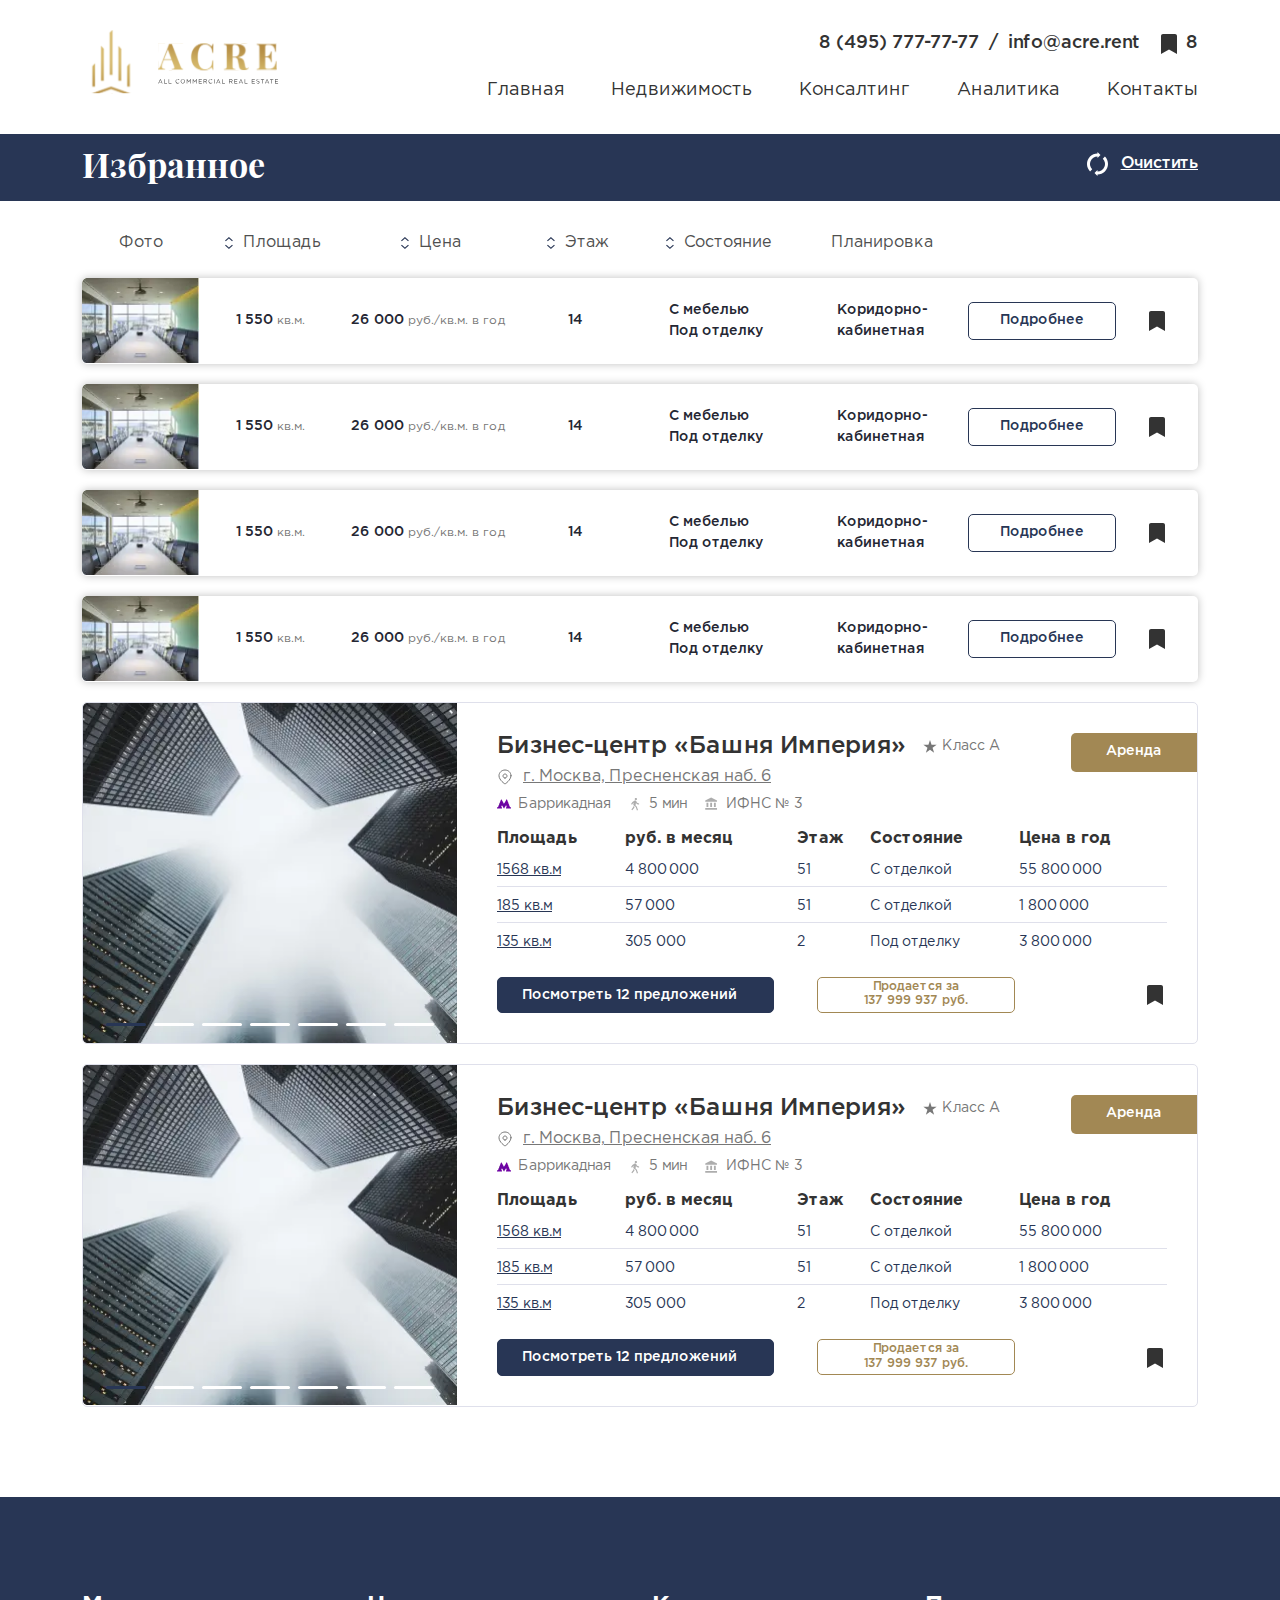
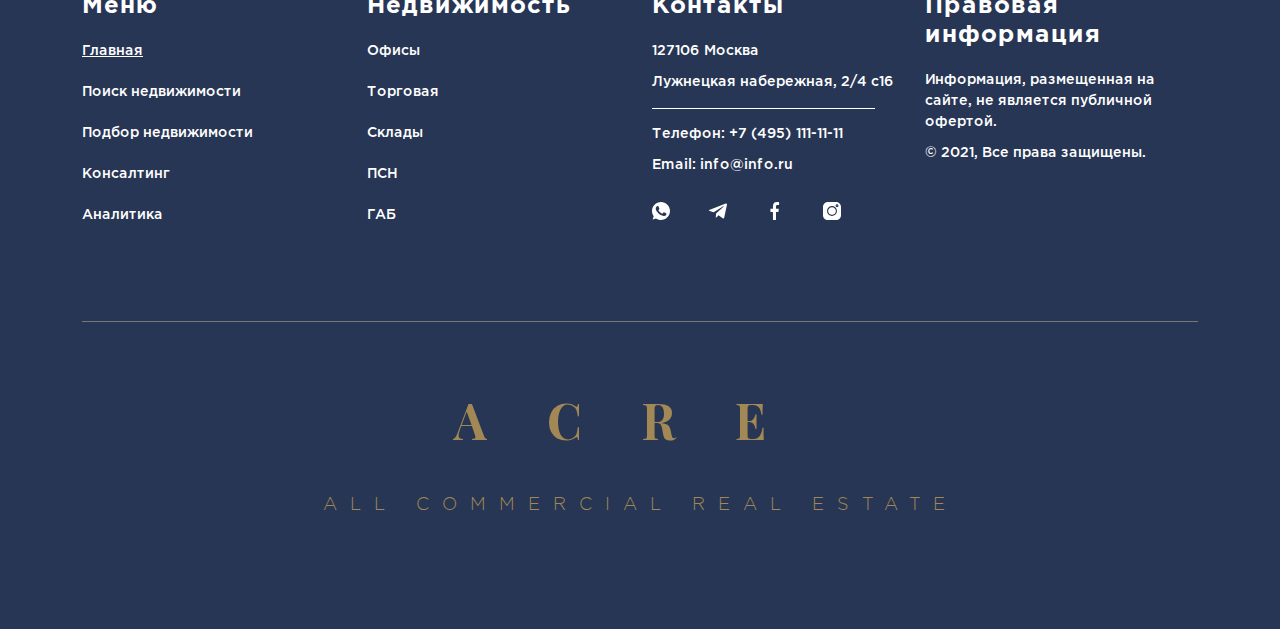
<file: favorites.html>
<!DOCTYPE html>
<html lang="ru">

<head>
	<meta charset="UTF-8">
	<meta http-equiv="X-UA-Compatible" content="IE=edge">
	<meta name="viewport" content="width=device-width, initial-scale=1.0">
	<meta name="robots" content="noindex" />
	<title>Главная</title>
	<link rel="stylesheet" href="css/style.min.css?_v=20240802190254">
</head>

<body>
	<header class="header">
	<div class="container">
		<div class="row">
			<div class="col">
				<img src="img/header/header-logo.svg" alt="Логотип" class="header-logo">
			</div>
			<div class="col">
				<div class="header-info">
					<div class="header-top">
						<a href="tel:84957777777" class="header-top__phone">8 (495) 777-77-77</a>
						<span class="header-top__line">/</span>
						<a href="mailto:info@acre.rent" class="header-top__email">info@acre.rent</a>
						<div class="header-top__icon d-flex align-items-center">
							<svg width="24" height="24" viewBox="0 0 24 24" fill="none" xmlns="http://www.w3.org/2000/svg">
								<path fill-rule="evenodd" clip-rule="evenodd"
									d="M20 22V4C20 2.897 19.103 2 18 2H6C4.897 2 4 2.897 4 4V22L12 17.428L20 22Z"
									fill="#333333" />
							</svg>
							<span class="header-top__number">8</span>
						</div>
					</div>
					<div class="header-bottom">
						<menu class="header-bottom-navigation">
							<a href="#" class="header-bottom-navigation__link">Главная</a>
							<a href="#" class="header-bottom-navigation__link">Недвижимость</a>
							<a href="#" class="header-bottom-navigation__link">Консалтинг</a>
							<a href="#" class="header-bottom-navigation__link">Аналитика</a>
							<a href="#" class="header-bottom-navigation__link">Контакты</a>
						</menu>
					</div>
				</div>
				<div class="header-div">
					<div class="header-burger">
						<span class="header-burger__line"></span>
					</div>
				</div>
			</div>
		</div>
	</div>
</header>
	<main class="main">
		<section class="crumbs">
			<div class="container">
				<div class="row">
					<div class="col-12 d-flex align-items-center justify-content-between">
						<h2 class="crumbs__title section-title">Избранное</h2>
						<a href="#" class="crumbs__clean d-xl-flex d-lg-flex d-md-flex align-items-center d-none">
							<svg width="21" height="24" viewBox="0 0 21 24" fill="none" xmlns="http://www.w3.org/2000/svg">
								<g clip-path="url(#clip0_1196_1242)">
									<path
										d="M7.50003 21L10.499 18V19.5C11.9834 19.5002 13.4344 19.06 14.6685 18.2351C15.9026 17.4102 16.8641 16.2377 17.4315 14.866C17.9988 13.4944 18.1465 11.9852 17.8557 10.5296C17.5649 9.07403 16.8488 7.73742 15.798 6.689L17.912 4.565C18.8924 5.53929 19.67 6.69812 20.2 7.97459C20.73 9.25106 21.0019 10.6199 21 12.002C21 17.8 16.3 22.5 10.502 22.5H10.5V24L7.50003 21ZM3.1148e-05 12C0.00703115 6.204 4.70403 1.507 10.499 1.5H10.5V0L13.5 3L10.5 6V4.5H10.498C9.01368 4.50008 7.56271 4.94051 6.32875 5.76553C5.09479 6.59056 4.13332 7.76309 3.566 9.13476C2.99868 10.5064 2.85103 12.0156 3.14172 13.4712C3.43241 14.9268 4.14839 16.2634 5.19903 17.312L3.08703 19.436C2.10725 18.4675 1.32972 17.314 0.799598 16.0424C0.26948 14.7709 -0.00264656 13.4066 -0.000968852 12.029V11.999V12.001L3.1148e-05 12Z"
										fill="white" />
								</g>
								<defs>
									<clipPath id="clip0_1196_1242">
										<rect width="21" height="24" fill="white" />
									</clipPath>
								</defs>
							</svg>
							<span class="crumbs__text">Очистить</span>
						</a>
					</div>
				</div>
			</div>
		</section>

		<section class="favorites">
			<div class="container">
				<div class="row">
					<div class="col-12">
						<div class="objects__navigation d-flex align-items-center">
							<span
								class="objects__name objects__name_one d-xl-flex align-items-center justify-content-center d-lg-flex d-md-flex d-none">Фото</span>
							<button
								class="objects__wrapper d-flex align-items-center justify-content-center objects__wrapper_one">
								<svg class="objects__icon" width="18" height="16" viewBox="0 0 18 16" fill="none"
									xmlns="http://www.w3.org/2000/svg">
									<path
										d="M8.93485 13.9999L5.02588 10.4999L5.81326 9.79492L8.93485 12.5849L12.0564 9.79492L12.8438 10.4999L8.93485 13.9999Z"
										fill="#283655" />
									<path
										d="M8.93485 2L12.8438 5.5L12.0564 6.205L8.93485 3.415L5.81326 6.205L5.02588 5.5L8.93485 2Z"
										fill="#283655" />
								</svg>
								<span class="objects__name d-block">Площадь</span>
							</button>
							<button
								class="objects__wrapper d-flex align-items-center justify-content-center objects__wrapper_two">
								<svg class="objects__icon" width="18" height="16" viewBox="0 0 18 16" fill="none"
									xmlns="http://www.w3.org/2000/svg">
									<path
										d="M8.93485 13.9999L5.02588 10.4999L5.81326 9.79492L8.93485 12.5849L12.0564 9.79492L12.8438 10.4999L8.93485 13.9999Z"
										fill="#283655" />
									<path
										d="M8.93485 2L12.8438 5.5L12.0564 6.205L8.93485 3.415L5.81326 6.205L5.02588 5.5L8.93485 2Z"
										fill="#283655" />
								</svg>
								<span class="objects__name d-block">Цена</span>
							</button>
							<button
								class="objects__wrapper d-flex align-items-center justify-content-center objects__wrapper_three">
								<svg class="objects__icon" width="18" height="16" viewBox="0 0 18 16" fill="none"
									xmlns="http://www.w3.org/2000/svg">
									<path
										d="M8.93485 13.9999L5.02588 10.4999L5.81326 9.79492L8.93485 12.5849L12.0564 9.79492L12.8438 10.4999L8.93485 13.9999Z"
										fill="#283655" />
									<path
										d="M8.93485 2L12.8438 5.5L12.0564 6.205L8.93485 3.415L5.81326 6.205L5.02588 5.5L8.93485 2Z"
										fill="#283655" />
								</svg>
								<span class="objects__name d-block">Этаж</span>
							</button>
							<button
								class="objects__wrapper d-xl-flex d-lg-flex align-items-center justify-content-center objects__wrapper_four d-none">
								<svg class="objects__icon" width="18" height="16" viewBox="0 0 18 16" fill="none"
									xmlns="http://www.w3.org/2000/svg">
									<path
										d="M8.93485 13.9999L5.02588 10.4999L5.81326 9.79492L8.93485 12.5849L12.0564 9.79492L12.8438 10.4999L8.93485 13.9999Z"
										fill="#283655" />
									<path
										d="M8.93485 2L12.8438 5.5L12.0564 6.205L8.93485 3.415L5.81326 6.205L5.02588 5.5L8.93485 2Z"
										fill="#283655" />
								</svg>
								<span class="objects__name d-block">Состояние</span>
							</button>
							<span
								class="objects__name objects__name_two d-xl-flex d-lg-flex align-items-center justify-content-center d-none">Планировка</span>
						</div>
						<div class="tabs-object__content">
							<div class="objects__card d-flex align-items-center">
								<div class="objects__left d-xl-block d-lg-block d-md-block d-none">
									<div class="objects__box box">
										<picture><source srcset="img/description/preview-1.webp" type="image/webp"><img src="img/description/preview-1.jpg" alt="фото объекта" class="objects__preview"></picture>
									</div>
								</div>
								<div class="objects__center d-flex">
									<span
										class="objects__number objects__number_one d-flex align-items-center justify-content-center">1
										550 <span>кв.м.</span></span>
									<span
										class="objects__number objects__number_two d-flex align-items-center justify-content-center">26
										000 <span>руб./кв.м. в
											год</span></span>
									<span
										class="objects__number objects__number_three d-flex align-items-center justify-content-center">14</span>
									<span
										class="objects__number objects__number_four d-xl-flex d-lg-flex align-items-center justify-content-center d-none">С
										мебелью
										<br>Под отделку</span>
									<span
										class="objects__number objects__number_five d-xl-flex d-lg-flex align-items-center justify-content-center d-none">Коридорно-
										<br>кабинетная</span>
								</div>
								<div class="objects__right d-flex justify-content-between align-items-center">
									<div
										class="objects__button_one d-xl-flex d-lg-flex d-md-flex d-none align-items-center justify-content-center">
										<a href="#" class="objects__btn btn-3">Подробнее</a>
									</div>
									<div
										class="objects__button_two d-xl-flex d-lg-flex d-md-flex d-none align-items-center justify-content-center">
										<button class="objects__save">
											<svg width="24" height="24" viewBox="0 0 24 24" fill="none"
												xmlns="http://www.w3.org/2000/svg">
												<path fill-rule="evenodd" clip-rule="evenodd"
													d="M20 22V4C20 2.897 19.103 2 18 2H6C4.897 2 4 2.897 4 4V22L12 17.428L20 22Z"
													fill="#333333" />
											</svg>
										</button>
									</div>
									<a href="#"
										class="objects__more d-xl-none d-lg-none d-md-none d-flex flex-column align-items-center justify-content-center">
										<svg width="9" height="13" viewBox="0 0 9 13" fill="none"
											xmlns="http://www.w3.org/2000/svg">
											<path d="M1 12L8 6.5L1 1" stroke="white" stroke-linecap="round" />
										</svg>
									</a>
								</div>
							</div>
						</div>
						<div class="tabs-object__content">
							<div class="objects__card d-flex align-items-center">
								<div class="objects__left d-xl-block d-lg-block d-md-block d-none">
									<div class="objects__box box">
										<picture><source srcset="img/description/preview-1.webp" type="image/webp"><img src="img/description/preview-1.jpg" alt="фото объекта" class="objects__preview"></picture>
									</div>
								</div>
								<div class="objects__center d-flex">
									<span
										class="objects__number objects__number_one d-flex align-items-center justify-content-center">1
										550 <span>кв.м.</span></span>
									<span
										class="objects__number objects__number_two d-flex align-items-center justify-content-center">26
										000 <span>руб./кв.м. в
											год</span></span>
									<span
										class="objects__number objects__number_three d-flex align-items-center justify-content-center">14</span>
									<span
										class="objects__number objects__number_four d-xl-flex d-lg-flex align-items-center justify-content-center d-none">С
										мебелью
										<br>Под отделку</span>
									<span
										class="objects__number objects__number_five d-xl-flex d-lg-flex align-items-center justify-content-center d-none">Коридорно-
										<br>кабинетная</span>
								</div>
								<div class="objects__right d-flex justify-content-between align-items-center">
									<div
										class="objects__button_one d-xl-flex d-lg-flex d-md-flex d-none align-items-center justify-content-center">
										<a href="#" class="objects__btn btn-3">Подробнее</a>
									</div>
									<div
										class="objects__button_two d-xl-flex d-lg-flex d-md-flex d-none align-items-center justify-content-center">
										<button class="objects__save">
											<svg width="24" height="24" viewBox="0 0 24 24" fill="none"
												xmlns="http://www.w3.org/2000/svg">
												<path fill-rule="evenodd" clip-rule="evenodd"
													d="M20 22V4C20 2.897 19.103 2 18 2H6C4.897 2 4 2.897 4 4V22L12 17.428L20 22Z"
													fill="#333333" />
											</svg>
										</button>
									</div>
									<a href="#"
										class="objects__more d-xl-none d-lg-none d-md-none d-flex flex-column align-items-center justify-content-center">
										<svg width="9" height="13" viewBox="0 0 9 13" fill="none"
											xmlns="http://www.w3.org/2000/svg">
											<path d="M1 12L8 6.5L1 1" stroke="white" stroke-linecap="round" />
										</svg>
									</a>
								</div>
							</div>
						</div>
						<div class="tabs-object__content">
							<div class="objects__card d-flex align-items-center">
								<div class="objects__left d-xl-block d-lg-block d-md-block d-none">
									<div class="objects__box box">
										<picture><source srcset="img/description/preview-1.webp" type="image/webp"><img src="img/description/preview-1.jpg" alt="фото объекта" class="objects__preview"></picture>
									</div>
								</div>
								<div class="objects__center d-flex">
									<span
										class="objects__number objects__number_one d-flex align-items-center justify-content-center">1
										550 <span>кв.м.</span></span>
									<span
										class="objects__number objects__number_two d-flex align-items-center justify-content-center">26
										000 <span>руб./кв.м. в
											год</span></span>
									<span
										class="objects__number objects__number_three d-flex align-items-center justify-content-center">14</span>
									<span
										class="objects__number objects__number_four d-xl-flex d-lg-flex align-items-center justify-content-center d-none">С
										мебелью
										<br>Под отделку</span>
									<span
										class="objects__number objects__number_five d-xl-flex d-lg-flex align-items-center justify-content-center d-none">Коридорно-
										<br>кабинетная</span>
								</div>
								<div class="objects__right d-flex justify-content-between align-items-center">
									<div
										class="objects__button_one d-xl-flex d-lg-flex d-md-flex d-none align-items-center justify-content-center">
										<a href="#" class="objects__btn btn-3">Подробнее</a>
									</div>
									<div
										class="objects__button_two d-xl-flex d-lg-flex d-md-flex d-none align-items-center justify-content-center">
										<button class="objects__save">
											<svg width="24" height="24" viewBox="0 0 24 24" fill="none"
												xmlns="http://www.w3.org/2000/svg">
												<path fill-rule="evenodd" clip-rule="evenodd"
													d="M20 22V4C20 2.897 19.103 2 18 2H6C4.897 2 4 2.897 4 4V22L12 17.428L20 22Z"
													fill="#333333" />
											</svg>
										</button>
									</div>
									<a href="#"
										class="objects__more d-xl-none d-lg-none d-md-none d-flex flex-column align-items-center justify-content-center">
										<svg width="9" height="13" viewBox="0 0 9 13" fill="none"
											xmlns="http://www.w3.org/2000/svg">
											<path d="M1 12L8 6.5L1 1" stroke="white" stroke-linecap="round" />
										</svg>
									</a>
								</div>
							</div>
						</div>
						<div class="tabs-object__content">
							<div class="objects__card d-flex align-items-center">
								<div class="objects__left d-xl-block d-lg-block d-md-block d-none">
									<div class="objects__box box">
										<picture><source srcset="img/description/preview-1.webp" type="image/webp"><img src="img/description/preview-1.jpg" alt="фото объекта" class="objects__preview"></picture>
									</div>
								</div>
								<div class="objects__center d-flex">
									<span
										class="objects__number objects__number_one d-flex align-items-center justify-content-center">1
										550 <span>кв.м.</span></span>
									<span
										class="objects__number objects__number_two d-flex align-items-center justify-content-center">26
										000 <span>руб./кв.м. в
											год</span></span>
									<span
										class="objects__number objects__number_three d-flex align-items-center justify-content-center">14</span>
									<span
										class="objects__number objects__number_four d-xl-flex d-lg-flex align-items-center justify-content-center d-none">С
										мебелью
										<br>Под отделку</span>
									<span
										class="objects__number objects__number_five d-xl-flex d-lg-flex align-items-center justify-content-center d-none">Коридорно-
										<br>кабинетная</span>
								</div>
								<div class="objects__right d-flex justify-content-between align-items-center">
									<div
										class="objects__button_one d-xl-flex d-lg-flex d-md-flex d-none align-items-center justify-content-center">
										<a href="#" class="objects__btn btn-3">Подробнее</a>
									</div>
									<div
										class="objects__button_two d-xl-flex d-lg-flex d-md-flex d-none align-items-center justify-content-center">
										<button class="objects__save">
											<svg width="24" height="24" viewBox="0 0 24 24" fill="none"
												xmlns="http://www.w3.org/2000/svg">
												<path fill-rule="evenodd" clip-rule="evenodd"
													d="M20 22V4C20 2.897 19.103 2 18 2H6C4.897 2 4 2.897 4 4V22L12 17.428L20 22Z"
													fill="#333333" />
											</svg>
										</button>
									</div>
									<a href="#"
										class="objects__more d-xl-none d-lg-none d-md-none d-flex flex-column align-items-center justify-content-center">
										<svg width="9" height="13" viewBox="0 0 9 13" fill="none"
											xmlns="http://www.w3.org/2000/svg">
											<path d="M1 12L8 6.5L1 1" stroke="white" stroke-linecap="round" />
										</svg>
									</a>
								</div>
							</div>
						</div>
					</div>
				</div>
				<div class="row">
					<div class="col-12">
						<div
							class="search__card d-flex justify-content-xl-between justify-content-lg-between justify-content-md-between flex-xl-row flex-lg-row flex-md-row flex-column">
							<div class="swiper search-swiper">
								<div class="swiper-wrapper search-wrapper">
									<div class="search-slide swiper-slide">
										<div class="box search__box">
											<picture><source srcset="img/search/photo-1.webp" type="image/webp"><img src="img/search/photo-1.jpg" alt="фото объекта" class="search__image"></picture>
										</div>
									</div>
									<div class="search-slide swiper-slide">
										<div class="box search__box">
											<picture><source srcset="img/search/photo-1.webp" type="image/webp"><img src="img/search/photo-1.jpg" alt="фото объекта" class="search__image"></picture>
										</div>
									</div>
									<div class="search-slide swiper-slide">
										<div class="box search__box">
											<picture><source srcset="img/search/photo-1.webp" type="image/webp"><img src="img/search/photo-1.jpg" alt="фото объекта" class="search__image"></picture>
										</div>
									</div>
									<div class="search-slide swiper-slide">
										<div class="box search__box">
											<picture><source srcset="img/search/photo-1.webp" type="image/webp"><img src="img/search/photo-1.jpg" alt="фото объекта" class="search__image"></picture>
										</div>
									</div>
									<div class="search-slide swiper-slide">
										<div class="box search__box">
											<picture><source srcset="img/search/photo-1.webp" type="image/webp"><img src="img/search/photo-1.jpg" alt="фото объекта" class="search__image"></picture>
										</div>
									</div>
									<div class="search-slide swiper-slide">
										<div class="box search__box">
											<picture><source srcset="img/search/photo-1.webp" type="image/webp"><img src="img/search/photo-1.jpg" alt="фото объекта" class="search__image"></picture>
										</div>
									</div>
									<div class="search-slide swiper-slide">
										<div class="box search__box">
											<picture><source srcset="img/search/photo-1.webp" type="image/webp"><img src="img/search/photo-1.jpg" alt="фото объекта" class="search__image"></picture>
										</div>
									</div>
								</div>
								<div class="swiper-pagination search-pagination"></div>
							</div>
							<div class="search__info d-flex flex-column">
								<div class="search__mark d-xl-block d-none">
									<span class="search__desc">Аренда</span>
								</div>
								<div
									class="search__header d-flex flex-xl-row flex-lg-row flex-column align-items-xl-center align-items-lg-center align-items-start">
									<h3 class="search__sub subtitle">Бизнес-центр «Башня Империя»</h3>
									<div class="search__category d-flex align-items-center">
										<svg width="14" height="13" viewBox="0 0 14 13" fill="none"
											xmlns="http://www.w3.org/2000/svg">
											<path
												d="M7 0L8.5716 4.83688H13.6574L9.5429 7.82624L11.1145 12.6631L7 9.67376L2.8855 12.6631L4.4571 7.82624L0.342604 4.83688H5.4284L7 0Z"
												fill="#777777" />
										</svg>
										<span class="search__class d-block">Класс А</span>
									</div>
								</div>
								<div class="search__location d-flex align-items-center">
									<svg width="16" height="16" viewBox="0 0 16 16" fill="none"
										xmlns="http://www.w3.org/2000/svg">
										<path
											d="M14 6.72727C14 11.1818 8 15 8 15C8 15 2 11.1818 2 6.72727C2 5.20831 2.63214 3.75155 3.75736 2.67748C4.88258 1.60341 6.4087 1 8 1C9.5913 1 11.1174 1.60341 12.2426 2.67748C13.3679 3.75155 14 5.20831 14 6.72727Z"
											stroke="#777777" stroke-linecap="round" stroke-linejoin="round" />
										<path
											d="M8 9C9.10457 9 10 8.10457 10 7C10 5.89543 9.10457 5 8 5C6.89543 5 6 5.89543 6 7C6 8.10457 6.89543 9 8 9Z"
											stroke="#777777" stroke-linecap="round" stroke-linejoin="round" />
									</svg>
									<span class="search__adress d-block">г. Москва, Пресненская наб. 6</span>
								</div>
								<div class="search__information d-flex align-items-center">
									<div class="search__metro d-flex align-items-center">
										<picture><source srcset="img/search/metro.webp" type="image/webp"><img src="img/search/metro.png" alt="станция метро"></picture>
										<span class="search__name d-block">Баррикадная</span>
									</div>
									<div class="search__metro d-flex align-items-center">
										<svg width="14" height="14" viewBox="0 0 14 14" fill="none"
											xmlns="http://www.w3.org/2000/svg">
											<path
												d="M4.44322 5.082L6.31281 3.724C6.52268 3.57041 6.77796 3.49155 7.03789 3.5C7.35493 3.50791 7.66164 3.6144 7.91537 3.80467C8.1691 3.99494 8.35724 4.25953 8.45364 4.56167C8.56214 4.90175 8.66131 5.13158 8.75114 5.25117C9.02257 5.6133 9.37467 5.90719 9.7795 6.1095C10.1843 6.31181 10.6307 6.41698 11.0833 6.41667V7.58333C10.4809 7.58399 9.88583 7.45108 9.34095 7.19417C8.79607 6.93726 8.31492 6.56275 7.93214 6.09758L7.52556 8.40467L8.72781 9.41383L10.0246 12.9768L8.92789 13.3758L7.73789 10.1068L5.76039 8.44725C5.59811 8.31621 5.47392 8.14405 5.40077 7.94871C5.32762 7.75337 5.30818 7.54199 5.34447 7.33658L5.64139 5.65367L5.24647 5.94067L4.00572 7.64867L3.06189 6.96267L4.43331 5.075L4.44322 5.082ZM7.87497 3.20833C7.56555 3.20833 7.26881 3.08542 7.05002 2.86662C6.83122 2.64783 6.70831 2.35109 6.70831 2.04167C6.70831 1.73225 6.83122 1.4355 7.05002 1.21671C7.26881 0.997916 7.56555 0.875 7.87497 0.875C8.18439 0.875 8.48114 0.997916 8.69993 1.21671C8.91872 1.4355 9.04164 1.73225 9.04164 2.04167C9.04164 2.35109 8.91872 2.64783 8.69993 2.86662C8.48114 3.08542 8.18439 3.20833 7.87497 3.20833ZM6.14131 10.8973L4.26647 13.1314L3.37281 12.3818L5.10881 10.3133L5.54397 9.04167L6.58872 9.91667L6.14131 10.8973Z"
												fill="#ADADAD" />
										</svg>
										<span class="search__name d-block">5 мин</span>
									</div>
									<div class="search__metro d-flex align-items-center">
										<svg width="15" height="14" viewBox="0 0 15 14" fill="none"
											xmlns="http://www.w3.org/2000/svg">
											<path
												d="M2.48222 5.8335V9.91683H4.34393V5.8335H2.48222ZM6.20563 5.8335V9.91683H8.06733V5.8335H6.20563ZM1.24109 12.8335H13.0319V11.0835H1.24109V12.8335ZM9.92903 5.8335V9.91683H11.7907V5.8335H9.92903ZM7.13648 0.583496L1.24109 3.50016V4.66683H13.0319V3.50016L7.13648 0.583496Z"
												fill="#ADADAD" />
										</svg>
										<span class="search__name d-block">ИФНС № 3</span>
									</div>
								</div>
								<table class="search__table">
									<tr>
										<th class="search__title">Площадь</th>
										<th class="search__title">руб. в месяц</th>
										<th class="search__title">Этаж</th>
										<th class="search__title d-xl-table-cell d-lg-table-cell d-none">Состояние</th>
										<th class="search__title d-xl-table-cell d-lg-table-cell d-none">Цена в год</th>
									</tr>
									<tr class="search__stroke">
										<td class="search__text">1568 кв.м</td>
										<td class="search__text">4 800 000</td>
										<td class="search__text">51</td>
										<td class="search__text d-xl-table-cell d-lg-table-cell d-none">С отделкой</td>
										<td class="search__text d-xl-table-cell d-lg-table-cell  d-none">55 800 000</td>
									</tr>
									<tr class="search__stroke">
										<td class="search__text">185 кв.м</td>
										<td class="search__text">57 000</td>
										<td class="search__text">51</td>
										<td class="search__text d-xl-table-cell d-lg-table-cell  d-none">С отделкой</td>
										<td class="search__text d-xl-table-cell d-lg-table-cell d-none">1 800 000</td>
									</tr>
									<tr class="search__stroke">
										<td class="search__text">135 кв.м</td>
										<td class="search__text">305 000</td>
										<td class="search__text">2</td>
										<td class="search__text d-xl-table-cell d-lg-table-cell  d-none">Под отделку</td>
										<td class="search__text d-xl-table-cell d-lg-table-cell d-none">3 800 000</td>
									</tr>
								</table>
								<div
									class="search__buttons d-flex align-items-center justify-content-xl-between justify-content-lg-between justify-content-md-between justify-content-center">
									<a href="#" class="search__btn text-center btn-2">Посмотреть 12 предложений</a>
									<div class="search__price text-center">
										<span class="d-block text-center">Продается за 137 999 937 руб.</span>
									</div>
									<button class="search__save">
										<svg width="24" height="24" viewBox="0 0 24 24" fill="none"
											xmlns="http://www.w3.org/2000/svg">
											<path fill-rule="evenodd" clip-rule="evenodd"
												d="M20 22V4C20 2.897 19.103 2 18 2H6C4.897 2 4 2.897 4 4V22L12 17.428L20 22Z"
												fill="#333333" />
										</svg>
									</button>
								</div>
							</div>
						</div>
						<div
							class="search__card d-flex justify-content-xl-between justify-content-lg-between justify-content-md-between flex-xl-row flex-lg-row flex-md-row flex-column">
							<div class="swiper search-swiper">
								<div class="swiper-wrapper search-wrapper">
									<div class="search-slide swiper-slide">
										<div class="box search__box">
											<picture><source srcset="img/search/photo-1.webp" type="image/webp"><img src="img/search/photo-1.jpg" alt="фото объекта" class="search__image"></picture>
										</div>
									</div>
									<div class="search-slide swiper-slide">
										<div class="box search__box">
											<picture><source srcset="img/search/photo-1.webp" type="image/webp"><img src="img/search/photo-1.jpg" alt="фото объекта" class="search__image"></picture>
										</div>
									</div>
									<div class="search-slide swiper-slide">
										<div class="box search__box">
											<picture><source srcset="img/search/photo-1.webp" type="image/webp"><img src="img/search/photo-1.jpg" alt="фото объекта" class="search__image"></picture>
										</div>
									</div>
									<div class="search-slide swiper-slide">
										<div class="box search__box">
											<picture><source srcset="img/search/photo-1.webp" type="image/webp"><img src="img/search/photo-1.jpg" alt="фото объекта" class="search__image"></picture>
										</div>
									</div>
									<div class="search-slide swiper-slide">
										<div class="box search__box">
											<picture><source srcset="img/search/photo-1.webp" type="image/webp"><img src="img/search/photo-1.jpg" alt="фото объекта" class="search__image"></picture>
										</div>
									</div>
									<div class="search-slide swiper-slide">
										<div class="box search__box">
											<picture><source srcset="img/search/photo-1.webp" type="image/webp"><img src="img/search/photo-1.jpg" alt="фото объекта" class="search__image"></picture>
										</div>
									</div>
									<div class="search-slide swiper-slide">
										<div class="box search__box">
											<picture><source srcset="img/search/photo-1.webp" type="image/webp"><img src="img/search/photo-1.jpg" alt="фото объекта" class="search__image"></picture>
										</div>
									</div>
								</div>
								<div class="swiper-pagination search-pagination"></div>
							</div>
							<div class="search__info d-flex flex-column">
								<div class="search__mark d-xl-block d-none">
									<span class="search__desc">Аренда</span>
								</div>
								<div
									class="search__header d-flex flex-xl-row flex-lg-row flex-column align-items-xl-center align-items-lg-center align-items-start">
									<h3 class="search__sub subtitle">Бизнес-центр «Башня Империя»</h3>
									<div class="search__category d-flex align-items-center">
										<svg width="14" height="13" viewBox="0 0 14 13" fill="none"
											xmlns="http://www.w3.org/2000/svg">
											<path
												d="M7 0L8.5716 4.83688H13.6574L9.5429 7.82624L11.1145 12.6631L7 9.67376L2.8855 12.6631L4.4571 7.82624L0.342604 4.83688H5.4284L7 0Z"
												fill="#777777" />
										</svg>
										<span class="search__class d-block">Класс А</span>
									</div>
								</div>
								<div class="search__location d-flex align-items-center">
									<svg width="16" height="16" viewBox="0 0 16 16" fill="none"
										xmlns="http://www.w3.org/2000/svg">
										<path
											d="M14 6.72727C14 11.1818 8 15 8 15C8 15 2 11.1818 2 6.72727C2 5.20831 2.63214 3.75155 3.75736 2.67748C4.88258 1.60341 6.4087 1 8 1C9.5913 1 11.1174 1.60341 12.2426 2.67748C13.3679 3.75155 14 5.20831 14 6.72727Z"
											stroke="#777777" stroke-linecap="round" stroke-linejoin="round" />
										<path
											d="M8 9C9.10457 9 10 8.10457 10 7C10 5.89543 9.10457 5 8 5C6.89543 5 6 5.89543 6 7C6 8.10457 6.89543 9 8 9Z"
											stroke="#777777" stroke-linecap="round" stroke-linejoin="round" />
									</svg>
									<span class="search__adress d-block">г. Москва, Пресненская наб. 6</span>
								</div>
								<div class="search__information d-flex align-items-center">
									<div class="search__metro d-flex align-items-center">
										<picture><source srcset="img/search/metro.webp" type="image/webp"><img src="img/search/metro.png" alt="станция метро"></picture>
										<span class="search__name d-block">Баррикадная</span>
									</div>
									<div class="search__metro d-flex align-items-center">
										<svg width="14" height="14" viewBox="0 0 14 14" fill="none"
											xmlns="http://www.w3.org/2000/svg">
											<path
												d="M4.44322 5.082L6.31281 3.724C6.52268 3.57041 6.77796 3.49155 7.03789 3.5C7.35493 3.50791 7.66164 3.6144 7.91537 3.80467C8.1691 3.99494 8.35724 4.25953 8.45364 4.56167C8.56214 4.90175 8.66131 5.13158 8.75114 5.25117C9.02257 5.6133 9.37467 5.90719 9.7795 6.1095C10.1843 6.31181 10.6307 6.41698 11.0833 6.41667V7.58333C10.4809 7.58399 9.88583 7.45108 9.34095 7.19417C8.79607 6.93726 8.31492 6.56275 7.93214 6.09758L7.52556 8.40467L8.72781 9.41383L10.0246 12.9768L8.92789 13.3758L7.73789 10.1068L5.76039 8.44725C5.59811 8.31621 5.47392 8.14405 5.40077 7.94871C5.32762 7.75337 5.30818 7.54199 5.34447 7.33658L5.64139 5.65367L5.24647 5.94067L4.00572 7.64867L3.06189 6.96267L4.43331 5.075L4.44322 5.082ZM7.87497 3.20833C7.56555 3.20833 7.26881 3.08542 7.05002 2.86662C6.83122 2.64783 6.70831 2.35109 6.70831 2.04167C6.70831 1.73225 6.83122 1.4355 7.05002 1.21671C7.26881 0.997916 7.56555 0.875 7.87497 0.875C8.18439 0.875 8.48114 0.997916 8.69993 1.21671C8.91872 1.4355 9.04164 1.73225 9.04164 2.04167C9.04164 2.35109 8.91872 2.64783 8.69993 2.86662C8.48114 3.08542 8.18439 3.20833 7.87497 3.20833ZM6.14131 10.8973L4.26647 13.1314L3.37281 12.3818L5.10881 10.3133L5.54397 9.04167L6.58872 9.91667L6.14131 10.8973Z"
												fill="#ADADAD" />
										</svg>
										<span class="search__name d-block">5 мин</span>
									</div>
									<div class="search__metro d-flex align-items-center">
										<svg width="15" height="14" viewBox="0 0 15 14" fill="none"
											xmlns="http://www.w3.org/2000/svg">
											<path
												d="M2.48222 5.8335V9.91683H4.34393V5.8335H2.48222ZM6.20563 5.8335V9.91683H8.06733V5.8335H6.20563ZM1.24109 12.8335H13.0319V11.0835H1.24109V12.8335ZM9.92903 5.8335V9.91683H11.7907V5.8335H9.92903ZM7.13648 0.583496L1.24109 3.50016V4.66683H13.0319V3.50016L7.13648 0.583496Z"
												fill="#ADADAD" />
										</svg>
										<span class="search__name d-block">ИФНС № 3</span>
									</div>
								</div>
								<table class="search__table">
									<tr>
										<th class="search__title">Площадь</th>
										<th class="search__title">руб. в месяц</th>
										<th class="search__title">Этаж</th>
										<th class="search__title d-xl-table-cell d-lg-table-cell d-none">Состояние</th>
										<th class="search__title d-xl-table-cell d-lg-table-cell d-none">Цена в год</th>
									</tr>
									<tr class="search__stroke">
										<td class="search__text">1568 кв.м</td>
										<td class="search__text">4 800 000</td>
										<td class="search__text">51</td>
										<td class="search__text d-xl-table-cell d-lg-table-cell d-none">С отделкой</td>
										<td class="search__text d-xl-table-cell d-lg-table-cell  d-none">55 800 000</td>
									</tr>
									<tr class="search__stroke">
										<td class="search__text">185 кв.м</td>
										<td class="search__text">57 000</td>
										<td class="search__text">51</td>
										<td class="search__text d-xl-table-cell d-lg-table-cell  d-none">С отделкой</td>
										<td class="search__text d-xl-table-cell d-lg-table-cell d-none">1 800 000</td>
									</tr>
									<tr class="search__stroke">
										<td class="search__text">135 кв.м</td>
										<td class="search__text">305 000</td>
										<td class="search__text">2</td>
										<td class="search__text d-xl-table-cell d-lg-table-cell  d-none">Под отделку</td>
										<td class="search__text d-xl-table-cell d-lg-table-cell d-none">3 800 000</td>
									</tr>
								</table>
								<div
									class="search__buttons d-flex align-items-center justify-content-xl-between justify-content-lg-between justify-content-md-between justify-content-center">
									<a href="#" class="search__btn text-center btn-2">Посмотреть 12 предложений</a>
									<div class="search__price text-center">
										<span class="d-block text-center">Продается за 137 999 937 руб.</span>
									</div>
									<button class="search__save">
										<svg width="24" height="24" viewBox="0 0 24 24" fill="none"
											xmlns="http://www.w3.org/2000/svg">
											<path fill-rule="evenodd" clip-rule="evenodd"
												d="M20 22V4C20 2.897 19.103 2 18 2H6C4.897 2 4 2.897 4 4V22L12 17.428L20 22Z"
												fill="#333333" />
										</svg>
									</button>
								</div>
							</div>
						</div>
					</div>
				</div>
			</div>
		</section>
	</main>
	<footer class="footer">
	<div class="container">
		<div
			class="row d-flex justify-space-xl-between align-items-xl-start justify-space-lg-between align-items-lg-start justify-space-md-between align-items-md-start justify-space-center align-items-center">
			<div
				class="col-xl-3 col-lg-4 col-md-4 col-12 text-center d-flex flex-column align-items-xl-start align-items-lg-start align-items-md-start align-items-center text-xl-start text-lg-start text-md-start">
				<h3 class="footer__title">Меню</h3>
				<ul class="footer-menu">
					<li class="footer-menu__item">
						<a href="#" class="footer-menu__link footer-menu__link_u">Главная</a>
					</li>
					<li class="footer-menu__item">
						<a href="#" class="footer-menu__link">Поиск недвижимости</a>
					</li>
					<li class="footer-menu__item">
						<a href="#" class="footer-menu__link">Подбор недвижимости</a>
					</li>
					<li class="footer-menu__item">
						<a href="#" class="footer-menu__link">Консалтинг</a>
					</li>
					<li class="footer-menu__item">
						<a href="#" class="footer-menu__link">Аналитика</a>
					</li>
				</ul>
			</div>
			<div class="col-xl-3 d-xl-block d-none">
				<h3 class="footer__title">Недвижимость</h3>
				<ul class="footer-menu">
					<li class="footer-menu__item">
						<a href="#" class="footer-menu__link">Офисы</a>
					</li>
					<li class="footer-menu__item">
						<a href="#" class="footer-menu__link">Торговая</a>
					</li>
					<li class="footer-menu__item">
						<a href="#" class="footer-menu__link">Склады</a>
					</li>
					<li class="footer-menu__item">
						<a href="#" class="footer-menu__link">ПСН</a>
					</li>
					<li class="footer-menu__item">
						<a href="#" class="footer-menu__link">ГАБ</a>
					</li>
				</ul>
			</div>
			<div
				class="footer__column col-xl-3 col-lg-4 col-md-4 col-12 text-center d-flex flex-column align-items-xl-start align-items-lg-start align-items-md-start align-items-center text-xl-start text-lg-start text-md-start">
				<h3 class="footer__title">Контакты</h3>
				<div class="footer__block">
					<span class="footer__contact d-block">127106 Москва</span>
					<span class="footer__contact d-block">Лужнецкая набережная, 2/4 с16</span>
				</div>
				<div class="footer__line"></div>
				<div class="footer__block">
					<span class="footer__contact d-block">Телефон: <a href="tel:+74951111111">+7 (495) 111-11-11</a></span>
					<span class="footer__contact d-block">Email: <a href="mailto:info@info.ru">info@info.ru</a></span>
				</div>
				<div class="footer__social">
					<a href="#" class="footer__icon">
						<svg width="18" height="18" viewBox="0 0 18 18" fill="none" xmlns="http://www.w3.org/2000/svg">
							<path
								d="M9.00225 0H8.99775C4.03538 0 0 4.0365 0 9C0 10.9688 0.6345 12.7935 1.71337 14.2751L0.59175 17.6186L4.05113 16.5128C5.47425 17.4555 7.17188 18 9.00225 18C13.9646 18 18 13.9624 18 9C18 4.03763 13.9646 0 9.00225 0ZM14.2391 12.7091C14.022 13.3223 13.1602 13.8307 12.4729 13.9792C12.0026 14.0794 11.3884 14.1593 9.32063 13.302C6.67575 12.2063 4.9725 9.51862 4.83975 9.34425C4.71263 9.16988 3.771 7.92112 3.771 6.62963C3.771 5.33813 4.42688 4.70925 4.69125 4.43925C4.90838 4.21763 5.26725 4.11637 5.6115 4.11637C5.72288 4.11637 5.823 4.122 5.913 4.1265C6.17737 4.13775 6.31012 4.1535 6.4845 4.57088C6.70162 5.094 7.23037 6.3855 7.29338 6.51825C7.3575 6.651 7.42163 6.831 7.33162 7.00538C7.24725 7.18538 7.173 7.26525 7.04025 7.41825C6.9075 7.57125 6.7815 7.68825 6.64875 7.8525C6.52725 7.99538 6.39 8.14838 6.543 8.41275C6.696 8.6715 7.22475 9.53437 8.00325 10.2274C9.00787 11.1217 9.82237 11.4075 10.1137 11.529C10.3309 11.619 10.5896 11.5976 10.7483 11.4289C10.9496 11.2118 11.1982 10.8518 11.4514 10.4974C11.6314 10.2431 11.8586 10.2116 12.0971 10.3016C12.3401 10.386 13.626 11.0216 13.8904 11.1532C14.1547 11.286 14.3291 11.349 14.3932 11.4604C14.4562 11.5718 14.4562 12.0949 14.2391 12.7091Z"
								fill="white" />
						</svg>
					</a>
					<a href="#" class="footer__icon">
						<svg width="18" height="18" viewBox="0 0 18 18" fill="none" xmlns="http://www.w3.org/2000/svg">
							<g clip-path="url(#clip0_1630_2360)">
								<path
									d="M7.06276 11.3861L6.76501 15.5741C7.19101 15.5741 7.37551 15.3911 7.59676 15.1713L9.59401 13.2626L13.7325 16.2933C14.4915 16.7163 15.0263 16.4936 15.231 15.5951L17.9475 2.86605L17.9483 2.8653C18.189 1.7433 17.5425 1.30455 16.803 1.5798L0.835511 7.69305C-0.254239 8.11605 -0.237739 8.72355 0.650261 8.9988L4.73251 10.2686L14.2148 4.3353C14.661 4.0398 15.0668 4.2033 14.733 4.4988L7.06276 11.3861Z"
									fill="white" />
							</g>
							<defs>
								<clipPath id="clip0_1630_2360">
									<rect width="18" height="18" fill="white" />
								</clipPath>
							</defs>
						</svg>
					</a>
					<a href="#" class="footer__icon">
						<svg width="18" height="18" viewBox="0 0 18 18" fill="none" xmlns="http://www.w3.org/2000/svg">
							<g clip-path="url(#clip0_1630_2358)">
								<path
									d="M11.4978 2.98875H13.0726V0.12675C12.8009 0.08775 11.8666 0 10.7784 0C8.50784 0 6.95246 1.49025 6.95246 4.22925V6.75H4.4469V9.9495H6.95246V18H10.0244V9.95025H12.4286L12.8103 6.75075H10.0237V4.5465C10.0244 3.62175 10.263 2.98875 11.4978 2.98875Z"
									fill="white" />
							</g>
							<defs>
								<clipPath id="clip0_1630_2358">
									<rect width="17.25" height="18" fill="white" />
								</clipPath>
							</defs>
						</svg>
					</a>
					<a href="#" class="footer__icon">
						<svg width="18" height="18" viewBox="0 0 18 18" fill="none" xmlns="http://www.w3.org/2000/svg">
							<path
								d="M13.1275 0H4.87243C2.18573 0 0 2.18573 0 4.87243V13.1277C0 15.8142 2.18573 18 4.87243 18H13.1277C15.8142 18 18 15.8142 18 13.1277V4.87243C18 2.18573 15.8142 0 13.1275 0V0ZM8.99998 13.9217C6.28609 13.9217 4.07825 11.7139 4.07825 8.99998C4.07825 6.28609 6.28609 4.07825 8.99998 4.07825C11.7139 4.07825 13.9217 6.28609 13.9217 8.99998C13.9217 11.7139 11.7139 13.9217 8.99998 13.9217ZM14.0394 5.23896C13.2374 5.23896 12.5851 4.58665 12.5851 3.78465C12.5851 2.98265 13.2374 2.3302 14.0394 2.3302C14.8414 2.3302 15.4939 2.98265 15.4939 3.78465C15.4939 4.58665 14.8414 5.23896 14.0394 5.23896Z"
								fill="white" />
							<path
								d="M9.00004 5.13379C6.86815 5.13379 5.13354 6.86825 5.13354 9.00028C5.13354 11.1322 6.86815 12.8668 9.00004 12.8668C11.1321 12.8668 12.8665 11.1322 12.8665 9.00028C12.8665 6.86825 11.1321 5.13379 9.00004 5.13379Z"
								fill="white" />
							<path
								d="M14.0395 3.38574C13.8195 3.38574 13.6404 3.56482 13.6404 3.78482C13.6404 4.00482 13.8195 4.1839 14.0395 4.1839C14.2596 4.1839 14.4387 4.00496 14.4387 3.78482C14.4387 3.56468 14.2596 3.38574 14.0395 3.38574Z"
								fill="white" />
						</svg>
					</a>
				</div>
			</div>
			<div
				class="footer__column col-xl-3 p-xl-0 p-lg-0 col-lg-4 col-md-4 col-12 text-center d-flex flex-column align-items-xl-start align-items-lg-start align-items-md-start align-items-center text-xl-start text-lg-start text-md-start">
				<h3 class="footer__title">Правовая информация</h3>
				<span class="footer__contact d-block">Информация, размещенная на сайте,
					не является публичной офертой.</span>
				<span class="footer__contact d-block">© 2021, Все права защищены.</span>
			</div>
		</div>
		<div class="row">
			<div class="col-12">
				<div class="footer__lines"></div>
			</div>
		</div>
		<div class="row">
			<div class="col-12">
				<div class="footer__logo d-flex align-items-center justify-content-center flex-column text-center">
					<span class="footer__logotyp d-block">ACRE</span>
					<span class="footer__sub">All Commercial real estate</span>
				</div>
			</div>
		</div>
	</div>
</footer>
	<script src="js/app.min.js?_v=20240802190254"></script>
</body>

</html>
</file>
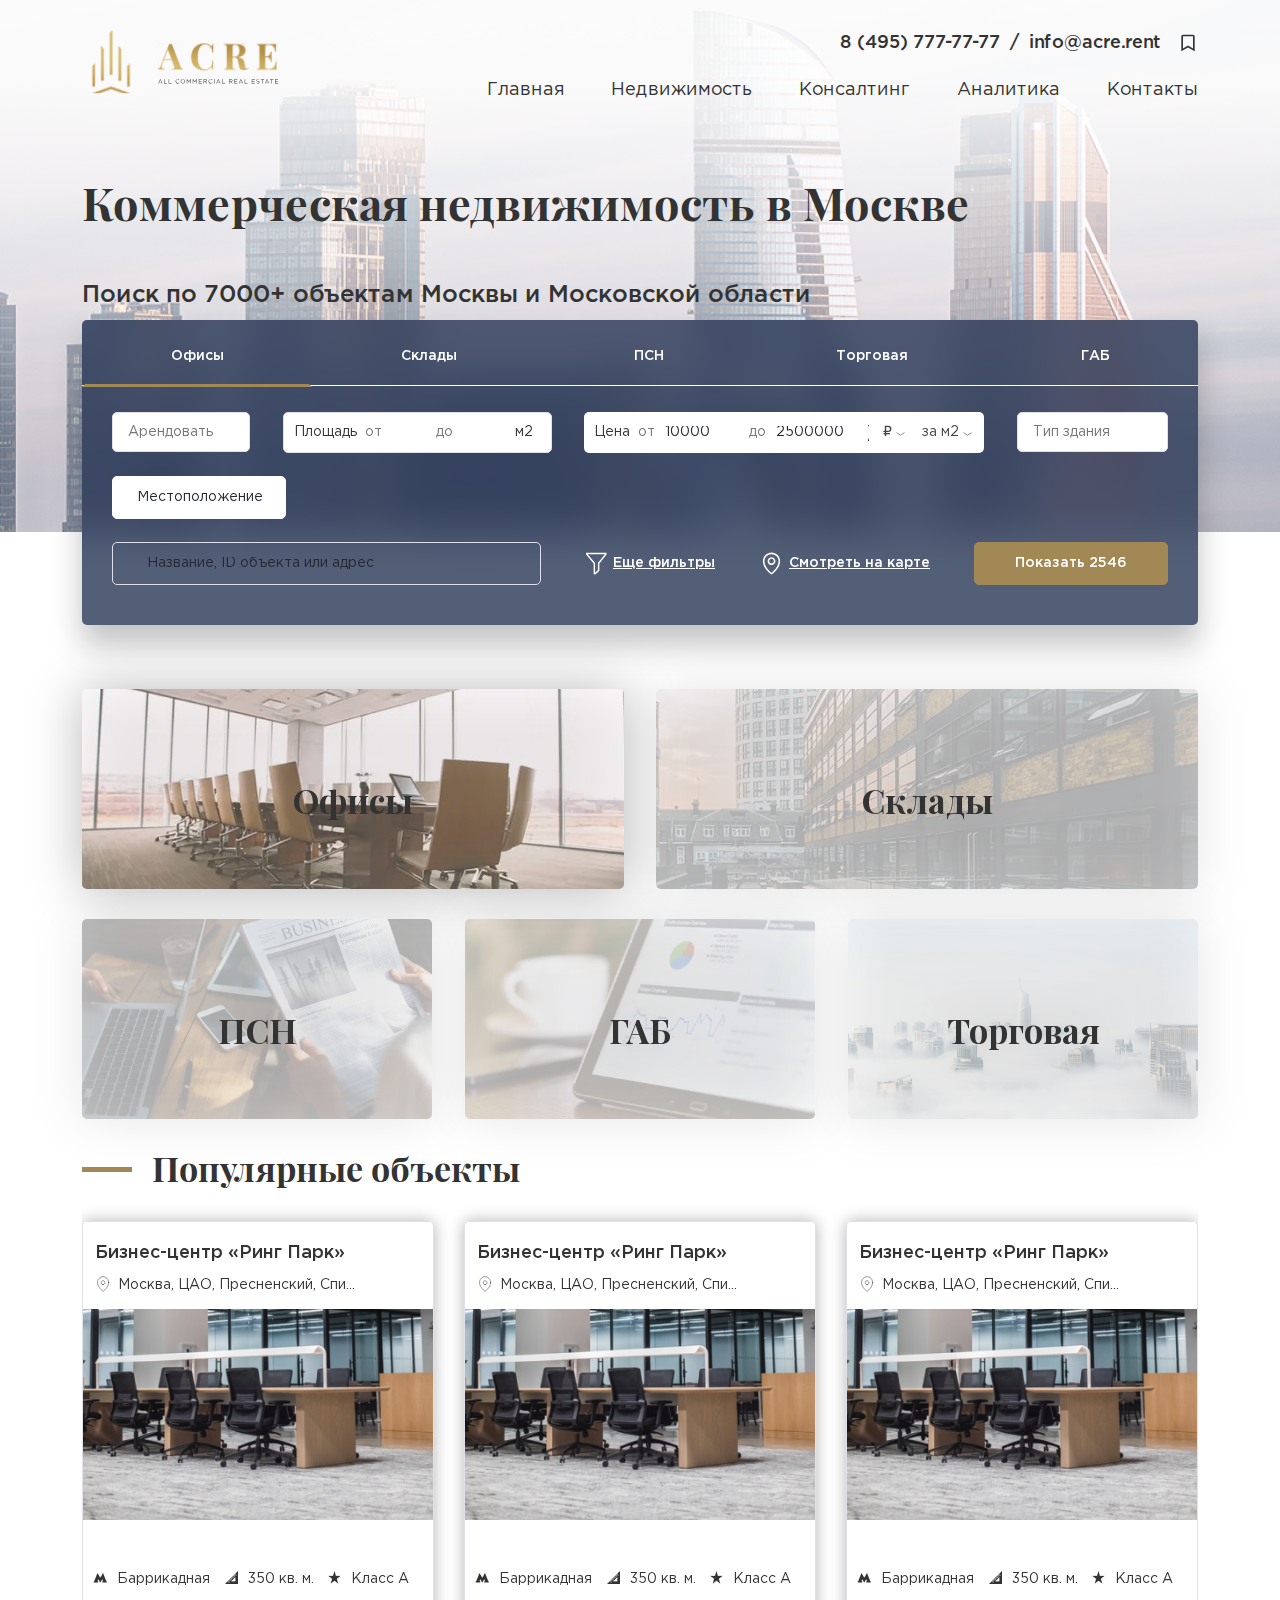
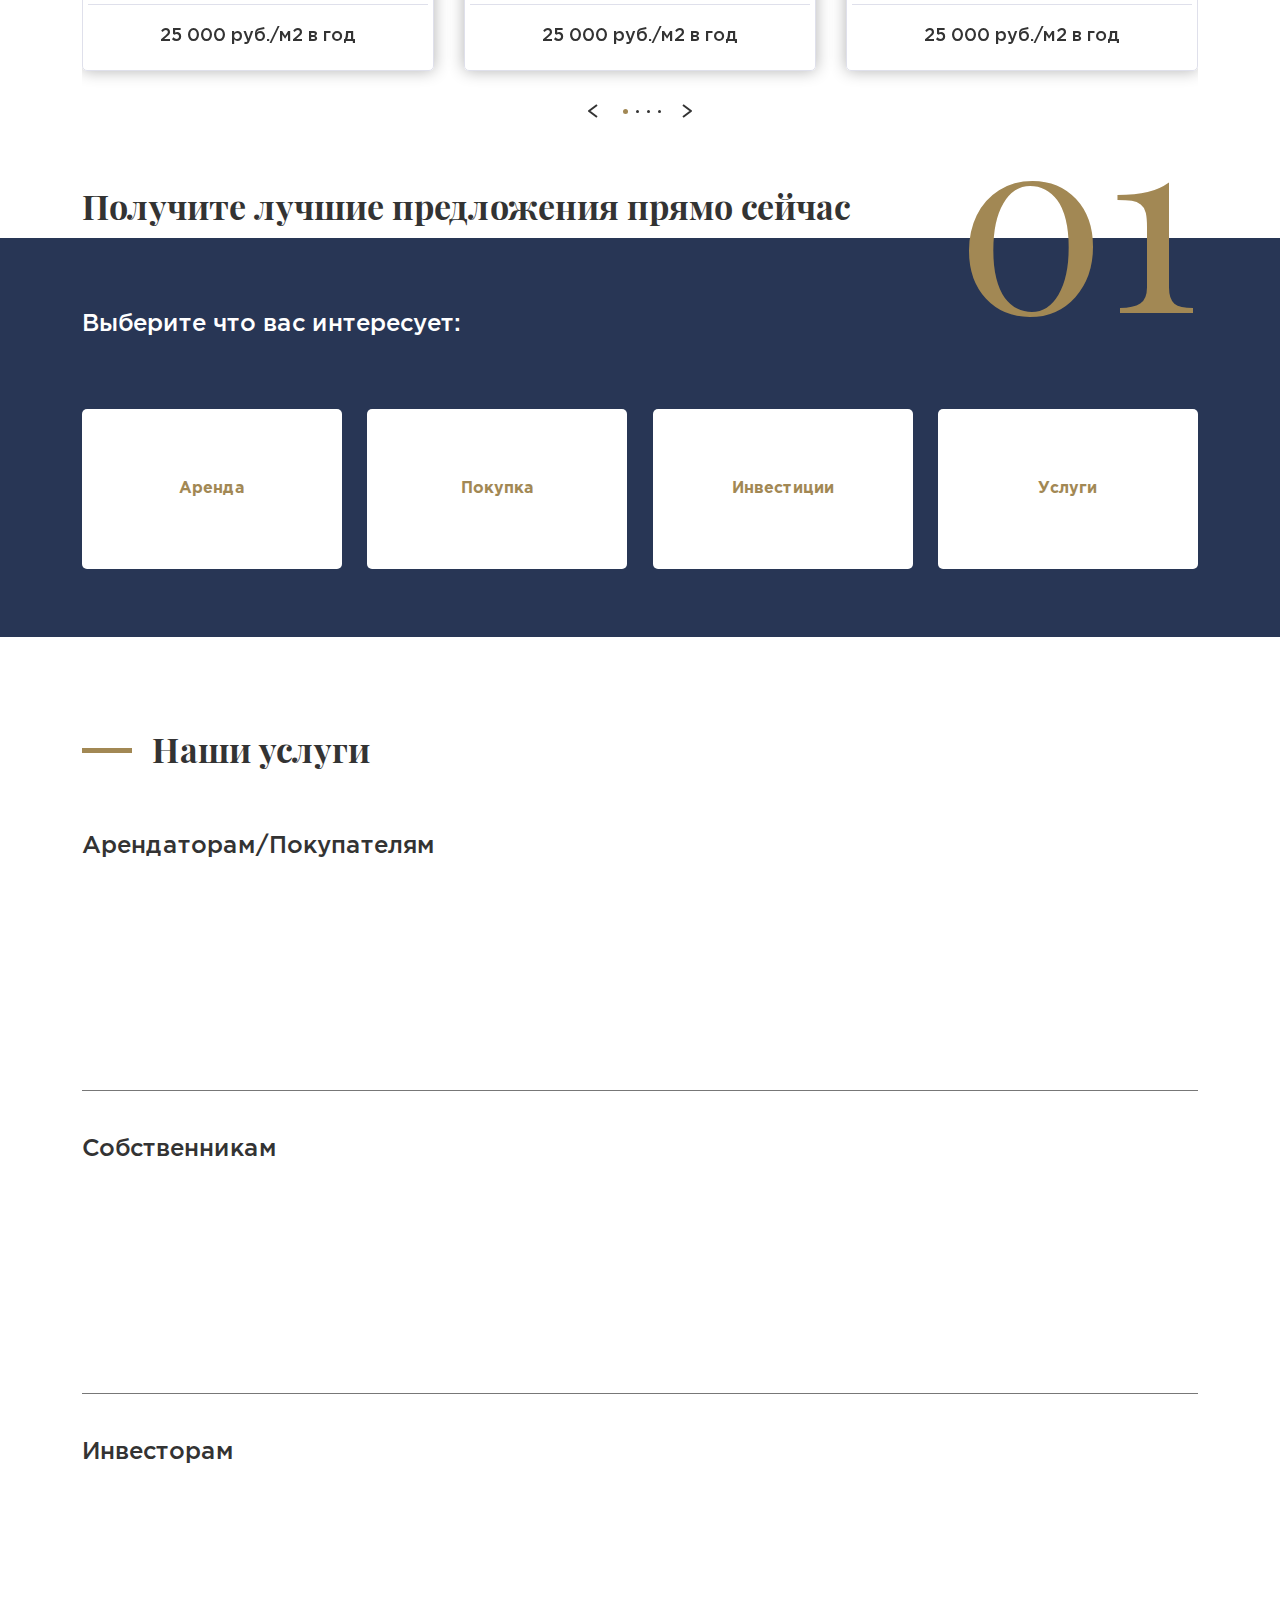
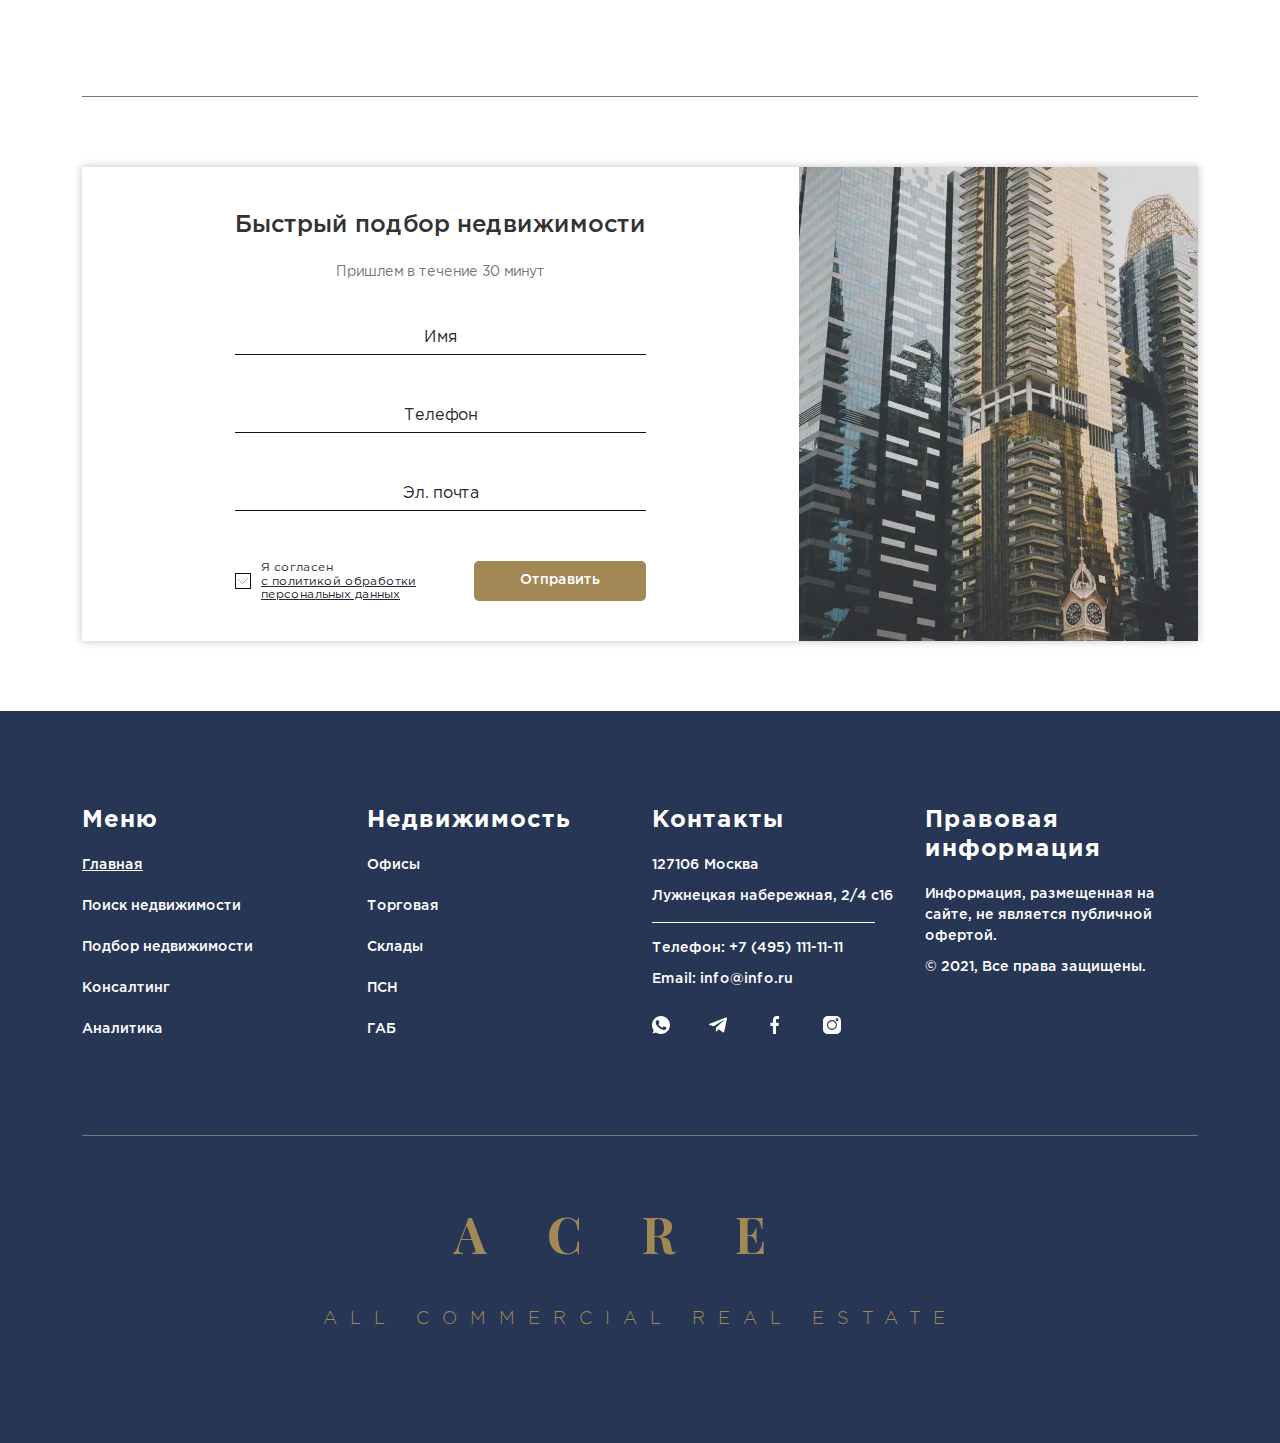
<file: main.html>
<!DOCTYPE html>
<html lang="ru">

<head>
	<meta charset="UTF-8">
	<meta http-equiv="X-UA-Compatible" content="IE=edge">
	<meta name="viewport" content="width=device-width, initial-scale=1.0">
	<meta name="robots" content="noindex" />
	<title>Главная</title>
	<link rel="stylesheet" href="css/style.min.css?_v=20240802190254">
</head>

<body>
	<header class="header homepage">
    <div class="container">
        <div class="row">
            <div class="col">
                    <img src="img/header/header-logo.svg" alt="Логотип" class="header-logo">
            </div>
            <div class="col">
                <div class="header-info">
                    <div class="header-top">
                        <a href="tel:84957777777" class="header-top__phone">8 (495) 777-77-77</a>
                        <span class="header-top__line">/</span>
                        <a href="mailto:info@acre.rent" class="header-top__email">info@acre.rent</a>
                        <div class="header-top__icon">
                            <svg width="20" height="20" viewBox="0 0 20 20" fill="none" xmlns="http://www.w3.org/2000/svg">
                                <path d="M16.6666 18.3337V3.33366C16.6666 2.41449 15.9191 1.66699 14.9999 1.66699H4.99992C4.08075 1.66699 3.33325 2.41449 3.33325 3.33366V18.3337L9.99992 14.5237L16.6666 18.3337ZM4.99992 8.33366V3.33366H14.9999V15.4612L9.99992 12.6045L4.99992 15.4612V8.33366Z" fill="#333333"/>
                            </svg>
                        </div>
                    </div>
                    <div class="header-bottom">
                        <menu class="header-bottom-navigation">
                            <a href="#" class="header-bottom-navigation__link">Главная</a>
                            <a href="#" class="header-bottom-navigation__link">Недвижимость</a>
                            <a href="#" class="header-bottom-navigation__link">Консалтинг</a>
                            <a href="#" class="header-bottom-navigation__link">Аналитика</a>
                            <a href="#" class="header-bottom-navigation__link">Контакты</a>
                        </menu>
                    </div>
                </div>
                <div class="header-div">
                    <div class="header-burger">
                        <span class="header-burger__line"></span>
                    </div>
                </div>
            </div>
        </div>
    </div>
</header>

	<main>
		<!-- Модальное окно с картой -->
		<div class="modal-card">
			<div class="modal-card-block">
				<div class="tabs-card" id="tabs-card">
					<div class="tabs-card__nav">
						<button class="tabs-card__btn tabs-card__btn_active">Метро</button>
						<button class="tabs-card__btn">Округа и районы</button>
						<button class="tabs-card__btn">По карте</button>
					</div>
					<!-- Схема метро -->
					<div class="tabs-card__pane tabs-card__pane_show">
						<div class="modal-card-block-content">
							<div class="modal-card-block-content-top">
								<div class="modal-card-block-content-item">
									<select data-placeholder="Выбрать линию целиком" class="select" name="language">
										<option></option>
										<option value="a">A</option>
										<option value="b">Б</option>
										<option value="c">В</option>
									</select>
								</div>
								<div class="modal-card-block-content-item">
									<select data-placeholder="Станции списком" class="select" name="language">
										<option></option>
										<option value="a">A</option>
										<option value="b">Б</option>
										<option value="c">В</option>
									</select>
								</div>
							</div>
							<div class="modal-card-block-content-center">
								<img src="img/modal-card/map.png" alt="Схема метро"
									class="modal-card-block-content-center__map">
							</div>
							<div class="modal-card-block-content-bottom">
								<button class="modal-card-block-content-bottom-btn btn-3">Сбросить</button>
								<div class="modal-card-block-content-bottom-active">
									<div class="modal-card-block-content-bottom-active-item">
										<button class="modal-card-block-content-bottom-active-item__close">
											<svg width="8" height="8" viewBox="0 0 8 8" fill="none"
												xmlns="http://www.w3.org/2000/svg">
												<line y1="-0.5" x2="10.0942" y2="-0.5"
													transform="matrix(0.693469 0.720487 -0.693469 0.720487 0 0.727539)"
													stroke="#777777" />
												<line y1="-0.5" x2="10.0942" y2="-0.5"
													transform="matrix(-0.693469 0.720487 -0.693469 -0.720487 7 0)"
													stroke="#777777" />
											</svg>
										</button>
										<span class="modal-card-block-content-bottom-active-item__text">Выбранная
											станция</span>
									</div>
									<div class="modal-card-block-content-bottom-active-item">
										<button class="modal-card-block-content-bottom-active-item__close">
											<svg width="8" height="8" viewBox="0 0 8 8" fill="none"
												xmlns="http://www.w3.org/2000/svg">
												<line y1="-0.5" x2="10.0942" y2="-0.5"
													transform="matrix(0.693469 0.720487 -0.693469 0.720487 0 0.727539)"
													stroke="#777777" />
												<line y1="-0.5" x2="10.0942" y2="-0.5"
													transform="matrix(-0.693469 0.720487 -0.693469 -0.720487 7 0)"
													stroke="#777777" />
											</svg>
										</button>
										<span class="modal-card-block-content-bottom-active-item__text">Выбранная
											станция</span>
									</div>
									<div class="modal-card-block-content-bottom-active-item">
										<button class="modal-card-block-content-bottom-active-item__close">
											<svg width="8" height="8" viewBox="0 0 8 8" fill="none"
												xmlns="http://www.w3.org/2000/svg">
												<line y1="-0.5" x2="10.0942" y2="-0.5"
													transform="matrix(0.693469 0.720487 -0.693469 0.720487 0 0.727539)"
													stroke="#777777" />
												<line y1="-0.5" x2="10.0942" y2="-0.5"
													transform="matrix(-0.693469 0.720487 -0.693469 -0.720487 7 0)"
													stroke="#777777" />
											</svg>
										</button>
										<span class="modal-card-block-content-bottom-active-item__text">Выбранная
											станция</span>
									</div>
									<div class="modal-card-block-content-bottom-active-item">
										<button class="modal-card-block-content-bottom-active-item__close">
											<svg width="8" height="8" viewBox="0 0 8 8" fill="none"
												xmlns="http://www.w3.org/2000/svg">
												<line y1="-0.5" x2="10.0942" y2="-0.5"
													transform="matrix(0.693469 0.720487 -0.693469 0.720487 0 0.727539)"
													stroke="#777777" />
												<line y1="-0.5" x2="10.0942" y2="-0.5"
													transform="matrix(-0.693469 0.720487 -0.693469 -0.720487 7 0)"
													stroke="#777777" />
											</svg>
										</button>
										<span class="modal-card-block-content-bottom-active-item__text">Выбранная
											станция</span>
									</div>
									<div class="modal-card-block-content-bottom-active-item">
										<button class="modal-card-block-content-bottom-active-item__close">
											<svg width="8" height="8" viewBox="0 0 8 8" fill="none"
												xmlns="http://www.w3.org/2000/svg">
												<line y1="-0.5" x2="10.0942" y2="-0.5"
													transform="matrix(0.693469 0.720487 -0.693469 0.720487 0 0.727539)"
													stroke="#777777" />
												<line y1="-0.5" x2="10.0942" y2="-0.5"
													transform="matrix(-0.693469 0.720487 -0.693469 -0.720487 7 0)"
													stroke="#777777" />
											</svg>
										</button>
										<span class="modal-card-block-content-bottom-active-item__text">Выбранная
											станция</span>
									</div>
									<div class="modal-card-block-content-bottom-active-item">
										<button class="modal-card-block-content-bottom-active-item__close">
											<svg width="8" height="8" viewBox="0 0 8 8" fill="none"
												xmlns="http://www.w3.org/2000/svg">
												<line y1="-0.5" x2="10.0942" y2="-0.5"
													transform="matrix(0.693469 0.720487 -0.693469 0.720487 0 0.727539)"
													stroke="#777777" />
												<line y1="-0.5" x2="10.0942" y2="-0.5"
													transform="matrix(-0.693469 0.720487 -0.693469 -0.720487 7 0)"
													stroke="#777777" />
											</svg>
										</button>
										<span class="modal-card-block-content-bottom-active-item__text">Выбранная
											станция</span>
									</div>
									<div class="modal-card-block-content-bottom-active-item">
										<button class="modal-card-block-content-bottom-active-item__close">
											<svg width="8" height="8" viewBox="0 0 8 8" fill="none"
												xmlns="http://www.w3.org/2000/svg">
												<line y1="-0.5" x2="10.0942" y2="-0.5"
													transform="matrix(0.693469 0.720487 -0.693469 0.720487 0 0.727539)"
													stroke="#777777" />
												<line y1="-0.5" x2="10.0942" y2="-0.5"
													transform="matrix(-0.693469 0.720487 -0.693469 -0.720487 7 0)"
													stroke="#777777" />
											</svg>
										</button>
										<span class="modal-card-block-content-bottom-active-item__text">Выбранная
											станция</span>
									</div>
									<div class="modal-card-block-content-bottom-active-item">
										<button class="modal-card-block-content-bottom-active-item__close">
											<svg width="8" height="8" viewBox="0 0 8 8" fill="none"
												xmlns="http://www.w3.org/2000/svg">
												<line y1="-0.5" x2="10.0942" y2="-0.5"
													transform="matrix(0.693469 0.720487 -0.693469 0.720487 0 0.727539)"
													stroke="#777777" />
												<line y1="-0.5" x2="10.0942" y2="-0.5"
													transform="matrix(-0.693469 0.720487 -0.693469 -0.720487 7 0)"
													stroke="#777777" />
											</svg>
										</button>
										<span class="modal-card-block-content-bottom-active-item__text">Выбранная
											станция</span>
									</div>
									<div class="modal-card-block-content-bottom-active-item">
										<button class="modal-card-block-content-bottom-active-item__close">
											<svg width="8" height="8" viewBox="0 0 8 8" fill="none"
												xmlns="http://www.w3.org/2000/svg">
												<line y1="-0.5" x2="10.0942" y2="-0.5"
													transform="matrix(0.693469 0.720487 -0.693469 0.720487 0 0.727539)"
													stroke="#777777" />
												<line y1="-0.5" x2="10.0942" y2="-0.5"
													transform="matrix(-0.693469 0.720487 -0.693469 -0.720487 7 0)"
													stroke="#777777" />
											</svg>
										</button>
										<span class="modal-card-block-content-bottom-active-item__text">Выбранная
											станция</span>
									</div>
								</div>
								<button class="modal-card-block-content-bottom-btn btn-2">Найти</button>
							</div>
						</div>
					</div>
					<div class="tabs-card__pane">
						<div class="modal-card-block-content-two">
							<div class="modal-card-block-content-two-county">
								<span class="modal-card-block-content-two-county__title">Административные округа</span>
								<div class="modal-card-block-content-two-county-block">
									<div class="modal-card-block-content-two-county-block-item">
										<input type="checkbox" id="1" name="1" value="yes"
											class="modal-card-block-content-two-county-block-item__checkbox">
										<label for="1" class="modal-card-block-content-two-county-block-item-label">
											<span
												class="modal-card-block-content-two-county-block-item__text">ЦАО</span>
										</label>
									</div>
									<div class="modal-card-block-content-two-county-block-item">
										<input type="checkbox" id="2" name="2" value="yes"
											class="modal-card-block-content-two-county-block-item__checkbox">
										<label for="2" class="modal-card-block-content-two-county-block-item-label">
											<span
												class="modal-card-block-content-two-county-block-item__text">ЗАО</span>
										</label>
									</div>
									<div class="modal-card-block-content-two-county-block-item">
										<input type="checkbox" id="3" name="3" value="yes"
											class="modal-card-block-content-two-county-block-item__checkbox">
										<label for="3" class="modal-card-block-content-two-county-block-item-label">
											<span
												class="modal-card-block-content-two-county-block-item__text">СЗАО</span>
										</label>
									</div>
									<div class="modal-card-block-content-two-county-block-item">
										<input type="checkbox" id="4" name="4" value="yes"
											class="modal-card-block-content-two-county-block-item__checkbox">
										<label for="4" class="modal-card-block-content-two-county-block-item-label">
											<span
												class="modal-card-block-content-two-county-block-item__text">САО</span>
										</label>
									</div>
									<div class="modal-card-block-content-two-county-block-item">
										<input type="checkbox" id="5" name="5" value="yes"
											class="modal-card-block-content-two-county-block-item__checkbox">
										<label for="5" class="modal-card-block-content-two-county-block-item-label">
											<span
												class="modal-card-block-content-two-county-block-item__text">СВАО</span>
										</label>
									</div>
									<div class="modal-card-block-content-two-county-block-item">
										<input type="checkbox" id="6" name="6" value="yes"
											class="modal-card-block-content-two-county-block-item__checkbox">
										<label for="6" class="modal-card-block-content-two-county-block-item-label">
											<span
												class="modal-card-block-content-two-county-block-item__text">ВАО</span>
										</label>
									</div>
									<div class="modal-card-block-content-two-county-block-item">
										<input type="checkbox" id="7" name="7" value="yes"
											class="modal-card-block-content-two-county-block-item__checkbox">
										<label for="7" class="modal-card-block-content-two-county-block-item-label">
											<span
												class="modal-card-block-content-two-county-block-item__text">ЮВАО</span>
										</label>
									</div>
									<div class="modal-card-block-content-two-county-block-item">
										<input type="checkbox" id="8" name="8" value="yes"
											class="modal-card-block-content-two-county-block-item__checkbox">
										<label for="8" class="modal-card-block-content-two-county-block-item-label">
											<span
												class="modal-card-block-content-two-county-block-item__text">ЮАО</span>
										</label>
									</div>
									<div class="modal-card-block-content-two-county-block-item">
										<input type="checkbox" id="9" name="9" value="yes"
											class="modal-card-block-content-two-county-block-item__checkbox">
										<label for="9" class="modal-card-block-content-two-county-block-item-label">
											<span
												class="modal-card-block-content-two-county-block-item__text">ЮЗАО</span>
										</label>
									</div>
									<div class="modal-card-block-content-two-county-block-item">
										<input type="checkbox" id="10" name="10" value="yes"
											class="modal-card-block-content-two-county-block-item__checkbox">
										<label for="10" class="modal-card-block-content-two-county-block-item-label">
											<span
												class="modal-card-block-content-two-county-block-item__text">НАО</span>
										</label>
									</div>
									<div class="modal-card-block-content-two-county-block-item">
										<input type="checkbox" id="11" name="11" value="yes"
											class="modal-card-block-content-two-county-block-item__checkbox">
										<label for="11" class="modal-card-block-content-two-county-block-item-label">
											<span
												class="modal-card-block-content-two-county-block-item__text">ТАО</span>
										</label>
									</div>
									<div class="modal-card-block-content-two-county-block-item">
										<input type="checkbox" id="12" name="12" value="yes"
											class="modal-card-block-content-two-county-block-item__checkbox">
										<label for="12" class="modal-card-block-content-two-county-block-item-label">
											<span class="modal-card-block-content-two-county-block-item__text">г.
												Зеленоград</span>
										</label>
									</div>
								</div>
							</div>
							<div class="modal-card-block-content-two-district">
								<span class="modal-card-block-content-two-district__title">Районы</span>
								<div class="modal-card-block-content-two-district-block">
									<div class="modal-card-block-content-two-district-block-column">
										<span
											class="modal-card-block-content-two-district-block-column__title">ЦАО</span>
										<div class="modal-card-block-content-two-county-block-item">
											<input type="checkbox" id="CAO-1" name="CAO-1" value="yes"
												class="modal-card-block-content-two-county-block-item__checkbox">
											<label for="CAO-1"
												class="modal-card-block-content-two-county-block-item-label">
												<span
													class="modal-card-block-content-two-county-block-item__text">Арбат</span>
											</label>
										</div>
										<div class="modal-card-block-content-two-county-block-item">
											<input type="checkbox" id="CAO-2" name="CAO-2" value="yes"
												class="modal-card-block-content-two-county-block-item__checkbox">
											<label for="CAO-2"
												class="modal-card-block-content-two-county-block-item-label">
												<span
													class="modal-card-block-content-two-county-block-item__text">Басманный</span>
											</label>
										</div>
										<div class="modal-card-block-content-two-county-block-item">
											<input type="checkbox" id="CAO-3" name="CAO-3" value="yes"
												class="modal-card-block-content-two-county-block-item__checkbox">
											<label for="CAO-3"
												class="modal-card-block-content-two-county-block-item-label">
												<span
													class="modal-card-block-content-two-county-block-item__text">Замоскворечье</span>
											</label>
										</div>
										<div class="modal-card-block-content-two-county-block-item">
											<input type="checkbox" id="CAO-4" name="CAO-4" value="yes"
												class="modal-card-block-content-two-county-block-item__checkbox">
											<label for="CAO-4"
												class="modal-card-block-content-two-county-block-item-label">
												<span
													class="modal-card-block-content-two-county-block-item__text">Красносельский</span>
											</label>
										</div>
										<div class="modal-card-block-content-two-county-block-item">
											<input type="checkbox" id="CAO-5" name="CAO-5" value="yes"
												class="modal-card-block-content-two-county-block-item__checkbox">
											<label for="CAO-5"
												class="modal-card-block-content-two-county-block-item-label">
												<span
													class="modal-card-block-content-two-county-block-item__text">Мещанский</span>
											</label>
										</div>
										<div class="modal-card-block-content-two-county-block-item">
											<input type="checkbox" id="CAO-6" name="CAO-6" value="yes"
												class="modal-card-block-content-two-county-block-item__checkbox">
											<label for="CAO-6"
												class="modal-card-block-content-two-county-block-item-label">
												<span
													class="modal-card-block-content-two-county-block-item__text">Пресненский</span>
											</label>
										</div>
										<div class="modal-card-block-content-two-county-block-item">
											<input type="checkbox" id="CAO-7" name="CAO-7" value="yes"
												class="modal-card-block-content-two-county-block-item__checkbox">
											<label for="CAO-7"
												class="modal-card-block-content-two-county-block-item-label">
												<span
													class="modal-card-block-content-two-county-block-item__text">Таганский</span>
											</label>
										</div>
										<div class="modal-card-block-content-two-county-block-item">
											<input type="checkbox" id="CAO-8" name="CAO-8" value="yes"
												class="modal-card-block-content-two-county-block-item__checkbox">
											<label for="CAO-8"
												class="modal-card-block-content-two-county-block-item-label">
												<span
													class="modal-card-block-content-two-county-block-item__text">Тверской</span>
											</label>
										</div>
										<div class="modal-card-block-content-two-county-block-item">
											<input type="checkbox" id="CAO-9" name="CAO-9" value="yes"
												class="modal-card-block-content-two-county-block-item__checkbox">
											<label for="CAO-9"
												class="modal-card-block-content-two-county-block-item-label">
												<span
													class="modal-card-block-content-two-county-block-item__text">Хамовники</span>
											</label>
										</div>
										<div class="modal-card-block-content-two-county-block-item">
											<input type="checkbox" id="CAO-10" name="CAO-10" value="yes"
												class="modal-card-block-content-two-county-block-item__checkbox">
											<label for="CAO-10"
												class="modal-card-block-content-two-county-block-item-label">
												<span
													class="modal-card-block-content-two-county-block-item__text">Якиманка</span>
											</label>
										</div>
									</div>
									<div class="modal-card-block-content-two-district-block-column">
										<span
											class="modal-card-block-content-two-district-block-column__title">CАО</span>
										<div class="modal-card-block-content-two-county-block-item">
											<input type="checkbox" id="AO-1" name="AO-1" value="yes"
												class="modal-card-block-content-two-county-block-item__checkbox">
											<label for="AO-1"
												class="modal-card-block-content-two-county-block-item-label">
												<span
													class="modal-card-block-content-two-county-block-item__text">Арбат</span>
											</label>
										</div>
										<div class="modal-card-block-content-two-county-block-item">
											<input type="checkbox" id="AO-2" name="AO-2" value="yes"
												class="modal-card-block-content-two-county-block-item__checkbox">
											<label for="AO-2"
												class="modal-card-block-content-two-county-block-item-label">
												<span
													class="modal-card-block-content-two-county-block-item__text">Басманный</span>
											</label>
										</div>
										<div class="modal-card-block-content-two-county-block-item">
											<input type="checkbox" id="AO-3" name="AO-3" value="yes"
												class="modal-card-block-content-two-county-block-item__checkbox">
											<label for="AO-3"
												class="modal-card-block-content-two-county-block-item-label">
												<span
													class="modal-card-block-content-two-county-block-item__text">Замоскворечье</span>
											</label>
										</div>
										<div class="modal-card-block-content-two-county-block-item">
											<input type="checkbox" id="AO-4" name="AO-4" value="yes"
												class="modal-card-block-content-two-county-block-item__checkbox">
											<label for="AO-4"
												class="modal-card-block-content-two-county-block-item-label">
												<span
													class="modal-card-block-content-two-county-block-item__text">Красносельский</span>
											</label>
										</div>
										<div class="modal-card-block-content-two-county-block-item">
											<input type="checkbox" id="AO-5" name="AO-5" value="yes"
												class="modal-card-block-content-two-county-block-item__checkbox">
											<label for="CAO-5"
												class="modal-card-block-content-two-county-block-item-label">
												<span
													class="modal-card-block-content-two-county-block-item__text">Мещанский</span>
											</label>
										</div>
										<div class="modal-card-block-content-two-county-block-item">
											<input type="checkbox" id="AO-6" name="AO-6" value="yes"
												class="modal-card-block-content-two-county-block-item__checkbox">
											<label for="AO-6"
												class="modal-card-block-content-two-county-block-item-label">
												<span
													class="modal-card-block-content-two-county-block-item__text">Пресненский</span>
											</label>
										</div>
										<div class="modal-card-block-content-two-county-block-item">
											<input type="checkbox" id="AO-7" name="AO-7" value="yes"
												class="modal-card-block-content-two-county-block-item__checkbox">
											<label for="AO-7"
												class="modal-card-block-content-two-county-block-item-label">
												<span
													class="modal-card-block-content-two-county-block-item__text">Таганский</span>
											</label>
										</div>
										<div class="modal-card-block-content-two-county-block-item">
											<input type="checkbox" id="AO-8" name="AO-8" value="yes"
												class="modal-card-block-content-two-county-block-item__checkbox">
											<label for="AO-8"
												class="modal-card-block-content-two-county-block-item-label">
												<span
													class="modal-card-block-content-two-county-block-item__text">Тверской</span>
											</label>
										</div>
										<div class="modal-card-block-content-two-county-block-item">
											<input type="checkbox" id="AO-9" name="AO-9" value="yes"
												class="modal-card-block-content-two-county-block-item__checkbox">
											<label for="AO-9"
												class="modal-card-block-content-two-county-block-item-label">
												<span
													class="modal-card-block-content-two-county-block-item__text">Хамовники</span>
											</label>
										</div>
										<div class="modal-card-block-content-two-county-block-item">
											<input type="checkbox" id="AO-10" name="AO-10" value="yes"
												class="modal-card-block-content-two-county-block-item__checkbox">
											<label for="AO-10"
												class="modal-card-block-content-two-county-block-item-label">
												<span
													class="modal-card-block-content-two-county-block-item__text">Якиманка</span>
											</label>
										</div>
									</div>
									<div class="modal-card-block-content-two-district-block-column">
										<span
											class="modal-card-block-content-two-district-block-column__title">ЗАО</span>
										<div class="modal-card-block-content-two-county-block-item">
											<input type="checkbox" id="O-1" name="O-1" value="yes"
												class="modal-card-block-content-two-county-block-item__checkbox">
											<label for="O-1"
												class="modal-card-block-content-two-county-block-item-label">
												<span
													class="modal-card-block-content-two-county-block-item__text">Арбат</span>
											</label>
										</div>
										<div class="modal-card-block-content-two-county-block-item">
											<input type="checkbox" id="O-2" name="O-2" value="yes"
												class="modal-card-block-content-two-county-block-item__checkbox">
											<label for="O-2"
												class="modal-card-block-content-two-county-block-item-label">
												<span
													class="modal-card-block-content-two-county-block-item__text">Басманный</span>
											</label>
										</div>
										<div class="modal-card-block-content-two-county-block-item">
											<input type="checkbox" id="O-3" name="O-3" value="yes"
												class="modal-card-block-content-two-county-block-item__checkbox">
											<label for="O-3"
												class="modal-card-block-content-two-county-block-item-label">
												<span
													class="modal-card-block-content-two-county-block-item__text">Замоскворечье</span>
											</label>
										</div>
										<div class="modal-card-block-content-two-county-block-item">
											<input type="checkbox" id="O-4" name="O-4" value="yes"
												class="modal-card-block-content-two-county-block-item__checkbox">
											<label for="O-4"
												class="modal-card-block-content-two-county-block-item-label">
												<span
													class="modal-card-block-content-two-county-block-item__text">Красносельский</span>
											</label>
										</div>
										<div class="modal-card-block-content-two-county-block-item">
											<input type="checkbox" id="O-5" name="O-5" value="yes"
												class="modal-card-block-content-two-county-block-item__checkbox">
											<label for="O-5"
												class="modal-card-block-content-two-county-block-item-label">
												<span
													class="modal-card-block-content-two-county-block-item__text">Мещанский</span>
											</label>
										</div>
										<div class="modal-card-block-content-two-county-block-item">
											<input type="checkbox" id="O-6" name="O-6" value="yes"
												class="modal-card-block-content-two-county-block-item__checkbox">
											<label for="O-6"
												class="modal-card-block-content-two-county-block-item-label">
												<span
													class="modal-card-block-content-two-county-block-item__text">Пресненский</span>
											</label>
										</div>
										<div class="modal-card-block-content-two-county-block-item">
											<input type="checkbox" id="O-7" name="O-7" value="yes"
												class="modal-card-block-content-two-county-block-item__checkbox">
											<label for="O-7"
												class="modal-card-block-content-two-county-block-item-label">
												<span
													class="modal-card-block-content-two-county-block-item__text">Таганский</span>
											</label>
										</div>
										<div class="modal-card-block-content-two-county-block-item">
											<input type="checkbox" id="O-8" name="O-8" value="yes"
												class="modal-card-block-content-two-county-block-item__checkbox">
											<label for="O-8"
												class="modal-card-block-content-two-county-block-item-label">
												<span
													class="modal-card-block-content-two-county-block-item__text">Тверской</span>
											</label>
										</div>
										<div class="modal-card-block-content-two-county-block-item">
											<input type="checkbox" id="O-9" name="O-9" value="yes"
												class="modal-card-block-content-two-county-block-item__checkbox">
											<label for="O-9"
												class="modal-card-block-content-two-county-block-item-label">
												<span
													class="modal-card-block-content-two-county-block-item__text">Хамовники</span>
											</label>
										</div>
										<div class="modal-card-block-content-two-county-block-item">
											<input type="checkbox" id="O-10" name="O-10" value="yes"
												class="modal-card-block-content-two-county-block-item__checkbox">
											<label for="O-10"
												class="modal-card-block-content-two-county-block-item-label">
												<span
													class="modal-card-block-content-two-county-block-item__text">Якиманка</span>
											</label>
										</div>
									</div>
								</div>
							</div>
							<div class="modal-card-block-content-bottom">
								<button class="modal-card-block-content-bottom-btn btn-3">Сбросить</button>
								<div class="modal-card-block-content-bottom-active">
									<div class="modal-card-block-content-bottom-active-item">
										<button class="modal-card-block-content-bottom-active-item__close">
											<svg width="8" height="8" viewBox="0 0 8 8" fill="none"
												xmlns="http://www.w3.org/2000/svg">
												<line y1="-0.5" x2="10.0942" y2="-0.5"
													transform="matrix(0.693469 0.720487 -0.693469 0.720487 0 0.727539)"
													stroke="#777777" />
												<line y1="-0.5" x2="10.0942" y2="-0.5"
													transform="matrix(-0.693469 0.720487 -0.693469 -0.720487 7 0)"
													stroke="#777777" />
											</svg>
										</button>
										<span class="modal-card-block-content-bottom-active-item__text">Выбранная
											станция</span>
									</div>
									<div class="modal-card-block-content-bottom-active-item">
										<button class="modal-card-block-content-bottom-active-item__close">
											<svg width="8" height="8" viewBox="0 0 8 8" fill="none"
												xmlns="http://www.w3.org/2000/svg">
												<line y1="-0.5" x2="10.0942" y2="-0.5"
													transform="matrix(0.693469 0.720487 -0.693469 0.720487 0 0.727539)"
													stroke="#777777" />
												<line y1="-0.5" x2="10.0942" y2="-0.5"
													transform="matrix(-0.693469 0.720487 -0.693469 -0.720487 7 0)"
													stroke="#777777" />
											</svg>
										</button>
										<span class="modal-card-block-content-bottom-active-item__text">Выбранная
											станция</span>
									</div>
									<div class="modal-card-block-content-bottom-active-item">
										<button class="modal-card-block-content-bottom-active-item__close">
											<svg width="8" height="8" viewBox="0 0 8 8" fill="none"
												xmlns="http://www.w3.org/2000/svg">
												<line y1="-0.5" x2="10.0942" y2="-0.5"
													transform="matrix(0.693469 0.720487 -0.693469 0.720487 0 0.727539)"
													stroke="#777777" />
												<line y1="-0.5" x2="10.0942" y2="-0.5"
													transform="matrix(-0.693469 0.720487 -0.693469 -0.720487 7 0)"
													stroke="#777777" />
											</svg>
										</button>
										<span class="modal-card-block-content-bottom-active-item__text">Выбранная
											станция</span>
									</div>
									<div class="modal-card-block-content-bottom-active-item">
										<button class="modal-card-block-content-bottom-active-item__close">
											<svg width="8" height="8" viewBox="0 0 8 8" fill="none"
												xmlns="http://www.w3.org/2000/svg">
												<line y1="-0.5" x2="10.0942" y2="-0.5"
													transform="matrix(0.693469 0.720487 -0.693469 0.720487 0 0.727539)"
													stroke="#777777" />
												<line y1="-0.5" x2="10.0942" y2="-0.5"
													transform="matrix(-0.693469 0.720487 -0.693469 -0.720487 7 0)"
													stroke="#777777" />
											</svg>
										</button>
										<span class="modal-card-block-content-bottom-active-item__text">Выбранная
											станция</span>
									</div>
									<div class="modal-card-block-content-bottom-active-item">
										<button class="modal-card-block-content-bottom-active-item__close">
											<svg width="8" height="8" viewBox="0 0 8 8" fill="none"
												xmlns="http://www.w3.org/2000/svg">
												<line y1="-0.5" x2="10.0942" y2="-0.5"
													transform="matrix(0.693469 0.720487 -0.693469 0.720487 0 0.727539)"
													stroke="#777777" />
												<line y1="-0.5" x2="10.0942" y2="-0.5"
													transform="matrix(-0.693469 0.720487 -0.693469 -0.720487 7 0)"
													stroke="#777777" />
											</svg>
										</button>
										<span class="modal-card-block-content-bottom-active-item__text">Выбранная
											станция</span>
									</div>
									<div class="modal-card-block-content-bottom-active-item">
										<button class="modal-card-block-content-bottom-active-item__close">
											<svg width="8" height="8" viewBox="0 0 8 8" fill="none"
												xmlns="http://www.w3.org/2000/svg">
												<line y1="-0.5" x2="10.0942" y2="-0.5"
													transform="matrix(0.693469 0.720487 -0.693469 0.720487 0 0.727539)"
													stroke="#777777" />
												<line y1="-0.5" x2="10.0942" y2="-0.5"
													transform="matrix(-0.693469 0.720487 -0.693469 -0.720487 7 0)"
													stroke="#777777" />
											</svg>
										</button>
										<span class="modal-card-block-content-bottom-active-item__text">Выбранная
											станция</span>
									</div>
									<div class="modal-card-block-content-bottom-active-item">
										<button class="modal-card-block-content-bottom-active-item__close">
											<svg width="8" height="8" viewBox="0 0 8 8" fill="none"
												xmlns="http://www.w3.org/2000/svg">
												<line y1="-0.5" x2="10.0942" y2="-0.5"
													transform="matrix(0.693469 0.720487 -0.693469 0.720487 0 0.727539)"
													stroke="#777777" />
												<line y1="-0.5" x2="10.0942" y2="-0.5"
													transform="matrix(-0.693469 0.720487 -0.693469 -0.720487 7 0)"
													stroke="#777777" />
											</svg>
										</button>
										<span class="modal-card-block-content-bottom-active-item__text">Выбранная
											станция</span>
									</div>
									<div class="modal-card-block-content-bottom-active-item">
										<button class="modal-card-block-content-bottom-active-item__close">
											<svg width="8" height="8" viewBox="0 0 8 8" fill="none"
												xmlns="http://www.w3.org/2000/svg">
												<line y1="-0.5" x2="10.0942" y2="-0.5"
													transform="matrix(0.693469 0.720487 -0.693469 0.720487 0 0.727539)"
													stroke="#777777" />
												<line y1="-0.5" x2="10.0942" y2="-0.5"
													transform="matrix(-0.693469 0.720487 -0.693469 -0.720487 7 0)"
													stroke="#777777" />
											</svg>
										</button>
										<span class="modal-card-block-content-bottom-active-item__text">Выбранная
											станция</span>
									</div>
									<div class="modal-card-block-content-bottom-active-item">
										<button class="modal-card-block-content-bottom-active-item__close">
											<svg width="8" height="8" viewBox="0 0 8 8" fill="none"
												xmlns="http://www.w3.org/2000/svg">
												<line y1="-0.5" x2="10.0942" y2="-0.5"
													transform="matrix(0.693469 0.720487 -0.693469 0.720487 0 0.727539)"
													stroke="#777777" />
												<line y1="-0.5" x2="10.0942" y2="-0.5"
													transform="matrix(-0.693469 0.720487 -0.693469 -0.720487 7 0)"
													stroke="#777777" />
											</svg>
										</button>
										<span class="modal-card-block-content-bottom-active-item__text">Выбранная
											станция</span>
									</div>
								</div>
								<button class="modal-card-block-content-bottom-btn btn-2">Найти</button>
							</div>
						</div>
					</div>
					<div class="tabs-card__pane">
						<div class="modal-card-block-content-three">
							<div class="modal-card-block-content-three-top">
								<span class="modal-card-block-content-three-top__text">Выберите точку на карте и введите
									радиус поиска</span>
								<input type="text" placeholder="Например: 7"
									class="modal-card-block-content-three-top-input">
								<span class="modal-card-block-content-three-top-unit">км</span>
							</div>
							<div class="modal-card-block-content-three-center">
								<script type="text/javascript" charset="utf-8" async
									src="https://api-maps.yandex.ru/services/constructor/1.0/js/?um=constructor%3A697de6f0d16ad53be0f9c0c329f2d7aeccb7ce71095769f52d864730f5bbc825&amp;width=100%25&amp;height=435&amp;lang=ru_RU&amp;scroll=true&_v=20240802190254"></script>
							</div>
							<div class="modal-card-block-content-bottom">
								<button class="modal-card-block-content-bottom-btn btn-3">Сбросить</button>
								<div class="modal-card-block-content-bottom-active">

								</div>
								<button class="modal-card-block-content-bottom-btn btn-2">Найти</button>
							</div>
						</div>
					</div>
				</div>
			</div>
		</div>

		<section class="main-screen-home"
			style="background: url(img/main-screen-home/background.png); background-size: cover; background-position: center center;">
			<div class="container">
				<div class="main-screen-home-block">
					<h1 class="main-screen-home__title title">Коммерческая недвижимость в Москве</h1>
					<span class="main-screen-home__subtitle">Поиск по 7000+ объектам Москвы и Московской области</span>
					<div class="tabs" id="tabs-card-a">
						<div class="tabs-open">
							<div class="tabs__nav tabs__nav-computer">
								<button class="tabs__btn tabs__btn_active">Офисы</button>
								<button class="tabs__btn">Склады</button>
								<button class="tabs__btn">ПСН</button>
								<button class="tabs__btn">Торговая</button>
								<button class="tabs__btn">ГАБ</button>
							</div>
						</div>
						<div class="tabs__content">
							<div class="tabs__pane tabs__pane_show">
								<div class="main-screen-home-filter">
									<div class="main-screen-home-filter-top">
										<div class="main-screen-home-filter-top-item order-one">
											<div class="main-screen-home-filter-top-select-one">
												<select data-placeholder="Арендовать" class="select" name="language"
													multiple="multiple">
													<option></option>
													<option value="rent">Арендовать</option>
													<option value="buy">Купить</option>
													<option value="sell">Продать</option>
												</select>
											</div>
										</div>
										<div class="main-screen-home-filter-top-item order-two">
											<div class="main-screen-home-filter-top-square">
												<span class="main-screen-home-filter-top-square__name">Площадь</span>
												<label for=""
													class="main-screen-home-filter-top-square__label">от</label>
												<input type="text" class="main-screen-home-filter-top-square__min">
												<label for=""
													class="main-screen-home-filter-top-square__label">до</label>
												<input type="text" class="main-screen-home-filter-top-square__max">
												<span class="main-screen-home-filter-top-square__name">м<sap>2</sap>
												</span>
											</div>
										</div>
										<div class="main-screen-home-filter-top-item order-three">
											<div class="main-screen-home-filter-top-price">
												<span class="main-screen-home-filter-top-price__name">Цена</span>
												<label for=""
													class="main-screen-home-filter-top-price__label">от</label>
												<input type="text" placeholder="10000"
													class="main-screen-home-filter-top-price__min">
												<label for=""
													class="main-screen-home-filter-top-price__label">до</label>
												<input type="text" placeholder="2500000"
													class="main-screen-home-filter-top-price__max">
												<span class="main-screen-home-filter-top-price__line"></span>
												<div class="main-screen-home-filter-top-price-two">
													<select class="select" name="language">
														<option value="a">₽</option>
														<option value="b">2</option>
														<option value="c">3</option>
													</select>
												</div>
												<div class="main-screen-home-filter-top-price-three">
													<select class="select" name="language">
														<option value="a">за м<sub>2</sub></option>
														<option value="b">за м<sub>2</sub></option>
														<option value="c">за м<sub>2</sub></option>
													</select>
												</div>
											</div>
										</div>
										<div class="main-screen-home-filter-top-item order-four">
											<div class="main-screen-home-filter-top-select-type">
												<select multiple="multiple" data-placeholder="Тип здания" class="select"
													name="language">
													<option></option>
													<option value="a">Новостройка</option>
													<option value="b">Офисное</option>
													<option value="c">Вторичка</option>
												</select>
											</div>
										</div>
										<div class="main-screen-home-filter-top-item order-five">
											<input type="text" placeholder="Местоположение"
												class="main-screen-home-filter-top-location">
										</div>
									</div>
									<div class="main-screen-home-filter-bottom">
										<input type="text" placeholder="Название, ID объекта или адрес"
											class="main-screen-home-filter-bottom__address">
										<button class="main-screen-home-filter-bottom-more more-open-one">
											<span class="main-screen-home-filter-bottom-more__icon">
												<svg width="23" height="23" viewBox="0 0 23 23" fill="none"
													xmlns="http://www.w3.org/2000/svg">
													<path
														d="M10.7196 22.2812H8.625V11.4024L1.07812 2.41805V0.71875H21.5625V2.40835L14.375 11.3927V18.6258L10.7196 22.2812ZM10.0625 20.8438H10.1242L12.9375 18.0304V10.8885L19.9233 2.15625H2.73574L10.0625 10.8788V20.8438Z"
														fill="white" />
												</svg>
											</span>
											<span class="main-screen-home-filter-bottom-more__text">Еще фильтры</span>
										</button>
										<button class="main-screen-home-filter-bottom-map">
											<span class="main-screen-home-filter-bottom-map__icon">
												<svg width="25" height="25" viewBox="0 0 25 25" fill="none"
													xmlns="http://www.w3.org/2000/svg">
													<path
														d="M12.5098 6.25C11.7372 6.25 10.9819 6.4791 10.3396 6.90832C9.69719 7.33755 9.19651 7.94762 8.90086 8.66139C8.6052 9.37517 8.52785 10.1606 8.67857 10.9183C8.82929 11.6761 9.20133 12.3721 9.74763 12.9184C10.2939 13.4647 10.99 13.8367 11.7477 13.9874C12.5054 14.1382 13.2908 14.0608 14.0046 13.7652C14.7184 13.4695 15.3285 12.9688 15.7577 12.3264C16.1869 11.6841 16.416 10.9288 16.416 10.1562C16.4134 9.12104 16.0011 8.12897 15.269 7.39696C14.537 6.66496 13.545 6.25258 12.5098 6.25ZM12.5098 12.5C12.0462 12.5 11.5931 12.3625 11.2076 12.105C10.8222 11.8475 10.5218 11.4814 10.3444 11.0532C10.167 10.6249 10.1206 10.1536 10.211 9.69901C10.3015 9.24436 10.5247 8.82675 10.8525 8.49897C11.1803 8.17119 11.5979 7.94797 12.0525 7.85753C12.5072 7.7671 12.9784 7.81351 13.4067 7.99091C13.8349 8.1683 14.201 8.4687 14.4585 8.85413C14.7161 9.23956 14.8535 9.6927 14.8535 10.1562C14.8509 10.7771 14.6032 11.3717 14.1642 11.8107C13.7252 12.2497 13.1306 12.4974 12.5098 12.5ZM12.5098 1.5625C10.2314 1.56508 8.047 2.47133 6.43592 4.08241C4.82484 5.69349 3.9186 7.87784 3.91602 10.1562C3.91602 13.2227 5.33203 16.4746 8.01758 19.5508C9.22476 20.9442 10.5804 22.2016 12.0605 23.3008C12.1936 23.3894 12.3499 23.4366 12.5098 23.4366C12.6696 23.4366 12.8259 23.3894 12.959 23.3008C14.4434 22.2033 15.8025 20.9457 17.0117 19.5508C19.6875 16.4746 21.1035 13.2227 21.1035 10.1562C21.1009 7.87784 20.1947 5.69349 18.5836 4.08241C16.9725 2.47133 14.7882 1.56508 12.5098 1.5625ZM12.5098 21.6797C10.8984 20.4102 5.47851 15.7422 5.47851 10.1562C5.47851 8.29145 6.2193 6.50302 7.53792 5.18441C8.85653 3.86579 10.645 3.125 12.5098 3.125C14.3746 3.125 16.163 3.86579 17.4816 5.18441C18.8002 6.50302 19.541 8.29145 19.541 10.1562C19.541 15.7422 14.1211 20.4102 12.5098 21.6797Z"
														fill="white" />
												</svg>
											</span>
											<span class="main-screen-home-filter-bottom-map__text">Смотреть на
												карте</span>
										</button>
										<button class="main-screen-home-filter-bottom__show">Показать 2546</button>
									</div>
									<!-- Дополнительные настройки на фильтр -->
									<div class="main-screen-home-filter-additional additional-open-one">
										<div class="main-screen-home-filter-additional__top">
											<div class="main-screen-home-filter-additional__top-item">
												<div class="main-screen-home-filter-additional-class">
													<select multiple="multiple" data-placeholder="Класс" class="select"
														name="language">
														<option></option>
														<option value="a">A</option>
														<option value="b">Б</option>
														<option value="c">В</option>
													</select>
												</div>
											</div>
											<div class="main-screen-home-filter-additional__top-item">
												<div class="main-screen-home-filter-top-square">
													<span class="main-screen-home-filter-top-square__name">Этаж</span>
													<label for=""
														class="main-screen-home-filter-top-square__label">от</label>
													<input type="text" class="main-screen-home-filter-top-square__min">
													<label for=""
														class="main-screen-home-filter-top-square__label">до</label>
													<input type="text" class="main-screen-home-filter-top-square__max">
												</div>
											</div>
											<div class="main-screen-home-filter-additional__top-item">
												<div class="main-screen-home-filter-top-square">
													<span
														class="main-screen-home-filter-top-square__name">Этажность</span>
													<label for=""
														class="main-screen-home-filter-top-square__label">от</label>
													<input type="text" class="main-screen-home-filter-top-square__min">
													<label for=""
														class="main-screen-home-filter-top-square__label">до</label>
													<input type="text" class="main-screen-home-filter-top-square__max">
												</div>
											</div>
											<div class="main-screen-home-filter-additional__top-item">
												<div class="main-screen-home-filter-additional-condition">
													<select multiple="multiple" data-placeholder="Состояние"
														class="select" name="language">
														<option></option>
														<option value="a">A</option>
														<option value="b">Б</option>
														<option value="c">В</option>
													</select>
												</div>
											</div>
											<div class="main-screen-home-filter-additional__top-item">
												<div class="main-screen-home-filter-additional-furnishing">
													<select multiple="multiple" data-placeholder="Мебелировка"
														class="select" name="language">
														<option></option>
														<option value="a">A</option>
														<option value="b">Б</option>
														<option value="c">В</option>
													</select>
												</div>
											</div>
											<div class="main-screen-home-filter-additional__top-item">
												<div class="main-screen-home-filter-additional-ifts">
													<select multiple="multiple" data-placeholder="ИФНС" class="select"
														name="language">
														<option></option>
														<option value="a">A</option>
														<option value="b">Б</option>
														<option value="c">В</option>
													</select>
												</div>
											</div>
										</div>
										<div class="main-screen-home-filter-additional__bottom">
											<div class="main-screen-home-filter-additional__left">
												<div class="main-screen-home-filter-additional__item">
													<div class="main-screen-home-filter-top-square">
														<span class="main-screen-home-filter-top-square__name">Год
															постройки</span>
														<label for=""
															class="main-screen-home-filter-top-square__label">от</label>
														<input type="text"
															class="main-screen-home-filter-top-square__min">
														<label for=""
															class="main-screen-home-filter-top-square__label">до</label>
														<input type="text"
															class="main-screen-home-filter-top-square__max">
													</div>
												</div>
												<div class="main-screen-home-filter-additional__item">
													<div class="main-screen-home-filter-additional-condition">
														<select multiple="multiple" data-placeholder="До метро"
															class="select" name="language">
															<option></option>
															<option value="a">A</option>
															<option value="b">Б</option>
															<option value="c">В</option>
														</select>
													</div>
												</div>
											</div>
											<div class="main-screen-home-filter-additional__right">
												<button class="main-screen-home-filter-additional-clear">
													<span class="main-screen-home-filter-additional-clear__icon">
														<svg width="21" height="24" viewBox="0 0 21 24" fill="none"
															xmlns="http://www.w3.org/2000/svg">
															<g clip-path="url(#clip0_1365_2613)">
																<path
																	d="M7.5 21L10.499 18V19.5C11.9834 19.5002 13.4344 19.06 14.6685 18.2351C15.9025 17.4102 16.8641 16.2377 17.4314 14.866C17.9988 13.4944 18.1464 11.9852 17.8557 10.5296C17.5649 9.07403 16.8488 7.73742 15.798 6.689L17.912 4.565C18.8923 5.53929 19.6699 6.69812 20.2 7.97459C20.73 9.25106 21.0019 10.6199 21 12.002C21 17.8 16.3 22.5 10.502 22.5H10.5V24L7.5 21ZM6.30389e-07 12C0.00700063 6.204 4.704 1.507 10.499 1.5H10.5V0L13.5 3L10.5 6V4.5H10.498C9.01365 4.50008 7.56267 4.94051 6.32872 5.76553C5.09476 6.59056 4.13329 7.76309 3.56597 9.13476C2.99865 10.5064 2.851 12.0156 3.14169 13.4712C3.43238 14.9268 4.14836 16.2634 5.199 17.312L3.087 19.436C2.10722 18.4675 1.32969 17.314 0.799567 16.0424C0.269449 14.7709 -0.00267708 13.4066 -0.00099937 12.029V11.999V12.001L6.30389e-07 12Z"
																	fill="white" />
															</g>
															<defs>
																<clipPath id="clip0_1365_2613">
																	<rect width="21" height="24" fill="white" />
																</clipPath>
															</defs>
														</svg>
													</span>
													<span
														class="main-screen-home-filter-additional-clear__text">Очистить</span>
												</button>
												<button
													class="main-screen-home-filter-additional-hide additional-hide-one">
													<span class="main-screen-home-filter-additional-hide__text">Скрыть
														доп.
														фильтры</span>
													<span class="main-screen-home-filter-additional-hide__icon">
														<svg width="33" height="33" viewBox="0 0 33 33" fill="none"
															xmlns="http://www.w3.org/2000/svg">
															<path d="M24.6548 20.5458L16.4365 12.3275L8.21817 20.5458"
																stroke="white" stroke-width="3" stroke-linecap="round"
																stroke-linejoin="round" />
														</svg>
													</span>
												</button>
											</div>
										</div>
									</div>
								</div>
							</div>
							<div class="tabs__pane">
								<div class="main-screen-home-filter">
									<div class="main-screen-home-filter-top">
										<div class="main-screen-home-filter-top-item order-one">
											<div class="main-screen-home-filter-top-select-one">
												<select multiple="multiple" data-placeholder="Арендовать" class="select"
													name="language">
													<option></option>
													<option value="a">Арендовать</option>
													<option value="b">Купить</option>
													<option value="c">Продать</option>
												</select>
											</div>
										</div>
										<div class="main-screen-home-filter-top-item order-two">
											<div class="main-screen-home-filter-top-square">
												<span class="main-screen-home-filter-top-square__name">Площадь</span>
												<label for=""
													class="main-screen-home-filter-top-square__label">от</label>
												<input type="text" class="main-screen-home-filter-top-square__min">
												<label for=""
													class="main-screen-home-filter-top-square__label">до</label>
												<input type="text" class="main-screen-home-filter-top-square__max">
												<span class="main-screen-home-filter-top-square__name">м<sap>2</sap>
												</span>
											</div>
										</div>
										<div class="main-screen-home-filter-top-item order-three">
											<div class="main-screen-home-filter-top-price">
												<span class="main-screen-home-filter-top-price__name">Цена</span>
												<label for=""
													class="main-screen-home-filter-top-price__label">от</label>
												<input type="text" placeholder="10000"
													class="main-screen-home-filter-top-price__min">
												<label for=""
													class="main-screen-home-filter-top-price__label">до</label>
												<input type="text" placeholder="2500000"
													class="main-screen-home-filter-top-price__max">
												<span class="main-screen-home-filter-top-price__line"></span>
												<div class="main-screen-home-filter-top-price-two">
													<select class="select" name="language">

														<option value="a">₽</option>
														<option value="b">2</option>
														<option value="c">3</option>
													</select>
												</div>
												<div class="main-screen-home-filter-top-price-three">
													<select class="select" name="language">

														<option value="a">за м<sub>2</sub></option>
														<option value="b">за м<sub>2</sub></option>
														<option value="c">за м<sub>2</sub></option>
													</select>
												</div>
											</div>
										</div>
										<div class="main-screen-home-filter-top-item order-four">
											<div class="main-screen-home-filter-top-select-type">
												<select multiple="multiple" data-placeholder="Тип здания" class="select"
													name="language">
													<option></option>
													<option value="a">Новостройка</option>
													<option value="b">Офисное</option>
													<option value="c">Вторичка</option>
												</select>
											</div>
										</div>
										<div class="main-screen-home-filter-top-item order-five">
											<input type="text" placeholder="Местоположение"
												class="main-screen-home-filter-top-location">
										</div>
									</div>
									<div class="main-screen-home-filter-bottom">
										<input type="text" placeholder="Название, ID объекта или адрес"
											class="main-screen-home-filter-bottom__address">
										<button class="main-screen-home-filter-bottom-more more-open-two">
											<span class="main-screen-home-filter-bottom-more__icon">
												<svg width="23" height="23" viewBox="0 0 23 23" fill="none"
													xmlns="http://www.w3.org/2000/svg">
													<path
														d="M10.7196 22.2812H8.625V11.4024L1.07812 2.41805V0.71875H21.5625V2.40835L14.375 11.3927V18.6258L10.7196 22.2812ZM10.0625 20.8438H10.1242L12.9375 18.0304V10.8885L19.9233 2.15625H2.73574L10.0625 10.8788V20.8438Z"
														fill="white" />
												</svg>
											</span>
											<span class="main-screen-home-filter-bottom-more__text">Еще фильтры</span>
										</button>
										<button class="main-screen-home-filter-bottom-map">
											<span class="main-screen-home-filter-bottom-map__icon">
												<svg width="25" height="25" viewBox="0 0 25 25" fill="none"
													xmlns="http://www.w3.org/2000/svg">
													<path
														d="M12.5098 6.25C11.7372 6.25 10.9819 6.4791 10.3396 6.90832C9.69719 7.33755 9.19651 7.94762 8.90086 8.66139C8.6052 9.37517 8.52785 10.1606 8.67857 10.9183C8.82929 11.6761 9.20133 12.3721 9.74763 12.9184C10.2939 13.4647 10.99 13.8367 11.7477 13.9874C12.5054 14.1382 13.2908 14.0608 14.0046 13.7652C14.7184 13.4695 15.3285 12.9688 15.7577 12.3264C16.1869 11.6841 16.416 10.9288 16.416 10.1562C16.4134 9.12104 16.0011 8.12897 15.269 7.39696C14.537 6.66496 13.545 6.25258 12.5098 6.25ZM12.5098 12.5C12.0462 12.5 11.5931 12.3625 11.2076 12.105C10.8222 11.8475 10.5218 11.4814 10.3444 11.0532C10.167 10.6249 10.1206 10.1536 10.211 9.69901C10.3015 9.24436 10.5247 8.82675 10.8525 8.49897C11.1803 8.17119 11.5979 7.94797 12.0525 7.85753C12.5072 7.7671 12.9784 7.81351 13.4067 7.99091C13.8349 8.1683 14.201 8.4687 14.4585 8.85413C14.7161 9.23956 14.8535 9.6927 14.8535 10.1562C14.8509 10.7771 14.6032 11.3717 14.1642 11.8107C13.7252 12.2497 13.1306 12.4974 12.5098 12.5ZM12.5098 1.5625C10.2314 1.56508 8.047 2.47133 6.43592 4.08241C4.82484 5.69349 3.9186 7.87784 3.91602 10.1562C3.91602 13.2227 5.33203 16.4746 8.01758 19.5508C9.22476 20.9442 10.5804 22.2016 12.0605 23.3008C12.1936 23.3894 12.3499 23.4366 12.5098 23.4366C12.6696 23.4366 12.8259 23.3894 12.959 23.3008C14.4434 22.2033 15.8025 20.9457 17.0117 19.5508C19.6875 16.4746 21.1035 13.2227 21.1035 10.1562C21.1009 7.87784 20.1947 5.69349 18.5836 4.08241C16.9725 2.47133 14.7882 1.56508 12.5098 1.5625ZM12.5098 21.6797C10.8984 20.4102 5.47851 15.7422 5.47851 10.1562C5.47851 8.29145 6.2193 6.50302 7.53792 5.18441C8.85653 3.86579 10.645 3.125 12.5098 3.125C14.3746 3.125 16.163 3.86579 17.4816 5.18441C18.8002 6.50302 19.541 8.29145 19.541 10.1562C19.541 15.7422 14.1211 20.4102 12.5098 21.6797Z"
														fill="white" />
												</svg>
											</span>
											<span class="main-screen-home-filter-bottom-map__text">Смотреть на
												карте</span>
										</button>
										<button class="main-screen-home-filter-bottom__show">Показать 2546</button>
									</div>
									<!-- Дополнительные настройки на фильтр -->
									<div class="main-screen-home-filter-additional additional-open-two">
										<div class="main-screen-home-filter-additional__top">
											<div class="main-screen-home-filter-additional__top-item">
												<div class="main-screen-home-filter-additional-class">
													<select multiple="multiple" data-placeholder="Класс" class="select"
														name="language">
														<option></option>
														<option value="a">A</option>
														<option value="b">Б</option>
														<option value="c">В</option>
													</select>
												</div>
											</div>
											<div class="main-screen-home-filter-additional__top-item">
												<div class="main-screen-home-filter-top-square">
													<span class="main-screen-home-filter-top-square__name">Площадь
														мезонина</span>
													<label for=""
														class="main-screen-home-filter-top-square__label">от</label>
													<input type="text" class="main-screen-home-filter-top-square__min">
													<label for=""
														class="main-screen-home-filter-top-square__label">до</label>
													<input type="text" class="main-screen-home-filter-top-square__max">
													<span class="main-screen-home-filter-top-square__name">м<sap>2</sap>
													</span>
												</div>
											</div>
											<div class="main-screen-home-filter-additional__top-item">
												<div class="main-screen-home-filter-top-square">
													<span class="main-screen-home-filter-top-square__name">Площадь
														офиса</span>
													<label for=""
														class="main-screen-home-filter-top-square__label">от</label>
													<input type="text" class="main-screen-home-filter-top-square__min">
													<label for=""
														class="main-screen-home-filter-top-square__label">до</label>
													<input type="text" class="main-screen-home-filter-top-square__max">
													<span class="main-screen-home-filter-top-square__name">м<sap>2</sap>
													</span>
												</div>
											</div>
											<div class="main-screen-home-filter-additional__top-item">
												<div class="main-screen-home-filter-top-square">
													<span class="main-screen-home-filter-top-square__name">Высота
														потолков</span>
													<label for=""
														class="main-screen-home-filter-top-square__label">от</label>
													<input type="text" class="main-screen-home-filter-top-square__min">
													<label for=""
														class="main-screen-home-filter-top-square__label">до</label>
													<input type="text" class="main-screen-home-filter-top-square__max">
													<span class="main-screen-home-filter-top-square__name">м<sap>2</sap>
													</span>
												</div>
											</div>
										</div>
										<div class="main-screen-home-filter-additional__bottom">
											<div class="main-screen-home-filter-additional__left">
												<div class="main-screen-home-filter-additional__item">
													<div class="main-screen-home-filter-top-square">
														<span class="main-screen-home-filter-top-square__name">Нагрузка
															на пол</span>
														<label for=""
															class="main-screen-home-filter-top-square__label">от</label>
														<input type="text"
															class="main-screen-home-filter-top-square__min">
														<label for=""
															class="main-screen-home-filter-top-square__label">до</label>
														<input type="text"
															class="main-screen-home-filter-top-square__max">
														<span class="main-screen-home-filter-top-square__name">т/м<sap>2
															</sap></span>
													</div>
												</div>
												<div class="main-screen-home-filter-additional__item">
													<button class="main-screen-home-filter-additional__button">В черте
														города</button>
												</div>
												<div class="main-screen-home-filter-additional__item">
													<button class="main-screen-home-filter-additional__button">Ж/Д
														ветка</button>
												</div>
											</div>
											<div class="main-screen-home-filter-additional__right">
												<button class="main-screen-home-filter-additional-clear">
													<span class="main-screen-home-filter-additional-clear__icon">
														<svg width="21" height="24" viewBox="0 0 21 24" fill="none"
															xmlns="http://www.w3.org/2000/svg">
															<g clip-path="url(#clip0_1365_2613)">
																<path
																	d="M7.5 21L10.499 18V19.5C11.9834 19.5002 13.4344 19.06 14.6685 18.2351C15.9025 17.4102 16.8641 16.2377 17.4314 14.866C17.9988 13.4944 18.1464 11.9852 17.8557 10.5296C17.5649 9.07403 16.8488 7.73742 15.798 6.689L17.912 4.565C18.8923 5.53929 19.6699 6.69812 20.2 7.97459C20.73 9.25106 21.0019 10.6199 21 12.002C21 17.8 16.3 22.5 10.502 22.5H10.5V24L7.5 21ZM6.30389e-07 12C0.00700063 6.204 4.704 1.507 10.499 1.5H10.5V0L13.5 3L10.5 6V4.5H10.498C9.01365 4.50008 7.56267 4.94051 6.32872 5.76553C5.09476 6.59056 4.13329 7.76309 3.56597 9.13476C2.99865 10.5064 2.851 12.0156 3.14169 13.4712C3.43238 14.9268 4.14836 16.2634 5.199 17.312L3.087 19.436C2.10722 18.4675 1.32969 17.314 0.799567 16.0424C0.269449 14.7709 -0.00267708 13.4066 -0.00099937 12.029V11.999V12.001L6.30389e-07 12Z"
																	fill="white" />
															</g>
															<defs>
																<clipPath id="clip0_1365_2613">
																	<rect width="21" height="24" fill="white" />
																</clipPath>
															</defs>
														</svg>
													</span>
													<span
														class="main-screen-home-filter-additional-clear__text">Очистить</span>
												</button>
												<button
													class="main-screen-home-filter-additional-hide additional-hide-two">
													<span class="main-screen-home-filter-additional-hide__text">Скрыть
														доп.
														фильтры</span>
													<span class="main-screen-home-filter-additional-hide__icon">
														<svg width="33" height="33" viewBox="0 0 33 33" fill="none"
															xmlns="http://www.w3.org/2000/svg">
															<path d="M24.6548 20.5458L16.4365 12.3275L8.21817 20.5458"
																stroke="white" stroke-width="3" stroke-linecap="round"
																stroke-linejoin="round" />
														</svg>
													</span>
												</button>
											</div>
										</div>
									</div>
								</div>
							</div>
							<div class="tabs__pane">
								<div class="main-screen-home-filter">
									<div class="main-screen-home-filter-top">
										<div class="main-screen-home-filter-top-item order-one">
											<div class="main-screen-home-filter-top-select-one">
												<select multiple="multiple" data-placeholder="Арендовать" class="select"
													name="language">
													<option></option>
													<option value="a">Арендовать</option>
													<option value="b">Купить</option>
													<option value="c">Продать</option>
												</select>
											</div>
										</div>
										<div class="main-screen-home-filter-top-item order-two">
											<div class="main-screen-home-filter-top-square">
												<span class="main-screen-home-filter-top-square__name">Площадь</span>
												<label for=""
													class="main-screen-home-filter-top-square__label">от</label>
												<input type="text" class="main-screen-home-filter-top-square__min">
												<label for=""
													class="main-screen-home-filter-top-square__label">до</label>
												<input type="text" class="main-screen-home-filter-top-square__max">
												<span class="main-screen-home-filter-top-square__name">м<sap>2</sap>
												</span>
											</div>
										</div>
										<div class="main-screen-home-filter-top-item order-three">
											<div class="main-screen-home-filter-top-price">
												<span class="main-screen-home-filter-top-price__name">Цена</span>
												<label for=""
													class="main-screen-home-filter-top-price__label">от</label>
												<input type="text" placeholder="10000"
													class="main-screen-home-filter-top-price__min">
												<label for=""
													class="main-screen-home-filter-top-price__label">до</label>
												<input type="text" placeholder="2500000"
													class="main-screen-home-filter-top-price__max">
												<span class="main-screen-home-filter-top-price__line"></span>
												<div class="main-screen-home-filter-top-price-two">
													<select class="select" name="language">

														<option value="a">₽</option>
														<option value="b">2</option>
														<option value="c">3</option>
													</select>
												</div>
												<div class="main-screen-home-filter-top-price-three">
													<select class="select" name="language">

														<option value="a">за м<sub>2</sub></option>
														<option value="b">за м<sub>2</sub></option>
														<option value="c">за м<sub>2</sub></option>
													</select>
												</div>
											</div>
										</div>
										<div class="main-screen-home-filter-top-item order-four">
											<div class="main-screen-home-filter-top-select-type">
												<select multiple="multiple" data-placeholder="Тип здания" class="select"
													name="language">
													<option></option>
													<option value="a">Новостройка</option>
													<option value="b">Офисное</option>
													<option value="c">Вторичка</option>
												</select>
											</div>
										</div>
										<div class="main-screen-home-filter-top-item order-five">
											<input type="text" placeholder="Местоположение"
												class="main-screen-home-filter-top-location">
										</div>
									</div>
									<div class="main-screen-home-filter-bottom">
										<input type="text" placeholder="Название, ID объекта или адрес"
											class="main-screen-home-filter-bottom__address">
										<button class="main-screen-home-filter-bottom-more more-open-three">
											<span class="main-screen-home-filter-bottom-more__icon">
												<svg width="23" height="23" viewBox="0 0 23 23" fill="none"
													xmlns="http://www.w3.org/2000/svg">
													<path
														d="M10.7196 22.2812H8.625V11.4024L1.07812 2.41805V0.71875H21.5625V2.40835L14.375 11.3927V18.6258L10.7196 22.2812ZM10.0625 20.8438H10.1242L12.9375 18.0304V10.8885L19.9233 2.15625H2.73574L10.0625 10.8788V20.8438Z"
														fill="white" />
												</svg>
											</span>
											<span class="main-screen-home-filter-bottom-more__text">Еще фильтры</span>
										</button>
										<button class="main-screen-home-filter-bottom-map">
											<span class="main-screen-home-filter-bottom-map__icon">
												<svg width="25" height="25" viewBox="0 0 25 25" fill="none"
													xmlns="http://www.w3.org/2000/svg">
													<path
														d="M12.5098 6.25C11.7372 6.25 10.9819 6.4791 10.3396 6.90832C9.69719 7.33755 9.19651 7.94762 8.90086 8.66139C8.6052 9.37517 8.52785 10.1606 8.67857 10.9183C8.82929 11.6761 9.20133 12.3721 9.74763 12.9184C10.2939 13.4647 10.99 13.8367 11.7477 13.9874C12.5054 14.1382 13.2908 14.0608 14.0046 13.7652C14.7184 13.4695 15.3285 12.9688 15.7577 12.3264C16.1869 11.6841 16.416 10.9288 16.416 10.1562C16.4134 9.12104 16.0011 8.12897 15.269 7.39696C14.537 6.66496 13.545 6.25258 12.5098 6.25ZM12.5098 12.5C12.0462 12.5 11.5931 12.3625 11.2076 12.105C10.8222 11.8475 10.5218 11.4814 10.3444 11.0532C10.167 10.6249 10.1206 10.1536 10.211 9.69901C10.3015 9.24436 10.5247 8.82675 10.8525 8.49897C11.1803 8.17119 11.5979 7.94797 12.0525 7.85753C12.5072 7.7671 12.9784 7.81351 13.4067 7.99091C13.8349 8.1683 14.201 8.4687 14.4585 8.85413C14.7161 9.23956 14.8535 9.6927 14.8535 10.1562C14.8509 10.7771 14.6032 11.3717 14.1642 11.8107C13.7252 12.2497 13.1306 12.4974 12.5098 12.5ZM12.5098 1.5625C10.2314 1.56508 8.047 2.47133 6.43592 4.08241C4.82484 5.69349 3.9186 7.87784 3.91602 10.1562C3.91602 13.2227 5.33203 16.4746 8.01758 19.5508C9.22476 20.9442 10.5804 22.2016 12.0605 23.3008C12.1936 23.3894 12.3499 23.4366 12.5098 23.4366C12.6696 23.4366 12.8259 23.3894 12.959 23.3008C14.4434 22.2033 15.8025 20.9457 17.0117 19.5508C19.6875 16.4746 21.1035 13.2227 21.1035 10.1562C21.1009 7.87784 20.1947 5.69349 18.5836 4.08241C16.9725 2.47133 14.7882 1.56508 12.5098 1.5625ZM12.5098 21.6797C10.8984 20.4102 5.47851 15.7422 5.47851 10.1562C5.47851 8.29145 6.2193 6.50302 7.53792 5.18441C8.85653 3.86579 10.645 3.125 12.5098 3.125C14.3746 3.125 16.163 3.86579 17.4816 5.18441C18.8002 6.50302 19.541 8.29145 19.541 10.1562C19.541 15.7422 14.1211 20.4102 12.5098 21.6797Z"
														fill="white" />
												</svg>
											</span>
											<span class="main-screen-home-filter-bottom-map__text">Смотреть на
												карте</span>
										</button>
										<button class="main-screen-home-filter-bottom__show">Показать 2546</button>
									</div>
									<!-- Дополнительные настройки на фильтр -->
									<div class="main-screen-home-filter-additional additional-open-three">
										<div class="main-screen-home-filter-additional__top">
											<div class="main-screen-home-filter-additional__top-item">
												<div class="main-screen-home-filter-additional-class">
													<select multiple="multiple" data-placeholder="Класс" class="select"
														name="language">
														<option></option>
														<option value="a">A</option>
														<option value="b">Б</option>
														<option value="c">В</option>
													</select>
												</div>
											</div>
											<div class="main-screen-home-filter-additional__top-item">
												<div class="main-screen-home-filter-top-square">
													<span class="main-screen-home-filter-top-square__name">Этаж</span>
													<label for=""
														class="main-screen-home-filter-top-square__label">от</label>
													<input type="text" class="main-screen-home-filter-top-square__min">
													<label for=""
														class="main-screen-home-filter-top-square__label">до</label>
													<input type="text" class="main-screen-home-filter-top-square__max">
												</div>
											</div>
											<div class="main-screen-home-filter-additional__top-item">
												<div class="main-screen-home-filter-top-square">
													<span
														class="main-screen-home-filter-top-square__name">Этажность</span>
													<label for=""
														class="main-screen-home-filter-top-square__label">от</label>
													<input type="text" class="main-screen-home-filter-top-square__min">
													<label for=""
														class="main-screen-home-filter-top-square__label">до</label>
													<input type="text" class="main-screen-home-filter-top-square__max">
												</div>
											</div>
											<div class="main-screen-home-filter-additional__top-item">
												<div class="main-screen-home-filter-additional-condition">
													<select multiple="multiple" data-placeholder="Состояние"
														class="select" name="language">
														<option></option>
														<option value="a">A</option>
														<option value="b">Б</option>
														<option value="c">В</option>
													</select>
												</div>
											</div>
											<div class="main-screen-home-filter-additional__top-item">
												<div class="main-screen-home-filter-additional-furnishing">
													<select multiple="multiple" data-placeholder="Мебелировка"
														class="select" name="language">
														<option></option>
														<option value="a">A</option>
														<option value="b">Б</option>
														<option value="c">В</option>
													</select>
												</div>
											</div>
											<div class="main-screen-home-filter-additional__top-item">
												<div class="main-screen-home-filter-additional-ifts">
													<select multiple="multiple" data-placeholder="ИФНС" class="select"
														name="language">
														<option></option>
														<option value="a">A</option>
														<option value="b">Б</option>
														<option value="c">В</option>
													</select>
												</div>
											</div>
										</div>
										<div class="main-screen-home-filter-additional__bottom">
											<div class="main-screen-home-filter-additional__left">
												<div class="main-screen-home-filter-additional__item">
													<div class="main-screen-home-filter-top-square">
														<span class="main-screen-home-filter-top-square__name">Год
															постройки</span>
														<label for=""
															class="main-screen-home-filter-top-square__label">от</label>
														<input type="text"
															class="main-screen-home-filter-top-square__min">
														<label for=""
															class="main-screen-home-filter-top-square__label">до</label>
														<input type="text"
															class="main-screen-home-filter-top-square__max">
													</div>
												</div>
												<div class="main-screen-home-filter-additional__item">
													<div class="main-screen-home-filter-additional-condition">
														<select multiple="multiple" data-placeholder="До метро"
															class="select" name="language">
															<option></option>
															<option value="a">A</option>
															<option value="b">Б</option>
															<option value="c">В</option>
														</select>
													</div>
												</div>
											</div>
											<div class="main-screen-home-filter-additional__right">
												<button class="main-screen-home-filter-additional-clear">
													<span class="main-screen-home-filter-additional-clear__icon">
														<svg width="21" height="24" viewBox="0 0 21 24" fill="none"
															xmlns="http://www.w3.org/2000/svg">
															<g clip-path="url(#clip0_1365_2613)">
																<path
																	d="M7.5 21L10.499 18V19.5C11.9834 19.5002 13.4344 19.06 14.6685 18.2351C15.9025 17.4102 16.8641 16.2377 17.4314 14.866C17.9988 13.4944 18.1464 11.9852 17.8557 10.5296C17.5649 9.07403 16.8488 7.73742 15.798 6.689L17.912 4.565C18.8923 5.53929 19.6699 6.69812 20.2 7.97459C20.73 9.25106 21.0019 10.6199 21 12.002C21 17.8 16.3 22.5 10.502 22.5H10.5V24L7.5 21ZM6.30389e-07 12C0.00700063 6.204 4.704 1.507 10.499 1.5H10.5V0L13.5 3L10.5 6V4.5H10.498C9.01365 4.50008 7.56267 4.94051 6.32872 5.76553C5.09476 6.59056 4.13329 7.76309 3.56597 9.13476C2.99865 10.5064 2.851 12.0156 3.14169 13.4712C3.43238 14.9268 4.14836 16.2634 5.199 17.312L3.087 19.436C2.10722 18.4675 1.32969 17.314 0.799567 16.0424C0.269449 14.7709 -0.00267708 13.4066 -0.00099937 12.029V11.999V12.001L6.30389e-07 12Z"
																	fill="white" />
															</g>
															<defs>
																<clipPath id="clip0_1365_2613">
																	<rect width="21" height="24" fill="white" />
																</clipPath>
															</defs>
														</svg>
													</span>
													<span
														class="main-screen-home-filter-additional-clear__text">Очистить</span>
												</button>
												<button
													class="main-screen-home-filter-additional-hide additional-hide-three">
													<span class="main-screen-home-filter-additional-hide__text ">Скрыть
														доп.
														фильтры</span>
													<span class="main-screen-home-filter-additional-hide__icon">
														<svg width="33" height="33" viewBox="0 0 33 33" fill="none"
															xmlns="http://www.w3.org/2000/svg">
															<path d="M24.6548 20.5458L16.4365 12.3275L8.21817 20.5458"
																stroke="white" stroke-width="3" stroke-linecap="round"
																stroke-linejoin="round" />
														</svg>
													</span>
												</button>
											</div>
										</div>
									</div>
								</div>
							</div>
							<div class="tabs__pane">
								<div class="main-screen-home-filter">
									<div class="main-screen-home-filter-top">
										<div class="main-screen-home-filter-top-item order-one">
											<div class="main-screen-home-filter-top-select-one">
												<select multiple="multiple" data-placeholder="Арендовать" class="select"
													name="language">
													<option></option>
													<option value="a">Арендовать</option>
													<option value="b">Купить</option>
													<option value="c">Продать</option>
												</select>
											</div>
										</div>
										<div class="main-screen-home-filter-top-item order-two">
											<div class="main-screen-home-filter-top-square">
												<span class="main-screen-home-filter-top-square__name">Площадь</span>
												<label for=""
													class="main-screen-home-filter-top-square__label">от</label>
												<input type="text" class="main-screen-home-filter-top-square__min">
												<label for=""
													class="main-screen-home-filter-top-square__label">до</label>
												<input type="text" class="main-screen-home-filter-top-square__max">
												<span class="main-screen-home-filter-top-square__name">м<sap>2</sap>
												</span>
											</div>
										</div>
										<div class="main-screen-home-filter-top-item order-three">
											<div class="main-screen-home-filter-top-price">
												<span class="main-screen-home-filter-top-price__name">Цена</span>
												<label for=""
													class="main-screen-home-filter-top-price__label">от</label>
												<input type="text" placeholder="10000"
													class="main-screen-home-filter-top-price__min">
												<label for=""
													class="main-screen-home-filter-top-price__label">до</label>
												<input type="text" placeholder="2500000"
													class="main-screen-home-filter-top-price__max">
												<span class="main-screen-home-filter-top-price__line"></span>
												<div class="main-screen-home-filter-top-price-two">
													<select class="select" name="language">

														<option value="a">₽</option>
														<option value="b">2</option>
														<option value="c">3</option>
													</select>
												</div>
												<div class="main-screen-home-filter-top-price-three">
													<select class="select" name="language">

														<option value="a">за м<sub>2</sub></option>
														<option value="b">за м<sub>2</sub></option>
														<option value="c">за м<sub>2</sub></option>
													</select>
												</div>
											</div>
										</div>
										<div class="main-screen-home-filter-top-item order-four">
											<div class="main-screen-home-filter-top-select-type">
												<select multiple="multiple" data-placeholder="Тип здания" class="select"
													name="language">
													<option></option>
													<option value="a">Новостройка</option>
													<option value="b">Офисное</option>
													<option value="c">Вторичка</option>
												</select>
											</div>
										</div>
										<div class="main-screen-home-filter-top-item order-five">
											<input type="text" placeholder="Местоположение"
												class="main-screen-home-filter-top-location">
										</div>
									</div>
									<div class="main-screen-home-filter-bottom">
										<input type="text" placeholder="Название, ID объекта или адрес"
											class="main-screen-home-filter-bottom__address">
										<button class="main-screen-home-filter-bottom-more more-open-four">
											<span class="main-screen-home-filter-bottom-more__icon">
												<svg width="23" height="23" viewBox="0 0 23 23" fill="none"
													xmlns="http://www.w3.org/2000/svg">
													<path
														d="M10.7196 22.2812H8.625V11.4024L1.07812 2.41805V0.71875H21.5625V2.40835L14.375 11.3927V18.6258L10.7196 22.2812ZM10.0625 20.8438H10.1242L12.9375 18.0304V10.8885L19.9233 2.15625H2.73574L10.0625 10.8788V20.8438Z"
														fill="white" />
												</svg>
											</span>
											<span class="main-screen-home-filter-bottom-more__text">Еще фильтры</span>
										</button>
										<button class="main-screen-home-filter-bottom-map">
											<span class="main-screen-home-filter-bottom-map__icon">
												<svg width="25" height="25" viewBox="0 0 25 25" fill="none"
													xmlns="http://www.w3.org/2000/svg">
													<path
														d="M12.5098 6.25C11.7372 6.25 10.9819 6.4791 10.3396 6.90832C9.69719 7.33755 9.19651 7.94762 8.90086 8.66139C8.6052 9.37517 8.52785 10.1606 8.67857 10.9183C8.82929 11.6761 9.20133 12.3721 9.74763 12.9184C10.2939 13.4647 10.99 13.8367 11.7477 13.9874C12.5054 14.1382 13.2908 14.0608 14.0046 13.7652C14.7184 13.4695 15.3285 12.9688 15.7577 12.3264C16.1869 11.6841 16.416 10.9288 16.416 10.1562C16.4134 9.12104 16.0011 8.12897 15.269 7.39696C14.537 6.66496 13.545 6.25258 12.5098 6.25ZM12.5098 12.5C12.0462 12.5 11.5931 12.3625 11.2076 12.105C10.8222 11.8475 10.5218 11.4814 10.3444 11.0532C10.167 10.6249 10.1206 10.1536 10.211 9.69901C10.3015 9.24436 10.5247 8.82675 10.8525 8.49897C11.1803 8.17119 11.5979 7.94797 12.0525 7.85753C12.5072 7.7671 12.9784 7.81351 13.4067 7.99091C13.8349 8.1683 14.201 8.4687 14.4585 8.85413C14.7161 9.23956 14.8535 9.6927 14.8535 10.1562C14.8509 10.7771 14.6032 11.3717 14.1642 11.8107C13.7252 12.2497 13.1306 12.4974 12.5098 12.5ZM12.5098 1.5625C10.2314 1.56508 8.047 2.47133 6.43592 4.08241C4.82484 5.69349 3.9186 7.87784 3.91602 10.1562C3.91602 13.2227 5.33203 16.4746 8.01758 19.5508C9.22476 20.9442 10.5804 22.2016 12.0605 23.3008C12.1936 23.3894 12.3499 23.4366 12.5098 23.4366C12.6696 23.4366 12.8259 23.3894 12.959 23.3008C14.4434 22.2033 15.8025 20.9457 17.0117 19.5508C19.6875 16.4746 21.1035 13.2227 21.1035 10.1562C21.1009 7.87784 20.1947 5.69349 18.5836 4.08241C16.9725 2.47133 14.7882 1.56508 12.5098 1.5625ZM12.5098 21.6797C10.8984 20.4102 5.47851 15.7422 5.47851 10.1562C5.47851 8.29145 6.2193 6.50302 7.53792 5.18441C8.85653 3.86579 10.645 3.125 12.5098 3.125C14.3746 3.125 16.163 3.86579 17.4816 5.18441C18.8002 6.50302 19.541 8.29145 19.541 10.1562C19.541 15.7422 14.1211 20.4102 12.5098 21.6797Z"
														fill="white" />
												</svg>
											</span>
											<span class="main-screen-home-filter-bottom-map__text">Смотреть на
												карте</span>
										</button>
										<button class="main-screen-home-filter-bottom__show">Показать 2546</button>
									</div>
									<!-- Дополнительные настройки на фильтр -->
									<div class="main-screen-home-filter-additional additional-open-four">
										<div class="main-screen-home-filter-additional__top">
											<div class="main-screen-home-filter-additional__top-item">
												<div class="main-screen-home-filter-additional-class">
													<select multiple="multiple" data-placeholder="Класс" class="select"
														name="language">
														<option></option>
														<option value="a">A</option>
														<option value="b">Б</option>
														<option value="c">В</option>
													</select>
												</div>
											</div>
											<div class="main-screen-home-filter-additional__top-item">
												<div class="main-screen-home-filter-top-square">
													<span class="main-screen-home-filter-top-square__name">Этаж</span>
													<label for=""
														class="main-screen-home-filter-top-square__label">от</label>
													<input type="text" class="main-screen-home-filter-top-square__min">
													<label for=""
														class="main-screen-home-filter-top-square__label">до</label>
													<input type="text" class="main-screen-home-filter-top-square__max">
												</div>
											</div>
											<div class="main-screen-home-filter-additional__top-item">
												<div class="main-screen-home-filter-top-square">
													<span
														class="main-screen-home-filter-top-square__name">Этажность</span>
													<label for=""
														class="main-screen-home-filter-top-square__label">от</label>
													<input type="text" class="main-screen-home-filter-top-square__min">
													<label for=""
														class="main-screen-home-filter-top-square__label">до</label>
													<input type="text" class="main-screen-home-filter-top-square__max">
												</div>
											</div>
											<div class="main-screen-home-filter-additional__top-item">
												<div class="main-screen-home-filter-additional-condition">
													<select multiple="multiple" data-placeholder="Состояние"
														class="select" name="language">
														<option></option>
														<option value="a">A</option>
														<option value="b">Б</option>
														<option value="c">В</option>
													</select>
												</div>
											</div>
											<div class="main-screen-home-filter-additional__top-item">
												<div class="main-screen-home-filter-top-square">
													<span
														class="main-screen-home-filter-top-square__name">Электричество</span>
													<label for=""
														class="main-screen-home-filter-top-square__label">от</label>
													<input type="text" class="main-screen-home-filter-top-square__min">
													<label for=""
														class="main-screen-home-filter-top-square__label">до</label>
													<input type="text" class="main-screen-home-filter-top-square__max">
													<span class="main-screen-home-filter-top-square__name">кВт</span>
												</div>
											</div>
										</div>
										<div class="main-screen-home-filter-additional__bottom">
											<div class="main-screen-home-filter-additional__left">
												<div class="main-screen-home-filter-additional__item">
													<div class="main-screen-home-filter-top-square">
														<span class="main-screen-home-filter-top-square__name">Высота
															потолков</span>
														<label for=""
															class="main-screen-home-filter-top-square__label">от</label>
														<input type="text"
															class="main-screen-home-filter-top-square__min">
														<label for=""
															class="main-screen-home-filter-top-square__label">до</label>
														<input type="text"
															class="main-screen-home-filter-top-square__max">
														<span class="main-screen-home-filter-top-square__name">м</span>
													</div>
												</div>
											</div>
											<div class="main-screen-home-filter-additional__right">
												<button class="main-screen-home-filter-additional-clear">
													<span class="main-screen-home-filter-additional-clear__icon">
														<svg width="21" height="24" viewBox="0 0 21 24" fill="none"
															xmlns="http://www.w3.org/2000/svg">
															<g clip-path="url(#clip0_1365_2613)">
																<path
																	d="M7.5 21L10.499 18V19.5C11.9834 19.5002 13.4344 19.06 14.6685 18.2351C15.9025 17.4102 16.8641 16.2377 17.4314 14.866C17.9988 13.4944 18.1464 11.9852 17.8557 10.5296C17.5649 9.07403 16.8488 7.73742 15.798 6.689L17.912 4.565C18.8923 5.53929 19.6699 6.69812 20.2 7.97459C20.73 9.25106 21.0019 10.6199 21 12.002C21 17.8 16.3 22.5 10.502 22.5H10.5V24L7.5 21ZM6.30389e-07 12C0.00700063 6.204 4.704 1.507 10.499 1.5H10.5V0L13.5 3L10.5 6V4.5H10.498C9.01365 4.50008 7.56267 4.94051 6.32872 5.76553C5.09476 6.59056 4.13329 7.76309 3.56597 9.13476C2.99865 10.5064 2.851 12.0156 3.14169 13.4712C3.43238 14.9268 4.14836 16.2634 5.199 17.312L3.087 19.436C2.10722 18.4675 1.32969 17.314 0.799567 16.0424C0.269449 14.7709 -0.00267708 13.4066 -0.00099937 12.029V11.999V12.001L6.30389e-07 12Z"
																	fill="white" />
															</g>
															<defs>
																<clipPath id="clip0_1365_2613">
																	<rect width="21" height="24" fill="white" />
																</clipPath>
															</defs>
														</svg>
													</span>
													<span
														class="main-screen-home-filter-additional-clear__text">Очистить</span>
												</button>
												<button
													class="main-screen-home-filter-additional-hide additional-hide-four">
													<span class="main-screen-home-filter-additional-hide__text">Скрыть
														доп.
														фильтры</span>
													<span class="main-screen-home-filter-additional-hide__icon">
														<svg width="33" height="33" viewBox="0 0 33 33" fill="none"
															xmlns="http://www.w3.org/2000/svg">
															<path d="M24.6548 20.5458L16.4365 12.3275L8.21817 20.5458"
																stroke="white" stroke-width="3" stroke-linecap="round"
																stroke-linejoin="round" />
														</svg>
													</span>
												</button>
											</div>
										</div>
									</div>
								</div>
							</div>
							<div class="tabs__pane">
								<div class="main-screen-home-filter">
									<div class="main-screen-home-filter-top">
										<div class="main-screen-home-filter-top-item order-one">
											<div class="main-screen-home-filter-top-select-one">
												<select multiple="multiple" data-placeholder="Арендовать" class="select"
													name="language">
													<option></option>
													<option value="a">Арендовать</option>
													<option value="b">Купить</option>
													<option value="c">Продать</option>
												</select>
											</div>
										</div>
										<div class="main-screen-home-filter-top-item order-two">
											<div class="main-screen-home-filter-top-square">
												<span class="main-screen-home-filter-top-square__name">Площадь</span>
												<label for=""
													class="main-screen-home-filter-top-square__label">от</label>
												<input type="text" class="main-screen-home-filter-top-square__min">
												<label for=""
													class="main-screen-home-filter-top-square__label">до</label>
												<input type="text" class="main-screen-home-filter-top-square__max">
												<span class="main-screen-home-filter-top-square__name">м<sap>2</sap>
												</span>
											</div>
										</div>
										<div class="main-screen-home-filter-top-item order-three">
											<div class="main-screen-home-filter-top-price">
												<span class="main-screen-home-filter-top-price__name">Цена</span>
												<label for=""
													class="main-screen-home-filter-top-price__label">от</label>
												<input type="text" placeholder="10000"
													class="main-screen-home-filter-top-price__min">
												<label for=""
													class="main-screen-home-filter-top-price__label">до</label>
												<input type="text" placeholder="2500000"
													class="main-screen-home-filter-top-price__max">
												<span class="main-screen-home-filter-top-price__line"></span>
												<div class="main-screen-home-filter-top-price-two">
													<select class="select" name="language">

														<option value="a">₽</option>
														<option value="b">2</option>
														<option value="c">3</option>
													</select>
												</div>
												<div class="main-screen-home-filter-top-price-three">
													<select class="select" name="language">

														<option value="a">за м<sub>2</sub></option>
														<option value="b">за м<sub>2</sub></option>
														<option value="c">за м<sub>2</sub></option>
													</select>
												</div>
											</div>
										</div>
										<div class="main-screen-home-filter-top-item order-four">
											<div class="main-screen-home-filter-top-select-type">
												<select multiple="multiple" data-placeholder="Тип здания" class="select"
													name="language">
													<option></option>
													<option value="a">Новостройка</option>
													<option value="b">Офисное</option>
													<option value="c">Вторичка</option>
												</select>
											</div>
										</div>
										<div class="main-screen-home-filter-top-item order-five">
											<input type="text" placeholder="Местоположение"
												class="main-screen-home-filter-top-location">
										</div>
									</div>
									<div class="main-screen-home-filter-bottom">
										<input type="text" placeholder="Название, ID объекта или адрес"
											class="main-screen-home-filter-bottom__address">
										<button class="main-screen-home-filter-bottom-more">
											<span class="main-screen-home-filter-bottom-more__icon">
												<svg width="23" height="23" viewBox="0 0 23 23" fill="none"
													xmlns="http://www.w3.org/2000/svg">
													<path
														d="M10.7196 22.2812H8.625V11.4024L1.07812 2.41805V0.71875H21.5625V2.40835L14.375 11.3927V18.6258L10.7196 22.2812ZM10.0625 20.8438H10.1242L12.9375 18.0304V10.8885L19.9233 2.15625H2.73574L10.0625 10.8788V20.8438Z"
														fill="white" />
												</svg>
											</span>
											<span class="main-screen-home-filter-bottom-more__text more-open-five">Еще
												фильтры</span>
										</button>
										<button class="main-screen-home-filter-bottom-map">
											<span class="main-screen-home-filter-bottom-map__icon">
												<svg width="25" height="25" viewBox="0 0 25 25" fill="none"
													xmlns="http://www.w3.org/2000/svg">
													<path
														d="M12.5098 6.25C11.7372 6.25 10.9819 6.4791 10.3396 6.90832C9.69719 7.33755 9.19651 7.94762 8.90086 8.66139C8.6052 9.37517 8.52785 10.1606 8.67857 10.9183C8.82929 11.6761 9.20133 12.3721 9.74763 12.9184C10.2939 13.4647 10.99 13.8367 11.7477 13.9874C12.5054 14.1382 13.2908 14.0608 14.0046 13.7652C14.7184 13.4695 15.3285 12.9688 15.7577 12.3264C16.1869 11.6841 16.416 10.9288 16.416 10.1562C16.4134 9.12104 16.0011 8.12897 15.269 7.39696C14.537 6.66496 13.545 6.25258 12.5098 6.25ZM12.5098 12.5C12.0462 12.5 11.5931 12.3625 11.2076 12.105C10.8222 11.8475 10.5218 11.4814 10.3444 11.0532C10.167 10.6249 10.1206 10.1536 10.211 9.69901C10.3015 9.24436 10.5247 8.82675 10.8525 8.49897C11.1803 8.17119 11.5979 7.94797 12.0525 7.85753C12.5072 7.7671 12.9784 7.81351 13.4067 7.99091C13.8349 8.1683 14.201 8.4687 14.4585 8.85413C14.7161 9.23956 14.8535 9.6927 14.8535 10.1562C14.8509 10.7771 14.6032 11.3717 14.1642 11.8107C13.7252 12.2497 13.1306 12.4974 12.5098 12.5ZM12.5098 1.5625C10.2314 1.56508 8.047 2.47133 6.43592 4.08241C4.82484 5.69349 3.9186 7.87784 3.91602 10.1562C3.91602 13.2227 5.33203 16.4746 8.01758 19.5508C9.22476 20.9442 10.5804 22.2016 12.0605 23.3008C12.1936 23.3894 12.3499 23.4366 12.5098 23.4366C12.6696 23.4366 12.8259 23.3894 12.959 23.3008C14.4434 22.2033 15.8025 20.9457 17.0117 19.5508C19.6875 16.4746 21.1035 13.2227 21.1035 10.1562C21.1009 7.87784 20.1947 5.69349 18.5836 4.08241C16.9725 2.47133 14.7882 1.56508 12.5098 1.5625ZM12.5098 21.6797C10.8984 20.4102 5.47851 15.7422 5.47851 10.1562C5.47851 8.29145 6.2193 6.50302 7.53792 5.18441C8.85653 3.86579 10.645 3.125 12.5098 3.125C14.3746 3.125 16.163 3.86579 17.4816 5.18441C18.8002 6.50302 19.541 8.29145 19.541 10.1562C19.541 15.7422 14.1211 20.4102 12.5098 21.6797Z"
														fill="white" />
												</svg>
											</span>
											<span class="main-screen-home-filter-bottom-map__text">Смотреть на
												карте</span>
										</button>
										<button class="main-screen-home-filter-bottom__show">Показать 2546</button>
									</div>
								</div>
							</div>
						</div>
					</div>
				</div>
			</div>
		</section>

		<section class="direction">
			<div class="container">
				<div class="direction-block">
					<div class="direction-block-top">
						<a href="" class="direction-block-top-card box">
							<picture><source srcset="img/direction/office.webp" type="image/webp"><img src="img/direction/office.png" alt="Офис" class="direction-block-top-card__img"></picture>
							<span class="direction-block-top-card__text">Офисы</span>
						</a>
						<a href="" class="direction-block-top-card box">
							<picture><source srcset="img/direction/stock.webp" type="image/webp"><img src="img/direction/stock.png" alt="Склад" class="direction-block-top-card__img"></picture>
							<span class="direction-block-top-card__text">Склады</span>
						</a>
					</div>
					<div class="direction-block-bottom">
						<a href="" href="" class="direction-block-bottom-card box">
							<picture><source srcset="img/direction/pcn.webp" type="image/webp"><img src="img/direction/pcn.png" alt="ПСН" class="direction-block-bottom-card__img"></picture>
							<span class="direction-block-bottom-card__text">ПСН</span>
						</a>
						<a href="" class="direction-block-bottom-card box">
							<picture><source srcset="img/direction/gap.webp" type="image/webp"><img src="img/direction/gap.png" alt="ГАБ" class="direction-block-bottom-card__img"></picture>
							<span class="direction-block-bottom-card__text">ГАБ</span>
						</a>
						<a href="" class="direction-block-bottom-card box">
							<img src="img/direction/trading.png" alt="Торговля"
								class="direction-block-bottom-card__img">
							<span class="direction-block-bottom-card__text">Торговая</span>
						</a>
					</div>
				</div>
			</div>
		</section>

		<section class="popular">
			<div class="container">
				<h2 class="popular-title section-title">Популярные объекты</h2>
				<div class="popular-block swiper">
					<div class="swiper-wrapper">
						<a href="" class="popular-block-card swiper-slide">
							<div class="popular-block-card-top">
								<span class="popular-block-card-top__name">Бизнес-центр «Ринг Парк»</span>
								<div class="popular-block-card-top-address">
									<div class="popular-block-card-top-address__icon">
										<svg width="16" height="16" viewBox="0 0 16 16" fill="none"
											xmlns="http://www.w3.org/2000/svg">
											<path
												d="M13.6344 6.66699C13.6344 11.3337 8.08979 15.3337 8.08979 15.3337C8.08979 15.3337 2.54523 11.3337 2.54523 6.66699C2.54523 5.07569 3.12939 3.54957 4.16919 2.42435C5.209 1.29913 6.61928 0.666992 8.08979 0.666992C9.5603 0.666992 10.9706 1.29913 12.0104 2.42435C13.0502 3.54957 13.6344 5.07569 13.6344 6.66699Z"
												stroke="#333333" stroke-width="0.5" stroke-linecap="round"
												stroke-linejoin="round" />
											<path
												d="M8.08977 8.66699C9.11049 8.66699 9.93796 7.77156 9.93796 6.66699C9.93796 5.56242 9.11049 4.66699 8.08977 4.66699C7.06904 4.66699 6.24158 5.56242 6.24158 6.66699C6.24158 7.77156 7.06904 8.66699 8.08977 8.66699Z"
												stroke="#333333" stroke-width="0.5" stroke-linecap="round"
												stroke-linejoin="round" />
										</svg>
									</div>
									<span class="popular-block-card-top-address__text">Москва, ЦАО, Пресненский,
										Спи...</span>
								</div>
							</div>
							<div class="popular-block-card-center box">
								<img src="img/popular/card-a.png" alt="Изображение"
									class="popular-block-card-center__img">
							</div>
							<div class="popular-block-card-bottom">
								<div class="popular-block-card-bottom-item">
									<div class="popular-block-card-bottom-item__icon">
										<picture><source srcset="img/popular/Metro.webp" type="image/webp"><img src="img/popular/Metro.png" alt="Метро"></picture>
									</div>
									<span class="popular-block-card-bottom-item__text">Баррикадная</span>
								</div>
								<div class="popular-block-card-bottom-item">
									<div class="popular-block-card-bottom-item__icon">
										<picture><source srcset="img/popular/Ruler.webp" type="image/webp"><img src="img/popular/Ruler.png" alt="Метро"></picture>
									</div>
									<span class="popular-block-card-bottom-item__text">350 кв. м.</span>
								</div>
								<div class="popular-block-card-bottom-item">
									<div class="popular-block-card-bottom-item__icon">
										<picture><source srcset="img/popular/Star.webp" type="image/webp"><img src="img/popular/Star.png" alt="Метро"></picture>
									</div>
									<span class="popular-block-card-bottom-item__text">Класс А</span>
								</div>
							</div>
							<div class="popular-block-card-numbers">
								<span class="popular-block-card-numbers__text">25 000 руб./м2 в год</span>
							</div>
						</a>
						<a href="" class="popular-block-card swiper-slide">
							<div class="popular-block-card-top">
								<span class="popular-block-card-top__name">Бизнес-центр «Ринг Парк»</span>
								<div class="popular-block-card-top-address">
									<div class="popular-block-card-top-address__icon">
										<svg width="16" height="16" viewBox="0 0 16 16" fill="none"
											xmlns="http://www.w3.org/2000/svg">
											<path
												d="M13.6344 6.66699C13.6344 11.3337 8.08979 15.3337 8.08979 15.3337C8.08979 15.3337 2.54523 11.3337 2.54523 6.66699C2.54523 5.07569 3.12939 3.54957 4.16919 2.42435C5.209 1.29913 6.61928 0.666992 8.08979 0.666992C9.5603 0.666992 10.9706 1.29913 12.0104 2.42435C13.0502 3.54957 13.6344 5.07569 13.6344 6.66699Z"
												stroke="#333333" stroke-width="0.5" stroke-linecap="round"
												stroke-linejoin="round" />
											<path
												d="M8.08977 8.66699C9.11049 8.66699 9.93796 7.77156 9.93796 6.66699C9.93796 5.56242 9.11049 4.66699 8.08977 4.66699C7.06904 4.66699 6.24158 5.56242 6.24158 6.66699C6.24158 7.77156 7.06904 8.66699 8.08977 8.66699Z"
												stroke="#333333" stroke-width="0.5" stroke-linecap="round"
												stroke-linejoin="round" />
										</svg>
									</div>
									<span class="popular-block-card-top-address__text">Москва, ЦАО, Пресненский,
										Спи...</span>
								</div>
							</div>
							<div class="popular-block-card-center box">
								<img src="img/popular/card-a.png" alt="Изображение"
									class="popular-block-card-center__img">
							</div>
							<div class="popular-block-card-bottom">
								<div class="popular-block-card-bottom-item">
									<div class="popular-block-card-bottom-item__icon">
										<picture><source srcset="img/popular/Metro.webp" type="image/webp"><img src="img/popular/Metro.png" alt="Метро"></picture>
									</div>
									<span class="popular-block-card-bottom-item__text">Баррикадная</span>
								</div>
								<div class="popular-block-card-bottom-item">
									<div class="popular-block-card-bottom-item__icon">
										<picture><source srcset="img/popular/Ruler.webp" type="image/webp"><img src="img/popular/Ruler.png" alt="Метро"></picture>
									</div>
									<span class="popular-block-card-bottom-item__text">350 кв. м.</span>
								</div>
								<div class="popular-block-card-bottom-item">
									<div class="popular-block-card-bottom-item__icon">
										<picture><source srcset="img/popular/Star.webp" type="image/webp"><img src="img/popular/Star.png" alt="Метро"></picture>
									</div>
									<span class="popular-block-card-bottom-item__text">Класс А</span>
								</div>
							</div>
							<div class="popular-block-card-numbers">
								<span class="popular-block-card-numbers__text">25 000 руб./м2 в год</span>
							</div>
						</a>
						<a href="" class="popular-block-card swiper-slide">
							<div class="popular-block-card-top">
								<span class="popular-block-card-top__name">Бизнес-центр «Ринг Парк»</span>
								<div class="popular-block-card-top-address">
									<div class="popular-block-card-top-address__icon">
										<svg width="16" height="16" viewBox="0 0 16 16" fill="none"
											xmlns="http://www.w3.org/2000/svg">
											<path
												d="M13.6344 6.66699C13.6344 11.3337 8.08979 15.3337 8.08979 15.3337C8.08979 15.3337 2.54523 11.3337 2.54523 6.66699C2.54523 5.07569 3.12939 3.54957 4.16919 2.42435C5.209 1.29913 6.61928 0.666992 8.08979 0.666992C9.5603 0.666992 10.9706 1.29913 12.0104 2.42435C13.0502 3.54957 13.6344 5.07569 13.6344 6.66699Z"
												stroke="#333333" stroke-width="0.5" stroke-linecap="round"
												stroke-linejoin="round" />
											<path
												d="M8.08977 8.66699C9.11049 8.66699 9.93796 7.77156 9.93796 6.66699C9.93796 5.56242 9.11049 4.66699 8.08977 4.66699C7.06904 4.66699 6.24158 5.56242 6.24158 6.66699C6.24158 7.77156 7.06904 8.66699 8.08977 8.66699Z"
												stroke="#333333" stroke-width="0.5" stroke-linecap="round"
												stroke-linejoin="round" />
										</svg>
									</div>
									<span class="popular-block-card-top-address__text">Москва, ЦАО, Пресненский,
										Спи...</span>
								</div>
							</div>
							<div class="popular-block-card-center box">
								<img src="img/popular/card-a.png" alt="Изображение"
									class="popular-block-card-center__img">
							</div>
							<div class="popular-block-card-bottom">
								<div class="popular-block-card-bottom-item">
									<div class="popular-block-card-bottom-item__icon">
										<picture><source srcset="img/popular/Metro.webp" type="image/webp"><img src="img/popular/Metro.png" alt="Метро"></picture>
									</div>
									<span class="popular-block-card-bottom-item__text">Баррикадная</span>
								</div>
								<div class="popular-block-card-bottom-item">
									<div class="popular-block-card-bottom-item__icon">
										<picture><source srcset="img/popular/Ruler.webp" type="image/webp"><img src="img/popular/Ruler.png" alt="Метро"></picture>
									</div>
									<span class="popular-block-card-bottom-item__text">350 кв. м.</span>
								</div>
								<div class="popular-block-card-bottom-item">
									<div class="popular-block-card-bottom-item__icon">
										<picture><source srcset="img/popular/Star.webp" type="image/webp"><img src="img/popular/Star.png" alt="Метро"></picture>
									</div>
									<span class="popular-block-card-bottom-item__text">Класс А</span>
								</div>
							</div>
							<div class="popular-block-card-numbers">
								<span class="popular-block-card-numbers__text">25 000 руб./м2 в год</span>
							</div>
						</a>
						<a href="" class="popular-block-card swiper-slide">
							<div class="popular-block-card-top">
								<span class="popular-block-card-top__name">Бизнес-центр «Ринг Парк»</span>
								<div class="popular-block-card-top-address">
									<div class="popular-block-card-top-address__icon">
										<svg width="16" height="16" viewBox="0 0 16 16" fill="none"
											xmlns="http://www.w3.org/2000/svg">
											<path
												d="M13.6344 6.66699C13.6344 11.3337 8.08979 15.3337 8.08979 15.3337C8.08979 15.3337 2.54523 11.3337 2.54523 6.66699C2.54523 5.07569 3.12939 3.54957 4.16919 2.42435C5.209 1.29913 6.61928 0.666992 8.08979 0.666992C9.5603 0.666992 10.9706 1.29913 12.0104 2.42435C13.0502 3.54957 13.6344 5.07569 13.6344 6.66699Z"
												stroke="#333333" stroke-width="0.5" stroke-linecap="round"
												stroke-linejoin="round" />
											<path
												d="M8.08977 8.66699C9.11049 8.66699 9.93796 7.77156 9.93796 6.66699C9.93796 5.56242 9.11049 4.66699 8.08977 4.66699C7.06904 4.66699 6.24158 5.56242 6.24158 6.66699C6.24158 7.77156 7.06904 8.66699 8.08977 8.66699Z"
												stroke="#333333" stroke-width="0.5" stroke-linecap="round"
												stroke-linejoin="round" />
										</svg>
									</div>
									<span class="popular-block-card-top-address__text">Москва, ЦАО, Пресненский,
										Спи...</span>
								</div>
							</div>
							<div class="popular-block-card-center box">
								<img src="img/popular/card-a.png" alt="Изображение"
									class="popular-block-card-center__img">
							</div>
							<div class="popular-block-card-bottom">
								<div class="popular-block-card-bottom-item">
									<div class="popular-block-card-bottom-item__icon">
										<picture><source srcset="img/popular/Metro.webp" type="image/webp"><img src="img/popular/Metro.png" alt="Метро"></picture>
									</div>
									<span class="popular-block-card-bottom-item__text">Баррикадная</span>
								</div>
								<div class="popular-block-card-bottom-item">
									<div class="popular-block-card-bottom-item__icon">
										<picture><source srcset="img/popular/Ruler.webp" type="image/webp"><img src="img/popular/Ruler.png" alt="Метро"></picture>
									</div>
									<span class="popular-block-card-bottom-item__text">350 кв. м.</span>
								</div>
								<div class="popular-block-card-bottom-item">
									<div class="popular-block-card-bottom-item__icon">
										<picture><source srcset="img/popular/Star.webp" type="image/webp"><img src="img/popular/Star.png" alt="Метро"></picture>
									</div>
									<span class="popular-block-card-bottom-item__text">Класс А</span>
								</div>
							</div>
							<div class="popular-block-card-numbers">
								<span class="popular-block-card-numbers__text">25 000 руб./м2 в год</span>
							</div>
						</a>
					</div>
				</div>
				<div class="popular-navigation">
					<div class="popular-navigation-prev">
						<svg width="10" height="14" viewBox="0 0 10 14" fill="none" xmlns="http://www.w3.org/2000/svg">
							<path
								d="M1 7L0.4 7.8C0.148194 7.61115 0 7.31476 0 7C0 6.68524 0.148194 6.38885 0.4 6.2L1 7ZM9.6 1.8L1.6 7.8L0.4 6.2L8.4 0.2L9.6 1.8ZM1.6 6.2L9.6 12.2L8.4 13.8L0.4 7.8L1.6 6.2Z"
								fill="#333333" />
						</svg>
					</div>
					<div class="swiper-pagination"></div>
					<div class="popular-navigation-next">
						<svg width="10" height="14" viewBox="0 0 10 14" fill="none" xmlns="http://www.w3.org/2000/svg">
							<path
								d="M9 7L9.6 7.8C9.85181 7.61115 10 7.31476 10 7C10 6.68524 9.85181 6.38885 9.6 6.2L9 7ZM0.4 1.8L8.4 7.8L9.6 6.2L1.6 0.2L0.4 1.8ZM8.4 6.2L0.4 12.2L1.6 13.8L9.6 7.8L8.4 6.2Z"
								fill="#333333" />
						</svg>
					</div>
				</div>
			</div>
		</section>

		<section class="offer">
			<div class="container">
				<h2 class="offer-title section-title">Получите лучшие предложения прямо сейчас</h2>
			</div>
			<div class="offer-content">
				<div class="container">
					<h3 class="offer-content__title">Выберите что вас интересует:</h3>
					<div class="offer-content-block">
						<a href="#" class="offer-content-block-card">
							<span class="offer-content-block-card__text">Аренда</span>
						</a>
						<a href="#" class="offer-content-block-card">
							<span class="offer-content-block-card__text">Покупка</span>
						</a>
						<a href="#" class="offer-content-block-card">
							<span class="offer-content-block-card__text">Инвестиции</span>
						</a>
						<a href="#" class="offer-content-block-card">
							<span class="offer-content-block-card__text">Услуги</span>
						</a>
						<span class="offer-content-block-numbers">01</span>
					</div>
				</div>
			</div>
		</section>

		<section class="service">
			<div class="container">
				<div class="row">
					<div class="col-12">
						<h2 class="service__title section-title">Наши услуги</h2>
					</div>
				</div>
				<div class="row service__content">
					<div class="col-12">
						<div class="service__stroke">
							<h3 class="service__name subtitle">Арендаторам/Покупателям</h3>
							<div class="service__line"></div>
						</div>
						<div class="service__stroke">
							<h3 class="service__name subtitle">Собственникам</h3>
							<div class="service__line"></div>
						</div>
						<div class="service__stroke">
							<h3 class="service__name subtitle">Инвесторам</h3>
							<div class="service__line"></div>
						</div>
					</div>
				</div>
			</div>
		</section>

		<section class="form">
			<div class="container">
				<div class="form-block">
					<div class="form-block-left">
						<div class="form-block-left-content">
							<span class="form-block-left-content__title">Быстрый подбор недвижимости</span>
							<span class="form-block-left-content__subtitle">Пришлем в течение 30 минут</span>
							<input type="text" placeholder="Имя" class="form-block-left-content__input">
							<input type="text" placeholder="Телефон" class="form-block-left-content__input">
							<input type="text" placeholder="Эл. почта" class="form-block-left-content__input">
							<div class="form-block-left-content-agreement">
								<div class="form-block-left-content-agreement-check">
									<input type="checkbox" id="add-to-collection-1" name="add-to-collection-1"
										value="yes" class="form-block-left-content-agreement-check__checkbox">
									<label for="add-to-collection-1"
										class="form-block-left-content-agreement-check-label">
										<span class="form-block-left-content-agreement-check-label__text">Я согласен<br>
											<a href="">
												с политикой обработки персональных данных</a></span>
									</label>
								</div>
								<button class="form-block-left-content-agreement__btn btn-1">Отправить</button>
							</div>
						</div>
					</div>
					<div class="form-block-right box">
						<picture><source srcset="img/form/request.webp" type="image/webp"><img src="img/form/request.png" alt="Изображение" class="form-block-right__img"></picture>
					</div>
				</div>
			</div>
		</section>
	</main>
	<footer class="footer">
	<div class="container">
		<div
			class="row d-flex justify-space-xl-between align-items-xl-start justify-space-lg-between align-items-lg-start justify-space-md-between align-items-md-start justify-space-center align-items-center">
			<div
				class="col-xl-3 col-lg-4 col-md-4 col-12 text-center d-flex flex-column align-items-xl-start align-items-lg-start align-items-md-start align-items-center text-xl-start text-lg-start text-md-start">
				<h3 class="footer__title">Меню</h3>
				<ul class="footer-menu">
					<li class="footer-menu__item">
						<a href="#" class="footer-menu__link footer-menu__link_u">Главная</a>
					</li>
					<li class="footer-menu__item">
						<a href="#" class="footer-menu__link">Поиск недвижимости</a>
					</li>
					<li class="footer-menu__item">
						<a href="#" class="footer-menu__link">Подбор недвижимости</a>
					</li>
					<li class="footer-menu__item">
						<a href="#" class="footer-menu__link">Консалтинг</a>
					</li>
					<li class="footer-menu__item">
						<a href="#" class="footer-menu__link">Аналитика</a>
					</li>
				</ul>
			</div>
			<div class="col-xl-3 d-xl-block d-none">
				<h3 class="footer__title">Недвижимость</h3>
				<ul class="footer-menu">
					<li class="footer-menu__item">
						<a href="#" class="footer-menu__link">Офисы</a>
					</li>
					<li class="footer-menu__item">
						<a href="#" class="footer-menu__link">Торговая</a>
					</li>
					<li class="footer-menu__item">
						<a href="#" class="footer-menu__link">Склады</a>
					</li>
					<li class="footer-menu__item">
						<a href="#" class="footer-menu__link">ПСН</a>
					</li>
					<li class="footer-menu__item">
						<a href="#" class="footer-menu__link">ГАБ</a>
					</li>
				</ul>
			</div>
			<div
				class="footer__column col-xl-3 col-lg-4 col-md-4 col-12 text-center d-flex flex-column align-items-xl-start align-items-lg-start align-items-md-start align-items-center text-xl-start text-lg-start text-md-start">
				<h3 class="footer__title">Контакты</h3>
				<div class="footer__block">
					<span class="footer__contact d-block">127106 Москва</span>
					<span class="footer__contact d-block">Лужнецкая набережная, 2/4 с16</span>
				</div>
				<div class="footer__line"></div>
				<div class="footer__block">
					<span class="footer__contact d-block">Телефон: <a href="tel:+74951111111">+7 (495) 111-11-11</a></span>
					<span class="footer__contact d-block">Email: <a href="mailto:info@info.ru">info@info.ru</a></span>
				</div>
				<div class="footer__social">
					<a href="#" class="footer__icon">
						<svg width="18" height="18" viewBox="0 0 18 18" fill="none" xmlns="http://www.w3.org/2000/svg">
							<path
								d="M9.00225 0H8.99775C4.03538 0 0 4.0365 0 9C0 10.9688 0.6345 12.7935 1.71337 14.2751L0.59175 17.6186L4.05113 16.5128C5.47425 17.4555 7.17188 18 9.00225 18C13.9646 18 18 13.9624 18 9C18 4.03763 13.9646 0 9.00225 0ZM14.2391 12.7091C14.022 13.3223 13.1602 13.8307 12.4729 13.9792C12.0026 14.0794 11.3884 14.1593 9.32063 13.302C6.67575 12.2063 4.9725 9.51862 4.83975 9.34425C4.71263 9.16988 3.771 7.92112 3.771 6.62963C3.771 5.33813 4.42688 4.70925 4.69125 4.43925C4.90838 4.21763 5.26725 4.11637 5.6115 4.11637C5.72288 4.11637 5.823 4.122 5.913 4.1265C6.17737 4.13775 6.31012 4.1535 6.4845 4.57088C6.70162 5.094 7.23037 6.3855 7.29338 6.51825C7.3575 6.651 7.42163 6.831 7.33162 7.00538C7.24725 7.18538 7.173 7.26525 7.04025 7.41825C6.9075 7.57125 6.7815 7.68825 6.64875 7.8525C6.52725 7.99538 6.39 8.14838 6.543 8.41275C6.696 8.6715 7.22475 9.53437 8.00325 10.2274C9.00787 11.1217 9.82237 11.4075 10.1137 11.529C10.3309 11.619 10.5896 11.5976 10.7483 11.4289C10.9496 11.2118 11.1982 10.8518 11.4514 10.4974C11.6314 10.2431 11.8586 10.2116 12.0971 10.3016C12.3401 10.386 13.626 11.0216 13.8904 11.1532C14.1547 11.286 14.3291 11.349 14.3932 11.4604C14.4562 11.5718 14.4562 12.0949 14.2391 12.7091Z"
								fill="white" />
						</svg>
					</a>
					<a href="#" class="footer__icon">
						<svg width="18" height="18" viewBox="0 0 18 18" fill="none" xmlns="http://www.w3.org/2000/svg">
							<g clip-path="url(#clip0_1630_2360)">
								<path
									d="M7.06276 11.3861L6.76501 15.5741C7.19101 15.5741 7.37551 15.3911 7.59676 15.1713L9.59401 13.2626L13.7325 16.2933C14.4915 16.7163 15.0263 16.4936 15.231 15.5951L17.9475 2.86605L17.9483 2.8653C18.189 1.7433 17.5425 1.30455 16.803 1.5798L0.835511 7.69305C-0.254239 8.11605 -0.237739 8.72355 0.650261 8.9988L4.73251 10.2686L14.2148 4.3353C14.661 4.0398 15.0668 4.2033 14.733 4.4988L7.06276 11.3861Z"
									fill="white" />
							</g>
							<defs>
								<clipPath id="clip0_1630_2360">
									<rect width="18" height="18" fill="white" />
								</clipPath>
							</defs>
						</svg>
					</a>
					<a href="#" class="footer__icon">
						<svg width="18" height="18" viewBox="0 0 18 18" fill="none" xmlns="http://www.w3.org/2000/svg">
							<g clip-path="url(#clip0_1630_2358)">
								<path
									d="M11.4978 2.98875H13.0726V0.12675C12.8009 0.08775 11.8666 0 10.7784 0C8.50784 0 6.95246 1.49025 6.95246 4.22925V6.75H4.4469V9.9495H6.95246V18H10.0244V9.95025H12.4286L12.8103 6.75075H10.0237V4.5465C10.0244 3.62175 10.263 2.98875 11.4978 2.98875Z"
									fill="white" />
							</g>
							<defs>
								<clipPath id="clip0_1630_2358">
									<rect width="17.25" height="18" fill="white" />
								</clipPath>
							</defs>
						</svg>
					</a>
					<a href="#" class="footer__icon">
						<svg width="18" height="18" viewBox="0 0 18 18" fill="none" xmlns="http://www.w3.org/2000/svg">
							<path
								d="M13.1275 0H4.87243C2.18573 0 0 2.18573 0 4.87243V13.1277C0 15.8142 2.18573 18 4.87243 18H13.1277C15.8142 18 18 15.8142 18 13.1277V4.87243C18 2.18573 15.8142 0 13.1275 0V0ZM8.99998 13.9217C6.28609 13.9217 4.07825 11.7139 4.07825 8.99998C4.07825 6.28609 6.28609 4.07825 8.99998 4.07825C11.7139 4.07825 13.9217 6.28609 13.9217 8.99998C13.9217 11.7139 11.7139 13.9217 8.99998 13.9217ZM14.0394 5.23896C13.2374 5.23896 12.5851 4.58665 12.5851 3.78465C12.5851 2.98265 13.2374 2.3302 14.0394 2.3302C14.8414 2.3302 15.4939 2.98265 15.4939 3.78465C15.4939 4.58665 14.8414 5.23896 14.0394 5.23896Z"
								fill="white" />
							<path
								d="M9.00004 5.13379C6.86815 5.13379 5.13354 6.86825 5.13354 9.00028C5.13354 11.1322 6.86815 12.8668 9.00004 12.8668C11.1321 12.8668 12.8665 11.1322 12.8665 9.00028C12.8665 6.86825 11.1321 5.13379 9.00004 5.13379Z"
								fill="white" />
							<path
								d="M14.0395 3.38574C13.8195 3.38574 13.6404 3.56482 13.6404 3.78482C13.6404 4.00482 13.8195 4.1839 14.0395 4.1839C14.2596 4.1839 14.4387 4.00496 14.4387 3.78482C14.4387 3.56468 14.2596 3.38574 14.0395 3.38574Z"
								fill="white" />
						</svg>
					</a>
				</div>
			</div>
			<div
				class="footer__column col-xl-3 p-xl-0 p-lg-0 col-lg-4 col-md-4 col-12 text-center d-flex flex-column align-items-xl-start align-items-lg-start align-items-md-start align-items-center text-xl-start text-lg-start text-md-start">
				<h3 class="footer__title">Правовая информация</h3>
				<span class="footer__contact d-block">Информация, размещенная на сайте,
					не является публичной офертой.</span>
				<span class="footer__contact d-block">© 2021, Все права защищены.</span>
			</div>
		</div>
		<div class="row">
			<div class="col-12">
				<div class="footer__lines"></div>
			</div>
		</div>
		<div class="row">
			<div class="col-12">
				<div class="footer__logo d-flex align-items-center justify-content-center flex-column text-center">
					<span class="footer__logotyp d-block">ACRE</span>
					<span class="footer__sub">All Commercial real estate</span>
				</div>
			</div>
		</div>
	</div>
</footer>
	<script src="js/app.min.js?_v=20240802190254"></script>
</body>

</html>
</file>
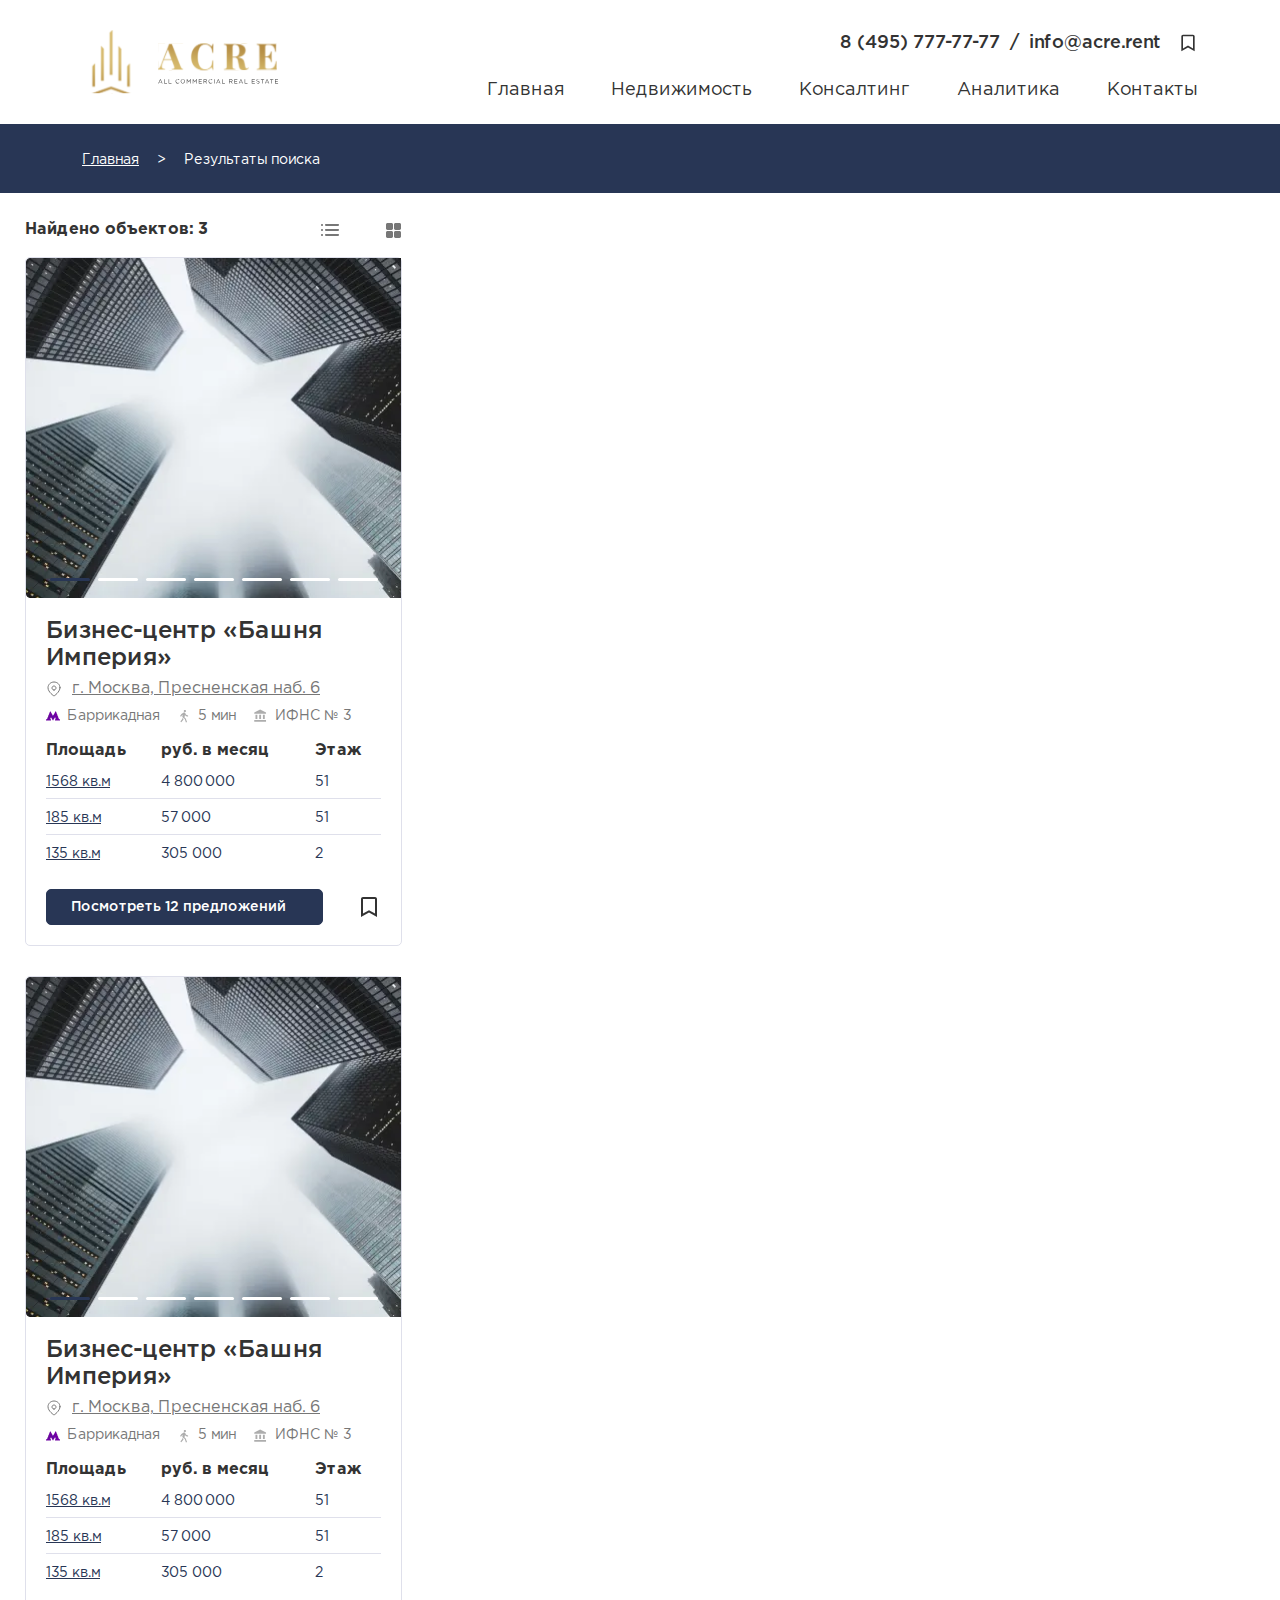
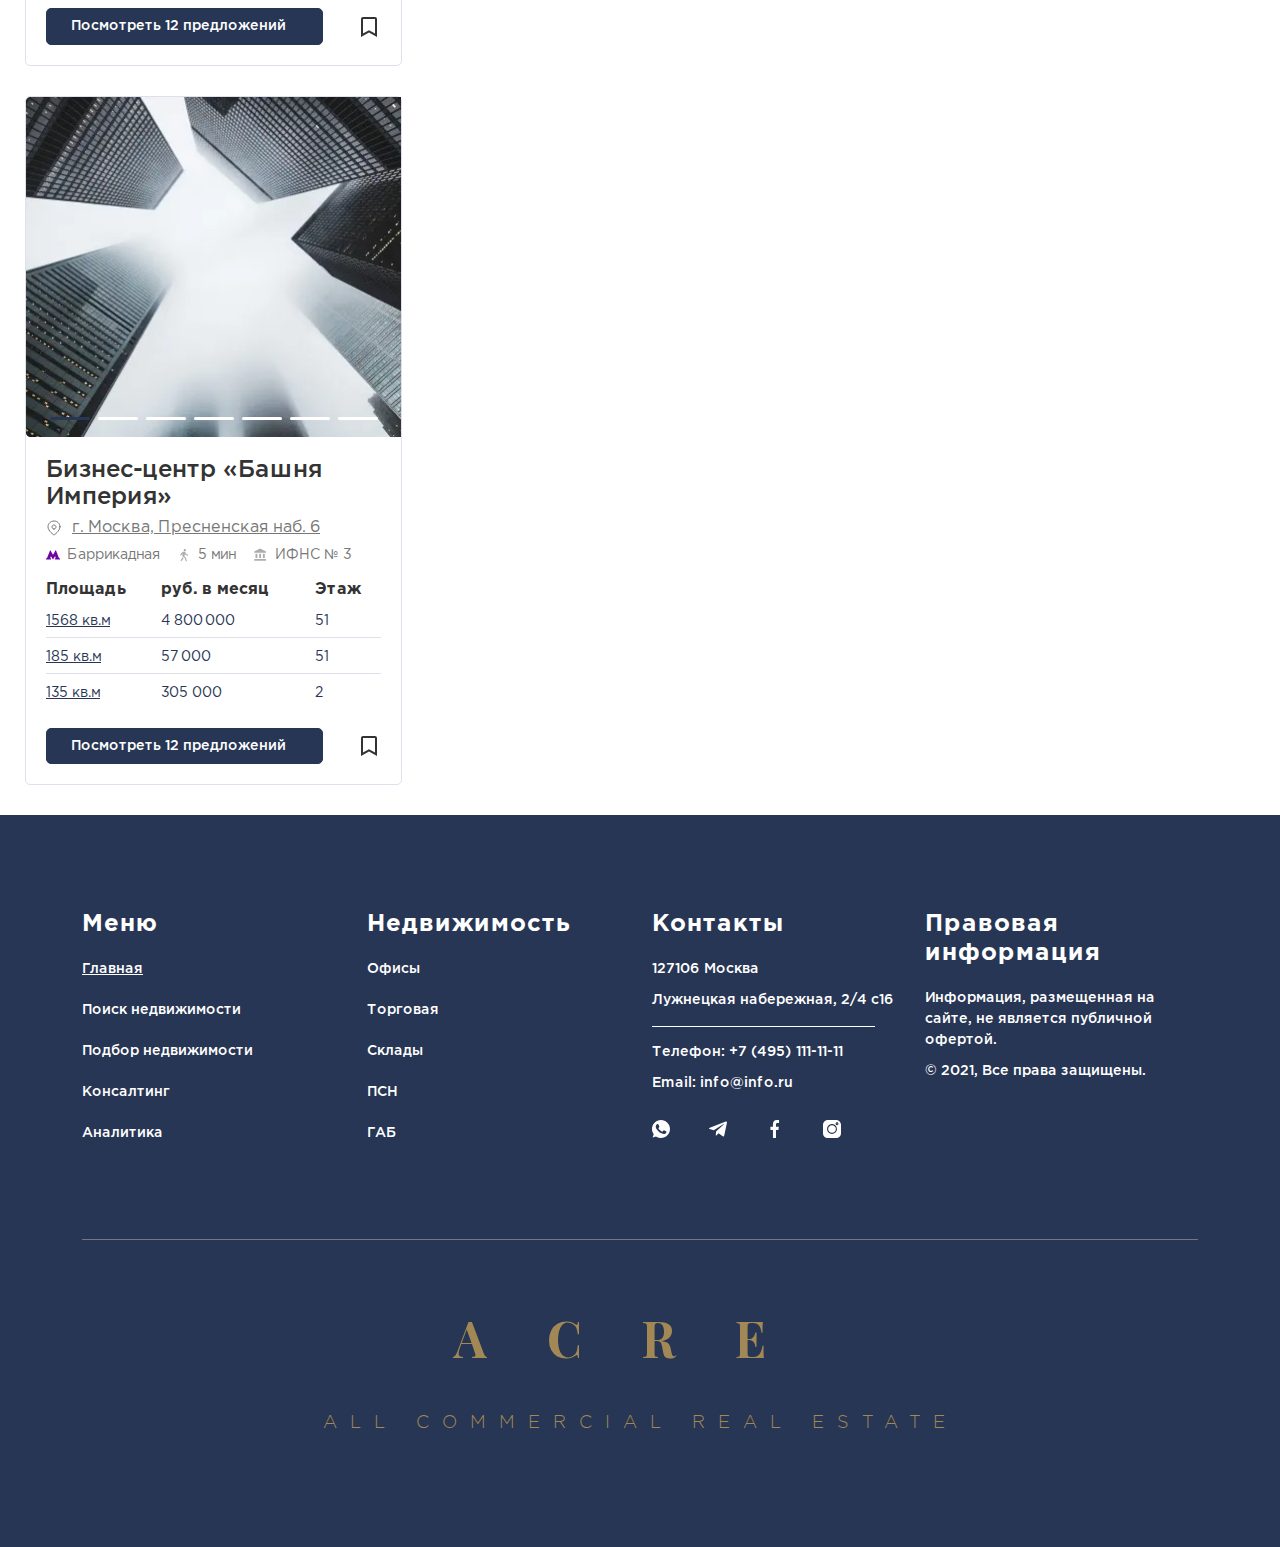
<file: map.html>
<!DOCTYPE html>
<html lang="ru">

<head>
	<meta charset="UTF-8">
	<meta http-equiv="X-UA-Compatible" content="IE=edge">
	<meta name="viewport" content="width=device-width, initial-scale=1.0">
	<meta name="robots" content="noindex" />
	<title>Главная</title>
	<link rel="stylesheet" href="css/style.min.css?_v=20240802190254">
</head>

<body>
	<header class="header homepage">
    <div class="container">
        <div class="row">
            <div class="col">
                    <img src="img/header/header-logo.svg" alt="Логотип" class="header-logo">
            </div>
            <div class="col">
                <div class="header-info">
                    <div class="header-top">
                        <a href="tel:84957777777" class="header-top__phone">8 (495) 777-77-77</a>
                        <span class="header-top__line">/</span>
                        <a href="mailto:info@acre.rent" class="header-top__email">info@acre.rent</a>
                        <div class="header-top__icon">
                            <svg width="20" height="20" viewBox="0 0 20 20" fill="none" xmlns="http://www.w3.org/2000/svg">
                                <path d="M16.6666 18.3337V3.33366C16.6666 2.41449 15.9191 1.66699 14.9999 1.66699H4.99992C4.08075 1.66699 3.33325 2.41449 3.33325 3.33366V18.3337L9.99992 14.5237L16.6666 18.3337ZM4.99992 8.33366V3.33366H14.9999V15.4612L9.99992 12.6045L4.99992 15.4612V8.33366Z" fill="#333333"/>
                            </svg>
                        </div>
                    </div>
                    <div class="header-bottom">
                        <menu class="header-bottom-navigation">
                            <a href="#" class="header-bottom-navigation__link">Главная</a>
                            <a href="#" class="header-bottom-navigation__link">Недвижимость</a>
                            <a href="#" class="header-bottom-navigation__link">Консалтинг</a>
                            <a href="#" class="header-bottom-navigation__link">Аналитика</a>
                            <a href="#" class="header-bottom-navigation__link">Контакты</a>
                        </menu>
                    </div>
                </div>
                <div class="header-div">
                    <div class="header-burger">
                        <span class="header-burger__line"></span>
                    </div>
                </div>
            </div>
        </div>
    </div>
</header>

	<main class="main">
		<section class="crumbs">
			<div class="container">
				<div class="row">
					<div class="col-12 d-flex align-items-center">
						<a href="#" class="crumbs__link">Главная</a>
						<span class="crumbs__arrow d-block">&gt;</span>
						<a href="#" class="crumbs__link active">Результаты поиска</a>
					</div>
				</div>
			</div>
		</section>

		<section class="search-map">
			<div class="search-map__main d-flex justify-content-between align-items-start">
				<div class="search-map__block d-flex flex-column">
					<div class="search-map__navig d-flex align-items-center">
						<div class="search-map__object">
							<span class="search-map__found d-block">Найдено объектов: <span>3</span></span>
						</div>
						<div class="search-map__wrapper">
							<a href="#" class="search__layout">
								<svg class="search__layout-icon" width="24" height="24" viewBox="0 0 24 24" fill="none"
									xmlns="http://www.w3.org/2000/svg">
									<path
										d="M4 8C4.55228 8 5 7.55228 5 7C5 6.44772 4.55228 6 4 6C3.44772 6 3 6.44772 3 7C3 7.55228 3.44772 8 4 8Z"
										fill="#777777" />
									<path
										d="M4 13C4.55228 13 5 12.5523 5 12C5 11.4477 4.55228 11 4 11C3.44772 11 3 11.4477 3 12C3 12.5523 3.44772 13 4 13Z"
										fill="#777777" />
									<path
										d="M4 18C4.55228 18 5 17.5523 5 17C5 16.4477 4.55228 16 4 16C3.44772 16 3 16.4477 3 17C3 17.5523 3.44772 18 4 18Z"
										fill="#777777" />
									<path
										d="M20.06 11H7.94C7.42085 11 7 11.4209 7 11.94V12.06C7 12.5791 7.42085 13 7.94 13H20.06C20.5791 13 21 12.5791 21 12.06V11.94C21 11.4209 20.5791 11 20.06 11Z"
										fill="#777777" />
									<path
										d="M20.06 16H7.94C7.42085 16 7 16.4209 7 16.94V17.06C7 17.5791 7.42085 18 7.94 18H20.06C20.5791 18 21 17.5791 21 17.06V16.94C21 16.4209 20.5791 16 20.06 16Z"
										fill="#777777" />
									<path
										d="M20.06 6H7.94C7.42085 6 7 6.42085 7 6.94V7.06C7 7.57915 7.42085 8 7.94 8H20.06C20.5791 8 21 7.57915 21 7.06V6.94C21 6.42085 20.5791 6 20.06 6Z"
										fill="#777777" />
								</svg>
							</a>
							<a href="search-grid.html" class="search__layout">
								<svg class="search__layout-icon" width="15" height="15" viewBox="0 0 15 15" fill="none"
									xmlns="http://www.w3.org/2000/svg">
									<g clip-path="url(#clip0_1318_12794)">
										<path
											d="M1.5 0C1.10218 0 0.720644 0.158035 0.43934 0.43934C0.158035 0.720644 0 1.10218 0 1.5L0 5.5C0 5.89782 0.158035 6.27936 0.43934 6.56066C0.720644 6.84196 1.10218 7 1.5 7H5.5C5.89782 7 6.27936 6.84196 6.56066 6.56066C6.84196 6.27936 7 5.89782 7 5.5V1.5C7 1.10218 6.84196 0.720644 6.56066 0.43934C6.27936 0.158035 5.89782 0 5.5 0L1.5 0ZM9.5 0C9.10218 0 8.72064 0.158035 8.43934 0.43934C8.15804 0.720644 8 1.10218 8 1.5V5.5C8 5.89782 8.15804 6.27936 8.43934 6.56066C8.72064 6.84196 9.10218 7 9.5 7H13.5C13.8978 7 14.2794 6.84196 14.5607 6.56066C14.842 6.27936 15 5.89782 15 5.5V1.5C15 1.10218 14.842 0.720644 14.5607 0.43934C14.2794 0.158035 13.8978 0 13.5 0L9.5 0ZM1.5 8C1.10218 8 0.720644 8.15804 0.43934 8.43934C0.158035 8.72064 0 9.10218 0 9.5L0 13.5C0 13.8978 0.158035 14.2794 0.43934 14.5607C0.720644 14.842 1.10218 15 1.5 15H5.5C5.89782 15 6.27936 14.842 6.56066 14.5607C6.84196 14.2794 7 13.8978 7 13.5V9.5C7 9.10218 6.84196 8.72064 6.56066 8.43934C6.27936 8.15804 5.89782 8 5.5 8H1.5ZM9.5 8C9.10218 8 8.72064 8.15804 8.43934 8.43934C8.15804 8.72064 8 9.10218 8 9.5V13.5C8 13.8978 8.15804 14.2794 8.43934 14.5607C8.72064 14.842 9.10218 15 9.5 15H13.5C13.8978 15 14.2794 14.842 14.5607 14.5607C14.842 14.2794 15 13.8978 15 13.5V9.5C15 9.10218 14.842 8.72064 14.5607 8.43934C14.2794 8.15804 13.8978 8 13.5 8H9.5Z"
											fill="#777777" />
									</g>
									<defs>
										<clipPath id="clip0_1318_12794">
											<rect width="15" height="15" fill="white" />
										</clipPath>
									</defs>
								</svg>
							</a>
						</div>
					</div>
					<div class="search-map__cards d-flex flex-column">
						<div class="search__card d-flex justify-content-xl-between flex-xxl-row flex-column">
							<div class="swiper search-swiper">
								<div class="swiper-wrapper search-wrapper">
									<div class="search-slide swiper-slide">
										<div class="box search__box">
											<picture><source srcset="img/search/photo-1.webp" type="image/webp"><img src="img/search/photo-1.jpg" alt="фото объекта" class="search__image"></picture>
										</div>
									</div>
									<div class="search-slide swiper-slide">
										<div class="box search__box">
											<picture><source srcset="img/search/photo-1.webp" type="image/webp"><img src="img/search/photo-1.jpg" alt="фото объекта" class="search__image"></picture>
										</div>
									</div>
									<div class="search-slide swiper-slide">
										<div class="box search__box">
											<picture><source srcset="img/search/photo-1.webp" type="image/webp"><img src="img/search/photo-1.jpg" alt="фото объекта" class="search__image"></picture>
										</div>
									</div>
									<div class="search-slide swiper-slide">
										<div class="box search__box">
											<picture><source srcset="img/search/photo-1.webp" type="image/webp"><img src="img/search/photo-1.jpg" alt="фото объекта" class="search__image"></picture>
										</div>
									</div>
									<div class="search-slide swiper-slide">
										<div class="box search__box">
											<picture><source srcset="img/search/photo-1.webp" type="image/webp"><img src="img/search/photo-1.jpg" alt="фото объекта" class="search__image"></picture>
										</div>
									</div>
									<div class="search-slide swiper-slide">
										<div class="box search__box">
											<picture><source srcset="img/search/photo-1.webp" type="image/webp"><img src="img/search/photo-1.jpg" alt="фото объекта" class="search__image"></picture>
										</div>
									</div>
									<div class="search-slide swiper-slide">
										<div class="box search__box">
											<picture><source srcset="img/search/photo-1.webp" type="image/webp"><img src="img/search/photo-1.jpg" alt="фото объекта" class="search__image"></picture>
										</div>
									</div>
								</div>
								<div class="swiper-pagination search-pagination"></div>
							</div>
							<div class="search-map__info d-flex flex-column">
								<div class="search__header d-flex align-items-center">
									<h3 class="search__sub subtitle">Бизнес-центр «Башня Империя»</h3>
								</div>
								<div class="search__location d-flex align-items-center">
									<svg width="16" height="16" viewBox="0 0 16 16" fill="none"
										xmlns="http://www.w3.org/2000/svg">
										<path
											d="M14 6.72727C14 11.1818 8 15 8 15C8 15 2 11.1818 2 6.72727C2 5.20831 2.63214 3.75155 3.75736 2.67748C4.88258 1.60341 6.4087 1 8 1C9.5913 1 11.1174 1.60341 12.2426 2.67748C13.3679 3.75155 14 5.20831 14 6.72727Z"
											stroke="#777777" stroke-linecap="round" stroke-linejoin="round" />
										<path
											d="M8 9C9.10457 9 10 8.10457 10 7C10 5.89543 9.10457 5 8 5C6.89543 5 6 5.89543 6 7C6 8.10457 6.89543 9 8 9Z"
											stroke="#777777" stroke-linecap="round" stroke-linejoin="round" />
									</svg>
									<span class="search__adress d-block">г. Москва, Пресненская наб. 6</span>
								</div>
								<div class="search__information d-flex align-items-center">
									<div class="search__metro d-flex align-items-center">
										<picture><source srcset="img/search/metro.webp" type="image/webp"><img src="img/search/metro.png" alt="станция метро"></picture>
										<span class="search__name d-block">Баррикадная</span>
									</div>
									<div class="search__metro d-flex align-items-center">
										<svg width="14" height="14" viewBox="0 0 14 14" fill="none"
											xmlns="http://www.w3.org/2000/svg">
											<path
												d="M4.44322 5.082L6.31281 3.724C6.52268 3.57041 6.77796 3.49155 7.03789 3.5C7.35493 3.50791 7.66164 3.6144 7.91537 3.80467C8.1691 3.99494 8.35724 4.25953 8.45364 4.56167C8.56214 4.90175 8.66131 5.13158 8.75114 5.25117C9.02257 5.6133 9.37467 5.90719 9.7795 6.1095C10.1843 6.31181 10.6307 6.41698 11.0833 6.41667V7.58333C10.4809 7.58399 9.88583 7.45108 9.34095 7.19417C8.79607 6.93726 8.31492 6.56275 7.93214 6.09758L7.52556 8.40467L8.72781 9.41383L10.0246 12.9768L8.92789 13.3758L7.73789 10.1068L5.76039 8.44725C5.59811 8.31621 5.47392 8.14405 5.40077 7.94871C5.32762 7.75337 5.30818 7.54199 5.34447 7.33658L5.64139 5.65367L5.24647 5.94067L4.00572 7.64867L3.06189 6.96267L4.43331 5.075L4.44322 5.082ZM7.87497 3.20833C7.56555 3.20833 7.26881 3.08542 7.05002 2.86662C6.83122 2.64783 6.70831 2.35109 6.70831 2.04167C6.70831 1.73225 6.83122 1.4355 7.05002 1.21671C7.26881 0.997916 7.56555 0.875 7.87497 0.875C8.18439 0.875 8.48114 0.997916 8.69993 1.21671C8.91872 1.4355 9.04164 1.73225 9.04164 2.04167C9.04164 2.35109 8.91872 2.64783 8.69993 2.86662C8.48114 3.08542 8.18439 3.20833 7.87497 3.20833ZM6.14131 10.8973L4.26647 13.1314L3.37281 12.3818L5.10881 10.3133L5.54397 9.04167L6.58872 9.91667L6.14131 10.8973Z"
												fill="#ADADAD" />
										</svg>
										<span class="search__name d-block">5 мин</span>
									</div>
									<div class="search__metro d-flex align-items-center">
										<svg width="15" height="14" viewBox="0 0 15 14" fill="none"
											xmlns="http://www.w3.org/2000/svg">
											<path
												d="M2.48222 5.8335V9.91683H4.34393V5.8335H2.48222ZM6.20563 5.8335V9.91683H8.06733V5.8335H6.20563ZM1.24109 12.8335H13.0319V11.0835H1.24109V12.8335ZM9.92903 5.8335V9.91683H11.7907V5.8335H9.92903ZM7.13648 0.583496L1.24109 3.50016V4.66683H13.0319V3.50016L7.13648 0.583496Z"
												fill="#ADADAD" />
										</svg>
										<span class="search__name d-block">ИФНС № 3</span>
									</div>
								</div>
								<table class="search__table">
									<tr>
										<th class="search__title">Площадь</th>
										<th class="search__title">руб. в месяц</th>
										<th class="search__title">Этаж</th>
									</tr>
									<tr class="search__stroke">
										<td class="search__text">1568 кв.м</td>
										<td class="search__text">4 800 000</td>
										<td class="search__text">51</td>
									</tr>
									<tr class="search__stroke">
										<td class="search__text">185 кв.м</td>
										<td class="search__text">57 000</td>
										<td class="search__text">51</td>
									</tr>
									<tr class="search__stroke">
										<td class="search__text">135 кв.м</td>
										<td class="search__text">305 000</td>
										<td class="search__text">2</td>
									</tr>
								</table>
								<div class="search__buttons d-flex align-items-center justify-content-between">
									<a href="#" class="search__btn btn-2">Посмотреть 12 предложений</a>
									<button class="search__save">
										<svg width="24" height="24" viewBox="0 0 24 24" fill="none"
											xmlns="http://www.w3.org/2000/svg">
											<path
												d="M20 22V4C20 2.897 19.103 2 18 2H6C4.897 2 4 2.897 4 4V22L12 17.428L20 22ZM6 10V4H18V18.553L12 15.125L6 18.553V10Z"
												fill="#333333" />
										</svg>
									</button>
								</div>
							</div>
						</div>
						<div class="search__card d-flex justify-content-xl-between flex-xxl-row flex-column">
							<div class="swiper search-swiper">
								<div class="swiper-wrapper search-wrapper">
									<div class="search-slide swiper-slide">
										<div class="box search__box">
											<picture><source srcset="img/search/photo-1.webp" type="image/webp"><img src="img/search/photo-1.jpg" alt="фото объекта" class="search__image"></picture>
										</div>
									</div>
									<div class="search-slide swiper-slide">
										<div class="box search__box">
											<picture><source srcset="img/search/photo-1.webp" type="image/webp"><img src="img/search/photo-1.jpg" alt="фото объекта" class="search__image"></picture>
										</div>
									</div>
									<div class="search-slide swiper-slide">
										<div class="box search__box">
											<picture><source srcset="img/search/photo-1.webp" type="image/webp"><img src="img/search/photo-1.jpg" alt="фото объекта" class="search__image"></picture>
										</div>
									</div>
									<div class="search-slide swiper-slide">
										<div class="box search__box">
											<picture><source srcset="img/search/photo-1.webp" type="image/webp"><img src="img/search/photo-1.jpg" alt="фото объекта" class="search__image"></picture>
										</div>
									</div>
									<div class="search-slide swiper-slide">
										<div class="box search__box">
											<picture><source srcset="img/search/photo-1.webp" type="image/webp"><img src="img/search/photo-1.jpg" alt="фото объекта" class="search__image"></picture>
										</div>
									</div>
									<div class="search-slide swiper-slide">
										<div class="box search__box">
											<picture><source srcset="img/search/photo-1.webp" type="image/webp"><img src="img/search/photo-1.jpg" alt="фото объекта" class="search__image"></picture>
										</div>
									</div>
									<div class="search-slide swiper-slide">
										<div class="box search__box">
											<picture><source srcset="img/search/photo-1.webp" type="image/webp"><img src="img/search/photo-1.jpg" alt="фото объекта" class="search__image"></picture>
										</div>
									</div>
								</div>
								<div class="swiper-pagination search-pagination"></div>
							</div>
							<div class="search-map__info d-flex flex-column">
								<div class="search__header d-flex align-items-center">
									<h3 class="search__sub subtitle">Бизнес-центр «Башня Империя»</h3>
								</div>
								<div class="search__location d-flex align-items-center">
									<svg width="16" height="16" viewBox="0 0 16 16" fill="none"
										xmlns="http://www.w3.org/2000/svg">
										<path
											d="M14 6.72727C14 11.1818 8 15 8 15C8 15 2 11.1818 2 6.72727C2 5.20831 2.63214 3.75155 3.75736 2.67748C4.88258 1.60341 6.4087 1 8 1C9.5913 1 11.1174 1.60341 12.2426 2.67748C13.3679 3.75155 14 5.20831 14 6.72727Z"
											stroke="#777777" stroke-linecap="round" stroke-linejoin="round" />
										<path
											d="M8 9C9.10457 9 10 8.10457 10 7C10 5.89543 9.10457 5 8 5C6.89543 5 6 5.89543 6 7C6 8.10457 6.89543 9 8 9Z"
											stroke="#777777" stroke-linecap="round" stroke-linejoin="round" />
									</svg>
									<span class="search__adress d-block">г. Москва, Пресненская наб. 6</span>
								</div>
								<div class="search__information d-flex align-items-center">
									<div class="search__metro d-flex align-items-center">
										<picture><source srcset="img/search/metro.webp" type="image/webp"><img src="img/search/metro.png" alt="станция метро"></picture>
										<span class="search__name d-block">Баррикадная</span>
									</div>
									<div class="search__metro d-flex align-items-center">
										<svg width="14" height="14" viewBox="0 0 14 14" fill="none"
											xmlns="http://www.w3.org/2000/svg">
											<path
												d="M4.44322 5.082L6.31281 3.724C6.52268 3.57041 6.77796 3.49155 7.03789 3.5C7.35493 3.50791 7.66164 3.6144 7.91537 3.80467C8.1691 3.99494 8.35724 4.25953 8.45364 4.56167C8.56214 4.90175 8.66131 5.13158 8.75114 5.25117C9.02257 5.6133 9.37467 5.90719 9.7795 6.1095C10.1843 6.31181 10.6307 6.41698 11.0833 6.41667V7.58333C10.4809 7.58399 9.88583 7.45108 9.34095 7.19417C8.79607 6.93726 8.31492 6.56275 7.93214 6.09758L7.52556 8.40467L8.72781 9.41383L10.0246 12.9768L8.92789 13.3758L7.73789 10.1068L5.76039 8.44725C5.59811 8.31621 5.47392 8.14405 5.40077 7.94871C5.32762 7.75337 5.30818 7.54199 5.34447 7.33658L5.64139 5.65367L5.24647 5.94067L4.00572 7.64867L3.06189 6.96267L4.43331 5.075L4.44322 5.082ZM7.87497 3.20833C7.56555 3.20833 7.26881 3.08542 7.05002 2.86662C6.83122 2.64783 6.70831 2.35109 6.70831 2.04167C6.70831 1.73225 6.83122 1.4355 7.05002 1.21671C7.26881 0.997916 7.56555 0.875 7.87497 0.875C8.18439 0.875 8.48114 0.997916 8.69993 1.21671C8.91872 1.4355 9.04164 1.73225 9.04164 2.04167C9.04164 2.35109 8.91872 2.64783 8.69993 2.86662C8.48114 3.08542 8.18439 3.20833 7.87497 3.20833ZM6.14131 10.8973L4.26647 13.1314L3.37281 12.3818L5.10881 10.3133L5.54397 9.04167L6.58872 9.91667L6.14131 10.8973Z"
												fill="#ADADAD" />
										</svg>
										<span class="search__name d-block">5 мин</span>
									</div>
									<div class="search__metro d-flex align-items-center">
										<svg width="15" height="14" viewBox="0 0 15 14" fill="none"
											xmlns="http://www.w3.org/2000/svg">
											<path
												d="M2.48222 5.8335V9.91683H4.34393V5.8335H2.48222ZM6.20563 5.8335V9.91683H8.06733V5.8335H6.20563ZM1.24109 12.8335H13.0319V11.0835H1.24109V12.8335ZM9.92903 5.8335V9.91683H11.7907V5.8335H9.92903ZM7.13648 0.583496L1.24109 3.50016V4.66683H13.0319V3.50016L7.13648 0.583496Z"
												fill="#ADADAD" />
										</svg>
										<span class="search__name d-block">ИФНС № 3</span>
									</div>
								</div>
								<table class="search__table">
									<tr>
										<th class="search__title">Площадь</th>
										<th class="search__title">руб. в месяц</th>
										<th class="search__title">Этаж</th>
									</tr>
									<tr class="search__stroke">
										<td class="search__text">1568 кв.м</td>
										<td class="search__text">4 800 000</td>
										<td class="search__text">51</td>
									</tr>
									<tr class="search__stroke">
										<td class="search__text">185 кв.м</td>
										<td class="search__text">57 000</td>
										<td class="search__text">51</td>
									</tr>
									<tr class="search__stroke">
										<td class="search__text">135 кв.м</td>
										<td class="search__text">305 000</td>
										<td class="search__text">2</td>
									</tr>
								</table>
								<div class="search__buttons d-flex align-items-center justify-content-between">
									<a href="#" class="search__btn btn-2">Посмотреть 12 предложений</a>
									<button class="search__save">
										<svg width="24" height="24" viewBox="0 0 24 24" fill="none"
											xmlns="http://www.w3.org/2000/svg">
											<path
												d="M20 22V4C20 2.897 19.103 2 18 2H6C4.897 2 4 2.897 4 4V22L12 17.428L20 22ZM6 10V4H18V18.553L12 15.125L6 18.553V10Z"
												fill="#333333" />
										</svg>
									</button>
								</div>
							</div>
						</div>
						<div class="search__card d-flex justify-content-xl-between flex-xxl-row flex-column">
							<div class="swiper search-swiper">
								<div class="swiper-wrapper search-wrapper">
									<div class="search-slide swiper-slide">
										<div class="box search__box">
											<picture><source srcset="img/search/photo-1.webp" type="image/webp"><img src="img/search/photo-1.jpg" alt="фото объекта" class="search__image"></picture>
										</div>
									</div>
									<div class="search-slide swiper-slide">
										<div class="box search__box">
											<picture><source srcset="img/search/photo-1.webp" type="image/webp"><img src="img/search/photo-1.jpg" alt="фото объекта" class="search__image"></picture>
										</div>
									</div>
									<div class="search-slide swiper-slide">
										<div class="box search__box">
											<picture><source srcset="img/search/photo-1.webp" type="image/webp"><img src="img/search/photo-1.jpg" alt="фото объекта" class="search__image"></picture>
										</div>
									</div>
									<div class="search-slide swiper-slide">
										<div class="box search__box">
											<picture><source srcset="img/search/photo-1.webp" type="image/webp"><img src="img/search/photo-1.jpg" alt="фото объекта" class="search__image"></picture>
										</div>
									</div>
									<div class="search-slide swiper-slide">
										<div class="box search__box">
											<picture><source srcset="img/search/photo-1.webp" type="image/webp"><img src="img/search/photo-1.jpg" alt="фото объекта" class="search__image"></picture>
										</div>
									</div>
									<div class="search-slide swiper-slide">
										<div class="box search__box">
											<picture><source srcset="img/search/photo-1.webp" type="image/webp"><img src="img/search/photo-1.jpg" alt="фото объекта" class="search__image"></picture>
										</div>
									</div>
									<div class="search-slide swiper-slide">
										<div class="box search__box">
											<picture><source srcset="img/search/photo-1.webp" type="image/webp"><img src="img/search/photo-1.jpg" alt="фото объекта" class="search__image"></picture>
										</div>
									</div>
								</div>
								<div class="swiper-pagination search-pagination"></div>
							</div>
							<div class="search-map__info d-flex flex-column">
								<div class="search__header d-flex align-items-center">
									<h3 class="search__sub subtitle">Бизнес-центр «Башня Империя»</h3>
								</div>
								<div class="search__location d-flex align-items-center">
									<svg width="16" height="16" viewBox="0 0 16 16" fill="none"
										xmlns="http://www.w3.org/2000/svg">
										<path
											d="M14 6.72727C14 11.1818 8 15 8 15C8 15 2 11.1818 2 6.72727C2 5.20831 2.63214 3.75155 3.75736 2.67748C4.88258 1.60341 6.4087 1 8 1C9.5913 1 11.1174 1.60341 12.2426 2.67748C13.3679 3.75155 14 5.20831 14 6.72727Z"
											stroke="#777777" stroke-linecap="round" stroke-linejoin="round" />
										<path
											d="M8 9C9.10457 9 10 8.10457 10 7C10 5.89543 9.10457 5 8 5C6.89543 5 6 5.89543 6 7C6 8.10457 6.89543 9 8 9Z"
											stroke="#777777" stroke-linecap="round" stroke-linejoin="round" />
									</svg>
									<span class="search__adress d-block">г. Москва, Пресненская наб. 6</span>
								</div>
								<div class="search__information d-flex align-items-center">
									<div class="search__metro d-flex align-items-center">
										<picture><source srcset="img/search/metro.webp" type="image/webp"><img src="img/search/metro.png" alt="станция метро"></picture>
										<span class="search__name d-block">Баррикадная</span>
									</div>
									<div class="search__metro d-flex align-items-center">
										<svg width="14" height="14" viewBox="0 0 14 14" fill="none"
											xmlns="http://www.w3.org/2000/svg">
											<path
												d="M4.44322 5.082L6.31281 3.724C6.52268 3.57041 6.77796 3.49155 7.03789 3.5C7.35493 3.50791 7.66164 3.6144 7.91537 3.80467C8.1691 3.99494 8.35724 4.25953 8.45364 4.56167C8.56214 4.90175 8.66131 5.13158 8.75114 5.25117C9.02257 5.6133 9.37467 5.90719 9.7795 6.1095C10.1843 6.31181 10.6307 6.41698 11.0833 6.41667V7.58333C10.4809 7.58399 9.88583 7.45108 9.34095 7.19417C8.79607 6.93726 8.31492 6.56275 7.93214 6.09758L7.52556 8.40467L8.72781 9.41383L10.0246 12.9768L8.92789 13.3758L7.73789 10.1068L5.76039 8.44725C5.59811 8.31621 5.47392 8.14405 5.40077 7.94871C5.32762 7.75337 5.30818 7.54199 5.34447 7.33658L5.64139 5.65367L5.24647 5.94067L4.00572 7.64867L3.06189 6.96267L4.43331 5.075L4.44322 5.082ZM7.87497 3.20833C7.56555 3.20833 7.26881 3.08542 7.05002 2.86662C6.83122 2.64783 6.70831 2.35109 6.70831 2.04167C6.70831 1.73225 6.83122 1.4355 7.05002 1.21671C7.26881 0.997916 7.56555 0.875 7.87497 0.875C8.18439 0.875 8.48114 0.997916 8.69993 1.21671C8.91872 1.4355 9.04164 1.73225 9.04164 2.04167C9.04164 2.35109 8.91872 2.64783 8.69993 2.86662C8.48114 3.08542 8.18439 3.20833 7.87497 3.20833ZM6.14131 10.8973L4.26647 13.1314L3.37281 12.3818L5.10881 10.3133L5.54397 9.04167L6.58872 9.91667L6.14131 10.8973Z"
												fill="#ADADAD" />
										</svg>
										<span class="search__name d-block">5 мин</span>
									</div>
									<div class="search__metro d-flex align-items-center">
										<svg width="15" height="14" viewBox="0 0 15 14" fill="none"
											xmlns="http://www.w3.org/2000/svg">
											<path
												d="M2.48222 5.8335V9.91683H4.34393V5.8335H2.48222ZM6.20563 5.8335V9.91683H8.06733V5.8335H6.20563ZM1.24109 12.8335H13.0319V11.0835H1.24109V12.8335ZM9.92903 5.8335V9.91683H11.7907V5.8335H9.92903ZM7.13648 0.583496L1.24109 3.50016V4.66683H13.0319V3.50016L7.13648 0.583496Z"
												fill="#ADADAD" />
										</svg>
										<span class="search__name d-block">ИФНС № 3</span>
									</div>
								</div>
								<table class="search__table">
									<tr>
										<th class="search__title">Площадь</th>
										<th class="search__title">руб. в месяц</th>
										<th class="search__title">Этаж</th>
									</tr>
									<tr class="search__stroke">
										<td class="search__text">1568 кв.м</td>
										<td class="search__text">4 800 000</td>
										<td class="search__text">51</td>
									</tr>
									<tr class="search__stroke">
										<td class="search__text">185 кв.м</td>
										<td class="search__text">57 000</td>
										<td class="search__text">51</td>
									</tr>
									<tr class="search__stroke">
										<td class="search__text">135 кв.м</td>
										<td class="search__text">305 000</td>
										<td class="search__text">2</td>
									</tr>
								</table>
								<div class="search__buttons d-flex align-items-center justify-content-between">
									<a href="#" class="search__btn btn-2">Посмотреть 12 предложений</a>
									<button class="search__save">
										<svg width="24" height="24" viewBox="0 0 24 24" fill="none"
											xmlns="http://www.w3.org/2000/svg">
											<path
												d="M20 22V4C20 2.897 19.103 2 18 2H6C4.897 2 4 2.897 4 4V22L12 17.428L20 22ZM6 10V4H18V18.553L12 15.125L6 18.553V10Z"
												fill="#333333" />
										</svg>
									</button>
								</div>
							</div>
						</div>
					</div>
				</div>
				<div class="search-map__map" id="map">
				</div>
				<script src="https://api-maps.yandex.ru/2.1/?apikey=fd46afb5-4037-456b-a39d-fa1de0a70d9d&lang=ru_RU&_v=20240802190254"
					type="text/javascript"></script>
			</div>
		</section>
	</main>
	<footer class="footer">
	<div class="container">
		<div
			class="row d-flex justify-space-xl-between align-items-xl-start justify-space-lg-between align-items-lg-start justify-space-md-between align-items-md-start justify-space-center align-items-center">
			<div
				class="col-xl-3 col-lg-4 col-md-4 col-12 text-center d-flex flex-column align-items-xl-start align-items-lg-start align-items-md-start align-items-center text-xl-start text-lg-start text-md-start">
				<h3 class="footer__title">Меню</h3>
				<ul class="footer-menu">
					<li class="footer-menu__item">
						<a href="#" class="footer-menu__link footer-menu__link_u">Главная</a>
					</li>
					<li class="footer-menu__item">
						<a href="#" class="footer-menu__link">Поиск недвижимости</a>
					</li>
					<li class="footer-menu__item">
						<a href="#" class="footer-menu__link">Подбор недвижимости</a>
					</li>
					<li class="footer-menu__item">
						<a href="#" class="footer-menu__link">Консалтинг</a>
					</li>
					<li class="footer-menu__item">
						<a href="#" class="footer-menu__link">Аналитика</a>
					</li>
				</ul>
			</div>
			<div class="col-xl-3 d-xl-block d-none">
				<h3 class="footer__title">Недвижимость</h3>
				<ul class="footer-menu">
					<li class="footer-menu__item">
						<a href="#" class="footer-menu__link">Офисы</a>
					</li>
					<li class="footer-menu__item">
						<a href="#" class="footer-menu__link">Торговая</a>
					</li>
					<li class="footer-menu__item">
						<a href="#" class="footer-menu__link">Склады</a>
					</li>
					<li class="footer-menu__item">
						<a href="#" class="footer-menu__link">ПСН</a>
					</li>
					<li class="footer-menu__item">
						<a href="#" class="footer-menu__link">ГАБ</a>
					</li>
				</ul>
			</div>
			<div
				class="footer__column col-xl-3 col-lg-4 col-md-4 col-12 text-center d-flex flex-column align-items-xl-start align-items-lg-start align-items-md-start align-items-center text-xl-start text-lg-start text-md-start">
				<h3 class="footer__title">Контакты</h3>
				<div class="footer__block">
					<span class="footer__contact d-block">127106 Москва</span>
					<span class="footer__contact d-block">Лужнецкая набережная, 2/4 с16</span>
				</div>
				<div class="footer__line"></div>
				<div class="footer__block">
					<span class="footer__contact d-block">Телефон: <a href="tel:+74951111111">+7 (495) 111-11-11</a></span>
					<span class="footer__contact d-block">Email: <a href="mailto:info@info.ru">info@info.ru</a></span>
				</div>
				<div class="footer__social">
					<a href="#" class="footer__icon">
						<svg width="18" height="18" viewBox="0 0 18 18" fill="none" xmlns="http://www.w3.org/2000/svg">
							<path
								d="M9.00225 0H8.99775C4.03538 0 0 4.0365 0 9C0 10.9688 0.6345 12.7935 1.71337 14.2751L0.59175 17.6186L4.05113 16.5128C5.47425 17.4555 7.17188 18 9.00225 18C13.9646 18 18 13.9624 18 9C18 4.03763 13.9646 0 9.00225 0ZM14.2391 12.7091C14.022 13.3223 13.1602 13.8307 12.4729 13.9792C12.0026 14.0794 11.3884 14.1593 9.32063 13.302C6.67575 12.2063 4.9725 9.51862 4.83975 9.34425C4.71263 9.16988 3.771 7.92112 3.771 6.62963C3.771 5.33813 4.42688 4.70925 4.69125 4.43925C4.90838 4.21763 5.26725 4.11637 5.6115 4.11637C5.72288 4.11637 5.823 4.122 5.913 4.1265C6.17737 4.13775 6.31012 4.1535 6.4845 4.57088C6.70162 5.094 7.23037 6.3855 7.29338 6.51825C7.3575 6.651 7.42163 6.831 7.33162 7.00538C7.24725 7.18538 7.173 7.26525 7.04025 7.41825C6.9075 7.57125 6.7815 7.68825 6.64875 7.8525C6.52725 7.99538 6.39 8.14838 6.543 8.41275C6.696 8.6715 7.22475 9.53437 8.00325 10.2274C9.00787 11.1217 9.82237 11.4075 10.1137 11.529C10.3309 11.619 10.5896 11.5976 10.7483 11.4289C10.9496 11.2118 11.1982 10.8518 11.4514 10.4974C11.6314 10.2431 11.8586 10.2116 12.0971 10.3016C12.3401 10.386 13.626 11.0216 13.8904 11.1532C14.1547 11.286 14.3291 11.349 14.3932 11.4604C14.4562 11.5718 14.4562 12.0949 14.2391 12.7091Z"
								fill="white" />
						</svg>
					</a>
					<a href="#" class="footer__icon">
						<svg width="18" height="18" viewBox="0 0 18 18" fill="none" xmlns="http://www.w3.org/2000/svg">
							<g clip-path="url(#clip0_1630_2360)">
								<path
									d="M7.06276 11.3861L6.76501 15.5741C7.19101 15.5741 7.37551 15.3911 7.59676 15.1713L9.59401 13.2626L13.7325 16.2933C14.4915 16.7163 15.0263 16.4936 15.231 15.5951L17.9475 2.86605L17.9483 2.8653C18.189 1.7433 17.5425 1.30455 16.803 1.5798L0.835511 7.69305C-0.254239 8.11605 -0.237739 8.72355 0.650261 8.9988L4.73251 10.2686L14.2148 4.3353C14.661 4.0398 15.0668 4.2033 14.733 4.4988L7.06276 11.3861Z"
									fill="white" />
							</g>
							<defs>
								<clipPath id="clip0_1630_2360">
									<rect width="18" height="18" fill="white" />
								</clipPath>
							</defs>
						</svg>
					</a>
					<a href="#" class="footer__icon">
						<svg width="18" height="18" viewBox="0 0 18 18" fill="none" xmlns="http://www.w3.org/2000/svg">
							<g clip-path="url(#clip0_1630_2358)">
								<path
									d="M11.4978 2.98875H13.0726V0.12675C12.8009 0.08775 11.8666 0 10.7784 0C8.50784 0 6.95246 1.49025 6.95246 4.22925V6.75H4.4469V9.9495H6.95246V18H10.0244V9.95025H12.4286L12.8103 6.75075H10.0237V4.5465C10.0244 3.62175 10.263 2.98875 11.4978 2.98875Z"
									fill="white" />
							</g>
							<defs>
								<clipPath id="clip0_1630_2358">
									<rect width="17.25" height="18" fill="white" />
								</clipPath>
							</defs>
						</svg>
					</a>
					<a href="#" class="footer__icon">
						<svg width="18" height="18" viewBox="0 0 18 18" fill="none" xmlns="http://www.w3.org/2000/svg">
							<path
								d="M13.1275 0H4.87243C2.18573 0 0 2.18573 0 4.87243V13.1277C0 15.8142 2.18573 18 4.87243 18H13.1277C15.8142 18 18 15.8142 18 13.1277V4.87243C18 2.18573 15.8142 0 13.1275 0V0ZM8.99998 13.9217C6.28609 13.9217 4.07825 11.7139 4.07825 8.99998C4.07825 6.28609 6.28609 4.07825 8.99998 4.07825C11.7139 4.07825 13.9217 6.28609 13.9217 8.99998C13.9217 11.7139 11.7139 13.9217 8.99998 13.9217ZM14.0394 5.23896C13.2374 5.23896 12.5851 4.58665 12.5851 3.78465C12.5851 2.98265 13.2374 2.3302 14.0394 2.3302C14.8414 2.3302 15.4939 2.98265 15.4939 3.78465C15.4939 4.58665 14.8414 5.23896 14.0394 5.23896Z"
								fill="white" />
							<path
								d="M9.00004 5.13379C6.86815 5.13379 5.13354 6.86825 5.13354 9.00028C5.13354 11.1322 6.86815 12.8668 9.00004 12.8668C11.1321 12.8668 12.8665 11.1322 12.8665 9.00028C12.8665 6.86825 11.1321 5.13379 9.00004 5.13379Z"
								fill="white" />
							<path
								d="M14.0395 3.38574C13.8195 3.38574 13.6404 3.56482 13.6404 3.78482C13.6404 4.00482 13.8195 4.1839 14.0395 4.1839C14.2596 4.1839 14.4387 4.00496 14.4387 3.78482C14.4387 3.56468 14.2596 3.38574 14.0395 3.38574Z"
								fill="white" />
						</svg>
					</a>
				</div>
			</div>
			<div
				class="footer__column col-xl-3 p-xl-0 p-lg-0 col-lg-4 col-md-4 col-12 text-center d-flex flex-column align-items-xl-start align-items-lg-start align-items-md-start align-items-center text-xl-start text-lg-start text-md-start">
				<h3 class="footer__title">Правовая информация</h3>
				<span class="footer__contact d-block">Информация, размещенная на сайте,
					не является публичной офертой.</span>
				<span class="footer__contact d-block">© 2021, Все права защищены.</span>
			</div>
		</div>
		<div class="row">
			<div class="col-12">
				<div class="footer__lines"></div>
			</div>
		</div>
		<div class="row">
			<div class="col-12">
				<div class="footer__logo d-flex align-items-center justify-content-center flex-column text-center">
					<span class="footer__logotyp d-block">ACRE</span>
					<span class="footer__sub">All Commercial real estate</span>
				</div>
			</div>
		</div>
	</div>
</footer>
	<script src="js/app.min.js?_v=20240802190254"></script>
</body>

</html>
</file>
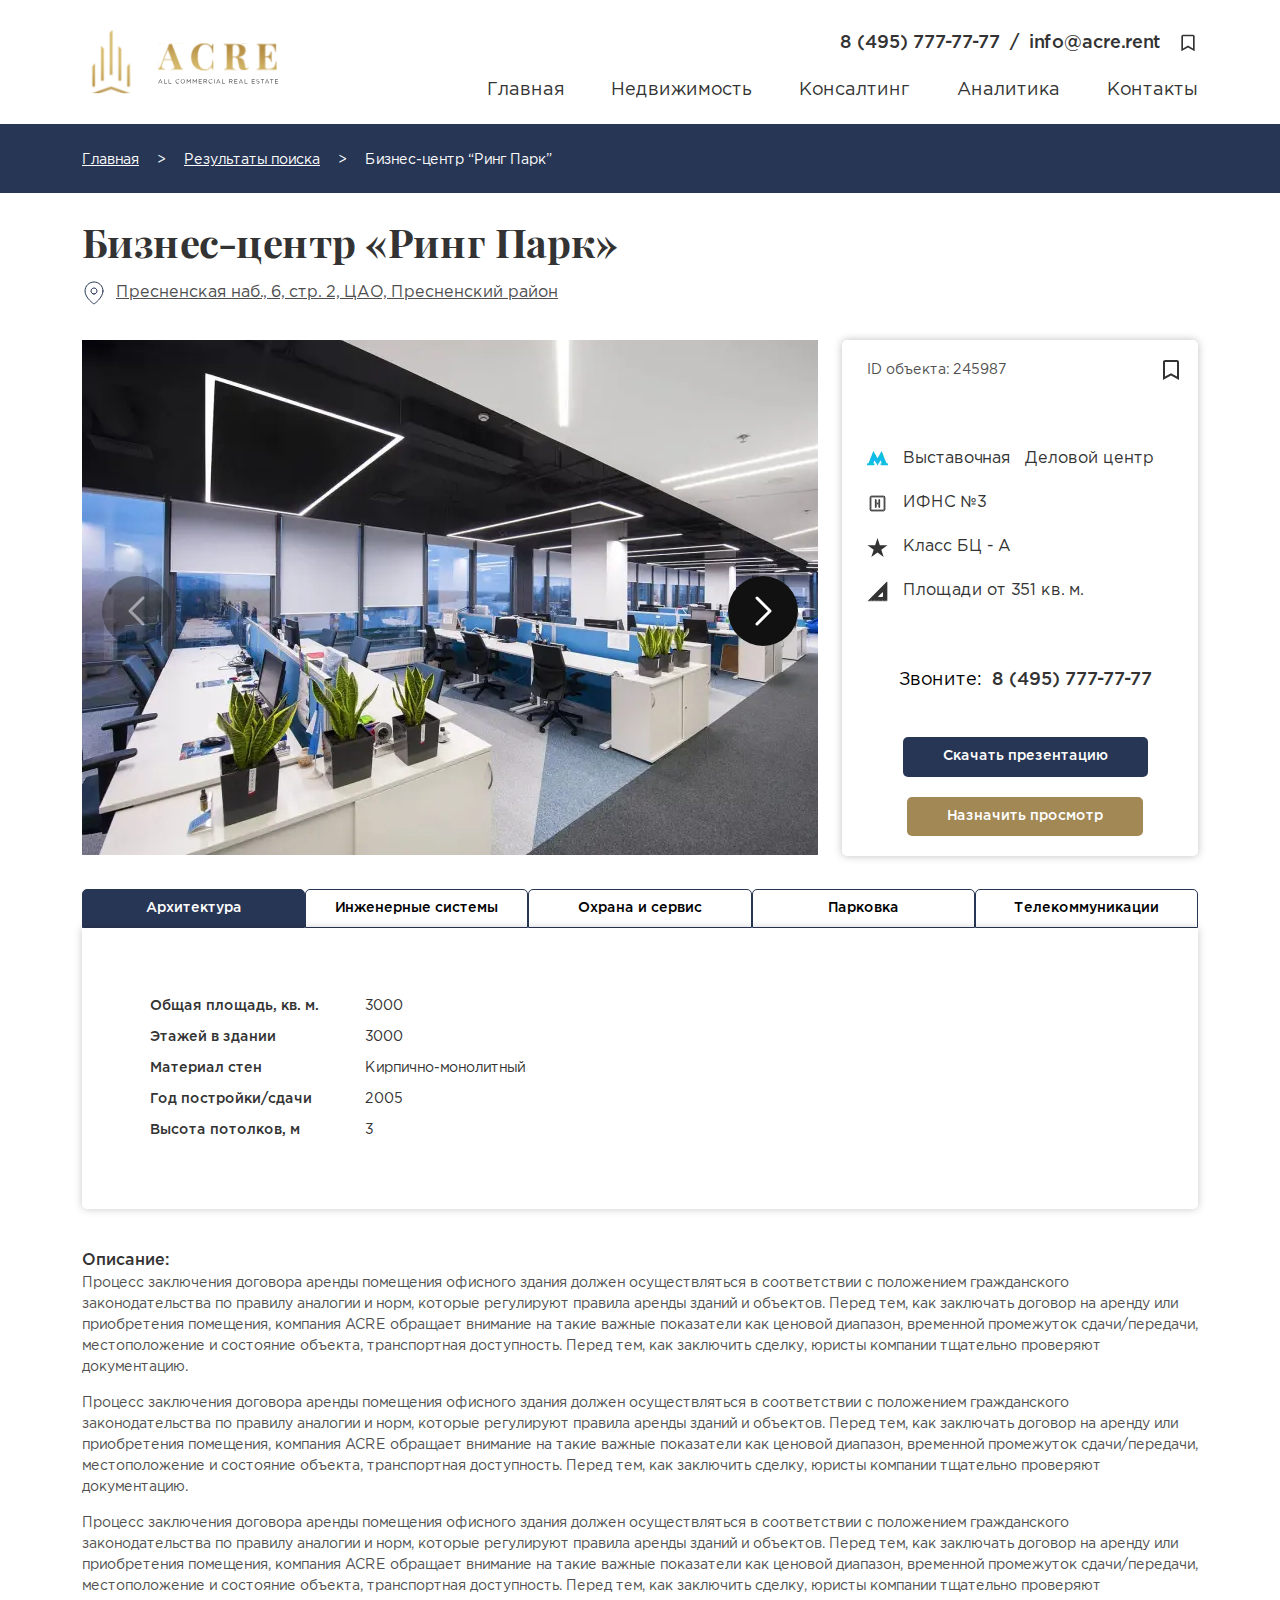
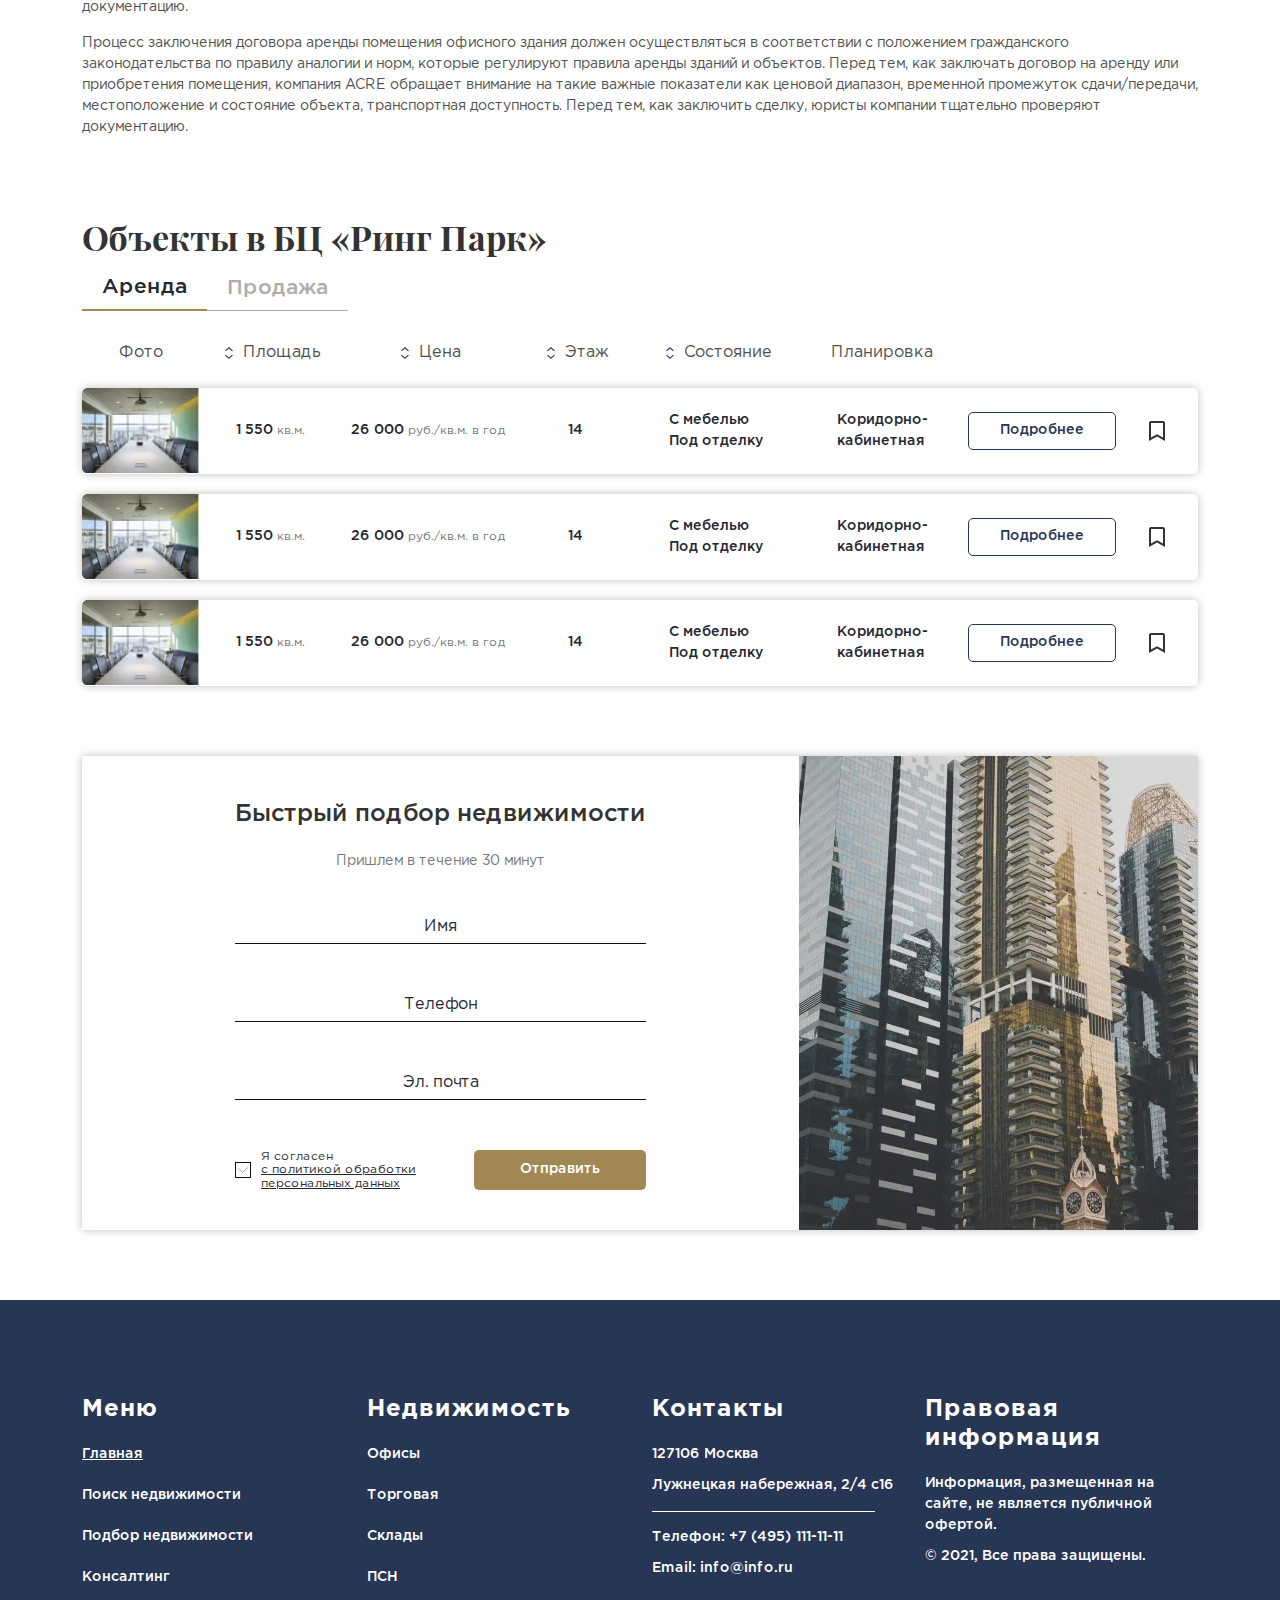
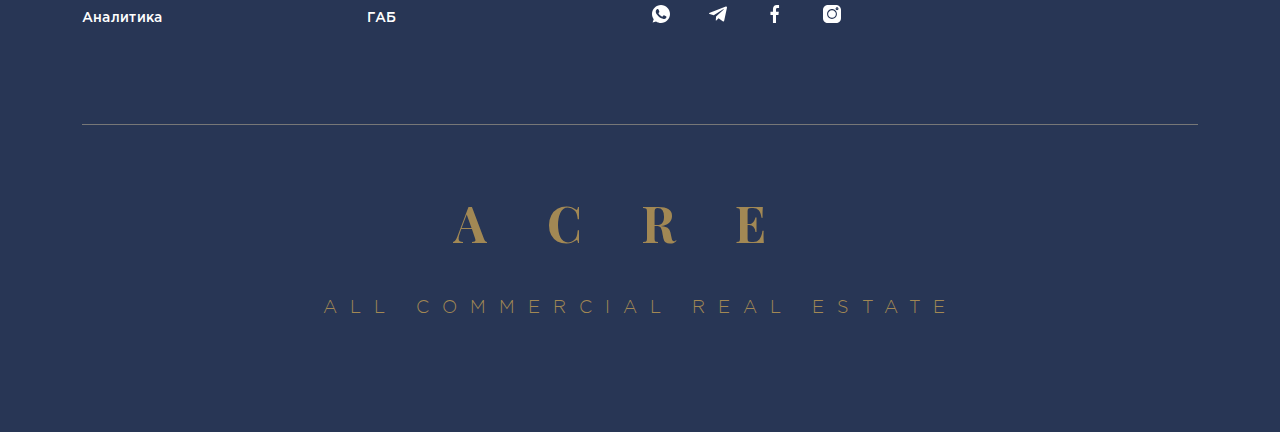
<file: object.html>
<!DOCTYPE html>
<html lang="ru">

<head>
	<meta charset="UTF-8">
	<meta http-equiv="X-UA-Compatible" content="IE=edge">
	<meta name="viewport" content="width=device-width, initial-scale=1.0">
	<meta name="robots" content="noindex" />
	<title>Главная</title>
	<link rel="stylesheet" href="css/style.min.css?_v=20240802190254">
</head>

<body>
	<header class="header homepage">
    <div class="container">
        <div class="row">
            <div class="col">
                    <img src="img/header/header-logo.svg" alt="Логотип" class="header-logo">
            </div>
            <div class="col">
                <div class="header-info">
                    <div class="header-top">
                        <a href="tel:84957777777" class="header-top__phone">8 (495) 777-77-77</a>
                        <span class="header-top__line">/</span>
                        <a href="mailto:info@acre.rent" class="header-top__email">info@acre.rent</a>
                        <div class="header-top__icon">
                            <svg width="20" height="20" viewBox="0 0 20 20" fill="none" xmlns="http://www.w3.org/2000/svg">
                                <path d="M16.6666 18.3337V3.33366C16.6666 2.41449 15.9191 1.66699 14.9999 1.66699H4.99992C4.08075 1.66699 3.33325 2.41449 3.33325 3.33366V18.3337L9.99992 14.5237L16.6666 18.3337ZM4.99992 8.33366V3.33366H14.9999V15.4612L9.99992 12.6045L4.99992 15.4612V8.33366Z" fill="#333333"/>
                            </svg>
                        </div>
                    </div>
                    <div class="header-bottom">
                        <menu class="header-bottom-navigation">
                            <a href="#" class="header-bottom-navigation__link">Главная</a>
                            <a href="#" class="header-bottom-navigation__link">Недвижимость</a>
                            <a href="#" class="header-bottom-navigation__link">Консалтинг</a>
                            <a href="#" class="header-bottom-navigation__link">Аналитика</a>
                            <a href="#" class="header-bottom-navigation__link">Контакты</a>
                        </menu>
                    </div>
                </div>
                <div class="header-div">
                    <div class="header-burger">
                        <span class="header-burger__line"></span>
                    </div>
                </div>
            </div>
        </div>
    </div>
</header>

	<main class="main">
		<section class="crumbs">
			<div class="container">
				<div class="row">
					<div class="col-12 d-flex align-items-center flex-wrap">
						<a href="#" class="crumbs__link">Главная</a>
						<span class="crumbs__arrow d-block">&gt;</span>
						<a href="#" class="crumbs__link">Результаты поиска</a>
						<span class="crumbs__arrow d-block">&gt;</span>
						<a href="#" class="crumbs__link active">Бизнес-центр “Ринг Парк”</a>
					</div>
				</div>
			</div>
		</section>

		<section class="description">
			<div class="container">
				<div class="row">
					<div class="col-10">
						<h1 class="description__title">Бизнес-центр «Ринг Парк»</h1>
					</div>
				</div>
				<div class="row description__information">
					<div class="col-10 d-flex align-items-center">
						<svg width="24" height="24" viewBox="0 0 24 24" fill="none" xmlns="http://www.w3.org/2000/svg">
							<path
								d="M21 10C21 17 12 23 12 23C12 23 3 17 3 10C3 7.61305 3.94821 5.32387 5.63604 3.63604C7.32387 1.94821 9.61305 1 12 1C14.3869 1 16.6761 1.94821 18.364 3.63604C20.0518 5.32387 21 7.61305 21 10Z"
								stroke="#283655" stroke-linecap="round" stroke-linejoin="round" />
							<path
								d="M12 13C13.6569 13 15 11.6569 15 10C15 8.34315 13.6569 7 12 7C10.3431 7 9 8.34315 9 10C9 11.6569 10.3431 13 12 13Z"
								stroke="#283655" stroke-linecap="round" stroke-linejoin="round" />
						</svg>
						<span class="description__placemark d-block">Пресненская наб., 6, стр. 2, ЦАО, Пресненский
							район</span>
					</div>
				</div>
				<div class="row">
					<div class="col-xl-8 col-lg-6 col-md-12">
						<div class="swiper description-swiper">
							<div class="swiper-wrapper description-wrapper">
								<div class="swiper-slide description-slide">
									<div class="box description__box">
										<picture><source srcset="img/description/photo-1.webp" type="image/webp"><img src="img/description/photo-1.jpg" alt="фото объекта" class="description__image"></picture>
									</div>
								</div>
								<div class="swiper-slide description-slide">
									<div class="box description__box">
										<picture><source srcset="img/description/photo-1.webp" type="image/webp"><img src="img/description/photo-1.jpg" alt="фото объекта" class="description__image"></picture>
									</div>
								</div>
								<div class="swiper-slide description-slide">
									<div class="box description__box">
										<picture><source srcset="img/description/photo-1.webp" type="image/webp"><img src="img/description/photo-1.jpg" alt="фото объекта" class="description__image"></picture>
									</div>
								</div>
							</div>
							<div class="swiper-button-prev description-button description-button-prev">
								<svg width="17" height="30" viewBox="0 0 17 30" fill="none" xmlns="http://www.w3.org/2000/svg">
									<path d="M2 28L15 15L2 2" stroke="white" stroke-width="3" stroke-linecap="round"
										stroke-linejoin="round" />
								</svg>
							</div>
							<div class="swiper-button-next description-button description-button-next">
								<svg width="17" height="30" viewBox="0 0 17 30" fill="none" xmlns="http://www.w3.org/2000/svg">
									<path d="M2 28L15 15L2 2" stroke="white" stroke-width="3" stroke-linecap="round"
										stroke-linejoin="round" />
								</svg>
							</div>
						</div>
					</div>
					<div class="col-xl-4 col-lg-6 col-md-12">
						<div class="description__card">
							<div class="description__header d-flex align-items-center justify-content-between">
								<span class="description__id">ID объекта: <span>245987</span></span>
								<button class="description__save">
									<svg width="24" height="24" viewBox="0 0 24 24" fill="none"
										xmlns="http://www.w3.org/2000/svg">
										<path
											d="M20 22V4C20 2.897 19.103 2 18 2H6C4.897 2 4 2.897 4 4V22L12 17.428L20 22ZM6 10V4H18V18.553L12 15.125L6 18.553V10Z"
											fill="#333333" />
									</svg>
								</button>
							</div>
							<div class="description__info">
								<div class="description__item d-flex align-items-center">
									<picture><source srcset="img/description/metro.webp" type="image/webp"><img src="img/description/metro.png" alt="станция метро" class="description__icon"></picture>
									<div class="description__names d-flex">
										<span class="description__name d-block">Выставочная</span>
										<span class="description__name d-block">Деловой центр</span>
									</div>
								</div>
								<div class="description__item d-flex align-items-center">
									<svg width="21" height="21" viewBox="0 0 21 21" fill="none"
										xmlns="http://www.w3.org/2000/svg">
										<path
											d="M9.125 11.375V14.375H8.375V6.625H9.125V9.625V10.125H9.625H11.375H11.875V9.625V6.625H12.625V14.375H11.875V11.375V10.875H11.375H9.625H9.125V11.375ZM17.5089 3.49112L17.8624 3.13756L17.5089 3.49112C17.7433 3.72554 17.875 4.04348 17.875 4.375V16.625C17.875 16.9565 17.7433 17.2745 17.5089 17.5089C17.2745 17.7433 16.9565 17.875 16.625 17.875H4.375C4.04348 17.875 3.72554 17.7433 3.49112 17.5089L3.13756 17.8624L3.49112 17.5089C3.2567 17.2745 3.125 16.9565 3.125 16.625V4.375C3.125 4.04348 3.2567 3.72554 3.49112 3.49112C3.72554 3.2567 4.04348 3.125 4.375 3.125H16.625C16.9565 3.125 17.2745 3.2567 17.5089 3.49112ZM4.375 3.875H3.875V4.375V16.625V17.125H4.375H16.625H17.125V16.625V4.375V3.875H16.625H4.375Z"
											stroke="#333333" />
									</svg>
									<span class="description__name d-block">ИФНС №3</span>
								</div>
								<div class="description__item d-flex align-items-center">
									<svg width="21" height="19" viewBox="0 0 21 19" fill="none"
										xmlns="http://www.w3.org/2000/svg">
										<path
											d="M10.5 0L12.8574 7.25532H20.4861L14.3143 11.7394L16.6717 18.9947L10.5 14.5106L4.32825 18.9947L6.68565 11.7394L0.513906 7.25532H8.1426L10.5 0Z"
											fill="#333333" />
									</svg>
									<span class="description__name d-block">Класс БЦ - A</span>
								</div>
								<div class="description__item d-flex align-items-center">
									<svg width="21" height="21" viewBox="0 0 21 21" fill="none"
										xmlns="http://www.w3.org/2000/svg">
										<path
											d="M19.6761 0.867425L0.867334 19.6765C0.499834 20.0437 0.62485 20.3439 1.14394 20.3439H1.38577V19.524H1.69519V20.3439H2.30091V19.524H2.61001V20.3439H3.21605V19.524H3.52515V20.3439H4.13087V18.8024H4.44029V20.3439H5.09687V19.524H5.40661V20.3439H6.01233V19.524H6.32143V20.3439H6.92747V19.524H7.2369V20.3439H7.84261V18.8024H8.15138V20.3439H8.80861V19.524H9.11771V20.3439H9.72375V19.524H10.0332V20.3439H10.6386V19.524H10.9483V20.3439H11.5544V18.8024H11.8631V20.3439H12.5204V19.524H12.8295V20.3439H13.4352V19.524H13.7449V20.3439H14.3506V19.524H14.6597V20.3439H15.2658V18.8024H15.5749V20.3439H16.2318V19.524H16.5412V20.3439H17.1469V19.524H17.4563V20.3439H18.0621V19.524H18.3708V20.3439H18.9772V18.8024H19.2866V20.3439H19.3982C19.6486 20.3435 19.8887 20.2439 20.0659 20.0669C20.2431 19.89 20.3431 19.65 20.3438 19.3996V1.14403C20.3438 0.624612 20.043 0.499925 19.6761 0.867425ZM15.9854 15.0408C15.9846 15.291 15.8848 15.5307 15.7079 15.7077C15.531 15.8846 15.2912 15.9843 15.041 15.9851H11.6695C11.1501 15.9851 11.0261 15.6846 11.3926 15.3177L15.317 11.3937C15.6841 11.0268 15.985 11.1512 15.985 11.6706V15.0408H15.9854Z"
											fill="#333333" />
									</svg>
									<span class="description__name d-block">Площади от 351 кв. м.</span>
								</div>
							</div>
							<span class="description__call text-center d-flex align-items-center justify-content-center">
								Звоните:
								<a class="description__phone" href="tel:+74957777777">8 (495) 777-77-77</a>
							</span>
							<div
								class="description__buttons d-flex flex-xl-column flex-lg-row flex-md-row align-items-xl-center justify-content-xl-center justify-content-lg-between justify-content-md-center flex-sm-row justify-content-sm-center flex-column align-items-center">
								<button class="description__btn btn-2">Скачать презентацию</button>
								<button class="description__btn btn-1">Назначить просмотр</button>
							</div>
						</div>
					</div>
				</div>
				<div class="row">
					<div class="col-12">
						<div class="tabs" id="tabs">
							<div class="tabs__nav d-flex flex-xl-nowrap flex-lg-nowrap flex-wrap">
								<button class="tabs__nav-link tabs__nav-link--active">Архитектура</button>
								<button class="tabs__nav-link">Инженерные системы</button>
								<button class="tabs__nav-link">Охрана и сервис</button>
								<button class="tabs__nav-link">Парковка</button>
								<button class="tabs__nav-link">Телекоммуникации</button>
							</div>
							<div class="tabs__content tabs__content--active">
								<div class="description__column d-flex flex-column">
									<div class="description__group d-flex align-items-start">
										<span class="description__character d-block">Общая площадь, кв. м.</span>
										<span class="description__value d-block">3000</span>
									</div>
									<div class="description__group d-flex align-items-start">
										<span class="description__character d-block">Этажей в здании</span>
										<span class="description__value">3000</span>
									</div>
									<div class="description__group d-flex align-items-start">
										<span class="description__character d-block">Материал стен</span>
										<span class="description__value">Кирпично-монолитный</span>
									</div>
									<div class="description__group d-flex align-items-start">
										<span class="description__character d-block">Год постройки/сдачи</span>
										<span class="description__value">2005</span>
									</div>
									<div class="description__group d-flex align-items-start">
										<span class="description__character d-block">Высота потолков, м</span>
										<span class="description__value">3</span>
									</div>
								</div>
							</div>
							<div class="tabs__content">
								<div class="tabs__main d-flex flex-xl-row flex-lg-row flex-column">
									<div class="description__column d-flex flex-column">
										<div class="description__group d-flex align-items-start">
											<span class="description__character_2 d-block">Лифты в здании</span>
											<span class="description__value">3</span>
										</div>
										<div class="description__group d-flex align-items-start">
											<span class="description__character_2 d-block">Центральное кондиционирование</span>
											<span class="description__value">Да</span>
										</div>
										<div class="description__group d-flex align-items-start">
											<span class="description__character_2 d-block">Система водоснабжения</span>
											<span class="description__value">Параметр</span>
										</div>
										<div class="description__group d-flex align-items-start">
											<span class="description__character_2 d-block">Система отопления</span>
											<span class="description__value">Параметр</span>
										</div>
										<div class="description__group d-flex align-items-start">
											<span class="description__character_2 d-block">Аварийное электоснабжение</span>
											<span class="description__value">Да</span>
										</div>
										<div class="description__group d-flex align-items-start">
											<span class="description__character_2 d-block">Приточно-вытяжная вентиляция</span>
											<span class="description__value">Нет</span>
										</div>
									</div>
									<div class="description__column d-flex flex-column">
										<div class="description__group d-flex align-items-start">
											<span class="description__character_2 d-block">Пожарная сигнализация</span>
											<span class="description__value">Да</span>
										</div>
										<div class="description__group d-flex align-items-start">
											<span class="description__character_2 d-block">Система пожаротушения</span>
											<span class="description__value">Да</span>
										</div>
										<div class="description__group d-flex align-items-start">
											<span class="description__character_2 d-block">Система оповещения о пожаре</span>
											<span class="description__value">Нет</span>
										</div>
									</div>
								</div>
							</div>
							<div class="tabs__content">
								<div class="description__column d-flex flex-column">
									<div class="description__group d-flex align-items-start">
										<span class="description__character_3 d-block">Охрана здания</span>
										<span class="description__value">3</span>
									</div>
									<div class="description__group d-flex align-items-start">
										<span class="description__character_3 d-block">Центральный ресепшн</span>
										<span class="description__value">Да</span>
									</div>
									<div class="description__group d-flex align-items-start">
										<span class="description__character_3 d-block">Видеонаблюдение</span>
										<span class="description__value">Да</span>
									</div>
									<div class="description__group d-flex align-items-start">
										<span class="description__character_3 d-block">Система контроля доступа</span>
										<span class="description__value">Да</span>
									</div>
									<div class="description__group d-flex align-items-start">
										<span class="description__character_3 d-block">Управляющая компания</span>
										<span class="description__value">Название</span>
									</div>
								</div>
							</div>
							<div class="tabs__content">
								<div class="description__column d-flex flex-column">
									<div class="description__group d-flex align-items-start">
										<span class="description__character_3 d-block">Охрана здания</span>
										<span class="description__value">3</span>
									</div>
									<div class="description__group d-flex align-items-start">
										<span class="description__character_3 d-block">Центральный ресепшн</span>
										<span class="description__value">Да</span>
									</div>
									<div class="description__group d-flex align-items-start">
										<span class="description__character_3 d-block">Видеонаблюдение</span>
										<span class="description__value">Да</span>
									</div>
									<div class="description__group d-flex align-items-start">
										<span class="description__character_3 d-block">Система контроля доступа</span>
										<span class="description__value">Да</span>
									</div>
									<div class="description__group d-flex align-items-start">
										<span class="description__character_3 d-block">Управляющая компания</span>
										<span class="description__value">Название</span>
									</div>
								</div>
							</div>
							<div class="tabs__content">
								<div class="description__column d-flex flex-column">
									<div class="description__group d-flex align-items-start">
										<span class="description__character_4 d-block">Интернет</span>
										<span class="description__value">Есть</span>
									</div>
									<div class="description__group d-flex align-items-start">
										<span class="description__character_4 d-block">Скорость передачи данных, Гбит/с</span>
										<span class="description__value">15</span>
									</div>
									<div class="description__group d-flex align-items-start">
										<span class="description__character_4 d-block">Городской телефон</span>
										<span class="description__value">Есть</span>
									</div>
									<div class="description__group d-flex align-items-start">
										<span class="description__character_4 d-block">Цифровое ТВ</span>
										<span class="description__value">Есть</span>
									</div>
								</div>
							</div>
						</div>
					</div>
				</div>
				<div class="row">
					<div class="col-12">
						<span class="description__sub d-block">Описание:</span>
						<p class="description__text">Процесс заключения договора аренды помещения офисного здания должен
							осуществляться в соответствии с положением гражданского законодательства по правилу аналогии и
							норм, которые регулируют правила аренды зданий и объектов.
							Перед тем, как заключать договор на аренду или приобретения помещения, компания ACRE обращает
							внимание на такие важные показатели как ценовой диапазон, временной промежуток сдачи/передачи,
							местоположение и состояние объекта, транспортная доступность. Перед тем, как заключить сделку,
							юристы компании тщательно проверяют документацию.</p>
						<p class="description__text">Процесс заключения договора аренды помещения офисного здания должен
							осуществляться в соответствии с положением гражданского законодательства по правилу аналогии и
							норм, которые регулируют правила аренды зданий и объектов.
							Перед тем, как заключать договор на аренду или приобретения помещения, компания ACRE обращает
							внимание на такие важные показатели как ценовой диапазон, временной промежуток сдачи/передачи,
							местоположение и состояние объекта, транспортная доступность. Перед тем, как заключить сделку,
							юристы компании тщательно проверяют документацию.</p>
						<p class="description__text">Процесс заключения договора аренды помещения офисного здания должен
							осуществляться в соответствии с положением гражданского законодательства по правилу аналогии и
							норм, которые регулируют правила аренды зданий и объектов.
							Перед тем, как заключать договор на аренду или приобретения помещения, компания ACRE обращает
							внимание на такие важные показатели как ценовой диапазон, временной промежуток сдачи/передачи,
							местоположение и состояние объекта, транспортная доступность. Перед тем, как заключить сделку,
							юристы компании тщательно проверяют документацию.</p>
						<p class="description__text">Процесс заключения договора аренды помещения офисного здания должен
							осуществляться в соответствии с положением гражданского законодательства по правилу аналогии и
							норм, которые регулируют правила аренды зданий и объектов.
							Перед тем, как заключать договор на аренду или приобретения помещения, компания ACRE обращает
							внимание на такие важные показатели как ценовой диапазон, временной промежуток сдачи/передачи,
							местоположение и состояние объекта, транспортная доступность. Перед тем, как заключить сделку,
							юристы компании тщательно проверяют документацию.</p>
					</div>
				</div>
		</section>

		<section class="objects">
			<div class="container">
				<div class="row">
					<div class="col-10">
						<h2 class="objects__title section-title">Объекты в БЦ «Ринг Парк»</h2>
					</div>
				</div>
				<div class="row">
					<div class="col-12">
						<div class="tabs-object" id="tabs-object">
							<div class="tabs-object__nav d-flex">
								<button class="tabs-object__nav-link tabs-object__nav-link--active">Аренда</button>
								<button class="tabs-object__nav-link">Продажа</button>
							</div>
							<div class="objects__navigation d-flex align-items-center">
								<span
									class="objects__name objects__name_one d-xl-flex align-items-center justify-content-center d-lg-flex d-md-flex d-none">Фото</span>
								<button
									class="objects__wrapper d-flex align-items-center justify-content-center objects__wrapper_one">
									<svg class="objects__icon" width="18" height="16" viewBox="0 0 18 16" fill="none"
										xmlns="http://www.w3.org/2000/svg">
										<path
											d="M8.93485 13.9999L5.02588 10.4999L5.81326 9.79492L8.93485 12.5849L12.0564 9.79492L12.8438 10.4999L8.93485 13.9999Z"
											fill="#283655" />
										<path
											d="M8.93485 2L12.8438 5.5L12.0564 6.205L8.93485 3.415L5.81326 6.205L5.02588 5.5L8.93485 2Z"
											fill="#283655" />
									</svg>
									<span class="objects__name d-block">Площадь</span>
								</button>
								<button
									class="objects__wrapper d-flex align-items-center justify-content-center objects__wrapper_two">
									<svg class="objects__icon" width="18" height="16" viewBox="0 0 18 16" fill="none"
										xmlns="http://www.w3.org/2000/svg">
										<path
											d="M8.93485 13.9999L5.02588 10.4999L5.81326 9.79492L8.93485 12.5849L12.0564 9.79492L12.8438 10.4999L8.93485 13.9999Z"
											fill="#283655" />
										<path
											d="M8.93485 2L12.8438 5.5L12.0564 6.205L8.93485 3.415L5.81326 6.205L5.02588 5.5L8.93485 2Z"
											fill="#283655" />
									</svg>
									<span class="objects__name d-block">Цена</span>
								</button>
								<button
									class="objects__wrapper d-flex align-items-center justify-content-center objects__wrapper_three">
									<svg class="objects__icon" width="18" height="16" viewBox="0 0 18 16" fill="none"
										xmlns="http://www.w3.org/2000/svg">
										<path
											d="M8.93485 13.9999L5.02588 10.4999L5.81326 9.79492L8.93485 12.5849L12.0564 9.79492L12.8438 10.4999L8.93485 13.9999Z"
											fill="#283655" />
										<path
											d="M8.93485 2L12.8438 5.5L12.0564 6.205L8.93485 3.415L5.81326 6.205L5.02588 5.5L8.93485 2Z"
											fill="#283655" />
									</svg>
									<span class="objects__name d-block">Этаж</span>
								</button>
								<button
									class="objects__wrapper d-xl-flex d-lg-flex align-items-center justify-content-center objects__wrapper_four d-none">
									<svg class="objects__icon" width="18" height="16" viewBox="0 0 18 16" fill="none"
										xmlns="http://www.w3.org/2000/svg">
										<path
											d="M8.93485 13.9999L5.02588 10.4999L5.81326 9.79492L8.93485 12.5849L12.0564 9.79492L12.8438 10.4999L8.93485 13.9999Z"
											fill="#283655" />
										<path
											d="M8.93485 2L12.8438 5.5L12.0564 6.205L8.93485 3.415L5.81326 6.205L5.02588 5.5L8.93485 2Z"
											fill="#283655" />
									</svg>
									<span class="objects__name d-block">Состояние</span>
								</button>
								<span
									class="objects__name objects__name_two d-xl-flex d-lg-flex align-items-center justify-content-center d-none">Планировка</span>
							</div>
							<div class="tabs-object__content tabs-object__content--active">
								<div class="objects__card d-flex align-items-center">
									<div class="objects__left d-xl-block d-lg-block d-md-block d-none">
										<div class="objects__box box">
											<picture><source srcset="img/description/preview-1.webp" type="image/webp"><img src="img/description/preview-1.jpg" alt="фото объекта" class="objects__preview"></picture>
										</div>
									</div>
									<div class="objects__center d-flex">
										<span
											class="objects__number objects__number_one d-flex align-items-center justify-content-center">1
											550 <span>кв.м.</span></span>
										<span
											class="objects__number objects__number_two d-flex align-items-center justify-content-center">26
											000 <span>руб./кв.м. в
												год</span></span>
										<span
											class="objects__number objects__number_three d-flex align-items-center justify-content-center">14</span>
										<span
											class="objects__number objects__number_four d-xl-flex d-lg-flex align-items-center justify-content-center d-none">С
											мебелью
											<br>Под отделку</span>
										<span
											class="objects__number objects__number_five d-xl-flex d-lg-flex align-items-center justify-content-center d-none">Коридорно-
											<br>кабинетная</span>
									</div>
									<div class="objects__right d-flex justify-content-between align-items-center">
										<div
											class="objects__button_one d-xl-flex d-lg-flex d-md-flex d-none align-items-center justify-content-center">
											<a href="#" class="objects__btn btn-3">Подробнее</a>
										</div>
										<div
											class="objects__button_two d-xl-flex d-lg-flex d-md-flex d-none align-items-center justify-content-center">
											<button class="objects__save">
												<svg width="24" height="24" viewBox="0 0 24 24" fill="none"
													xmlns="http://www.w3.org/2000/svg">
													<path
														d="M20 22V4C20 2.897 19.103 2 18 2H6C4.897 2 4 2.897 4 4V22L12 17.428L20 22ZM6 10V4H18V18.553L12 15.125L6 18.553V10Z"
														fill="#333333" />
												</svg>
											</button>
										</div>
										<a href="#"
											class="objects__more d-xl-none d-lg-none d-md-none d-flex flex-column align-items-center justify-content-center">
											<svg width="9" height="13" viewBox="0 0 9 13" fill="none"
												xmlns="http://www.w3.org/2000/svg">
												<path d="M1 12L8 6.5L1 1" stroke="white" stroke-linecap="round" />
											</svg>
										</a>
									</div>
								</div>
								<div class="objects__card d-flex align-items-center">
									<div class="objects__left d-xl-block d-lg-block d-md-block d-none">
										<div class="objects__box box">
											<picture><source srcset="img/description/preview-1.webp" type="image/webp"><img src="img/description/preview-1.jpg" alt="фото объекта" class="objects__preview"></picture>
										</div>
									</div>
									<div class="objects__center d-flex">
										<span
											class="objects__number objects__number_one d-flex align-items-center justify-content-center">1
											550 <span>кв.м.</span></span>
										<span
											class="objects__number objects__number_two d-flex align-items-center justify-content-center">26
											000 <span>руб./кв.м. в
												год</span></span>
										<span
											class="objects__number objects__number_three d-flex align-items-center justify-content-center">14</span>
										<span
											class="objects__number objects__number_four d-xl-flex d-lg-flex align-items-center justify-content-center d-none">С
											мебелью
											<br>Под отделку</span>
										<span
											class="objects__number objects__number_five d-xl-flex d-lg-flex align-items-center justify-content-center d-none">Коридорно-
											<br>кабинетная</span>
									</div>
									<div class="objects__right d-flex justify-content-between align-items-center">
										<div
											class="objects__button_one d-xl-flex d-lg-flex d-md-flex d-none align-items-center justify-content-center">
											<a href="#" class="objects__btn btn-3">Подробнее</a>
										</div>
										<div
											class="objects__button_two d-xl-flex d-lg-flex d-md-flex d-none align-items-center justify-content-center">
											<button class="objects__save">
												<svg width="24" height="24" viewBox="0 0 24 24" fill="none"
													xmlns="http://www.w3.org/2000/svg">
													<path
														d="M20 22V4C20 2.897 19.103 2 18 2H6C4.897 2 4 2.897 4 4V22L12 17.428L20 22ZM6 10V4H18V18.553L12 15.125L6 18.553V10Z"
														fill="#333333" />
												</svg>
											</button>
										</div>
										<a href="#"
											class="objects__more d-xl-none d-lg-none d-md-none d-flex flex-column align-items-center justify-content-center">
											<svg width="9" height="13" viewBox="0 0 9 13" fill="none"
												xmlns="http://www.w3.org/2000/svg">
												<path d="M1 12L8 6.5L1 1" stroke="white" stroke-linecap="round" />
											</svg>
										</a>
									</div>
								</div>
								<div class="objects__card d-flex align-items-center">
									<div class="objects__left d-xl-block d-lg-block d-md-block d-none">
										<div class="objects__box box">
											<picture><source srcset="img/description/preview-1.webp" type="image/webp"><img src="img/description/preview-1.jpg" alt="фото объекта" class="objects__preview"></picture>
										</div>
									</div>
									<div class="objects__center d-flex">
										<span
											class="objects__number objects__number_one d-flex align-items-center justify-content-center">1
											550 <span>кв.м.</span></span>
										<span
											class="objects__number objects__number_two d-flex align-items-center justify-content-center">26
											000 <span>руб./кв.м. в
												год</span></span>
										<span
											class="objects__number objects__number_three d-flex align-items-center justify-content-center">14</span>
										<span
											class="objects__number objects__number_four d-xl-flex d-lg-flex align-items-center justify-content-center d-none">С
											мебелью
											<br>Под отделку</span>
										<span
											class="objects__number objects__number_five d-xl-flex d-lg-flex align-items-center justify-content-center d-none">Коридорно-
											<br>кабинетная</span>
									</div>
									<div class="objects__right d-flex justify-content-between align-items-center">
										<div
											class="objects__button_one d-xl-flex d-lg-flex d-md-flex d-none align-items-center justify-content-center">
											<a href="#" class="objects__btn btn-3">Подробнее</a>
										</div>
										<div
											class="objects__button_two d-xl-flex d-lg-flex d-md-flex d-none align-items-center justify-content-center">
											<button class="objects__save">
												<svg width="24" height="24" viewBox="0 0 24 24" fill="none"
													xmlns="http://www.w3.org/2000/svg">
													<path
														d="M20 22V4C20 2.897 19.103 2 18 2H6C4.897 2 4 2.897 4 4V22L12 17.428L20 22ZM6 10V4H18V18.553L12 15.125L6 18.553V10Z"
														fill="#333333" />
												</svg>
											</button>
										</div>
										<a href="#"
											class="objects__more d-xl-none d-lg-none d-md-none d-flex flex-column align-items-center justify-content-center">
											<svg width="9" height="13" viewBox="0 0 9 13" fill="none"
												xmlns="http://www.w3.org/2000/svg">
												<path d="M1 12L8 6.5L1 1" stroke="white" stroke-linecap="round" />
											</svg>
										</a>
									</div>
								</div>
							</div>
							<div class="tabs-object__content">
								<div class="objects__card d-flex align-items-center">
									<div class="objects__left d-xl-block d-lg-block d-md-block d-none">
										<div class="objects__box box">
											<picture><source srcset="img/description/preview-1.webp" type="image/webp"><img src="img/description/preview-1.jpg" alt="фото объекта" class="objects__preview"></picture>
										</div>
									</div>
									<div class="objects__center d-flex">
										<span
											class="objects__number objects__number_one d-flex align-items-center justify-content-center">1
											550 <span>кв.м.</span></span>
										<span
											class="objects__number objects__number_two d-flex align-items-center justify-content-center">26
											000 <span>руб./кв.м. в
												год</span></span>
										<span
											class="objects__number objects__number_three d-flex align-items-center justify-content-center">14</span>
										<span
											class="objects__number objects__number_four d-xl-flex d-lg-flex align-items-center justify-content-center d-none">С
											мебелью
											<br>Под отделку</span>
										<span
											class="objects__number objects__number_five d-xl-flex d-lg-flex align-items-center justify-content-center d-none">Коридорно-
											<br>кабинетная</span>
									</div>
									<div class="objects__right d-flex justify-content-between align-items-center">
										<div
											class="objects__button_one d-xl-flex d-lg-flex d-md-flex d-none align-items-center justify-content-center">
											<a href="#" class="objects__btn btn-3">Подробнее</a>
										</div>
										<div
											class="objects__button_two d-xl-flex d-lg-flex d-md-flex d-none align-items-center justify-content-center">
											<button class="objects__save">
												<svg width="24" height="24" viewBox="0 0 24 24" fill="none"
													xmlns="http://www.w3.org/2000/svg">
													<path
														d="M20 22V4C20 2.897 19.103 2 18 2H6C4.897 2 4 2.897 4 4V22L12 17.428L20 22ZM6 10V4H18V18.553L12 15.125L6 18.553V10Z"
														fill="#333333" />
												</svg>
											</button>
										</div>
										<a href="#"
											class="objects__more d-xl-none d-lg-none d-md-none d-flex flex-column align-items-center justify-content-center">
											<svg width="9" height="13" viewBox="0 0 9 13" fill="none"
												xmlns="http://www.w3.org/2000/svg">
												<path d="M1 12L8 6.5L1 1" stroke="white" stroke-linecap="round" />
											</svg>
										</a>
									</div>
								</div>
							</div>
						</div>
					</div>
				</div>
			</div>
		</section>

		<section class="form">
			<div class="container">
				<div class="form-block">
					<div class="form-block-left">
						<div class="form-block-left-content">
							<span class="form-block-left-content__title">Быстрый подбор недвижимости</span>
							<span class="form-block-left-content__subtitle">Пришлем в течение 30 минут</span>
							<input type="text" placeholder="Имя" class="form-block-left-content__input">
							<input type="text" placeholder="Телефон" class="form-block-left-content__input">
							<input type="text" placeholder="Эл. почта" class="form-block-left-content__input">
							<div class="form-block-left-content-agreement">
								<div class="form-block-left-content-agreement-check">
									<input type="checkbox" id="add-to-collection-1" name="add-to-collection-1" value="yes"
										class="form-block-left-content-agreement-check__checkbox">
									<label for="add-to-collection-1" class="form-block-left-content-agreement-check-label">
										<span class="form-block-left-content-agreement-check-label__text">Я согласен<br> <a
												href="">
												с политикой обработки персональных данных</a></span>
									</label>
								</div>
								<button class="form-block-left-content-agreement__btn btn-1">Отправить</button>
							</div>
						</div>
					</div>
					<div class="form-block-right box">
						<picture><source srcset="img/form/request.webp" type="image/webp"><img src="img/form/request.png" alt="Изображение" class="form-block-right__img"></picture>
					</div>
				</div>
			</div>
		</section>
	</main>
	<footer class="footer">
	<div class="container">
		<div
			class="row d-flex justify-space-xl-between align-items-xl-start justify-space-lg-between align-items-lg-start justify-space-md-between align-items-md-start justify-space-center align-items-center">
			<div
				class="col-xl-3 col-lg-4 col-md-4 col-12 text-center d-flex flex-column align-items-xl-start align-items-lg-start align-items-md-start align-items-center text-xl-start text-lg-start text-md-start">
				<h3 class="footer__title">Меню</h3>
				<ul class="footer-menu">
					<li class="footer-menu__item">
						<a href="#" class="footer-menu__link footer-menu__link_u">Главная</a>
					</li>
					<li class="footer-menu__item">
						<a href="#" class="footer-menu__link">Поиск недвижимости</a>
					</li>
					<li class="footer-menu__item">
						<a href="#" class="footer-menu__link">Подбор недвижимости</a>
					</li>
					<li class="footer-menu__item">
						<a href="#" class="footer-menu__link">Консалтинг</a>
					</li>
					<li class="footer-menu__item">
						<a href="#" class="footer-menu__link">Аналитика</a>
					</li>
				</ul>
			</div>
			<div class="col-xl-3 d-xl-block d-none">
				<h3 class="footer__title">Недвижимость</h3>
				<ul class="footer-menu">
					<li class="footer-menu__item">
						<a href="#" class="footer-menu__link">Офисы</a>
					</li>
					<li class="footer-menu__item">
						<a href="#" class="footer-menu__link">Торговая</a>
					</li>
					<li class="footer-menu__item">
						<a href="#" class="footer-menu__link">Склады</a>
					</li>
					<li class="footer-menu__item">
						<a href="#" class="footer-menu__link">ПСН</a>
					</li>
					<li class="footer-menu__item">
						<a href="#" class="footer-menu__link">ГАБ</a>
					</li>
				</ul>
			</div>
			<div
				class="footer__column col-xl-3 col-lg-4 col-md-4 col-12 text-center d-flex flex-column align-items-xl-start align-items-lg-start align-items-md-start align-items-center text-xl-start text-lg-start text-md-start">
				<h3 class="footer__title">Контакты</h3>
				<div class="footer__block">
					<span class="footer__contact d-block">127106 Москва</span>
					<span class="footer__contact d-block">Лужнецкая набережная, 2/4 с16</span>
				</div>
				<div class="footer__line"></div>
				<div class="footer__block">
					<span class="footer__contact d-block">Телефон: <a href="tel:+74951111111">+7 (495) 111-11-11</a></span>
					<span class="footer__contact d-block">Email: <a href="mailto:info@info.ru">info@info.ru</a></span>
				</div>
				<div class="footer__social">
					<a href="#" class="footer__icon">
						<svg width="18" height="18" viewBox="0 0 18 18" fill="none" xmlns="http://www.w3.org/2000/svg">
							<path
								d="M9.00225 0H8.99775C4.03538 0 0 4.0365 0 9C0 10.9688 0.6345 12.7935 1.71337 14.2751L0.59175 17.6186L4.05113 16.5128C5.47425 17.4555 7.17188 18 9.00225 18C13.9646 18 18 13.9624 18 9C18 4.03763 13.9646 0 9.00225 0ZM14.2391 12.7091C14.022 13.3223 13.1602 13.8307 12.4729 13.9792C12.0026 14.0794 11.3884 14.1593 9.32063 13.302C6.67575 12.2063 4.9725 9.51862 4.83975 9.34425C4.71263 9.16988 3.771 7.92112 3.771 6.62963C3.771 5.33813 4.42688 4.70925 4.69125 4.43925C4.90838 4.21763 5.26725 4.11637 5.6115 4.11637C5.72288 4.11637 5.823 4.122 5.913 4.1265C6.17737 4.13775 6.31012 4.1535 6.4845 4.57088C6.70162 5.094 7.23037 6.3855 7.29338 6.51825C7.3575 6.651 7.42163 6.831 7.33162 7.00538C7.24725 7.18538 7.173 7.26525 7.04025 7.41825C6.9075 7.57125 6.7815 7.68825 6.64875 7.8525C6.52725 7.99538 6.39 8.14838 6.543 8.41275C6.696 8.6715 7.22475 9.53437 8.00325 10.2274C9.00787 11.1217 9.82237 11.4075 10.1137 11.529C10.3309 11.619 10.5896 11.5976 10.7483 11.4289C10.9496 11.2118 11.1982 10.8518 11.4514 10.4974C11.6314 10.2431 11.8586 10.2116 12.0971 10.3016C12.3401 10.386 13.626 11.0216 13.8904 11.1532C14.1547 11.286 14.3291 11.349 14.3932 11.4604C14.4562 11.5718 14.4562 12.0949 14.2391 12.7091Z"
								fill="white" />
						</svg>
					</a>
					<a href="#" class="footer__icon">
						<svg width="18" height="18" viewBox="0 0 18 18" fill="none" xmlns="http://www.w3.org/2000/svg">
							<g clip-path="url(#clip0_1630_2360)">
								<path
									d="M7.06276 11.3861L6.76501 15.5741C7.19101 15.5741 7.37551 15.3911 7.59676 15.1713L9.59401 13.2626L13.7325 16.2933C14.4915 16.7163 15.0263 16.4936 15.231 15.5951L17.9475 2.86605L17.9483 2.8653C18.189 1.7433 17.5425 1.30455 16.803 1.5798L0.835511 7.69305C-0.254239 8.11605 -0.237739 8.72355 0.650261 8.9988L4.73251 10.2686L14.2148 4.3353C14.661 4.0398 15.0668 4.2033 14.733 4.4988L7.06276 11.3861Z"
									fill="white" />
							</g>
							<defs>
								<clipPath id="clip0_1630_2360">
									<rect width="18" height="18" fill="white" />
								</clipPath>
							</defs>
						</svg>
					</a>
					<a href="#" class="footer__icon">
						<svg width="18" height="18" viewBox="0 0 18 18" fill="none" xmlns="http://www.w3.org/2000/svg">
							<g clip-path="url(#clip0_1630_2358)">
								<path
									d="M11.4978 2.98875H13.0726V0.12675C12.8009 0.08775 11.8666 0 10.7784 0C8.50784 0 6.95246 1.49025 6.95246 4.22925V6.75H4.4469V9.9495H6.95246V18H10.0244V9.95025H12.4286L12.8103 6.75075H10.0237V4.5465C10.0244 3.62175 10.263 2.98875 11.4978 2.98875Z"
									fill="white" />
							</g>
							<defs>
								<clipPath id="clip0_1630_2358">
									<rect width="17.25" height="18" fill="white" />
								</clipPath>
							</defs>
						</svg>
					</a>
					<a href="#" class="footer__icon">
						<svg width="18" height="18" viewBox="0 0 18 18" fill="none" xmlns="http://www.w3.org/2000/svg">
							<path
								d="M13.1275 0H4.87243C2.18573 0 0 2.18573 0 4.87243V13.1277C0 15.8142 2.18573 18 4.87243 18H13.1277C15.8142 18 18 15.8142 18 13.1277V4.87243C18 2.18573 15.8142 0 13.1275 0V0ZM8.99998 13.9217C6.28609 13.9217 4.07825 11.7139 4.07825 8.99998C4.07825 6.28609 6.28609 4.07825 8.99998 4.07825C11.7139 4.07825 13.9217 6.28609 13.9217 8.99998C13.9217 11.7139 11.7139 13.9217 8.99998 13.9217ZM14.0394 5.23896C13.2374 5.23896 12.5851 4.58665 12.5851 3.78465C12.5851 2.98265 13.2374 2.3302 14.0394 2.3302C14.8414 2.3302 15.4939 2.98265 15.4939 3.78465C15.4939 4.58665 14.8414 5.23896 14.0394 5.23896Z"
								fill="white" />
							<path
								d="M9.00004 5.13379C6.86815 5.13379 5.13354 6.86825 5.13354 9.00028C5.13354 11.1322 6.86815 12.8668 9.00004 12.8668C11.1321 12.8668 12.8665 11.1322 12.8665 9.00028C12.8665 6.86825 11.1321 5.13379 9.00004 5.13379Z"
								fill="white" />
							<path
								d="M14.0395 3.38574C13.8195 3.38574 13.6404 3.56482 13.6404 3.78482C13.6404 4.00482 13.8195 4.1839 14.0395 4.1839C14.2596 4.1839 14.4387 4.00496 14.4387 3.78482C14.4387 3.56468 14.2596 3.38574 14.0395 3.38574Z"
								fill="white" />
						</svg>
					</a>
				</div>
			</div>
			<div
				class="footer__column col-xl-3 p-xl-0 p-lg-0 col-lg-4 col-md-4 col-12 text-center d-flex flex-column align-items-xl-start align-items-lg-start align-items-md-start align-items-center text-xl-start text-lg-start text-md-start">
				<h3 class="footer__title">Правовая информация</h3>
				<span class="footer__contact d-block">Информация, размещенная на сайте,
					не является публичной офертой.</span>
				<span class="footer__contact d-block">© 2021, Все права защищены.</span>
			</div>
		</div>
		<div class="row">
			<div class="col-12">
				<div class="footer__lines"></div>
			</div>
		</div>
		<div class="row">
			<div class="col-12">
				<div class="footer__logo d-flex align-items-center justify-content-center flex-column text-center">
					<span class="footer__logotyp d-block">ACRE</span>
					<span class="footer__sub">All Commercial real estate</span>
				</div>
			</div>
		</div>
	</div>
</footer>
	<script src="js/app.min.js?_v=20240802190254"></script>
</body>

</html>
</file>
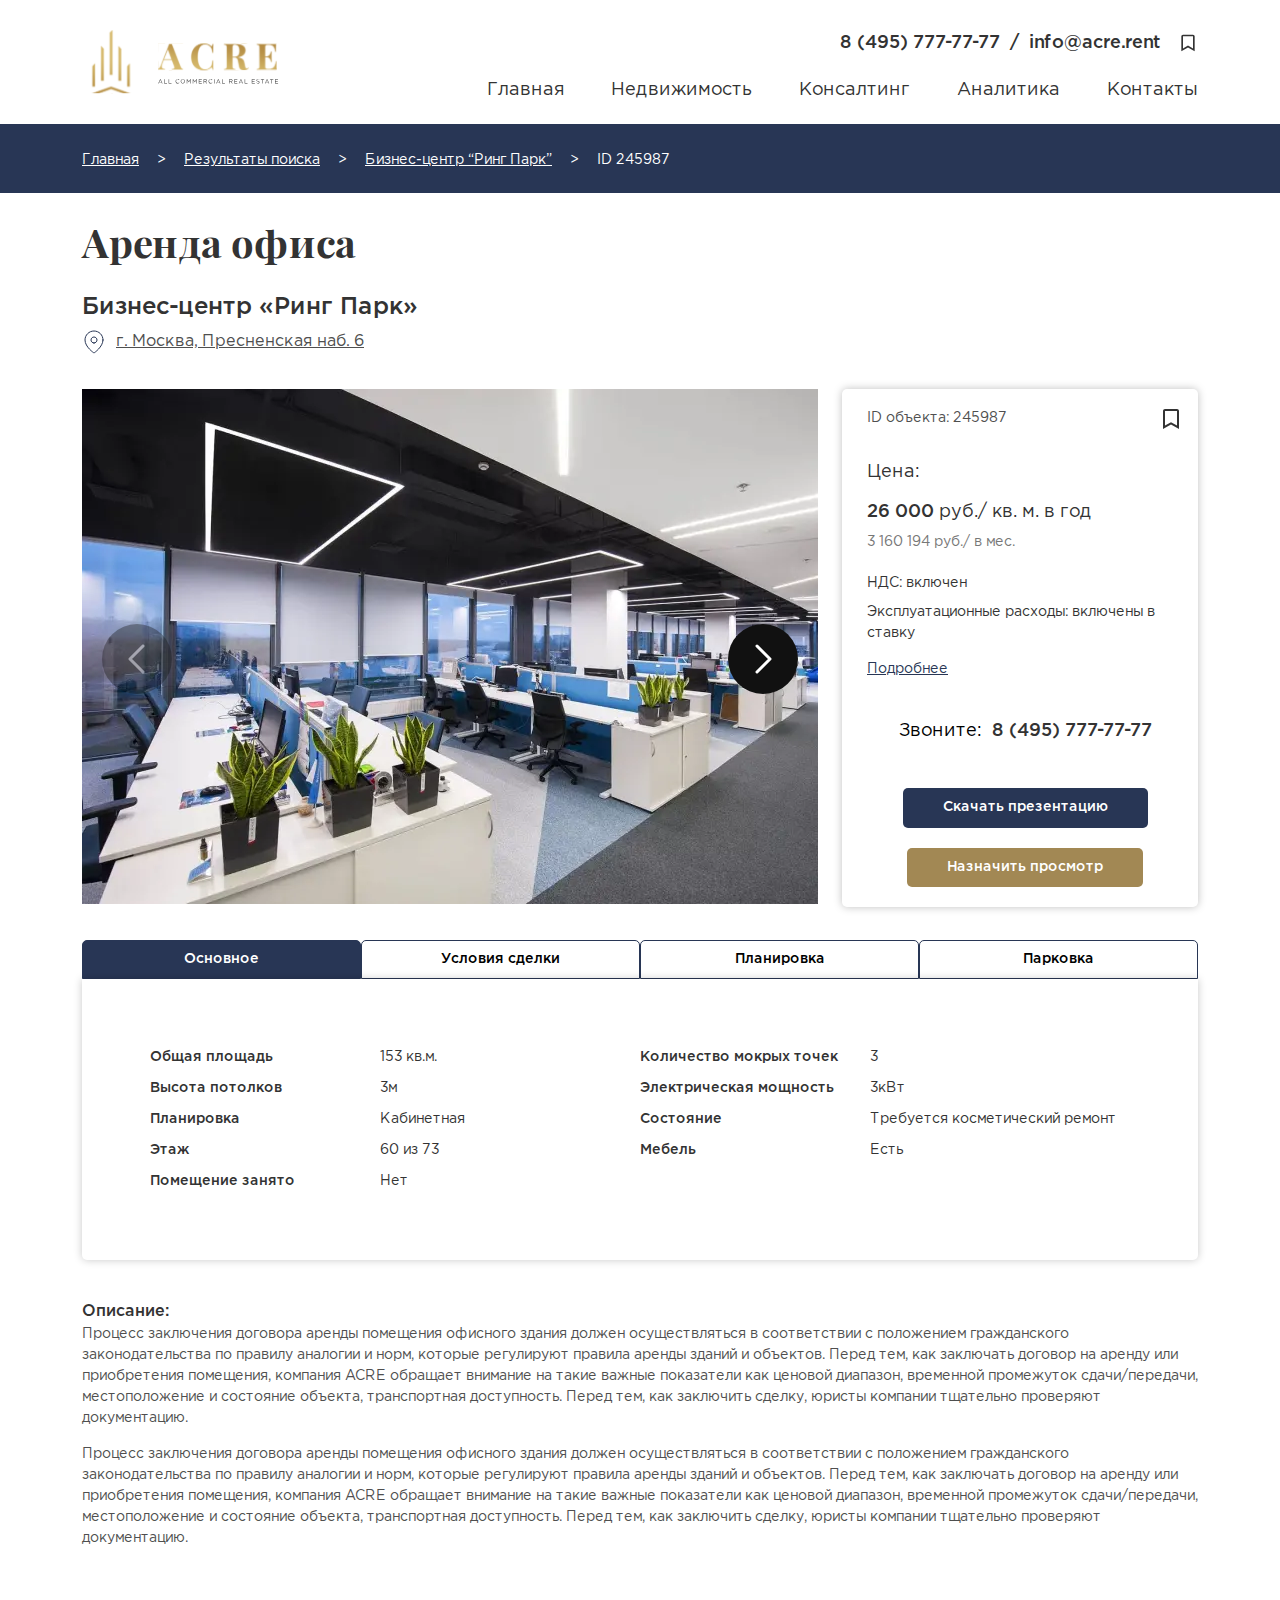
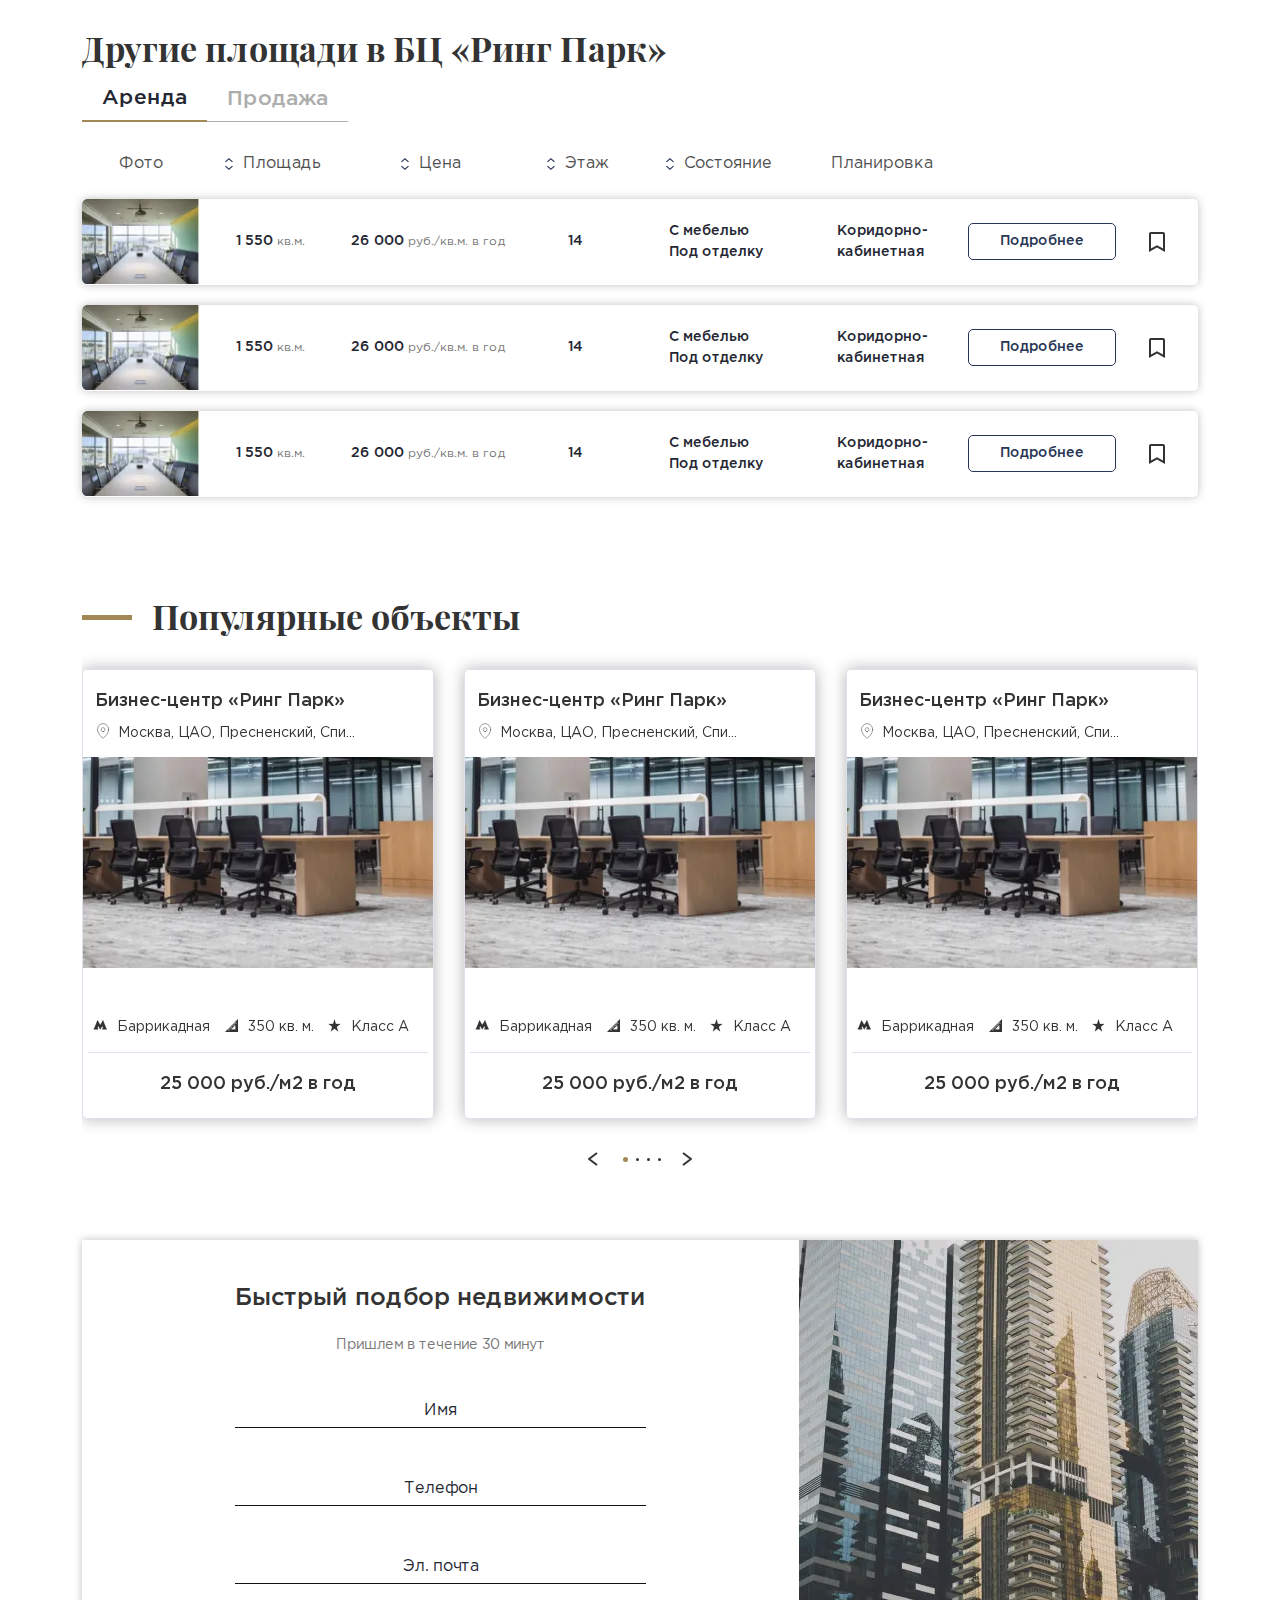
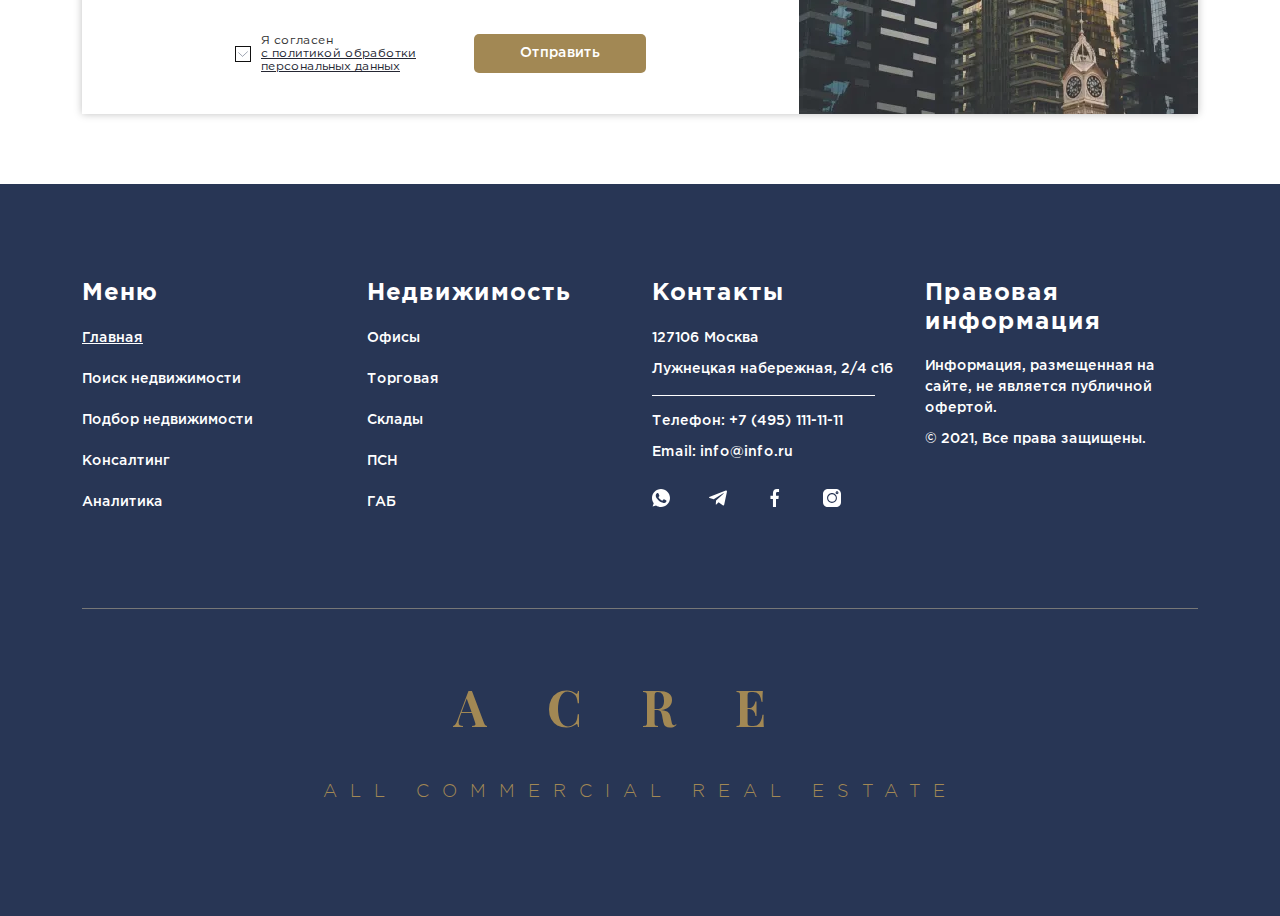
<file: rent.html>
<!DOCTYPE html>
<html lang="ru">

<head>
	<meta charset="UTF-8">
	<meta http-equiv="X-UA-Compatible" content="IE=edge">
	<meta name="viewport" content="width=device-width, initial-scale=1.0">
	<meta name="robots" content="noindex" />
	<title>Главная</title>
	<link rel="stylesheet" href="css/style.min.css?_v=20240802190254">
</head>

<body>
	<header class="header homepage">
    <div class="container">
        <div class="row">
            <div class="col">
                    <img src="img/header/header-logo.svg" alt="Логотип" class="header-logo">
            </div>
            <div class="col">
                <div class="header-info">
                    <div class="header-top">
                        <a href="tel:84957777777" class="header-top__phone">8 (495) 777-77-77</a>
                        <span class="header-top__line">/</span>
                        <a href="mailto:info@acre.rent" class="header-top__email">info@acre.rent</a>
                        <div class="header-top__icon">
                            <svg width="20" height="20" viewBox="0 0 20 20" fill="none" xmlns="http://www.w3.org/2000/svg">
                                <path d="M16.6666 18.3337V3.33366C16.6666 2.41449 15.9191 1.66699 14.9999 1.66699H4.99992C4.08075 1.66699 3.33325 2.41449 3.33325 3.33366V18.3337L9.99992 14.5237L16.6666 18.3337ZM4.99992 8.33366V3.33366H14.9999V15.4612L9.99992 12.6045L4.99992 15.4612V8.33366Z" fill="#333333"/>
                            </svg>
                        </div>
                    </div>
                    <div class="header-bottom">
                        <menu class="header-bottom-navigation">
                            <a href="#" class="header-bottom-navigation__link">Главная</a>
                            <a href="#" class="header-bottom-navigation__link">Недвижимость</a>
                            <a href="#" class="header-bottom-navigation__link">Консалтинг</a>
                            <a href="#" class="header-bottom-navigation__link">Аналитика</a>
                            <a href="#" class="header-bottom-navigation__link">Контакты</a>
                        </menu>
                    </div>
                </div>
                <div class="header-div">
                    <div class="header-burger">
                        <span class="header-burger__line"></span>
                    </div>
                </div>
            </div>
        </div>
    </div>
</header>

	<main class="main">
		<section class="crumbs">
			<div class="container">
				<div class="row">
					<div class="col-12 d-flex align-items-center flex-wrap">
						<a href="#" class="crumbs__link">Главная</a>
						<span class="crumbs__arrow d-block">&gt;</span>
						<a href="#" class="crumbs__link">Результаты поиска</a>
						<span class="crumbs__arrow d-block">&gt;</span>
						<a href="#" class="crumbs__link">Бизнес-центр “Ринг Парк”</a>
						<span class="crumbs__arrow d-block">&gt;</span>
						<a href="#" class="crumbs__link active">ID 245987</a>
					</div>
				</div>
			</div>
		</section>

		<section class="description description-rent">
			<div class="container">
				<div class="row">
					<div class="col-10">
						<h1 class="description__title">Аренда офиса</h1>
					</div>
				</div>
				<div class="row">
					<div class="col-10">
						<h2 class="description__subtitle subtitle">Бизнес-центр «Ринг Парк»</h2>
					</div>
				</div>
				<div class="row description__information">
					<div class="col-10 d-flex align-items-center">
						<svg width="24" height="24" viewBox="0 0 24 24" fill="none" xmlns="http://www.w3.org/2000/svg">
							<path
								d="M21 10C21 17 12 23 12 23C12 23 3 17 3 10C3 7.61305 3.94821 5.32387 5.63604 3.63604C7.32387 1.94821 9.61305 1 12 1C14.3869 1 16.6761 1.94821 18.364 3.63604C20.0518 5.32387 21 7.61305 21 10Z"
								stroke="#283655" stroke-linecap="round" stroke-linejoin="round" />
							<path
								d="M12 13C13.6569 13 15 11.6569 15 10C15 8.34315 13.6569 7 12 7C10.3431 7 9 8.34315 9 10C9 11.6569 10.3431 13 12 13Z"
								stroke="#283655" stroke-linecap="round" stroke-linejoin="round" />
						</svg>
						<span class="description__placemark d-block">г. Москва, Пресненская наб. 6</span>
					</div>
				</div>
				<div class="row">
					<div class="col-xl-8 col-lg-6 col-md-12">
						<div class="swiper description-swiper">
							<div class="swiper-wrapper description-wrapper">
								<div class="swiper-slide description-slide">
									<div class="box description__box">
										<picture><source srcset="img/description/photo-1.webp" type="image/webp"><img src="img/description/photo-1.jpg" alt="фото объекта" class="description__image"></picture>
									</div>
								</div>
								<div class="swiper-slide description-slide">
									<div class="box description__box">
										<picture><source srcset="img/description/photo-1.webp" type="image/webp"><img src="img/description/photo-1.jpg" alt="фото объекта" class="description__image"></picture>
									</div>
								</div>
								<div class="swiper-slide description-slide">
									<div class="box description__box">
										<picture><source srcset="img/description/photo-1.webp" type="image/webp"><img src="img/description/photo-1.jpg" alt="фото объекта" class="description__image"></picture>
									</div>
								</div>
							</div>
							<div class="swiper-button-prev description-button description-button-prev">
								<svg width="17" height="30" viewBox="0 0 17 30" fill="none" xmlns="http://www.w3.org/2000/svg">
									<path d="M2 28L15 15L2 2" stroke="white" stroke-width="3" stroke-linecap="round"
										stroke-linejoin="round" />
								</svg>
							</div>
							<div class="swiper-button-next description-button description-button-next">
								<svg width="17" height="30" viewBox="0 0 17 30" fill="none" xmlns="http://www.w3.org/2000/svg">
									<path d="M2 28L15 15L2 2" stroke="white" stroke-width="3" stroke-linecap="round"
										stroke-linejoin="round" />
								</svg>
							</div>
						</div>
					</div>
					<div class="col-xl-4 col-lg-6 col-md-12">
						<div class="description__card">
							<div class="description-rent__header d-flex align-items-center justify-content-between">
								<span class="description__id">ID объекта: <span>245987</span></span>
								<button class="description__save">
									<svg width="24" height="24" viewBox="0 0 24 24" fill="none"
										xmlns="http://www.w3.org/2000/svg">
										<path
											d="M20 22V4C20 2.897 19.103 2 18 2H6C4.897 2 4 2.897 4 4V22L12 17.428L20 22ZM6 10V4H18V18.553L12 15.125L6 18.553V10Z"
											fill="#333333" />
									</svg>
								</button>
							</div>
							<div class="description-info">
								<div class="description-info__item d-flex flex-column">
									<div class="description-info__number d-flex flex-column">
										<span class="description-info__price">Цена:</span>
										<span class="description-info__price"><span>26 000</span> руб./ кв. м. в год</span>
									</div>
									<span class="description-info__month">3 160 194 руб./ в мес.</span>
									<div class="description-info__value d-flex flex-column">
										<span class="description-info__desc">НДС: включен</span>
										<span class="description-info__desc">Эксплуатационные расходы: включены в ставку</span>
									</div>
									<a href="#" class="description-info__more">Подробнее</a>
								</div>
							</div>
							<span
								class="description__call description-rent__call text-center d-flex align-items-center justify-content-center">
								Звоните:
								<a class="description__phone" href="tel:+74957777777">8 (495) 777-77-77</a>
							</span>
							<div
								class="description__buttons d-flex flex-xl-column flex-lg-row flex-md-row align-items-xl-center justify-content-xl-center justify-content-lg-between justify-content-md-center flex-sm-row justify-content-sm-center flex-column align-items-center">
								<button class="description__btn btn-2">Скачать презентацию</button>
								<button class="description__btn btn-1">Назначить просмотр</button>
							</div>
						</div>
					</div>
				</div>
				<div class="row">
					<div class="col-12">
						<div class="tabs" id="tabs">
							<div class="tabs__nav d-flex flex-xl-nowrap flex-lg-nowrap flex-wrap">
								<button class="tabs__nav-link tabs-rent__nav-link tabs__nav-link--active">Основное</button>
								<button class="tabs__nav-link tabs-rent__nav-link">Условия сделки</button>
								<button class="tabs__nav-link tabs-rent__nav-link">Планировка</button>
								<button class="tabs__nav-link tabs-rent__nav-link">Парковка</button>
							</div>
							<div class="tabs__content tabs__content--active">
								<div class="tabs__main d-flex flex-xl-row flex-lg-row flex-column">
									<div class="description__column d-flex flex-column">
										<div class="description__group d-flex align-items-start">
											<span class="description__character-rent_2 d-block">Общая площадь</span>
											<span class="description__value-rent">153 кв.м.</span>
										</div>
										<div class="description__group d-flex align-items-start">
											<span class="description__character-rent_2 d-block">Высота потолков</span>
											<span class="description__value-rent">3м</span>
										</div>
										<div class="description__group d-flex align-items-start">
											<span class="description__character-rent_2 d-block">Планировка</span>
											<span class="description__value-rent">Кабинетная</span>
										</div>
										<div class="description__group d-flex align-items-start">
											<span class="description__character-rent_2 d-block">Этаж</span>
											<span class="description__value-rent">60 из 73</span>
										</div>
										<div class="description__group d-flex align-items-start">
											<span class="description__character-rent_2 d-block">Помещение занято</span>
											<span class="description__value-rent">Нет</span>
										</div>
									</div>
									<div class="description__column d-flex flex-column">
										<div class="description__group d-flex align-items-start">
											<span class="description__character-rent_2 d-block">Количество мокрых точек</span>
											<span class="description__value-rent">3</span>
										</div>
										<div class="description__group d-flex align-items-start">
											<span class="description__character-rent_2 d-block">Электрическая мощность</span>
											<span class="description__value-rent">3кВт</span>
										</div>
										<div class="description__group d-flex align-items-start">
											<span class="description__character-rent_2 d-block">Состояние</span>
											<span class="description__value-rent">Требуется косметический ремонт</span>
										</div>
										<div class="description__group d-flex align-items-start">
											<span class="description__character-rent_2 d-block">Мебель</span>
											<span class="description__value-rent">Есть</span>
										</div>
									</div>
								</div>
							</div>
							<div class="tabs__content">
								<div class="tabs__main d-flex flex-xl-row flex-lg-row flex-column">
									<div class="description__column d-flex flex-column">
										<div class="description__group d-flex align-items-start">
											<span class="description__character-rent_1 d-block">Арендная ставка</span>
											<span class="description__value-rent">15 000 за кв.м. в год</span>
										</div>
										<div class="description__group d-flex align-items-start">
											<span class="description__character-rent_1 d-block">Эксплуатационные расходы</span>
											<span class="description__value-rent">3м</span>
										</div>
										<div class="description__group d-flex align-items-start">
											<span class="description__character-rent_1 d-block">НДС</span>
											<span class="description__value-rent">Кабинетная</span>
										</div>
										<div class="description__group d-flex align-items-start">
											<span class="description__character-rent_1 d-block">Коммунальные услуги</span>
											<span class="description__value-rent">60 из 73</span>
										</div>
										<div class="description__group d-flex align-items-start">
											<span class="description__character-rent_1 d-block">Предоплата</span>
											<span class="description__value-rent">Нет</span>
										</div>
									</div>
									<div class="description__column d-flex flex-column">
										<div class="description__group d-flex align-items-start">
											<span class="description__character-rent_1 d-block">Страховой депозит</span>
											<span class="description__value-rent">3</span>
										</div>
										<div class="description__group d-flex align-items-start">
											<span class="description__character-rent_1 d-block">Договор прямой аренды</span>
											<span class="description__value-rent">3кВт</span>
										</div>
										<div class="description__group d-flex align-items-start">
											<span class="description__character-rent_1 d-block">Договор на 3 года</span>
											<span class="description__value-rent">Требуется косметический ремонт</span>
										</div>
									</div>
								</div>
							</div>
							<div class="tabs__content">
								<div class="description-rent-swiper swiper">
									<div class="description-rent-wrapper swiper-wrapper">
										<div class="description-rent-slide swiper-slide">
											<div class="box description-rent__box">
												<img src="img/description/plan-1.png" alt="чертеж планировки"
													class="description-rent__image">
											</div>
										</div>
										<div class="description-rent-slide swiper-slide">
											<div class="box description-rent__box">
												<img src="img/description/plan-1.png" alt="чертеж планировки"
													class="description-rent__image">
											</div>
										</div>
										<div class="description-rent-slide swiper-slide">
											<div class="box description-rent__box">
												<img src="img/description/plan-1.png" alt="чертеж планировки"
													class="description-rent__image">
											</div>
										</div>
										<div class="description-rent-slide swiper-slide">
											<div class="box description-rent__box">
												<img src="img/description/plan-1.png" alt="чертеж планировки"
													class="description-rent__image">
											</div>
										</div>
										<div class="description-rent-slide swiper-slide">
											<div class="box description-rent__box">
												<img src="img/description/plan-1.png" alt="чертеж планировки"
													class="description-rent__image">
											</div>
										</div>
									</div>
								</div>
								<div class="swiper-button-prev description-rent-button description-rent-button-prev">
									<svg width="17" height="30" viewBox="0 0 17 30" fill="none"
										xmlns="http://www.w3.org/2000/svg">
										<path d="M2 28L15 15L2 2" stroke="white" stroke-width="3" stroke-linecap="round"
											stroke-linejoin="round" />
									</svg>
								</div>
								<div class="swiper-button-next description-rent-button description-rent-button-next">
									<svg width="17" height="30" viewBox="0 0 17 30" fill="none"
										xmlns="http://www.w3.org/2000/svg">
										<path d="M2 28L15 15L2 2" stroke="white" stroke-width="3" stroke-linecap="round"
											stroke-linejoin="round" />
									</svg>
								</div>
							</div>
							<div class="tabs__content">
								<div class="tabs__main d-flex flex-xl-row flex-lg-row flex-column">
									<div class="description__column d-flex flex-column">
										<div class="description__group d-flex align-items-start">
											<span class="description__character-rent_1 d-block">Арендная ставка</span>
											<span class="description__value-rent">15 000 за кв.м. в год</span>
										</div>
										<div class="description__group d-flex align-items-start">
											<span class="description__character-rent_1 d-block">Эксплуатационные расходы</span>
											<span class="description__value-rent">3м</span>
										</div>
										<div class="description__group d-flex align-items-start">
											<span class="description__character-rent_1 d-block">НДС</span>
											<span class="description__value-rent">Кабинетная</span>
										</div>
										<div class="description__group d-flex align-items-start">
											<span class="description__character-rent_1 d-block">Коммунальные услуги</span>
											<span class="description__value-rent">60 из 73</span>
										</div>
										<div class="description__group d-flex align-items-start">
											<span class="description__character-rent_1 d-block">Предоплата</span>
											<span class="description__value-rent">Нет</span>
										</div>
									</div>
									<div class="description__column d-flex flex-column">
										<div class="description__group d-flex align-items-start">
											<span class="description__character-rent_1 d-block">Страховой депозит</span>
											<span class="description__value-rent">3</span>
										</div>
										<div class="description__group d-flex align-items-start">
											<span class="description__character-rent_1 d-block">Договор прямой аренды</span>
											<span class="description__value-rent">3кВт</span>
										</div>
										<div class="description__group d-flex align-items-start">
											<span class="description__character-rent_1 d-block">Договор на 3 года</span>
											<span class="description__value-rent">Требуется косметический ремонт</span>
										</div>
									</div>
								</div>
							</div>
						</div>
					</div>
				</div>
				<div class="row">
					<div class="col-12">
						<span class="description__sub d-block">Описание:</span>
						<p class="description__text">Процесс заключения договора аренды помещения офисного здания должен
							осуществляться в соответствии с положением гражданского законодательства по правилу аналогии и
							норм, которые регулируют правила аренды зданий и объектов.
							Перед тем, как заключать договор на аренду или приобретения помещения, компания ACRE обращает
							внимание на такие важные показатели как ценовой диапазон, временной промежуток сдачи/передачи,
							местоположение и состояние объекта, транспортная доступность. Перед тем, как заключить сделку,
							юристы компании тщательно проверяют документацию.</p>
						<p class="description__text">Процесс заключения договора аренды помещения офисного здания должен
							осуществляться в соответствии с положением гражданского законодательства по правилу аналогии и
							норм, которые регулируют правила аренды зданий и объектов.
							Перед тем, как заключать договор на аренду или приобретения помещения, компания ACRE обращает
							внимание на такие важные показатели как ценовой диапазон, временной промежуток сдачи/передачи,
							местоположение и состояние объекта, транспортная доступность. Перед тем, как заключить сделку,
							юристы компании тщательно проверяют документацию.</p>
					</div>
				</div>
		</section>

		<section class="objects">
			<div class="container">
				<div class="row">
					<div class="col-12">
						<h2 class="objects__title section-title">Другие площади в БЦ «Ринг Парк»</h2>
					</div>
				</div>
				<div class="row">
					<div class="col-12">
						<div class="tabs-object" id="tabs-object">
							<div class="tabs-object__nav d-flex">
								<button class="tabs-object__nav-link tabs-object__nav-link--active">Аренда</button>
								<button class="tabs-object__nav-link">Продажа</button>
							</div>
							<div class="objects__navigation d-flex align-items-center">
								<span
									class="objects__name objects__name_one d-xl-flex align-items-center justify-content-center d-lg-flex d-md-flex d-none">Фото</span>
								<button
									class="objects__wrapper d-flex align-items-center justify-content-center objects__wrapper_one">
									<svg class="objects__icon" width="18" height="16" viewBox="0 0 18 16" fill="none"
										xmlns="http://www.w3.org/2000/svg">
										<path
											d="M8.93485 13.9999L5.02588 10.4999L5.81326 9.79492L8.93485 12.5849L12.0564 9.79492L12.8438 10.4999L8.93485 13.9999Z"
											fill="#283655" />
										<path
											d="M8.93485 2L12.8438 5.5L12.0564 6.205L8.93485 3.415L5.81326 6.205L5.02588 5.5L8.93485 2Z"
											fill="#283655" />
									</svg>
									<span class="objects__name d-block">Площадь</span>
								</button>
								<button
									class="objects__wrapper d-flex align-items-center justify-content-center objects__wrapper_two">
									<svg class="objects__icon" width="18" height="16" viewBox="0 0 18 16" fill="none"
										xmlns="http://www.w3.org/2000/svg">
										<path
											d="M8.93485 13.9999L5.02588 10.4999L5.81326 9.79492L8.93485 12.5849L12.0564 9.79492L12.8438 10.4999L8.93485 13.9999Z"
											fill="#283655" />
										<path
											d="M8.93485 2L12.8438 5.5L12.0564 6.205L8.93485 3.415L5.81326 6.205L5.02588 5.5L8.93485 2Z"
											fill="#283655" />
									</svg>
									<span class="objects__name d-block">Цена</span>
								</button>
								<button
									class="objects__wrapper d-flex align-items-center justify-content-center objects__wrapper_three">
									<svg class="objects__icon" width="18" height="16" viewBox="0 0 18 16" fill="none"
										xmlns="http://www.w3.org/2000/svg">
										<path
											d="M8.93485 13.9999L5.02588 10.4999L5.81326 9.79492L8.93485 12.5849L12.0564 9.79492L12.8438 10.4999L8.93485 13.9999Z"
											fill="#283655" />
										<path
											d="M8.93485 2L12.8438 5.5L12.0564 6.205L8.93485 3.415L5.81326 6.205L5.02588 5.5L8.93485 2Z"
											fill="#283655" />
									</svg>
									<span class="objects__name d-block">Этаж</span>
								</button>
								<button
									class="objects__wrapper d-xl-flex d-lg-flex align-items-center justify-content-center objects__wrapper_four d-none">
									<svg class="objects__icon" width="18" height="16" viewBox="0 0 18 16" fill="none"
										xmlns="http://www.w3.org/2000/svg">
										<path
											d="M8.93485 13.9999L5.02588 10.4999L5.81326 9.79492L8.93485 12.5849L12.0564 9.79492L12.8438 10.4999L8.93485 13.9999Z"
											fill="#283655" />
										<path
											d="M8.93485 2L12.8438 5.5L12.0564 6.205L8.93485 3.415L5.81326 6.205L5.02588 5.5L8.93485 2Z"
											fill="#283655" />
									</svg>
									<span class="objects__name d-block">Состояние</span>
								</button>
								<span
									class="objects__name objects__name_two d-xl-flex d-lg-flex align-items-center justify-content-center d-none">Планировка</span>
							</div>
							<div class="tabs-object__content tabs-object__content--active">
								<div class="objects__card d-flex align-items-center">
									<div class="objects__left d-xl-block d-lg-block d-md-block d-none">
										<div class="objects__box box">
											<picture><source srcset="img/description/preview-1.webp" type="image/webp"><img src="img/description/preview-1.jpg" alt="фото объекта" class="objects__preview"></picture>
										</div>
									</div>
									<div class="objects__center d-flex">
										<span
											class="objects__number objects__number_one d-flex align-items-center justify-content-center">1
											550 <span>кв.м.</span></span>
										<span
											class="objects__number objects__number_two d-flex align-items-center justify-content-center">26
											000 <span>руб./кв.м. в
												год</span></span>
										<span
											class="objects__number objects__number_three d-flex align-items-center justify-content-center">14</span>
										<span
											class="objects__number objects__number_four d-xl-flex d-lg-flex align-items-center justify-content-center d-none">С
											мебелью
											<br>Под отделку</span>
										<span
											class="objects__number objects__number_five d-xl-flex d-lg-flex align-items-center justify-content-center d-none">Коридорно-
											<br>кабинетная</span>
									</div>
									<div class="objects__right d-flex justify-content-between align-items-center">
										<div
											class="objects__button_one d-xl-flex d-lg-flex d-md-flex d-none align-items-center justify-content-center">
											<a href="#" class="objects__btn btn-3">Подробнее</a>
										</div>
										<div
											class="objects__button_two d-xl-flex d-lg-flex d-md-flex d-none align-items-center justify-content-center">
											<button class="objects__save">
												<svg width="24" height="24" viewBox="0 0 24 24" fill="none"
													xmlns="http://www.w3.org/2000/svg">
													<path
														d="M20 22V4C20 2.897 19.103 2 18 2H6C4.897 2 4 2.897 4 4V22L12 17.428L20 22ZM6 10V4H18V18.553L12 15.125L6 18.553V10Z"
														fill="#333333" />
												</svg>
											</button>
										</div>
										<a href="#"
											class="objects__more d-xl-none d-lg-none d-md-none d-flex flex-column align-items-center justify-content-center">
											<svg width="9" height="13" viewBox="0 0 9 13" fill="none"
												xmlns="http://www.w3.org/2000/svg">
												<path d="M1 12L8 6.5L1 1" stroke="white" stroke-linecap="round" />
											</svg>
										</a>
									</div>
								</div>
								<div class="objects__card d-flex align-items-center">
									<div class="objects__left d-xl-block d-lg-block d-md-block d-none">
										<div class="objects__box box">
											<picture><source srcset="img/description/preview-1.webp" type="image/webp"><img src="img/description/preview-1.jpg" alt="фото объекта" class="objects__preview"></picture>
										</div>
									</div>
									<div class="objects__center d-flex">
										<span
											class="objects__number objects__number_one d-flex align-items-center justify-content-center">1
											550 <span>кв.м.</span></span>
										<span
											class="objects__number objects__number_two d-flex align-items-center justify-content-center">26
											000 <span>руб./кв.м. в
												год</span></span>
										<span
											class="objects__number objects__number_three d-flex align-items-center justify-content-center">14</span>
										<span
											class="objects__number objects__number_four d-xl-flex d-lg-flex align-items-center justify-content-center d-none">С
											мебелью
											<br>Под отделку</span>
										<span
											class="objects__number objects__number_five d-xl-flex d-lg-flex align-items-center justify-content-center d-none">Коридорно-
											<br>кабинетная</span>
									</div>
									<div class="objects__right d-flex justify-content-between align-items-center">
										<div
											class="objects__button_one d-xl-flex d-lg-flex d-md-flex d-none align-items-center justify-content-center">
											<a href="#" class="objects__btn btn-3">Подробнее</a>
										</div>
										<div
											class="objects__button_two d-xl-flex d-lg-flex d-md-flex d-none align-items-center justify-content-center">
											<button class="objects__save">
												<svg width="24" height="24" viewBox="0 0 24 24" fill="none"
													xmlns="http://www.w3.org/2000/svg">
													<path
														d="M20 22V4C20 2.897 19.103 2 18 2H6C4.897 2 4 2.897 4 4V22L12 17.428L20 22ZM6 10V4H18V18.553L12 15.125L6 18.553V10Z"
														fill="#333333" />
												</svg>
											</button>
										</div>
										<a href="#"
											class="objects__more d-xl-none d-lg-none d-md-none d-flex flex-column align-items-center justify-content-center">
											<svg width="9" height="13" viewBox="0 0 9 13" fill="none"
												xmlns="http://www.w3.org/2000/svg">
												<path d="M1 12L8 6.5L1 1" stroke="white" stroke-linecap="round" />
											</svg>
										</a>
									</div>
								</div>
								<div class="objects__card d-flex align-items-center">
									<div class="objects__left d-xl-block d-lg-block d-md-block d-none">
										<div class="objects__box box">
											<picture><source srcset="img/description/preview-1.webp" type="image/webp"><img src="img/description/preview-1.jpg" alt="фото объекта" class="objects__preview"></picture>
										</div>
									</div>
									<div class="objects__center d-flex">
										<span
											class="objects__number objects__number_one d-flex align-items-center justify-content-center">1
											550 <span>кв.м.</span></span>
										<span
											class="objects__number objects__number_two d-flex align-items-center justify-content-center">26
											000 <span>руб./кв.м. в
												год</span></span>
										<span
											class="objects__number objects__number_three d-flex align-items-center justify-content-center">14</span>
										<span
											class="objects__number objects__number_four d-xl-flex d-lg-flex align-items-center justify-content-center d-none">С
											мебелью
											<br>Под отделку</span>
										<span
											class="objects__number objects__number_five d-xl-flex d-lg-flex align-items-center justify-content-center d-none">Коридорно-
											<br>кабинетная</span>
									</div>
									<div class="objects__right d-flex justify-content-between align-items-center">
										<div
											class="objects__button_one d-xl-flex d-lg-flex d-md-flex d-none align-items-center justify-content-center">
											<a href="#" class="objects__btn btn-3">Подробнее</a>
										</div>
										<div
											class="objects__button_two d-xl-flex d-lg-flex d-md-flex d-none align-items-center justify-content-center">
											<button class="objects__save">
												<svg width="24" height="24" viewBox="0 0 24 24" fill="none"
													xmlns="http://www.w3.org/2000/svg">
													<path
														d="M20 22V4C20 2.897 19.103 2 18 2H6C4.897 2 4 2.897 4 4V22L12 17.428L20 22ZM6 10V4H18V18.553L12 15.125L6 18.553V10Z"
														fill="#333333" />
												</svg>
											</button>
										</div>
										<a href="#"
											class="objects__more d-xl-none d-lg-none d-md-none d-flex flex-column align-items-center justify-content-center">
											<svg width="9" height="13" viewBox="0 0 9 13" fill="none"
												xmlns="http://www.w3.org/2000/svg">
												<path d="M1 12L8 6.5L1 1" stroke="white" stroke-linecap="round" />
											</svg>
										</a>
									</div>
								</div>
							</div>
							<div class="tabs-object__content">
								<div class="objects__card d-flex align-items-center">
									<div class="objects__left d-xl-block d-lg-block d-md-block d-none">
										<div class="objects__box box">
											<picture><source srcset="img/description/preview-1.webp" type="image/webp"><img src="img/description/preview-1.jpg" alt="фото объекта" class="objects__preview"></picture>
										</div>
									</div>
									<div class="objects__center d-flex">
										<span
											class="objects__number objects__number_one d-flex align-items-center justify-content-center">1
											550 <span>кв.м.</span></span>
										<span
											class="objects__number objects__number_two d-flex align-items-center justify-content-center">26
											000 <span>руб./кв.м. в
												год</span></span>
										<span
											class="objects__number objects__number_three d-flex align-items-center justify-content-center">14</span>
										<span
											class="objects__number objects__number_four d-xl-flex d-lg-flex align-items-center justify-content-center d-none">С
											мебелью
											<br>Под отделку</span>
										<span
											class="objects__number objects__number_five d-xl-flex d-lg-flex align-items-center justify-content-center d-none">Коридорно-
											<br>кабинетная</span>
									</div>
									<div class="objects__right d-flex justify-content-between align-items-center">
										<div
											class="objects__button_one d-xl-flex d-lg-flex d-md-flex d-none align-items-center justify-content-center">
											<a href="#" class="objects__btn btn-3">Подробнее</a>
										</div>
										<div
											class="objects__button_two d-xl-flex d-lg-flex d-md-flex d-none align-items-center justify-content-center">
											<button class="objects__save">
												<svg width="24" height="24" viewBox="0 0 24 24" fill="none"
													xmlns="http://www.w3.org/2000/svg">
													<path
														d="M20 22V4C20 2.897 19.103 2 18 2H6C4.897 2 4 2.897 4 4V22L12 17.428L20 22ZM6 10V4H18V18.553L12 15.125L6 18.553V10Z"
														fill="#333333" />
												</svg>
											</button>
										</div>
										<a href="#"
											class="objects__more d-xl-none d-lg-none d-md-none d-flex flex-column align-items-center justify-content-center">
											<svg width="9" height="13" viewBox="0 0 9 13" fill="none"
												xmlns="http://www.w3.org/2000/svg">
												<path d="M1 12L8 6.5L1 1" stroke="white" stroke-linecap="round" />
											</svg>
										</a>
									</div>
								</div>
							</div>
						</div>
					</div>
				</div>
			</div>
		</section>

		<section class="popular">
			<div class="container">
				<h2 class="popular-title section-title">Популярные объекты</h2>
				<div class="popular-block swiper">
					<div class="swiper-wrapper">
						<a href="" class="popular-block-card swiper-slide">
							<div class="popular-block-card-top">
								<span class="popular-block-card-top__name">Бизнес-центр «Ринг Парк»</span>
								<div class="popular-block-card-top-address">
									<div class="popular-block-card-top-address__icon">
										<svg width="16" height="16" viewBox="0 0 16 16" fill="none"
											xmlns="http://www.w3.org/2000/svg">
											<path
												d="M13.6344 6.66699C13.6344 11.3337 8.08979 15.3337 8.08979 15.3337C8.08979 15.3337 2.54523 11.3337 2.54523 6.66699C2.54523 5.07569 3.12939 3.54957 4.16919 2.42435C5.209 1.29913 6.61928 0.666992 8.08979 0.666992C9.5603 0.666992 10.9706 1.29913 12.0104 2.42435C13.0502 3.54957 13.6344 5.07569 13.6344 6.66699Z"
												stroke="#333333" stroke-width="0.5" stroke-linecap="round"
												stroke-linejoin="round" />
											<path
												d="M8.08977 8.66699C9.11049 8.66699 9.93796 7.77156 9.93796 6.66699C9.93796 5.56242 9.11049 4.66699 8.08977 4.66699C7.06904 4.66699 6.24158 5.56242 6.24158 6.66699C6.24158 7.77156 7.06904 8.66699 8.08977 8.66699Z"
												stroke="#333333" stroke-width="0.5" stroke-linecap="round"
												stroke-linejoin="round" />
										</svg>
									</div>
									<span class="popular-block-card-top-address__text">Москва, ЦАО, Пресненский, Спи...</span>
								</div>
							</div>
							<div class="popular-block-card-center box">
								<picture><source srcset="img/popular/card-a.webp" type="image/webp"><img src="img/popular/card-a.png" alt="Изображение" class="popular-block-card-center__img"></picture>
							</div>
							<div class="popular-block-card-bottom">
								<div class="popular-block-card-bottom-item">
									<div class="popular-block-card-bottom-item__icon">
										<picture><source srcset="img/popular/Metro.webp" type="image/webp"><img src="img/popular/Metro.png" alt="Метро"></picture>
									</div>
									<span class="popular-block-card-bottom-item__text">Баррикадная</span>
								</div>
								<div class="popular-block-card-bottom-item">
									<div class="popular-block-card-bottom-item__icon">
										<picture><source srcset="img/popular/Ruler.webp" type="image/webp"><img src="img/popular/Ruler.png" alt="Метро"></picture>
									</div>
									<span class="popular-block-card-bottom-item__text">350 кв. м.</span>
								</div>
								<div class="popular-block-card-bottom-item">
									<div class="popular-block-card-bottom-item__icon">
										<picture><source srcset="img/popular/Star.webp" type="image/webp"><img src="img/popular/Star.png" alt="Метро"></picture>
									</div>
									<span class="popular-block-card-bottom-item__text">Класс А</span>
								</div>
							</div>
							<div class="popular-block-card-numbers">
								<span class="popular-block-card-numbers__text">25 000 руб./м2 в год</span>
							</div>
						</a>
						<a href="" class="popular-block-card swiper-slide">
							<div class="popular-block-card-top">
								<span class="popular-block-card-top__name">Бизнес-центр «Ринг Парк»</span>
								<div class="popular-block-card-top-address">
									<div class="popular-block-card-top-address__icon">
										<svg width="16" height="16" viewBox="0 0 16 16" fill="none"
											xmlns="http://www.w3.org/2000/svg">
											<path
												d="M13.6344 6.66699C13.6344 11.3337 8.08979 15.3337 8.08979 15.3337C8.08979 15.3337 2.54523 11.3337 2.54523 6.66699C2.54523 5.07569 3.12939 3.54957 4.16919 2.42435C5.209 1.29913 6.61928 0.666992 8.08979 0.666992C9.5603 0.666992 10.9706 1.29913 12.0104 2.42435C13.0502 3.54957 13.6344 5.07569 13.6344 6.66699Z"
												stroke="#333333" stroke-width="0.5" stroke-linecap="round"
												stroke-linejoin="round" />
											<path
												d="M8.08977 8.66699C9.11049 8.66699 9.93796 7.77156 9.93796 6.66699C9.93796 5.56242 9.11049 4.66699 8.08977 4.66699C7.06904 4.66699 6.24158 5.56242 6.24158 6.66699C6.24158 7.77156 7.06904 8.66699 8.08977 8.66699Z"
												stroke="#333333" stroke-width="0.5" stroke-linecap="round"
												stroke-linejoin="round" />
										</svg>
									</div>
									<span class="popular-block-card-top-address__text">Москва, ЦАО, Пресненский, Спи...</span>
								</div>
							</div>
							<div class="popular-block-card-center box">
								<picture><source srcset="img/popular/card-a.webp" type="image/webp"><img src="img/popular/card-a.png" alt="Изображение" class="popular-block-card-center__img"></picture>
							</div>
							<div class="popular-block-card-bottom">
								<div class="popular-block-card-bottom-item">
									<div class="popular-block-card-bottom-item__icon">
										<picture><source srcset="img/popular/Metro.webp" type="image/webp"><img src="img/popular/Metro.png" alt="Метро"></picture>
									</div>
									<span class="popular-block-card-bottom-item__text">Баррикадная</span>
								</div>
								<div class="popular-block-card-bottom-item">
									<div class="popular-block-card-bottom-item__icon">
										<picture><source srcset="img/popular/Ruler.webp" type="image/webp"><img src="img/popular/Ruler.png" alt="Метро"></picture>
									</div>
									<span class="popular-block-card-bottom-item__text">350 кв. м.</span>
								</div>
								<div class="popular-block-card-bottom-item">
									<div class="popular-block-card-bottom-item__icon">
										<picture><source srcset="img/popular/Star.webp" type="image/webp"><img src="img/popular/Star.png" alt="Метро"></picture>
									</div>
									<span class="popular-block-card-bottom-item__text">Класс А</span>
								</div>
							</div>
							<div class="popular-block-card-numbers">
								<span class="popular-block-card-numbers__text">25 000 руб./м2 в год</span>
							</div>
						</a>
						<a href="" class="popular-block-card swiper-slide">
							<div class="popular-block-card-top">
								<span class="popular-block-card-top__name">Бизнес-центр «Ринг Парк»</span>
								<div class="popular-block-card-top-address">
									<div class="popular-block-card-top-address__icon">
										<svg width="16" height="16" viewBox="0 0 16 16" fill="none"
											xmlns="http://www.w3.org/2000/svg">
											<path
												d="M13.6344 6.66699C13.6344 11.3337 8.08979 15.3337 8.08979 15.3337C8.08979 15.3337 2.54523 11.3337 2.54523 6.66699C2.54523 5.07569 3.12939 3.54957 4.16919 2.42435C5.209 1.29913 6.61928 0.666992 8.08979 0.666992C9.5603 0.666992 10.9706 1.29913 12.0104 2.42435C13.0502 3.54957 13.6344 5.07569 13.6344 6.66699Z"
												stroke="#333333" stroke-width="0.5" stroke-linecap="round"
												stroke-linejoin="round" />
											<path
												d="M8.08977 8.66699C9.11049 8.66699 9.93796 7.77156 9.93796 6.66699C9.93796 5.56242 9.11049 4.66699 8.08977 4.66699C7.06904 4.66699 6.24158 5.56242 6.24158 6.66699C6.24158 7.77156 7.06904 8.66699 8.08977 8.66699Z"
												stroke="#333333" stroke-width="0.5" stroke-linecap="round"
												stroke-linejoin="round" />
										</svg>
									</div>
									<span class="popular-block-card-top-address__text">Москва, ЦАО, Пресненский, Спи...</span>
								</div>
							</div>
							<div class="popular-block-card-center box">
								<picture><source srcset="img/popular/card-a.webp" type="image/webp"><img src="img/popular/card-a.png" alt="Изображение" class="popular-block-card-center__img"></picture>
							</div>
							<div class="popular-block-card-bottom">
								<div class="popular-block-card-bottom-item">
									<div class="popular-block-card-bottom-item__icon">
										<picture><source srcset="img/popular/Metro.webp" type="image/webp"><img src="img/popular/Metro.png" alt="Метро"></picture>
									</div>
									<span class="popular-block-card-bottom-item__text">Баррикадная</span>
								</div>
								<div class="popular-block-card-bottom-item">
									<div class="popular-block-card-bottom-item__icon">
										<picture><source srcset="img/popular/Ruler.webp" type="image/webp"><img src="img/popular/Ruler.png" alt="Метро"></picture>
									</div>
									<span class="popular-block-card-bottom-item__text">350 кв. м.</span>
								</div>
								<div class="popular-block-card-bottom-item">
									<div class="popular-block-card-bottom-item__icon">
										<picture><source srcset="img/popular/Star.webp" type="image/webp"><img src="img/popular/Star.png" alt="Метро"></picture>
									</div>
									<span class="popular-block-card-bottom-item__text">Класс А</span>
								</div>
							</div>
							<div class="popular-block-card-numbers">
								<span class="popular-block-card-numbers__text">25 000 руб./м2 в год</span>
							</div>
						</a>
						<a href="" class="popular-block-card swiper-slide">
							<div class="popular-block-card-top">
								<span class="popular-block-card-top__name">Бизнес-центр «Ринг Парк»</span>
								<div class="popular-block-card-top-address">
									<div class="popular-block-card-top-address__icon">
										<svg width="16" height="16" viewBox="0 0 16 16" fill="none"
											xmlns="http://www.w3.org/2000/svg">
											<path
												d="M13.6344 6.66699C13.6344 11.3337 8.08979 15.3337 8.08979 15.3337C8.08979 15.3337 2.54523 11.3337 2.54523 6.66699C2.54523 5.07569 3.12939 3.54957 4.16919 2.42435C5.209 1.29913 6.61928 0.666992 8.08979 0.666992C9.5603 0.666992 10.9706 1.29913 12.0104 2.42435C13.0502 3.54957 13.6344 5.07569 13.6344 6.66699Z"
												stroke="#333333" stroke-width="0.5" stroke-linecap="round"
												stroke-linejoin="round" />
											<path
												d="M8.08977 8.66699C9.11049 8.66699 9.93796 7.77156 9.93796 6.66699C9.93796 5.56242 9.11049 4.66699 8.08977 4.66699C7.06904 4.66699 6.24158 5.56242 6.24158 6.66699C6.24158 7.77156 7.06904 8.66699 8.08977 8.66699Z"
												stroke="#333333" stroke-width="0.5" stroke-linecap="round"
												stroke-linejoin="round" />
										</svg>
									</div>
									<span class="popular-block-card-top-address__text">Москва, ЦАО, Пресненский, Спи...</span>
								</div>
							</div>
							<div class="popular-block-card-center box">
								<picture><source srcset="img/popular/card-a.webp" type="image/webp"><img src="img/popular/card-a.png" alt="Изображение" class="popular-block-card-center__img"></picture>
							</div>
							<div class="popular-block-card-bottom">
								<div class="popular-block-card-bottom-item">
									<div class="popular-block-card-bottom-item__icon">
										<picture><source srcset="img/popular/Metro.webp" type="image/webp"><img src="img/popular/Metro.png" alt="Метро"></picture>
									</div>
									<span class="popular-block-card-bottom-item__text">Баррикадная</span>
								</div>
								<div class="popular-block-card-bottom-item">
									<div class="popular-block-card-bottom-item__icon">
										<picture><source srcset="img/popular/Ruler.webp" type="image/webp"><img src="img/popular/Ruler.png" alt="Метро"></picture>
									</div>
									<span class="popular-block-card-bottom-item__text">350 кв. м.</span>
								</div>
								<div class="popular-block-card-bottom-item">
									<div class="popular-block-card-bottom-item__icon">
										<picture><source srcset="img/popular/Star.webp" type="image/webp"><img src="img/popular/Star.png" alt="Метро"></picture>
									</div>
									<span class="popular-block-card-bottom-item__text">Класс А</span>
								</div>
							</div>
							<div class="popular-block-card-numbers">
								<span class="popular-block-card-numbers__text">25 000 руб./м2 в год</span>
							</div>
						</a>
					</div>
				</div>
				<div class="popular-navigation">
					<div class="popular-navigation-prev">
						<svg width="10" height="14" viewBox="0 0 10 14" fill="none" xmlns="http://www.w3.org/2000/svg">
							<path
								d="M1 7L0.4 7.8C0.148194 7.61115 0 7.31476 0 7C0 6.68524 0.148194 6.38885 0.4 6.2L1 7ZM9.6 1.8L1.6 7.8L0.4 6.2L8.4 0.2L9.6 1.8ZM1.6 6.2L9.6 12.2L8.4 13.8L0.4 7.8L1.6 6.2Z"
								fill="#333333" />
						</svg>
					</div>
					<div class="swiper-pagination"></div>
					<div class="popular-navigation-next">
						<svg width="10" height="14" viewBox="0 0 10 14" fill="none" xmlns="http://www.w3.org/2000/svg">
							<path
								d="M9 7L9.6 7.8C9.85181 7.61115 10 7.31476 10 7C10 6.68524 9.85181 6.38885 9.6 6.2L9 7ZM0.4 1.8L8.4 7.8L9.6 6.2L1.6 0.2L0.4 1.8ZM8.4 6.2L0.4 12.2L1.6 13.8L9.6 7.8L8.4 6.2Z"
								fill="#333333" />
						</svg>
					</div>
				</div>
			</div>
		</section>

		<section class="form">
			<div class="container">
				<div class="form-block">
					<div class="form-block-left">
						<div class="form-block-left-content">
							<span class="form-block-left-content__title">Быстрый подбор недвижимости</span>
							<span class="form-block-left-content__subtitle">Пришлем в течение 30 минут</span>
							<input type="text" placeholder="Имя" class="form-block-left-content__input">
							<input type="text" placeholder="Телефон" class="form-block-left-content__input">
							<input type="text" placeholder="Эл. почта" class="form-block-left-content__input">
							<div class="form-block-left-content-agreement">
								<div class="form-block-left-content-agreement-check">
									<input type="checkbox" id="add-to-collection-1" name="add-to-collection-1" value="yes"
										class="form-block-left-content-agreement-check__checkbox">
									<label for="add-to-collection-1" class="form-block-left-content-agreement-check-label">
										<span class="form-block-left-content-agreement-check-label__text">Я согласен<br> <a
												href="">
												с политикой обработки персональных данных</a></span>
									</label>
								</div>
								<button class="form-block-left-content-agreement__btn btn-1">Отправить</button>
							</div>
						</div>
					</div>
					<div class="form-block-right box">
						<picture><source srcset="img/form/request.webp" type="image/webp"><img src="img/form/request.png" alt="Изображение" class="form-block-right__img"></picture>
					</div>
				</div>
			</div>
		</section>
	</main>
	<footer class="footer">
	<div class="container">
		<div
			class="row d-flex justify-space-xl-between align-items-xl-start justify-space-lg-between align-items-lg-start justify-space-md-between align-items-md-start justify-space-center align-items-center">
			<div
				class="col-xl-3 col-lg-4 col-md-4 col-12 text-center d-flex flex-column align-items-xl-start align-items-lg-start align-items-md-start align-items-center text-xl-start text-lg-start text-md-start">
				<h3 class="footer__title">Меню</h3>
				<ul class="footer-menu">
					<li class="footer-menu__item">
						<a href="#" class="footer-menu__link footer-menu__link_u">Главная</a>
					</li>
					<li class="footer-menu__item">
						<a href="#" class="footer-menu__link">Поиск недвижимости</a>
					</li>
					<li class="footer-menu__item">
						<a href="#" class="footer-menu__link">Подбор недвижимости</a>
					</li>
					<li class="footer-menu__item">
						<a href="#" class="footer-menu__link">Консалтинг</a>
					</li>
					<li class="footer-menu__item">
						<a href="#" class="footer-menu__link">Аналитика</a>
					</li>
				</ul>
			</div>
			<div class="col-xl-3 d-xl-block d-none">
				<h3 class="footer__title">Недвижимость</h3>
				<ul class="footer-menu">
					<li class="footer-menu__item">
						<a href="#" class="footer-menu__link">Офисы</a>
					</li>
					<li class="footer-menu__item">
						<a href="#" class="footer-menu__link">Торговая</a>
					</li>
					<li class="footer-menu__item">
						<a href="#" class="footer-menu__link">Склады</a>
					</li>
					<li class="footer-menu__item">
						<a href="#" class="footer-menu__link">ПСН</a>
					</li>
					<li class="footer-menu__item">
						<a href="#" class="footer-menu__link">ГАБ</a>
					</li>
				</ul>
			</div>
			<div
				class="footer__column col-xl-3 col-lg-4 col-md-4 col-12 text-center d-flex flex-column align-items-xl-start align-items-lg-start align-items-md-start align-items-center text-xl-start text-lg-start text-md-start">
				<h3 class="footer__title">Контакты</h3>
				<div class="footer__block">
					<span class="footer__contact d-block">127106 Москва</span>
					<span class="footer__contact d-block">Лужнецкая набережная, 2/4 с16</span>
				</div>
				<div class="footer__line"></div>
				<div class="footer__block">
					<span class="footer__contact d-block">Телефон: <a href="tel:+74951111111">+7 (495) 111-11-11</a></span>
					<span class="footer__contact d-block">Email: <a href="mailto:info@info.ru">info@info.ru</a></span>
				</div>
				<div class="footer__social">
					<a href="#" class="footer__icon">
						<svg width="18" height="18" viewBox="0 0 18 18" fill="none" xmlns="http://www.w3.org/2000/svg">
							<path
								d="M9.00225 0H8.99775C4.03538 0 0 4.0365 0 9C0 10.9688 0.6345 12.7935 1.71337 14.2751L0.59175 17.6186L4.05113 16.5128C5.47425 17.4555 7.17188 18 9.00225 18C13.9646 18 18 13.9624 18 9C18 4.03763 13.9646 0 9.00225 0ZM14.2391 12.7091C14.022 13.3223 13.1602 13.8307 12.4729 13.9792C12.0026 14.0794 11.3884 14.1593 9.32063 13.302C6.67575 12.2063 4.9725 9.51862 4.83975 9.34425C4.71263 9.16988 3.771 7.92112 3.771 6.62963C3.771 5.33813 4.42688 4.70925 4.69125 4.43925C4.90838 4.21763 5.26725 4.11637 5.6115 4.11637C5.72288 4.11637 5.823 4.122 5.913 4.1265C6.17737 4.13775 6.31012 4.1535 6.4845 4.57088C6.70162 5.094 7.23037 6.3855 7.29338 6.51825C7.3575 6.651 7.42163 6.831 7.33162 7.00538C7.24725 7.18538 7.173 7.26525 7.04025 7.41825C6.9075 7.57125 6.7815 7.68825 6.64875 7.8525C6.52725 7.99538 6.39 8.14838 6.543 8.41275C6.696 8.6715 7.22475 9.53437 8.00325 10.2274C9.00787 11.1217 9.82237 11.4075 10.1137 11.529C10.3309 11.619 10.5896 11.5976 10.7483 11.4289C10.9496 11.2118 11.1982 10.8518 11.4514 10.4974C11.6314 10.2431 11.8586 10.2116 12.0971 10.3016C12.3401 10.386 13.626 11.0216 13.8904 11.1532C14.1547 11.286 14.3291 11.349 14.3932 11.4604C14.4562 11.5718 14.4562 12.0949 14.2391 12.7091Z"
								fill="white" />
						</svg>
					</a>
					<a href="#" class="footer__icon">
						<svg width="18" height="18" viewBox="0 0 18 18" fill="none" xmlns="http://www.w3.org/2000/svg">
							<g clip-path="url(#clip0_1630_2360)">
								<path
									d="M7.06276 11.3861L6.76501 15.5741C7.19101 15.5741 7.37551 15.3911 7.59676 15.1713L9.59401 13.2626L13.7325 16.2933C14.4915 16.7163 15.0263 16.4936 15.231 15.5951L17.9475 2.86605L17.9483 2.8653C18.189 1.7433 17.5425 1.30455 16.803 1.5798L0.835511 7.69305C-0.254239 8.11605 -0.237739 8.72355 0.650261 8.9988L4.73251 10.2686L14.2148 4.3353C14.661 4.0398 15.0668 4.2033 14.733 4.4988L7.06276 11.3861Z"
									fill="white" />
							</g>
							<defs>
								<clipPath id="clip0_1630_2360">
									<rect width="18" height="18" fill="white" />
								</clipPath>
							</defs>
						</svg>
					</a>
					<a href="#" class="footer__icon">
						<svg width="18" height="18" viewBox="0 0 18 18" fill="none" xmlns="http://www.w3.org/2000/svg">
							<g clip-path="url(#clip0_1630_2358)">
								<path
									d="M11.4978 2.98875H13.0726V0.12675C12.8009 0.08775 11.8666 0 10.7784 0C8.50784 0 6.95246 1.49025 6.95246 4.22925V6.75H4.4469V9.9495H6.95246V18H10.0244V9.95025H12.4286L12.8103 6.75075H10.0237V4.5465C10.0244 3.62175 10.263 2.98875 11.4978 2.98875Z"
									fill="white" />
							</g>
							<defs>
								<clipPath id="clip0_1630_2358">
									<rect width="17.25" height="18" fill="white" />
								</clipPath>
							</defs>
						</svg>
					</a>
					<a href="#" class="footer__icon">
						<svg width="18" height="18" viewBox="0 0 18 18" fill="none" xmlns="http://www.w3.org/2000/svg">
							<path
								d="M13.1275 0H4.87243C2.18573 0 0 2.18573 0 4.87243V13.1277C0 15.8142 2.18573 18 4.87243 18H13.1277C15.8142 18 18 15.8142 18 13.1277V4.87243C18 2.18573 15.8142 0 13.1275 0V0ZM8.99998 13.9217C6.28609 13.9217 4.07825 11.7139 4.07825 8.99998C4.07825 6.28609 6.28609 4.07825 8.99998 4.07825C11.7139 4.07825 13.9217 6.28609 13.9217 8.99998C13.9217 11.7139 11.7139 13.9217 8.99998 13.9217ZM14.0394 5.23896C13.2374 5.23896 12.5851 4.58665 12.5851 3.78465C12.5851 2.98265 13.2374 2.3302 14.0394 2.3302C14.8414 2.3302 15.4939 2.98265 15.4939 3.78465C15.4939 4.58665 14.8414 5.23896 14.0394 5.23896Z"
								fill="white" />
							<path
								d="M9.00004 5.13379C6.86815 5.13379 5.13354 6.86825 5.13354 9.00028C5.13354 11.1322 6.86815 12.8668 9.00004 12.8668C11.1321 12.8668 12.8665 11.1322 12.8665 9.00028C12.8665 6.86825 11.1321 5.13379 9.00004 5.13379Z"
								fill="white" />
							<path
								d="M14.0395 3.38574C13.8195 3.38574 13.6404 3.56482 13.6404 3.78482C13.6404 4.00482 13.8195 4.1839 14.0395 4.1839C14.2596 4.1839 14.4387 4.00496 14.4387 3.78482C14.4387 3.56468 14.2596 3.38574 14.0395 3.38574Z"
								fill="white" />
						</svg>
					</a>
				</div>
			</div>
			<div
				class="footer__column col-xl-3 p-xl-0 p-lg-0 col-lg-4 col-md-4 col-12 text-center d-flex flex-column align-items-xl-start align-items-lg-start align-items-md-start align-items-center text-xl-start text-lg-start text-md-start">
				<h3 class="footer__title">Правовая информация</h3>
				<span class="footer__contact d-block">Информация, размещенная на сайте,
					не является публичной офертой.</span>
				<span class="footer__contact d-block">© 2021, Все права защищены.</span>
			</div>
		</div>
		<div class="row">
			<div class="col-12">
				<div class="footer__lines"></div>
			</div>
		</div>
		<div class="row">
			<div class="col-12">
				<div class="footer__logo d-flex align-items-center justify-content-center flex-column text-center">
					<span class="footer__logotyp d-block">ACRE</span>
					<span class="footer__sub">All Commercial real estate</span>
				</div>
			</div>
		</div>
	</div>
</footer>
	<script src="js/app.min.js?_v=20240802190254"></script>
</body>

</html>
</file>
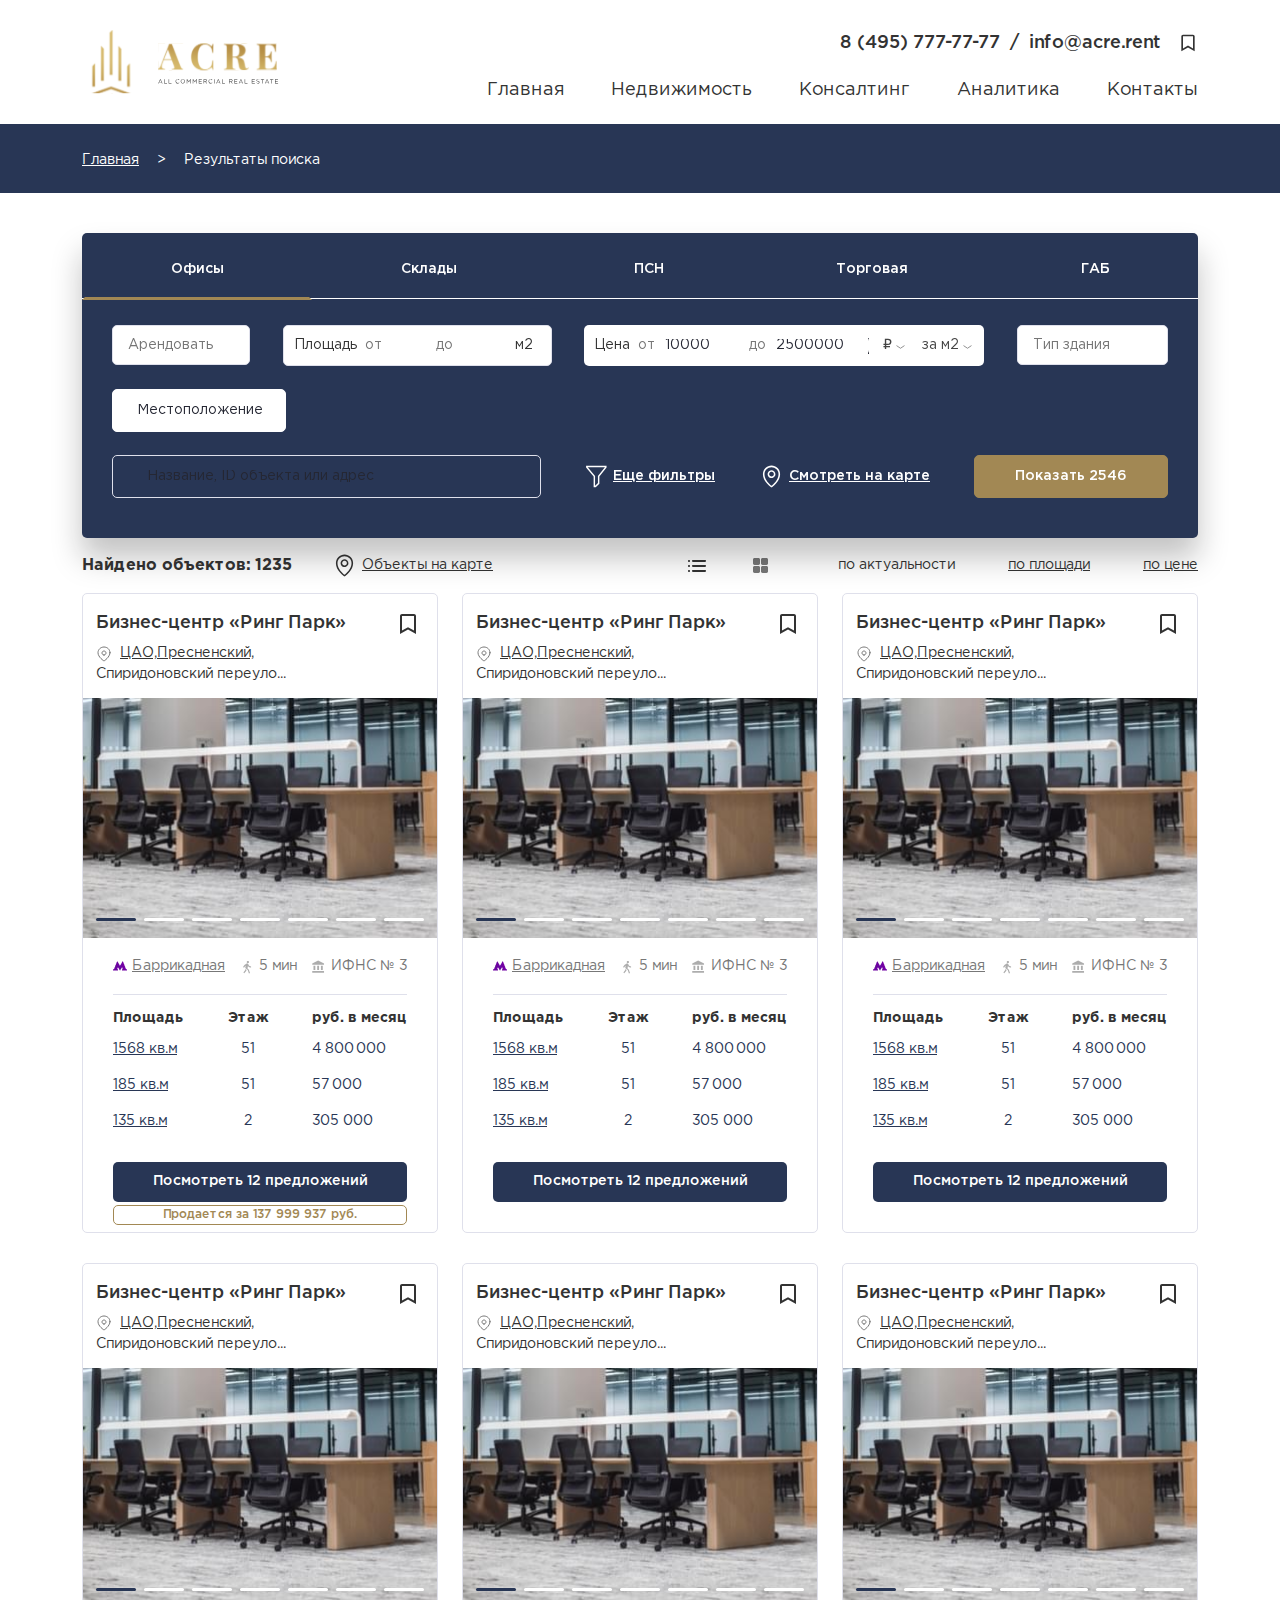
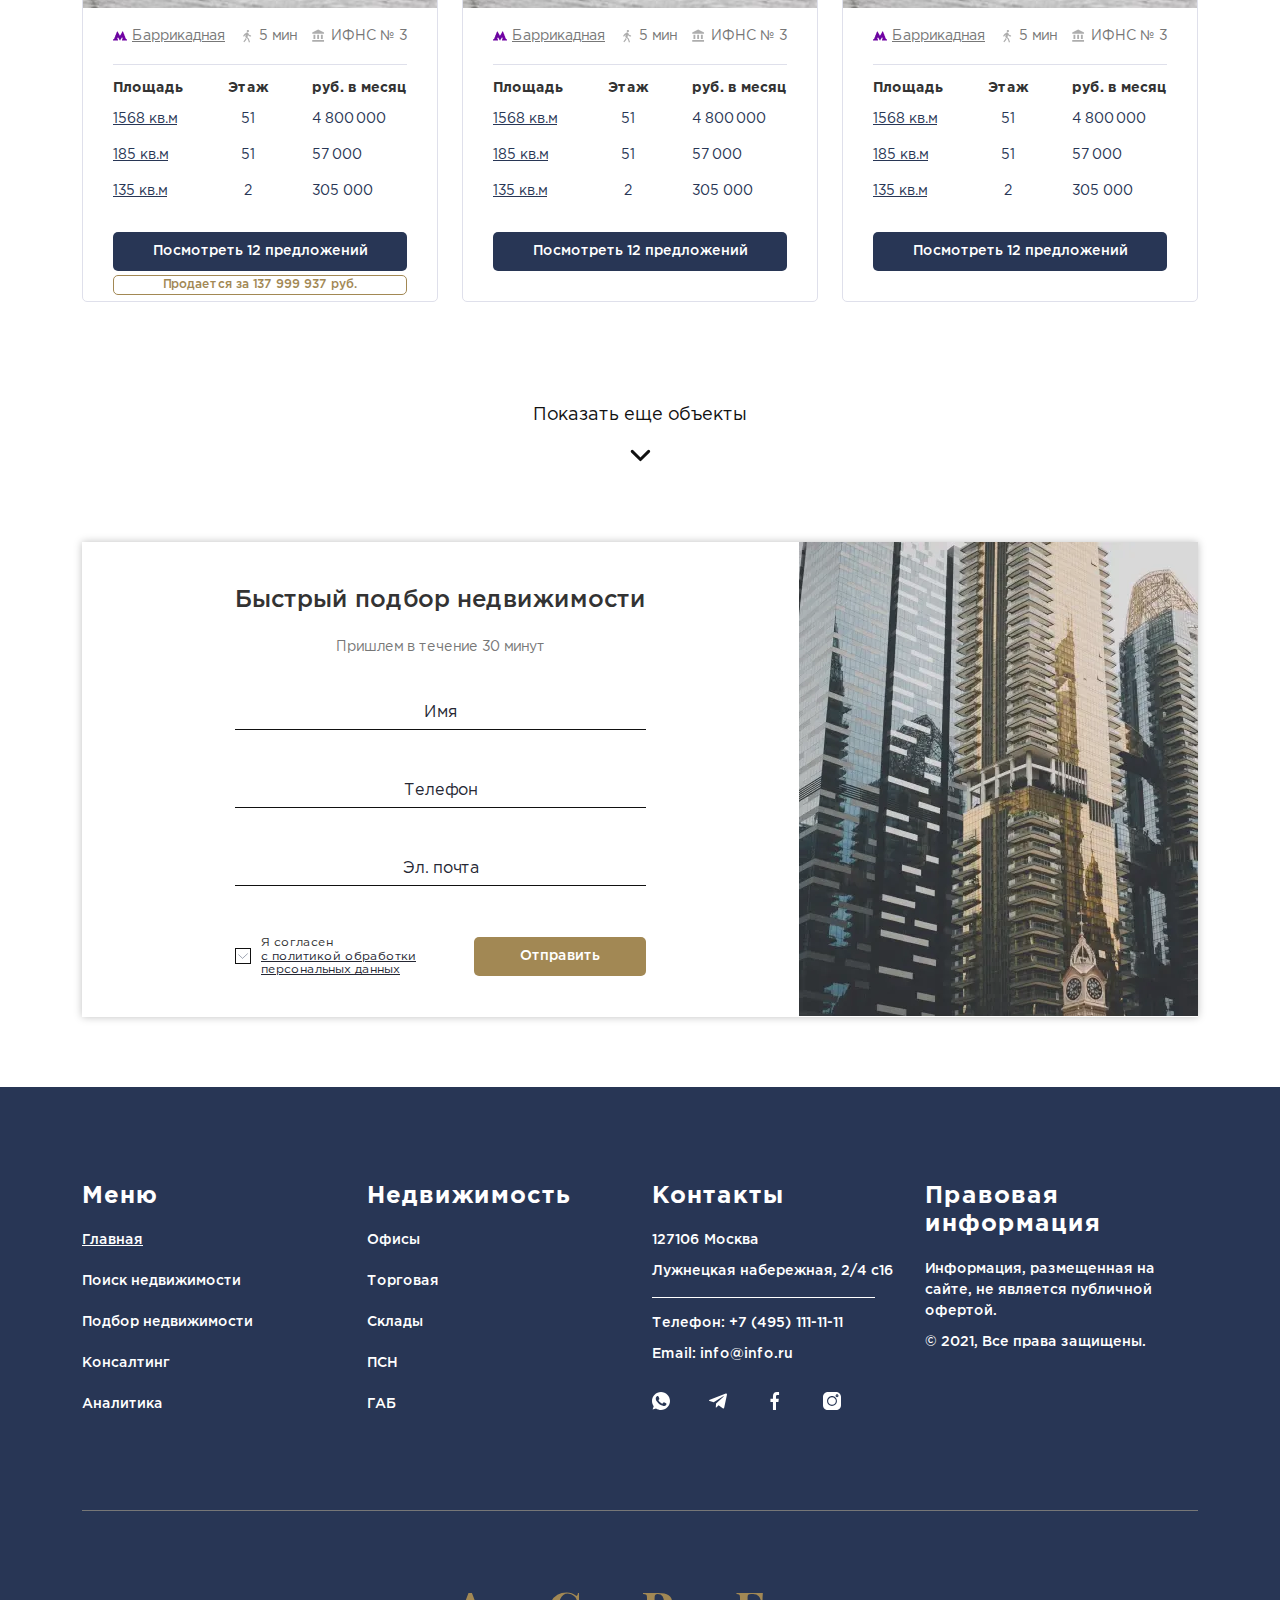
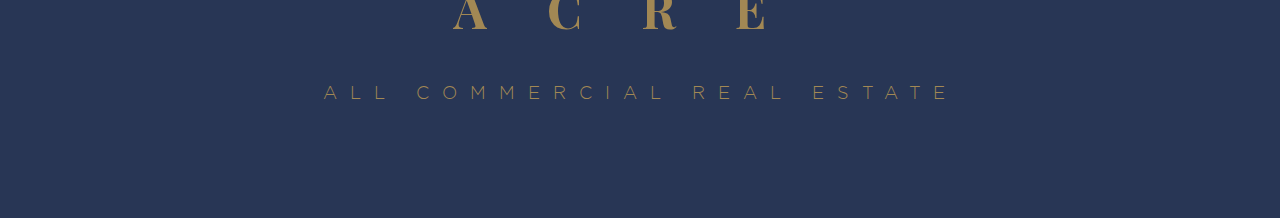
<file: search-grid.html>
<!DOCTYPE html>
<html lang="ru">

<head>
	<meta charset="UTF-8">
	<meta http-equiv="X-UA-Compatible" content="IE=edge">
	<meta name="viewport" content="width=device-width, initial-scale=1.0">
	<meta name="robots" content="noindex" />
	<title>Главная</title>
	<link rel="stylesheet" href="css/style.min.css?_v=20240802190254">
</head>

<body>
	<header class="header homepage">
    <div class="container">
        <div class="row">
            <div class="col">
                    <img src="img/header/header-logo.svg" alt="Логотип" class="header-logo">
            </div>
            <div class="col">
                <div class="header-info">
                    <div class="header-top">
                        <a href="tel:84957777777" class="header-top__phone">8 (495) 777-77-77</a>
                        <span class="header-top__line">/</span>
                        <a href="mailto:info@acre.rent" class="header-top__email">info@acre.rent</a>
                        <div class="header-top__icon">
                            <svg width="20" height="20" viewBox="0 0 20 20" fill="none" xmlns="http://www.w3.org/2000/svg">
                                <path d="M16.6666 18.3337V3.33366C16.6666 2.41449 15.9191 1.66699 14.9999 1.66699H4.99992C4.08075 1.66699 3.33325 2.41449 3.33325 3.33366V18.3337L9.99992 14.5237L16.6666 18.3337ZM4.99992 8.33366V3.33366H14.9999V15.4612L9.99992 12.6045L4.99992 15.4612V8.33366Z" fill="#333333"/>
                            </svg>
                        </div>
                    </div>
                    <div class="header-bottom">
                        <menu class="header-bottom-navigation">
                            <a href="#" class="header-bottom-navigation__link">Главная</a>
                            <a href="#" class="header-bottom-navigation__link">Недвижимость</a>
                            <a href="#" class="header-bottom-navigation__link">Консалтинг</a>
                            <a href="#" class="header-bottom-navigation__link">Аналитика</a>
                            <a href="#" class="header-bottom-navigation__link">Контакты</a>
                        </menu>
                    </div>
                </div>
                <div class="header-div">
                    <div class="header-burger">
                        <span class="header-burger__line"></span>
                    </div>
                </div>
            </div>
        </div>
    </div>
</header>

	<main class="main">
		<section class="crumbs">
			<div class="container">
				<div class="row">
					<div class="col-12 d-flex align-items-center">
						<a href="#" class="crumbs__link">Главная</a>
						<span class="crumbs__arrow d-block">&gt;</span>
						<a href="#" class="crumbs__link active">Результаты поиска</a>
					</div>
				</div>
			</div>
		</section>

		<section class="main-screen-home filter d-xl-block d-lg-block d-md-block d-none">
			<div class="container">
				<div class="main-screen-home-block">
					<div class="tabs" id="tabs-card-a">
						<div class="tabs-open">
							<div class="tabs__nav tabs__nav-computer">
								<button class="tabs__btn tabs__btn_active">Офисы</button>
								<button class="tabs__btn">Склады</button>
								<button class="tabs__btn">ПСН</button>
								<button class="tabs__btn">Торговая</button>
								<button class="tabs__btn">ГАБ</button>
							</div>
						</div>
						<div class="tabs__content">
							<div class="tabs__pane tabs__pane_show">
								<div class="main-screen-home-filter">
									<div class="main-screen-home-filter-top">
										<div class="main-screen-home-filter-top-item order-one">
											<div class="main-screen-home-filter-top-select-one">
												<select data-placeholder="Арендовать" class="select" name="language"
													multiple="multiple">
													<option></option>
													<option value="rent">Арендовать</option>
													<option value="buy">Купить</option>
													<option value="sell">Продать</option>
												</select>
											</div>
										</div>
										<div class="main-screen-home-filter-top-item order-two">
											<div class="main-screen-home-filter-top-square">
												<span class="main-screen-home-filter-top-square__name">Площадь</span>
												<label for=""
													class="main-screen-home-filter-top-square__label">от</label>
												<input type="text" class="main-screen-home-filter-top-square__min">
												<label for=""
													class="main-screen-home-filter-top-square__label">до</label>
												<input type="text" class="main-screen-home-filter-top-square__max">
												<span class="main-screen-home-filter-top-square__name">м<sap>2</sap>
												</span>
											</div>
										</div>
										<div class="main-screen-home-filter-top-item order-three">
											<div class="main-screen-home-filter-top-price">
												<span class="main-screen-home-filter-top-price__name">Цена</span>
												<label for=""
													class="main-screen-home-filter-top-price__label">от</label>
												<input type="text" placeholder="10000"
													class="main-screen-home-filter-top-price__min">
												<label for=""
													class="main-screen-home-filter-top-price__label">до</label>
												<input type="text" placeholder="2500000"
													class="main-screen-home-filter-top-price__max">
												<span class="main-screen-home-filter-top-price__line"></span>
												<div class="main-screen-home-filter-top-price-two">
													<select class="select" name="language">
														<option value="a">₽</option>
														<option value="b">2</option>
														<option value="c">3</option>
													</select>
												</div>
												<div class="main-screen-home-filter-top-price-three">
													<select class="select" name="language">
														<option value="a">за м<sub>2</sub></option>
														<option value="b">за м<sub>2</sub></option>
														<option value="c">за м<sub>2</sub></option>
													</select>
												</div>
											</div>
										</div>
										<div class="main-screen-home-filter-top-item order-four">
											<div class="main-screen-home-filter-top-select-type">
												<select multiple="multiple" data-placeholder="Тип здания" class="select"
													name="language">
													<option></option>
													<option value="a">Новостройка</option>
													<option value="b">Офисное</option>
													<option value="c">Вторичка</option>
												</select>
											</div>
										</div>
										<div class="main-screen-home-filter-top-item order-five">
											<input type="text" placeholder="Местоположение"
												class="main-screen-home-filter-top-location">
										</div>
									</div>
									<div class="main-screen-home-filter-bottom">
										<input type="text" placeholder="Название, ID объекта или адрес"
											class="main-screen-home-filter-bottom__address">
										<button class="main-screen-home-filter-bottom-more more-open-one">
											<span class="main-screen-home-filter-bottom-more__icon">
												<svg width="23" height="23" viewBox="0 0 23 23" fill="none"
													xmlns="http://www.w3.org/2000/svg">
													<path
														d="M10.7196 22.2812H8.625V11.4024L1.07812 2.41805V0.71875H21.5625V2.40835L14.375 11.3927V18.6258L10.7196 22.2812ZM10.0625 20.8438H10.1242L12.9375 18.0304V10.8885L19.9233 2.15625H2.73574L10.0625 10.8788V20.8438Z"
														fill="white" />
												</svg>
											</span>
											<span class="main-screen-home-filter-bottom-more__text">Еще фильтры</span>
										</button>
										<button class="main-screen-home-filter-bottom-map">
											<span class="main-screen-home-filter-bottom-map__icon">
												<svg width="25" height="25" viewBox="0 0 25 25" fill="none"
													xmlns="http://www.w3.org/2000/svg">
													<path
														d="M12.5098 6.25C11.7372 6.25 10.9819 6.4791 10.3396 6.90832C9.69719 7.33755 9.19651 7.94762 8.90086 8.66139C8.6052 9.37517 8.52785 10.1606 8.67857 10.9183C8.82929 11.6761 9.20133 12.3721 9.74763 12.9184C10.2939 13.4647 10.99 13.8367 11.7477 13.9874C12.5054 14.1382 13.2908 14.0608 14.0046 13.7652C14.7184 13.4695 15.3285 12.9688 15.7577 12.3264C16.1869 11.6841 16.416 10.9288 16.416 10.1562C16.4134 9.12104 16.0011 8.12897 15.269 7.39696C14.537 6.66496 13.545 6.25258 12.5098 6.25ZM12.5098 12.5C12.0462 12.5 11.5931 12.3625 11.2076 12.105C10.8222 11.8475 10.5218 11.4814 10.3444 11.0532C10.167 10.6249 10.1206 10.1536 10.211 9.69901C10.3015 9.24436 10.5247 8.82675 10.8525 8.49897C11.1803 8.17119 11.5979 7.94797 12.0525 7.85753C12.5072 7.7671 12.9784 7.81351 13.4067 7.99091C13.8349 8.1683 14.201 8.4687 14.4585 8.85413C14.7161 9.23956 14.8535 9.6927 14.8535 10.1562C14.8509 10.7771 14.6032 11.3717 14.1642 11.8107C13.7252 12.2497 13.1306 12.4974 12.5098 12.5ZM12.5098 1.5625C10.2314 1.56508 8.047 2.47133 6.43592 4.08241C4.82484 5.69349 3.9186 7.87784 3.91602 10.1562C3.91602 13.2227 5.33203 16.4746 8.01758 19.5508C9.22476 20.9442 10.5804 22.2016 12.0605 23.3008C12.1936 23.3894 12.3499 23.4366 12.5098 23.4366C12.6696 23.4366 12.8259 23.3894 12.959 23.3008C14.4434 22.2033 15.8025 20.9457 17.0117 19.5508C19.6875 16.4746 21.1035 13.2227 21.1035 10.1562C21.1009 7.87784 20.1947 5.69349 18.5836 4.08241C16.9725 2.47133 14.7882 1.56508 12.5098 1.5625ZM12.5098 21.6797C10.8984 20.4102 5.47851 15.7422 5.47851 10.1562C5.47851 8.29145 6.2193 6.50302 7.53792 5.18441C8.85653 3.86579 10.645 3.125 12.5098 3.125C14.3746 3.125 16.163 3.86579 17.4816 5.18441C18.8002 6.50302 19.541 8.29145 19.541 10.1562C19.541 15.7422 14.1211 20.4102 12.5098 21.6797Z"
														fill="white" />
												</svg>
											</span>
											<span class="main-screen-home-filter-bottom-map__text">Смотреть на
												карте</span>
										</button>
										<button class="main-screen-home-filter-bottom__show">Показать 2546</button>
									</div>
									<!-- Дополнительные настройки на фильтр -->
									<div class="main-screen-home-filter-additional additional-open-one">
										<div class="main-screen-home-filter-additional__top">
											<div class="main-screen-home-filter-additional__top-item">
												<div class="main-screen-home-filter-additional-class">
													<select multiple="multiple" data-placeholder="Класс" class="select"
														name="language">
														<option></option>
														<option value="a">A</option>
														<option value="b">Б</option>
														<option value="c">В</option>
													</select>
												</div>
											</div>
											<div class="main-screen-home-filter-additional__top-item">
												<div class="main-screen-home-filter-top-square">
													<span class="main-screen-home-filter-top-square__name">Этаж</span>
													<label for=""
														class="main-screen-home-filter-top-square__label">от</label>
													<input type="text" class="main-screen-home-filter-top-square__min">
													<label for=""
														class="main-screen-home-filter-top-square__label">до</label>
													<input type="text" class="main-screen-home-filter-top-square__max">
												</div>
											</div>
											<div class="main-screen-home-filter-additional__top-item">
												<div class="main-screen-home-filter-top-square">
													<span
														class="main-screen-home-filter-top-square__name">Этажность</span>
													<label for=""
														class="main-screen-home-filter-top-square__label">от</label>
													<input type="text" class="main-screen-home-filter-top-square__min">
													<label for=""
														class="main-screen-home-filter-top-square__label">до</label>
													<input type="text" class="main-screen-home-filter-top-square__max">
												</div>
											</div>
											<div class="main-screen-home-filter-additional__top-item">
												<div class="main-screen-home-filter-additional-condition">
													<select multiple="multiple" data-placeholder="Состояние"
														class="select" name="language">
														<option></option>
														<option value="a">A</option>
														<option value="b">Б</option>
														<option value="c">В</option>
													</select>
												</div>
											</div>
											<div class="main-screen-home-filter-additional__top-item">
												<div class="main-screen-home-filter-additional-furnishing">
													<select multiple="multiple" data-placeholder="Мебелировка"
														class="select" name="language">
														<option></option>
														<option value="a">A</option>
														<option value="b">Б</option>
														<option value="c">В</option>
													</select>
												</div>
											</div>
											<div class="main-screen-home-filter-additional__top-item">
												<div class="main-screen-home-filter-additional-ifts">
													<select multiple="multiple" data-placeholder="ИФНС" class="select"
														name="language">
														<option></option>
														<option value="a">A</option>
														<option value="b">Б</option>
														<option value="c">В</option>
													</select>
												</div>
											</div>
										</div>
										<div class="main-screen-home-filter-additional__bottom">
											<div class="main-screen-home-filter-additional__left">
												<div class="main-screen-home-filter-additional__item">
													<div class="main-screen-home-filter-top-square">
														<span class="main-screen-home-filter-top-square__name">Год
															постройки</span>
														<label for=""
															class="main-screen-home-filter-top-square__label">от</label>
														<input type="text"
															class="main-screen-home-filter-top-square__min">
														<label for=""
															class="main-screen-home-filter-top-square__label">до</label>
														<input type="text"
															class="main-screen-home-filter-top-square__max">
													</div>
												</div>
												<div class="main-screen-home-filter-additional__item">
													<div class="main-screen-home-filter-additional-condition">
														<select multiple="multiple" data-placeholder="До метро"
															class="select" name="language">
															<option></option>
															<option value="a">A</option>
															<option value="b">Б</option>
															<option value="c">В</option>
														</select>
													</div>
												</div>
											</div>
											<div class="main-screen-home-filter-additional__right">
												<button class="main-screen-home-filter-additional-clear">
													<span class="main-screen-home-filter-additional-clear__icon">
														<svg width="21" height="24" viewBox="0 0 21 24" fill="none"
															xmlns="http://www.w3.org/2000/svg">
															<g clip-path="url(#clip0_1365_2613)">
																<path
																	d="M7.5 21L10.499 18V19.5C11.9834 19.5002 13.4344 19.06 14.6685 18.2351C15.9025 17.4102 16.8641 16.2377 17.4314 14.866C17.9988 13.4944 18.1464 11.9852 17.8557 10.5296C17.5649 9.07403 16.8488 7.73742 15.798 6.689L17.912 4.565C18.8923 5.53929 19.6699 6.69812 20.2 7.97459C20.73 9.25106 21.0019 10.6199 21 12.002C21 17.8 16.3 22.5 10.502 22.5H10.5V24L7.5 21ZM6.30389e-07 12C0.00700063 6.204 4.704 1.507 10.499 1.5H10.5V0L13.5 3L10.5 6V4.5H10.498C9.01365 4.50008 7.56267 4.94051 6.32872 5.76553C5.09476 6.59056 4.13329 7.76309 3.56597 9.13476C2.99865 10.5064 2.851 12.0156 3.14169 13.4712C3.43238 14.9268 4.14836 16.2634 5.199 17.312L3.087 19.436C2.10722 18.4675 1.32969 17.314 0.799567 16.0424C0.269449 14.7709 -0.00267708 13.4066 -0.00099937 12.029V11.999V12.001L6.30389e-07 12Z"
																	fill="white" />
															</g>
															<defs>
																<clipPath id="clip0_1365_2613">
																	<rect width="21" height="24" fill="white" />
																</clipPath>
															</defs>
														</svg>
													</span>
													<span
														class="main-screen-home-filter-additional-clear__text">Очистить</span>
												</button>
												<button
													class="main-screen-home-filter-additional-hide additional-hide-one">
													<span class="main-screen-home-filter-additional-hide__text">Скрыть
														доп.
														фильтры</span>
													<span class="main-screen-home-filter-additional-hide__icon">
														<svg width="33" height="33" viewBox="0 0 33 33" fill="none"
															xmlns="http://www.w3.org/2000/svg">
															<path d="M24.6548 20.5458L16.4365 12.3275L8.21817 20.5458"
																stroke="white" stroke-width="3" stroke-linecap="round"
																stroke-linejoin="round" />
														</svg>
													</span>
												</button>
											</div>
										</div>
									</div>
								</div>
							</div>
							<div class="tabs__pane">
								<div class="main-screen-home-filter">
									<div class="main-screen-home-filter-top">
										<div class="main-screen-home-filter-top-item order-one">
											<div class="main-screen-home-filter-top-select-one">
												<select multiple="multiple" data-placeholder="Арендовать" class="select"
													name="language">
													<option></option>
													<option value="a">Арендовать</option>
													<option value="b">Купить</option>
													<option value="c">Продать</option>
												</select>
											</div>
										</div>
										<div class="main-screen-home-filter-top-item order-two">
											<div class="main-screen-home-filter-top-square">
												<span class="main-screen-home-filter-top-square__name">Площадь</span>
												<label for=""
													class="main-screen-home-filter-top-square__label">от</label>
												<input type="text" class="main-screen-home-filter-top-square__min">
												<label for=""
													class="main-screen-home-filter-top-square__label">до</label>
												<input type="text" class="main-screen-home-filter-top-square__max">
												<span class="main-screen-home-filter-top-square__name">м<sap>2</sap>
												</span>
											</div>
										</div>
										<div class="main-screen-home-filter-top-item order-three">
											<div class="main-screen-home-filter-top-price">
												<span class="main-screen-home-filter-top-price__name">Цена</span>
												<label for=""
													class="main-screen-home-filter-top-price__label">от</label>
												<input type="text" placeholder="10000"
													class="main-screen-home-filter-top-price__min">
												<label for=""
													class="main-screen-home-filter-top-price__label">до</label>
												<input type="text" placeholder="2500000"
													class="main-screen-home-filter-top-price__max">
												<span class="main-screen-home-filter-top-price__line"></span>
												<div class="main-screen-home-filter-top-price-two">
													<select class="select" name="language">

														<option value="a">₽</option>
														<option value="b">2</option>
														<option value="c">3</option>
													</select>
												</div>
												<div class="main-screen-home-filter-top-price-three">
													<select class="select" name="language">

														<option value="a">за м<sub>2</sub></option>
														<option value="b">за м<sub>2</sub></option>
														<option value="c">за м<sub>2</sub></option>
													</select>
												</div>
											</div>
										</div>
										<div class="main-screen-home-filter-top-item order-four">
											<div class="main-screen-home-filter-top-select-type">
												<select multiple="multiple" data-placeholder="Тип здания" class="select"
													name="language">
													<option></option>
													<option value="a">Новостройка</option>
													<option value="b">Офисное</option>
													<option value="c">Вторичка</option>
												</select>
											</div>
										</div>
										<div class="main-screen-home-filter-top-item order-five">
											<input type="text" placeholder="Местоположение"
												class="main-screen-home-filter-top-location">
										</div>
									</div>
									<div class="main-screen-home-filter-bottom">
										<input type="text" placeholder="Название, ID объекта или адрес"
											class="main-screen-home-filter-bottom__address">
										<button class="main-screen-home-filter-bottom-more more-open-two">
											<span class="main-screen-home-filter-bottom-more__icon">
												<svg width="23" height="23" viewBox="0 0 23 23" fill="none"
													xmlns="http://www.w3.org/2000/svg">
													<path
														d="M10.7196 22.2812H8.625V11.4024L1.07812 2.41805V0.71875H21.5625V2.40835L14.375 11.3927V18.6258L10.7196 22.2812ZM10.0625 20.8438H10.1242L12.9375 18.0304V10.8885L19.9233 2.15625H2.73574L10.0625 10.8788V20.8438Z"
														fill="white" />
												</svg>
											</span>
											<span class="main-screen-home-filter-bottom-more__text">Еще фильтры</span>
										</button>
										<button class="main-screen-home-filter-bottom-map">
											<span class="main-screen-home-filter-bottom-map__icon">
												<svg width="25" height="25" viewBox="0 0 25 25" fill="none"
													xmlns="http://www.w3.org/2000/svg">
													<path
														d="M12.5098 6.25C11.7372 6.25 10.9819 6.4791 10.3396 6.90832C9.69719 7.33755 9.19651 7.94762 8.90086 8.66139C8.6052 9.37517 8.52785 10.1606 8.67857 10.9183C8.82929 11.6761 9.20133 12.3721 9.74763 12.9184C10.2939 13.4647 10.99 13.8367 11.7477 13.9874C12.5054 14.1382 13.2908 14.0608 14.0046 13.7652C14.7184 13.4695 15.3285 12.9688 15.7577 12.3264C16.1869 11.6841 16.416 10.9288 16.416 10.1562C16.4134 9.12104 16.0011 8.12897 15.269 7.39696C14.537 6.66496 13.545 6.25258 12.5098 6.25ZM12.5098 12.5C12.0462 12.5 11.5931 12.3625 11.2076 12.105C10.8222 11.8475 10.5218 11.4814 10.3444 11.0532C10.167 10.6249 10.1206 10.1536 10.211 9.69901C10.3015 9.24436 10.5247 8.82675 10.8525 8.49897C11.1803 8.17119 11.5979 7.94797 12.0525 7.85753C12.5072 7.7671 12.9784 7.81351 13.4067 7.99091C13.8349 8.1683 14.201 8.4687 14.4585 8.85413C14.7161 9.23956 14.8535 9.6927 14.8535 10.1562C14.8509 10.7771 14.6032 11.3717 14.1642 11.8107C13.7252 12.2497 13.1306 12.4974 12.5098 12.5ZM12.5098 1.5625C10.2314 1.56508 8.047 2.47133 6.43592 4.08241C4.82484 5.69349 3.9186 7.87784 3.91602 10.1562C3.91602 13.2227 5.33203 16.4746 8.01758 19.5508C9.22476 20.9442 10.5804 22.2016 12.0605 23.3008C12.1936 23.3894 12.3499 23.4366 12.5098 23.4366C12.6696 23.4366 12.8259 23.3894 12.959 23.3008C14.4434 22.2033 15.8025 20.9457 17.0117 19.5508C19.6875 16.4746 21.1035 13.2227 21.1035 10.1562C21.1009 7.87784 20.1947 5.69349 18.5836 4.08241C16.9725 2.47133 14.7882 1.56508 12.5098 1.5625ZM12.5098 21.6797C10.8984 20.4102 5.47851 15.7422 5.47851 10.1562C5.47851 8.29145 6.2193 6.50302 7.53792 5.18441C8.85653 3.86579 10.645 3.125 12.5098 3.125C14.3746 3.125 16.163 3.86579 17.4816 5.18441C18.8002 6.50302 19.541 8.29145 19.541 10.1562C19.541 15.7422 14.1211 20.4102 12.5098 21.6797Z"
														fill="white" />
												</svg>
											</span>
											<span class="main-screen-home-filter-bottom-map__text">Смотреть на
												карте</span>
										</button>
										<button class="main-screen-home-filter-bottom__show">Показать 2546</button>
									</div>
									<!-- Дополнительные настройки на фильтр -->
									<div class="main-screen-home-filter-additional additional-open-two">
										<div class="main-screen-home-filter-additional__top">
											<div class="main-screen-home-filter-additional__top-item">
												<div class="main-screen-home-filter-additional-class">
													<select multiple="multiple" data-placeholder="Класс" class="select"
														name="language">
														<option></option>
														<option value="a">A</option>
														<option value="b">Б</option>
														<option value="c">В</option>
													</select>
												</div>
											</div>
											<div class="main-screen-home-filter-additional__top-item">
												<div class="main-screen-home-filter-top-square">
													<span class="main-screen-home-filter-top-square__name">Площадь
														мезонина</span>
													<label for=""
														class="main-screen-home-filter-top-square__label">от</label>
													<input type="text" class="main-screen-home-filter-top-square__min">
													<label for=""
														class="main-screen-home-filter-top-square__label">до</label>
													<input type="text" class="main-screen-home-filter-top-square__max">
													<span class="main-screen-home-filter-top-square__name">м<sap>2</sap>
													</span>
												</div>
											</div>
											<div class="main-screen-home-filter-additional__top-item">
												<div class="main-screen-home-filter-top-square">
													<span class="main-screen-home-filter-top-square__name">Площадь
														офиса</span>
													<label for=""
														class="main-screen-home-filter-top-square__label">от</label>
													<input type="text" class="main-screen-home-filter-top-square__min">
													<label for=""
														class="main-screen-home-filter-top-square__label">до</label>
													<input type="text" class="main-screen-home-filter-top-square__max">
													<span class="main-screen-home-filter-top-square__name">м<sap>2</sap>
													</span>
												</div>
											</div>
											<div class="main-screen-home-filter-additional__top-item">
												<div class="main-screen-home-filter-top-square">
													<span class="main-screen-home-filter-top-square__name">Высота
														потолков</span>
													<label for=""
														class="main-screen-home-filter-top-square__label">от</label>
													<input type="text" class="main-screen-home-filter-top-square__min">
													<label for=""
														class="main-screen-home-filter-top-square__label">до</label>
													<input type="text" class="main-screen-home-filter-top-square__max">
													<span class="main-screen-home-filter-top-square__name">м<sap>2</sap>
													</span>
												</div>
											</div>
										</div>
										<div class="main-screen-home-filter-additional__bottom">
											<div class="main-screen-home-filter-additional__left">
												<div class="main-screen-home-filter-additional__item">
													<div class="main-screen-home-filter-top-square">
														<span class="main-screen-home-filter-top-square__name">Нагрузка
															на пол</span>
														<label for=""
															class="main-screen-home-filter-top-square__label">от</label>
														<input type="text"
															class="main-screen-home-filter-top-square__min">
														<label for=""
															class="main-screen-home-filter-top-square__label">до</label>
														<input type="text"
															class="main-screen-home-filter-top-square__max">
														<span class="main-screen-home-filter-top-square__name">т/м<sap>2
															</sap></span>
													</div>
												</div>
												<div class="main-screen-home-filter-additional__item">
													<button class="main-screen-home-filter-additional__button">В черте
														города</button>
												</div>
												<div class="main-screen-home-filter-additional__item">
													<button class="main-screen-home-filter-additional__button">Ж/Д
														ветка</button>
												</div>
											</div>
											<div class="main-screen-home-filter-additional__right">
												<button class="main-screen-home-filter-additional-clear">
													<span class="main-screen-home-filter-additional-clear__icon">
														<svg width="21" height="24" viewBox="0 0 21 24" fill="none"
															xmlns="http://www.w3.org/2000/svg">
															<g clip-path="url(#clip0_1365_2613)">
																<path
																	d="M7.5 21L10.499 18V19.5C11.9834 19.5002 13.4344 19.06 14.6685 18.2351C15.9025 17.4102 16.8641 16.2377 17.4314 14.866C17.9988 13.4944 18.1464 11.9852 17.8557 10.5296C17.5649 9.07403 16.8488 7.73742 15.798 6.689L17.912 4.565C18.8923 5.53929 19.6699 6.69812 20.2 7.97459C20.73 9.25106 21.0019 10.6199 21 12.002C21 17.8 16.3 22.5 10.502 22.5H10.5V24L7.5 21ZM6.30389e-07 12C0.00700063 6.204 4.704 1.507 10.499 1.5H10.5V0L13.5 3L10.5 6V4.5H10.498C9.01365 4.50008 7.56267 4.94051 6.32872 5.76553C5.09476 6.59056 4.13329 7.76309 3.56597 9.13476C2.99865 10.5064 2.851 12.0156 3.14169 13.4712C3.43238 14.9268 4.14836 16.2634 5.199 17.312L3.087 19.436C2.10722 18.4675 1.32969 17.314 0.799567 16.0424C0.269449 14.7709 -0.00267708 13.4066 -0.00099937 12.029V11.999V12.001L6.30389e-07 12Z"
																	fill="white" />
															</g>
															<defs>
																<clipPath id="clip0_1365_2613">
																	<rect width="21" height="24" fill="white" />
																</clipPath>
															</defs>
														</svg>
													</span>
													<span
														class="main-screen-home-filter-additional-clear__text">Очистить</span>
												</button>
												<button
													class="main-screen-home-filter-additional-hide additional-hide-two">
													<span class="main-screen-home-filter-additional-hide__text">Скрыть
														доп.
														фильтры</span>
													<span class="main-screen-home-filter-additional-hide__icon">
														<svg width="33" height="33" viewBox="0 0 33 33" fill="none"
															xmlns="http://www.w3.org/2000/svg">
															<path d="M24.6548 20.5458L16.4365 12.3275L8.21817 20.5458"
																stroke="white" stroke-width="3" stroke-linecap="round"
																stroke-linejoin="round" />
														</svg>
													</span>
												</button>
											</div>
										</div>
									</div>
								</div>
							</div>
							<div class="tabs__pane">
								<div class="main-screen-home-filter">
									<div class="main-screen-home-filter-top">
										<div class="main-screen-home-filter-top-item order-one">
											<div class="main-screen-home-filter-top-select-one">
												<select multiple="multiple" data-placeholder="Арендовать" class="select"
													name="language">
													<option></option>
													<option value="a">Арендовать</option>
													<option value="b">Купить</option>
													<option value="c">Продать</option>
												</select>
											</div>
										</div>
										<div class="main-screen-home-filter-top-item order-two">
											<div class="main-screen-home-filter-top-square">
												<span class="main-screen-home-filter-top-square__name">Площадь</span>
												<label for=""
													class="main-screen-home-filter-top-square__label">от</label>
												<input type="text" class="main-screen-home-filter-top-square__min">
												<label for=""
													class="main-screen-home-filter-top-square__label">до</label>
												<input type="text" class="main-screen-home-filter-top-square__max">
												<span class="main-screen-home-filter-top-square__name">м<sap>2</sap>
												</span>
											</div>
										</div>
										<div class="main-screen-home-filter-top-item order-three">
											<div class="main-screen-home-filter-top-price">
												<span class="main-screen-home-filter-top-price__name">Цена</span>
												<label for=""
													class="main-screen-home-filter-top-price__label">от</label>
												<input type="text" placeholder="10000"
													class="main-screen-home-filter-top-price__min">
												<label for=""
													class="main-screen-home-filter-top-price__label">до</label>
												<input type="text" placeholder="2500000"
													class="main-screen-home-filter-top-price__max">
												<span class="main-screen-home-filter-top-price__line"></span>
												<div class="main-screen-home-filter-top-price-two">
													<select class="select" name="language">

														<option value="a">₽</option>
														<option value="b">2</option>
														<option value="c">3</option>
													</select>
												</div>
												<div class="main-screen-home-filter-top-price-three">
													<select class="select" name="language">

														<option value="a">за м<sub>2</sub></option>
														<option value="b">за м<sub>2</sub></option>
														<option value="c">за м<sub>2</sub></option>
													</select>
												</div>
											</div>
										</div>
										<div class="main-screen-home-filter-top-item order-four">
											<div class="main-screen-home-filter-top-select-type">
												<select multiple="multiple" data-placeholder="Тип здания" class="select"
													name="language">
													<option></option>
													<option value="a">Новостройка</option>
													<option value="b">Офисное</option>
													<option value="c">Вторичка</option>
												</select>
											</div>
										</div>
										<div class="main-screen-home-filter-top-item order-five">
											<input type="text" placeholder="Местоположение"
												class="main-screen-home-filter-top-location">
										</div>
									</div>
									<div class="main-screen-home-filter-bottom">
										<input type="text" placeholder="Название, ID объекта или адрес"
											class="main-screen-home-filter-bottom__address">
										<button class="main-screen-home-filter-bottom-more more-open-three">
											<span class="main-screen-home-filter-bottom-more__icon">
												<svg width="23" height="23" viewBox="0 0 23 23" fill="none"
													xmlns="http://www.w3.org/2000/svg">
													<path
														d="M10.7196 22.2812H8.625V11.4024L1.07812 2.41805V0.71875H21.5625V2.40835L14.375 11.3927V18.6258L10.7196 22.2812ZM10.0625 20.8438H10.1242L12.9375 18.0304V10.8885L19.9233 2.15625H2.73574L10.0625 10.8788V20.8438Z"
														fill="white" />
												</svg>
											</span>
											<span class="main-screen-home-filter-bottom-more__text">Еще фильтры</span>
										</button>
										<button class="main-screen-home-filter-bottom-map">
											<span class="main-screen-home-filter-bottom-map__icon">
												<svg width="25" height="25" viewBox="0 0 25 25" fill="none"
													xmlns="http://www.w3.org/2000/svg">
													<path
														d="M12.5098 6.25C11.7372 6.25 10.9819 6.4791 10.3396 6.90832C9.69719 7.33755 9.19651 7.94762 8.90086 8.66139C8.6052 9.37517 8.52785 10.1606 8.67857 10.9183C8.82929 11.6761 9.20133 12.3721 9.74763 12.9184C10.2939 13.4647 10.99 13.8367 11.7477 13.9874C12.5054 14.1382 13.2908 14.0608 14.0046 13.7652C14.7184 13.4695 15.3285 12.9688 15.7577 12.3264C16.1869 11.6841 16.416 10.9288 16.416 10.1562C16.4134 9.12104 16.0011 8.12897 15.269 7.39696C14.537 6.66496 13.545 6.25258 12.5098 6.25ZM12.5098 12.5C12.0462 12.5 11.5931 12.3625 11.2076 12.105C10.8222 11.8475 10.5218 11.4814 10.3444 11.0532C10.167 10.6249 10.1206 10.1536 10.211 9.69901C10.3015 9.24436 10.5247 8.82675 10.8525 8.49897C11.1803 8.17119 11.5979 7.94797 12.0525 7.85753C12.5072 7.7671 12.9784 7.81351 13.4067 7.99091C13.8349 8.1683 14.201 8.4687 14.4585 8.85413C14.7161 9.23956 14.8535 9.6927 14.8535 10.1562C14.8509 10.7771 14.6032 11.3717 14.1642 11.8107C13.7252 12.2497 13.1306 12.4974 12.5098 12.5ZM12.5098 1.5625C10.2314 1.56508 8.047 2.47133 6.43592 4.08241C4.82484 5.69349 3.9186 7.87784 3.91602 10.1562C3.91602 13.2227 5.33203 16.4746 8.01758 19.5508C9.22476 20.9442 10.5804 22.2016 12.0605 23.3008C12.1936 23.3894 12.3499 23.4366 12.5098 23.4366C12.6696 23.4366 12.8259 23.3894 12.959 23.3008C14.4434 22.2033 15.8025 20.9457 17.0117 19.5508C19.6875 16.4746 21.1035 13.2227 21.1035 10.1562C21.1009 7.87784 20.1947 5.69349 18.5836 4.08241C16.9725 2.47133 14.7882 1.56508 12.5098 1.5625ZM12.5098 21.6797C10.8984 20.4102 5.47851 15.7422 5.47851 10.1562C5.47851 8.29145 6.2193 6.50302 7.53792 5.18441C8.85653 3.86579 10.645 3.125 12.5098 3.125C14.3746 3.125 16.163 3.86579 17.4816 5.18441C18.8002 6.50302 19.541 8.29145 19.541 10.1562C19.541 15.7422 14.1211 20.4102 12.5098 21.6797Z"
														fill="white" />
												</svg>
											</span>
											<span class="main-screen-home-filter-bottom-map__text">Смотреть на
												карте</span>
										</button>
										<button class="main-screen-home-filter-bottom__show">Показать 2546</button>
									</div>
									<!-- Дополнительные настройки на фильтр -->
									<div class="main-screen-home-filter-additional additional-open-three">
										<div class="main-screen-home-filter-additional__top">
											<div class="main-screen-home-filter-additional__top-item">
												<div class="main-screen-home-filter-additional-class">
													<select multiple="multiple" data-placeholder="Класс" class="select"
														name="language">
														<option></option>
														<option value="a">A</option>
														<option value="b">Б</option>
														<option value="c">В</option>
													</select>
												</div>
											</div>
											<div class="main-screen-home-filter-additional__top-item">
												<div class="main-screen-home-filter-top-square">
													<span class="main-screen-home-filter-top-square__name">Этаж</span>
													<label for=""
														class="main-screen-home-filter-top-square__label">от</label>
													<input type="text" class="main-screen-home-filter-top-square__min">
													<label for=""
														class="main-screen-home-filter-top-square__label">до</label>
													<input type="text" class="main-screen-home-filter-top-square__max">
												</div>
											</div>
											<div class="main-screen-home-filter-additional__top-item">
												<div class="main-screen-home-filter-top-square">
													<span
														class="main-screen-home-filter-top-square__name">Этажность</span>
													<label for=""
														class="main-screen-home-filter-top-square__label">от</label>
													<input type="text" class="main-screen-home-filter-top-square__min">
													<label for=""
														class="main-screen-home-filter-top-square__label">до</label>
													<input type="text" class="main-screen-home-filter-top-square__max">
												</div>
											</div>
											<div class="main-screen-home-filter-additional__top-item">
												<div class="main-screen-home-filter-additional-condition">
													<select multiple="multiple" data-placeholder="Состояние"
														class="select" name="language">
														<option></option>
														<option value="a">A</option>
														<option value="b">Б</option>
														<option value="c">В</option>
													</select>
												</div>
											</div>
											<div class="main-screen-home-filter-additional__top-item">
												<div class="main-screen-home-filter-additional-furnishing">
													<select multiple="multiple" data-placeholder="Мебелировка"
														class="select" name="language">
														<option></option>
														<option value="a">A</option>
														<option value="b">Б</option>
														<option value="c">В</option>
													</select>
												</div>
											</div>
											<div class="main-screen-home-filter-additional__top-item">
												<div class="main-screen-home-filter-additional-ifts">
													<select multiple="multiple" data-placeholder="ИФНС" class="select"
														name="language">
														<option></option>
														<option value="a">A</option>
														<option value="b">Б</option>
														<option value="c">В</option>
													</select>
												</div>
											</div>
										</div>
										<div class="main-screen-home-filter-additional__bottom">
											<div class="main-screen-home-filter-additional__left">
												<div class="main-screen-home-filter-additional__item">
													<div class="main-screen-home-filter-top-square">
														<span class="main-screen-home-filter-top-square__name">Год
															постройки</span>
														<label for=""
															class="main-screen-home-filter-top-square__label">от</label>
														<input type="text"
															class="main-screen-home-filter-top-square__min">
														<label for=""
															class="main-screen-home-filter-top-square__label">до</label>
														<input type="text"
															class="main-screen-home-filter-top-square__max">
													</div>
												</div>
												<div class="main-screen-home-filter-additional__item">
													<div class="main-screen-home-filter-additional-condition">
														<select multiple="multiple" data-placeholder="До метро"
															class="select" name="language">
															<option></option>
															<option value="a">A</option>
															<option value="b">Б</option>
															<option value="c">В</option>
														</select>
													</div>
												</div>
											</div>
											<div class="main-screen-home-filter-additional__right">
												<button class="main-screen-home-filter-additional-clear">
													<span class="main-screen-home-filter-additional-clear__icon">
														<svg width="21" height="24" viewBox="0 0 21 24" fill="none"
															xmlns="http://www.w3.org/2000/svg">
															<g clip-path="url(#clip0_1365_2613)">
																<path
																	d="M7.5 21L10.499 18V19.5C11.9834 19.5002 13.4344 19.06 14.6685 18.2351C15.9025 17.4102 16.8641 16.2377 17.4314 14.866C17.9988 13.4944 18.1464 11.9852 17.8557 10.5296C17.5649 9.07403 16.8488 7.73742 15.798 6.689L17.912 4.565C18.8923 5.53929 19.6699 6.69812 20.2 7.97459C20.73 9.25106 21.0019 10.6199 21 12.002C21 17.8 16.3 22.5 10.502 22.5H10.5V24L7.5 21ZM6.30389e-07 12C0.00700063 6.204 4.704 1.507 10.499 1.5H10.5V0L13.5 3L10.5 6V4.5H10.498C9.01365 4.50008 7.56267 4.94051 6.32872 5.76553C5.09476 6.59056 4.13329 7.76309 3.56597 9.13476C2.99865 10.5064 2.851 12.0156 3.14169 13.4712C3.43238 14.9268 4.14836 16.2634 5.199 17.312L3.087 19.436C2.10722 18.4675 1.32969 17.314 0.799567 16.0424C0.269449 14.7709 -0.00267708 13.4066 -0.00099937 12.029V11.999V12.001L6.30389e-07 12Z"
																	fill="white" />
															</g>
															<defs>
																<clipPath id="clip0_1365_2613">
																	<rect width="21" height="24" fill="white" />
																</clipPath>
															</defs>
														</svg>
													</span>
													<span
														class="main-screen-home-filter-additional-clear__text">Очистить</span>
												</button>
												<button
													class="main-screen-home-filter-additional-hide additional-hide-three">
													<span class="main-screen-home-filter-additional-hide__text ">Скрыть
														доп.
														фильтры</span>
													<span class="main-screen-home-filter-additional-hide__icon">
														<svg width="33" height="33" viewBox="0 0 33 33" fill="none"
															xmlns="http://www.w3.org/2000/svg">
															<path d="M24.6548 20.5458L16.4365 12.3275L8.21817 20.5458"
																stroke="white" stroke-width="3" stroke-linecap="round"
																stroke-linejoin="round" />
														</svg>
													</span>
												</button>
											</div>
										</div>
									</div>
								</div>
							</div>
							<div class="tabs__pane">
								<div class="main-screen-home-filter">
									<div class="main-screen-home-filter-top">
										<div class="main-screen-home-filter-top-item order-one">
											<div class="main-screen-home-filter-top-select-one">
												<select multiple="multiple" data-placeholder="Арендовать" class="select"
													name="language">
													<option></option>
													<option value="a">Арендовать</option>
													<option value="b">Купить</option>
													<option value="c">Продать</option>
												</select>
											</div>
										</div>
										<div class="main-screen-home-filter-top-item order-two">
											<div class="main-screen-home-filter-top-square">
												<span class="main-screen-home-filter-top-square__name">Площадь</span>
												<label for=""
													class="main-screen-home-filter-top-square__label">от</label>
												<input type="text" class="main-screen-home-filter-top-square__min">
												<label for=""
													class="main-screen-home-filter-top-square__label">до</label>
												<input type="text" class="main-screen-home-filter-top-square__max">
												<span class="main-screen-home-filter-top-square__name">м<sap>2</sap>
												</span>
											</div>
										</div>
										<div class="main-screen-home-filter-top-item order-three">
											<div class="main-screen-home-filter-top-price">
												<span class="main-screen-home-filter-top-price__name">Цена</span>
												<label for=""
													class="main-screen-home-filter-top-price__label">от</label>
												<input type="text" placeholder="10000"
													class="main-screen-home-filter-top-price__min">
												<label for=""
													class="main-screen-home-filter-top-price__label">до</label>
												<input type="text" placeholder="2500000"
													class="main-screen-home-filter-top-price__max">
												<span class="main-screen-home-filter-top-price__line"></span>
												<div class="main-screen-home-filter-top-price-two">
													<select class="select" name="language">

														<option value="a">₽</option>
														<option value="b">2</option>
														<option value="c">3</option>
													</select>
												</div>
												<div class="main-screen-home-filter-top-price-three">
													<select class="select" name="language">

														<option value="a">за м<sub>2</sub></option>
														<option value="b">за м<sub>2</sub></option>
														<option value="c">за м<sub>2</sub></option>
													</select>
												</div>
											</div>
										</div>
										<div class="main-screen-home-filter-top-item order-four">
											<div class="main-screen-home-filter-top-select-type">
												<select multiple="multiple" data-placeholder="Тип здания" class="select"
													name="language">
													<option></option>
													<option value="a">Новостройка</option>
													<option value="b">Офисное</option>
													<option value="c">Вторичка</option>
												</select>
											</div>
										</div>
										<div class="main-screen-home-filter-top-item order-five">
											<input type="text" placeholder="Местоположение"
												class="main-screen-home-filter-top-location">
										</div>
									</div>
									<div class="main-screen-home-filter-bottom">
										<input type="text" placeholder="Название, ID объекта или адрес"
											class="main-screen-home-filter-bottom__address">
										<button class="main-screen-home-filter-bottom-more more-open-four">
											<span class="main-screen-home-filter-bottom-more__icon">
												<svg width="23" height="23" viewBox="0 0 23 23" fill="none"
													xmlns="http://www.w3.org/2000/svg">
													<path
														d="M10.7196 22.2812H8.625V11.4024L1.07812 2.41805V0.71875H21.5625V2.40835L14.375 11.3927V18.6258L10.7196 22.2812ZM10.0625 20.8438H10.1242L12.9375 18.0304V10.8885L19.9233 2.15625H2.73574L10.0625 10.8788V20.8438Z"
														fill="white" />
												</svg>
											</span>
											<span class="main-screen-home-filter-bottom-more__text">Еще фильтры</span>
										</button>
										<button class="main-screen-home-filter-bottom-map">
											<span class="main-screen-home-filter-bottom-map__icon">
												<svg width="25" height="25" viewBox="0 0 25 25" fill="none"
													xmlns="http://www.w3.org/2000/svg">
													<path
														d="M12.5098 6.25C11.7372 6.25 10.9819 6.4791 10.3396 6.90832C9.69719 7.33755 9.19651 7.94762 8.90086 8.66139C8.6052 9.37517 8.52785 10.1606 8.67857 10.9183C8.82929 11.6761 9.20133 12.3721 9.74763 12.9184C10.2939 13.4647 10.99 13.8367 11.7477 13.9874C12.5054 14.1382 13.2908 14.0608 14.0046 13.7652C14.7184 13.4695 15.3285 12.9688 15.7577 12.3264C16.1869 11.6841 16.416 10.9288 16.416 10.1562C16.4134 9.12104 16.0011 8.12897 15.269 7.39696C14.537 6.66496 13.545 6.25258 12.5098 6.25ZM12.5098 12.5C12.0462 12.5 11.5931 12.3625 11.2076 12.105C10.8222 11.8475 10.5218 11.4814 10.3444 11.0532C10.167 10.6249 10.1206 10.1536 10.211 9.69901C10.3015 9.24436 10.5247 8.82675 10.8525 8.49897C11.1803 8.17119 11.5979 7.94797 12.0525 7.85753C12.5072 7.7671 12.9784 7.81351 13.4067 7.99091C13.8349 8.1683 14.201 8.4687 14.4585 8.85413C14.7161 9.23956 14.8535 9.6927 14.8535 10.1562C14.8509 10.7771 14.6032 11.3717 14.1642 11.8107C13.7252 12.2497 13.1306 12.4974 12.5098 12.5ZM12.5098 1.5625C10.2314 1.56508 8.047 2.47133 6.43592 4.08241C4.82484 5.69349 3.9186 7.87784 3.91602 10.1562C3.91602 13.2227 5.33203 16.4746 8.01758 19.5508C9.22476 20.9442 10.5804 22.2016 12.0605 23.3008C12.1936 23.3894 12.3499 23.4366 12.5098 23.4366C12.6696 23.4366 12.8259 23.3894 12.959 23.3008C14.4434 22.2033 15.8025 20.9457 17.0117 19.5508C19.6875 16.4746 21.1035 13.2227 21.1035 10.1562C21.1009 7.87784 20.1947 5.69349 18.5836 4.08241C16.9725 2.47133 14.7882 1.56508 12.5098 1.5625ZM12.5098 21.6797C10.8984 20.4102 5.47851 15.7422 5.47851 10.1562C5.47851 8.29145 6.2193 6.50302 7.53792 5.18441C8.85653 3.86579 10.645 3.125 12.5098 3.125C14.3746 3.125 16.163 3.86579 17.4816 5.18441C18.8002 6.50302 19.541 8.29145 19.541 10.1562C19.541 15.7422 14.1211 20.4102 12.5098 21.6797Z"
														fill="white" />
												</svg>
											</span>
											<span class="main-screen-home-filter-bottom-map__text">Смотреть на
												карте</span>
										</button>
										<button class="main-screen-home-filter-bottom__show">Показать 2546</button>
									</div>
									<!-- Дополнительные настройки на фильтр -->
									<div class="main-screen-home-filter-additional additional-open-four">
										<div class="main-screen-home-filter-additional__top">
											<div class="main-screen-home-filter-additional__top-item">
												<div class="main-screen-home-filter-additional-class">
													<select multiple="multiple" data-placeholder="Класс" class="select"
														name="language">
														<option></option>
														<option value="a">A</option>
														<option value="b">Б</option>
														<option value="c">В</option>
													</select>
												</div>
											</div>
											<div class="main-screen-home-filter-additional__top-item">
												<div class="main-screen-home-filter-top-square">
													<span class="main-screen-home-filter-top-square__name">Этаж</span>
													<label for=""
														class="main-screen-home-filter-top-square__label">от</label>
													<input type="text" class="main-screen-home-filter-top-square__min">
													<label for=""
														class="main-screen-home-filter-top-square__label">до</label>
													<input type="text" class="main-screen-home-filter-top-square__max">
												</div>
											</div>
											<div class="main-screen-home-filter-additional__top-item">
												<div class="main-screen-home-filter-top-square">
													<span
														class="main-screen-home-filter-top-square__name">Этажность</span>
													<label for=""
														class="main-screen-home-filter-top-square__label">от</label>
													<input type="text" class="main-screen-home-filter-top-square__min">
													<label for=""
														class="main-screen-home-filter-top-square__label">до</label>
													<input type="text" class="main-screen-home-filter-top-square__max">
												</div>
											</div>
											<div class="main-screen-home-filter-additional__top-item">
												<div class="main-screen-home-filter-additional-condition">
													<select multiple="multiple" data-placeholder="Состояние"
														class="select" name="language">
														<option></option>
														<option value="a">A</option>
														<option value="b">Б</option>
														<option value="c">В</option>
													</select>
												</div>
											</div>
											<div class="main-screen-home-filter-additional__top-item">
												<div class="main-screen-home-filter-top-square">
													<span
														class="main-screen-home-filter-top-square__name">Электричество</span>
													<label for=""
														class="main-screen-home-filter-top-square__label">от</label>
													<input type="text" class="main-screen-home-filter-top-square__min">
													<label for=""
														class="main-screen-home-filter-top-square__label">до</label>
													<input type="text" class="main-screen-home-filter-top-square__max">
													<span class="main-screen-home-filter-top-square__name">кВт</span>
												</div>
											</div>
										</div>
										<div class="main-screen-home-filter-additional__bottom">
											<div class="main-screen-home-filter-additional__left">
												<div class="main-screen-home-filter-additional__item">
													<div class="main-screen-home-filter-top-square">
														<span class="main-screen-home-filter-top-square__name">Высота
															потолков</span>
														<label for=""
															class="main-screen-home-filter-top-square__label">от</label>
														<input type="text"
															class="main-screen-home-filter-top-square__min">
														<label for=""
															class="main-screen-home-filter-top-square__label">до</label>
														<input type="text"
															class="main-screen-home-filter-top-square__max">
														<span class="main-screen-home-filter-top-square__name">м</span>
													</div>
												</div>
											</div>
											<div class="main-screen-home-filter-additional__right">
												<button class="main-screen-home-filter-additional-clear">
													<span class="main-screen-home-filter-additional-clear__icon">
														<svg width="21" height="24" viewBox="0 0 21 24" fill="none"
															xmlns="http://www.w3.org/2000/svg">
															<g clip-path="url(#clip0_1365_2613)">
																<path
																	d="M7.5 21L10.499 18V19.5C11.9834 19.5002 13.4344 19.06 14.6685 18.2351C15.9025 17.4102 16.8641 16.2377 17.4314 14.866C17.9988 13.4944 18.1464 11.9852 17.8557 10.5296C17.5649 9.07403 16.8488 7.73742 15.798 6.689L17.912 4.565C18.8923 5.53929 19.6699 6.69812 20.2 7.97459C20.73 9.25106 21.0019 10.6199 21 12.002C21 17.8 16.3 22.5 10.502 22.5H10.5V24L7.5 21ZM6.30389e-07 12C0.00700063 6.204 4.704 1.507 10.499 1.5H10.5V0L13.5 3L10.5 6V4.5H10.498C9.01365 4.50008 7.56267 4.94051 6.32872 5.76553C5.09476 6.59056 4.13329 7.76309 3.56597 9.13476C2.99865 10.5064 2.851 12.0156 3.14169 13.4712C3.43238 14.9268 4.14836 16.2634 5.199 17.312L3.087 19.436C2.10722 18.4675 1.32969 17.314 0.799567 16.0424C0.269449 14.7709 -0.00267708 13.4066 -0.00099937 12.029V11.999V12.001L6.30389e-07 12Z"
																	fill="white" />
															</g>
															<defs>
																<clipPath id="clip0_1365_2613">
																	<rect width="21" height="24" fill="white" />
																</clipPath>
															</defs>
														</svg>
													</span>
													<span
														class="main-screen-home-filter-additional-clear__text">Очистить</span>
												</button>
												<button
													class="main-screen-home-filter-additional-hide additional-hide-four">
													<span class="main-screen-home-filter-additional-hide__text">Скрыть
														доп.
														фильтры</span>
													<span class="main-screen-home-filter-additional-hide__icon">
														<svg width="33" height="33" viewBox="0 0 33 33" fill="none"
															xmlns="http://www.w3.org/2000/svg">
															<path d="M24.6548 20.5458L16.4365 12.3275L8.21817 20.5458"
																stroke="white" stroke-width="3" stroke-linecap="round"
																stroke-linejoin="round" />
														</svg>
													</span>
												</button>
											</div>
										</div>
									</div>
								</div>
							</div>
							<div class="tabs__pane">
								<div class="main-screen-home-filter">
									<div class="main-screen-home-filter-top">
										<div class="main-screen-home-filter-top-item order-one">
											<div class="main-screen-home-filter-top-select-one">
												<select multiple="multiple" data-placeholder="Арендовать" class="select"
													name="language">
													<option></option>
													<option value="a">Арендовать</option>
													<option value="b">Купить</option>
													<option value="c">Продать</option>
												</select>
											</div>
										</div>
										<div class="main-screen-home-filter-top-item order-two">
											<div class="main-screen-home-filter-top-square">
												<span class="main-screen-home-filter-top-square__name">Площадь</span>
												<label for=""
													class="main-screen-home-filter-top-square__label">от</label>
												<input type="text" class="main-screen-home-filter-top-square__min">
												<label for=""
													class="main-screen-home-filter-top-square__label">до</label>
												<input type="text" class="main-screen-home-filter-top-square__max">
												<span class="main-screen-home-filter-top-square__name">м<sap>2</sap>
												</span>
											</div>
										</div>
										<div class="main-screen-home-filter-top-item order-three">
											<div class="main-screen-home-filter-top-price">
												<span class="main-screen-home-filter-top-price__name">Цена</span>
												<label for=""
													class="main-screen-home-filter-top-price__label">от</label>
												<input type="text" placeholder="10000"
													class="main-screen-home-filter-top-price__min">
												<label for=""
													class="main-screen-home-filter-top-price__label">до</label>
												<input type="text" placeholder="2500000"
													class="main-screen-home-filter-top-price__max">
												<span class="main-screen-home-filter-top-price__line"></span>
												<div class="main-screen-home-filter-top-price-two">
													<select class="select" name="language">

														<option value="a">₽</option>
														<option value="b">2</option>
														<option value="c">3</option>
													</select>
												</div>
												<div class="main-screen-home-filter-top-price-three">
													<select class="select" name="language">

														<option value="a">за м<sub>2</sub></option>
														<option value="b">за м<sub>2</sub></option>
														<option value="c">за м<sub>2</sub></option>
													</select>
												</div>
											</div>
										</div>
										<div class="main-screen-home-filter-top-item order-four">
											<div class="main-screen-home-filter-top-select-type">
												<select multiple="multiple" data-placeholder="Тип здания" class="select"
													name="language">
													<option></option>
													<option value="a">Новостройка</option>
													<option value="b">Офисное</option>
													<option value="c">Вторичка</option>
												</select>
											</div>
										</div>
										<div class="main-screen-home-filter-top-item order-five">
											<input type="text" placeholder="Местоположение"
												class="main-screen-home-filter-top-location">
										</div>
									</div>
									<div class="main-screen-home-filter-bottom">
										<input type="text" placeholder="Название, ID объекта или адрес"
											class="main-screen-home-filter-bottom__address">
										<button class="main-screen-home-filter-bottom-more">
											<span class="main-screen-home-filter-bottom-more__icon">
												<svg width="23" height="23" viewBox="0 0 23 23" fill="none"
													xmlns="http://www.w3.org/2000/svg">
													<path
														d="M10.7196 22.2812H8.625V11.4024L1.07812 2.41805V0.71875H21.5625V2.40835L14.375 11.3927V18.6258L10.7196 22.2812ZM10.0625 20.8438H10.1242L12.9375 18.0304V10.8885L19.9233 2.15625H2.73574L10.0625 10.8788V20.8438Z"
														fill="white" />
												</svg>
											</span>
											<span class="main-screen-home-filter-bottom-more__text more-open-five">Еще
												фильтры</span>
										</button>
										<button class="main-screen-home-filter-bottom-map">
											<span class="main-screen-home-filter-bottom-map__icon">
												<svg width="25" height="25" viewBox="0 0 25 25" fill="none"
													xmlns="http://www.w3.org/2000/svg">
													<path
														d="M12.5098 6.25C11.7372 6.25 10.9819 6.4791 10.3396 6.90832C9.69719 7.33755 9.19651 7.94762 8.90086 8.66139C8.6052 9.37517 8.52785 10.1606 8.67857 10.9183C8.82929 11.6761 9.20133 12.3721 9.74763 12.9184C10.2939 13.4647 10.99 13.8367 11.7477 13.9874C12.5054 14.1382 13.2908 14.0608 14.0046 13.7652C14.7184 13.4695 15.3285 12.9688 15.7577 12.3264C16.1869 11.6841 16.416 10.9288 16.416 10.1562C16.4134 9.12104 16.0011 8.12897 15.269 7.39696C14.537 6.66496 13.545 6.25258 12.5098 6.25ZM12.5098 12.5C12.0462 12.5 11.5931 12.3625 11.2076 12.105C10.8222 11.8475 10.5218 11.4814 10.3444 11.0532C10.167 10.6249 10.1206 10.1536 10.211 9.69901C10.3015 9.24436 10.5247 8.82675 10.8525 8.49897C11.1803 8.17119 11.5979 7.94797 12.0525 7.85753C12.5072 7.7671 12.9784 7.81351 13.4067 7.99091C13.8349 8.1683 14.201 8.4687 14.4585 8.85413C14.7161 9.23956 14.8535 9.6927 14.8535 10.1562C14.8509 10.7771 14.6032 11.3717 14.1642 11.8107C13.7252 12.2497 13.1306 12.4974 12.5098 12.5ZM12.5098 1.5625C10.2314 1.56508 8.047 2.47133 6.43592 4.08241C4.82484 5.69349 3.9186 7.87784 3.91602 10.1562C3.91602 13.2227 5.33203 16.4746 8.01758 19.5508C9.22476 20.9442 10.5804 22.2016 12.0605 23.3008C12.1936 23.3894 12.3499 23.4366 12.5098 23.4366C12.6696 23.4366 12.8259 23.3894 12.959 23.3008C14.4434 22.2033 15.8025 20.9457 17.0117 19.5508C19.6875 16.4746 21.1035 13.2227 21.1035 10.1562C21.1009 7.87784 20.1947 5.69349 18.5836 4.08241C16.9725 2.47133 14.7882 1.56508 12.5098 1.5625ZM12.5098 21.6797C10.8984 20.4102 5.47851 15.7422 5.47851 10.1562C5.47851 8.29145 6.2193 6.50302 7.53792 5.18441C8.85653 3.86579 10.645 3.125 12.5098 3.125C14.3746 3.125 16.163 3.86579 17.4816 5.18441C18.8002 6.50302 19.541 8.29145 19.541 10.1562C19.541 15.7422 14.1211 20.4102 12.5098 21.6797Z"
														fill="white" />
												</svg>
											</span>
											<span class="main-screen-home-filter-bottom-map__text">Смотреть на
												карте</span>
										</button>
										<button class="main-screen-home-filter-bottom__show">Показать 2546</button>
									</div>
								</div>
							</div>
						</div>
					</div>
				</div>
			</div>
		</section>

		<section class="search">
			<div class="container">
				<div
					class="row d-xl-flex d-lg-flex d-md-flex justify-content-between align-items-center search__block d-none">
					<div
						class="col-xl-6 col-lg-6 col-md-4 col-sm-12 d-flex flex-xl-row flex-lg-row flex-md-column flex-sm-row flex-column align-items-xl-center align-items-lg-center align-items-md-start justify-content-xl-start justify-content-lg-start justify-content-md-start justify-content-sm-between">
						<span class="search__found d-block">Найдено объектов: <span>1235</span></span>
						<a href="map.html" class="search__map d-flex align-items-center">
							<svg class="search__map-icon" width="25" height="25" viewBox="0 0 25 25" fill="none"
								xmlns="http://www.w3.org/2000/svg">
								<path
									d="M12.5098 6.25C11.7372 6.25 10.9819 6.4791 10.3396 6.90832C9.69719 7.33755 9.19651 7.94762 8.90086 8.66139C8.6052 9.37517 8.52785 10.1606 8.67857 10.9183C8.82929 11.6761 9.20133 12.3721 9.74763 12.9184C10.2939 13.4647 10.99 13.8367 11.7477 13.9874C12.5054 14.1382 13.2908 14.0608 14.0046 13.7652C14.7184 13.4695 15.3285 12.9688 15.7577 12.3264C16.1869 11.6841 16.416 10.9288 16.416 10.1562C16.4134 9.12104 16.0011 8.12897 15.269 7.39696C14.537 6.66496 13.545 6.25258 12.5098 6.25ZM12.5098 12.5C12.0462 12.5 11.5931 12.3625 11.2076 12.105C10.8222 11.8475 10.5218 11.4814 10.3444 11.0532C10.167 10.6249 10.1206 10.1536 10.211 9.69901C10.3015 9.24436 10.5247 8.82675 10.8525 8.49897C11.1803 8.17119 11.5979 7.94797 12.0525 7.85753C12.5072 7.7671 12.9784 7.81351 13.4067 7.99091C13.8349 8.1683 14.201 8.4687 14.4585 8.85413C14.7161 9.23956 14.8535 9.6927 14.8535 10.1562C14.8509 10.7771 14.6032 11.3717 14.1642 11.8107C13.7252 12.2497 13.1306 12.4974 12.5098 12.5ZM12.5098 1.5625C10.2314 1.56508 8.047 2.47133 6.43592 4.08241C4.82484 5.69349 3.9186 7.87784 3.91602 10.1562C3.91602 13.2227 5.33203 16.4746 8.01758 19.5508C9.22476 20.9442 10.5804 22.2016 12.0605 23.3008C12.1936 23.3894 12.3499 23.4366 12.5098 23.4366C12.6696 23.4366 12.8259 23.3894 12.959 23.3008C14.4434 22.2033 15.8025 20.9457 17.0117 19.5508C19.6875 16.4746 21.1035 13.2227 21.1035 10.1562C21.1009 7.87784 20.1947 5.69349 18.5836 4.08241C16.9725 2.47133 14.7882 1.56508 12.5098 1.5625ZM12.5098 21.6797C10.8984 20.4102 5.47851 15.7422 5.47851 10.1562C5.47851 8.29145 6.2193 6.50302 7.53792 5.18441C8.85653 3.86579 10.645 3.125 12.5098 3.125C14.3746 3.125 16.163 3.86579 17.4816 5.18441C18.8002 6.50302 19.541 8.29145 19.541 10.1562C19.541 15.7422 14.1211 20.4102 12.5098 21.6797Z"
									fill="#333333" />
							</svg>
							<span class="search__object d-block">Объекты на карте</span>
						</a>
					</div>
					<div
						class="col-xl-6 col-lg-6 col-md-8 col-sm-12 d-flex align-items-center justify-content-xl-end justify-content-lg-end justify-content-md-end justify-content-start">
						<div class="search__wrapper d-xl-block d-lg-block d-md-block d-none">
							<a href="#" class="search__layout">
								<svg class="search__layout-icon active" width="24" height="24" viewBox="0 0 24 24"
									fill="none" xmlns="http://www.w3.org/2000/svg">
									<path
										d="M4 8C4.55228 8 5 7.55228 5 7C5 6.44772 4.55228 6 4 6C3.44772 6 3 6.44772 3 7C3 7.55228 3.44772 8 4 8Z"
										fill="#777777" />
									<path
										d="M4 13C4.55228 13 5 12.5523 5 12C5 11.4477 4.55228 11 4 11C3.44772 11 3 11.4477 3 12C3 12.5523 3.44772 13 4 13Z"
										fill="#777777" />
									<path
										d="M4 18C4.55228 18 5 17.5523 5 17C5 16.4477 4.55228 16 4 16C3.44772 16 3 16.4477 3 17C3 17.5523 3.44772 18 4 18Z"
										fill="#777777" />
									<path
										d="M20.06 11H7.94C7.42085 11 7 11.4209 7 11.94V12.06C7 12.5791 7.42085 13 7.94 13H20.06C20.5791 13 21 12.5791 21 12.06V11.94C21 11.4209 20.5791 11 20.06 11Z"
										fill="#777777" />
									<path
										d="M20.06 16H7.94C7.42085 16 7 16.4209 7 16.94V17.06C7 17.5791 7.42085 18 7.94 18H20.06C20.5791 18 21 17.5791 21 17.06V16.94C21 16.4209 20.5791 16 20.06 16Z"
										fill="#777777" />
									<path
										d="M20.06 6H7.94C7.42085 6 7 6.42085 7 6.94V7.06C7 7.57915 7.42085 8 7.94 8H20.06C20.5791 8 21 7.57915 21 7.06V6.94C21 6.42085 20.5791 6 20.06 6Z"
										fill="#777777" />
								</svg>
							</a>
							<a href="search-grid.html" class="search__layout">
								<svg class="search__layout-icon" width="15" height="15" viewBox="0 0 15 15" fill="none"
									xmlns="http://www.w3.org/2000/svg">
									<g clip-path="url(#clip0_1318_12794)">
										<path
											d="M1.5 0C1.10218 0 0.720644 0.158035 0.43934 0.43934C0.158035 0.720644 0 1.10218 0 1.5L0 5.5C0 5.89782 0.158035 6.27936 0.43934 6.56066C0.720644 6.84196 1.10218 7 1.5 7H5.5C5.89782 7 6.27936 6.84196 6.56066 6.56066C6.84196 6.27936 7 5.89782 7 5.5V1.5C7 1.10218 6.84196 0.720644 6.56066 0.43934C6.27936 0.158035 5.89782 0 5.5 0L1.5 0ZM9.5 0C9.10218 0 8.72064 0.158035 8.43934 0.43934C8.15804 0.720644 8 1.10218 8 1.5V5.5C8 5.89782 8.15804 6.27936 8.43934 6.56066C8.72064 6.84196 9.10218 7 9.5 7H13.5C13.8978 7 14.2794 6.84196 14.5607 6.56066C14.842 6.27936 15 5.89782 15 5.5V1.5C15 1.10218 14.842 0.720644 14.5607 0.43934C14.2794 0.158035 13.8978 0 13.5 0L9.5 0ZM1.5 8C1.10218 8 0.720644 8.15804 0.43934 8.43934C0.158035 8.72064 0 9.10218 0 9.5L0 13.5C0 13.8978 0.158035 14.2794 0.43934 14.5607C0.720644 14.842 1.10218 15 1.5 15H5.5C5.89782 15 6.27936 14.842 6.56066 14.5607C6.84196 14.2794 7 13.8978 7 13.5V9.5C7 9.10218 6.84196 8.72064 6.56066 8.43934C6.27936 8.15804 5.89782 8 5.5 8H1.5ZM9.5 8C9.10218 8 8.72064 8.15804 8.43934 8.43934C8.15804 8.72064 8 9.10218 8 9.5V13.5C8 13.8978 8.15804 14.2794 8.43934 14.5607C8.72064 14.842 9.10218 15 9.5 15H13.5C13.8978 15 14.2794 14.842 14.5607 14.5607C14.842 14.2794 15 13.8978 15 13.5V9.5C15 9.10218 14.842 8.72064 14.5607 8.43934C14.2794 8.15804 13.8978 8 13.5 8H9.5Z"
											fill="#777777" />
									</g>
									<defs>
										<clipPath id="clip0_1318_12794">
											<rect width="15" height="15" fill="white" />
										</clipPath>
									</defs>
								</svg>
							</a>
						</div>
						<div class="search__sorting">
							<a href="#" class="search__item active">по актуальности</a>
							<a href="#" class="search__item">по площади</a>
							<a href="#" class="search__item">по цене</a>
						</div>
					</div>
				</div>
				<div class="row">
					<div class="col-12">
						<button class="search-grid__filter btn-1 d-xl-none d-lg-none d-md-none d-block">Фильтр</button>
					</div>
				</div>
				<div class="row">
					<div class="col-xl-4 col-lg-6 col-md-6 col-12">
						<div class="search-grid__card d-flex flex-column">
							<div class="search-grid__header d-flex flex-column">
								<div class="search-grid__main d-flex align-items-center justify-content-between">
									<h3 class="search-grid__name">Бизнес-центр «Ринг Парк»</h3>
									<button class="search-grid__save">
										<svg class="d-block" width="24" height="24" viewBox="0 0 24 24" fill="none"
											xmlns="http://www.w3.org/2000/svg">
											<path
												d="M20 22V4C20 2.897 19.103 2 18 2H6C4.897 2 4 2.897 4 4V22L12 17.428L20 22ZM6 10V4H18V18.553L12 15.125L6 18.553V10Z"
												fill="#333333" />
										</svg>
									</button>
								</div>
								<div class="search-grid__contact d-flex align-items-center flex-wrap">
									<svg class="search-grid__mapicon" width="16" height="16" viewBox="0 0 16 16"
										fill="none" xmlns="http://www.w3.org/2000/svg">
										<path
											d="M14 6.72727C14 11.1818 8 15 8 15C8 15 2 11.1818 2 6.72727C2 5.20831 2.63214 3.75155 3.75736 2.67748C4.88258 1.60341 6.4087 1 8 1C9.5913 1 11.1174 1.60341 12.2426 2.67748C13.3679 3.75155 14 5.20831 14 6.72727Z"
											stroke="#777777" stroke-linecap="round" stroke-linejoin="round" />
										<path
											d="M8 9C9.10457 9 10 8.10457 10 7C10 5.89543 9.10457 5 8 5C6.89543 5 6 5.89543 6 7C6 8.10457 6.89543 9 8 9Z"
											stroke="#777777" stroke-linecap="round" stroke-linejoin="round" />
									</svg>
									<span class="search-grid__adress search-grid__adress_u">ЦАО, </span>
									<span class="search-grid__adress search-grid__adress_u"> Пресненский, </span>
									<span class="search-grid__adress">Спиридоновский переуло...</span>
								</div>
							</div>
							<div class="search-grid-swiper swiper">
								<div class="search-grid-wrapper swiper-wrapper">
									<div class="search-grid-slide swiper-slide">
										<div class="search-grid__box box">
											<img src="img/search/photo-2.jpg" alt="фото объекта"
												class="search-grid__image">
										</div>
									</div>
									<div class="search-grid-slide swiper-slide">
										<div class="search-grid__box box">
											<img src="img/search/photo-2.jpg" alt="фото объекта"
												class="search-grid__image">
										</div>
									</div>
									<div class="search-grid-slide swiper-slide">
										<div class="search-grid__box box">
											<img src="img/search/photo-2.jpg" alt="фото объекта"
												class="search-grid__image">
										</div>
									</div>
									<div class="search-grid-slide swiper-slide">
										<div class="search-grid__box box">
											<img src="img/search/photo-2.jpg" alt="фото объекта"
												class="search-grid__image">
										</div>
									</div>
									<div class="search-grid-slide swiper-slide">
										<div class="search-grid__box box">
											<img src="img/search/photo-2.jpg" alt="фото объекта"
												class="search-grid__image">
										</div>
									</div>
									<div class="search-grid-slide swiper-slide">
										<div class="search-grid__box box">
											<img src="img/search/photo-2.jpg" alt="фото объекта"
												class="search-grid__image">
										</div>
									</div>
									<div class="search-grid-slide swiper-slide">
										<div class="search-grid__box box">
											<img src="img/search/photo-2.jpg" alt="фото объекта"
												class="search-grid__image">
										</div>
									</div>
								</div>
								<div class="search-grid-pagination swiper-pagination"></div>
							</div>
							<div class="search-grid__info d-flex flex-column">
								<div class="search-grid__location d-flex align-items-center justify-content-between">
									<div class="search-grid__item d-flex align-items-center">
										<picture><source srcset="img/search/metro.webp" type="image/webp"><img src="img/search/metro.png" alt="станция метро" class="search-grid__local"></picture>
										<span class="search-grid__metro search-grid__metro_u d-block">Баррикадная</span>
									</div>
									<div class="search-grid__item d-flex align-items-center">
										<svg width="14" height="14" viewBox="0 0 14 14" fill="none"
											xmlns="http://www.w3.org/2000/svg">
											<path
												d="M4.44322 5.082L6.31281 3.724C6.52268 3.57041 6.77796 3.49155 7.03789 3.5C7.35493 3.50791 7.66164 3.6144 7.91537 3.80467C8.1691 3.99494 8.35724 4.25953 8.45364 4.56167C8.56214 4.90175 8.66131 5.13158 8.75114 5.25117C9.02257 5.6133 9.37467 5.90719 9.7795 6.1095C10.1843 6.31181 10.6307 6.41698 11.0833 6.41667V7.58333C10.4809 7.58399 9.88583 7.45108 9.34095 7.19417C8.79607 6.93726 8.31492 6.56275 7.93214 6.09758L7.52556 8.40467L8.72781 9.41383L10.0246 12.9768L8.92789 13.3758L7.73789 10.1068L5.76039 8.44725C5.59811 8.31621 5.47392 8.14405 5.40077 7.94871C5.32762 7.75337 5.30818 7.54199 5.34447 7.33658L5.64139 5.65367L5.24647 5.94067L4.00572 7.64867L3.06189 6.96267L4.43331 5.075L4.44322 5.082ZM7.87497 3.20833C7.56555 3.20833 7.26881 3.08542 7.05002 2.86662C6.83122 2.64783 6.70831 2.35109 6.70831 2.04167C6.70831 1.73225 6.83122 1.4355 7.05002 1.21671C7.26881 0.997916 7.56555 0.875 7.87497 0.875C8.18439 0.875 8.48114 0.997916 8.69993 1.21671C8.91872 1.4355 9.04164 1.73225 9.04164 2.04167C9.04164 2.35109 8.91872 2.64783 8.69993 2.86662C8.48114 3.08542 8.18439 3.20833 7.87497 3.20833ZM6.14131 10.8973L4.26647 13.1314L3.37281 12.3818L5.10881 10.3133L5.54397 9.04167L6.58872 9.91667L6.14131 10.8973Z"
												fill="#ADADAD" />
										</svg>
										<span class="search-grid__metro d-block">5 мин</span>
									</div>
									<div class="search-grid__item d-flex align-items-center">
										<svg width="15" height="14" viewBox="0 0 15 14" fill="none"
											xmlns="http://www.w3.org/2000/svg">
											<path
												d="M2.48222 5.8335V9.91683H4.34393V5.8335H2.48222ZM6.20563 5.8335V9.91683H8.06733V5.8335H6.20563ZM1.24109 12.8335H13.0319V11.0835H1.24109V12.8335ZM9.92903 5.8335V9.91683H11.7907V5.8335H9.92903ZM7.13648 0.583496L1.24109 3.50016V4.66683H13.0319V3.50016L7.13648 0.583496Z"
												fill="#ADADAD" />
										</svg>
										<span class="search-grid__metro d-block">ИФНС № 3</span>
									</div>
								</div>
								<div class="search-grid__line"></div>
								<div class="search-grid__table d-flex justify-content-between">
									<div class="search-grid__h d-flex flex-column">
										<span class="search-grid__title">Площадь</span>
										<span class="search-grid__text search-grid__text_u">1568 кв.м</span>
										<span class="search-grid__text search-grid__text_u">185 кв.м</span>
										<span class="search-grid__text search-grid__text_u">135 кв.м</span>
									</div>
									<div class="search-grid__h d-flex flex-column align-items-center">
										<span class="search-grid__title">Этаж</span>
										<span class="search-grid__text">51</span>
										<span class="search-grid__text">51</span>
										<span class="search-grid__text">2</span>
									</div>
									<div class="search-grid__h d-flex flex-column">
										<span class="search-grid__title">руб. в месяц</span>
										<span class="search-grid__text">4 800 000</span>
										<span class="search-grid__text">57 000</span>
										<span class="search-grid__text">305 000</span>
									</div>
								</div>
								<div class="search-grid__buttons d-flex flex-column">
									<a href="#" class="search-grid__btn btn-2 text-center">Посмотреть 12 предложений</a>
									<div class="search-grid__price text-center">Продается за 137 999 937 руб.</div>
								</div>
							</div>
						</div>
					</div>
					<div class="col-xl-4 col-lg-6 col-md-6 col-12">
						<div class="search-grid__card d-flex flex-column">
							<div class="search-grid__header d-flex flex-column">
								<div class="search-grid__main d-flex align-items-center justify-content-between">
									<h3 class="search-grid__name">Бизнес-центр «Ринг Парк»</h3>
									<button class="search-grid__save">
										<svg class="d-block" width="24" height="24" viewBox="0 0 24 24" fill="none"
											xmlns="http://www.w3.org/2000/svg">
											<path
												d="M20 22V4C20 2.897 19.103 2 18 2H6C4.897 2 4 2.897 4 4V22L12 17.428L20 22ZM6 10V4H18V18.553L12 15.125L6 18.553V10Z"
												fill="#333333" />
										</svg>
									</button>
								</div>
								<div class="search-grid__contact d-flex align-items-center flex-wrap">
									<svg class="search-grid__mapicon" width="16" height="16" viewBox="0 0 16 16"
										fill="none" xmlns="http://www.w3.org/2000/svg">
										<path
											d="M14 6.72727C14 11.1818 8 15 8 15C8 15 2 11.1818 2 6.72727C2 5.20831 2.63214 3.75155 3.75736 2.67748C4.88258 1.60341 6.4087 1 8 1C9.5913 1 11.1174 1.60341 12.2426 2.67748C13.3679 3.75155 14 5.20831 14 6.72727Z"
											stroke="#777777" stroke-linecap="round" stroke-linejoin="round" />
										<path
											d="M8 9C9.10457 9 10 8.10457 10 7C10 5.89543 9.10457 5 8 5C6.89543 5 6 5.89543 6 7C6 8.10457 6.89543 9 8 9Z"
											stroke="#777777" stroke-linecap="round" stroke-linejoin="round" />
									</svg>
									<span class="search-grid__adress search-grid__adress_u">ЦАО, </span>
									<span class="search-grid__adress search-grid__adress_u"> Пресненский, </span>
									<span class="search-grid__adress">Спиридоновский переуло...</span>
								</div>
							</div>
							<div class="search-grid-swiper swiper">
								<div class="search-grid-wrapper swiper-wrapper">
									<div class="search-grid-slide swiper-slide">
										<div class="search-grid__box box">
											<img src="img/search/photo-2.jpg" alt="фото объекта"
												class="search-grid__image">
										</div>
									</div>
									<div class="search-grid-slide swiper-slide">
										<div class="search-grid__box box">
											<img src="img/search/photo-2.jpg" alt="фото объекта"
												class="search-grid__image">
										</div>
									</div>
									<div class="search-grid-slide swiper-slide">
										<div class="search-grid__box box">
											<img src="img/search/photo-2.jpg" alt="фото объекта"
												class="search-grid__image">
										</div>
									</div>
									<div class="search-grid-slide swiper-slide">
										<div class="search-grid__box box">
											<img src="img/search/photo-2.jpg" alt="фото объекта"
												class="search-grid__image">
										</div>
									</div>
									<div class="search-grid-slide swiper-slide">
										<div class="search-grid__box box">
											<img src="img/search/photo-2.jpg" alt="фото объекта"
												class="search-grid__image">
										</div>
									</div>
									<div class="search-grid-slide swiper-slide">
										<div class="search-grid__box box">
											<img src="img/search/photo-2.jpg" alt="фото объекта"
												class="search-grid__image">
										</div>
									</div>
									<div class="search-grid-slide swiper-slide">
										<div class="search-grid__box box">
											<img src="img/search/photo-2.jpg" alt="фото объекта"
												class="search-grid__image">
										</div>
									</div>
								</div>
								<div class="search-grid-pagination swiper-pagination"></div>
							</div>
							<div class="search-grid__info d-flex flex-column">
								<div class="search-grid__location d-flex align-items-center justify-content-between">
									<div class="search-grid__item d-flex align-items-center">
										<picture><source srcset="img/search/metro.webp" type="image/webp"><img src="img/search/metro.png" alt="станция метро" class="search-grid__local"></picture>
										<span class="search-grid__metro search-grid__metro_u d-block">Баррикадная</span>
									</div>
									<div class="search-grid__item d-flex align-items-center">
										<svg width="14" height="14" viewBox="0 0 14 14" fill="none"
											xmlns="http://www.w3.org/2000/svg">
											<path
												d="M4.44322 5.082L6.31281 3.724C6.52268 3.57041 6.77796 3.49155 7.03789 3.5C7.35493 3.50791 7.66164 3.6144 7.91537 3.80467C8.1691 3.99494 8.35724 4.25953 8.45364 4.56167C8.56214 4.90175 8.66131 5.13158 8.75114 5.25117C9.02257 5.6133 9.37467 5.90719 9.7795 6.1095C10.1843 6.31181 10.6307 6.41698 11.0833 6.41667V7.58333C10.4809 7.58399 9.88583 7.45108 9.34095 7.19417C8.79607 6.93726 8.31492 6.56275 7.93214 6.09758L7.52556 8.40467L8.72781 9.41383L10.0246 12.9768L8.92789 13.3758L7.73789 10.1068L5.76039 8.44725C5.59811 8.31621 5.47392 8.14405 5.40077 7.94871C5.32762 7.75337 5.30818 7.54199 5.34447 7.33658L5.64139 5.65367L5.24647 5.94067L4.00572 7.64867L3.06189 6.96267L4.43331 5.075L4.44322 5.082ZM7.87497 3.20833C7.56555 3.20833 7.26881 3.08542 7.05002 2.86662C6.83122 2.64783 6.70831 2.35109 6.70831 2.04167C6.70831 1.73225 6.83122 1.4355 7.05002 1.21671C7.26881 0.997916 7.56555 0.875 7.87497 0.875C8.18439 0.875 8.48114 0.997916 8.69993 1.21671C8.91872 1.4355 9.04164 1.73225 9.04164 2.04167C9.04164 2.35109 8.91872 2.64783 8.69993 2.86662C8.48114 3.08542 8.18439 3.20833 7.87497 3.20833ZM6.14131 10.8973L4.26647 13.1314L3.37281 12.3818L5.10881 10.3133L5.54397 9.04167L6.58872 9.91667L6.14131 10.8973Z"
												fill="#ADADAD" />
										</svg>
										<span class="search-grid__metro d-block">5 мин</span>
									</div>
									<div class="search-grid__item d-flex align-items-center">
										<svg width="15" height="14" viewBox="0 0 15 14" fill="none"
											xmlns="http://www.w3.org/2000/svg">
											<path
												d="M2.48222 5.8335V9.91683H4.34393V5.8335H2.48222ZM6.20563 5.8335V9.91683H8.06733V5.8335H6.20563ZM1.24109 12.8335H13.0319V11.0835H1.24109V12.8335ZM9.92903 5.8335V9.91683H11.7907V5.8335H9.92903ZM7.13648 0.583496L1.24109 3.50016V4.66683H13.0319V3.50016L7.13648 0.583496Z"
												fill="#ADADAD" />
										</svg>
										<span class="search-grid__metro d-block">ИФНС № 3</span>
									</div>
								</div>
								<div class="search-grid__line"></div>
								<div class="search-grid__table d-flex justify-content-between">
									<div class="search-grid__h d-flex flex-column">
										<span class="search-grid__title">Площадь</span>
										<span class="search-grid__text search-grid__text_u">1568 кв.м</span>
										<span class="search-grid__text search-grid__text_u">185 кв.м</span>
										<span class="search-grid__text search-grid__text_u">135 кв.м</span>
									</div>
									<div class="search-grid__h d-flex flex-column align-items-center">
										<span class="search-grid__title">Этаж</span>
										<span class="search-grid__text">51</span>
										<span class="search-grid__text">51</span>
										<span class="search-grid__text">2</span>
									</div>
									<div class="search-grid__h d-flex flex-column">
										<span class="search-grid__title">руб. в месяц</span>
										<span class="search-grid__text">4 800 000</span>
										<span class="search-grid__text">57 000</span>
										<span class="search-grid__text">305 000</span>
									</div>
								</div>
								<div class="search-grid__buttons d-flex flex-column">
									<a href="#" class="search-grid__btn btn-2 text-center">Посмотреть 12 предложений</a>
									<div class="search-grid__price text-center d-none">Продается за 137 999 937 руб.
									</div>
								</div>
							</div>
						</div>
					</div>
					<div class="col-xl-4 col-lg-6 col-md-6 col-12">
						<div class="search-grid__card d-flex flex-column">
							<div class="search-grid__header d-flex flex-column">
								<div class="search-grid__main d-flex align-items-center justify-content-between">
									<h3 class="search-grid__name">Бизнес-центр «Ринг Парк»</h3>
									<button class="search-grid__save">
										<svg class="d-block" width="24" height="24" viewBox="0 0 24 24" fill="none"
											xmlns="http://www.w3.org/2000/svg">
											<path
												d="M20 22V4C20 2.897 19.103 2 18 2H6C4.897 2 4 2.897 4 4V22L12 17.428L20 22ZM6 10V4H18V18.553L12 15.125L6 18.553V10Z"
												fill="#333333" />
										</svg>
									</button>
								</div>
								<div class="search-grid__contact d-flex align-items-center flex-wrap">
									<svg class="search-grid__mapicon" width="16" height="16" viewBox="0 0 16 16"
										fill="none" xmlns="http://www.w3.org/2000/svg">
										<path
											d="M14 6.72727C14 11.1818 8 15 8 15C8 15 2 11.1818 2 6.72727C2 5.20831 2.63214 3.75155 3.75736 2.67748C4.88258 1.60341 6.4087 1 8 1C9.5913 1 11.1174 1.60341 12.2426 2.67748C13.3679 3.75155 14 5.20831 14 6.72727Z"
											stroke="#777777" stroke-linecap="round" stroke-linejoin="round" />
										<path
											d="M8 9C9.10457 9 10 8.10457 10 7C10 5.89543 9.10457 5 8 5C6.89543 5 6 5.89543 6 7C6 8.10457 6.89543 9 8 9Z"
											stroke="#777777" stroke-linecap="round" stroke-linejoin="round" />
									</svg>
									<span class="search-grid__adress search-grid__adress_u">ЦАО, </span>
									<span class="search-grid__adress search-grid__adress_u"> Пресненский, </span>
									<span class="search-grid__adress">Спиридоновский переуло...</span>
								</div>
							</div>
							<div class="search-grid-swiper swiper">
								<div class="search-grid-wrapper swiper-wrapper">
									<div class="search-grid-slide swiper-slide">
										<div class="search-grid__box box">
											<img src="img/search/photo-2.jpg" alt="фото объекта"
												class="search-grid__image">
										</div>
									</div>
									<div class="search-grid-slide swiper-slide">
										<div class="search-grid__box box">
											<img src="img/search/photo-2.jpg" alt="фото объекта"
												class="search-grid__image">
										</div>
									</div>
									<div class="search-grid-slide swiper-slide">
										<div class="search-grid__box box">
											<img src="img/search/photo-2.jpg" alt="фото объекта"
												class="search-grid__image">
										</div>
									</div>
									<div class="search-grid-slide swiper-slide">
										<div class="search-grid__box box">
											<img src="img/search/photo-2.jpg" alt="фото объекта"
												class="search-grid__image">
										</div>
									</div>
									<div class="search-grid-slide swiper-slide">
										<div class="search-grid__box box">
											<img src="img/search/photo-2.jpg" alt="фото объекта"
												class="search-grid__image">
										</div>
									</div>
									<div class="search-grid-slide swiper-slide">
										<div class="search-grid__box box">
											<img src="img/search/photo-2.jpg" alt="фото объекта"
												class="search-grid__image">
										</div>
									</div>
									<div class="search-grid-slide swiper-slide">
										<div class="search-grid__box box">
											<img src="img/search/photo-2.jpg" alt="фото объекта"
												class="search-grid__image">
										</div>
									</div>
								</div>
								<div class="search-grid-pagination swiper-pagination"></div>
							</div>
							<div class="search-grid__info d-flex flex-column">
								<div class="search-grid__location d-flex align-items-center justify-content-between">
									<div class="search-grid__item d-flex align-items-center">
										<picture><source srcset="img/search/metro.webp" type="image/webp"><img src="img/search/metro.png" alt="станция метро" class="search-grid__local"></picture>
										<span class="search-grid__metro search-grid__metro_u d-block">Баррикадная</span>
									</div>
									<div class="search-grid__item d-flex align-items-center">
										<svg width="14" height="14" viewBox="0 0 14 14" fill="none"
											xmlns="http://www.w3.org/2000/svg">
											<path
												d="M4.44322 5.082L6.31281 3.724C6.52268 3.57041 6.77796 3.49155 7.03789 3.5C7.35493 3.50791 7.66164 3.6144 7.91537 3.80467C8.1691 3.99494 8.35724 4.25953 8.45364 4.56167C8.56214 4.90175 8.66131 5.13158 8.75114 5.25117C9.02257 5.6133 9.37467 5.90719 9.7795 6.1095C10.1843 6.31181 10.6307 6.41698 11.0833 6.41667V7.58333C10.4809 7.58399 9.88583 7.45108 9.34095 7.19417C8.79607 6.93726 8.31492 6.56275 7.93214 6.09758L7.52556 8.40467L8.72781 9.41383L10.0246 12.9768L8.92789 13.3758L7.73789 10.1068L5.76039 8.44725C5.59811 8.31621 5.47392 8.14405 5.40077 7.94871C5.32762 7.75337 5.30818 7.54199 5.34447 7.33658L5.64139 5.65367L5.24647 5.94067L4.00572 7.64867L3.06189 6.96267L4.43331 5.075L4.44322 5.082ZM7.87497 3.20833C7.56555 3.20833 7.26881 3.08542 7.05002 2.86662C6.83122 2.64783 6.70831 2.35109 6.70831 2.04167C6.70831 1.73225 6.83122 1.4355 7.05002 1.21671C7.26881 0.997916 7.56555 0.875 7.87497 0.875C8.18439 0.875 8.48114 0.997916 8.69993 1.21671C8.91872 1.4355 9.04164 1.73225 9.04164 2.04167C9.04164 2.35109 8.91872 2.64783 8.69993 2.86662C8.48114 3.08542 8.18439 3.20833 7.87497 3.20833ZM6.14131 10.8973L4.26647 13.1314L3.37281 12.3818L5.10881 10.3133L5.54397 9.04167L6.58872 9.91667L6.14131 10.8973Z"
												fill="#ADADAD" />
										</svg>
										<span class="search-grid__metro d-block">5 мин</span>
									</div>
									<div class="search-grid__item d-flex align-items-center">
										<svg width="15" height="14" viewBox="0 0 15 14" fill="none"
											xmlns="http://www.w3.org/2000/svg">
											<path
												d="M2.48222 5.8335V9.91683H4.34393V5.8335H2.48222ZM6.20563 5.8335V9.91683H8.06733V5.8335H6.20563ZM1.24109 12.8335H13.0319V11.0835H1.24109V12.8335ZM9.92903 5.8335V9.91683H11.7907V5.8335H9.92903ZM7.13648 0.583496L1.24109 3.50016V4.66683H13.0319V3.50016L7.13648 0.583496Z"
												fill="#ADADAD" />
										</svg>
										<span class="search-grid__metro d-block">ИФНС № 3</span>
									</div>
								</div>
								<div class="search-grid__line"></div>
								<div class="search-grid__table d-flex justify-content-between">
									<div class="search-grid__h d-flex flex-column">
										<span class="search-grid__title">Площадь</span>
										<span class="search-grid__text search-grid__text_u">1568 кв.м</span>
										<span class="search-grid__text search-grid__text_u">185 кв.м</span>
										<span class="search-grid__text search-grid__text_u">135 кв.м</span>
									</div>
									<div class="search-grid__h d-flex flex-column align-items-center">
										<span class="search-grid__title">Этаж</span>
										<span class="search-grid__text">51</span>
										<span class="search-grid__text">51</span>
										<span class="search-grid__text">2</span>
									</div>
									<div class="search-grid__h d-flex flex-column">
										<span class="search-grid__title">руб. в месяц</span>
										<span class="search-grid__text">4 800 000</span>
										<span class="search-grid__text">57 000</span>
										<span class="search-grid__text">305 000</span>
									</div>
								</div>
								<div class="search-grid__buttons d-flex flex-column">
									<a href="#" class="search-grid__btn btn-2 text-center">Посмотреть 12 предложений</a>
									<div class="search-grid__price text-center d-none">Продается за 137 999 937 руб.
									</div>
								</div>
							</div>
						</div>
					</div>
				</div>
				<div class="row">
					<div class="col-xl-4 col-lg-6 col-md-6 col-12">
						<div class="search-grid__card d-flex flex-column">
							<div class="search-grid__header d-flex flex-column">
								<div class="search-grid__main d-flex align-items-center justify-content-between">
									<h3 class="search-grid__name">Бизнес-центр «Ринг Парк»</h3>
									<button class="search-grid__save">
										<svg class="d-block" width="24" height="24" viewBox="0 0 24 24" fill="none"
											xmlns="http://www.w3.org/2000/svg">
											<path
												d="M20 22V4C20 2.897 19.103 2 18 2H6C4.897 2 4 2.897 4 4V22L12 17.428L20 22ZM6 10V4H18V18.553L12 15.125L6 18.553V10Z"
												fill="#333333" />
										</svg>
									</button>
								</div>
								<div class="search-grid__contact d-flex align-items-center flex-wrap">
									<svg class="search-grid__mapicon" width="16" height="16" viewBox="0 0 16 16"
										fill="none" xmlns="http://www.w3.org/2000/svg">
										<path
											d="M14 6.72727C14 11.1818 8 15 8 15C8 15 2 11.1818 2 6.72727C2 5.20831 2.63214 3.75155 3.75736 2.67748C4.88258 1.60341 6.4087 1 8 1C9.5913 1 11.1174 1.60341 12.2426 2.67748C13.3679 3.75155 14 5.20831 14 6.72727Z"
											stroke="#777777" stroke-linecap="round" stroke-linejoin="round" />
										<path
											d="M8 9C9.10457 9 10 8.10457 10 7C10 5.89543 9.10457 5 8 5C6.89543 5 6 5.89543 6 7C6 8.10457 6.89543 9 8 9Z"
											stroke="#777777" stroke-linecap="round" stroke-linejoin="round" />
									</svg>
									<span class="search-grid__adress search-grid__adress_u">ЦАО, </span>
									<span class="search-grid__adress search-grid__adress_u"> Пресненский, </span>
									<span class="search-grid__adress">Спиридоновский переуло...</span>
								</div>
							</div>
							<div class="search-grid-swiper swiper">
								<div class="search-grid-wrapper swiper-wrapper">
									<div class="search-grid-slide swiper-slide">
										<div class="search-grid__box box">
											<img src="img/search/photo-2.jpg" alt="фото объекта"
												class="search-grid__image">
										</div>
									</div>
									<div class="search-grid-slide swiper-slide">
										<div class="search-grid__box box">
											<img src="img/search/photo-2.jpg" alt="фото объекта"
												class="search-grid__image">
										</div>
									</div>
									<div class="search-grid-slide swiper-slide">
										<div class="search-grid__box box">
											<img src="img/search/photo-2.jpg" alt="фото объекта"
												class="search-grid__image">
										</div>
									</div>
									<div class="search-grid-slide swiper-slide">
										<div class="search-grid__box box">
											<img src="img/search/photo-2.jpg" alt="фото объекта"
												class="search-grid__image">
										</div>
									</div>
									<div class="search-grid-slide swiper-slide">
										<div class="search-grid__box box">
											<img src="img/search/photo-2.jpg" alt="фото объекта"
												class="search-grid__image">
										</div>
									</div>
									<div class="search-grid-slide swiper-slide">
										<div class="search-grid__box box">
											<img src="img/search/photo-2.jpg" alt="фото объекта"
												class="search-grid__image">
										</div>
									</div>
									<div class="search-grid-slide swiper-slide">
										<div class="search-grid__box box">
											<img src="img/search/photo-2.jpg" alt="фото объекта"
												class="search-grid__image">
										</div>
									</div>
								</div>
								<div class="search-grid-pagination swiper-pagination"></div>
							</div>
							<div class="search-grid__info d-flex flex-column">
								<div class="search-grid__location d-flex align-items-center justify-content-between">
									<div class="search-grid__item d-flex align-items-center">
										<picture><source srcset="img/search/metro.webp" type="image/webp"><img src="img/search/metro.png" alt="станция метро" class="search-grid__local"></picture>
										<span class="search-grid__metro search-grid__metro_u d-block">Баррикадная</span>
									</div>
									<div class="search-grid__item d-flex align-items-center">
										<svg width="14" height="14" viewBox="0 0 14 14" fill="none"
											xmlns="http://www.w3.org/2000/svg">
											<path
												d="M4.44322 5.082L6.31281 3.724C6.52268 3.57041 6.77796 3.49155 7.03789 3.5C7.35493 3.50791 7.66164 3.6144 7.91537 3.80467C8.1691 3.99494 8.35724 4.25953 8.45364 4.56167C8.56214 4.90175 8.66131 5.13158 8.75114 5.25117C9.02257 5.6133 9.37467 5.90719 9.7795 6.1095C10.1843 6.31181 10.6307 6.41698 11.0833 6.41667V7.58333C10.4809 7.58399 9.88583 7.45108 9.34095 7.19417C8.79607 6.93726 8.31492 6.56275 7.93214 6.09758L7.52556 8.40467L8.72781 9.41383L10.0246 12.9768L8.92789 13.3758L7.73789 10.1068L5.76039 8.44725C5.59811 8.31621 5.47392 8.14405 5.40077 7.94871C5.32762 7.75337 5.30818 7.54199 5.34447 7.33658L5.64139 5.65367L5.24647 5.94067L4.00572 7.64867L3.06189 6.96267L4.43331 5.075L4.44322 5.082ZM7.87497 3.20833C7.56555 3.20833 7.26881 3.08542 7.05002 2.86662C6.83122 2.64783 6.70831 2.35109 6.70831 2.04167C6.70831 1.73225 6.83122 1.4355 7.05002 1.21671C7.26881 0.997916 7.56555 0.875 7.87497 0.875C8.18439 0.875 8.48114 0.997916 8.69993 1.21671C8.91872 1.4355 9.04164 1.73225 9.04164 2.04167C9.04164 2.35109 8.91872 2.64783 8.69993 2.86662C8.48114 3.08542 8.18439 3.20833 7.87497 3.20833ZM6.14131 10.8973L4.26647 13.1314L3.37281 12.3818L5.10881 10.3133L5.54397 9.04167L6.58872 9.91667L6.14131 10.8973Z"
												fill="#ADADAD" />
										</svg>
										<span class="search-grid__metro d-block">5 мин</span>
									</div>
									<div class="search-grid__item d-flex align-items-center">
										<svg width="15" height="14" viewBox="0 0 15 14" fill="none"
											xmlns="http://www.w3.org/2000/svg">
											<path
												d="M2.48222 5.8335V9.91683H4.34393V5.8335H2.48222ZM6.20563 5.8335V9.91683H8.06733V5.8335H6.20563ZM1.24109 12.8335H13.0319V11.0835H1.24109V12.8335ZM9.92903 5.8335V9.91683H11.7907V5.8335H9.92903ZM7.13648 0.583496L1.24109 3.50016V4.66683H13.0319V3.50016L7.13648 0.583496Z"
												fill="#ADADAD" />
										</svg>
										<span class="search-grid__metro d-block">ИФНС № 3</span>
									</div>
								</div>
								<div class="search-grid__line"></div>
								<div class="search-grid__table d-flex justify-content-between">
									<div class="search-grid__h d-flex flex-column">
										<span class="search-grid__title">Площадь</span>
										<span class="search-grid__text search-grid__text_u">1568 кв.м</span>
										<span class="search-grid__text search-grid__text_u">185 кв.м</span>
										<span class="search-grid__text search-grid__text_u">135 кв.м</span>
									</div>
									<div class="search-grid__h d-flex flex-column align-items-center">
										<span class="search-grid__title">Этаж</span>
										<span class="search-grid__text">51</span>
										<span class="search-grid__text">51</span>
										<span class="search-grid__text">2</span>
									</div>
									<div class="search-grid__h d-flex flex-column">
										<span class="search-grid__title">руб. в месяц</span>
										<span class="search-grid__text">4 800 000</span>
										<span class="search-grid__text">57 000</span>
										<span class="search-grid__text">305 000</span>
									</div>
								</div>
								<div class="search-grid__buttons d-flex flex-column">
									<a href="#" class="search-grid__btn btn-2 text-center">Посмотреть 12 предложений</a>
									<div class="search-grid__price text-center">Продается за 137 999 937 руб.</div>
								</div>
							</div>
						</div>
					</div>
					<div class="col-xl-4 col-lg-6 col-md-6 col-12">
						<div class="search-grid__card d-flex flex-column">
							<div class="search-grid__header d-flex flex-column">
								<div class="search-grid__main d-flex align-items-center justify-content-between">
									<h3 class="search-grid__name">Бизнес-центр «Ринг Парк»</h3>
									<button class="search-grid__save">
										<svg class="d-block" width="24" height="24" viewBox="0 0 24 24" fill="none"
											xmlns="http://www.w3.org/2000/svg">
											<path
												d="M20 22V4C20 2.897 19.103 2 18 2H6C4.897 2 4 2.897 4 4V22L12 17.428L20 22ZM6 10V4H18V18.553L12 15.125L6 18.553V10Z"
												fill="#333333" />
										</svg>
									</button>
								</div>
								<div class="search-grid__contact d-flex align-items-center flex-wrap">
									<svg class="search-grid__mapicon" width="16" height="16" viewBox="0 0 16 16"
										fill="none" xmlns="http://www.w3.org/2000/svg">
										<path
											d="M14 6.72727C14 11.1818 8 15 8 15C8 15 2 11.1818 2 6.72727C2 5.20831 2.63214 3.75155 3.75736 2.67748C4.88258 1.60341 6.4087 1 8 1C9.5913 1 11.1174 1.60341 12.2426 2.67748C13.3679 3.75155 14 5.20831 14 6.72727Z"
											stroke="#777777" stroke-linecap="round" stroke-linejoin="round" />
										<path
											d="M8 9C9.10457 9 10 8.10457 10 7C10 5.89543 9.10457 5 8 5C6.89543 5 6 5.89543 6 7C6 8.10457 6.89543 9 8 9Z"
											stroke="#777777" stroke-linecap="round" stroke-linejoin="round" />
									</svg>
									<span class="search-grid__adress search-grid__adress_u">ЦАО, </span>
									<span class="search-grid__adress search-grid__adress_u"> Пресненский, </span>
									<span class="search-grid__adress">Спиридоновский переуло...</span>
								</div>
							</div>
							<div class="search-grid-swiper swiper">
								<div class="search-grid-wrapper swiper-wrapper">
									<div class="search-grid-slide swiper-slide">
										<div class="search-grid__box box">
											<img src="img/search/photo-2.jpg" alt="фото объекта"
												class="search-grid__image">
										</div>
									</div>
									<div class="search-grid-slide swiper-slide">
										<div class="search-grid__box box">
											<img src="img/search/photo-2.jpg" alt="фото объекта"
												class="search-grid__image">
										</div>
									</div>
									<div class="search-grid-slide swiper-slide">
										<div class="search-grid__box box">
											<img src="img/search/photo-2.jpg" alt="фото объекта"
												class="search-grid__image">
										</div>
									</div>
									<div class="search-grid-slide swiper-slide">
										<div class="search-grid__box box">
											<img src="img/search/photo-2.jpg" alt="фото объекта"
												class="search-grid__image">
										</div>
									</div>
									<div class="search-grid-slide swiper-slide">
										<div class="search-grid__box box">
											<img src="img/search/photo-2.jpg" alt="фото объекта"
												class="search-grid__image">
										</div>
									</div>
									<div class="search-grid-slide swiper-slide">
										<div class="search-grid__box box">
											<img src="img/search/photo-2.jpg" alt="фото объекта"
												class="search-grid__image">
										</div>
									</div>
									<div class="search-grid-slide swiper-slide">
										<div class="search-grid__box box">
											<img src="img/search/photo-2.jpg" alt="фото объекта"
												class="search-grid__image">
										</div>
									</div>
								</div>
								<div class="search-grid-pagination swiper-pagination"></div>
							</div>
							<div class="search-grid__info d-flex flex-column">
								<div class="search-grid__location d-flex align-items-center justify-content-between">
									<div class="search-grid__item d-flex align-items-center">
										<picture><source srcset="img/search/metro.webp" type="image/webp"><img src="img/search/metro.png" alt="станция метро" class="search-grid__local"></picture>
										<span class="search-grid__metro search-grid__metro_u d-block">Баррикадная</span>
									</div>
									<div class="search-grid__item d-flex align-items-center">
										<svg width="14" height="14" viewBox="0 0 14 14" fill="none"
											xmlns="http://www.w3.org/2000/svg">
											<path
												d="M4.44322 5.082L6.31281 3.724C6.52268 3.57041 6.77796 3.49155 7.03789 3.5C7.35493 3.50791 7.66164 3.6144 7.91537 3.80467C8.1691 3.99494 8.35724 4.25953 8.45364 4.56167C8.56214 4.90175 8.66131 5.13158 8.75114 5.25117C9.02257 5.6133 9.37467 5.90719 9.7795 6.1095C10.1843 6.31181 10.6307 6.41698 11.0833 6.41667V7.58333C10.4809 7.58399 9.88583 7.45108 9.34095 7.19417C8.79607 6.93726 8.31492 6.56275 7.93214 6.09758L7.52556 8.40467L8.72781 9.41383L10.0246 12.9768L8.92789 13.3758L7.73789 10.1068L5.76039 8.44725C5.59811 8.31621 5.47392 8.14405 5.40077 7.94871C5.32762 7.75337 5.30818 7.54199 5.34447 7.33658L5.64139 5.65367L5.24647 5.94067L4.00572 7.64867L3.06189 6.96267L4.43331 5.075L4.44322 5.082ZM7.87497 3.20833C7.56555 3.20833 7.26881 3.08542 7.05002 2.86662C6.83122 2.64783 6.70831 2.35109 6.70831 2.04167C6.70831 1.73225 6.83122 1.4355 7.05002 1.21671C7.26881 0.997916 7.56555 0.875 7.87497 0.875C8.18439 0.875 8.48114 0.997916 8.69993 1.21671C8.91872 1.4355 9.04164 1.73225 9.04164 2.04167C9.04164 2.35109 8.91872 2.64783 8.69993 2.86662C8.48114 3.08542 8.18439 3.20833 7.87497 3.20833ZM6.14131 10.8973L4.26647 13.1314L3.37281 12.3818L5.10881 10.3133L5.54397 9.04167L6.58872 9.91667L6.14131 10.8973Z"
												fill="#ADADAD" />
										</svg>
										<span class="search-grid__metro d-block">5 мин</span>
									</div>
									<div class="search-grid__item d-flex align-items-center">
										<svg width="15" height="14" viewBox="0 0 15 14" fill="none"
											xmlns="http://www.w3.org/2000/svg">
											<path
												d="M2.48222 5.8335V9.91683H4.34393V5.8335H2.48222ZM6.20563 5.8335V9.91683H8.06733V5.8335H6.20563ZM1.24109 12.8335H13.0319V11.0835H1.24109V12.8335ZM9.92903 5.8335V9.91683H11.7907V5.8335H9.92903ZM7.13648 0.583496L1.24109 3.50016V4.66683H13.0319V3.50016L7.13648 0.583496Z"
												fill="#ADADAD" />
										</svg>
										<span class="search-grid__metro d-block">ИФНС № 3</span>
									</div>
								</div>
								<div class="search-grid__line"></div>
								<div class="search-grid__table d-flex justify-content-between">
									<div class="search-grid__h d-flex flex-column">
										<span class="search-grid__title">Площадь</span>
										<span class="search-grid__text search-grid__text_u">1568 кв.м</span>
										<span class="search-grid__text search-grid__text_u">185 кв.м</span>
										<span class="search-grid__text search-grid__text_u">135 кв.м</span>
									</div>
									<div class="search-grid__h d-flex flex-column align-items-center">
										<span class="search-grid__title">Этаж</span>
										<span class="search-grid__text">51</span>
										<span class="search-grid__text">51</span>
										<span class="search-grid__text">2</span>
									</div>
									<div class="search-grid__h d-flex flex-column">
										<span class="search-grid__title">руб. в месяц</span>
										<span class="search-grid__text">4 800 000</span>
										<span class="search-grid__text">57 000</span>
										<span class="search-grid__text">305 000</span>
									</div>
								</div>
								<div class="search-grid__buttons d-flex flex-column">
									<a href="#" class="search-grid__btn btn-2 text-center">Посмотреть 12 предложений</a>
									<div class="search-grid__price text-center d-none">Продается за 137 999 937 руб.
									</div>
								</div>
							</div>
						</div>
					</div>
					<div class="col-xl-4 col-lg-6 col-md-6 col-12">
						<div class="search-grid__card d-flex flex-column">
							<div class="search-grid__header d-flex flex-column">
								<div class="search-grid__main d-flex align-items-center justify-content-between">
									<h3 class="search-grid__name">Бизнес-центр «Ринг Парк»</h3>
									<button class="search-grid__save">
										<svg class="d-block" width="24" height="24" viewBox="0 0 24 24" fill="none"
											xmlns="http://www.w3.org/2000/svg">
											<path
												d="M20 22V4C20 2.897 19.103 2 18 2H6C4.897 2 4 2.897 4 4V22L12 17.428L20 22ZM6 10V4H18V18.553L12 15.125L6 18.553V10Z"
												fill="#333333" />
										</svg>
									</button>
								</div>
								<div class="search-grid__contact d-flex align-items-center flex-wrap">
									<svg class="search-grid__mapicon" width="16" height="16" viewBox="0 0 16 16"
										fill="none" xmlns="http://www.w3.org/2000/svg">
										<path
											d="M14 6.72727C14 11.1818 8 15 8 15C8 15 2 11.1818 2 6.72727C2 5.20831 2.63214 3.75155 3.75736 2.67748C4.88258 1.60341 6.4087 1 8 1C9.5913 1 11.1174 1.60341 12.2426 2.67748C13.3679 3.75155 14 5.20831 14 6.72727Z"
											stroke="#777777" stroke-linecap="round" stroke-linejoin="round" />
										<path
											d="M8 9C9.10457 9 10 8.10457 10 7C10 5.89543 9.10457 5 8 5C6.89543 5 6 5.89543 6 7C6 8.10457 6.89543 9 8 9Z"
											stroke="#777777" stroke-linecap="round" stroke-linejoin="round" />
									</svg>
									<span class="search-grid__adress search-grid__adress_u">ЦАО, </span>
									<span class="search-grid__adress search-grid__adress_u"> Пресненский, </span>
									<span class="search-grid__adress">Спиридоновский переуло...</span>
								</div>
							</div>
							<div class="search-grid-swiper swiper">
								<div class="search-grid-wrapper swiper-wrapper">
									<div class="search-grid-slide swiper-slide">
										<div class="search-grid__box box">
											<img src="img/search/photo-2.jpg" alt="фото объекта"
												class="search-grid__image">
										</div>
									</div>
									<div class="search-grid-slide swiper-slide">
										<div class="search-grid__box box">
											<img src="img/search/photo-2.jpg" alt="фото объекта"
												class="search-grid__image">
										</div>
									</div>
									<div class="search-grid-slide swiper-slide">
										<div class="search-grid__box box">
											<img src="img/search/photo-2.jpg" alt="фото объекта"
												class="search-grid__image">
										</div>
									</div>
									<div class="search-grid-slide swiper-slide">
										<div class="search-grid__box box">
											<img src="img/search/photo-2.jpg" alt="фото объекта"
												class="search-grid__image">
										</div>
									</div>
									<div class="search-grid-slide swiper-slide">
										<div class="search-grid__box box">
											<img src="img/search/photo-2.jpg" alt="фото объекта"
												class="search-grid__image">
										</div>
									</div>
									<div class="search-grid-slide swiper-slide">
										<div class="search-grid__box box">
											<img src="img/search/photo-2.jpg" alt="фото объекта"
												class="search-grid__image">
										</div>
									</div>
									<div class="search-grid-slide swiper-slide">
										<div class="search-grid__box box">
											<img src="img/search/photo-2.jpg" alt="фото объекта"
												class="search-grid__image">
										</div>
									</div>
								</div>
								<div class="search-grid-pagination swiper-pagination"></div>
							</div>
							<div class="search-grid__info d-flex flex-column">
								<div class="search-grid__location d-flex align-items-center justify-content-between">
									<div class="search-grid__item d-flex align-items-center">
										<picture><source srcset="img/search/metro.webp" type="image/webp"><img src="img/search/metro.png" alt="станция метро" class="search-grid__local"></picture>
										<span class="search-grid__metro search-grid__metro_u d-block">Баррикадная</span>
									</div>
									<div class="search-grid__item d-flex align-items-center">
										<svg width="14" height="14" viewBox="0 0 14 14" fill="none"
											xmlns="http://www.w3.org/2000/svg">
											<path
												d="M4.44322 5.082L6.31281 3.724C6.52268 3.57041 6.77796 3.49155 7.03789 3.5C7.35493 3.50791 7.66164 3.6144 7.91537 3.80467C8.1691 3.99494 8.35724 4.25953 8.45364 4.56167C8.56214 4.90175 8.66131 5.13158 8.75114 5.25117C9.02257 5.6133 9.37467 5.90719 9.7795 6.1095C10.1843 6.31181 10.6307 6.41698 11.0833 6.41667V7.58333C10.4809 7.58399 9.88583 7.45108 9.34095 7.19417C8.79607 6.93726 8.31492 6.56275 7.93214 6.09758L7.52556 8.40467L8.72781 9.41383L10.0246 12.9768L8.92789 13.3758L7.73789 10.1068L5.76039 8.44725C5.59811 8.31621 5.47392 8.14405 5.40077 7.94871C5.32762 7.75337 5.30818 7.54199 5.34447 7.33658L5.64139 5.65367L5.24647 5.94067L4.00572 7.64867L3.06189 6.96267L4.43331 5.075L4.44322 5.082ZM7.87497 3.20833C7.56555 3.20833 7.26881 3.08542 7.05002 2.86662C6.83122 2.64783 6.70831 2.35109 6.70831 2.04167C6.70831 1.73225 6.83122 1.4355 7.05002 1.21671C7.26881 0.997916 7.56555 0.875 7.87497 0.875C8.18439 0.875 8.48114 0.997916 8.69993 1.21671C8.91872 1.4355 9.04164 1.73225 9.04164 2.04167C9.04164 2.35109 8.91872 2.64783 8.69993 2.86662C8.48114 3.08542 8.18439 3.20833 7.87497 3.20833ZM6.14131 10.8973L4.26647 13.1314L3.37281 12.3818L5.10881 10.3133L5.54397 9.04167L6.58872 9.91667L6.14131 10.8973Z"
												fill="#ADADAD" />
										</svg>
										<span class="search-grid__metro d-block">5 мин</span>
									</div>
									<div class="search-grid__item d-flex align-items-center">
										<svg width="15" height="14" viewBox="0 0 15 14" fill="none"
											xmlns="http://www.w3.org/2000/svg">
											<path
												d="M2.48222 5.8335V9.91683H4.34393V5.8335H2.48222ZM6.20563 5.8335V9.91683H8.06733V5.8335H6.20563ZM1.24109 12.8335H13.0319V11.0835H1.24109V12.8335ZM9.92903 5.8335V9.91683H11.7907V5.8335H9.92903ZM7.13648 0.583496L1.24109 3.50016V4.66683H13.0319V3.50016L7.13648 0.583496Z"
												fill="#ADADAD" />
										</svg>
										<span class="search-grid__metro d-block">ИФНС № 3</span>
									</div>
								</div>
								<div class="search-grid__line"></div>
								<div class="search-grid__table d-flex justify-content-between">
									<div class="search-grid__h d-flex flex-column">
										<span class="search-grid__title">Площадь</span>
										<span class="search-grid__text search-grid__text_u">1568 кв.м</span>
										<span class="search-grid__text search-grid__text_u">185 кв.м</span>
										<span class="search-grid__text search-grid__text_u">135 кв.м</span>
									</div>
									<div class="search-grid__h d-flex flex-column align-items-center">
										<span class="search-grid__title">Этаж</span>
										<span class="search-grid__text">51</span>
										<span class="search-grid__text">51</span>
										<span class="search-grid__text">2</span>
									</div>
									<div class="search-grid__h d-flex flex-column">
										<span class="search-grid__title">руб. в месяц</span>
										<span class="search-grid__text">4 800 000</span>
										<span class="search-grid__text">57 000</span>
										<span class="search-grid__text">305 000</span>
									</div>
								</div>
								<div class="search-grid__buttons d-flex flex-column">
									<a href="#" class="search-grid__btn btn-2 text-center">Посмотреть 12 предложений</a>
									<div class="search-grid__price text-center d-none">Продается за 137 999 937 руб.
									</div>
								</div>
							</div>
						</div>
					</div>
				</div>
				<div class="row text-center search__pagin">
					<div class="col-12">
						<a href="#" class="search__more d-flex align-items-center flex-column">
							<span class="search__see d-block">Показать еще объекты</span>
							<svg width="33" height="33" viewBox="0 0 33 33" fill="none"
								xmlns="http://www.w3.org/2000/svg">
								<path d="M8.21826 12.3271L16.4366 20.5454L24.6549 12.3271" stroke="#111111"
									stroke-width="3" stroke-linecap="round" stroke-linejoin="round" />
							</svg>
						</a>
					</div>
				</div>
			</div>
		</section>

		<section class="form">
			<div class="container">
				<div class="form-block">
					<div class="form-block-left">
						<div class="form-block-left-content">
							<span class="form-block-left-content__title">Быстрый подбор недвижимости</span>
							<span class="form-block-left-content__subtitle">Пришлем в течение 30 минут</span>
							<input type="text" placeholder="Имя" class="form-block-left-content__input">
							<input type="text" placeholder="Телефон" class="form-block-left-content__input">
							<input type="text" placeholder="Эл. почта" class="form-block-left-content__input">
							<div class="form-block-left-content-agreement">
								<div class="form-block-left-content-agreement-check">
									<input type="checkbox" id="add-to-collection-1" name="add-to-collection-1"
										value="yes" class="form-block-left-content-agreement-check__checkbox">
									<label for="add-to-collection-1"
										class="form-block-left-content-agreement-check-label">
										<span class="form-block-left-content-agreement-check-label__text">Я согласен<br>
											<a href="">
												с политикой обработки персональных данных</a></span>
									</label>
								</div>
								<button class="form-block-left-content-agreement__btn btn-1">Отправить</button>
							</div>
						</div>
					</div>
					<div class="form-block-right box">
						<picture><source srcset="img/form/request.webp" type="image/webp"><img src="img/form/request.png" alt="Изображение" class="form-block-right__img"></picture>
					</div>
				</div>
			</div>
		</section>
	</main>
	<footer class="footer">
	<div class="container">
		<div
			class="row d-flex justify-space-xl-between align-items-xl-start justify-space-lg-between align-items-lg-start justify-space-md-between align-items-md-start justify-space-center align-items-center">
			<div
				class="col-xl-3 col-lg-4 col-md-4 col-12 text-center d-flex flex-column align-items-xl-start align-items-lg-start align-items-md-start align-items-center text-xl-start text-lg-start text-md-start">
				<h3 class="footer__title">Меню</h3>
				<ul class="footer-menu">
					<li class="footer-menu__item">
						<a href="#" class="footer-menu__link footer-menu__link_u">Главная</a>
					</li>
					<li class="footer-menu__item">
						<a href="#" class="footer-menu__link">Поиск недвижимости</a>
					</li>
					<li class="footer-menu__item">
						<a href="#" class="footer-menu__link">Подбор недвижимости</a>
					</li>
					<li class="footer-menu__item">
						<a href="#" class="footer-menu__link">Консалтинг</a>
					</li>
					<li class="footer-menu__item">
						<a href="#" class="footer-menu__link">Аналитика</a>
					</li>
				</ul>
			</div>
			<div class="col-xl-3 d-xl-block d-none">
				<h3 class="footer__title">Недвижимость</h3>
				<ul class="footer-menu">
					<li class="footer-menu__item">
						<a href="#" class="footer-menu__link">Офисы</a>
					</li>
					<li class="footer-menu__item">
						<a href="#" class="footer-menu__link">Торговая</a>
					</li>
					<li class="footer-menu__item">
						<a href="#" class="footer-menu__link">Склады</a>
					</li>
					<li class="footer-menu__item">
						<a href="#" class="footer-menu__link">ПСН</a>
					</li>
					<li class="footer-menu__item">
						<a href="#" class="footer-menu__link">ГАБ</a>
					</li>
				</ul>
			</div>
			<div
				class="footer__column col-xl-3 col-lg-4 col-md-4 col-12 text-center d-flex flex-column align-items-xl-start align-items-lg-start align-items-md-start align-items-center text-xl-start text-lg-start text-md-start">
				<h3 class="footer__title">Контакты</h3>
				<div class="footer__block">
					<span class="footer__contact d-block">127106 Москва</span>
					<span class="footer__contact d-block">Лужнецкая набережная, 2/4 с16</span>
				</div>
				<div class="footer__line"></div>
				<div class="footer__block">
					<span class="footer__contact d-block">Телефон: <a href="tel:+74951111111">+7 (495) 111-11-11</a></span>
					<span class="footer__contact d-block">Email: <a href="mailto:info@info.ru">info@info.ru</a></span>
				</div>
				<div class="footer__social">
					<a href="#" class="footer__icon">
						<svg width="18" height="18" viewBox="0 0 18 18" fill="none" xmlns="http://www.w3.org/2000/svg">
							<path
								d="M9.00225 0H8.99775C4.03538 0 0 4.0365 0 9C0 10.9688 0.6345 12.7935 1.71337 14.2751L0.59175 17.6186L4.05113 16.5128C5.47425 17.4555 7.17188 18 9.00225 18C13.9646 18 18 13.9624 18 9C18 4.03763 13.9646 0 9.00225 0ZM14.2391 12.7091C14.022 13.3223 13.1602 13.8307 12.4729 13.9792C12.0026 14.0794 11.3884 14.1593 9.32063 13.302C6.67575 12.2063 4.9725 9.51862 4.83975 9.34425C4.71263 9.16988 3.771 7.92112 3.771 6.62963C3.771 5.33813 4.42688 4.70925 4.69125 4.43925C4.90838 4.21763 5.26725 4.11637 5.6115 4.11637C5.72288 4.11637 5.823 4.122 5.913 4.1265C6.17737 4.13775 6.31012 4.1535 6.4845 4.57088C6.70162 5.094 7.23037 6.3855 7.29338 6.51825C7.3575 6.651 7.42163 6.831 7.33162 7.00538C7.24725 7.18538 7.173 7.26525 7.04025 7.41825C6.9075 7.57125 6.7815 7.68825 6.64875 7.8525C6.52725 7.99538 6.39 8.14838 6.543 8.41275C6.696 8.6715 7.22475 9.53437 8.00325 10.2274C9.00787 11.1217 9.82237 11.4075 10.1137 11.529C10.3309 11.619 10.5896 11.5976 10.7483 11.4289C10.9496 11.2118 11.1982 10.8518 11.4514 10.4974C11.6314 10.2431 11.8586 10.2116 12.0971 10.3016C12.3401 10.386 13.626 11.0216 13.8904 11.1532C14.1547 11.286 14.3291 11.349 14.3932 11.4604C14.4562 11.5718 14.4562 12.0949 14.2391 12.7091Z"
								fill="white" />
						</svg>
					</a>
					<a href="#" class="footer__icon">
						<svg width="18" height="18" viewBox="0 0 18 18" fill="none" xmlns="http://www.w3.org/2000/svg">
							<g clip-path="url(#clip0_1630_2360)">
								<path
									d="M7.06276 11.3861L6.76501 15.5741C7.19101 15.5741 7.37551 15.3911 7.59676 15.1713L9.59401 13.2626L13.7325 16.2933C14.4915 16.7163 15.0263 16.4936 15.231 15.5951L17.9475 2.86605L17.9483 2.8653C18.189 1.7433 17.5425 1.30455 16.803 1.5798L0.835511 7.69305C-0.254239 8.11605 -0.237739 8.72355 0.650261 8.9988L4.73251 10.2686L14.2148 4.3353C14.661 4.0398 15.0668 4.2033 14.733 4.4988L7.06276 11.3861Z"
									fill="white" />
							</g>
							<defs>
								<clipPath id="clip0_1630_2360">
									<rect width="18" height="18" fill="white" />
								</clipPath>
							</defs>
						</svg>
					</a>
					<a href="#" class="footer__icon">
						<svg width="18" height="18" viewBox="0 0 18 18" fill="none" xmlns="http://www.w3.org/2000/svg">
							<g clip-path="url(#clip0_1630_2358)">
								<path
									d="M11.4978 2.98875H13.0726V0.12675C12.8009 0.08775 11.8666 0 10.7784 0C8.50784 0 6.95246 1.49025 6.95246 4.22925V6.75H4.4469V9.9495H6.95246V18H10.0244V9.95025H12.4286L12.8103 6.75075H10.0237V4.5465C10.0244 3.62175 10.263 2.98875 11.4978 2.98875Z"
									fill="white" />
							</g>
							<defs>
								<clipPath id="clip0_1630_2358">
									<rect width="17.25" height="18" fill="white" />
								</clipPath>
							</defs>
						</svg>
					</a>
					<a href="#" class="footer__icon">
						<svg width="18" height="18" viewBox="0 0 18 18" fill="none" xmlns="http://www.w3.org/2000/svg">
							<path
								d="M13.1275 0H4.87243C2.18573 0 0 2.18573 0 4.87243V13.1277C0 15.8142 2.18573 18 4.87243 18H13.1277C15.8142 18 18 15.8142 18 13.1277V4.87243C18 2.18573 15.8142 0 13.1275 0V0ZM8.99998 13.9217C6.28609 13.9217 4.07825 11.7139 4.07825 8.99998C4.07825 6.28609 6.28609 4.07825 8.99998 4.07825C11.7139 4.07825 13.9217 6.28609 13.9217 8.99998C13.9217 11.7139 11.7139 13.9217 8.99998 13.9217ZM14.0394 5.23896C13.2374 5.23896 12.5851 4.58665 12.5851 3.78465C12.5851 2.98265 13.2374 2.3302 14.0394 2.3302C14.8414 2.3302 15.4939 2.98265 15.4939 3.78465C15.4939 4.58665 14.8414 5.23896 14.0394 5.23896Z"
								fill="white" />
							<path
								d="M9.00004 5.13379C6.86815 5.13379 5.13354 6.86825 5.13354 9.00028C5.13354 11.1322 6.86815 12.8668 9.00004 12.8668C11.1321 12.8668 12.8665 11.1322 12.8665 9.00028C12.8665 6.86825 11.1321 5.13379 9.00004 5.13379Z"
								fill="white" />
							<path
								d="M14.0395 3.38574C13.8195 3.38574 13.6404 3.56482 13.6404 3.78482C13.6404 4.00482 13.8195 4.1839 14.0395 4.1839C14.2596 4.1839 14.4387 4.00496 14.4387 3.78482C14.4387 3.56468 14.2596 3.38574 14.0395 3.38574Z"
								fill="white" />
						</svg>
					</a>
				</div>
			</div>
			<div
				class="footer__column col-xl-3 p-xl-0 p-lg-0 col-lg-4 col-md-4 col-12 text-center d-flex flex-column align-items-xl-start align-items-lg-start align-items-md-start align-items-center text-xl-start text-lg-start text-md-start">
				<h3 class="footer__title">Правовая информация</h3>
				<span class="footer__contact d-block">Информация, размещенная на сайте,
					не является публичной офертой.</span>
				<span class="footer__contact d-block">© 2021, Все права защищены.</span>
			</div>
		</div>
		<div class="row">
			<div class="col-12">
				<div class="footer__lines"></div>
			</div>
		</div>
		<div class="row">
			<div class="col-12">
				<div class="footer__logo d-flex align-items-center justify-content-center flex-column text-center">
					<span class="footer__logotyp d-block">ACRE</span>
					<span class="footer__sub">All Commercial real estate</span>
				</div>
			</div>
		</div>
	</div>
</footer>
	<script src="js/app.min.js?_v=20240802190254"></script>
</body>

</html>
</file>
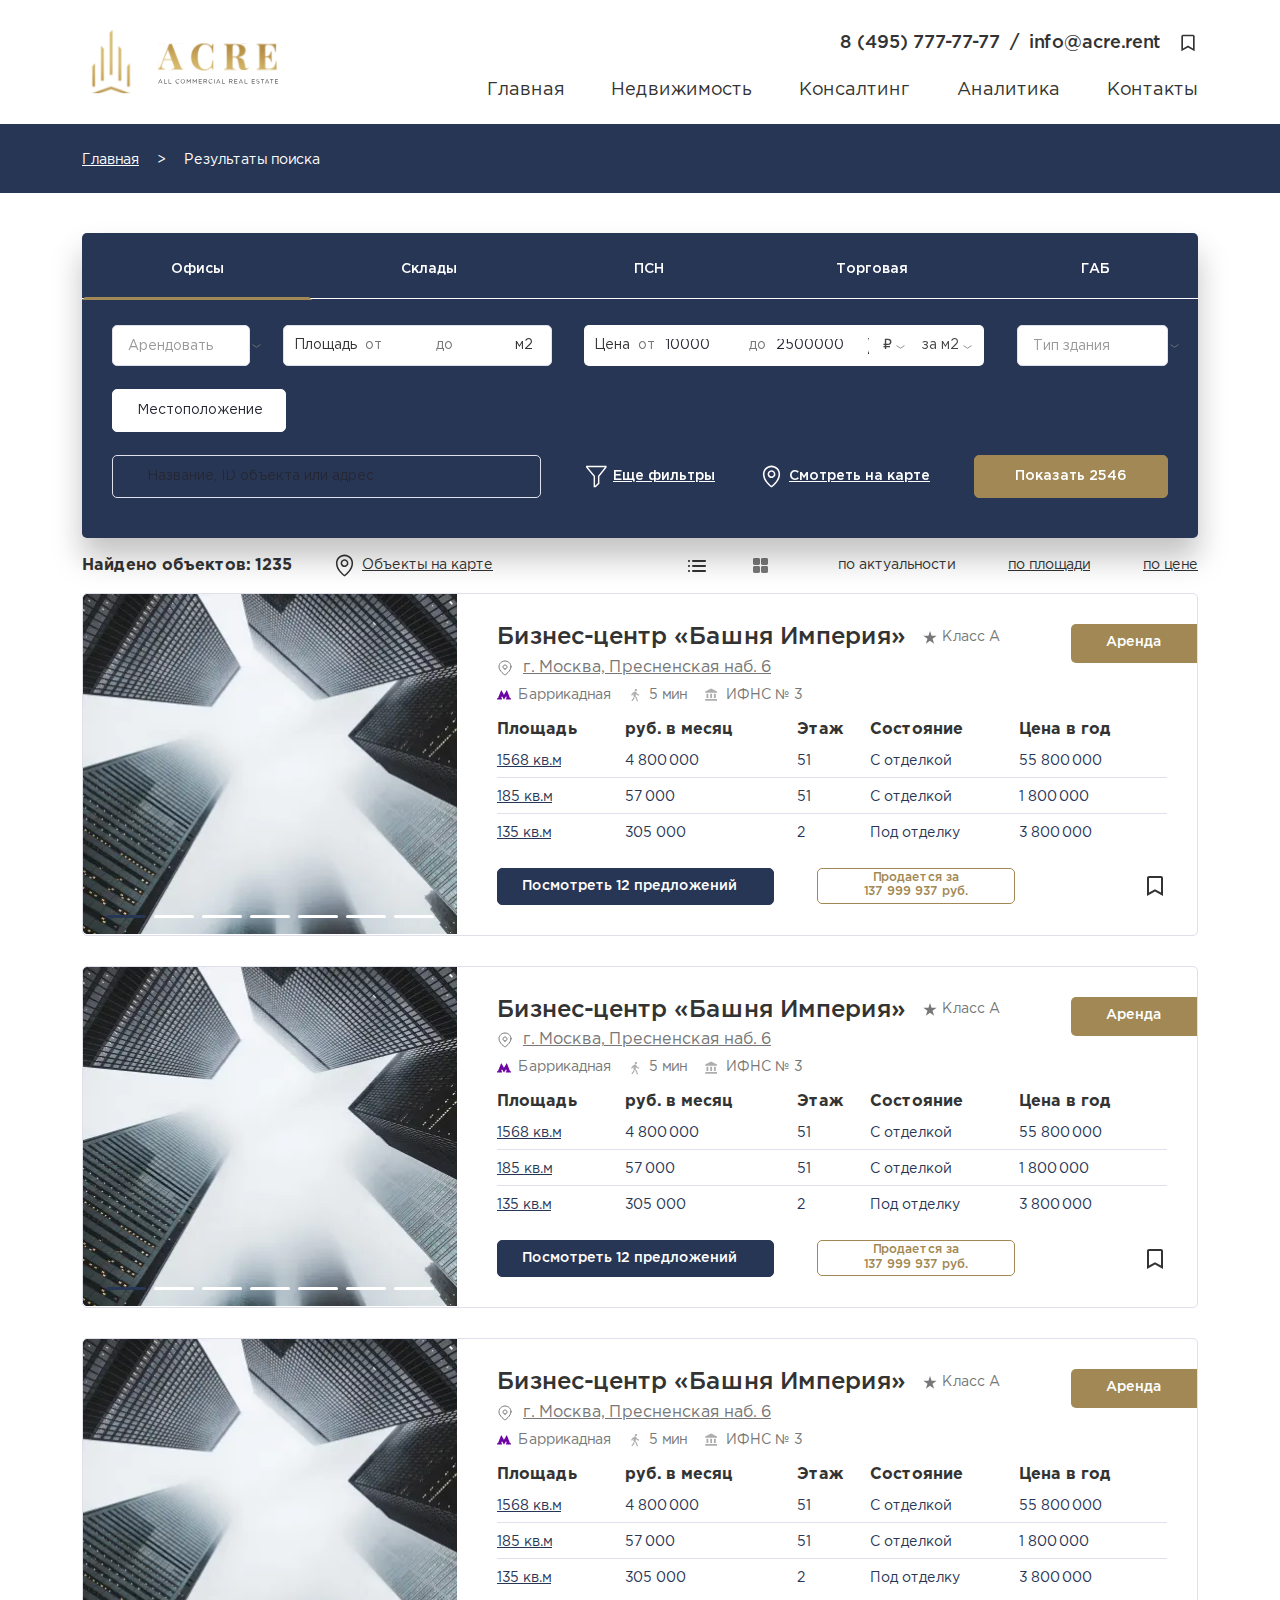
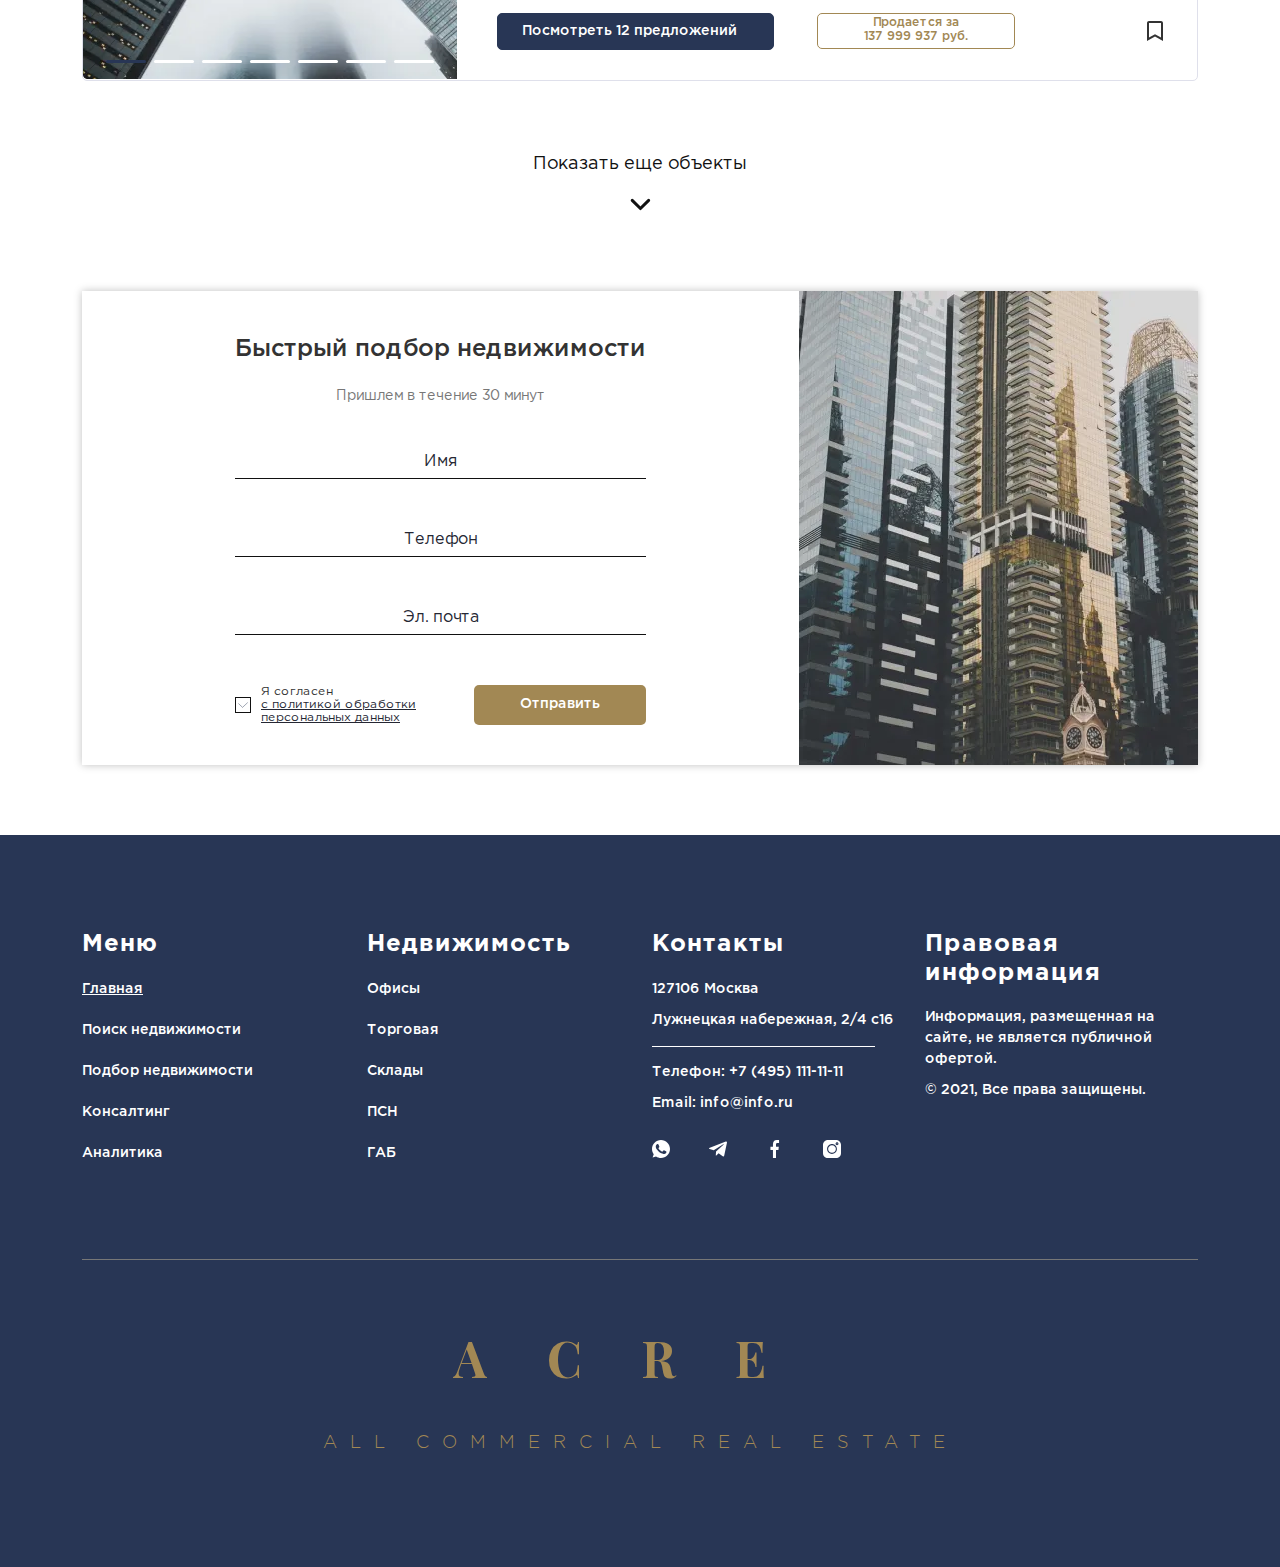
<file: search-stroke.html>
<!DOCTYPE html>
<html lang="ru">

<head>
	<meta charset="UTF-8">
	<meta http-equiv="X-UA-Compatible" content="IE=edge">
	<meta name="viewport" content="width=device-width, initial-scale=1.0">
	<meta name="robots" content="noindex" />
	<title>Главная</title>
	<link rel="stylesheet" href="css/style.min.css?_v=20240802190254">
</head>

<body>
	<header class="header homepage">
    <div class="container">
        <div class="row">
            <div class="col">
                    <img src="img/header/header-logo.svg" alt="Логотип" class="header-logo">
            </div>
            <div class="col">
                <div class="header-info">
                    <div class="header-top">
                        <a href="tel:84957777777" class="header-top__phone">8 (495) 777-77-77</a>
                        <span class="header-top__line">/</span>
                        <a href="mailto:info@acre.rent" class="header-top__email">info@acre.rent</a>
                        <div class="header-top__icon">
                            <svg width="20" height="20" viewBox="0 0 20 20" fill="none" xmlns="http://www.w3.org/2000/svg">
                                <path d="M16.6666 18.3337V3.33366C16.6666 2.41449 15.9191 1.66699 14.9999 1.66699H4.99992C4.08075 1.66699 3.33325 2.41449 3.33325 3.33366V18.3337L9.99992 14.5237L16.6666 18.3337ZM4.99992 8.33366V3.33366H14.9999V15.4612L9.99992 12.6045L4.99992 15.4612V8.33366Z" fill="#333333"/>
                            </svg>
                        </div>
                    </div>
                    <div class="header-bottom">
                        <menu class="header-bottom-navigation">
                            <a href="#" class="header-bottom-navigation__link">Главная</a>
                            <a href="#" class="header-bottom-navigation__link">Недвижимость</a>
                            <a href="#" class="header-bottom-navigation__link">Консалтинг</a>
                            <a href="#" class="header-bottom-navigation__link">Аналитика</a>
                            <a href="#" class="header-bottom-navigation__link">Контакты</a>
                        </menu>
                    </div>
                </div>
                <div class="header-div">
                    <div class="header-burger">
                        <span class="header-burger__line"></span>
                    </div>
                </div>
            </div>
        </div>
    </div>
</header>

	<main class="main">
		<section class="crumbs">
			<div class="container">
				<div class="row">
					<div class="col-12 d-flex align-items-center flex-wrap">
						<a href="#" class="crumbs__link">Главная</a>
						<span class="crumbs__arrow d-block">&gt;</span>
						<a href="#" class="crumbs__link active">Результаты поиска</a>
					</div>
				</div>
			</div>
		</section>

		<section class="main-screen-home filter d-xl-block d-lg-block d-md-block d-none">
			<div class="container">
				<div class="main-screen-home-block">
					<div class="tabs" id="tabs-card-a">
						<div class="tabs-open">
							<div class="tabs__nav tabs__nav-computer">
								<button class="tabs__btn tabs__btn_active">Офисы</button>
								<button class="tabs__btn">Склады</button>
								<button class="tabs__btn">ПСН</button>
								<button class="tabs__btn">Торговая</button>
								<button class="tabs__btn">ГАБ</button>
							</div>
						</div>
						<div class="tabs__content">
							<div class="tabs__pane tabs__pane_show">
								<div class="main-screen-home-filter">
									<div class="main-screen-home-filter-top">
										<div class="main-screen-home-filter-top-item order-one">
											<div class="main-screen-home-filter-top-select-one">
												<select data-placeholder="Арендовать" class="select" name="language">
													<option></option>
													<option value="rent">Арендовать</option>
													<option value="buy">Купить</option>
													<option value="sell">Продать</option>
												</select>
											</div>
										</div>
										<div class="main-screen-home-filter-top-item order-two">
											<div class="main-screen-home-filter-top-square">
												<span class="main-screen-home-filter-top-square__name">Площадь</span>
												<label for=""
													class="main-screen-home-filter-top-square__label">от</label>
												<input type="text" class="main-screen-home-filter-top-square__min">
												<label for=""
													class="main-screen-home-filter-top-square__label">до</label>
												<input type="text" class="main-screen-home-filter-top-square__max">
												<span class="main-screen-home-filter-top-square__name">м<sap>2</sap>
												</span>
											</div>
										</div>
										<div class="main-screen-home-filter-top-item order-three">
											<div class="main-screen-home-filter-top-price">
												<span class="main-screen-home-filter-top-price__name">Цена</span>
												<label for=""
													class="main-screen-home-filter-top-price__label">от</label>
												<input type="text" placeholder="10000"
													class="main-screen-home-filter-top-price__min">
												<label for=""
													class="main-screen-home-filter-top-price__label">до</label>
												<input type="text" placeholder="2500000"
													class="main-screen-home-filter-top-price__max">
												<span class="main-screen-home-filter-top-price__line"></span>
												<div class="main-screen-home-filter-top-price-two">
													<select class="select" name="language">
														<option value="a">₽</option>
														<option value="b">2</option>
														<option value="c">3</option>
													</select>
												</div>
												<div class="main-screen-home-filter-top-price-three">
													<select class="select" name="language">
														<option value="a">за м<sub>2</sub></option>
														<option value="b">за м<sub>2</sub></option>
														<option value="c">за м<sub>2</sub></option>
													</select>
												</div>
											</div>
										</div>
										<div class="main-screen-home-filter-top-item order-four">
											<div class="main-screen-home-filter-top-select-type">
												<select data-placeholder="Тип здания" class="select" name="language">
													<option></option>
													<option value="a">Новостройка</option>
													<option value="b">Офисное</option>
													<option value="c">Вторичка</option>
												</select>
											</div>
										</div>
										<div class="main-screen-home-filter-top-item order-five">
											<input type="text" placeholder="Местоположение"
												class="main-screen-home-filter-top-location">
										</div>
									</div>
									<div class="main-screen-home-filter-bottom">
										<input type="text" placeholder="Название, ID объекта или адрес"
											class="main-screen-home-filter-bottom__address">
										<button class="main-screen-home-filter-bottom-more more-open-one">
											<span class="main-screen-home-filter-bottom-more__icon">
												<svg width="23" height="23" viewBox="0 0 23 23" fill="none"
													xmlns="http://www.w3.org/2000/svg">
													<path
														d="M10.7196 22.2812H8.625V11.4024L1.07812 2.41805V0.71875H21.5625V2.40835L14.375 11.3927V18.6258L10.7196 22.2812ZM10.0625 20.8438H10.1242L12.9375 18.0304V10.8885L19.9233 2.15625H2.73574L10.0625 10.8788V20.8438Z"
														fill="white" />
												</svg>
											</span>
											<span class="main-screen-home-filter-bottom-more__text">Еще фильтры</span>
										</button>
										<button class="main-screen-home-filter-bottom-map">
											<span class="main-screen-home-filter-bottom-map__icon">
												<svg width="25" height="25" viewBox="0 0 25 25" fill="none"
													xmlns="http://www.w3.org/2000/svg">
													<path
														d="M12.5098 6.25C11.7372 6.25 10.9819 6.4791 10.3396 6.90832C9.69719 7.33755 9.19651 7.94762 8.90086 8.66139C8.6052 9.37517 8.52785 10.1606 8.67857 10.9183C8.82929 11.6761 9.20133 12.3721 9.74763 12.9184C10.2939 13.4647 10.99 13.8367 11.7477 13.9874C12.5054 14.1382 13.2908 14.0608 14.0046 13.7652C14.7184 13.4695 15.3285 12.9688 15.7577 12.3264C16.1869 11.6841 16.416 10.9288 16.416 10.1562C16.4134 9.12104 16.0011 8.12897 15.269 7.39696C14.537 6.66496 13.545 6.25258 12.5098 6.25ZM12.5098 12.5C12.0462 12.5 11.5931 12.3625 11.2076 12.105C10.8222 11.8475 10.5218 11.4814 10.3444 11.0532C10.167 10.6249 10.1206 10.1536 10.211 9.69901C10.3015 9.24436 10.5247 8.82675 10.8525 8.49897C11.1803 8.17119 11.5979 7.94797 12.0525 7.85753C12.5072 7.7671 12.9784 7.81351 13.4067 7.99091C13.8349 8.1683 14.201 8.4687 14.4585 8.85413C14.7161 9.23956 14.8535 9.6927 14.8535 10.1562C14.8509 10.7771 14.6032 11.3717 14.1642 11.8107C13.7252 12.2497 13.1306 12.4974 12.5098 12.5ZM12.5098 1.5625C10.2314 1.56508 8.047 2.47133 6.43592 4.08241C4.82484 5.69349 3.9186 7.87784 3.91602 10.1562C3.91602 13.2227 5.33203 16.4746 8.01758 19.5508C9.22476 20.9442 10.5804 22.2016 12.0605 23.3008C12.1936 23.3894 12.3499 23.4366 12.5098 23.4366C12.6696 23.4366 12.8259 23.3894 12.959 23.3008C14.4434 22.2033 15.8025 20.9457 17.0117 19.5508C19.6875 16.4746 21.1035 13.2227 21.1035 10.1562C21.1009 7.87784 20.1947 5.69349 18.5836 4.08241C16.9725 2.47133 14.7882 1.56508 12.5098 1.5625ZM12.5098 21.6797C10.8984 20.4102 5.47851 15.7422 5.47851 10.1562C5.47851 8.29145 6.2193 6.50302 7.53792 5.18441C8.85653 3.86579 10.645 3.125 12.5098 3.125C14.3746 3.125 16.163 3.86579 17.4816 5.18441C18.8002 6.50302 19.541 8.29145 19.541 10.1562C19.541 15.7422 14.1211 20.4102 12.5098 21.6797Z"
														fill="white" />
												</svg>
											</span>
											<span class="main-screen-home-filter-bottom-map__text">Смотреть на
												карте</span>
										</button>
										<button class="main-screen-home-filter-bottom__show">Показать 2546</button>
									</div>
									<!-- Дополнительные настройки на фильтр -->
									<div class="main-screen-home-filter-additional additional-open-one">
										<div class="main-screen-home-filter-additional__top">
											<div class="main-screen-home-filter-additional__top-item">
												<div class="main-screen-home-filter-additional-class">
													<select data-placeholder="Класс" class="select" name="language">
														<option></option>
														<option value="a">A</option>
														<option value="b">Б</option>
														<option value="c">В</option>
													</select>
												</div>
											</div>
											<div class="main-screen-home-filter-additional__top-item">
												<div class="main-screen-home-filter-top-square">
													<span class="main-screen-home-filter-top-square__name">Этаж</span>
													<label for=""
														class="main-screen-home-filter-top-square__label">от</label>
													<input type="text" class="main-screen-home-filter-top-square__min">
													<label for=""
														class="main-screen-home-filter-top-square__label">до</label>
													<input type="text" class="main-screen-home-filter-top-square__max">
												</div>
											</div>
											<div class="main-screen-home-filter-additional__top-item">
												<div class="main-screen-home-filter-top-square">
													<span
														class="main-screen-home-filter-top-square__name">Этажность</span>
													<label for=""
														class="main-screen-home-filter-top-square__label">от</label>
													<input type="text" class="main-screen-home-filter-top-square__min">
													<label for=""
														class="main-screen-home-filter-top-square__label">до</label>
													<input type="text" class="main-screen-home-filter-top-square__max">
												</div>
											</div>
											<div class="main-screen-home-filter-additional__top-item">
												<div class="main-screen-home-filter-additional-condition">
													<select data-placeholder="Состояние" class="select" name="language">
														<option></option>
														<option value="a">A</option>
														<option value="b">Б</option>
														<option value="c">В</option>
													</select>
												</div>
											</div>
											<div class="main-screen-home-filter-additional__top-item">
												<div class="main-screen-home-filter-additional-furnishing">
													<select data-placeholder="Мебелировка" class="select"
														name="language">
														<option></option>
														<option value="a">A</option>
														<option value="b">Б</option>
														<option value="c">В</option>
													</select>
												</div>
											</div>
											<div class="main-screen-home-filter-additional__top-item">
												<div class="main-screen-home-filter-additional-ifts">
													<select data-placeholder="ИФНС" class="select" name="language">
														<option></option>
														<option value="a">A</option>
														<option value="b">Б</option>
														<option value="c">В</option>
													</select>
												</div>
											</div>
										</div>
										<div class="main-screen-home-filter-additional__bottom">
											<div class="main-screen-home-filter-additional__left">
												<div class="main-screen-home-filter-additional__item">
													<div class="main-screen-home-filter-top-square">
														<span class="main-screen-home-filter-top-square__name">Год
															постройки</span>
														<label for=""
															class="main-screen-home-filter-top-square__label">от</label>
														<input type="text"
															class="main-screen-home-filter-top-square__min">
														<label for=""
															class="main-screen-home-filter-top-square__label">до</label>
														<input type="text"
															class="main-screen-home-filter-top-square__max">
													</div>
												</div>
												<div class="main-screen-home-filter-additional__item">
													<div class="main-screen-home-filter-additional-condition">
														<select data-placeholder="До метро" class="select"
															name="language">
															<option></option>
															<option value="a">A</option>
															<option value="b">Б</option>
															<option value="c">В</option>
														</select>
													</div>
												</div>
											</div>
											<div class="main-screen-home-filter-additional__right">
												<button class="main-screen-home-filter-additional-clear">
													<span class="main-screen-home-filter-additional-clear__icon">
														<svg width="21" height="24" viewBox="0 0 21 24" fill="none"
															xmlns="http://www.w3.org/2000/svg">
															<g clip-path="url(#clip0_1365_2613)">
																<path
																	d="M7.5 21L10.499 18V19.5C11.9834 19.5002 13.4344 19.06 14.6685 18.2351C15.9025 17.4102 16.8641 16.2377 17.4314 14.866C17.9988 13.4944 18.1464 11.9852 17.8557 10.5296C17.5649 9.07403 16.8488 7.73742 15.798 6.689L17.912 4.565C18.8923 5.53929 19.6699 6.69812 20.2 7.97459C20.73 9.25106 21.0019 10.6199 21 12.002C21 17.8 16.3 22.5 10.502 22.5H10.5V24L7.5 21ZM6.30389e-07 12C0.00700063 6.204 4.704 1.507 10.499 1.5H10.5V0L13.5 3L10.5 6V4.5H10.498C9.01365 4.50008 7.56267 4.94051 6.32872 5.76553C5.09476 6.59056 4.13329 7.76309 3.56597 9.13476C2.99865 10.5064 2.851 12.0156 3.14169 13.4712C3.43238 14.9268 4.14836 16.2634 5.199 17.312L3.087 19.436C2.10722 18.4675 1.32969 17.314 0.799567 16.0424C0.269449 14.7709 -0.00267708 13.4066 -0.00099937 12.029V11.999V12.001L6.30389e-07 12Z"
																	fill="white" />
															</g>
															<defs>
																<clipPath id="clip0_1365_2613">
																	<rect width="21" height="24" fill="white" />
																</clipPath>
															</defs>
														</svg>
													</span>
													<span
														class="main-screen-home-filter-additional-clear__text">Очистить</span>
												</button>
												<button
													class="main-screen-home-filter-additional-hide additional-hide-one">
													<span class="main-screen-home-filter-additional-hide__text">Скрыть
														доп.
														фильтры</span>
													<span class="main-screen-home-filter-additional-hide__icon">
														<svg width="33" height="33" viewBox="0 0 33 33" fill="none"
															xmlns="http://www.w3.org/2000/svg">
															<path d="M24.6548 20.5458L16.4365 12.3275L8.21817 20.5458"
																stroke="white" stroke-width="3" stroke-linecap="round"
																stroke-linejoin="round" />
														</svg>
													</span>
												</button>
											</div>
										</div>
									</div>
								</div>
							</div>
							<div class="tabs__pane">
								<div class="main-screen-home-filter">
									<div class="main-screen-home-filter-top">
										<div class="main-screen-home-filter-top-item order-one">
											<div class="main-screen-home-filter-top-select-one">
												<select data-placeholder="Арендовать" class="select" name="language">
													<option></option>
													<option value="a">Арендовать</option>
													<option value="b">Купить</option>
													<option value="c">Продать</option>
												</select>
											</div>
										</div>
										<div class="main-screen-home-filter-top-item order-two">
											<div class="main-screen-home-filter-top-square">
												<span class="main-screen-home-filter-top-square__name">Площадь</span>
												<label for=""
													class="main-screen-home-filter-top-square__label">от</label>
												<input type="text" class="main-screen-home-filter-top-square__min">
												<label for=""
													class="main-screen-home-filter-top-square__label">до</label>
												<input type="text" class="main-screen-home-filter-top-square__max">
												<span class="main-screen-home-filter-top-square__name">м<sap>2</sap>
												</span>
											</div>
										</div>
										<div class="main-screen-home-filter-top-item order-three">
											<div class="main-screen-home-filter-top-price">
												<span class="main-screen-home-filter-top-price__name">Цена</span>
												<label for=""
													class="main-screen-home-filter-top-price__label">от</label>
												<input type="text" placeholder="10000"
													class="main-screen-home-filter-top-price__min">
												<label for=""
													class="main-screen-home-filter-top-price__label">до</label>
												<input type="text" placeholder="2500000"
													class="main-screen-home-filter-top-price__max">
												<span class="main-screen-home-filter-top-price__line"></span>
												<div class="main-screen-home-filter-top-price-two">
													<select class="select" name="language">

														<option value="a">₽</option>
														<option value="b">2</option>
														<option value="c">3</option>
													</select>
												</div>
												<div class="main-screen-home-filter-top-price-three">
													<select class="select" name="language">

														<option value="a">за м<sub>2</sub></option>
														<option value="b">за м<sub>2</sub></option>
														<option value="c">за м<sub>2</sub></option>
													</select>
												</div>
											</div>
										</div>
										<div class="main-screen-home-filter-top-item order-four">
											<div class="main-screen-home-filter-top-select-type">
												<select data-placeholder="Тип здания" class="select" name="language">
													<option></option>
													<option value="a">Новостройка</option>
													<option value="b">Офисное</option>
													<option value="c">Вторичка</option>
												</select>
											</div>
										</div>
										<div class="main-screen-home-filter-top-item order-five">
											<input type="text" placeholder="Местоположение"
												class="main-screen-home-filter-top-location">
										</div>
									</div>
									<div class="main-screen-home-filter-bottom">
										<input type="text" placeholder="Название, ID объекта или адрес"
											class="main-screen-home-filter-bottom__address">
										<button class="main-screen-home-filter-bottom-more more-open-two">
											<span class="main-screen-home-filter-bottom-more__icon">
												<svg width="23" height="23" viewBox="0 0 23 23" fill="none"
													xmlns="http://www.w3.org/2000/svg">
													<path
														d="M10.7196 22.2812H8.625V11.4024L1.07812 2.41805V0.71875H21.5625V2.40835L14.375 11.3927V18.6258L10.7196 22.2812ZM10.0625 20.8438H10.1242L12.9375 18.0304V10.8885L19.9233 2.15625H2.73574L10.0625 10.8788V20.8438Z"
														fill="white" />
												</svg>
											</span>
											<span class="main-screen-home-filter-bottom-more__text">Еще фильтры</span>
										</button>
										<button class="main-screen-home-filter-bottom-map">
											<span class="main-screen-home-filter-bottom-map__icon">
												<svg width="25" height="25" viewBox="0 0 25 25" fill="none"
													xmlns="http://www.w3.org/2000/svg">
													<path
														d="M12.5098 6.25C11.7372 6.25 10.9819 6.4791 10.3396 6.90832C9.69719 7.33755 9.19651 7.94762 8.90086 8.66139C8.6052 9.37517 8.52785 10.1606 8.67857 10.9183C8.82929 11.6761 9.20133 12.3721 9.74763 12.9184C10.2939 13.4647 10.99 13.8367 11.7477 13.9874C12.5054 14.1382 13.2908 14.0608 14.0046 13.7652C14.7184 13.4695 15.3285 12.9688 15.7577 12.3264C16.1869 11.6841 16.416 10.9288 16.416 10.1562C16.4134 9.12104 16.0011 8.12897 15.269 7.39696C14.537 6.66496 13.545 6.25258 12.5098 6.25ZM12.5098 12.5C12.0462 12.5 11.5931 12.3625 11.2076 12.105C10.8222 11.8475 10.5218 11.4814 10.3444 11.0532C10.167 10.6249 10.1206 10.1536 10.211 9.69901C10.3015 9.24436 10.5247 8.82675 10.8525 8.49897C11.1803 8.17119 11.5979 7.94797 12.0525 7.85753C12.5072 7.7671 12.9784 7.81351 13.4067 7.99091C13.8349 8.1683 14.201 8.4687 14.4585 8.85413C14.7161 9.23956 14.8535 9.6927 14.8535 10.1562C14.8509 10.7771 14.6032 11.3717 14.1642 11.8107C13.7252 12.2497 13.1306 12.4974 12.5098 12.5ZM12.5098 1.5625C10.2314 1.56508 8.047 2.47133 6.43592 4.08241C4.82484 5.69349 3.9186 7.87784 3.91602 10.1562C3.91602 13.2227 5.33203 16.4746 8.01758 19.5508C9.22476 20.9442 10.5804 22.2016 12.0605 23.3008C12.1936 23.3894 12.3499 23.4366 12.5098 23.4366C12.6696 23.4366 12.8259 23.3894 12.959 23.3008C14.4434 22.2033 15.8025 20.9457 17.0117 19.5508C19.6875 16.4746 21.1035 13.2227 21.1035 10.1562C21.1009 7.87784 20.1947 5.69349 18.5836 4.08241C16.9725 2.47133 14.7882 1.56508 12.5098 1.5625ZM12.5098 21.6797C10.8984 20.4102 5.47851 15.7422 5.47851 10.1562C5.47851 8.29145 6.2193 6.50302 7.53792 5.18441C8.85653 3.86579 10.645 3.125 12.5098 3.125C14.3746 3.125 16.163 3.86579 17.4816 5.18441C18.8002 6.50302 19.541 8.29145 19.541 10.1562C19.541 15.7422 14.1211 20.4102 12.5098 21.6797Z"
														fill="white" />
												</svg>
											</span>
											<span class="main-screen-home-filter-bottom-map__text">Смотреть на
												карте</span>
										</button>
										<button class="main-screen-home-filter-bottom__show">Показать 2546</button>
									</div>
									<!-- Дополнительные настройки на фильтр -->
									<div class="main-screen-home-filter-additional additional-open-two">
										<div class="main-screen-home-filter-additional__top">
											<div class="main-screen-home-filter-additional__top-item">
												<div class="main-screen-home-filter-additional-class">
													<select data-placeholder="Класс" class="select" name="language">
														<option></option>
														<option value="a">A</option>
														<option value="b">Б</option>
														<option value="c">В</option>
													</select>
												</div>
											</div>
											<div class="main-screen-home-filter-additional__top-item">
												<div class="main-screen-home-filter-top-square">
													<span class="main-screen-home-filter-top-square__name">Площадь
														мезонина</span>
													<label for=""
														class="main-screen-home-filter-top-square__label">от</label>
													<input type="text" class="main-screen-home-filter-top-square__min">
													<label for=""
														class="main-screen-home-filter-top-square__label">до</label>
													<input type="text" class="main-screen-home-filter-top-square__max">
													<span class="main-screen-home-filter-top-square__name">м<sap>2</sap>
													</span>
												</div>
											</div>
											<div class="main-screen-home-filter-additional__top-item">
												<div class="main-screen-home-filter-top-square">
													<span class="main-screen-home-filter-top-square__name">Площадь
														офиса</span>
													<label for=""
														class="main-screen-home-filter-top-square__label">от</label>
													<input type="text" class="main-screen-home-filter-top-square__min">
													<label for=""
														class="main-screen-home-filter-top-square__label">до</label>
													<input type="text" class="main-screen-home-filter-top-square__max">
													<span class="main-screen-home-filter-top-square__name">м<sap>2</sap>
													</span>
												</div>
											</div>
											<div class="main-screen-home-filter-additional__top-item">
												<div class="main-screen-home-filter-top-square">
													<span class="main-screen-home-filter-top-square__name">Высота
														потолков</span>
													<label for=""
														class="main-screen-home-filter-top-square__label">от</label>
													<input type="text" class="main-screen-home-filter-top-square__min">
													<label for=""
														class="main-screen-home-filter-top-square__label">до</label>
													<input type="text" class="main-screen-home-filter-top-square__max">
													<span class="main-screen-home-filter-top-square__name">м<sap>2</sap>
													</span>
												</div>
											</div>
										</div>
										<div class="main-screen-home-filter-additional__bottom">
											<div class="main-screen-home-filter-additional__left">
												<div class="main-screen-home-filter-additional__item">
													<div class="main-screen-home-filter-top-square">
														<span class="main-screen-home-filter-top-square__name">Нагрузка
															на пол</span>
														<label for=""
															class="main-screen-home-filter-top-square__label">от</label>
														<input type="text"
															class="main-screen-home-filter-top-square__min">
														<label for=""
															class="main-screen-home-filter-top-square__label">до</label>
														<input type="text"
															class="main-screen-home-filter-top-square__max">
														<span class="main-screen-home-filter-top-square__name">т/м<sap>2
															</sap></span>
													</div>
												</div>
												<div class="main-screen-home-filter-additional__item">
													<button class="main-screen-home-filter-additional__button">В черте
														города</button>
												</div>
												<div class="main-screen-home-filter-additional__item">
													<button class="main-screen-home-filter-additional__button">Ж/Д
														ветка</button>
												</div>
											</div>
											<div class="main-screen-home-filter-additional__right">
												<button class="main-screen-home-filter-additional-clear">
													<span class="main-screen-home-filter-additional-clear__icon">
														<svg width="21" height="24" viewBox="0 0 21 24" fill="none"
															xmlns="http://www.w3.org/2000/svg">
															<g clip-path="url(#clip0_1365_2613)">
																<path
																	d="M7.5 21L10.499 18V19.5C11.9834 19.5002 13.4344 19.06 14.6685 18.2351C15.9025 17.4102 16.8641 16.2377 17.4314 14.866C17.9988 13.4944 18.1464 11.9852 17.8557 10.5296C17.5649 9.07403 16.8488 7.73742 15.798 6.689L17.912 4.565C18.8923 5.53929 19.6699 6.69812 20.2 7.97459C20.73 9.25106 21.0019 10.6199 21 12.002C21 17.8 16.3 22.5 10.502 22.5H10.5V24L7.5 21ZM6.30389e-07 12C0.00700063 6.204 4.704 1.507 10.499 1.5H10.5V0L13.5 3L10.5 6V4.5H10.498C9.01365 4.50008 7.56267 4.94051 6.32872 5.76553C5.09476 6.59056 4.13329 7.76309 3.56597 9.13476C2.99865 10.5064 2.851 12.0156 3.14169 13.4712C3.43238 14.9268 4.14836 16.2634 5.199 17.312L3.087 19.436C2.10722 18.4675 1.32969 17.314 0.799567 16.0424C0.269449 14.7709 -0.00267708 13.4066 -0.00099937 12.029V11.999V12.001L6.30389e-07 12Z"
																	fill="white" />
															</g>
															<defs>
																<clipPath id="clip0_1365_2613">
																	<rect width="21" height="24" fill="white" />
																</clipPath>
															</defs>
														</svg>
													</span>
													<span
														class="main-screen-home-filter-additional-clear__text">Очистить</span>
												</button>
												<button
													class="main-screen-home-filter-additional-hide additional-hide-two">
													<span class="main-screen-home-filter-additional-hide__text">Скрыть
														доп.
														фильтры</span>
													<span class="main-screen-home-filter-additional-hide__icon">
														<svg width="33" height="33" viewBox="0 0 33 33" fill="none"
															xmlns="http://www.w3.org/2000/svg">
															<path d="M24.6548 20.5458L16.4365 12.3275L8.21817 20.5458"
																stroke="white" stroke-width="3" stroke-linecap="round"
																stroke-linejoin="round" />
														</svg>
													</span>
												</button>
											</div>
										</div>
									</div>
								</div>
							</div>
							<div class="tabs__pane">
								<div class="main-screen-home-filter">
									<div class="main-screen-home-filter-top">
										<div class="main-screen-home-filter-top-item order-one">
											<div class="main-screen-home-filter-top-select-one">
												<select data-placeholder="Арендовать" class="select" name="language">
													<option></option>
													<option value="a">Арендовать</option>
													<option value="b">Купить</option>
													<option value="c">Продать</option>
												</select>
											</div>
										</div>
										<div class="main-screen-home-filter-top-item order-two">
											<div class="main-screen-home-filter-top-square">
												<span class="main-screen-home-filter-top-square__name">Площадь</span>
												<label for=""
													class="main-screen-home-filter-top-square__label">от</label>
												<input type="text" class="main-screen-home-filter-top-square__min">
												<label for=""
													class="main-screen-home-filter-top-square__label">до</label>
												<input type="text" class="main-screen-home-filter-top-square__max">
												<span class="main-screen-home-filter-top-square__name">м<sap>2</sap>
												</span>
											</div>
										</div>
										<div class="main-screen-home-filter-top-item order-three">
											<div class="main-screen-home-filter-top-price">
												<span class="main-screen-home-filter-top-price__name">Цена</span>
												<label for=""
													class="main-screen-home-filter-top-price__label">от</label>
												<input type="text" placeholder="10000"
													class="main-screen-home-filter-top-price__min">
												<label for=""
													class="main-screen-home-filter-top-price__label">до</label>
												<input type="text" placeholder="2500000"
													class="main-screen-home-filter-top-price__max">
												<span class="main-screen-home-filter-top-price__line"></span>
												<div class="main-screen-home-filter-top-price-two">
													<select class="select" name="language">

														<option value="a">₽</option>
														<option value="b">2</option>
														<option value="c">3</option>
													</select>
												</div>
												<div class="main-screen-home-filter-top-price-three">
													<select class="select" name="language">

														<option value="a">за м<sub>2</sub></option>
														<option value="b">за м<sub>2</sub></option>
														<option value="c">за м<sub>2</sub></option>
													</select>
												</div>
											</div>
										</div>
										<div class="main-screen-home-filter-top-item order-four">
											<div class="main-screen-home-filter-top-select-type">
												<select data-placeholder="Тип здания" class="select" name="language">
													<option></option>
													<option value="a">Новостройка</option>
													<option value="b">Офисное</option>
													<option value="c">Вторичка</option>
												</select>
											</div>
										</div>
										<div class="main-screen-home-filter-top-item order-five">
											<input type="text" placeholder="Местоположение"
												class="main-screen-home-filter-top-location">
										</div>
									</div>
									<div class="main-screen-home-filter-bottom">
										<input type="text" placeholder="Название, ID объекта или адрес"
											class="main-screen-home-filter-bottom__address">
										<button class="main-screen-home-filter-bottom-more more-open-three">
											<span class="main-screen-home-filter-bottom-more__icon">
												<svg width="23" height="23" viewBox="0 0 23 23" fill="none"
													xmlns="http://www.w3.org/2000/svg">
													<path
														d="M10.7196 22.2812H8.625V11.4024L1.07812 2.41805V0.71875H21.5625V2.40835L14.375 11.3927V18.6258L10.7196 22.2812ZM10.0625 20.8438H10.1242L12.9375 18.0304V10.8885L19.9233 2.15625H2.73574L10.0625 10.8788V20.8438Z"
														fill="white" />
												</svg>
											</span>
											<span class="main-screen-home-filter-bottom-more__text">Еще фильтры</span>
										</button>
										<button class="main-screen-home-filter-bottom-map">
											<span class="main-screen-home-filter-bottom-map__icon">
												<svg width="25" height="25" viewBox="0 0 25 25" fill="none"
													xmlns="http://www.w3.org/2000/svg">
													<path
														d="M12.5098 6.25C11.7372 6.25 10.9819 6.4791 10.3396 6.90832C9.69719 7.33755 9.19651 7.94762 8.90086 8.66139C8.6052 9.37517 8.52785 10.1606 8.67857 10.9183C8.82929 11.6761 9.20133 12.3721 9.74763 12.9184C10.2939 13.4647 10.99 13.8367 11.7477 13.9874C12.5054 14.1382 13.2908 14.0608 14.0046 13.7652C14.7184 13.4695 15.3285 12.9688 15.7577 12.3264C16.1869 11.6841 16.416 10.9288 16.416 10.1562C16.4134 9.12104 16.0011 8.12897 15.269 7.39696C14.537 6.66496 13.545 6.25258 12.5098 6.25ZM12.5098 12.5C12.0462 12.5 11.5931 12.3625 11.2076 12.105C10.8222 11.8475 10.5218 11.4814 10.3444 11.0532C10.167 10.6249 10.1206 10.1536 10.211 9.69901C10.3015 9.24436 10.5247 8.82675 10.8525 8.49897C11.1803 8.17119 11.5979 7.94797 12.0525 7.85753C12.5072 7.7671 12.9784 7.81351 13.4067 7.99091C13.8349 8.1683 14.201 8.4687 14.4585 8.85413C14.7161 9.23956 14.8535 9.6927 14.8535 10.1562C14.8509 10.7771 14.6032 11.3717 14.1642 11.8107C13.7252 12.2497 13.1306 12.4974 12.5098 12.5ZM12.5098 1.5625C10.2314 1.56508 8.047 2.47133 6.43592 4.08241C4.82484 5.69349 3.9186 7.87784 3.91602 10.1562C3.91602 13.2227 5.33203 16.4746 8.01758 19.5508C9.22476 20.9442 10.5804 22.2016 12.0605 23.3008C12.1936 23.3894 12.3499 23.4366 12.5098 23.4366C12.6696 23.4366 12.8259 23.3894 12.959 23.3008C14.4434 22.2033 15.8025 20.9457 17.0117 19.5508C19.6875 16.4746 21.1035 13.2227 21.1035 10.1562C21.1009 7.87784 20.1947 5.69349 18.5836 4.08241C16.9725 2.47133 14.7882 1.56508 12.5098 1.5625ZM12.5098 21.6797C10.8984 20.4102 5.47851 15.7422 5.47851 10.1562C5.47851 8.29145 6.2193 6.50302 7.53792 5.18441C8.85653 3.86579 10.645 3.125 12.5098 3.125C14.3746 3.125 16.163 3.86579 17.4816 5.18441C18.8002 6.50302 19.541 8.29145 19.541 10.1562C19.541 15.7422 14.1211 20.4102 12.5098 21.6797Z"
														fill="white" />
												</svg>
											</span>
											<span class="main-screen-home-filter-bottom-map__text">Смотреть на
												карте</span>
										</button>
										<button class="main-screen-home-filter-bottom__show">Показать 2546</button>
									</div>
									<!-- Дополнительные настройки на фильтр -->
									<div class="main-screen-home-filter-additional additional-open-three">
										<div class="main-screen-home-filter-additional__top">
											<div class="main-screen-home-filter-additional__top-item">
												<div class="main-screen-home-filter-additional-class">
													<select data-placeholder="Класс" class="select" name="language">
														<option></option>
														<option value="a">A</option>
														<option value="b">Б</option>
														<option value="c">В</option>
													</select>
												</div>
											</div>
											<div class="main-screen-home-filter-additional__top-item">
												<div class="main-screen-home-filter-top-square">
													<span class="main-screen-home-filter-top-square__name">Этаж</span>
													<label for=""
														class="main-screen-home-filter-top-square__label">от</label>
													<input type="text" class="main-screen-home-filter-top-square__min">
													<label for=""
														class="main-screen-home-filter-top-square__label">до</label>
													<input type="text" class="main-screen-home-filter-top-square__max">
												</div>
											</div>
											<div class="main-screen-home-filter-additional__top-item">
												<div class="main-screen-home-filter-top-square">
													<span
														class="main-screen-home-filter-top-square__name">Этажность</span>
													<label for=""
														class="main-screen-home-filter-top-square__label">от</label>
													<input type="text" class="main-screen-home-filter-top-square__min">
													<label for=""
														class="main-screen-home-filter-top-square__label">до</label>
													<input type="text" class="main-screen-home-filter-top-square__max">
												</div>
											</div>
											<div class="main-screen-home-filter-additional__top-item">
												<div class="main-screen-home-filter-additional-condition">
													<select data-placeholder="Состояние" class="select" name="language">
														<option></option>
														<option value="a">A</option>
														<option value="b">Б</option>
														<option value="c">В</option>
													</select>
												</div>
											</div>
											<div class="main-screen-home-filter-additional__top-item">
												<div class="main-screen-home-filter-additional-furnishing">
													<select data-placeholder="Мебелировка" class="select"
														name="language">
														<option></option>
														<option value="a">A</option>
														<option value="b">Б</option>
														<option value="c">В</option>
													</select>
												</div>
											</div>
											<div class="main-screen-home-filter-additional__top-item">
												<div class="main-screen-home-filter-additional-ifts">
													<select data-placeholder="ИФНС" class="select" name="language">
														<option></option>
														<option value="a">A</option>
														<option value="b">Б</option>
														<option value="c">В</option>
													</select>
												</div>
											</div>
										</div>
										<div class="main-screen-home-filter-additional__bottom">
											<div class="main-screen-home-filter-additional__left">
												<div class="main-screen-home-filter-additional__item">
													<div class="main-screen-home-filter-top-square">
														<span class="main-screen-home-filter-top-square__name">Год
															постройки</span>
														<label for=""
															class="main-screen-home-filter-top-square__label">от</label>
														<input type="text"
															class="main-screen-home-filter-top-square__min">
														<label for=""
															class="main-screen-home-filter-top-square__label">до</label>
														<input type="text"
															class="main-screen-home-filter-top-square__max">
													</div>
												</div>
												<div class="main-screen-home-filter-additional__item">
													<div class="main-screen-home-filter-additional-condition">
														<select data-placeholder="До метро" class="select"
															name="language">
															<option></option>
															<option value="a">A</option>
															<option value="b">Б</option>
															<option value="c">В</option>
														</select>
													</div>
												</div>
											</div>
											<div class="main-screen-home-filter-additional__right">
												<button class="main-screen-home-filter-additional-clear">
													<span class="main-screen-home-filter-additional-clear__icon">
														<svg width="21" height="24" viewBox="0 0 21 24" fill="none"
															xmlns="http://www.w3.org/2000/svg">
															<g clip-path="url(#clip0_1365_2613)">
																<path
																	d="M7.5 21L10.499 18V19.5C11.9834 19.5002 13.4344 19.06 14.6685 18.2351C15.9025 17.4102 16.8641 16.2377 17.4314 14.866C17.9988 13.4944 18.1464 11.9852 17.8557 10.5296C17.5649 9.07403 16.8488 7.73742 15.798 6.689L17.912 4.565C18.8923 5.53929 19.6699 6.69812 20.2 7.97459C20.73 9.25106 21.0019 10.6199 21 12.002C21 17.8 16.3 22.5 10.502 22.5H10.5V24L7.5 21ZM6.30389e-07 12C0.00700063 6.204 4.704 1.507 10.499 1.5H10.5V0L13.5 3L10.5 6V4.5H10.498C9.01365 4.50008 7.56267 4.94051 6.32872 5.76553C5.09476 6.59056 4.13329 7.76309 3.56597 9.13476C2.99865 10.5064 2.851 12.0156 3.14169 13.4712C3.43238 14.9268 4.14836 16.2634 5.199 17.312L3.087 19.436C2.10722 18.4675 1.32969 17.314 0.799567 16.0424C0.269449 14.7709 -0.00267708 13.4066 -0.00099937 12.029V11.999V12.001L6.30389e-07 12Z"
																	fill="white" />
															</g>
															<defs>
																<clipPath id="clip0_1365_2613">
																	<rect width="21" height="24" fill="white" />
																</clipPath>
															</defs>
														</svg>
													</span>
													<span
														class="main-screen-home-filter-additional-clear__text">Очистить</span>
												</button>
												<button
													class="main-screen-home-filter-additional-hide additional-hide-three">
													<span class="main-screen-home-filter-additional-hide__text ">Скрыть
														доп.
														фильтры</span>
													<span class="main-screen-home-filter-additional-hide__icon">
														<svg width="33" height="33" viewBox="0 0 33 33" fill="none"
															xmlns="http://www.w3.org/2000/svg">
															<path d="M24.6548 20.5458L16.4365 12.3275L8.21817 20.5458"
																stroke="white" stroke-width="3" stroke-linecap="round"
																stroke-linejoin="round" />
														</svg>
													</span>
												</button>
											</div>
										</div>
									</div>
								</div>
							</div>
							<div class="tabs__pane">
								<div class="main-screen-home-filter">
									<div class="main-screen-home-filter-top">
										<div class="main-screen-home-filter-top-item order-one">
											<div class="main-screen-home-filter-top-select-one">
												<select data-placeholder="Арендовать" class="select" name="language">
													<option></option>
													<option value="a">Арендовать</option>
													<option value="b">Купить</option>
													<option value="c">Продать</option>
												</select>
											</div>
										</div>
										<div class="main-screen-home-filter-top-item order-two">
											<div class="main-screen-home-filter-top-square">
												<span class="main-screen-home-filter-top-square__name">Площадь</span>
												<label for=""
													class="main-screen-home-filter-top-square__label">от</label>
												<input type="text" class="main-screen-home-filter-top-square__min">
												<label for=""
													class="main-screen-home-filter-top-square__label">до</label>
												<input type="text" class="main-screen-home-filter-top-square__max">
												<span class="main-screen-home-filter-top-square__name">м<sap>2</sap>
												</span>
											</div>
										</div>
										<div class="main-screen-home-filter-top-item order-three">
											<div class="main-screen-home-filter-top-price">
												<span class="main-screen-home-filter-top-price__name">Цена</span>
												<label for=""
													class="main-screen-home-filter-top-price__label">от</label>
												<input type="text" placeholder="10000"
													class="main-screen-home-filter-top-price__min">
												<label for=""
													class="main-screen-home-filter-top-price__label">до</label>
												<input type="text" placeholder="2500000"
													class="main-screen-home-filter-top-price__max">
												<span class="main-screen-home-filter-top-price__line"></span>
												<div class="main-screen-home-filter-top-price-two">
													<select class="select" name="language">

														<option value="a">₽</option>
														<option value="b">2</option>
														<option value="c">3</option>
													</select>
												</div>
												<div class="main-screen-home-filter-top-price-three">
													<select class="select" name="language">

														<option value="a">за м<sub>2</sub></option>
														<option value="b">за м<sub>2</sub></option>
														<option value="c">за м<sub>2</sub></option>
													</select>
												</div>
											</div>
										</div>
										<div class="main-screen-home-filter-top-item order-four">
											<div class="main-screen-home-filter-top-select-type">
												<select data-placeholder="Тип здания" class="select" name="language">
													<option></option>
													<option value="a">Новостройка</option>
													<option value="b">Офисное</option>
													<option value="c">Вторичка</option>
												</select>
											</div>
										</div>
										<div class="main-screen-home-filter-top-item order-five">
											<input type="text" placeholder="Местоположение"
												class="main-screen-home-filter-top-location">
										</div>
									</div>
									<div class="main-screen-home-filter-bottom">
										<input type="text" placeholder="Название, ID объекта или адрес"
											class="main-screen-home-filter-bottom__address">
										<button class="main-screen-home-filter-bottom-more more-open-four">
											<span class="main-screen-home-filter-bottom-more__icon">
												<svg width="23" height="23" viewBox="0 0 23 23" fill="none"
													xmlns="http://www.w3.org/2000/svg">
													<path
														d="M10.7196 22.2812H8.625V11.4024L1.07812 2.41805V0.71875H21.5625V2.40835L14.375 11.3927V18.6258L10.7196 22.2812ZM10.0625 20.8438H10.1242L12.9375 18.0304V10.8885L19.9233 2.15625H2.73574L10.0625 10.8788V20.8438Z"
														fill="white" />
												</svg>
											</span>
											<span class="main-screen-home-filter-bottom-more__text">Еще фильтры</span>
										</button>
										<button class="main-screen-home-filter-bottom-map">
											<span class="main-screen-home-filter-bottom-map__icon">
												<svg width="25" height="25" viewBox="0 0 25 25" fill="none"
													xmlns="http://www.w3.org/2000/svg">
													<path
														d="M12.5098 6.25C11.7372 6.25 10.9819 6.4791 10.3396 6.90832C9.69719 7.33755 9.19651 7.94762 8.90086 8.66139C8.6052 9.37517 8.52785 10.1606 8.67857 10.9183C8.82929 11.6761 9.20133 12.3721 9.74763 12.9184C10.2939 13.4647 10.99 13.8367 11.7477 13.9874C12.5054 14.1382 13.2908 14.0608 14.0046 13.7652C14.7184 13.4695 15.3285 12.9688 15.7577 12.3264C16.1869 11.6841 16.416 10.9288 16.416 10.1562C16.4134 9.12104 16.0011 8.12897 15.269 7.39696C14.537 6.66496 13.545 6.25258 12.5098 6.25ZM12.5098 12.5C12.0462 12.5 11.5931 12.3625 11.2076 12.105C10.8222 11.8475 10.5218 11.4814 10.3444 11.0532C10.167 10.6249 10.1206 10.1536 10.211 9.69901C10.3015 9.24436 10.5247 8.82675 10.8525 8.49897C11.1803 8.17119 11.5979 7.94797 12.0525 7.85753C12.5072 7.7671 12.9784 7.81351 13.4067 7.99091C13.8349 8.1683 14.201 8.4687 14.4585 8.85413C14.7161 9.23956 14.8535 9.6927 14.8535 10.1562C14.8509 10.7771 14.6032 11.3717 14.1642 11.8107C13.7252 12.2497 13.1306 12.4974 12.5098 12.5ZM12.5098 1.5625C10.2314 1.56508 8.047 2.47133 6.43592 4.08241C4.82484 5.69349 3.9186 7.87784 3.91602 10.1562C3.91602 13.2227 5.33203 16.4746 8.01758 19.5508C9.22476 20.9442 10.5804 22.2016 12.0605 23.3008C12.1936 23.3894 12.3499 23.4366 12.5098 23.4366C12.6696 23.4366 12.8259 23.3894 12.959 23.3008C14.4434 22.2033 15.8025 20.9457 17.0117 19.5508C19.6875 16.4746 21.1035 13.2227 21.1035 10.1562C21.1009 7.87784 20.1947 5.69349 18.5836 4.08241C16.9725 2.47133 14.7882 1.56508 12.5098 1.5625ZM12.5098 21.6797C10.8984 20.4102 5.47851 15.7422 5.47851 10.1562C5.47851 8.29145 6.2193 6.50302 7.53792 5.18441C8.85653 3.86579 10.645 3.125 12.5098 3.125C14.3746 3.125 16.163 3.86579 17.4816 5.18441C18.8002 6.50302 19.541 8.29145 19.541 10.1562C19.541 15.7422 14.1211 20.4102 12.5098 21.6797Z"
														fill="white" />
												</svg>
											</span>
											<span class="main-screen-home-filter-bottom-map__text">Смотреть на
												карте</span>
										</button>
										<button class="main-screen-home-filter-bottom__show">Показать 2546</button>
									</div>
									<!-- Дополнительные настройки на фильтр -->
									<div class="main-screen-home-filter-additional additional-open-four">
										<div class="main-screen-home-filter-additional__top">
											<div class="main-screen-home-filter-additional__top-item">
												<div class="main-screen-home-filter-additional-class">
													<select data-placeholder="Класс" class="select" name="language">
														<option></option>
														<option value="a">A</option>
														<option value="b">Б</option>
														<option value="c">В</option>
													</select>
												</div>
											</div>
											<div class="main-screen-home-filter-additional__top-item">
												<div class="main-screen-home-filter-top-square">
													<span class="main-screen-home-filter-top-square__name">Этаж</span>
													<label for=""
														class="main-screen-home-filter-top-square__label">от</label>
													<input type="text" class="main-screen-home-filter-top-square__min">
													<label for=""
														class="main-screen-home-filter-top-square__label">до</label>
													<input type="text" class="main-screen-home-filter-top-square__max">
												</div>
											</div>
											<div class="main-screen-home-filter-additional__top-item">
												<div class="main-screen-home-filter-top-square">
													<span
														class="main-screen-home-filter-top-square__name">Этажность</span>
													<label for=""
														class="main-screen-home-filter-top-square__label">от</label>
													<input type="text" class="main-screen-home-filter-top-square__min">
													<label for=""
														class="main-screen-home-filter-top-square__label">до</label>
													<input type="text" class="main-screen-home-filter-top-square__max">
												</div>
											</div>
											<div class="main-screen-home-filter-additional__top-item">
												<div class="main-screen-home-filter-additional-condition">
													<select data-placeholder="Состояние" class="select" name="language">
														<option></option>
														<option value="a">A</option>
														<option value="b">Б</option>
														<option value="c">В</option>
													</select>
												</div>
											</div>
											<div class="main-screen-home-filter-additional__top-item">
												<div class="main-screen-home-filter-top-square">
													<span
														class="main-screen-home-filter-top-square__name">Электричество</span>
													<label for=""
														class="main-screen-home-filter-top-square__label">от</label>
													<input type="text" class="main-screen-home-filter-top-square__min">
													<label for=""
														class="main-screen-home-filter-top-square__label">до</label>
													<input type="text" class="main-screen-home-filter-top-square__max">
													<span class="main-screen-home-filter-top-square__name">кВт</span>
												</div>
											</div>
										</div>
										<div class="main-screen-home-filter-additional__bottom">
											<div class="main-screen-home-filter-additional__left">
												<div class="main-screen-home-filter-additional__item">
													<div class="main-screen-home-filter-top-square">
														<span class="main-screen-home-filter-top-square__name">Высота
															потолков</span>
														<label for=""
															class="main-screen-home-filter-top-square__label">от</label>
														<input type="text"
															class="main-screen-home-filter-top-square__min">
														<label for=""
															class="main-screen-home-filter-top-square__label">до</label>
														<input type="text"
															class="main-screen-home-filter-top-square__max">
														<span class="main-screen-home-filter-top-square__name">м</span>
													</div>
												</div>
											</div>
											<div class="main-screen-home-filter-additional__right">
												<button class="main-screen-home-filter-additional-clear">
													<span class="main-screen-home-filter-additional-clear__icon">
														<svg width="21" height="24" viewBox="0 0 21 24" fill="none"
															xmlns="http://www.w3.org/2000/svg">
															<g clip-path="url(#clip0_1365_2613)">
																<path
																	d="M7.5 21L10.499 18V19.5C11.9834 19.5002 13.4344 19.06 14.6685 18.2351C15.9025 17.4102 16.8641 16.2377 17.4314 14.866C17.9988 13.4944 18.1464 11.9852 17.8557 10.5296C17.5649 9.07403 16.8488 7.73742 15.798 6.689L17.912 4.565C18.8923 5.53929 19.6699 6.69812 20.2 7.97459C20.73 9.25106 21.0019 10.6199 21 12.002C21 17.8 16.3 22.5 10.502 22.5H10.5V24L7.5 21ZM6.30389e-07 12C0.00700063 6.204 4.704 1.507 10.499 1.5H10.5V0L13.5 3L10.5 6V4.5H10.498C9.01365 4.50008 7.56267 4.94051 6.32872 5.76553C5.09476 6.59056 4.13329 7.76309 3.56597 9.13476C2.99865 10.5064 2.851 12.0156 3.14169 13.4712C3.43238 14.9268 4.14836 16.2634 5.199 17.312L3.087 19.436C2.10722 18.4675 1.32969 17.314 0.799567 16.0424C0.269449 14.7709 -0.00267708 13.4066 -0.00099937 12.029V11.999V12.001L6.30389e-07 12Z"
																	fill="white" />
															</g>
															<defs>
																<clipPath id="clip0_1365_2613">
																	<rect width="21" height="24" fill="white" />
																</clipPath>
															</defs>
														</svg>
													</span>
													<span
														class="main-screen-home-filter-additional-clear__text">Очистить</span>
												</button>
												<button
													class="main-screen-home-filter-additional-hide additional-hide-four">
													<span class="main-screen-home-filter-additional-hide__text">Скрыть
														доп.
														фильтры</span>
													<span class="main-screen-home-filter-additional-hide__icon">
														<svg width="33" height="33" viewBox="0 0 33 33" fill="none"
															xmlns="http://www.w3.org/2000/svg">
															<path d="M24.6548 20.5458L16.4365 12.3275L8.21817 20.5458"
																stroke="white" stroke-width="3" stroke-linecap="round"
																stroke-linejoin="round" />
														</svg>
													</span>
												</button>
											</div>
										</div>
									</div>
								</div>
							</div>
							<div class="tabs__pane">
								<div class="main-screen-home-filter">
									<div class="main-screen-home-filter-top">
										<div class="main-screen-home-filter-top-item order-one">
											<div class="main-screen-home-filter-top-select-one">
												<select data-placeholder="Арендовать" class="select" name="language">
													<option></option>
													<option value="a">Арендовать</option>
													<option value="b">Купить</option>
													<option value="c">Продать</option>
												</select>
											</div>
										</div>
										<div class="main-screen-home-filter-top-item order-two">
											<div class="main-screen-home-filter-top-square">
												<span class="main-screen-home-filter-top-square__name">Площадь</span>
												<label for=""
													class="main-screen-home-filter-top-square__label">от</label>
												<input type="text" class="main-screen-home-filter-top-square__min">
												<label for=""
													class="main-screen-home-filter-top-square__label">до</label>
												<input type="text" class="main-screen-home-filter-top-square__max">
												<span class="main-screen-home-filter-top-square__name">м<sap>2</sap>
												</span>
											</div>
										</div>
										<div class="main-screen-home-filter-top-item order-three">
											<div class="main-screen-home-filter-top-price">
												<span class="main-screen-home-filter-top-price__name">Цена</span>
												<label for=""
													class="main-screen-home-filter-top-price__label">от</label>
												<input type="text" placeholder="10000"
													class="main-screen-home-filter-top-price__min">
												<label for=""
													class="main-screen-home-filter-top-price__label">до</label>
												<input type="text" placeholder="2500000"
													class="main-screen-home-filter-top-price__max">
												<span class="main-screen-home-filter-top-price__line"></span>
												<div class="main-screen-home-filter-top-price-two">
													<select class="select" name="language">

														<option value="a">₽</option>
														<option value="b">2</option>
														<option value="c">3</option>
													</select>
												</div>
												<div class="main-screen-home-filter-top-price-three">
													<select class="select" name="language">

														<option value="a">за м<sub>2</sub></option>
														<option value="b">за м<sub>2</sub></option>
														<option value="c">за м<sub>2</sub></option>
													</select>
												</div>
											</div>
										</div>
										<div class="main-screen-home-filter-top-item order-four">
											<div class="main-screen-home-filter-top-select-type">
												<select data-placeholder="Тип здания" class="select" name="language">
													<option></option>
													<option value="a">Новостройка</option>
													<option value="b">Офисное</option>
													<option value="c">Вторичка</option>
												</select>
											</div>
										</div>
										<div class="main-screen-home-filter-top-item order-five">
											<input type="text" placeholder="Местоположение"
												class="main-screen-home-filter-top-location">
										</div>
									</div>
									<div class="main-screen-home-filter-bottom">
										<input type="text" placeholder="Название, ID объекта или адрес"
											class="main-screen-home-filter-bottom__address">
										<button class="main-screen-home-filter-bottom-more">
											<span class="main-screen-home-filter-bottom-more__icon">
												<svg width="23" height="23" viewBox="0 0 23 23" fill="none"
													xmlns="http://www.w3.org/2000/svg">
													<path
														d="M10.7196 22.2812H8.625V11.4024L1.07812 2.41805V0.71875H21.5625V2.40835L14.375 11.3927V18.6258L10.7196 22.2812ZM10.0625 20.8438H10.1242L12.9375 18.0304V10.8885L19.9233 2.15625H2.73574L10.0625 10.8788V20.8438Z"
														fill="white" />
												</svg>
											</span>
											<span class="main-screen-home-filter-bottom-more__text more-open-five">Еще
												фильтры</span>
										</button>
										<button class="main-screen-home-filter-bottom-map">
											<span class="main-screen-home-filter-bottom-map__icon">
												<svg width="25" height="25" viewBox="0 0 25 25" fill="none"
													xmlns="http://www.w3.org/2000/svg">
													<path
														d="M12.5098 6.25C11.7372 6.25 10.9819 6.4791 10.3396 6.90832C9.69719 7.33755 9.19651 7.94762 8.90086 8.66139C8.6052 9.37517 8.52785 10.1606 8.67857 10.9183C8.82929 11.6761 9.20133 12.3721 9.74763 12.9184C10.2939 13.4647 10.99 13.8367 11.7477 13.9874C12.5054 14.1382 13.2908 14.0608 14.0046 13.7652C14.7184 13.4695 15.3285 12.9688 15.7577 12.3264C16.1869 11.6841 16.416 10.9288 16.416 10.1562C16.4134 9.12104 16.0011 8.12897 15.269 7.39696C14.537 6.66496 13.545 6.25258 12.5098 6.25ZM12.5098 12.5C12.0462 12.5 11.5931 12.3625 11.2076 12.105C10.8222 11.8475 10.5218 11.4814 10.3444 11.0532C10.167 10.6249 10.1206 10.1536 10.211 9.69901C10.3015 9.24436 10.5247 8.82675 10.8525 8.49897C11.1803 8.17119 11.5979 7.94797 12.0525 7.85753C12.5072 7.7671 12.9784 7.81351 13.4067 7.99091C13.8349 8.1683 14.201 8.4687 14.4585 8.85413C14.7161 9.23956 14.8535 9.6927 14.8535 10.1562C14.8509 10.7771 14.6032 11.3717 14.1642 11.8107C13.7252 12.2497 13.1306 12.4974 12.5098 12.5ZM12.5098 1.5625C10.2314 1.56508 8.047 2.47133 6.43592 4.08241C4.82484 5.69349 3.9186 7.87784 3.91602 10.1562C3.91602 13.2227 5.33203 16.4746 8.01758 19.5508C9.22476 20.9442 10.5804 22.2016 12.0605 23.3008C12.1936 23.3894 12.3499 23.4366 12.5098 23.4366C12.6696 23.4366 12.8259 23.3894 12.959 23.3008C14.4434 22.2033 15.8025 20.9457 17.0117 19.5508C19.6875 16.4746 21.1035 13.2227 21.1035 10.1562C21.1009 7.87784 20.1947 5.69349 18.5836 4.08241C16.9725 2.47133 14.7882 1.56508 12.5098 1.5625ZM12.5098 21.6797C10.8984 20.4102 5.47851 15.7422 5.47851 10.1562C5.47851 8.29145 6.2193 6.50302 7.53792 5.18441C8.85653 3.86579 10.645 3.125 12.5098 3.125C14.3746 3.125 16.163 3.86579 17.4816 5.18441C18.8002 6.50302 19.541 8.29145 19.541 10.1562C19.541 15.7422 14.1211 20.4102 12.5098 21.6797Z"
														fill="white" />
												</svg>
											</span>
											<span class="main-screen-home-filter-bottom-map__text">Смотреть на
												карте</span>
										</button>
										<button class="main-screen-home-filter-bottom__show">Показать 2546</button>
									</div>
								</div>
							</div>
						</div>
					</div>
				</div>
			</div>
		</section>

		<section class="search">
			<div class="container">
				<div
					class="row d-xl-flex d-lg-flex d-md-flex d-none justify-content-between align-items-center search__block">
					<div
						class="col-xl-6 col-lg-6 col-md-4 col-sm-12 d-flex flex-xl-row flex-lg-row flex-md-column flex-sm-row flex-column align-items-xl-center align-items-lg-center align-items-md-start justify-content-xl-start justify-content-lg-start justify-content-md-start justify-content-sm-between">
						<span class="search__found d-block">Найдено объектов: <span>1235</span></span>
						<a href="map.html" class="search__map d-flex align-items-center">
							<svg class="search__map-icon" width="25" height="25" viewBox="0 0 25 25" fill="none"
								xmlns="http://www.w3.org/2000/svg">
								<path
									d="M12.5098 6.25C11.7372 6.25 10.9819 6.4791 10.3396 6.90832C9.69719 7.33755 9.19651 7.94762 8.90086 8.66139C8.6052 9.37517 8.52785 10.1606 8.67857 10.9183C8.82929 11.6761 9.20133 12.3721 9.74763 12.9184C10.2939 13.4647 10.99 13.8367 11.7477 13.9874C12.5054 14.1382 13.2908 14.0608 14.0046 13.7652C14.7184 13.4695 15.3285 12.9688 15.7577 12.3264C16.1869 11.6841 16.416 10.9288 16.416 10.1562C16.4134 9.12104 16.0011 8.12897 15.269 7.39696C14.537 6.66496 13.545 6.25258 12.5098 6.25ZM12.5098 12.5C12.0462 12.5 11.5931 12.3625 11.2076 12.105C10.8222 11.8475 10.5218 11.4814 10.3444 11.0532C10.167 10.6249 10.1206 10.1536 10.211 9.69901C10.3015 9.24436 10.5247 8.82675 10.8525 8.49897C11.1803 8.17119 11.5979 7.94797 12.0525 7.85753C12.5072 7.7671 12.9784 7.81351 13.4067 7.99091C13.8349 8.1683 14.201 8.4687 14.4585 8.85413C14.7161 9.23956 14.8535 9.6927 14.8535 10.1562C14.8509 10.7771 14.6032 11.3717 14.1642 11.8107C13.7252 12.2497 13.1306 12.4974 12.5098 12.5ZM12.5098 1.5625C10.2314 1.56508 8.047 2.47133 6.43592 4.08241C4.82484 5.69349 3.9186 7.87784 3.91602 10.1562C3.91602 13.2227 5.33203 16.4746 8.01758 19.5508C9.22476 20.9442 10.5804 22.2016 12.0605 23.3008C12.1936 23.3894 12.3499 23.4366 12.5098 23.4366C12.6696 23.4366 12.8259 23.3894 12.959 23.3008C14.4434 22.2033 15.8025 20.9457 17.0117 19.5508C19.6875 16.4746 21.1035 13.2227 21.1035 10.1562C21.1009 7.87784 20.1947 5.69349 18.5836 4.08241C16.9725 2.47133 14.7882 1.56508 12.5098 1.5625ZM12.5098 21.6797C10.8984 20.4102 5.47851 15.7422 5.47851 10.1562C5.47851 8.29145 6.2193 6.50302 7.53792 5.18441C8.85653 3.86579 10.645 3.125 12.5098 3.125C14.3746 3.125 16.163 3.86579 17.4816 5.18441C18.8002 6.50302 19.541 8.29145 19.541 10.1562C19.541 15.7422 14.1211 20.4102 12.5098 21.6797Z"
									fill="#333333" />
							</svg>
							<span class="search__object d-block">Объекты на карте</span>
						</a>
					</div>
					<div
						class="col-xl-6 col-lg-6 col-md-8 col-sm-12 d-flex align-items-center justify-content-xl-end justify-content-lg-end justify-content-md-end justify-content-start">
						<div class="search__wrapper d-xl-block d-lg-block d-md-block d-none">
							<a href="#" class="search__layout">
								<svg class="search__layout-icon active" width="24" height="24" viewBox="0 0 24 24"
									fill="none" xmlns="http://www.w3.org/2000/svg">
									<path
										d="M4 8C4.55228 8 5 7.55228 5 7C5 6.44772 4.55228 6 4 6C3.44772 6 3 6.44772 3 7C3 7.55228 3.44772 8 4 8Z"
										fill="#777777" />
									<path
										d="M4 13C4.55228 13 5 12.5523 5 12C5 11.4477 4.55228 11 4 11C3.44772 11 3 11.4477 3 12C3 12.5523 3.44772 13 4 13Z"
										fill="#777777" />
									<path
										d="M4 18C4.55228 18 5 17.5523 5 17C5 16.4477 4.55228 16 4 16C3.44772 16 3 16.4477 3 17C3 17.5523 3.44772 18 4 18Z"
										fill="#777777" />
									<path
										d="M20.06 11H7.94C7.42085 11 7 11.4209 7 11.94V12.06C7 12.5791 7.42085 13 7.94 13H20.06C20.5791 13 21 12.5791 21 12.06V11.94C21 11.4209 20.5791 11 20.06 11Z"
										fill="#777777" />
									<path
										d="M20.06 16H7.94C7.42085 16 7 16.4209 7 16.94V17.06C7 17.5791 7.42085 18 7.94 18H20.06C20.5791 18 21 17.5791 21 17.06V16.94C21 16.4209 20.5791 16 20.06 16Z"
										fill="#777777" />
									<path
										d="M20.06 6H7.94C7.42085 6 7 6.42085 7 6.94V7.06C7 7.57915 7.42085 8 7.94 8H20.06C20.5791 8 21 7.57915 21 7.06V6.94C21 6.42085 20.5791 6 20.06 6Z"
										fill="#777777" />
								</svg>
							</a>
							<a href="search-grid.html" class="search__layout">
								<svg class="search__layout-icon" width="15" height="15" viewBox="0 0 15 15" fill="none"
									xmlns="http://www.w3.org/2000/svg">
									<g clip-path="url(#clip0_1318_12794)">
										<path
											d="M1.5 0C1.10218 0 0.720644 0.158035 0.43934 0.43934C0.158035 0.720644 0 1.10218 0 1.5L0 5.5C0 5.89782 0.158035 6.27936 0.43934 6.56066C0.720644 6.84196 1.10218 7 1.5 7H5.5C5.89782 7 6.27936 6.84196 6.56066 6.56066C6.84196 6.27936 7 5.89782 7 5.5V1.5C7 1.10218 6.84196 0.720644 6.56066 0.43934C6.27936 0.158035 5.89782 0 5.5 0L1.5 0ZM9.5 0C9.10218 0 8.72064 0.158035 8.43934 0.43934C8.15804 0.720644 8 1.10218 8 1.5V5.5C8 5.89782 8.15804 6.27936 8.43934 6.56066C8.72064 6.84196 9.10218 7 9.5 7H13.5C13.8978 7 14.2794 6.84196 14.5607 6.56066C14.842 6.27936 15 5.89782 15 5.5V1.5C15 1.10218 14.842 0.720644 14.5607 0.43934C14.2794 0.158035 13.8978 0 13.5 0L9.5 0ZM1.5 8C1.10218 8 0.720644 8.15804 0.43934 8.43934C0.158035 8.72064 0 9.10218 0 9.5L0 13.5C0 13.8978 0.158035 14.2794 0.43934 14.5607C0.720644 14.842 1.10218 15 1.5 15H5.5C5.89782 15 6.27936 14.842 6.56066 14.5607C6.84196 14.2794 7 13.8978 7 13.5V9.5C7 9.10218 6.84196 8.72064 6.56066 8.43934C6.27936 8.15804 5.89782 8 5.5 8H1.5ZM9.5 8C9.10218 8 8.72064 8.15804 8.43934 8.43934C8.15804 8.72064 8 9.10218 8 9.5V13.5C8 13.8978 8.15804 14.2794 8.43934 14.5607C8.72064 14.842 9.10218 15 9.5 15H13.5C13.8978 15 14.2794 14.842 14.5607 14.5607C14.842 14.2794 15 13.8978 15 13.5V9.5C15 9.10218 14.842 8.72064 14.5607 8.43934C14.2794 8.15804 13.8978 8 13.5 8H9.5Z"
											fill="#777777" />
									</g>
									<defs>
										<clipPath id="clip0_1318_12794">
											<rect width="15" height="15" fill="white" />
										</clipPath>
									</defs>
								</svg>
							</a>
						</div>
						<div class="search__sorting">
							<a href="#" class="search__item active">по актуальности</a>
							<a href="#" class="search__item">по площади</a>
							<a href="#" class="search__item">по цене</a>
						</div>
					</div>
				</div>
				<div class="row">
					<div class="col-12">
						<button class="search-grid__filter btn-1 d-xl-none d-lg-none d-md-none d-block">Фильтр</button>
					</div>
				</div>
				<div class="row">
					<div class="col-12">
						<div
							class="search__card d-flex justify-content-xl-between justify-content-lg-between justify-content-md-between flex-xl-row flex-lg-row flex-md-row flex-column">
							<div class="swiper search-swiper">
								<div class="swiper-wrapper search-wrapper">
									<div class="search-slide swiper-slide">
										<div class="box search__box">
											<picture><source srcset="img/search/photo-1.webp" type="image/webp"><img src="img/search/photo-1.jpg" alt="фото объекта" class="search__image"></picture>
										</div>
									</div>
									<div class="search-slide swiper-slide">
										<div class="box search__box">
											<picture><source srcset="img/search/photo-1.webp" type="image/webp"><img src="img/search/photo-1.jpg" alt="фото объекта" class="search__image"></picture>
										</div>
									</div>
									<div class="search-slide swiper-slide">
										<div class="box search__box">
											<picture><source srcset="img/search/photo-1.webp" type="image/webp"><img src="img/search/photo-1.jpg" alt="фото объекта" class="search__image"></picture>
										</div>
									</div>
									<div class="search-slide swiper-slide">
										<div class="box search__box">
											<picture><source srcset="img/search/photo-1.webp" type="image/webp"><img src="img/search/photo-1.jpg" alt="фото объекта" class="search__image"></picture>
										</div>
									</div>
									<div class="search-slide swiper-slide">
										<div class="box search__box">
											<picture><source srcset="img/search/photo-1.webp" type="image/webp"><img src="img/search/photo-1.jpg" alt="фото объекта" class="search__image"></picture>
										</div>
									</div>
									<div class="search-slide swiper-slide">
										<div class="box search__box">
											<picture><source srcset="img/search/photo-1.webp" type="image/webp"><img src="img/search/photo-1.jpg" alt="фото объекта" class="search__image"></picture>
										</div>
									</div>
									<div class="search-slide swiper-slide">
										<div class="box search__box">
											<picture><source srcset="img/search/photo-1.webp" type="image/webp"><img src="img/search/photo-1.jpg" alt="фото объекта" class="search__image"></picture>
										</div>
									</div>
								</div>
								<div class="swiper-pagination search-pagination"></div>
							</div>
							<div class="search__info d-flex flex-column">
								<div class="search__mark d-xl-block d-none">
									<span class="search__desc">Аренда</span>
								</div>
								<div
									class="search__header d-flex flex-xl-row flex-lg-row flex-column align-items-xl-center align-items-lg-center align-items-start">
									<h3 class="search__sub subtitle">Бизнес-центр «Башня Империя»</h3>
									<div class="search__category d-flex align-items-center">
										<svg width="14" height="13" viewBox="0 0 14 13" fill="none"
											xmlns="http://www.w3.org/2000/svg">
											<path
												d="M7 0L8.5716 4.83688H13.6574L9.5429 7.82624L11.1145 12.6631L7 9.67376L2.8855 12.6631L4.4571 7.82624L0.342604 4.83688H5.4284L7 0Z"
												fill="#777777" />
										</svg>
										<span class="search__class d-block">Класс А</span>
									</div>
								</div>
								<div class="search__location d-flex align-items-center">
									<svg width="16" height="16" viewBox="0 0 16 16" fill="none"
										xmlns="http://www.w3.org/2000/svg">
										<path
											d="M14 6.72727C14 11.1818 8 15 8 15C8 15 2 11.1818 2 6.72727C2 5.20831 2.63214 3.75155 3.75736 2.67748C4.88258 1.60341 6.4087 1 8 1C9.5913 1 11.1174 1.60341 12.2426 2.67748C13.3679 3.75155 14 5.20831 14 6.72727Z"
											stroke="#777777" stroke-linecap="round" stroke-linejoin="round" />
										<path
											d="M8 9C9.10457 9 10 8.10457 10 7C10 5.89543 9.10457 5 8 5C6.89543 5 6 5.89543 6 7C6 8.10457 6.89543 9 8 9Z"
											stroke="#777777" stroke-linecap="round" stroke-linejoin="round" />
									</svg>
									<span class="search__adress d-block">г. Москва, Пресненская наб. 6</span>
								</div>
								<div class="search__information d-flex align-items-center">
									<div class="search__metro d-flex align-items-center">
										<picture><source srcset="img/search/metro.webp" type="image/webp"><img src="img/search/metro.png" alt="станция метро"></picture>
										<span class="search__name d-block">Баррикадная</span>
									</div>
									<div class="search__metro d-flex align-items-center">
										<svg width="14" height="14" viewBox="0 0 14 14" fill="none"
											xmlns="http://www.w3.org/2000/svg">
											<path
												d="M4.44322 5.082L6.31281 3.724C6.52268 3.57041 6.77796 3.49155 7.03789 3.5C7.35493 3.50791 7.66164 3.6144 7.91537 3.80467C8.1691 3.99494 8.35724 4.25953 8.45364 4.56167C8.56214 4.90175 8.66131 5.13158 8.75114 5.25117C9.02257 5.6133 9.37467 5.90719 9.7795 6.1095C10.1843 6.31181 10.6307 6.41698 11.0833 6.41667V7.58333C10.4809 7.58399 9.88583 7.45108 9.34095 7.19417C8.79607 6.93726 8.31492 6.56275 7.93214 6.09758L7.52556 8.40467L8.72781 9.41383L10.0246 12.9768L8.92789 13.3758L7.73789 10.1068L5.76039 8.44725C5.59811 8.31621 5.47392 8.14405 5.40077 7.94871C5.32762 7.75337 5.30818 7.54199 5.34447 7.33658L5.64139 5.65367L5.24647 5.94067L4.00572 7.64867L3.06189 6.96267L4.43331 5.075L4.44322 5.082ZM7.87497 3.20833C7.56555 3.20833 7.26881 3.08542 7.05002 2.86662C6.83122 2.64783 6.70831 2.35109 6.70831 2.04167C6.70831 1.73225 6.83122 1.4355 7.05002 1.21671C7.26881 0.997916 7.56555 0.875 7.87497 0.875C8.18439 0.875 8.48114 0.997916 8.69993 1.21671C8.91872 1.4355 9.04164 1.73225 9.04164 2.04167C9.04164 2.35109 8.91872 2.64783 8.69993 2.86662C8.48114 3.08542 8.18439 3.20833 7.87497 3.20833ZM6.14131 10.8973L4.26647 13.1314L3.37281 12.3818L5.10881 10.3133L5.54397 9.04167L6.58872 9.91667L6.14131 10.8973Z"
												fill="#ADADAD" />
										</svg>
										<span class="search__name d-block">5 мин</span>
									</div>
									<div class="search__metro d-flex align-items-center">
										<svg width="15" height="14" viewBox="0 0 15 14" fill="none"
											xmlns="http://www.w3.org/2000/svg">
											<path
												d="M2.48222 5.8335V9.91683H4.34393V5.8335H2.48222ZM6.20563 5.8335V9.91683H8.06733V5.8335H6.20563ZM1.24109 12.8335H13.0319V11.0835H1.24109V12.8335ZM9.92903 5.8335V9.91683H11.7907V5.8335H9.92903ZM7.13648 0.583496L1.24109 3.50016V4.66683H13.0319V3.50016L7.13648 0.583496Z"
												fill="#ADADAD" />
										</svg>
										<span class="search__name d-block">ИФНС № 3</span>
									</div>
								</div>
								<table class="search__table">
									<tr>
										<th class="search__title">Площадь</th>
										<th class="search__title">руб. в месяц</th>
										<th class="search__title">Этаж</th>
										<th class="search__title d-xl-table-cell d-lg-table-cell d-none">Состояние</th>
										<th class="search__title d-xl-table-cell d-lg-table-cell d-none">Цена в год</th>
									</tr>
									<tr class="search__stroke">
										<td class="search__text">1568 кв.м</td>
										<td class="search__text">4 800 000</td>
										<td class="search__text">51</td>
										<td class="search__text d-xl-table-cell d-lg-table-cell d-none">С отделкой</td>
										<td class="search__text d-xl-table-cell d-lg-table-cell  d-none">55 800 000</td>
									</tr>
									<tr class="search__stroke">
										<td class="search__text">185 кв.м</td>
										<td class="search__text">57 000</td>
										<td class="search__text">51</td>
										<td class="search__text d-xl-table-cell d-lg-table-cell  d-none">С отделкой</td>
										<td class="search__text d-xl-table-cell d-lg-table-cell d-none">1 800 000</td>
									</tr>
									<tr class="search__stroke">
										<td class="search__text">135 кв.м</td>
										<td class="search__text">305 000</td>
										<td class="search__text">2</td>
										<td class="search__text d-xl-table-cell d-lg-table-cell  d-none">Под отделку
										</td>
										<td class="search__text d-xl-table-cell d-lg-table-cell d-none">3 800 000</td>
									</tr>
								</table>
								<div
									class="search__buttons d-flex align-items-center justify-content-xl-between justify-content-lg-between justify-content-md-between justify-content-center">
									<a href="#" class="search__btn text-center btn-2">Посмотреть 12 предложений</a>
									<div class="search__price text-center">
										<span class="d-block text-center">Продается за 137 999 937 руб.</span>
									</div>
									<button class="search__save">
										<svg width="24" height="24" viewBox="0 0 24 24" fill="none"
											xmlns="http://www.w3.org/2000/svg">
											<path
												d="M20 22V4C20 2.897 19.103 2 18 2H6C4.897 2 4 2.897 4 4V22L12 17.428L20 22ZM6 10V4H18V18.553L12 15.125L6 18.553V10Z"
												fill="#333333" />
										</svg>
									</button>
								</div>
							</div>
						</div>
						<div
							class="search__card d-flex justify-content-xl-between justify-content-lg-between justify-content-md-between flex-xl-row flex-lg-row flex-md-row flex-column">
							<div class="swiper search-swiper">
								<div class="swiper-wrapper search-wrapper">
									<div class="search-slide swiper-slide">
										<div class="box search__box">
											<picture><source srcset="img/search/photo-1.webp" type="image/webp"><img src="img/search/photo-1.jpg" alt="фото объекта" class="search__image"></picture>
										</div>
									</div>
									<div class="search-slide swiper-slide">
										<div class="box search__box">
											<picture><source srcset="img/search/photo-1.webp" type="image/webp"><img src="img/search/photo-1.jpg" alt="фото объекта" class="search__image"></picture>
										</div>
									</div>
									<div class="search-slide swiper-slide">
										<div class="box search__box">
											<picture><source srcset="img/search/photo-1.webp" type="image/webp"><img src="img/search/photo-1.jpg" alt="фото объекта" class="search__image"></picture>
										</div>
									</div>
									<div class="search-slide swiper-slide">
										<div class="box search__box">
											<picture><source srcset="img/search/photo-1.webp" type="image/webp"><img src="img/search/photo-1.jpg" alt="фото объекта" class="search__image"></picture>
										</div>
									</div>
									<div class="search-slide swiper-slide">
										<div class="box search__box">
											<picture><source srcset="img/search/photo-1.webp" type="image/webp"><img src="img/search/photo-1.jpg" alt="фото объекта" class="search__image"></picture>
										</div>
									</div>
									<div class="search-slide swiper-slide">
										<div class="box search__box">
											<picture><source srcset="img/search/photo-1.webp" type="image/webp"><img src="img/search/photo-1.jpg" alt="фото объекта" class="search__image"></picture>
										</div>
									</div>
									<div class="search-slide swiper-slide">
										<div class="box search__box">
											<picture><source srcset="img/search/photo-1.webp" type="image/webp"><img src="img/search/photo-1.jpg" alt="фото объекта" class="search__image"></picture>
										</div>
									</div>
								</div>
								<div class="swiper-pagination search-pagination"></div>
							</div>
							<div class="search__info d-flex flex-column">
								<div class="search__mark d-xl-block d-none">
									<span class="search__desc">Аренда</span>
								</div>
								<div
									class="search__header d-flex flex-xl-row flex-lg-row flex-column align-items-xl-center align-items-lg-center align-items-start">
									<h3 class="search__sub subtitle">Бизнес-центр «Башня Империя»</h3>
									<div class="search__category d-flex align-items-center">
										<svg width="14" height="13" viewBox="0 0 14 13" fill="none"
											xmlns="http://www.w3.org/2000/svg">
											<path
												d="M7 0L8.5716 4.83688H13.6574L9.5429 7.82624L11.1145 12.6631L7 9.67376L2.8855 12.6631L4.4571 7.82624L0.342604 4.83688H5.4284L7 0Z"
												fill="#777777" />
										</svg>
										<span class="search__class d-block">Класс А</span>
									</div>
								</div>
								<div class="search__location d-flex align-items-center">
									<svg width="16" height="16" viewBox="0 0 16 16" fill="none"
										xmlns="http://www.w3.org/2000/svg">
										<path
											d="M14 6.72727C14 11.1818 8 15 8 15C8 15 2 11.1818 2 6.72727C2 5.20831 2.63214 3.75155 3.75736 2.67748C4.88258 1.60341 6.4087 1 8 1C9.5913 1 11.1174 1.60341 12.2426 2.67748C13.3679 3.75155 14 5.20831 14 6.72727Z"
											stroke="#777777" stroke-linecap="round" stroke-linejoin="round" />
										<path
											d="M8 9C9.10457 9 10 8.10457 10 7C10 5.89543 9.10457 5 8 5C6.89543 5 6 5.89543 6 7C6 8.10457 6.89543 9 8 9Z"
											stroke="#777777" stroke-linecap="round" stroke-linejoin="round" />
									</svg>
									<span class="search__adress d-block">г. Москва, Пресненская наб. 6</span>
								</div>
								<div class="search__information d-flex align-items-center">
									<div class="search__metro d-flex align-items-center">
										<picture><source srcset="img/search/metro.webp" type="image/webp"><img src="img/search/metro.png" alt="станция метро"></picture>
										<span class="search__name d-block">Баррикадная</span>
									</div>
									<div class="search__metro d-flex align-items-center">
										<svg width="14" height="14" viewBox="0 0 14 14" fill="none"
											xmlns="http://www.w3.org/2000/svg">
											<path
												d="M4.44322 5.082L6.31281 3.724C6.52268 3.57041 6.77796 3.49155 7.03789 3.5C7.35493 3.50791 7.66164 3.6144 7.91537 3.80467C8.1691 3.99494 8.35724 4.25953 8.45364 4.56167C8.56214 4.90175 8.66131 5.13158 8.75114 5.25117C9.02257 5.6133 9.37467 5.90719 9.7795 6.1095C10.1843 6.31181 10.6307 6.41698 11.0833 6.41667V7.58333C10.4809 7.58399 9.88583 7.45108 9.34095 7.19417C8.79607 6.93726 8.31492 6.56275 7.93214 6.09758L7.52556 8.40467L8.72781 9.41383L10.0246 12.9768L8.92789 13.3758L7.73789 10.1068L5.76039 8.44725C5.59811 8.31621 5.47392 8.14405 5.40077 7.94871C5.32762 7.75337 5.30818 7.54199 5.34447 7.33658L5.64139 5.65367L5.24647 5.94067L4.00572 7.64867L3.06189 6.96267L4.43331 5.075L4.44322 5.082ZM7.87497 3.20833C7.56555 3.20833 7.26881 3.08542 7.05002 2.86662C6.83122 2.64783 6.70831 2.35109 6.70831 2.04167C6.70831 1.73225 6.83122 1.4355 7.05002 1.21671C7.26881 0.997916 7.56555 0.875 7.87497 0.875C8.18439 0.875 8.48114 0.997916 8.69993 1.21671C8.91872 1.4355 9.04164 1.73225 9.04164 2.04167C9.04164 2.35109 8.91872 2.64783 8.69993 2.86662C8.48114 3.08542 8.18439 3.20833 7.87497 3.20833ZM6.14131 10.8973L4.26647 13.1314L3.37281 12.3818L5.10881 10.3133L5.54397 9.04167L6.58872 9.91667L6.14131 10.8973Z"
												fill="#ADADAD" />
										</svg>
										<span class="search__name d-block">5 мин</span>
									</div>
									<div class="search__metro d-flex align-items-center">
										<svg width="15" height="14" viewBox="0 0 15 14" fill="none"
											xmlns="http://www.w3.org/2000/svg">
											<path
												d="M2.48222 5.8335V9.91683H4.34393V5.8335H2.48222ZM6.20563 5.8335V9.91683H8.06733V5.8335H6.20563ZM1.24109 12.8335H13.0319V11.0835H1.24109V12.8335ZM9.92903 5.8335V9.91683H11.7907V5.8335H9.92903ZM7.13648 0.583496L1.24109 3.50016V4.66683H13.0319V3.50016L7.13648 0.583496Z"
												fill="#ADADAD" />
										</svg>
										<span class="search__name d-block">ИФНС № 3</span>
									</div>
								</div>
								<table class="search__table">
									<tr>
										<th class="search__title">Площадь</th>
										<th class="search__title">руб. в месяц</th>
										<th class="search__title">Этаж</th>
										<th class="search__title d-xl-table-cell d-lg-table-cell d-none">Состояние</th>
										<th class="search__title d-xl-table-cell d-lg-table-cell d-none">Цена в год</th>
									</tr>
									<tr class="search__stroke">
										<td class="search__text">1568 кв.м</td>
										<td class="search__text">4 800 000</td>
										<td class="search__text">51</td>
										<td class="search__text d-xl-table-cell d-lg-table-cell d-none">С отделкой</td>
										<td class="search__text d-xl-table-cell d-lg-table-cell  d-none">55 800 000</td>
									</tr>
									<tr class="search__stroke">
										<td class="search__text">185 кв.м</td>
										<td class="search__text">57 000</td>
										<td class="search__text">51</td>
										<td class="search__text d-xl-table-cell d-lg-table-cell  d-none">С отделкой</td>
										<td class="search__text d-xl-table-cell d-lg-table-cell d-none">1 800 000</td>
									</tr>
									<tr class="search__stroke">
										<td class="search__text">135 кв.м</td>
										<td class="search__text">305 000</td>
										<td class="search__text">2</td>
										<td class="search__text d-xl-table-cell d-lg-table-cell  d-none">Под отделку
										</td>
										<td class="search__text d-xl-table-cell d-lg-table-cell d-none">3 800 000</td>
									</tr>
								</table>
								<div
									class="search__buttons d-flex align-items-center justify-content-xl-between justify-content-lg-between justify-content-md-between justify-content-center">
									<a href="#" class="search__btn text-center btn-2">Посмотреть 12 предложений</a>
									<div class="search__price text-center">
										<span class="d-block text-center">Продается за 137 999 937 руб.</span>
									</div>
									<button class="search__save">
										<svg width="24" height="24" viewBox="0 0 24 24" fill="none"
											xmlns="http://www.w3.org/2000/svg">
											<path
												d="M20 22V4C20 2.897 19.103 2 18 2H6C4.897 2 4 2.897 4 4V22L12 17.428L20 22ZM6 10V4H18V18.553L12 15.125L6 18.553V10Z"
												fill="#333333" />
										</svg>
									</button>
								</div>
							</div>
						</div>
						<div
							class="search__card d-flex justify-content-xl-between justify-content-lg-between justify-content-md-between flex-xl-row flex-lg-row flex-md-row flex-column">
							<div class="swiper search-swiper">
								<div class="swiper-wrapper search-wrapper">
									<div class="search-slide swiper-slide">
										<div class="box search__box">
											<picture><source srcset="img/search/photo-1.webp" type="image/webp"><img src="img/search/photo-1.jpg" alt="фото объекта" class="search__image"></picture>
										</div>
									</div>
									<div class="search-slide swiper-slide">
										<div class="box search__box">
											<picture><source srcset="img/search/photo-1.webp" type="image/webp"><img src="img/search/photo-1.jpg" alt="фото объекта" class="search__image"></picture>
										</div>
									</div>
									<div class="search-slide swiper-slide">
										<div class="box search__box">
											<picture><source srcset="img/search/photo-1.webp" type="image/webp"><img src="img/search/photo-1.jpg" alt="фото объекта" class="search__image"></picture>
										</div>
									</div>
									<div class="search-slide swiper-slide">
										<div class="box search__box">
											<picture><source srcset="img/search/photo-1.webp" type="image/webp"><img src="img/search/photo-1.jpg" alt="фото объекта" class="search__image"></picture>
										</div>
									</div>
									<div class="search-slide swiper-slide">
										<div class="box search__box">
											<picture><source srcset="img/search/photo-1.webp" type="image/webp"><img src="img/search/photo-1.jpg" alt="фото объекта" class="search__image"></picture>
										</div>
									</div>
									<div class="search-slide swiper-slide">
										<div class="box search__box">
											<picture><source srcset="img/search/photo-1.webp" type="image/webp"><img src="img/search/photo-1.jpg" alt="фото объекта" class="search__image"></picture>
										</div>
									</div>
									<div class="search-slide swiper-slide">
										<div class="box search__box">
											<picture><source srcset="img/search/photo-1.webp" type="image/webp"><img src="img/search/photo-1.jpg" alt="фото объекта" class="search__image"></picture>
										</div>
									</div>
								</div>
								<div class="swiper-pagination search-pagination"></div>
							</div>
							<div class="search__info d-flex flex-column">
								<div class="search__mark d-xl-block d-none">
									<span class="search__desc">Аренда</span>
								</div>
								<div
									class="search__header d-flex flex-xl-row flex-lg-row flex-column align-items-xl-center align-items-lg-center align-items-start">
									<h3 class="search__sub subtitle">Бизнес-центр «Башня Империя»</h3>
									<div class="search__category d-flex align-items-center">
										<svg width="14" height="13" viewBox="0 0 14 13" fill="none"
											xmlns="http://www.w3.org/2000/svg">
											<path
												d="M7 0L8.5716 4.83688H13.6574L9.5429 7.82624L11.1145 12.6631L7 9.67376L2.8855 12.6631L4.4571 7.82624L0.342604 4.83688H5.4284L7 0Z"
												fill="#777777" />
										</svg>
										<span class="search__class d-block">Класс А</span>
									</div>
								</div>
								<div class="search__location d-flex align-items-center">
									<svg width="16" height="16" viewBox="0 0 16 16" fill="none"
										xmlns="http://www.w3.org/2000/svg">
										<path
											d="M14 6.72727C14 11.1818 8 15 8 15C8 15 2 11.1818 2 6.72727C2 5.20831 2.63214 3.75155 3.75736 2.67748C4.88258 1.60341 6.4087 1 8 1C9.5913 1 11.1174 1.60341 12.2426 2.67748C13.3679 3.75155 14 5.20831 14 6.72727Z"
											stroke="#777777" stroke-linecap="round" stroke-linejoin="round" />
										<path
											d="M8 9C9.10457 9 10 8.10457 10 7C10 5.89543 9.10457 5 8 5C6.89543 5 6 5.89543 6 7C6 8.10457 6.89543 9 8 9Z"
											stroke="#777777" stroke-linecap="round" stroke-linejoin="round" />
									</svg>
									<span class="search__adress d-block">г. Москва, Пресненская наб. 6</span>
								</div>
								<div class="search__information d-flex align-items-center">
									<div class="search__metro d-flex align-items-center">
										<picture><source srcset="img/search/metro.webp" type="image/webp"><img src="img/search/metro.png" alt="станция метро"></picture>
										<span class="search__name d-block">Баррикадная</span>
									</div>
									<div class="search__metro d-flex align-items-center">
										<svg width="14" height="14" viewBox="0 0 14 14" fill="none"
											xmlns="http://www.w3.org/2000/svg">
											<path
												d="M4.44322 5.082L6.31281 3.724C6.52268 3.57041 6.77796 3.49155 7.03789 3.5C7.35493 3.50791 7.66164 3.6144 7.91537 3.80467C8.1691 3.99494 8.35724 4.25953 8.45364 4.56167C8.56214 4.90175 8.66131 5.13158 8.75114 5.25117C9.02257 5.6133 9.37467 5.90719 9.7795 6.1095C10.1843 6.31181 10.6307 6.41698 11.0833 6.41667V7.58333C10.4809 7.58399 9.88583 7.45108 9.34095 7.19417C8.79607 6.93726 8.31492 6.56275 7.93214 6.09758L7.52556 8.40467L8.72781 9.41383L10.0246 12.9768L8.92789 13.3758L7.73789 10.1068L5.76039 8.44725C5.59811 8.31621 5.47392 8.14405 5.40077 7.94871C5.32762 7.75337 5.30818 7.54199 5.34447 7.33658L5.64139 5.65367L5.24647 5.94067L4.00572 7.64867L3.06189 6.96267L4.43331 5.075L4.44322 5.082ZM7.87497 3.20833C7.56555 3.20833 7.26881 3.08542 7.05002 2.86662C6.83122 2.64783 6.70831 2.35109 6.70831 2.04167C6.70831 1.73225 6.83122 1.4355 7.05002 1.21671C7.26881 0.997916 7.56555 0.875 7.87497 0.875C8.18439 0.875 8.48114 0.997916 8.69993 1.21671C8.91872 1.4355 9.04164 1.73225 9.04164 2.04167C9.04164 2.35109 8.91872 2.64783 8.69993 2.86662C8.48114 3.08542 8.18439 3.20833 7.87497 3.20833ZM6.14131 10.8973L4.26647 13.1314L3.37281 12.3818L5.10881 10.3133L5.54397 9.04167L6.58872 9.91667L6.14131 10.8973Z"
												fill="#ADADAD" />
										</svg>
										<span class="search__name d-block">5 мин</span>
									</div>
									<div class="search__metro d-flex align-items-center">
										<svg width="15" height="14" viewBox="0 0 15 14" fill="none"
											xmlns="http://www.w3.org/2000/svg">
											<path
												d="M2.48222 5.8335V9.91683H4.34393V5.8335H2.48222ZM6.20563 5.8335V9.91683H8.06733V5.8335H6.20563ZM1.24109 12.8335H13.0319V11.0835H1.24109V12.8335ZM9.92903 5.8335V9.91683H11.7907V5.8335H9.92903ZM7.13648 0.583496L1.24109 3.50016V4.66683H13.0319V3.50016L7.13648 0.583496Z"
												fill="#ADADAD" />
										</svg>
										<span class="search__name d-block">ИФНС № 3</span>
									</div>
								</div>
								<table class="search__table">
									<tr>
										<th class="search__title">Площадь</th>
										<th class="search__title">руб. в месяц</th>
										<th class="search__title">Этаж</th>
										<th class="search__title d-xl-table-cell d-lg-table-cell d-none">Состояние</th>
										<th class="search__title d-xl-table-cell d-lg-table-cell d-none">Цена в год</th>
									</tr>
									<tr class="search__stroke">
										<td class="search__text">1568 кв.м</td>
										<td class="search__text">4 800 000</td>
										<td class="search__text">51</td>
										<td class="search__text d-xl-table-cell d-lg-table-cell d-none">С отделкой</td>
										<td class="search__text d-xl-table-cell d-lg-table-cell  d-none">55 800 000</td>
									</tr>
									<tr class="search__stroke">
										<td class="search__text">185 кв.м</td>
										<td class="search__text">57 000</td>
										<td class="search__text">51</td>
										<td class="search__text d-xl-table-cell d-lg-table-cell  d-none">С отделкой</td>
										<td class="search__text d-xl-table-cell d-lg-table-cell d-none">1 800 000</td>
									</tr>
									<tr class="search__stroke">
										<td class="search__text">135 кв.м</td>
										<td class="search__text">305 000</td>
										<td class="search__text">2</td>
										<td class="search__text d-xl-table-cell d-lg-table-cell  d-none">Под отделку
										</td>
										<td class="search__text d-xl-table-cell d-lg-table-cell d-none">3 800 000</td>
									</tr>
								</table>
								<div
									class="search__buttons d-flex align-items-center justify-content-xl-between justify-content-lg-between justify-content-md-between justify-content-center">
									<a href="#" class="search__btn text-center btn-2">Посмотреть 12 предложений</a>
									<div class="search__price text-center">
										<span class="d-block text-center">Продается за 137 999 937 руб.</span>
									</div>
									<button class="search__save">
										<svg width="24" height="24" viewBox="0 0 24 24" fill="none"
											xmlns="http://www.w3.org/2000/svg">
											<path
												d="M20 22V4C20 2.897 19.103 2 18 2H6C4.897 2 4 2.897 4 4V22L12 17.428L20 22ZM6 10V4H18V18.553L12 15.125L6 18.553V10Z"
												fill="#333333" />
										</svg>
									</button>
								</div>
							</div>
						</div>
					</div>
				</div>

				<div class="row text-center search__pagin">
					<div class="col-12">
						<a href="#" class="search__more d-flex align-items-center flex-column">
							<span class="search__see d-block">Показать еще объекты</span>
							<svg width="33" height="33" viewBox="0 0 33 33" fill="none"
								xmlns="http://www.w3.org/2000/svg">
								<path d="M8.21826 12.3271L16.4366 20.5454L24.6549 12.3271" stroke="#111111"
									stroke-width="3" stroke-linecap="round" stroke-linejoin="round" />
							</svg>
						</a>
					</div>
				</div>
			</div>
		</section>

		<section class="form">
			<div class="container">
				<div class="form-block">
					<div class="form-block-left">
						<div class="form-block-left-content">
							<span class="form-block-left-content__title">Быстрый подбор недвижимости</span>
							<span class="form-block-left-content__subtitle">Пришлем в течение 30 минут</span>
							<input type="text" placeholder="Имя" class="form-block-left-content__input">
							<input type="text" placeholder="Телефон" class="form-block-left-content__input">
							<input type="text" placeholder="Эл. почта" class="form-block-left-content__input">
							<div class="form-block-left-content-agreement">
								<div class="form-block-left-content-agreement-check">
									<input type="checkbox" id="add-to-collection-1" name="add-to-collection-1"
										value="yes" class="form-block-left-content-agreement-check__checkbox">
									<label for="add-to-collection-1"
										class="form-block-left-content-agreement-check-label">
										<span class="form-block-left-content-agreement-check-label__text">Я согласен<br>
											<a href="">
												с политикой обработки персональных данных</a></span>
									</label>
								</div>
								<button class="form-block-left-content-agreement__btn btn-1">Отправить</button>
							</div>
						</div>
					</div>
					<div class="form-block-right box">
						<picture><source srcset="img/form/request.webp" type="image/webp"><img src="img/form/request.png" alt="Изображение" class="form-block-right__img"></picture>
					</div>
				</div>
			</div>
		</section>
	</main>
	<footer class="footer">
	<div class="container">
		<div
			class="row d-flex justify-space-xl-between align-items-xl-start justify-space-lg-between align-items-lg-start justify-space-md-between align-items-md-start justify-space-center align-items-center">
			<div
				class="col-xl-3 col-lg-4 col-md-4 col-12 text-center d-flex flex-column align-items-xl-start align-items-lg-start align-items-md-start align-items-center text-xl-start text-lg-start text-md-start">
				<h3 class="footer__title">Меню</h3>
				<ul class="footer-menu">
					<li class="footer-menu__item">
						<a href="#" class="footer-menu__link footer-menu__link_u">Главная</a>
					</li>
					<li class="footer-menu__item">
						<a href="#" class="footer-menu__link">Поиск недвижимости</a>
					</li>
					<li class="footer-menu__item">
						<a href="#" class="footer-menu__link">Подбор недвижимости</a>
					</li>
					<li class="footer-menu__item">
						<a href="#" class="footer-menu__link">Консалтинг</a>
					</li>
					<li class="footer-menu__item">
						<a href="#" class="footer-menu__link">Аналитика</a>
					</li>
				</ul>
			</div>
			<div class="col-xl-3 d-xl-block d-none">
				<h3 class="footer__title">Недвижимость</h3>
				<ul class="footer-menu">
					<li class="footer-menu__item">
						<a href="#" class="footer-menu__link">Офисы</a>
					</li>
					<li class="footer-menu__item">
						<a href="#" class="footer-menu__link">Торговая</a>
					</li>
					<li class="footer-menu__item">
						<a href="#" class="footer-menu__link">Склады</a>
					</li>
					<li class="footer-menu__item">
						<a href="#" class="footer-menu__link">ПСН</a>
					</li>
					<li class="footer-menu__item">
						<a href="#" class="footer-menu__link">ГАБ</a>
					</li>
				</ul>
			</div>
			<div
				class="footer__column col-xl-3 col-lg-4 col-md-4 col-12 text-center d-flex flex-column align-items-xl-start align-items-lg-start align-items-md-start align-items-center text-xl-start text-lg-start text-md-start">
				<h3 class="footer__title">Контакты</h3>
				<div class="footer__block">
					<span class="footer__contact d-block">127106 Москва</span>
					<span class="footer__contact d-block">Лужнецкая набережная, 2/4 с16</span>
				</div>
				<div class="footer__line"></div>
				<div class="footer__block">
					<span class="footer__contact d-block">Телефон: <a href="tel:+74951111111">+7 (495) 111-11-11</a></span>
					<span class="footer__contact d-block">Email: <a href="mailto:info@info.ru">info@info.ru</a></span>
				</div>
				<div class="footer__social">
					<a href="#" class="footer__icon">
						<svg width="18" height="18" viewBox="0 0 18 18" fill="none" xmlns="http://www.w3.org/2000/svg">
							<path
								d="M9.00225 0H8.99775C4.03538 0 0 4.0365 0 9C0 10.9688 0.6345 12.7935 1.71337 14.2751L0.59175 17.6186L4.05113 16.5128C5.47425 17.4555 7.17188 18 9.00225 18C13.9646 18 18 13.9624 18 9C18 4.03763 13.9646 0 9.00225 0ZM14.2391 12.7091C14.022 13.3223 13.1602 13.8307 12.4729 13.9792C12.0026 14.0794 11.3884 14.1593 9.32063 13.302C6.67575 12.2063 4.9725 9.51862 4.83975 9.34425C4.71263 9.16988 3.771 7.92112 3.771 6.62963C3.771 5.33813 4.42688 4.70925 4.69125 4.43925C4.90838 4.21763 5.26725 4.11637 5.6115 4.11637C5.72288 4.11637 5.823 4.122 5.913 4.1265C6.17737 4.13775 6.31012 4.1535 6.4845 4.57088C6.70162 5.094 7.23037 6.3855 7.29338 6.51825C7.3575 6.651 7.42163 6.831 7.33162 7.00538C7.24725 7.18538 7.173 7.26525 7.04025 7.41825C6.9075 7.57125 6.7815 7.68825 6.64875 7.8525C6.52725 7.99538 6.39 8.14838 6.543 8.41275C6.696 8.6715 7.22475 9.53437 8.00325 10.2274C9.00787 11.1217 9.82237 11.4075 10.1137 11.529C10.3309 11.619 10.5896 11.5976 10.7483 11.4289C10.9496 11.2118 11.1982 10.8518 11.4514 10.4974C11.6314 10.2431 11.8586 10.2116 12.0971 10.3016C12.3401 10.386 13.626 11.0216 13.8904 11.1532C14.1547 11.286 14.3291 11.349 14.3932 11.4604C14.4562 11.5718 14.4562 12.0949 14.2391 12.7091Z"
								fill="white" />
						</svg>
					</a>
					<a href="#" class="footer__icon">
						<svg width="18" height="18" viewBox="0 0 18 18" fill="none" xmlns="http://www.w3.org/2000/svg">
							<g clip-path="url(#clip0_1630_2360)">
								<path
									d="M7.06276 11.3861L6.76501 15.5741C7.19101 15.5741 7.37551 15.3911 7.59676 15.1713L9.59401 13.2626L13.7325 16.2933C14.4915 16.7163 15.0263 16.4936 15.231 15.5951L17.9475 2.86605L17.9483 2.8653C18.189 1.7433 17.5425 1.30455 16.803 1.5798L0.835511 7.69305C-0.254239 8.11605 -0.237739 8.72355 0.650261 8.9988L4.73251 10.2686L14.2148 4.3353C14.661 4.0398 15.0668 4.2033 14.733 4.4988L7.06276 11.3861Z"
									fill="white" />
							</g>
							<defs>
								<clipPath id="clip0_1630_2360">
									<rect width="18" height="18" fill="white" />
								</clipPath>
							</defs>
						</svg>
					</a>
					<a href="#" class="footer__icon">
						<svg width="18" height="18" viewBox="0 0 18 18" fill="none" xmlns="http://www.w3.org/2000/svg">
							<g clip-path="url(#clip0_1630_2358)">
								<path
									d="M11.4978 2.98875H13.0726V0.12675C12.8009 0.08775 11.8666 0 10.7784 0C8.50784 0 6.95246 1.49025 6.95246 4.22925V6.75H4.4469V9.9495H6.95246V18H10.0244V9.95025H12.4286L12.8103 6.75075H10.0237V4.5465C10.0244 3.62175 10.263 2.98875 11.4978 2.98875Z"
									fill="white" />
							</g>
							<defs>
								<clipPath id="clip0_1630_2358">
									<rect width="17.25" height="18" fill="white" />
								</clipPath>
							</defs>
						</svg>
					</a>
					<a href="#" class="footer__icon">
						<svg width="18" height="18" viewBox="0 0 18 18" fill="none" xmlns="http://www.w3.org/2000/svg">
							<path
								d="M13.1275 0H4.87243C2.18573 0 0 2.18573 0 4.87243V13.1277C0 15.8142 2.18573 18 4.87243 18H13.1277C15.8142 18 18 15.8142 18 13.1277V4.87243C18 2.18573 15.8142 0 13.1275 0V0ZM8.99998 13.9217C6.28609 13.9217 4.07825 11.7139 4.07825 8.99998C4.07825 6.28609 6.28609 4.07825 8.99998 4.07825C11.7139 4.07825 13.9217 6.28609 13.9217 8.99998C13.9217 11.7139 11.7139 13.9217 8.99998 13.9217ZM14.0394 5.23896C13.2374 5.23896 12.5851 4.58665 12.5851 3.78465C12.5851 2.98265 13.2374 2.3302 14.0394 2.3302C14.8414 2.3302 15.4939 2.98265 15.4939 3.78465C15.4939 4.58665 14.8414 5.23896 14.0394 5.23896Z"
								fill="white" />
							<path
								d="M9.00004 5.13379C6.86815 5.13379 5.13354 6.86825 5.13354 9.00028C5.13354 11.1322 6.86815 12.8668 9.00004 12.8668C11.1321 12.8668 12.8665 11.1322 12.8665 9.00028C12.8665 6.86825 11.1321 5.13379 9.00004 5.13379Z"
								fill="white" />
							<path
								d="M14.0395 3.38574C13.8195 3.38574 13.6404 3.56482 13.6404 3.78482C13.6404 4.00482 13.8195 4.1839 14.0395 4.1839C14.2596 4.1839 14.4387 4.00496 14.4387 3.78482C14.4387 3.56468 14.2596 3.38574 14.0395 3.38574Z"
								fill="white" />
						</svg>
					</a>
				</div>
			</div>
			<div
				class="footer__column col-xl-3 p-xl-0 p-lg-0 col-lg-4 col-md-4 col-12 text-center d-flex flex-column align-items-xl-start align-items-lg-start align-items-md-start align-items-center text-xl-start text-lg-start text-md-start">
				<h3 class="footer__title">Правовая информация</h3>
				<span class="footer__contact d-block">Информация, размещенная на сайте,
					не является публичной офертой.</span>
				<span class="footer__contact d-block">© 2021, Все права защищены.</span>
			</div>
		</div>
		<div class="row">
			<div class="col-12">
				<div class="footer__lines"></div>
			</div>
		</div>
		<div class="row">
			<div class="col-12">
				<div class="footer__logo d-flex align-items-center justify-content-center flex-column text-center">
					<span class="footer__logotyp d-block">ACRE</span>
					<span class="footer__sub">All Commercial real estate</span>
				</div>
			</div>
		</div>
	</div>
</footer>
	<script src="js/app.min.js?_v=20240802190254"></script>
</body>

</html>
</file>
<file: css/style.min.css>
@charset "UTF-8";/*! normalize.css v8.0.1 | MIT License | github.com/necolas/normalize.css */html{line-height:1.15;-webkit-text-size-adjust:100%}body{margin:0}main{display:block}h1{font-size:2em;margin:.67em 0}hr{-webkit-box-sizing:content-box;box-sizing:content-box;height:0;overflow:visible}pre{font-family:monospace,monospace;font-size:1em}a{background-color:transparent}abbr[title]{border-bottom:none;text-decoration:underline;-webkit-text-decoration:underline dotted;text-decoration:underline dotted}b,strong{font-weight:bolder}code,kbd,samp{font-family:monospace,monospace;font-size:1em}small{font-size:80%}sub,sup{font-size:75%;line-height:0;position:relative;vertical-align:baseline}sub{bottom:-.25em}sup{top:-.5em}img{border-style:none}button,input,optgroup,select,textarea{font-family:inherit;font-size:100%;line-height:1.15;margin:0}button,input{overflow:visible}button,select{text-transform:none}[type=button],[type=reset],[type=submit],button{-webkit-appearance:button}[type=button]::-moz-focus-inner,[type=reset]::-moz-focus-inner,[type=submit]::-moz-focus-inner,button::-moz-focus-inner{border-style:none;padding:0}[type=button]:-moz-focusring,[type=reset]:-moz-focusring,[type=submit]:-moz-focusring,button:-moz-focusring{outline:1px dotted ButtonText}fieldset{padding:.35em .75em .625em}legend{-webkit-box-sizing:border-box;box-sizing:border-box;color:inherit;display:table;max-width:100%;padding:0;white-space:normal}progress{vertical-align:baseline}textarea{overflow:auto}[type=checkbox],[type=radio]{-webkit-box-sizing:border-box;box-sizing:border-box;padding:0}[type=number]::-webkit-inner-spin-button,[type=number]::-webkit-outer-spin-button{height:auto}[type=search]{-webkit-appearance:textfield;outline-offset:-2px}[type=search]::-webkit-search-decoration{-webkit-appearance:none}::-webkit-file-upload-button{-webkit-appearance:button;font:inherit}details{display:block}summary{display:list-item}template{display:none}[hidden]{display:none}/*!
* Bootstrap v5.1.3 (https://getbootstrap.com/)
* Copyright 2011-2021 The Bootstrap Authors
* Copyright 2011-2021 Twitter, Inc.
* Licensed under MIT (https://github.com/twbs/bootstrap/blob/main/LICENSE)
*/:root{--bs-blue:#0d6efd;--bs-indigo:#6610f2;--bs-purple:#6f42c1;--bs-pink:#d63384;--bs-red:#dc3545;--bs-orange:#fd7e14;--bs-yellow:#ffc107;--bs-green:#198754;--bs-teal:#20c997;--bs-cyan:#0dcaf0;--bs-white:#fff;--bs-gray:#6c757d;--bs-gray-dark:#343a40;--bs-gray-100:#f8f9fa;--bs-gray-200:#e9ecef;--bs-gray-300:#dee2e6;--bs-gray-400:#ced4da;--bs-gray-500:#adb5bd;--bs-gray-600:#6c757d;--bs-gray-700:#495057;--bs-gray-800:#343a40;--bs-gray-900:#212529;--bs-primary:#0d6efd;--bs-secondary:#6c757d;--bs-success:#198754;--bs-info:#0dcaf0;--bs-warning:#ffc107;--bs-danger:#dc3545;--bs-light:#f8f9fa;--bs-dark:#212529;--bs-primary-rgb:13,110,253;--bs-secondary-rgb:108,117,125;--bs-success-rgb:25,135,84;--bs-info-rgb:13,202,240;--bs-warning-rgb:255,193,7;--bs-danger-rgb:220,53,69;--bs-light-rgb:248,249,250;--bs-dark-rgb:33,37,41;--bs-white-rgb:255,255,255;--bs-black-rgb:0,0,0;--bs-body-color-rgb:33,37,41;--bs-body-bg-rgb:255,255,255;--bs-font-sans-serif:system-ui,-apple-system,"Segoe UI",Roboto,"Helvetica Neue",Arial,"Noto Sans","Liberation Sans",sans-serif,"Apple Color Emoji","Segoe UI Emoji","Segoe UI Symbol","Noto Color Emoji";--bs-font-monospace:SFMono-Regular,Menlo,Monaco,Consolas,"Liberation Mono","Courier New",monospace;--bs-gradient:linear-gradient(180deg, rgba(255, 255, 255, 0.15), rgba(255, 255, 255, 0));--bs-body-font-family:var(--bs-font-sans-serif);--bs-body-font-size:1rem;--bs-body-font-weight:400;--bs-body-line-height:1.5;--bs-body-color:#212529;--bs-body-bg:#fff}*,::after,::before{-webkit-box-sizing:border-box;box-sizing:border-box}body{margin:0;font-family:var(--bs-body-font-family);font-size:var(--bs-body-font-size);font-weight:var(--bs-body-font-weight);line-height:var(--bs-body-line-height);color:var(--bs-body-color);text-align:var(--bs-body-text-align);background-color:var(--bs-body-bg);-webkit-text-size-adjust:100%;-webkit-tap-highlight-color:transparent}hr{margin:1rem 0;color:inherit;background-color:currentColor;border:0;opacity:.25}hr:not([size]){height:1px}.h1,.h2,.h3,.h4,.h5,.h6,h1,h2,h3,h4,h5,h6{margin-top:0;margin-bottom:.5rem;font-weight:500;line-height:1.2}.h1,h1{font-size:calc(1.375rem + 1.5vw)}.h2,h2{font-size:calc(1.325rem + .9vw)}.h3,h3{font-size:calc(1.3rem + .6vw)}.h4,h4{font-size:calc(1.275rem + .3vw)}.h5,h5{font-size:1.25rem}.h6,h6{font-size:1rem}p{margin-top:0;margin-bottom:1rem}abbr[data-bs-original-title],abbr[title]{-webkit-text-decoration:underline dotted;text-decoration:underline dotted;cursor:help;-webkit-text-decoration-skip-ink:none;text-decoration-skip-ink:none}address{margin-bottom:1rem;font-style:normal;line-height:inherit}ol,ul{padding-left:2rem}dl,ol,ul{margin-top:0;margin-bottom:1rem}ol ol,ol ul,ul ol,ul ul{margin-bottom:0}dt{font-weight:700}dd{margin-bottom:.5rem;margin-left:0}blockquote{margin:0 0 1rem}b,strong{font-weight:bolder}.small,small{font-size:.875em}.mark,mark{padding:.2em;background-color:#fcf8e3}sub,sup{position:relative;font-size:.75em;line-height:0;vertical-align:baseline}sub{bottom:-.25em}sup{top:-.5em}a{color:#0d6efd;text-decoration:underline}a:hover{color:#0a58ca}a:not([href]):not([class]),a:not([href]):not([class]):hover{color:inherit;text-decoration:none}code,kbd,pre,samp{font-family:var(--bs-font-monospace);font-size:1em;direction:ltr;unicode-bidi:bidi-override}pre{display:block;margin-top:0;margin-bottom:1rem;overflow:auto;font-size:.875em}pre code{font-size:inherit;color:inherit;word-break:normal}code{font-size:.875em;color:#d63384;word-wrap:break-word}a>code{color:inherit}kbd{padding:.2rem .4rem;font-size:.875em;color:#fff;background-color:#212529;border-radius:.2rem}kbd kbd{padding:0;font-size:1em;font-weight:700}figure{margin:0 0 1rem}img,svg{vertical-align:middle}table{caption-side:bottom;border-collapse:collapse}caption{padding-top:.5rem;padding-bottom:.5rem;color:#6c757d;text-align:left}th{text-align:inherit;text-align:-webkit-match-parent}tbody,td,tfoot,th,thead,tr{border-color:inherit;border-style:solid;border-width:0}label{display:inline-block}button{border-radius:0}button:focus:not(:focus-visible){outline:0}button,input,optgroup,select,textarea{margin:0;font-family:inherit;font-size:inherit;line-height:inherit}button,select{text-transform:none}[role=button]{cursor:pointer}select{word-wrap:normal}select:disabled{opacity:1}[list]::-webkit-calendar-picker-indicator{display:none}[type=button],[type=reset],[type=submit],button{-webkit-appearance:button}[type=button]:not(:disabled),[type=reset]:not(:disabled),[type=submit]:not(:disabled),button:not(:disabled){cursor:pointer}::-moz-focus-inner{padding:0;border-style:none}textarea{resize:vertical}fieldset{min-width:0;padding:0;margin:0;border:0}legend{float:left;width:100%;padding:0;margin-bottom:.5rem;font-size:calc(1.275rem + .3vw);line-height:inherit}legend+*{clear:left}::-webkit-datetime-edit-day-field,::-webkit-datetime-edit-fields-wrapper,::-webkit-datetime-edit-hour-field,::-webkit-datetime-edit-minute,::-webkit-datetime-edit-month-field,::-webkit-datetime-edit-text,::-webkit-datetime-edit-year-field{padding:0}::-webkit-inner-spin-button{height:auto}[type=search]{outline-offset:-2px;-webkit-appearance:textfield}::-webkit-search-decoration{-webkit-appearance:none}::-webkit-color-swatch-wrapper{padding:0}::-webkit-file-upload-button{font:inherit}::file-selector-button{font:inherit}::-webkit-file-upload-button{font:inherit;-webkit-appearance:button}output{display:inline-block}iframe{border:0}summary{display:list-item;cursor:pointer}progress{vertical-align:baseline}[hidden]{display:none!important}.lead{font-size:1.25rem;font-weight:300}.display-1{font-size:calc(1.625rem + 4.5vw);font-weight:300;line-height:1.2}.display-2{font-size:calc(1.575rem + 3.9vw);font-weight:300;line-height:1.2}.display-3{font-size:calc(1.525rem + 3.3vw);font-weight:300;line-height:1.2}.display-4{font-size:calc(1.475rem + 2.7vw);font-weight:300;line-height:1.2}.display-5{font-size:calc(1.425rem + 2.1vw);font-weight:300;line-height:1.2}.display-6{font-size:calc(1.375rem + 1.5vw);font-weight:300;line-height:1.2}.list-unstyled{padding-left:0;list-style:none}.list-inline{padding-left:0;list-style:none}.list-inline-item{display:inline-block}.list-inline-item:not(:last-child){margin-right:.5rem}.initialism{font-size:.875em;text-transform:uppercase}.blockquote{margin-bottom:1rem;font-size:1.25rem}.blockquote>:last-child{margin-bottom:0}.blockquote-footer{margin-top:-1rem;margin-bottom:1rem;font-size:.875em;color:#6c757d}.blockquote-footer::before{content:"— "}.img-fluid{max-width:100%;height:auto}.img-thumbnail{padding:.25rem;background-color:#fff;border:1px solid #dee2e6;border-radius:.25rem;max-width:100%;height:auto}.figure{display:inline-block}.figure-img{margin-bottom:.5rem;line-height:1}.figure-caption{font-size:.875em;color:#6c757d}.container,.container-fluid,.container-lg,.container-md,.container-sm,.container-xl,.container-xxl{width:100%;padding-right:var(--bs-gutter-x,.75rem);padding-left:var(--bs-gutter-x,.75rem);margin-right:auto;margin-left:auto}.row{--bs-gutter-x:1.5rem;--bs-gutter-y:0;display:-webkit-box;display:-ms-flexbox;display:flex;-ms-flex-wrap:wrap;flex-wrap:wrap;margin-top:calc(-1 * var(--bs-gutter-y));margin-right:calc(-.5 * var(--bs-gutter-x));margin-left:calc(-.5 * var(--bs-gutter-x))}.row>*{-ms-flex-negative:0;flex-shrink:0;width:100%;max-width:100%;padding-right:calc(var(--bs-gutter-x) * .5);padding-left:calc(var(--bs-gutter-x) * .5);margin-top:var(--bs-gutter-y)}.col{-webkit-box-flex:1;-ms-flex:1 0 0%;flex:1 0 0%}.row-cols-auto>*{-webkit-box-flex:0;-ms-flex:0 0 auto;flex:0 0 auto;width:auto}.row-cols-1>*{-webkit-box-flex:0;-ms-flex:0 0 auto;flex:0 0 auto;width:100%}.row-cols-2>*{-webkit-box-flex:0;-ms-flex:0 0 auto;flex:0 0 auto;width:50%}.row-cols-3>*{-webkit-box-flex:0;-ms-flex:0 0 auto;flex:0 0 auto;width:33.3333333333%}.row-cols-4>*{-webkit-box-flex:0;-ms-flex:0 0 auto;flex:0 0 auto;width:25%}.row-cols-5>*{-webkit-box-flex:0;-ms-flex:0 0 auto;flex:0 0 auto;width:20%}.row-cols-6>*{-webkit-box-flex:0;-ms-flex:0 0 auto;flex:0 0 auto;width:16.6666666667%}.col-auto{-webkit-box-flex:0;-ms-flex:0 0 auto;flex:0 0 auto;width:auto}.col-1{-webkit-box-flex:0;-ms-flex:0 0 auto;flex:0 0 auto;width:8.33333333%}.col-2{-webkit-box-flex:0;-ms-flex:0 0 auto;flex:0 0 auto;width:16.66666667%}.col-3{-webkit-box-flex:0;-ms-flex:0 0 auto;flex:0 0 auto;width:25%}.col-4{-webkit-box-flex:0;-ms-flex:0 0 auto;flex:0 0 auto;width:33.33333333%}.col-5{-webkit-box-flex:0;-ms-flex:0 0 auto;flex:0 0 auto;width:41.66666667%}.col-6{-webkit-box-flex:0;-ms-flex:0 0 auto;flex:0 0 auto;width:50%}.col-7{-webkit-box-flex:0;-ms-flex:0 0 auto;flex:0 0 auto;width:58.33333333%}.col-8{-webkit-box-flex:0;-ms-flex:0 0 auto;flex:0 0 auto;width:66.66666667%}.col-9{-webkit-box-flex:0;-ms-flex:0 0 auto;flex:0 0 auto;width:75%}.col-10{-webkit-box-flex:0;-ms-flex:0 0 auto;flex:0 0 auto;width:83.33333333%}.col-11{-webkit-box-flex:0;-ms-flex:0 0 auto;flex:0 0 auto;width:91.66666667%}.col-12{-webkit-box-flex:0;-ms-flex:0 0 auto;flex:0 0 auto;width:100%}.offset-1{margin-left:8.33333333%}.offset-2{margin-left:16.66666667%}.offset-3{margin-left:25%}.offset-4{margin-left:33.33333333%}.offset-5{margin-left:41.66666667%}.offset-6{margin-left:50%}.offset-7{margin-left:58.33333333%}.offset-8{margin-left:66.66666667%}.offset-9{margin-left:75%}.offset-10{margin-left:83.33333333%}.offset-11{margin-left:91.66666667%}.g-0,.gx-0{--bs-gutter-x:0}.g-0,.gy-0{--bs-gutter-y:0}.g-1,.gx-1{--bs-gutter-x:0.25rem}.g-1,.gy-1{--bs-gutter-y:0.25rem}.g-2,.gx-2{--bs-gutter-x:0.5rem}.g-2,.gy-2{--bs-gutter-y:0.5rem}.g-3,.gx-3{--bs-gutter-x:1rem}.g-3,.gy-3{--bs-gutter-y:1rem}.g-4,.gx-4{--bs-gutter-x:1.5rem}.g-4,.gy-4{--bs-gutter-y:1.5rem}.g-5,.gx-5{--bs-gutter-x:3rem}.g-5,.gy-5{--bs-gutter-y:3rem}.table{--bs-table-bg:transparent;--bs-table-accent-bg:transparent;--bs-table-striped-color:#212529;--bs-table-striped-bg:rgba(0, 0, 0, 0.05);--bs-table-active-color:#212529;--bs-table-active-bg:rgba(0, 0, 0, 0.1);--bs-table-hover-color:#212529;--bs-table-hover-bg:rgba(0, 0, 0, 0.075);width:100%;margin-bottom:1rem;color:#212529;vertical-align:top;border-color:#dee2e6}.table>:not(caption)>*>*{padding:.5rem .5rem;background-color:var(--bs-table-bg);border-bottom-width:1px;-webkit-box-shadow:inset 0 0 0 9999px var(--bs-table-accent-bg);box-shadow:inset 0 0 0 9999px var(--bs-table-accent-bg)}.table>tbody{vertical-align:inherit}.table>thead{vertical-align:bottom}.table>:not(:first-child){border-top:2px solid currentColor}.caption-top{caption-side:top}.table-sm>:not(caption)>*>*{padding:.25rem .25rem}.table-bordered>:not(caption)>*{border-width:1px 0}.table-bordered>:not(caption)>*>*{border-width:0 1px}.table-borderless>:not(caption)>*>*{border-bottom-width:0}.table-borderless>:not(:first-child){border-top-width:0}.table-striped>tbody>tr:nth-of-type(odd)>*{--bs-table-accent-bg:var(--bs-table-striped-bg);color:var(--bs-table-striped-color)}.table-active{--bs-table-accent-bg:var(--bs-table-active-bg);color:var(--bs-table-active-color)}.table-hover>tbody>tr:hover>*{--bs-table-accent-bg:var(--bs-table-hover-bg);color:var(--bs-table-hover-color)}.table-primary{--bs-table-bg:#cfe2ff;--bs-table-striped-bg:#c5d7f2;--bs-table-striped-color:#000;--bs-table-active-bg:#bacbe6;--bs-table-active-color:#000;--bs-table-hover-bg:#bfd1ec;--bs-table-hover-color:#000;color:#000;border-color:#bacbe6}.table-secondary{--bs-table-bg:#e2e3e5;--bs-table-striped-bg:#d7d8da;--bs-table-striped-color:#000;--bs-table-active-bg:#cbccce;--bs-table-active-color:#000;--bs-table-hover-bg:#d1d2d4;--bs-table-hover-color:#000;color:#000;border-color:#cbccce}.table-success{--bs-table-bg:#d1e7dd;--bs-table-striped-bg:#c7dbd2;--bs-table-striped-color:#000;--bs-table-active-bg:#bcd0c7;--bs-table-active-color:#000;--bs-table-hover-bg:#c1d6cc;--bs-table-hover-color:#000;color:#000;border-color:#bcd0c7}.table-info{--bs-table-bg:#cff4fc;--bs-table-striped-bg:#c5e8ef;--bs-table-striped-color:#000;--bs-table-active-bg:#badce3;--bs-table-active-color:#000;--bs-table-hover-bg:#bfe2e9;--bs-table-hover-color:#000;color:#000;border-color:#badce3}.table-warning{--bs-table-bg:#fff3cd;--bs-table-striped-bg:#f2e7c3;--bs-table-striped-color:#000;--bs-table-active-bg:#e6dbb9;--bs-table-active-color:#000;--bs-table-hover-bg:#ece1be;--bs-table-hover-color:#000;color:#000;border-color:#e6dbb9}.table-danger{--bs-table-bg:#f8d7da;--bs-table-striped-bg:#eccccf;--bs-table-striped-color:#000;--bs-table-active-bg:#dfc2c4;--bs-table-active-color:#000;--bs-table-hover-bg:#e5c7ca;--bs-table-hover-color:#000;color:#000;border-color:#dfc2c4}.table-light{--bs-table-bg:#f8f9fa;--bs-table-striped-bg:#ecedee;--bs-table-striped-color:#000;--bs-table-active-bg:#dfe0e1;--bs-table-active-color:#000;--bs-table-hover-bg:#e5e6e7;--bs-table-hover-color:#000;color:#000;border-color:#dfe0e1}.table-dark{--bs-table-bg:#212529;--bs-table-striped-bg:#2c3034;--bs-table-striped-color:#fff;--bs-table-active-bg:#373b3e;--bs-table-active-color:#fff;--bs-table-hover-bg:#323539;--bs-table-hover-color:#fff;color:#fff;border-color:#373b3e}.table-responsive{overflow-x:auto;-webkit-overflow-scrolling:touch}.form-label{margin-bottom:.5rem}.col-form-label{padding-top:calc(.375rem + 1px);padding-bottom:calc(.375rem + 1px);margin-bottom:0;font-size:inherit;line-height:1.5}.col-form-label-lg{padding-top:calc(.5rem + 1px);padding-bottom:calc(.5rem + 1px);font-size:1.25rem}.col-form-label-sm{padding-top:calc(.25rem + 1px);padding-bottom:calc(.25rem + 1px);font-size:.875rem}.form-text{margin-top:.25rem;font-size:.875em;color:#6c757d}.form-control{display:block;width:100%;padding:.375rem .75rem;font-size:1rem;font-weight:400;line-height:1.5;color:#212529;background-color:#fff;background-clip:padding-box;border:1px solid #ced4da;-webkit-appearance:none;-moz-appearance:none;appearance:none;border-radius:.25rem;-webkit-transition:border-color .15s ease-in-out,-webkit-box-shadow .15s ease-in-out;transition:border-color .15s ease-in-out,-webkit-box-shadow .15s ease-in-out;-o-transition:border-color .15s ease-in-out,box-shadow .15s ease-in-out;transition:border-color .15s ease-in-out,box-shadow .15s ease-in-out;transition:border-color .15s ease-in-out,box-shadow .15s ease-in-out,-webkit-box-shadow .15s ease-in-out}.form-control[type=file]{overflow:hidden}.form-control[type=file]:not(:disabled):not([readonly]){cursor:pointer}.form-control:focus{color:#212529;background-color:#fff;border-color:#86b7fe;outline:0;-webkit-box-shadow:0 0 0 .25rem rgba(13,110,253,.25);box-shadow:0 0 0 .25rem rgba(13,110,253,.25)}.form-control::-webkit-date-and-time-value{height:1.5em}.form-control::-moz-placeholder{color:#6c757d;opacity:1}.form-control::-webkit-input-placeholder{color:#6c757d;opacity:1}.form-control:-ms-input-placeholder{color:#6c757d;opacity:1}.form-control::-ms-input-placeholder{color:#6c757d;opacity:1}.form-control::placeholder{color:#6c757d;opacity:1}.form-control:disabled,.form-control[readonly]{background-color:#e9ecef;opacity:1}.form-control::-webkit-file-upload-button{padding:.375rem .75rem;margin:-.375rem -.75rem;-webkit-margin-end:.75rem;margin-inline-end:.75rem;color:#212529;background-color:#e9ecef;pointer-events:none;border-color:inherit;border-style:solid;border-width:0;border-inline-end-width:1px;border-radius:0;-webkit-transition:color .15s ease-in-out,background-color .15s ease-in-out,border-color .15s ease-in-out,box-shadow .15s ease-in-out;-webkit-transition:color .15s ease-in-out,background-color .15s ease-in-out,border-color .15s ease-in-out,-webkit-box-shadow .15s ease-in-out;transition:color .15s ease-in-out,background-color .15s ease-in-out,border-color .15s ease-in-out,-webkit-box-shadow .15s ease-in-out;transition:color .15s ease-in-out,background-color .15s ease-in-out,border-color .15s ease-in-out,box-shadow .15s ease-in-out;transition:color .15s ease-in-out,background-color .15s ease-in-out,border-color .15s ease-in-out,box-shadow .15s ease-in-out,-webkit-box-shadow .15s ease-in-out}.form-control::file-selector-button{padding:.375rem .75rem;margin:-.375rem -.75rem;-webkit-margin-end:.75rem;margin-inline-end:.75rem;color:#212529;background-color:#e9ecef;pointer-events:none;border-color:inherit;border-style:solid;border-width:0;border-inline-end-width:1px;border-radius:0;-webkit-transition:color .15s ease-in-out,background-color .15s ease-in-out,border-color .15s ease-in-out,-webkit-box-shadow .15s ease-in-out;transition:color .15s ease-in-out,background-color .15s ease-in-out,border-color .15s ease-in-out,-webkit-box-shadow .15s ease-in-out;-o-transition:color .15s ease-in-out,background-color .15s ease-in-out,border-color .15s ease-in-out,box-shadow .15s ease-in-out;transition:color .15s ease-in-out,background-color .15s ease-in-out,border-color .15s ease-in-out,box-shadow .15s ease-in-out;transition:color .15s ease-in-out,background-color .15s ease-in-out,border-color .15s ease-in-out,box-shadow .15s ease-in-out,-webkit-box-shadow .15s ease-in-out}.form-control:hover:not(:disabled):not([readonly])::-webkit-file-upload-button{background-color:#dde0e3}.form-control:hover:not(:disabled):not([readonly])::file-selector-button{background-color:#dde0e3}.form-control::-webkit-file-upload-button{padding:.375rem .75rem;margin:-.375rem -.75rem;-webkit-margin-end:.75rem;margin-inline-end:.75rem;color:#212529;background-color:#e9ecef;pointer-events:none;border-color:inherit;border-style:solid;border-width:0;border-inline-end-width:1px;border-radius:0;-webkit-transition:color .15s ease-in-out,background-color .15s ease-in-out,border-color .15s ease-in-out,box-shadow .15s ease-in-out;-webkit-transition:color .15s ease-in-out,background-color .15s ease-in-out,border-color .15s ease-in-out,-webkit-box-shadow .15s ease-in-out;transition:color .15s ease-in-out,background-color .15s ease-in-out,border-color .15s ease-in-out,-webkit-box-shadow .15s ease-in-out;transition:color .15s ease-in-out,background-color .15s ease-in-out,border-color .15s ease-in-out,box-shadow .15s ease-in-out;transition:color .15s ease-in-out,background-color .15s ease-in-out,border-color .15s ease-in-out,box-shadow .15s ease-in-out,-webkit-box-shadow .15s ease-in-out}.form-control:hover:not(:disabled):not([readonly])::-webkit-file-upload-button{background-color:#dde0e3}.form-control-plaintext{display:block;width:100%;padding:.375rem 0;margin-bottom:0;line-height:1.5;color:#212529;background-color:transparent;border:solid transparent;border-width:1px 0}.form-control-plaintext.form-control-lg,.form-control-plaintext.form-control-sm{padding-right:0;padding-left:0}.form-control-sm{min-height:calc(1.5em + .5rem + 2px);padding:.25rem .5rem;font-size:.875rem;border-radius:.2rem}.form-control-sm::-webkit-file-upload-button{padding:.25rem .5rem;margin:-.25rem -.5rem;-webkit-margin-end:.5rem;margin-inline-end:.5rem}.form-control-sm::file-selector-button{padding:.25rem .5rem;margin:-.25rem -.5rem;-webkit-margin-end:.5rem;margin-inline-end:.5rem}.form-control-sm::-webkit-file-upload-button{padding:.25rem .5rem;margin:-.25rem -.5rem;-webkit-margin-end:.5rem;margin-inline-end:.5rem}.form-control-lg{min-height:calc(1.5em + 1rem + 2px);padding:.5rem 1rem;font-size:1.25rem;border-radius:.3rem}.form-control-lg::-webkit-file-upload-button{padding:.5rem 1rem;margin:-.5rem -1rem;-webkit-margin-end:1rem;margin-inline-end:1rem}.form-control-lg::file-selector-button{padding:.5rem 1rem;margin:-.5rem -1rem;-webkit-margin-end:1rem;margin-inline-end:1rem}.form-control-lg::-webkit-file-upload-button{padding:.5rem 1rem;margin:-.5rem -1rem;-webkit-margin-end:1rem;margin-inline-end:1rem}textarea.form-control{min-height:calc(1.5em + .75rem + 2px)}textarea.form-control-sm{min-height:calc(1.5em + .5rem + 2px)}textarea.form-control-lg{min-height:calc(1.5em + 1rem + 2px)}.form-control-color{width:3rem;height:auto;padding:.375rem}.form-control-color:not(:disabled):not([readonly]){cursor:pointer}.form-control-color::-moz-color-swatch{height:1.5em;border-radius:.25rem}.form-control-color::-webkit-color-swatch{height:1.5em;border-radius:.25rem}.form-select{display:block;width:100%;padding:.375rem 2.25rem .375rem .75rem;-moz-padding-start:calc(.75rem - 3px);font-size:1rem;font-weight:400;line-height:1.5;color:#212529;background-color:#fff;background-image:url("data:image/svg+xml,%3csvg xmlns='http://www.w3.org/2000/svg' viewBox='0 0 16 16'%3e%3cpath fill='none' stroke='%23343a40' stroke-linecap='round' stroke-linejoin='round' stroke-width='2' d='M2 5l6 6 6-6'/%3e%3c/svg%3e");background-repeat:no-repeat;background-position:right .75rem center;background-size:16px 12px;border:1px solid #ced4da;border-radius:.25rem;-webkit-transition:border-color .15s ease-in-out,-webkit-box-shadow .15s ease-in-out;transition:border-color .15s ease-in-out,-webkit-box-shadow .15s ease-in-out;-o-transition:border-color .15s ease-in-out,box-shadow .15s ease-in-out;transition:border-color .15s ease-in-out,box-shadow .15s ease-in-out;transition:border-color .15s ease-in-out,box-shadow .15s ease-in-out,-webkit-box-shadow .15s ease-in-out;-webkit-appearance:none;-moz-appearance:none;appearance:none}.form-select:focus{border-color:#86b7fe;outline:0;-webkit-box-shadow:0 0 0 .25rem rgba(13,110,253,.25);box-shadow:0 0 0 .25rem rgba(13,110,253,.25)}.form-select[multiple],.form-select[size]:not([size="1"]){padding-right:.75rem;background-image:none}.form-select:disabled{background-color:#e9ecef}.form-select:-moz-focusring{color:transparent;text-shadow:0 0 0 #212529}.form-select-sm{padding-top:.25rem;padding-bottom:.25rem;padding-left:.5rem;font-size:.875rem;border-radius:.2rem}.form-select-lg{padding-top:.5rem;padding-bottom:.5rem;padding-left:1rem;font-size:1.25rem;border-radius:.3rem}.form-check{display:block;min-height:1.5rem;padding-left:1.5em;margin-bottom:.125rem}.form-check .form-check-input{float:left;margin-left:-1.5em}.form-check-input{width:1em;height:1em;margin-top:.25em;vertical-align:top;background-color:#fff;background-repeat:no-repeat;background-position:center;background-size:contain;border:1px solid rgba(0,0,0,.25);-webkit-appearance:none;-moz-appearance:none;appearance:none;-webkit-print-color-adjust:exact;color-adjust:exact}.form-check-input[type=checkbox]{border-radius:.25em}.form-check-input[type=radio]{border-radius:50%}.form-check-input:active{-webkit-filter:brightness(90%);filter:brightness(90%)}.form-check-input:focus{border-color:#86b7fe;outline:0;-webkit-box-shadow:0 0 0 .25rem rgba(13,110,253,.25);box-shadow:0 0 0 .25rem rgba(13,110,253,.25)}.form-check-input:checked{background-color:#0d6efd;border-color:#0d6efd}.form-check-input:checked[type=checkbox]{background-image:url("data:image/svg+xml,%3csvg xmlns='http://www.w3.org/2000/svg' viewBox='0 0 20 20'%3e%3cpath fill='none' stroke='%23fff' stroke-linecap='round' stroke-linejoin='round' stroke-width='3' d='M6 10l3 3l6-6'/%3e%3c/svg%3e")}.form-check-input:checked[type=radio]{background-image:url("data:image/svg+xml,%3csvg xmlns='http://www.w3.org/2000/svg' viewBox='-4 -4 8 8'%3e%3ccircle r='2' fill='%23fff'/%3e%3c/svg%3e")}.form-check-input[type=checkbox]:indeterminate{background-color:#0d6efd;border-color:#0d6efd;background-image:url("data:image/svg+xml,%3csvg xmlns='http://www.w3.org/2000/svg' viewBox='0 0 20 20'%3e%3cpath fill='none' stroke='%23fff' stroke-linecap='round' stroke-linejoin='round' stroke-width='3' d='M6 10h8'/%3e%3c/svg%3e")}.form-check-input:disabled{pointer-events:none;-webkit-filter:none;filter:none;opacity:.5}.form-check-input:disabled~.form-check-label,.form-check-input[disabled]~.form-check-label{opacity:.5}.form-switch{padding-left:2.5em}.form-switch .form-check-input{width:2em;margin-left:-2.5em;background-image:url("data:image/svg+xml,%3csvg xmlns='http://www.w3.org/2000/svg' viewBox='-4 -4 8 8'%3e%3ccircle r='3' fill='rgba%280, 0, 0, 0.25%29'/%3e%3c/svg%3e");background-position:left center;border-radius:2em;-webkit-transition:background-position .15s ease-in-out;-o-transition:background-position .15s ease-in-out;transition:background-position .15s ease-in-out}.form-switch .form-check-input:focus{background-image:url("data:image/svg+xml,%3csvg xmlns='http://www.w3.org/2000/svg' viewBox='-4 -4 8 8'%3e%3ccircle r='3' fill='%2386b7fe'/%3e%3c/svg%3e")}.form-switch .form-check-input:checked{background-position:right center;background-image:url("data:image/svg+xml,%3csvg xmlns='http://www.w3.org/2000/svg' viewBox='-4 -4 8 8'%3e%3ccircle r='3' fill='%23fff'/%3e%3c/svg%3e")}.form-check-inline{display:inline-block;margin-right:1rem}.btn-check{position:absolute;clip:rect(0,0,0,0);pointer-events:none}.btn-check:disabled+.btn,.btn-check[disabled]+.btn{pointer-events:none;-webkit-filter:none;filter:none;opacity:.65}.form-range{width:100%;height:1.5rem;padding:0;background-color:transparent;-webkit-appearance:none;-moz-appearance:none;appearance:none}.form-range:focus{outline:0}.form-range:focus::-webkit-slider-thumb{-webkit-box-shadow:0 0 0 1px #fff,0 0 0 .25rem rgba(13,110,253,.25);box-shadow:0 0 0 1px #fff,0 0 0 .25rem rgba(13,110,253,.25)}.form-range:focus::-moz-range-thumb{box-shadow:0 0 0 1px #fff,0 0 0 .25rem rgba(13,110,253,.25)}.form-range::-moz-focus-outer{border:0}.form-range::-webkit-slider-thumb{width:1rem;height:1rem;margin-top:-.25rem;background-color:#0d6efd;border:0;border-radius:1rem;-webkit-transition:background-color .15s ease-in-out,border-color .15s ease-in-out,box-shadow .15s ease-in-out;-webkit-transition:background-color .15s ease-in-out,border-color .15s ease-in-out,-webkit-box-shadow .15s ease-in-out;transition:background-color .15s ease-in-out,border-color .15s ease-in-out,-webkit-box-shadow .15s ease-in-out;transition:background-color .15s ease-in-out,border-color .15s ease-in-out,box-shadow .15s ease-in-out;transition:background-color .15s ease-in-out,border-color .15s ease-in-out,box-shadow .15s ease-in-out,-webkit-box-shadow .15s ease-in-out;-webkit-appearance:none;appearance:none}.form-range::-webkit-slider-thumb:active{background-color:#b6d4fe}.form-range::-webkit-slider-runnable-track{width:100%;height:.5rem;color:transparent;cursor:pointer;background-color:#dee2e6;border-color:transparent;border-radius:1rem}.form-range::-moz-range-thumb{width:1rem;height:1rem;background-color:#0d6efd;border:0;border-radius:1rem;-moz-transition:background-color .15s ease-in-out,border-color .15s ease-in-out,box-shadow .15s ease-in-out;transition:background-color .15s ease-in-out,border-color .15s ease-in-out,box-shadow .15s ease-in-out;-moz-appearance:none;appearance:none}.form-range::-moz-range-thumb:active{background-color:#b6d4fe}.form-range::-moz-range-track{width:100%;height:.5rem;color:transparent;cursor:pointer;background-color:#dee2e6;border-color:transparent;border-radius:1rem}.form-range:disabled{pointer-events:none}.form-range:disabled::-webkit-slider-thumb{background-color:#adb5bd}.form-range:disabled::-moz-range-thumb{background-color:#adb5bd}.form-floating{position:relative}.form-floating>.form-control,.form-floating>.form-select{height:calc(3.5rem + 2px);line-height:1.25}.form-floating>label{position:absolute;top:0;left:0;height:100%;padding:1rem .75rem;pointer-events:none;border:1px solid transparent;-webkit-transform-origin:0 0;-ms-transform-origin:0 0;transform-origin:0 0;-webkit-transition:opacity .1s ease-in-out,-webkit-transform .1s ease-in-out;transition:opacity .1s ease-in-out,-webkit-transform .1s ease-in-out;-o-transition:opacity .1s ease-in-out,transform .1s ease-in-out;transition:opacity .1s ease-in-out,transform .1s ease-in-out;transition:opacity .1s ease-in-out,transform .1s ease-in-out,-webkit-transform .1s ease-in-out}.form-floating>.form-control{padding:1rem .75rem}.form-floating>.form-control::-moz-placeholder{color:transparent}.form-floating>.form-control::-webkit-input-placeholder{color:transparent}.form-floating>.form-control:-ms-input-placeholder{color:transparent}.form-floating>.form-control::-ms-input-placeholder{color:transparent}.form-floating>.form-control::placeholder{color:transparent}.form-floating>.form-control:not(:-moz-placeholder-shown){padding-top:1.625rem;padding-bottom:.625rem}.form-floating>.form-control:not(:-ms-input-placeholder){padding-top:1.625rem;padding-bottom:.625rem}.form-floating>.form-control:focus,.form-floating>.form-control:not(:placeholder-shown){padding-top:1.625rem;padding-bottom:.625rem}.form-floating>.form-control:-webkit-autofill{padding-top:1.625rem;padding-bottom:.625rem}.form-floating>.form-select{padding-top:1.625rem;padding-bottom:.625rem}.form-floating>.form-control:not(:-moz-placeholder-shown)~label{opacity:.65;transform:scale(.85) translateY(-.5rem) translateX(.15rem)}.form-floating>.form-control:not(:-ms-input-placeholder)~label{opacity:.65;-ms-transform:scale(.85) translateY(-.5rem) translateX(.15rem);transform:scale(.85) translateY(-.5rem) translateX(.15rem)}.form-floating>.form-control:focus~label,.form-floating>.form-control:not(:placeholder-shown)~label,.form-floating>.form-select~label{opacity:.65;-webkit-transform:scale(.85) translateY(-.5rem) translateX(.15rem);-ms-transform:scale(.85) translateY(-.5rem) translateX(.15rem);transform:scale(.85) translateY(-.5rem) translateX(.15rem)}.form-floating>.form-control:-webkit-autofill~label{opacity:.65;-webkit-transform:scale(.85) translateY(-.5rem) translateX(.15rem);transform:scale(.85) translateY(-.5rem) translateX(.15rem)}.input-group{position:relative;display:-webkit-box;display:-ms-flexbox;display:flex;-ms-flex-wrap:wrap;flex-wrap:wrap;-webkit-box-align:stretch;-ms-flex-align:stretch;align-items:stretch;width:100%}.input-group>.form-control,.input-group>.form-select{position:relative;-webkit-box-flex:1;-ms-flex:1 1 auto;flex:1 1 auto;width:1%;min-width:0}.input-group>.form-control:focus,.input-group>.form-select:focus{z-index:3}.input-group .btn{position:relative;z-index:2}.input-group .btn:focus{z-index:3}.input-group-text{display:-webkit-box;display:-ms-flexbox;display:flex;-webkit-box-align:center;-ms-flex-align:center;align-items:center;padding:.375rem .75rem;font-size:1rem;font-weight:400;line-height:1.5;color:#212529;text-align:center;white-space:nowrap;background-color:#e9ecef;border:1px solid #ced4da;border-radius:.25rem}.input-group-lg>.btn,.input-group-lg>.form-control,.input-group-lg>.form-select,.input-group-lg>.input-group-text{padding:.5rem 1rem;font-size:1.25rem;border-radius:.3rem}.input-group-sm>.btn,.input-group-sm>.form-control,.input-group-sm>.form-select,.input-group-sm>.input-group-text{padding:.25rem .5rem;font-size:.875rem;border-radius:.2rem}.input-group-lg>.form-select,.input-group-sm>.form-select{padding-right:3rem}.input-group:not(.has-validation)>.dropdown-toggle:nth-last-child(n+3),.input-group:not(.has-validation)>:not(:last-child):not(.dropdown-toggle):not(.dropdown-menu){border-top-right-radius:0;border-bottom-right-radius:0}.input-group.has-validation>.dropdown-toggle:nth-last-child(n+4),.input-group.has-validation>:nth-last-child(n+3):not(.dropdown-toggle):not(.dropdown-menu){border-top-right-radius:0;border-bottom-right-radius:0}.input-group>:not(:first-child):not(.dropdown-menu):not(.valid-tooltip):not(.valid-feedback):not(.invalid-tooltip):not(.invalid-feedback){margin-left:-1px;border-top-left-radius:0;border-bottom-left-radius:0}.valid-feedback{display:none;width:100%;margin-top:.25rem;font-size:.875em;color:#198754}.valid-tooltip{position:absolute;top:100%;z-index:5;display:none;max-width:100%;padding:.25rem .5rem;margin-top:.1rem;font-size:.875rem;color:#fff;background-color:rgba(25,135,84,.9);border-radius:.25rem}.is-valid~.valid-feedback,.is-valid~.valid-tooltip,.was-validated :valid~.valid-feedback,.was-validated :valid~.valid-tooltip{display:block}.form-control.is-valid,.was-validated .form-control:valid{border-color:#198754;padding-right:calc(1.5em + .75rem);background-image:url("data:image/svg+xml,%3csvg xmlns='http://www.w3.org/2000/svg' viewBox='0 0 8 8'%3e%3cpath fill='%23198754' d='M2.3 6.73L.6 4.53c-.4-1.04.46-1.4 1.1-.8l1.1 1.4 3.4-3.8c.6-.63 1.6-.27 1.2.7l-4 4.6c-.43.5-.8.4-1.1.1z'/%3e%3c/svg%3e");background-repeat:no-repeat;background-position:right calc(.375em + .1875rem) center;background-size:calc(.75em + .375rem) calc(.75em + .375rem)}.form-control.is-valid:focus,.was-validated .form-control:valid:focus{border-color:#198754;-webkit-box-shadow:0 0 0 .25rem rgba(25,135,84,.25);box-shadow:0 0 0 .25rem rgba(25,135,84,.25)}.was-validated textarea.form-control:valid,textarea.form-control.is-valid{padding-right:calc(1.5em + .75rem);background-position:top calc(.375em + .1875rem) right calc(.375em + .1875rem)}.form-select.is-valid,.was-validated .form-select:valid{border-color:#198754}.form-select.is-valid:not([multiple]):not([size]),.form-select.is-valid:not([multiple])[size="1"],.was-validated .form-select:valid:not([multiple]):not([size]),.was-validated .form-select:valid:not([multiple])[size="1"]{padding-right:4.125rem;background-image:url("data:image/svg+xml,%3csvg xmlns='http://www.w3.org/2000/svg' viewBox='0 0 16 16'%3e%3cpath fill='none' stroke='%23343a40' stroke-linecap='round' stroke-linejoin='round' stroke-width='2' d='M2 5l6 6 6-6'/%3e%3c/svg%3e"),url("data:image/svg+xml,%3csvg xmlns='http://www.w3.org/2000/svg' viewBox='0 0 8 8'%3e%3cpath fill='%23198754' d='M2.3 6.73L.6 4.53c-.4-1.04.46-1.4 1.1-.8l1.1 1.4 3.4-3.8c.6-.63 1.6-.27 1.2.7l-4 4.6c-.43.5-.8.4-1.1.1z'/%3e%3c/svg%3e");background-position:right .75rem center,center right 2.25rem;background-size:16px 12px,calc(.75em + .375rem) calc(.75em + .375rem)}.form-select.is-valid:focus,.was-validated .form-select:valid:focus{border-color:#198754;-webkit-box-shadow:0 0 0 .25rem rgba(25,135,84,.25);box-shadow:0 0 0 .25rem rgba(25,135,84,.25)}.form-check-input.is-valid,.was-validated .form-check-input:valid{border-color:#198754}.form-check-input.is-valid:checked,.was-validated .form-check-input:valid:checked{background-color:#198754}.form-check-input.is-valid:focus,.was-validated .form-check-input:valid:focus{-webkit-box-shadow:0 0 0 .25rem rgba(25,135,84,.25);box-shadow:0 0 0 .25rem rgba(25,135,84,.25)}.form-check-input.is-valid~.form-check-label,.was-validated .form-check-input:valid~.form-check-label{color:#198754}.form-check-inline .form-check-input~.valid-feedback{margin-left:.5em}.input-group .form-control.is-valid,.input-group .form-select.is-valid,.was-validated .input-group .form-control:valid,.was-validated .input-group .form-select:valid{z-index:1}.input-group .form-control.is-valid:focus,.input-group .form-select.is-valid:focus,.was-validated .input-group .form-control:valid:focus,.was-validated .input-group .form-select:valid:focus{z-index:3}.invalid-feedback{display:none;width:100%;margin-top:.25rem;font-size:.875em;color:#dc3545}.invalid-tooltip{position:absolute;top:100%;z-index:5;display:none;max-width:100%;padding:.25rem .5rem;margin-top:.1rem;font-size:.875rem;color:#fff;background-color:rgba(220,53,69,.9);border-radius:.25rem}.is-invalid~.invalid-feedback,.is-invalid~.invalid-tooltip,.was-validated :invalid~.invalid-feedback,.was-validated :invalid~.invalid-tooltip{display:block}.form-control.is-invalid,.was-validated .form-control:invalid{border-color:#dc3545;padding-right:calc(1.5em + .75rem);background-image:url("data:image/svg+xml,%3csvg xmlns='http://www.w3.org/2000/svg' viewBox='0 0 12 12' width='12' height='12' fill='none' stroke='%23dc3545'%3e%3ccircle cx='6' cy='6' r='4.5'/%3e%3cpath stroke-linejoin='round' d='M5.8 3.6h.4L6 6.5z'/%3e%3ccircle cx='6' cy='8.2' r='.6' fill='%23dc3545' stroke='none'/%3e%3c/svg%3e");background-repeat:no-repeat;background-position:right calc(.375em + .1875rem) center;background-size:calc(.75em + .375rem) calc(.75em + .375rem)}.form-control.is-invalid:focus,.was-validated .form-control:invalid:focus{border-color:#dc3545;-webkit-box-shadow:0 0 0 .25rem rgba(220,53,69,.25);box-shadow:0 0 0 .25rem rgba(220,53,69,.25)}.was-validated textarea.form-control:invalid,textarea.form-control.is-invalid{padding-right:calc(1.5em + .75rem);background-position:top calc(.375em + .1875rem) right calc(.375em + .1875rem)}.form-select.is-invalid,.was-validated .form-select:invalid{border-color:#dc3545}.form-select.is-invalid:not([multiple]):not([size]),.form-select.is-invalid:not([multiple])[size="1"],.was-validated .form-select:invalid:not([multiple]):not([size]),.was-validated .form-select:invalid:not([multiple])[size="1"]{padding-right:4.125rem;background-image:url("data:image/svg+xml,%3csvg xmlns='http://www.w3.org/2000/svg' viewBox='0 0 16 16'%3e%3cpath fill='none' stroke='%23343a40' stroke-linecap='round' stroke-linejoin='round' stroke-width='2' d='M2 5l6 6 6-6'/%3e%3c/svg%3e"),url("data:image/svg+xml,%3csvg xmlns='http://www.w3.org/2000/svg' viewBox='0 0 12 12' width='12' height='12' fill='none' stroke='%23dc3545'%3e%3ccircle cx='6' cy='6' r='4.5'/%3e%3cpath stroke-linejoin='round' d='M5.8 3.6h.4L6 6.5z'/%3e%3ccircle cx='6' cy='8.2' r='.6' fill='%23dc3545' stroke='none'/%3e%3c/svg%3e");background-position:right .75rem center,center right 2.25rem;background-size:16px 12px,calc(.75em + .375rem) calc(.75em + .375rem)}.form-select.is-invalid:focus,.was-validated .form-select:invalid:focus{border-color:#dc3545;-webkit-box-shadow:0 0 0 .25rem rgba(220,53,69,.25);box-shadow:0 0 0 .25rem rgba(220,53,69,.25)}.form-check-input.is-invalid,.was-validated .form-check-input:invalid{border-color:#dc3545}.form-check-input.is-invalid:checked,.was-validated .form-check-input:invalid:checked{background-color:#dc3545}.form-check-input.is-invalid:focus,.was-validated .form-check-input:invalid:focus{-webkit-box-shadow:0 0 0 .25rem rgba(220,53,69,.25);box-shadow:0 0 0 .25rem rgba(220,53,69,.25)}.form-check-input.is-invalid~.form-check-label,.was-validated .form-check-input:invalid~.form-check-label{color:#dc3545}.form-check-inline .form-check-input~.invalid-feedback{margin-left:.5em}.input-group .form-control.is-invalid,.input-group .form-select.is-invalid,.was-validated .input-group .form-control:invalid,.was-validated .input-group .form-select:invalid{z-index:2}.input-group .form-control.is-invalid:focus,.input-group .form-select.is-invalid:focus,.was-validated .input-group .form-control:invalid:focus,.was-validated .input-group .form-select:invalid:focus{z-index:3}.btn{display:inline-block;font-weight:400;line-height:1.5;color:#212529;text-align:center;text-decoration:none;vertical-align:middle;cursor:pointer;-webkit-user-select:none;-moz-user-select:none;-ms-user-select:none;user-select:none;background-color:transparent;border:1px solid transparent;padding:.375rem .75rem;font-size:1rem;border-radius:.25rem;-webkit-transition:color .15s ease-in-out,background-color .15s ease-in-out,border-color .15s ease-in-out,-webkit-box-shadow .15s ease-in-out;transition:color .15s ease-in-out,background-color .15s ease-in-out,border-color .15s ease-in-out,-webkit-box-shadow .15s ease-in-out;-o-transition:color .15s ease-in-out,background-color .15s ease-in-out,border-color .15s ease-in-out,box-shadow .15s ease-in-out;transition:color .15s ease-in-out,background-color .15s ease-in-out,border-color .15s ease-in-out,box-shadow .15s ease-in-out;transition:color .15s ease-in-out,background-color .15s ease-in-out,border-color .15s ease-in-out,box-shadow .15s ease-in-out,-webkit-box-shadow .15s ease-in-out}.btn:hover{color:#212529}.btn-check:focus+.btn,.btn:focus{outline:0;-webkit-box-shadow:0 0 0 .25rem rgba(13,110,253,.25);box-shadow:0 0 0 .25rem rgba(13,110,253,.25)}.btn.disabled,.btn:disabled,fieldset:disabled .btn{pointer-events:none;opacity:.65}.btn-primary{color:#fff;background-color:#0d6efd;border-color:#0d6efd}.btn-primary:hover{color:#fff;background-color:#0b5ed7;border-color:#0a58ca}.btn-check:focus+.btn-primary,.btn-primary:focus{color:#fff;background-color:#0b5ed7;border-color:#0a58ca;-webkit-box-shadow:0 0 0 .25rem rgba(49,132,253,.5);box-shadow:0 0 0 .25rem rgba(49,132,253,.5)}.btn-check:active+.btn-primary,.btn-check:checked+.btn-primary,.btn-primary.active,.btn-primary:active,.show>.btn-primary.dropdown-toggle{color:#fff;background-color:#0a58ca;border-color:#0a53be}.btn-check:active+.btn-primary:focus,.btn-check:checked+.btn-primary:focus,.btn-primary.active:focus,.btn-primary:active:focus,.show>.btn-primary.dropdown-toggle:focus{-webkit-box-shadow:0 0 0 .25rem rgba(49,132,253,.5);box-shadow:0 0 0 .25rem rgba(49,132,253,.5)}.btn-primary.disabled,.btn-primary:disabled{color:#fff;background-color:#0d6efd;border-color:#0d6efd}.btn-secondary{color:#fff;background-color:#6c757d;border-color:#6c757d}.btn-secondary:hover{color:#fff;background-color:#5c636a;border-color:#565e64}.btn-check:focus+.btn-secondary,.btn-secondary:focus{color:#fff;background-color:#5c636a;border-color:#565e64;-webkit-box-shadow:0 0 0 .25rem rgba(130,138,145,.5);box-shadow:0 0 0 .25rem rgba(130,138,145,.5)}.btn-check:active+.btn-secondary,.btn-check:checked+.btn-secondary,.btn-secondary.active,.btn-secondary:active,.show>.btn-secondary.dropdown-toggle{color:#fff;background-color:#565e64;border-color:#51585e}.btn-check:active+.btn-secondary:focus,.btn-check:checked+.btn-secondary:focus,.btn-secondary.active:focus,.btn-secondary:active:focus,.show>.btn-secondary.dropdown-toggle:focus{-webkit-box-shadow:0 0 0 .25rem rgba(130,138,145,.5);box-shadow:0 0 0 .25rem rgba(130,138,145,.5)}.btn-secondary.disabled,.btn-secondary:disabled{color:#fff;background-color:#6c757d;border-color:#6c757d}.btn-success{color:#fff;background-color:#198754;border-color:#198754}.btn-success:hover{color:#fff;background-color:#157347;border-color:#146c43}.btn-check:focus+.btn-success,.btn-success:focus{color:#fff;background-color:#157347;border-color:#146c43;-webkit-box-shadow:0 0 0 .25rem rgba(60,153,110,.5);box-shadow:0 0 0 .25rem rgba(60,153,110,.5)}.btn-check:active+.btn-success,.btn-check:checked+.btn-success,.btn-success.active,.btn-success:active,.show>.btn-success.dropdown-toggle{color:#fff;background-color:#146c43;border-color:#13653f}.btn-check:active+.btn-success:focus,.btn-check:checked+.btn-success:focus,.btn-success.active:focus,.btn-success:active:focus,.show>.btn-success.dropdown-toggle:focus{-webkit-box-shadow:0 0 0 .25rem rgba(60,153,110,.5);box-shadow:0 0 0 .25rem rgba(60,153,110,.5)}.btn-success.disabled,.btn-success:disabled{color:#fff;background-color:#198754;border-color:#198754}.btn-info{color:#000;background-color:#0dcaf0;border-color:#0dcaf0}.btn-info:hover{color:#000;background-color:#31d2f2;border-color:#25cff2}.btn-check:focus+.btn-info,.btn-info:focus{color:#000;background-color:#31d2f2;border-color:#25cff2;-webkit-box-shadow:0 0 0 .25rem rgba(11,172,204,.5);box-shadow:0 0 0 .25rem rgba(11,172,204,.5)}.btn-check:active+.btn-info,.btn-check:checked+.btn-info,.btn-info.active,.btn-info:active,.show>.btn-info.dropdown-toggle{color:#000;background-color:#3dd5f3;border-color:#25cff2}.btn-check:active+.btn-info:focus,.btn-check:checked+.btn-info:focus,.btn-info.active:focus,.btn-info:active:focus,.show>.btn-info.dropdown-toggle:focus{-webkit-box-shadow:0 0 0 .25rem rgba(11,172,204,.5);box-shadow:0 0 0 .25rem rgba(11,172,204,.5)}.btn-info.disabled,.btn-info:disabled{color:#000;background-color:#0dcaf0;border-color:#0dcaf0}.btn-warning{color:#000;background-color:#ffc107;border-color:#ffc107}.btn-warning:hover{color:#000;background-color:#ffca2c;border-color:#ffc720}.btn-check:focus+.btn-warning,.btn-warning:focus{color:#000;background-color:#ffca2c;border-color:#ffc720;-webkit-box-shadow:0 0 0 .25rem rgba(217,164,6,.5);box-shadow:0 0 0 .25rem rgba(217,164,6,.5)}.btn-check:active+.btn-warning,.btn-check:checked+.btn-warning,.btn-warning.active,.btn-warning:active,.show>.btn-warning.dropdown-toggle{color:#000;background-color:#ffcd39;border-color:#ffc720}.btn-check:active+.btn-warning:focus,.btn-check:checked+.btn-warning:focus,.btn-warning.active:focus,.btn-warning:active:focus,.show>.btn-warning.dropdown-toggle:focus{-webkit-box-shadow:0 0 0 .25rem rgba(217,164,6,.5);box-shadow:0 0 0 .25rem rgba(217,164,6,.5)}.btn-warning.disabled,.btn-warning:disabled{color:#000;background-color:#ffc107;border-color:#ffc107}.btn-danger{color:#fff;background-color:#dc3545;border-color:#dc3545}.btn-danger:hover{color:#fff;background-color:#bb2d3b;border-color:#b02a37}.btn-check:focus+.btn-danger,.btn-danger:focus{color:#fff;background-color:#bb2d3b;border-color:#b02a37;-webkit-box-shadow:0 0 0 .25rem rgba(225,83,97,.5);box-shadow:0 0 0 .25rem rgba(225,83,97,.5)}.btn-check:active+.btn-danger,.btn-check:checked+.btn-danger,.btn-danger.active,.btn-danger:active,.show>.btn-danger.dropdown-toggle{color:#fff;background-color:#b02a37;border-color:#a52834}.btn-check:active+.btn-danger:focus,.btn-check:checked+.btn-danger:focus,.btn-danger.active:focus,.btn-danger:active:focus,.show>.btn-danger.dropdown-toggle:focus{-webkit-box-shadow:0 0 0 .25rem rgba(225,83,97,.5);box-shadow:0 0 0 .25rem rgba(225,83,97,.5)}.btn-danger.disabled,.btn-danger:disabled{color:#fff;background-color:#dc3545;border-color:#dc3545}.btn-light{color:#000;background-color:#f8f9fa;border-color:#f8f9fa}.btn-light:hover{color:#000;background-color:#f9fafb;border-color:#f9fafb}.btn-check:focus+.btn-light,.btn-light:focus{color:#000;background-color:#f9fafb;border-color:#f9fafb;-webkit-box-shadow:0 0 0 .25rem rgba(211,212,213,.5);box-shadow:0 0 0 .25rem rgba(211,212,213,.5)}.btn-check:active+.btn-light,.btn-check:checked+.btn-light,.btn-light.active,.btn-light:active,.show>.btn-light.dropdown-toggle{color:#000;background-color:#f9fafb;border-color:#f9fafb}.btn-check:active+.btn-light:focus,.btn-check:checked+.btn-light:focus,.btn-light.active:focus,.btn-light:active:focus,.show>.btn-light.dropdown-toggle:focus{-webkit-box-shadow:0 0 0 .25rem rgba(211,212,213,.5);box-shadow:0 0 0 .25rem rgba(211,212,213,.5)}.btn-light.disabled,.btn-light:disabled{color:#000;background-color:#f8f9fa;border-color:#f8f9fa}.btn-dark{color:#fff;background-color:#212529;border-color:#212529}.btn-dark:hover{color:#fff;background-color:#1c1f23;border-color:#1a1e21}.btn-check:focus+.btn-dark,.btn-dark:focus{color:#fff;background-color:#1c1f23;border-color:#1a1e21;-webkit-box-shadow:0 0 0 .25rem rgba(66,70,73,.5);box-shadow:0 0 0 .25rem rgba(66,70,73,.5)}.btn-check:active+.btn-dark,.btn-check:checked+.btn-dark,.btn-dark.active,.btn-dark:active,.show>.btn-dark.dropdown-toggle{color:#fff;background-color:#1a1e21;border-color:#191c1f}.btn-check:active+.btn-dark:focus,.btn-check:checked+.btn-dark:focus,.btn-dark.active:focus,.btn-dark:active:focus,.show>.btn-dark.dropdown-toggle:focus{-webkit-box-shadow:0 0 0 .25rem rgba(66,70,73,.5);box-shadow:0 0 0 .25rem rgba(66,70,73,.5)}.btn-dark.disabled,.btn-dark:disabled{color:#fff;background-color:#212529;border-color:#212529}.btn-outline-primary{color:#0d6efd;border-color:#0d6efd}.btn-outline-primary:hover{color:#fff;background-color:#0d6efd;border-color:#0d6efd}.btn-check:focus+.btn-outline-primary,.btn-outline-primary:focus{-webkit-box-shadow:0 0 0 .25rem rgba(13,110,253,.5);box-shadow:0 0 0 .25rem rgba(13,110,253,.5)}.btn-check:active+.btn-outline-primary,.btn-check:checked+.btn-outline-primary,.btn-outline-primary.active,.btn-outline-primary.dropdown-toggle.show,.btn-outline-primary:active{color:#fff;background-color:#0d6efd;border-color:#0d6efd}.btn-check:active+.btn-outline-primary:focus,.btn-check:checked+.btn-outline-primary:focus,.btn-outline-primary.active:focus,.btn-outline-primary.dropdown-toggle.show:focus,.btn-outline-primary:active:focus{-webkit-box-shadow:0 0 0 .25rem rgba(13,110,253,.5);box-shadow:0 0 0 .25rem rgba(13,110,253,.5)}.btn-outline-primary.disabled,.btn-outline-primary:disabled{color:#0d6efd;background-color:transparent}.btn-outline-secondary{color:#6c757d;border-color:#6c757d}.btn-outline-secondary:hover{color:#fff;background-color:#6c757d;border-color:#6c757d}.btn-check:focus+.btn-outline-secondary,.btn-outline-secondary:focus{-webkit-box-shadow:0 0 0 .25rem rgba(108,117,125,.5);box-shadow:0 0 0 .25rem rgba(108,117,125,.5)}.btn-check:active+.btn-outline-secondary,.btn-check:checked+.btn-outline-secondary,.btn-outline-secondary.active,.btn-outline-secondary.dropdown-toggle.show,.btn-outline-secondary:active{color:#fff;background-color:#6c757d;border-color:#6c757d}.btn-check:active+.btn-outline-secondary:focus,.btn-check:checked+.btn-outline-secondary:focus,.btn-outline-secondary.active:focus,.btn-outline-secondary.dropdown-toggle.show:focus,.btn-outline-secondary:active:focus{-webkit-box-shadow:0 0 0 .25rem rgba(108,117,125,.5);box-shadow:0 0 0 .25rem rgba(108,117,125,.5)}.btn-outline-secondary.disabled,.btn-outline-secondary:disabled{color:#6c757d;background-color:transparent}.btn-outline-success{color:#198754;border-color:#198754}.btn-outline-success:hover{color:#fff;background-color:#198754;border-color:#198754}.btn-check:focus+.btn-outline-success,.btn-outline-success:focus{-webkit-box-shadow:0 0 0 .25rem rgba(25,135,84,.5);box-shadow:0 0 0 .25rem rgba(25,135,84,.5)}.btn-check:active+.btn-outline-success,.btn-check:checked+.btn-outline-success,.btn-outline-success.active,.btn-outline-success.dropdown-toggle.show,.btn-outline-success:active{color:#fff;background-color:#198754;border-color:#198754}.btn-check:active+.btn-outline-success:focus,.btn-check:checked+.btn-outline-success:focus,.btn-outline-success.active:focus,.btn-outline-success.dropdown-toggle.show:focus,.btn-outline-success:active:focus{-webkit-box-shadow:0 0 0 .25rem rgba(25,135,84,.5);box-shadow:0 0 0 .25rem rgba(25,135,84,.5)}.btn-outline-success.disabled,.btn-outline-success:disabled{color:#198754;background-color:transparent}.btn-outline-info{color:#0dcaf0;border-color:#0dcaf0}.btn-outline-info:hover{color:#000;background-color:#0dcaf0;border-color:#0dcaf0}.btn-check:focus+.btn-outline-info,.btn-outline-info:focus{-webkit-box-shadow:0 0 0 .25rem rgba(13,202,240,.5);box-shadow:0 0 0 .25rem rgba(13,202,240,.5)}.btn-check:active+.btn-outline-info,.btn-check:checked+.btn-outline-info,.btn-outline-info.active,.btn-outline-info.dropdown-toggle.show,.btn-outline-info:active{color:#000;background-color:#0dcaf0;border-color:#0dcaf0}.btn-check:active+.btn-outline-info:focus,.btn-check:checked+.btn-outline-info:focus,.btn-outline-info.active:focus,.btn-outline-info.dropdown-toggle.show:focus,.btn-outline-info:active:focus{-webkit-box-shadow:0 0 0 .25rem rgba(13,202,240,.5);box-shadow:0 0 0 .25rem rgba(13,202,240,.5)}.btn-outline-info.disabled,.btn-outline-info:disabled{color:#0dcaf0;background-color:transparent}.btn-outline-warning{color:#ffc107;border-color:#ffc107}.btn-outline-warning:hover{color:#000;background-color:#ffc107;border-color:#ffc107}.btn-check:focus+.btn-outline-warning,.btn-outline-warning:focus{-webkit-box-shadow:0 0 0 .25rem rgba(255,193,7,.5);box-shadow:0 0 0 .25rem rgba(255,193,7,.5)}.btn-check:active+.btn-outline-warning,.btn-check:checked+.btn-outline-warning,.btn-outline-warning.active,.btn-outline-warning.dropdown-toggle.show,.btn-outline-warning:active{color:#000;background-color:#ffc107;border-color:#ffc107}.btn-check:active+.btn-outline-warning:focus,.btn-check:checked+.btn-outline-warning:focus,.btn-outline-warning.active:focus,.btn-outline-warning.dropdown-toggle.show:focus,.btn-outline-warning:active:focus{-webkit-box-shadow:0 0 0 .25rem rgba(255,193,7,.5);box-shadow:0 0 0 .25rem rgba(255,193,7,.5)}.btn-outline-warning.disabled,.btn-outline-warning:disabled{color:#ffc107;background-color:transparent}.btn-outline-danger{color:#dc3545;border-color:#dc3545}.btn-outline-danger:hover{color:#fff;background-color:#dc3545;border-color:#dc3545}.btn-check:focus+.btn-outline-danger,.btn-outline-danger:focus{-webkit-box-shadow:0 0 0 .25rem rgba(220,53,69,.5);box-shadow:0 0 0 .25rem rgba(220,53,69,.5)}.btn-check:active+.btn-outline-danger,.btn-check:checked+.btn-outline-danger,.btn-outline-danger.active,.btn-outline-danger.dropdown-toggle.show,.btn-outline-danger:active{color:#fff;background-color:#dc3545;border-color:#dc3545}.btn-check:active+.btn-outline-danger:focus,.btn-check:checked+.btn-outline-danger:focus,.btn-outline-danger.active:focus,.btn-outline-danger.dropdown-toggle.show:focus,.btn-outline-danger:active:focus{-webkit-box-shadow:0 0 0 .25rem rgba(220,53,69,.5);box-shadow:0 0 0 .25rem rgba(220,53,69,.5)}.btn-outline-danger.disabled,.btn-outline-danger:disabled{color:#dc3545;background-color:transparent}.btn-outline-light{color:#f8f9fa;border-color:#f8f9fa}.btn-outline-light:hover{color:#000;background-color:#f8f9fa;border-color:#f8f9fa}.btn-check:focus+.btn-outline-light,.btn-outline-light:focus{-webkit-box-shadow:0 0 0 .25rem rgba(248,249,250,.5);box-shadow:0 0 0 .25rem rgba(248,249,250,.5)}.btn-check:active+.btn-outline-light,.btn-check:checked+.btn-outline-light,.btn-outline-light.active,.btn-outline-light.dropdown-toggle.show,.btn-outline-light:active{color:#000;background-color:#f8f9fa;border-color:#f8f9fa}.btn-check:active+.btn-outline-light:focus,.btn-check:checked+.btn-outline-light:focus,.btn-outline-light.active:focus,.btn-outline-light.dropdown-toggle.show:focus,.btn-outline-light:active:focus{-webkit-box-shadow:0 0 0 .25rem rgba(248,249,250,.5);box-shadow:0 0 0 .25rem rgba(248,249,250,.5)}.btn-outline-light.disabled,.btn-outline-light:disabled{color:#f8f9fa;background-color:transparent}.btn-outline-dark{color:#212529;border-color:#212529}.btn-outline-dark:hover{color:#fff;background-color:#212529;border-color:#212529}.btn-check:focus+.btn-outline-dark,.btn-outline-dark:focus{-webkit-box-shadow:0 0 0 .25rem rgba(33,37,41,.5);box-shadow:0 0 0 .25rem rgba(33,37,41,.5)}.btn-check:active+.btn-outline-dark,.btn-check:checked+.btn-outline-dark,.btn-outline-dark.active,.btn-outline-dark.dropdown-toggle.show,.btn-outline-dark:active{color:#fff;background-color:#212529;border-color:#212529}.btn-check:active+.btn-outline-dark:focus,.btn-check:checked+.btn-outline-dark:focus,.btn-outline-dark.active:focus,.btn-outline-dark.dropdown-toggle.show:focus,.btn-outline-dark:active:focus{-webkit-box-shadow:0 0 0 .25rem rgba(33,37,41,.5);box-shadow:0 0 0 .25rem rgba(33,37,41,.5)}.btn-outline-dark.disabled,.btn-outline-dark:disabled{color:#212529;background-color:transparent}.btn-link{font-weight:400;color:#0d6efd;text-decoration:underline}.btn-link:hover{color:#0a58ca}.btn-link.disabled,.btn-link:disabled{color:#6c757d}.btn-group-lg>.btn,.btn-lg{padding:.5rem 1rem;font-size:1.25rem;border-radius:.3rem}.btn-group-sm>.btn,.btn-sm{padding:.25rem .5rem;font-size:.875rem;border-radius:.2rem}.fade{-webkit-transition:opacity .15s linear;-o-transition:opacity .15s linear;transition:opacity .15s linear}.fade:not(.show){opacity:0}.collapse:not(.show){display:none}.collapsing{height:0;overflow:hidden;-webkit-transition:height .35s ease;-o-transition:height .35s ease;transition:height .35s ease}.collapsing.collapse-horizontal{width:0;height:auto;-webkit-transition:width .35s ease;-o-transition:width .35s ease;transition:width .35s ease}.dropdown,.dropend,.dropstart,.dropup{position:relative}.dropdown-toggle{white-space:nowrap}.dropdown-toggle::after{display:inline-block;margin-left:.255em;vertical-align:.255em;content:"";border-top:.3em solid;border-right:.3em solid transparent;border-bottom:0;border-left:.3em solid transparent}.dropdown-toggle:empty::after{margin-left:0}.dropdown-menu{position:absolute;z-index:1000;display:none;min-width:10rem;padding:.5rem 0;margin:0;font-size:1rem;color:#212529;text-align:left;list-style:none;background-color:#fff;background-clip:padding-box;border:1px solid rgba(0,0,0,.15);border-radius:.25rem}.dropdown-menu[data-bs-popper]{top:100%;left:0;margin-top:.125rem}.dropdown-menu-start{--bs-position:start}.dropdown-menu-start[data-bs-popper]{right:auto;left:0}.dropdown-menu-end{--bs-position:end}.dropdown-menu-end[data-bs-popper]{right:0;left:auto}.dropup .dropdown-menu[data-bs-popper]{top:auto;bottom:100%;margin-top:0;margin-bottom:.125rem}.dropup .dropdown-toggle::after{display:inline-block;margin-left:.255em;vertical-align:.255em;content:"";border-top:0;border-right:.3em solid transparent;border-bottom:.3em solid;border-left:.3em solid transparent}.dropup .dropdown-toggle:empty::after{margin-left:0}.dropend .dropdown-menu[data-bs-popper]{top:0;right:auto;left:100%;margin-top:0;margin-left:.125rem}.dropend .dropdown-toggle::after{display:inline-block;margin-left:.255em;vertical-align:.255em;content:"";border-top:.3em solid transparent;border-right:0;border-bottom:.3em solid transparent;border-left:.3em solid}.dropend .dropdown-toggle:empty::after{margin-left:0}.dropend .dropdown-toggle::after{vertical-align:0}.dropstart .dropdown-menu[data-bs-popper]{top:0;right:100%;left:auto;margin-top:0;margin-right:.125rem}.dropstart .dropdown-toggle::after{display:inline-block;margin-left:.255em;vertical-align:.255em;content:""}.dropstart .dropdown-toggle::after{display:none}.dropstart .dropdown-toggle::before{display:inline-block;margin-right:.255em;vertical-align:.255em;content:"";border-top:.3em solid transparent;border-right:.3em solid;border-bottom:.3em solid transparent}.dropstart .dropdown-toggle:empty::after{margin-left:0}.dropstart .dropdown-toggle::before{vertical-align:0}.dropdown-divider{height:0;margin:.5rem 0;overflow:hidden;border-top:1px solid rgba(0,0,0,.15)}.dropdown-item{display:block;width:100%;padding:.25rem 1rem;clear:both;font-weight:400;color:#212529;text-align:inherit;text-decoration:none;white-space:nowrap;background-color:transparent;border:0}.dropdown-item:focus,.dropdown-item:hover{color:#1e2125;background-color:#e9ecef}.dropdown-item.active,.dropdown-item:active{color:#fff;text-decoration:none;background-color:#0d6efd}.dropdown-item.disabled,.dropdown-item:disabled{color:#adb5bd;pointer-events:none;background-color:transparent}.dropdown-menu.show{display:block}.dropdown-header{display:block;padding:.5rem 1rem;margin-bottom:0;font-size:.875rem;color:#6c757d;white-space:nowrap}.dropdown-item-text{display:block;padding:.25rem 1rem;color:#212529}.dropdown-menu-dark{color:#dee2e6;background-color:#343a40;border-color:rgba(0,0,0,.15)}.dropdown-menu-dark .dropdown-item{color:#dee2e6}.dropdown-menu-dark .dropdown-item:focus,.dropdown-menu-dark .dropdown-item:hover{color:#fff;background-color:rgba(255,255,255,.15)}.dropdown-menu-dark .dropdown-item.active,.dropdown-menu-dark .dropdown-item:active{color:#fff;background-color:#0d6efd}.dropdown-menu-dark .dropdown-item.disabled,.dropdown-menu-dark .dropdown-item:disabled{color:#adb5bd}.dropdown-menu-dark .dropdown-divider{border-color:rgba(0,0,0,.15)}.dropdown-menu-dark .dropdown-item-text{color:#dee2e6}.dropdown-menu-dark .dropdown-header{color:#adb5bd}.btn-group,.btn-group-vertical{position:relative;display:-webkit-inline-box;display:-ms-inline-flexbox;display:inline-flex;vertical-align:middle}.btn-group-vertical>.btn,.btn-group>.btn{position:relative;-webkit-box-flex:1;-ms-flex:1 1 auto;flex:1 1 auto}.btn-group-vertical>.btn-check:checked+.btn,.btn-group-vertical>.btn-check:focus+.btn,.btn-group-vertical>.btn.active,.btn-group-vertical>.btn:active,.btn-group-vertical>.btn:focus,.btn-group-vertical>.btn:hover,.btn-group>.btn-check:checked+.btn,.btn-group>.btn-check:focus+.btn,.btn-group>.btn.active,.btn-group>.btn:active,.btn-group>.btn:focus,.btn-group>.btn:hover{z-index:1}.btn-toolbar{display:-webkit-box;display:-ms-flexbox;display:flex;-ms-flex-wrap:wrap;flex-wrap:wrap;-webkit-box-pack:start;-ms-flex-pack:start;justify-content:flex-start}.btn-toolbar .input-group{width:auto}.btn-group>.btn-group:not(:first-child),.btn-group>.btn:not(:first-child){margin-left:-1px}.btn-group>.btn-group:not(:last-child)>.btn,.btn-group>.btn:not(:last-child):not(.dropdown-toggle){border-top-right-radius:0;border-bottom-right-radius:0}.btn-group>.btn-group:not(:first-child)>.btn,.btn-group>.btn:nth-child(n+3),.btn-group>:not(.btn-check)+.btn{border-top-left-radius:0;border-bottom-left-radius:0}.dropdown-toggle-split{padding-right:.5625rem;padding-left:.5625rem}.dropdown-toggle-split::after,.dropend .dropdown-toggle-split::after,.dropup .dropdown-toggle-split::after{margin-left:0}.dropstart .dropdown-toggle-split::before{margin-right:0}.btn-group-sm>.btn+.dropdown-toggle-split,.btn-sm+.dropdown-toggle-split{padding-right:.375rem;padding-left:.375rem}.btn-group-lg>.btn+.dropdown-toggle-split,.btn-lg+.dropdown-toggle-split{padding-right:.75rem;padding-left:.75rem}.btn-group-vertical{-webkit-box-orient:vertical;-webkit-box-direction:normal;-ms-flex-direction:column;flex-direction:column;-webkit-box-align:start;-ms-flex-align:start;align-items:flex-start;-webkit-box-pack:center;-ms-flex-pack:center;justify-content:center}.btn-group-vertical>.btn,.btn-group-vertical>.btn-group{width:100%}.btn-group-vertical>.btn-group:not(:first-child),.btn-group-vertical>.btn:not(:first-child){margin-top:-1px}.btn-group-vertical>.btn-group:not(:last-child)>.btn,.btn-group-vertical>.btn:not(:last-child):not(.dropdown-toggle){border-bottom-right-radius:0;border-bottom-left-radius:0}.btn-group-vertical>.btn-group:not(:first-child)>.btn,.btn-group-vertical>.btn~.btn{border-top-left-radius:0;border-top-right-radius:0}.nav{display:-webkit-box;display:-ms-flexbox;display:flex;-ms-flex-wrap:wrap;flex-wrap:wrap;padding-left:0;margin-bottom:0;list-style:none}.nav-link{display:block;padding:.5rem 1rem;color:#0d6efd;text-decoration:none;-webkit-transition:color .15s ease-in-out,background-color .15s ease-in-out,border-color .15s ease-in-out;-o-transition:color .15s ease-in-out,background-color .15s ease-in-out,border-color .15s ease-in-out;transition:color .15s ease-in-out,background-color .15s ease-in-out,border-color .15s ease-in-out}.nav-link:focus,.nav-link:hover{color:#0a58ca}.nav-link.disabled{color:#6c757d;pointer-events:none;cursor:default}.nav-tabs{border-bottom:1px solid #dee2e6}.nav-tabs .nav-link{margin-bottom:-1px;background:0 0;border:1px solid transparent;border-top-left-radius:.25rem;border-top-right-radius:.25rem}.nav-tabs .nav-link:focus,.nav-tabs .nav-link:hover{border-color:#e9ecef #e9ecef #dee2e6;isolation:isolate}.nav-tabs .nav-link.disabled{color:#6c757d;background-color:transparent;border-color:transparent}.nav-tabs .nav-item.show .nav-link,.nav-tabs .nav-link.active{color:#495057;background-color:#fff;border-color:#dee2e6 #dee2e6 #fff}.nav-tabs .dropdown-menu{margin-top:-1px;border-top-left-radius:0;border-top-right-radius:0}.nav-pills .nav-link{background:0 0;border:0;border-radius:.25rem}.nav-pills .nav-link.active,.nav-pills .show>.nav-link{color:#fff;background-color:#0d6efd}.nav-fill .nav-item,.nav-fill>.nav-link{-webkit-box-flex:1;-ms-flex:1 1 auto;flex:1 1 auto;text-align:center}.nav-justified .nav-item,.nav-justified>.nav-link{-ms-flex-preferred-size:0;flex-basis:0;-webkit-box-flex:1;-ms-flex-positive:1;flex-grow:1;text-align:center}.nav-fill .nav-item .nav-link,.nav-justified .nav-item .nav-link{width:100%}.tab-content>.tab-pane{display:none}.tab-content>.active{display:block}.navbar{position:relative;display:-webkit-box;display:-ms-flexbox;display:flex;-ms-flex-wrap:wrap;flex-wrap:wrap;-webkit-box-align:center;-ms-flex-align:center;align-items:center;-webkit-box-pack:justify;-ms-flex-pack:justify;justify-content:space-between;padding-top:.5rem;padding-bottom:.5rem}.navbar>.container,.navbar>.container-fluid,.navbar>.container-lg,.navbar>.container-md,.navbar>.container-sm,.navbar>.container-xl,.navbar>.container-xxl{display:-webkit-box;display:-ms-flexbox;display:flex;-ms-flex-wrap:inherit;flex-wrap:inherit;-webkit-box-align:center;-ms-flex-align:center;align-items:center;-webkit-box-pack:justify;-ms-flex-pack:justify;justify-content:space-between}.navbar-brand{padding-top:.3125rem;padding-bottom:.3125rem;margin-right:1rem;font-size:1.25rem;text-decoration:none;white-space:nowrap}.navbar-nav{display:-webkit-box;display:-ms-flexbox;display:flex;-webkit-box-orient:vertical;-webkit-box-direction:normal;-ms-flex-direction:column;flex-direction:column;padding-left:0;margin-bottom:0;list-style:none}.navbar-nav .nav-link{padding-right:0;padding-left:0}.navbar-nav .dropdown-menu{position:static}.navbar-text{padding-top:.5rem;padding-bottom:.5rem}.navbar-collapse{-ms-flex-preferred-size:100%;flex-basis:100%;-webkit-box-flex:1;-ms-flex-positive:1;flex-grow:1;-webkit-box-align:center;-ms-flex-align:center;align-items:center}.navbar-toggler{padding:.25rem .75rem;font-size:1.25rem;line-height:1;background-color:transparent;border:1px solid transparent;border-radius:.25rem;-webkit-transition:-webkit-box-shadow .15s ease-in-out;transition:-webkit-box-shadow .15s ease-in-out;-o-transition:box-shadow .15s ease-in-out;transition:box-shadow .15s ease-in-out;transition:box-shadow .15s ease-in-out,-webkit-box-shadow .15s ease-in-out}.navbar-toggler:hover{text-decoration:none}.navbar-toggler:focus{text-decoration:none;outline:0;-webkit-box-shadow:0 0 0 .25rem;box-shadow:0 0 0 .25rem}.navbar-toggler-icon{display:inline-block;width:1.5em;height:1.5em;vertical-align:middle;background-repeat:no-repeat;background-position:center;background-size:100%}.navbar-nav-scroll{max-height:var(--bs-scroll-height,75vh);overflow-y:auto}.navbar-expand{-ms-flex-wrap:nowrap;flex-wrap:nowrap;-webkit-box-pack:start;-ms-flex-pack:start;justify-content:flex-start}.navbar-expand .navbar-nav{-webkit-box-orient:horizontal;-webkit-box-direction:normal;-ms-flex-direction:row;flex-direction:row}.navbar-expand .navbar-nav .dropdown-menu{position:absolute}.navbar-expand .navbar-nav .nav-link{padding-right:.5rem;padding-left:.5rem}.navbar-expand .navbar-nav-scroll{overflow:visible}.navbar-expand .navbar-collapse{display:-webkit-box!important;display:-ms-flexbox!important;display:flex!important;-ms-flex-preferred-size:auto;flex-basis:auto}.navbar-expand .navbar-toggler{display:none}.navbar-expand .offcanvas-header{display:none}.navbar-expand .offcanvas{position:inherit;bottom:0;z-index:1000;-webkit-box-flex:1;-ms-flex-positive:1;flex-grow:1;visibility:visible!important;background-color:transparent;border-right:0;border-left:0;-webkit-transition:none;-o-transition:none;transition:none;-webkit-transform:none;-ms-transform:none;transform:none}.navbar-expand .offcanvas-bottom,.navbar-expand .offcanvas-top{height:auto;border-top:0;border-bottom:0}.navbar-expand .offcanvas-body{display:-webkit-box;display:-ms-flexbox;display:flex;-webkit-box-flex:0;-ms-flex-positive:0;flex-grow:0;padding:0;overflow-y:visible}.navbar-light .navbar-brand{color:rgba(0,0,0,.9)}.navbar-light .navbar-brand:focus,.navbar-light .navbar-brand:hover{color:rgba(0,0,0,.9)}.navbar-light .navbar-nav .nav-link{color:rgba(0,0,0,.55)}.navbar-light .navbar-nav .nav-link:focus,.navbar-light .navbar-nav .nav-link:hover{color:rgba(0,0,0,.7)}.navbar-light .navbar-nav .nav-link.disabled{color:rgba(0,0,0,.3)}.navbar-light .navbar-nav .nav-link.active,.navbar-light .navbar-nav .show>.nav-link{color:rgba(0,0,0,.9)}.navbar-light .navbar-toggler{color:rgba(0,0,0,.55);border-color:rgba(0,0,0,.1)}.navbar-light .navbar-toggler-icon{background-image:url("data:image/svg+xml,%3csvg xmlns='http://www.w3.org/2000/svg' viewBox='0 0 30 30'%3e%3cpath stroke='rgba%280, 0, 0, 0.55%29' stroke-linecap='round' stroke-miterlimit='10' stroke-width='2' d='M4 7h22M4 15h22M4 23h22'/%3e%3c/svg%3e")}.navbar-light .navbar-text{color:rgba(0,0,0,.55)}.navbar-light .navbar-text a,.navbar-light .navbar-text a:focus,.navbar-light .navbar-text a:hover{color:rgba(0,0,0,.9)}.navbar-dark .navbar-brand{color:#fff}.navbar-dark .navbar-brand:focus,.navbar-dark .navbar-brand:hover{color:#fff}.navbar-dark .navbar-nav .nav-link{color:rgba(255,255,255,.55)}.navbar-dark .navbar-nav .nav-link:focus,.navbar-dark .navbar-nav .nav-link:hover{color:rgba(255,255,255,.75)}.navbar-dark .navbar-nav .nav-link.disabled{color:rgba(255,255,255,.25)}.navbar-dark .navbar-nav .nav-link.active,.navbar-dark .navbar-nav .show>.nav-link{color:#fff}.navbar-dark .navbar-toggler{color:rgba(255,255,255,.55);border-color:rgba(255,255,255,.1)}.navbar-dark .navbar-toggler-icon{background-image:url("data:image/svg+xml,%3csvg xmlns='http://www.w3.org/2000/svg' viewBox='0 0 30 30'%3e%3cpath stroke='rgba%28255, 255, 255, 0.55%29' stroke-linecap='round' stroke-miterlimit='10' stroke-width='2' d='M4 7h22M4 15h22M4 23h22'/%3e%3c/svg%3e")}.navbar-dark .navbar-text{color:rgba(255,255,255,.55)}.navbar-dark .navbar-text a,.navbar-dark .navbar-text a:focus,.navbar-dark .navbar-text a:hover{color:#fff}.card{position:relative;display:-webkit-box;display:-ms-flexbox;display:flex;-webkit-box-orient:vertical;-webkit-box-direction:normal;-ms-flex-direction:column;flex-direction:column;min-width:0;word-wrap:break-word;background-color:#fff;background-clip:border-box;border:1px solid rgba(0,0,0,.125);border-radius:.25rem}.card>hr{margin-right:0;margin-left:0}.card>.list-group{border-top:inherit;border-bottom:inherit}.card>.list-group:first-child{border-top-width:0;border-top-left-radius:calc(.25rem - 1px);border-top-right-radius:calc(.25rem - 1px)}.card>.list-group:last-child{border-bottom-width:0;border-bottom-right-radius:calc(.25rem - 1px);border-bottom-left-radius:calc(.25rem - 1px)}.card>.card-header+.list-group,.card>.list-group+.card-footer{border-top:0}.card-body{-webkit-box-flex:1;-ms-flex:1 1 auto;flex:1 1 auto;padding:1rem 1rem}.card-title{margin-bottom:.5rem}.card-subtitle{margin-top:-.25rem;margin-bottom:0}.card-text:last-child{margin-bottom:0}.card-link+.card-link{margin-left:1rem}.card-header{padding:.5rem 1rem;margin-bottom:0;background-color:rgba(0,0,0,.03);border-bottom:1px solid rgba(0,0,0,.125)}.card-header:first-child{border-radius:calc(.25rem - 1px) calc(.25rem - 1px) 0 0}.card-footer{padding:.5rem 1rem;background-color:rgba(0,0,0,.03);border-top:1px solid rgba(0,0,0,.125)}.card-footer:last-child{border-radius:0 0 calc(.25rem - 1px) calc(.25rem - 1px)}.card-header-tabs{margin-right:-.5rem;margin-bottom:-.5rem;margin-left:-.5rem;border-bottom:0}.card-header-pills{margin-right:-.5rem;margin-left:-.5rem}.card-img-overlay{position:absolute;top:0;right:0;bottom:0;left:0;padding:1rem;border-radius:calc(.25rem - 1px)}.card-img,.card-img-bottom,.card-img-top{width:100%}.card-img,.card-img-top{border-top-left-radius:calc(.25rem - 1px);border-top-right-radius:calc(.25rem - 1px)}.card-img,.card-img-bottom{border-bottom-right-radius:calc(.25rem - 1px);border-bottom-left-radius:calc(.25rem - 1px)}.card-group>.card{margin-bottom:.75rem}.accordion-button{position:relative;display:-webkit-box;display:-ms-flexbox;display:flex;-webkit-box-align:center;-ms-flex-align:center;align-items:center;width:100%;padding:1rem 1.25rem;font-size:1rem;color:#212529;text-align:left;background-color:#fff;border:0;border-radius:0;overflow-anchor:none;-webkit-transition:color .15s ease-in-out,background-color .15s ease-in-out,border-color .15s ease-in-out,border-radius .15s ease,-webkit-box-shadow .15s ease-in-out;transition:color .15s ease-in-out,background-color .15s ease-in-out,border-color .15s ease-in-out,border-radius .15s ease,-webkit-box-shadow .15s ease-in-out;-o-transition:color .15s ease-in-out,background-color .15s ease-in-out,border-color .15s ease-in-out,box-shadow .15s ease-in-out,border-radius .15s ease;transition:color .15s ease-in-out,background-color .15s ease-in-out,border-color .15s ease-in-out,box-shadow .15s ease-in-out,border-radius .15s ease;transition:color .15s ease-in-out,background-color .15s ease-in-out,border-color .15s ease-in-out,box-shadow .15s ease-in-out,border-radius .15s ease,-webkit-box-shadow .15s ease-in-out}.accordion-button:not(.collapsed){color:#0c63e4;background-color:#e7f1ff;-webkit-box-shadow:inset 0 -1px 0 rgba(0,0,0,.125);box-shadow:inset 0 -1px 0 rgba(0,0,0,.125)}.accordion-button:not(.collapsed)::after{background-image:url("data:image/svg+xml,%3csvg xmlns='http://www.w3.org/2000/svg' viewBox='0 0 16 16' fill='%230c63e4'%3e%3cpath fill-rule='evenodd' d='M1.646 4.646a.5.5 0 0 1 .708 0L8 10.293l5.646-5.647a.5.5 0 0 1 .708.708l-6 6a.5.5 0 0 1-.708 0l-6-6a.5.5 0 0 1 0-.708z'/%3e%3c/svg%3e");-webkit-transform:rotate(-180deg);-ms-transform:rotate(-180deg);transform:rotate(-180deg)}.accordion-button::after{-ms-flex-negative:0;flex-shrink:0;width:1.25rem;height:1.25rem;margin-left:auto;content:"";background-image:url("data:image/svg+xml,%3csvg xmlns='http://www.w3.org/2000/svg' viewBox='0 0 16 16' fill='%23212529'%3e%3cpath fill-rule='evenodd' d='M1.646 4.646a.5.5 0 0 1 .708 0L8 10.293l5.646-5.647a.5.5 0 0 1 .708.708l-6 6a.5.5 0 0 1-.708 0l-6-6a.5.5 0 0 1 0-.708z'/%3e%3c/svg%3e");background-repeat:no-repeat;background-size:1.25rem;-webkit-transition:-webkit-transform .2s ease-in-out;transition:-webkit-transform .2s ease-in-out;-o-transition:transform .2s ease-in-out;transition:transform .2s ease-in-out;transition:transform .2s ease-in-out,-webkit-transform .2s ease-in-out}.accordion-button:hover{z-index:2}.accordion-button:focus{z-index:3;border-color:#86b7fe;outline:0;-webkit-box-shadow:0 0 0 .25rem rgba(13,110,253,.25);box-shadow:0 0 0 .25rem rgba(13,110,253,.25)}.accordion-header{margin-bottom:0}.accordion-item{background-color:#fff;border:1px solid rgba(0,0,0,.125)}.accordion-item:first-of-type{border-top-left-radius:.25rem;border-top-right-radius:.25rem}.accordion-item:first-of-type .accordion-button{border-top-left-radius:calc(.25rem - 1px);border-top-right-radius:calc(.25rem - 1px)}.accordion-item:not(:first-of-type){border-top:0}.accordion-item:last-of-type{border-bottom-right-radius:.25rem;border-bottom-left-radius:.25rem}.accordion-item:last-of-type .accordion-button.collapsed{border-bottom-right-radius:calc(.25rem - 1px);border-bottom-left-radius:calc(.25rem - 1px)}.accordion-item:last-of-type .accordion-collapse{border-bottom-right-radius:.25rem;border-bottom-left-radius:.25rem}.accordion-body{padding:1rem 1.25rem}.accordion-flush .accordion-collapse{border-width:0}.accordion-flush .accordion-item{border-right:0;border-left:0;border-radius:0}.accordion-flush .accordion-item:first-child{border-top:0}.accordion-flush .accordion-item:last-child{border-bottom:0}.accordion-flush .accordion-item .accordion-button{border-radius:0}.breadcrumb{display:-webkit-box;display:-ms-flexbox;display:flex;-ms-flex-wrap:wrap;flex-wrap:wrap;padding:0 0;margin-bottom:1rem;list-style:none}.breadcrumb-item+.breadcrumb-item{padding-left:.5rem}.breadcrumb-item+.breadcrumb-item::before{float:left;padding-right:.5rem;color:#6c757d;content:var(--bs-breadcrumb-divider, "/")}.breadcrumb-item.active{color:#6c757d}.pagination{display:-webkit-box;display:-ms-flexbox;display:flex;padding-left:0;list-style:none}.page-link{position:relative;display:block;color:#0d6efd;text-decoration:none;background-color:#fff;border:1px solid #dee2e6;-webkit-transition:color .15s ease-in-out,background-color .15s ease-in-out,border-color .15s ease-in-out,-webkit-box-shadow .15s ease-in-out;transition:color .15s ease-in-out,background-color .15s ease-in-out,border-color .15s ease-in-out,-webkit-box-shadow .15s ease-in-out;-o-transition:color .15s ease-in-out,background-color .15s ease-in-out,border-color .15s ease-in-out,box-shadow .15s ease-in-out;transition:color .15s ease-in-out,background-color .15s ease-in-out,border-color .15s ease-in-out,box-shadow .15s ease-in-out;transition:color .15s ease-in-out,background-color .15s ease-in-out,border-color .15s ease-in-out,box-shadow .15s ease-in-out,-webkit-box-shadow .15s ease-in-out}.page-link:hover{z-index:2;color:#0a58ca;background-color:#e9ecef;border-color:#dee2e6}.page-link:focus{z-index:3;color:#0a58ca;background-color:#e9ecef;outline:0;-webkit-box-shadow:0 0 0 .25rem rgba(13,110,253,.25);box-shadow:0 0 0 .25rem rgba(13,110,253,.25)}.page-item:not(:first-child) .page-link{margin-left:-1px}.page-item.active .page-link{z-index:3;color:#fff;background-color:#0d6efd;border-color:#0d6efd}.page-item.disabled .page-link{color:#6c757d;pointer-events:none;background-color:#fff;border-color:#dee2e6}.page-link{padding:.375rem .75rem}.page-item:first-child .page-link{border-top-left-radius:.25rem;border-bottom-left-radius:.25rem}.page-item:last-child .page-link{border-top-right-radius:.25rem;border-bottom-right-radius:.25rem}.pagination-lg .page-link{padding:.75rem 1.5rem;font-size:1.25rem}.pagination-lg .page-item:first-child .page-link{border-top-left-radius:.3rem;border-bottom-left-radius:.3rem}.pagination-lg .page-item:last-child .page-link{border-top-right-radius:.3rem;border-bottom-right-radius:.3rem}.pagination-sm .page-link{padding:.25rem .5rem;font-size:.875rem}.pagination-sm .page-item:first-child .page-link{border-top-left-radius:.2rem;border-bottom-left-radius:.2rem}.pagination-sm .page-item:last-child .page-link{border-top-right-radius:.2rem;border-bottom-right-radius:.2rem}.badge{display:inline-block;padding:.35em .65em;font-size:.75em;font-weight:700;line-height:1;color:#fff;text-align:center;white-space:nowrap;vertical-align:baseline;border-radius:.25rem}.badge:empty{display:none}.btn .badge{position:relative;top:-1px}.alert{position:relative;padding:1rem 1rem;margin-bottom:1rem;border:1px solid transparent;border-radius:.25rem}.alert-heading{color:inherit}.alert-link{font-weight:700}.alert-dismissible{padding-right:3rem}.alert-dismissible .btn-close{position:absolute;top:0;right:0;z-index:2;padding:1.25rem 1rem}.alert-primary{color:#084298;background-color:#cfe2ff;border-color:#b6d4fe}.alert-primary .alert-link{color:#06357a}.alert-secondary{color:#41464b;background-color:#e2e3e5;border-color:#d3d6d8}.alert-secondary .alert-link{color:#34383c}.alert-success{color:#0f5132;background-color:#d1e7dd;border-color:#badbcc}.alert-success .alert-link{color:#0c4128}.alert-info{color:#055160;background-color:#cff4fc;border-color:#b6effb}.alert-info .alert-link{color:#04414d}.alert-warning{color:#664d03;background-color:#fff3cd;border-color:#ffecb5}.alert-warning .alert-link{color:#523e02}.alert-danger{color:#842029;background-color:#f8d7da;border-color:#f5c2c7}.alert-danger .alert-link{color:#6a1a21}.alert-light{color:#636464;background-color:#fefefe;border-color:#fdfdfe}.alert-light .alert-link{color:#4f5050}.alert-dark{color:#141619;background-color:#d3d3d4;border-color:#bcbebf}.alert-dark .alert-link{color:#101214}@-webkit-keyframes progress-bar-stripes{0%{background-position-x:1rem}}@keyframes progress-bar-stripes{0%{background-position-x:1rem}}.progress{display:-webkit-box;display:-ms-flexbox;display:flex;height:1rem;overflow:hidden;font-size:.75rem;background-color:#e9ecef;border-radius:.25rem}.progress-bar{display:-webkit-box;display:-ms-flexbox;display:flex;-webkit-box-orient:vertical;-webkit-box-direction:normal;-ms-flex-direction:column;flex-direction:column;-webkit-box-pack:center;-ms-flex-pack:center;justify-content:center;overflow:hidden;color:#fff;text-align:center;white-space:nowrap;background-color:#0d6efd;-webkit-transition:width .6s ease;-o-transition:width .6s ease;transition:width .6s ease}.progress-bar-striped{background-image:-o-linear-gradient(45deg,rgba(255,255,255,.15) 25%,transparent 25%,transparent 50%,rgba(255,255,255,.15) 50%,rgba(255,255,255,.15) 75%,transparent 75%,transparent);background-image:linear-gradient(45deg,rgba(255,255,255,.15) 25%,transparent 25%,transparent 50%,rgba(255,255,255,.15) 50%,rgba(255,255,255,.15) 75%,transparent 75%,transparent);background-size:1rem 1rem}.progress-bar-animated{-webkit-animation:1s linear infinite progress-bar-stripes;animation:1s linear infinite progress-bar-stripes}.list-group{display:-webkit-box;display:-ms-flexbox;display:flex;-webkit-box-orient:vertical;-webkit-box-direction:normal;-ms-flex-direction:column;flex-direction:column;padding-left:0;margin-bottom:0;border-radius:.25rem}.list-group-numbered{list-style-type:none;counter-reset:section}.list-group-numbered>li::before{content:counters(section, ".") ". ";counter-increment:section}.list-group-item-action{width:100%;color:#495057;text-align:inherit}.list-group-item-action:focus,.list-group-item-action:hover{z-index:1;color:#495057;text-decoration:none;background-color:#f8f9fa}.list-group-item-action:active{color:#212529;background-color:#e9ecef}.list-group-item{position:relative;display:block;padding:.5rem 1rem;color:#212529;text-decoration:none;background-color:#fff;border:1px solid rgba(0,0,0,.125)}.list-group-item:first-child{border-top-left-radius:inherit;border-top-right-radius:inherit}.list-group-item:last-child{border-bottom-right-radius:inherit;border-bottom-left-radius:inherit}.list-group-item.disabled,.list-group-item:disabled{color:#6c757d;pointer-events:none;background-color:#fff}.list-group-item.active{z-index:2;color:#fff;background-color:#0d6efd;border-color:#0d6efd}.list-group-item+.list-group-item{border-top-width:0}.list-group-item+.list-group-item.active{margin-top:-1px;border-top-width:1px}.list-group-horizontal{-webkit-box-orient:horizontal;-webkit-box-direction:normal;-ms-flex-direction:row;flex-direction:row}.list-group-horizontal>.list-group-item:first-child{border-bottom-left-radius:.25rem;border-top-right-radius:0}.list-group-horizontal>.list-group-item:last-child{border-top-right-radius:.25rem;border-bottom-left-radius:0}.list-group-horizontal>.list-group-item.active{margin-top:0}.list-group-horizontal>.list-group-item+.list-group-item{border-top-width:1px;border-left-width:0}.list-group-horizontal>.list-group-item+.list-group-item.active{margin-left:-1px;border-left-width:1px}.list-group-flush{border-radius:0}.list-group-flush>.list-group-item{border-width:0 0 1px}.list-group-flush>.list-group-item:last-child{border-bottom-width:0}.list-group-item-primary{color:#084298;background-color:#cfe2ff}.list-group-item-primary.list-group-item-action:focus,.list-group-item-primary.list-group-item-action:hover{color:#084298;background-color:#bacbe6}.list-group-item-primary.list-group-item-action.active{color:#fff;background-color:#084298;border-color:#084298}.list-group-item-secondary{color:#41464b;background-color:#e2e3e5}.list-group-item-secondary.list-group-item-action:focus,.list-group-item-secondary.list-group-item-action:hover{color:#41464b;background-color:#cbccce}.list-group-item-secondary.list-group-item-action.active{color:#fff;background-color:#41464b;border-color:#41464b}.list-group-item-success{color:#0f5132;background-color:#d1e7dd}.list-group-item-success.list-group-item-action:focus,.list-group-item-success.list-group-item-action:hover{color:#0f5132;background-color:#bcd0c7}.list-group-item-success.list-group-item-action.active{color:#fff;background-color:#0f5132;border-color:#0f5132}.list-group-item-info{color:#055160;background-color:#cff4fc}.list-group-item-info.list-group-item-action:focus,.list-group-item-info.list-group-item-action:hover{color:#055160;background-color:#badce3}.list-group-item-info.list-group-item-action.active{color:#fff;background-color:#055160;border-color:#055160}.list-group-item-warning{color:#664d03;background-color:#fff3cd}.list-group-item-warning.list-group-item-action:focus,.list-group-item-warning.list-group-item-action:hover{color:#664d03;background-color:#e6dbb9}.list-group-item-warning.list-group-item-action.active{color:#fff;background-color:#664d03;border-color:#664d03}.list-group-item-danger{color:#842029;background-color:#f8d7da}.list-group-item-danger.list-group-item-action:focus,.list-group-item-danger.list-group-item-action:hover{color:#842029;background-color:#dfc2c4}.list-group-item-danger.list-group-item-action.active{color:#fff;background-color:#842029;border-color:#842029}.list-group-item-light{color:#636464;background-color:#fefefe}.list-group-item-light.list-group-item-action:focus,.list-group-item-light.list-group-item-action:hover{color:#636464;background-color:#e5e5e5}.list-group-item-light.list-group-item-action.active{color:#fff;background-color:#636464;border-color:#636464}.list-group-item-dark{color:#141619;background-color:#d3d3d4}.list-group-item-dark.list-group-item-action:focus,.list-group-item-dark.list-group-item-action:hover{color:#141619;background-color:#bebebf}.list-group-item-dark.list-group-item-action.active{color:#fff;background-color:#141619;border-color:#141619}.btn-close{-webkit-box-sizing:content-box;box-sizing:content-box;width:1em;height:1em;padding:.25em .25em;color:#000;background:transparent url("data:image/svg+xml,%3csvg xmlns='http://www.w3.org/2000/svg' viewBox='0 0 16 16' fill='%23000'%3e%3cpath d='M.293.293a1 1 0 011.414 0L8 6.586 14.293.293a1 1 0 111.414 1.414L9.414 8l6.293 6.293a1 1 0 01-1.414 1.414L8 9.414l-6.293 6.293a1 1 0 01-1.414-1.414L6.586 8 .293 1.707a1 1 0 010-1.414z'/%3e%3c/svg%3e") center/1em auto no-repeat;border:0;border-radius:.25rem;opacity:.5}.btn-close:hover{color:#000;text-decoration:none;opacity:.75}.btn-close:focus{outline:0;-webkit-box-shadow:0 0 0 .25rem rgba(13,110,253,.25);box-shadow:0 0 0 .25rem rgba(13,110,253,.25);opacity:1}.btn-close.disabled,.btn-close:disabled{pointer-events:none;-webkit-user-select:none;-moz-user-select:none;-ms-user-select:none;user-select:none;opacity:.25}.btn-close-white{-webkit-filter:invert(1) grayscale(100%) brightness(200%);filter:invert(1) grayscale(100%) brightness(200%)}.toast{width:350px;max-width:100%;font-size:.875rem;pointer-events:auto;background-color:rgba(255,255,255,.85);background-clip:padding-box;border:1px solid rgba(0,0,0,.1);-webkit-box-shadow:0 .5rem 1rem rgba(0,0,0,.15);box-shadow:0 .5rem 1rem rgba(0,0,0,.15);border-radius:.25rem}.toast.showing{opacity:0}.toast:not(.show){display:none}.toast-container{width:-webkit-max-content;width:-moz-max-content;width:max-content;max-width:100%;pointer-events:none}.toast-container>:not(:last-child){margin-bottom:.75rem}.toast-header{display:-webkit-box;display:-ms-flexbox;display:flex;-webkit-box-align:center;-ms-flex-align:center;align-items:center;padding:.5rem .75rem;color:#6c757d;background-color:rgba(255,255,255,.85);background-clip:padding-box;border-bottom:1px solid rgba(0,0,0,.05);border-top-left-radius:calc(.25rem - 1px);border-top-right-radius:calc(.25rem - 1px)}.toast-header .btn-close{margin-right:-.375rem;margin-left:.75rem}.toast-body{padding:.75rem;word-wrap:break-word}.modal{position:fixed;top:0;left:0;z-index:1055;display:none;width:100%;height:100%;overflow-x:hidden;overflow-y:auto;outline:0}.modal-dialog{position:relative;width:auto;margin:.5rem;pointer-events:none}.modal.fade .modal-dialog{-webkit-transition:-webkit-transform .3s ease-out;transition:-webkit-transform .3s ease-out;-o-transition:transform .3s ease-out;transition:transform .3s ease-out;transition:transform .3s ease-out,-webkit-transform .3s ease-out;-webkit-transform:translate(0,-50px);-ms-transform:translate(0,-50px);transform:translate(0,-50px)}.modal.show .modal-dialog{-webkit-transform:none;-ms-transform:none;transform:none}.modal.modal-static .modal-dialog{-webkit-transform:scale(1.02);-ms-transform:scale(1.02);transform:scale(1.02)}.modal-dialog-scrollable{height:calc(100% - 1rem)}.modal-dialog-scrollable .modal-content{max-height:100%;overflow:hidden}.modal-dialog-scrollable .modal-body{overflow-y:auto}.modal-dialog-centered{display:-webkit-box;display:-ms-flexbox;display:flex;-webkit-box-align:center;-ms-flex-align:center;align-items:center;min-height:calc(100% - 1rem)}.modal-content{position:relative;display:-webkit-box;display:-ms-flexbox;display:flex;-webkit-box-orient:vertical;-webkit-box-direction:normal;-ms-flex-direction:column;flex-direction:column;width:100%;pointer-events:auto;background-color:#fff;background-clip:padding-box;border:1px solid rgba(0,0,0,.2);border-radius:.3rem;outline:0}.modal-backdrop{position:fixed;top:0;left:0;z-index:1050;width:100vw;height:100vh;background-color:#000}.modal-backdrop.fade{opacity:0}.modal-backdrop.show{opacity:.5}.modal-header{display:-webkit-box;display:-ms-flexbox;display:flex;-ms-flex-negative:0;flex-shrink:0;-webkit-box-align:center;-ms-flex-align:center;align-items:center;-webkit-box-pack:justify;-ms-flex-pack:justify;justify-content:space-between;padding:1rem 1rem;border-bottom:1px solid #dee2e6;border-top-left-radius:calc(.3rem - 1px);border-top-right-radius:calc(.3rem - 1px)}.modal-header .btn-close{padding:.5rem .5rem;margin:-.5rem -.5rem -.5rem auto}.modal-title{margin-bottom:0;line-height:1.5}.modal-body{position:relative;-webkit-box-flex:1;-ms-flex:1 1 auto;flex:1 1 auto;padding:1rem}.modal-footer{display:-webkit-box;display:-ms-flexbox;display:flex;-ms-flex-wrap:wrap;flex-wrap:wrap;-ms-flex-negative:0;flex-shrink:0;-webkit-box-align:center;-ms-flex-align:center;align-items:center;-webkit-box-pack:end;-ms-flex-pack:end;justify-content:flex-end;padding:.75rem;border-top:1px solid #dee2e6;border-bottom-right-radius:calc(.3rem - 1px);border-bottom-left-radius:calc(.3rem - 1px)}.modal-footer>*{margin:.25rem}.modal-fullscreen{width:100vw;max-width:none;height:100%;margin:0}.modal-fullscreen .modal-content{height:100%;border:0;border-radius:0}.modal-fullscreen .modal-header{border-radius:0}.modal-fullscreen .modal-body{overflow-y:auto}.modal-fullscreen .modal-footer{border-radius:0}.tooltip{position:absolute;z-index:1080;display:block;margin:0;font-family:var(--bs-font-sans-serif);font-style:normal;font-weight:400;line-height:1.5;text-align:left;text-align:start;text-decoration:none;text-shadow:none;text-transform:none;letter-spacing:normal;word-break:normal;word-spacing:normal;white-space:normal;line-break:auto;font-size:.875rem;word-wrap:break-word;opacity:0}.tooltip.show{opacity:.9}.tooltip .tooltip-arrow{position:absolute;display:block;width:.8rem;height:.4rem}.tooltip .tooltip-arrow::before{position:absolute;content:"";border-color:transparent;border-style:solid}.bs-tooltip-auto[data-popper-placement^=top],.bs-tooltip-top{padding:.4rem 0}.bs-tooltip-auto[data-popper-placement^=top] .tooltip-arrow,.bs-tooltip-top .tooltip-arrow{bottom:0}.bs-tooltip-auto[data-popper-placement^=top] .tooltip-arrow::before,.bs-tooltip-top .tooltip-arrow::before{top:-1px;border-width:.4rem .4rem 0;border-top-color:#000}.bs-tooltip-auto[data-popper-placement^=right],.bs-tooltip-end{padding:0 .4rem}.bs-tooltip-auto[data-popper-placement^=right] .tooltip-arrow,.bs-tooltip-end .tooltip-arrow{left:0;width:.4rem;height:.8rem}.bs-tooltip-auto[data-popper-placement^=right] .tooltip-arrow::before,.bs-tooltip-end .tooltip-arrow::before{right:-1px;border-width:.4rem .4rem .4rem 0;border-right-color:#000}.bs-tooltip-auto[data-popper-placement^=bottom],.bs-tooltip-bottom{padding:.4rem 0}.bs-tooltip-auto[data-popper-placement^=bottom] .tooltip-arrow,.bs-tooltip-bottom .tooltip-arrow{top:0}.bs-tooltip-auto[data-popper-placement^=bottom] .tooltip-arrow::before,.bs-tooltip-bottom .tooltip-arrow::before{bottom:-1px;border-width:0 .4rem .4rem;border-bottom-color:#000}.bs-tooltip-auto[data-popper-placement^=left],.bs-tooltip-start{padding:0 .4rem}.bs-tooltip-auto[data-popper-placement^=left] .tooltip-arrow,.bs-tooltip-start .tooltip-arrow{right:0;width:.4rem;height:.8rem}.bs-tooltip-auto[data-popper-placement^=left] .tooltip-arrow::before,.bs-tooltip-start .tooltip-arrow::before{left:-1px;border-width:.4rem 0 .4rem .4rem;border-left-color:#000}.tooltip-inner{max-width:200px;padding:.25rem .5rem;color:#fff;text-align:center;background-color:#000;border-radius:.25rem}.popover{position:absolute;top:0;left:0;z-index:1070;display:block;max-width:276px;font-family:var(--bs-font-sans-serif);font-style:normal;font-weight:400;line-height:1.5;text-align:left;text-align:start;text-decoration:none;text-shadow:none;text-transform:none;letter-spacing:normal;word-break:normal;word-spacing:normal;white-space:normal;line-break:auto;font-size:.875rem;word-wrap:break-word;background-color:#fff;background-clip:padding-box;border:1px solid rgba(0,0,0,.2);border-radius:.3rem}.popover .popover-arrow{position:absolute;display:block;width:1rem;height:.5rem}.popover .popover-arrow::after,.popover .popover-arrow::before{position:absolute;display:block;content:"";border-color:transparent;border-style:solid}.bs-popover-auto[data-popper-placement^=top]>.popover-arrow,.bs-popover-top>.popover-arrow{bottom:calc(-.5rem - 1px)}.bs-popover-auto[data-popper-placement^=top]>.popover-arrow::before,.bs-popover-top>.popover-arrow::before{bottom:0;border-width:.5rem .5rem 0;border-top-color:rgba(0,0,0,.25)}.bs-popover-auto[data-popper-placement^=top]>.popover-arrow::after,.bs-popover-top>.popover-arrow::after{bottom:1px;border-width:.5rem .5rem 0;border-top-color:#fff}.bs-popover-auto[data-popper-placement^=right]>.popover-arrow,.bs-popover-end>.popover-arrow{left:calc(-.5rem - 1px);width:.5rem;height:1rem}.bs-popover-auto[data-popper-placement^=right]>.popover-arrow::before,.bs-popover-end>.popover-arrow::before{left:0;border-width:.5rem .5rem .5rem 0;border-right-color:rgba(0,0,0,.25)}.bs-popover-auto[data-popper-placement^=right]>.popover-arrow::after,.bs-popover-end>.popover-arrow::after{left:1px;border-width:.5rem .5rem .5rem 0;border-right-color:#fff}.bs-popover-auto[data-popper-placement^=bottom]>.popover-arrow,.bs-popover-bottom>.popover-arrow{top:calc(-.5rem - 1px)}.bs-popover-auto[data-popper-placement^=bottom]>.popover-arrow::before,.bs-popover-bottom>.popover-arrow::before{top:0;border-width:0 .5rem .5rem .5rem;border-bottom-color:rgba(0,0,0,.25)}.bs-popover-auto[data-popper-placement^=bottom]>.popover-arrow::after,.bs-popover-bottom>.popover-arrow::after{top:1px;border-width:0 .5rem .5rem .5rem;border-bottom-color:#fff}.bs-popover-auto[data-popper-placement^=bottom] .popover-header::before,.bs-popover-bottom .popover-header::before{position:absolute;top:0;left:50%;display:block;width:1rem;margin-left:-.5rem;content:"";border-bottom:1px solid #f0f0f0}.bs-popover-auto[data-popper-placement^=left]>.popover-arrow,.bs-popover-start>.popover-arrow{right:calc(-.5rem - 1px);width:.5rem;height:1rem}.bs-popover-auto[data-popper-placement^=left]>.popover-arrow::before,.bs-popover-start>.popover-arrow::before{right:0;border-width:.5rem 0 .5rem .5rem;border-left-color:rgba(0,0,0,.25)}.bs-popover-auto[data-popper-placement^=left]>.popover-arrow::after,.bs-popover-start>.popover-arrow::after{right:1px;border-width:.5rem 0 .5rem .5rem;border-left-color:#fff}.popover-header{padding:.5rem 1rem;margin-bottom:0;font-size:1rem;background-color:#f0f0f0;border-bottom:1px solid rgba(0,0,0,.2);border-top-left-radius:calc(.3rem - 1px);border-top-right-radius:calc(.3rem - 1px)}.popover-header:empty{display:none}.popover-body{padding:1rem 1rem;color:#212529}.carousel{position:relative}.carousel.pointer-event{-ms-touch-action:pan-y;touch-action:pan-y}.carousel-inner{position:relative;width:100%;overflow:hidden}.carousel-inner::after{display:block;clear:both;content:""}.carousel-item{position:relative;display:none;float:left;width:100%;margin-right:-100%;-webkit-backface-visibility:hidden;backface-visibility:hidden;-webkit-transition:-webkit-transform .6s ease-in-out;transition:-webkit-transform .6s ease-in-out;-o-transition:transform .6s ease-in-out;transition:transform .6s ease-in-out;transition:transform .6s ease-in-out,-webkit-transform .6s ease-in-out}.carousel-item-next,.carousel-item-prev,.carousel-item.active{display:block}.active.carousel-item-end,.carousel-item-next:not(.carousel-item-start){-webkit-transform:translateX(100%);-ms-transform:translateX(100%);transform:translateX(100%)}.active.carousel-item-start,.carousel-item-prev:not(.carousel-item-end){-webkit-transform:translateX(-100%);-ms-transform:translateX(-100%);transform:translateX(-100%)}.carousel-fade .carousel-item{opacity:0;-webkit-transition-property:opacity;-o-transition-property:opacity;transition-property:opacity;-webkit-transform:none;-ms-transform:none;transform:none}.carousel-fade .carousel-item-next.carousel-item-start,.carousel-fade .carousel-item-prev.carousel-item-end,.carousel-fade .carousel-item.active{z-index:1;opacity:1}.carousel-fade .active.carousel-item-end,.carousel-fade .active.carousel-item-start{z-index:0;opacity:0;-webkit-transition:opacity 0s .6s;-o-transition:opacity 0s .6s;transition:opacity 0s .6s}.carousel-control-next,.carousel-control-prev{position:absolute;top:0;bottom:0;z-index:1;display:-webkit-box;display:-ms-flexbox;display:flex;-webkit-box-align:center;-ms-flex-align:center;align-items:center;-webkit-box-pack:center;-ms-flex-pack:center;justify-content:center;width:15%;padding:0;color:#fff;text-align:center;background:0 0;border:0;opacity:.5;-webkit-transition:opacity .15s ease;-o-transition:opacity .15s ease;transition:opacity .15s ease}.carousel-control-next:focus,.carousel-control-next:hover,.carousel-control-prev:focus,.carousel-control-prev:hover{color:#fff;text-decoration:none;outline:0;opacity:.9}.carousel-control-prev{left:0}.carousel-control-next{right:0}.carousel-control-next-icon,.carousel-control-prev-icon{display:inline-block;width:2rem;height:2rem;background-repeat:no-repeat;background-position:50%;background-size:100% 100%}.carousel-control-prev-icon{background-image:url("data:image/svg+xml,%3csvg xmlns='http://www.w3.org/2000/svg' viewBox='0 0 16 16' fill='%23fff'%3e%3cpath d='M11.354 1.646a.5.5 0 0 1 0 .708L5.707 8l5.647 5.646a.5.5 0 0 1-.708.708l-6-6a.5.5 0 0 1 0-.708l6-6a.5.5 0 0 1 .708 0z'/%3e%3c/svg%3e")}.carousel-control-next-icon{background-image:url("data:image/svg+xml,%3csvg xmlns='http://www.w3.org/2000/svg' viewBox='0 0 16 16' fill='%23fff'%3e%3cpath d='M4.646 1.646a.5.5 0 0 1 .708 0l6 6a.5.5 0 0 1 0 .708l-6 6a.5.5 0 0 1-.708-.708L10.293 8 4.646 2.354a.5.5 0 0 1 0-.708z'/%3e%3c/svg%3e")}.carousel-indicators{position:absolute;right:0;bottom:0;left:0;z-index:2;display:-webkit-box;display:-ms-flexbox;display:flex;-webkit-box-pack:center;-ms-flex-pack:center;justify-content:center;padding:0;margin-right:15%;margin-bottom:1rem;margin-left:15%;list-style:none}.carousel-indicators [data-bs-target]{-webkit-box-sizing:content-box;box-sizing:content-box;-webkit-box-flex:0;-ms-flex:0 1 auto;flex:0 1 auto;width:30px;height:3px;padding:0;margin-right:3px;margin-left:3px;text-indent:-999px;cursor:pointer;background-color:#fff;background-clip:padding-box;border:0;border-top:10px solid transparent;border-bottom:10px solid transparent;opacity:.5;-webkit-transition:opacity .6s ease;-o-transition:opacity .6s ease;transition:opacity .6s ease}.carousel-indicators .active{opacity:1}.carousel-caption{position:absolute;right:15%;bottom:1.25rem;left:15%;padding-top:1.25rem;padding-bottom:1.25rem;color:#fff;text-align:center}.carousel-dark .carousel-control-next-icon,.carousel-dark .carousel-control-prev-icon{-webkit-filter:invert(1) grayscale(100);filter:invert(1) grayscale(100)}.carousel-dark .carousel-indicators [data-bs-target]{background-color:#000}.carousel-dark .carousel-caption{color:#000}@-webkit-keyframes spinner-border{to{-webkit-transform:rotate(360deg);transform:rotate(360deg)}}@keyframes spinner-border{to{-webkit-transform:rotate(360deg);transform:rotate(360deg)}}.spinner-border{display:inline-block;width:2rem;height:2rem;vertical-align:-.125em;border:.25em solid currentColor;border-right-color:transparent;border-radius:50%;-webkit-animation:.75s linear infinite spinner-border;animation:.75s linear infinite spinner-border}.spinner-border-sm{width:1rem;height:1rem;border-width:.2em}@-webkit-keyframes spinner-grow{0%{-webkit-transform:scale(0);transform:scale(0)}50%{opacity:1;-webkit-transform:none;transform:none}}@keyframes spinner-grow{0%{-webkit-transform:scale(0);transform:scale(0)}50%{opacity:1;-webkit-transform:none;transform:none}}.spinner-grow{display:inline-block;width:2rem;height:2rem;vertical-align:-.125em;background-color:currentColor;border-radius:50%;opacity:0;-webkit-animation:.75s linear infinite spinner-grow;animation:.75s linear infinite spinner-grow}.spinner-grow-sm{width:1rem;height:1rem}.offcanvas{position:fixed;bottom:0;z-index:1045;display:-webkit-box;display:-ms-flexbox;display:flex;-webkit-box-orient:vertical;-webkit-box-direction:normal;-ms-flex-direction:column;flex-direction:column;max-width:100%;visibility:hidden;background-color:#fff;background-clip:padding-box;outline:0;-webkit-transition:-webkit-transform .3s ease-in-out;transition:-webkit-transform .3s ease-in-out;-o-transition:transform .3s ease-in-out;transition:transform .3s ease-in-out;transition:transform .3s ease-in-out,-webkit-transform .3s ease-in-out}.offcanvas-backdrop{position:fixed;top:0;left:0;z-index:1040;width:100vw;height:100vh;background-color:#000}.offcanvas-backdrop.fade{opacity:0}.offcanvas-backdrop.show{opacity:.5}.offcanvas-header{display:-webkit-box;display:-ms-flexbox;display:flex;-webkit-box-align:center;-ms-flex-align:center;align-items:center;-webkit-box-pack:justify;-ms-flex-pack:justify;justify-content:space-between;padding:1rem 1rem}.offcanvas-header .btn-close{padding:.5rem .5rem;margin-top:-.5rem;margin-right:-.5rem;margin-bottom:-.5rem}.offcanvas-title{margin-bottom:0;line-height:1.5}.offcanvas-body{-webkit-box-flex:1;-ms-flex-positive:1;flex-grow:1;padding:1rem 1rem;overflow-y:auto}.offcanvas-start{top:0;left:0;width:400px;border-right:1px solid rgba(0,0,0,.2);-webkit-transform:translateX(-100%);-ms-transform:translateX(-100%);transform:translateX(-100%)}.offcanvas-end{top:0;right:0;width:400px;border-left:1px solid rgba(0,0,0,.2);-webkit-transform:translateX(100%);-ms-transform:translateX(100%);transform:translateX(100%)}.offcanvas-top{top:0;right:0;left:0;height:30vh;max-height:100%;border-bottom:1px solid rgba(0,0,0,.2);-webkit-transform:translateY(-100%);-ms-transform:translateY(-100%);transform:translateY(-100%)}.offcanvas-bottom{right:0;left:0;height:30vh;max-height:100%;border-top:1px solid rgba(0,0,0,.2);-webkit-transform:translateY(100%);-ms-transform:translateY(100%);transform:translateY(100%)}.offcanvas.show{-webkit-transform:none;-ms-transform:none;transform:none}.placeholder{display:inline-block;min-height:1em;vertical-align:middle;cursor:wait;background-color:currentColor;opacity:.5}.placeholder.btn::before{display:inline-block;content:""}.placeholder-xs{min-height:.6em}.placeholder-sm{min-height:.8em}.placeholder-lg{min-height:1.2em}.placeholder-glow .placeholder{-webkit-animation:placeholder-glow 2s ease-in-out infinite;animation:placeholder-glow 2s ease-in-out infinite}@-webkit-keyframes placeholder-glow{50%{opacity:.2}}@keyframes placeholder-glow{50%{opacity:.2}}.placeholder-wave{-webkit-mask-image:linear-gradient(130deg,#000 55%,rgba(0,0,0,.8) 75%,#000 95%);mask-image:linear-gradient(130deg,#000 55%,rgba(0,0,0,.8) 75%,#000 95%);-webkit-mask-size:200% 100%;mask-size:200% 100%;-webkit-animation:placeholder-wave 2s linear infinite;animation:placeholder-wave 2s linear infinite}@-webkit-keyframes placeholder-wave{100%{-webkit-mask-position:-200% 0;mask-position:-200% 0}}@keyframes placeholder-wave{100%{-webkit-mask-position:-200% 0;mask-position:-200% 0}}.clearfix::after{display:block;clear:both;content:""}.link-primary{color:#0d6efd}.link-primary:focus,.link-primary:hover{color:#0a58ca}.link-secondary{color:#6c757d}.link-secondary:focus,.link-secondary:hover{color:#565e64}.link-success{color:#198754}.link-success:focus,.link-success:hover{color:#146c43}.link-info{color:#0dcaf0}.link-info:focus,.link-info:hover{color:#3dd5f3}.link-warning{color:#ffc107}.link-warning:focus,.link-warning:hover{color:#ffcd39}.link-danger{color:#dc3545}.link-danger:focus,.link-danger:hover{color:#b02a37}.link-light{color:#f8f9fa}.link-light:focus,.link-light:hover{color:#f9fafb}.link-dark{color:#212529}.link-dark:focus,.link-dark:hover{color:#1a1e21}.ratio{position:relative;width:100%}.ratio::before{display:block;padding-top:var(--bs-aspect-ratio);content:""}.ratio>*{position:absolute;top:0;left:0;width:100%;height:100%}.ratio-1x1{--bs-aspect-ratio:100%}.ratio-4x3{--bs-aspect-ratio:75%}.ratio-16x9{--bs-aspect-ratio:56.25%}.ratio-21x9{--bs-aspect-ratio:42.8571428571%}.fixed-top{position:fixed;top:0;right:0;left:0;z-index:1030}.fixed-bottom{position:fixed;right:0;bottom:0;left:0;z-index:1030}.sticky-top{position:sticky;top:0;z-index:1020}.hstack{display:-webkit-box;display:-ms-flexbox;display:flex;-webkit-box-orient:horizontal;-webkit-box-direction:normal;-ms-flex-direction:row;flex-direction:row;-webkit-box-align:center;-ms-flex-align:center;align-items:center;-ms-flex-item-align:stretch;-ms-grid-row-align:stretch;align-self:stretch}.vstack{display:-webkit-box;display:-ms-flexbox;display:flex;-webkit-box-flex:1;-ms-flex:1 1 auto;flex:1 1 auto;-webkit-box-orient:vertical;-webkit-box-direction:normal;-ms-flex-direction:column;flex-direction:column;-ms-flex-item-align:stretch;-ms-grid-row-align:stretch;align-self:stretch}.visually-hidden,.visually-hidden-focusable:not(:focus):not(:focus-within){position:absolute!important;width:1px!important;height:1px!important;padding:0!important;margin:-1px!important;overflow:hidden!important;clip:rect(0,0,0,0)!important;white-space:nowrap!important;border:0!important}.stretched-link::after{position:absolute;top:0;right:0;bottom:0;left:0;z-index:1;content:""}.text-truncate{overflow:hidden;-o-text-overflow:ellipsis;text-overflow:ellipsis;white-space:nowrap}.vr{display:inline-block;-ms-flex-item-align:stretch;-ms-grid-row-align:stretch;align-self:stretch;width:1px;min-height:1em;background-color:currentColor;opacity:.25}.align-baseline{vertical-align:baseline!important}.align-top{vertical-align:top!important}.align-middle{vertical-align:middle!important}.align-bottom{vertical-align:bottom!important}.align-text-bottom{vertical-align:text-bottom!important}.align-text-top{vertical-align:text-top!important}.float-start{float:left!important}.float-end{float:right!important}.float-none{float:none!important}.opacity-0{opacity:0!important}.opacity-25{opacity:.25!important}.opacity-50{opacity:.5!important}.opacity-75{opacity:.75!important}.opacity-100{opacity:1!important}.overflow-auto{overflow:auto!important}.overflow-hidden{overflow:hidden!important}.overflow-visible{overflow:visible!important}.overflow-scroll{overflow:scroll!important}.d-inline{display:inline!important}.d-inline-block{display:inline-block!important}.d-block{display:block!important}.d-grid{display:-ms-grid!important;display:grid!important}.d-table{display:table!important}.d-table-row{display:table-row!important}.d-table-cell{display:table-cell!important}.d-flex{display:-webkit-box!important;display:-ms-flexbox!important;display:flex!important}.d-inline-flex{display:-webkit-inline-box!important;display:-ms-inline-flexbox!important;display:inline-flex!important}.d-none{display:none!important}.shadow{-webkit-box-shadow:0 .5rem 1rem rgba(0,0,0,.15)!important;box-shadow:0 .5rem 1rem rgba(0,0,0,.15)!important}.shadow-sm{-webkit-box-shadow:0 .125rem .25rem rgba(0,0,0,.075)!important;box-shadow:0 .125rem .25rem rgba(0,0,0,.075)!important}.shadow-lg{-webkit-box-shadow:0 1rem 3rem rgba(0,0,0,.175)!important;box-shadow:0 1rem 3rem rgba(0,0,0,.175)!important}.shadow-none{-webkit-box-shadow:none!important;box-shadow:none!important}.position-static{position:static!important}.position-relative{position:relative!important}.position-absolute{position:absolute!important}.position-fixed{position:fixed!important}.position-sticky{position:sticky!important}.top-0{top:0!important}.top-50{top:50%!important}.top-100{top:100%!important}.bottom-0{bottom:0!important}.bottom-50{bottom:50%!important}.bottom-100{bottom:100%!important}.start-0{left:0!important}.start-50{left:50%!important}.start-100{left:100%!important}.end-0{right:0!important}.end-50{right:50%!important}.end-100{right:100%!important}.translate-middle{-webkit-transform:translate(-50%,-50%)!important;-ms-transform:translate(-50%,-50%)!important;transform:translate(-50%,-50%)!important}.translate-middle-x{-webkit-transform:translateX(-50%)!important;-ms-transform:translateX(-50%)!important;transform:translateX(-50%)!important}.translate-middle-y{-webkit-transform:translateY(-50%)!important;-ms-transform:translateY(-50%)!important;transform:translateY(-50%)!important}.border{border:1px solid #dee2e6!important}.border-0{border:0!important}.border-top{border-top:1px solid #dee2e6!important}.border-top-0{border-top:0!important}.border-end{border-right:1px solid #dee2e6!important}.border-end-0{border-right:0!important}.border-bottom{border-bottom:1px solid #dee2e6!important}.border-bottom-0{border-bottom:0!important}.border-start{border-left:1px solid #dee2e6!important}.border-start-0{border-left:0!important}.border-primary{border-color:#0d6efd!important}.border-secondary{border-color:#6c757d!important}.border-success{border-color:#198754!important}.border-info{border-color:#0dcaf0!important}.border-warning{border-color:#ffc107!important}.border-danger{border-color:#dc3545!important}.border-light{border-color:#f8f9fa!important}.border-dark{border-color:#212529!important}.border-white{border-color:#fff!important}.border-1{border-width:1px!important}.border-2{border-width:2px!important}.border-3{border-width:3px!important}.border-4{border-width:4px!important}.border-5{border-width:5px!important}.w-25{width:25%!important}.w-50{width:50%!important}.w-75{width:75%!important}.w-100{width:100%!important}.w-auto{width:auto!important}.mw-100{max-width:100%!important}.vw-100{width:100vw!important}.min-vw-100{min-width:100vw!important}.h-25{height:25%!important}.h-50{height:50%!important}.h-75{height:75%!important}.h-100{height:100%!important}.h-auto{height:auto!important}.mh-100{max-height:100%!important}.vh-100{height:100vh!important}.min-vh-100{min-height:100vh!important}.flex-fill{-webkit-box-flex:1!important;-ms-flex:1 1 auto!important;flex:1 1 auto!important}.flex-row{-webkit-box-orient:horizontal!important;-webkit-box-direction:normal!important;-ms-flex-direction:row!important;flex-direction:row!important}.flex-column{-webkit-box-orient:vertical!important;-webkit-box-direction:normal!important;-ms-flex-direction:column!important;flex-direction:column!important}.flex-row-reverse{-webkit-box-orient:horizontal!important;-webkit-box-direction:reverse!important;-ms-flex-direction:row-reverse!important;flex-direction:row-reverse!important}.flex-column-reverse{-webkit-box-orient:vertical!important;-webkit-box-direction:reverse!important;-ms-flex-direction:column-reverse!important;flex-direction:column-reverse!important}.flex-grow-0{-webkit-box-flex:0!important;-ms-flex-positive:0!important;flex-grow:0!important}.flex-grow-1{-webkit-box-flex:1!important;-ms-flex-positive:1!important;flex-grow:1!important}.flex-shrink-0{-ms-flex-negative:0!important;flex-shrink:0!important}.flex-shrink-1{-ms-flex-negative:1!important;flex-shrink:1!important}.flex-wrap{-ms-flex-wrap:wrap!important;flex-wrap:wrap!important}.flex-nowrap{-ms-flex-wrap:nowrap!important;flex-wrap:nowrap!important}.flex-wrap-reverse{-ms-flex-wrap:wrap-reverse!important;flex-wrap:wrap-reverse!important}.gap-0{gap:0!important}.gap-1{gap:.25rem!important}.gap-2{gap:.5rem!important}.gap-3{gap:1rem!important}.gap-4{gap:1.5rem!important}.gap-5{gap:3rem!important}.justify-content-start{-webkit-box-pack:start!important;-ms-flex-pack:start!important;justify-content:flex-start!important}.justify-content-end{-webkit-box-pack:end!important;-ms-flex-pack:end!important;justify-content:flex-end!important}.justify-content-center{-webkit-box-pack:center!important;-ms-flex-pack:center!important;justify-content:center!important}.justify-content-between{-webkit-box-pack:justify!important;-ms-flex-pack:justify!important;justify-content:space-between!important}.justify-content-around{-ms-flex-pack:distribute!important;justify-content:space-around!important}.justify-content-evenly{-webkit-box-pack:space-evenly!important;-ms-flex-pack:space-evenly!important;justify-content:space-evenly!important}.align-items-start{-webkit-box-align:start!important;-ms-flex-align:start!important;align-items:flex-start!important}.align-items-end{-webkit-box-align:end!important;-ms-flex-align:end!important;align-items:flex-end!important}.align-items-center{-webkit-box-align:center!important;-ms-flex-align:center!important;align-items:center!important}.align-items-baseline{-webkit-box-align:baseline!important;-ms-flex-align:baseline!important;align-items:baseline!important}.align-items-stretch{-webkit-box-align:stretch!important;-ms-flex-align:stretch!important;align-items:stretch!important}.align-content-start{-ms-flex-line-pack:start!important;align-content:flex-start!important}.align-content-end{-ms-flex-line-pack:end!important;align-content:flex-end!important}.align-content-center{-ms-flex-line-pack:center!important;align-content:center!important}.align-content-between{-ms-flex-line-pack:justify!important;align-content:space-between!important}.align-content-around{-ms-flex-line-pack:distribute!important;align-content:space-around!important}.align-content-stretch{-ms-flex-line-pack:stretch!important;align-content:stretch!important}.align-self-auto{-ms-flex-item-align:auto!important;-ms-grid-row-align:auto!important;align-self:auto!important}.align-self-start{-ms-flex-item-align:start!important;align-self:flex-start!important}.align-self-end{-ms-flex-item-align:end!important;align-self:flex-end!important}.align-self-center{-ms-flex-item-align:center!important;-ms-grid-row-align:center!important;align-self:center!important}.align-self-baseline{-ms-flex-item-align:baseline!important;align-self:baseline!important}.align-self-stretch{-ms-flex-item-align:stretch!important;-ms-grid-row-align:stretch!important;align-self:stretch!important}.order-first{-webkit-box-ordinal-group:0!important;-ms-flex-order:-1!important;order:-1!important}.order-0{-webkit-box-ordinal-group:1!important;-ms-flex-order:0!important;order:0!important}.order-1{-webkit-box-ordinal-group:2!important;-ms-flex-order:1!important;order:1!important}.order-2{-webkit-box-ordinal-group:3!important;-ms-flex-order:2!important;order:2!important}.order-3{-webkit-box-ordinal-group:4!important;-ms-flex-order:3!important;order:3!important}.order-4{-webkit-box-ordinal-group:5!important;-ms-flex-order:4!important;order:4!important}.order-5{-webkit-box-ordinal-group:6!important;-ms-flex-order:5!important;order:5!important}.order-last{-webkit-box-ordinal-group:7!important;-ms-flex-order:6!important;order:6!important}.m-0{margin:0!important}.m-1{margin:.25rem!important}.m-2{margin:.5rem!important}.m-3{margin:1rem!important}.m-4{margin:1.5rem!important}.m-5{margin:3rem!important}.m-auto{margin:auto!important}.mx-0{margin-right:0!important;margin-left:0!important}.mx-1{margin-right:.25rem!important;margin-left:.25rem!important}.mx-2{margin-right:.5rem!important;margin-left:.5rem!important}.mx-3{margin-right:1rem!important;margin-left:1rem!important}.mx-4{margin-right:1.5rem!important;margin-left:1.5rem!important}.mx-5{margin-right:3rem!important;margin-left:3rem!important}.mx-auto{margin-right:auto!important;margin-left:auto!important}.my-0{margin-top:0!important;margin-bottom:0!important}.my-1{margin-top:.25rem!important;margin-bottom:.25rem!important}.my-2{margin-top:.5rem!important;margin-bottom:.5rem!important}.my-3{margin-top:1rem!important;margin-bottom:1rem!important}.my-4{margin-top:1.5rem!important;margin-bottom:1.5rem!important}.my-5{margin-top:3rem!important;margin-bottom:3rem!important}.my-auto{margin-top:auto!important;margin-bottom:auto!important}.mt-0{margin-top:0!important}.mt-1{margin-top:.25rem!important}.mt-2{margin-top:.5rem!important}.mt-3{margin-top:1rem!important}.mt-4{margin-top:1.5rem!important}.mt-5{margin-top:3rem!important}.mt-auto{margin-top:auto!important}.me-0{margin-right:0!important}.me-1{margin-right:.25rem!important}.me-2{margin-right:.5rem!important}.me-3{margin-right:1rem!important}.me-4{margin-right:1.5rem!important}.me-5{margin-right:3rem!important}.me-auto{margin-right:auto!important}.mb-0{margin-bottom:0!important}.mb-1{margin-bottom:.25rem!important}.mb-2{margin-bottom:.5rem!important}.mb-3{margin-bottom:1rem!important}.mb-4{margin-bottom:1.5rem!important}.mb-5{margin-bottom:3rem!important}.mb-auto{margin-bottom:auto!important}.ms-0{margin-left:0!important}.ms-1{margin-left:.25rem!important}.ms-2{margin-left:.5rem!important}.ms-3{margin-left:1rem!important}.ms-4{margin-left:1.5rem!important}.ms-5{margin-left:3rem!important}.ms-auto{margin-left:auto!important}.p-0{padding:0!important}.p-1{padding:.25rem!important}.p-2{padding:.5rem!important}.p-3{padding:1rem!important}.p-4{padding:1.5rem!important}.p-5{padding:3rem!important}.px-0{padding-right:0!important;padding-left:0!important}.px-1{padding-right:.25rem!important;padding-left:.25rem!important}.px-2{padding-right:.5rem!important;padding-left:.5rem!important}.px-3{padding-right:1rem!important;padding-left:1rem!important}.px-4{padding-right:1.5rem!important;padding-left:1.5rem!important}.px-5{padding-right:3rem!important;padding-left:3rem!important}.py-0{padding-top:0!important;padding-bottom:0!important}.py-1{padding-top:.25rem!important;padding-bottom:.25rem!important}.py-2{padding-top:.5rem!important;padding-bottom:.5rem!important}.py-3{padding-top:1rem!important;padding-bottom:1rem!important}.py-4{padding-top:1.5rem!important;padding-bottom:1.5rem!important}.py-5{padding-top:3rem!important;padding-bottom:3rem!important}.pt-0{padding-top:0!important}.pt-1{padding-top:.25rem!important}.pt-2{padding-top:.5rem!important}.pt-3{padding-top:1rem!important}.pt-4{padding-top:1.5rem!important}.pt-5{padding-top:3rem!important}.pe-0{padding-right:0!important}.pe-1{padding-right:.25rem!important}.pe-2{padding-right:.5rem!important}.pe-3{padding-right:1rem!important}.pe-4{padding-right:1.5rem!important}.pe-5{padding-right:3rem!important}.pb-0{padding-bottom:0!important}.pb-1{padding-bottom:.25rem!important}.pb-2{padding-bottom:.5rem!important}.pb-3{padding-bottom:1rem!important}.pb-4{padding-bottom:1.5rem!important}.pb-5{padding-bottom:3rem!important}.ps-0{padding-left:0!important}.ps-1{padding-left:.25rem!important}.ps-2{padding-left:.5rem!important}.ps-3{padding-left:1rem!important}.ps-4{padding-left:1.5rem!important}.ps-5{padding-left:3rem!important}.font-monospace{font-family:var(--bs-font-monospace)!important}.fs-1{font-size:calc(1.375rem + 1.5vw)!important}.fs-2{font-size:calc(1.325rem + .9vw)!important}.fs-3{font-size:calc(1.3rem + .6vw)!important}.fs-4{font-size:calc(1.275rem + .3vw)!important}.fs-5{font-size:1.25rem!important}.fs-6{font-size:1rem!important}.fst-italic{font-style:italic!important}.fst-normal{font-style:normal!important}.fw-light{font-weight:300!important}.fw-lighter{font-weight:lighter!important}.fw-normal{font-weight:400!important}.fw-bold{font-weight:700!important}.fw-bolder{font-weight:bolder!important}.lh-1{line-height:1!important}.lh-sm{line-height:1.25!important}.lh-base{line-height:1.5!important}.lh-lg{line-height:2!important}.text-start{text-align:left!important}.text-end{text-align:right!important}.text-center{text-align:center!important}.text-decoration-none{text-decoration:none!important}.text-decoration-underline{text-decoration:underline!important}.text-decoration-line-through{text-decoration:line-through!important}.text-lowercase{text-transform:lowercase!important}.text-uppercase{text-transform:uppercase!important}.text-capitalize{text-transform:capitalize!important}.text-wrap{white-space:normal!important}.text-nowrap{white-space:nowrap!important}.text-break{word-wrap:break-word!important;word-break:break-word!important}.text-primary{--bs-text-opacity:1;color:rgba(var(--bs-primary-rgb),var(--bs-text-opacity))!important}.text-secondary{--bs-text-opacity:1;color:rgba(var(--bs-secondary-rgb),var(--bs-text-opacity))!important}.text-success{--bs-text-opacity:1;color:rgba(var(--bs-success-rgb),var(--bs-text-opacity))!important}.text-info{--bs-text-opacity:1;color:rgba(var(--bs-info-rgb),var(--bs-text-opacity))!important}.text-warning{--bs-text-opacity:1;color:rgba(var(--bs-warning-rgb),var(--bs-text-opacity))!important}.text-danger{--bs-text-opacity:1;color:rgba(var(--bs-danger-rgb),var(--bs-text-opacity))!important}.text-light{--bs-text-opacity:1;color:rgba(var(--bs-light-rgb),var(--bs-text-opacity))!important}.text-dark{--bs-text-opacity:1;color:rgba(var(--bs-dark-rgb),var(--bs-text-opacity))!important}.text-black{--bs-text-opacity:1;color:rgba(var(--bs-black-rgb),var(--bs-text-opacity))!important}.text-white{--bs-text-opacity:1;color:rgba(var(--bs-white-rgb),var(--bs-text-opacity))!important}.text-body{--bs-text-opacity:1;color:rgba(var(--bs-body-color-rgb),var(--bs-text-opacity))!important}.text-muted{--bs-text-opacity:1;color:#6c757d!important}.text-black-50{--bs-text-opacity:1;color:rgba(0,0,0,.5)!important}.text-white-50{--bs-text-opacity:1;color:rgba(255,255,255,.5)!important}.text-reset{--bs-text-opacity:1;color:inherit!important}.text-opacity-25{--bs-text-opacity:0.25}.text-opacity-50{--bs-text-opacity:0.5}.text-opacity-75{--bs-text-opacity:0.75}.text-opacity-100{--bs-text-opacity:1}.bg-primary{--bs-bg-opacity:1;background-color:rgba(var(--bs-primary-rgb),var(--bs-bg-opacity))!important}.bg-secondary{--bs-bg-opacity:1;background-color:rgba(var(--bs-secondary-rgb),var(--bs-bg-opacity))!important}.bg-success{--bs-bg-opacity:1;background-color:rgba(var(--bs-success-rgb),var(--bs-bg-opacity))!important}.bg-info{--bs-bg-opacity:1;background-color:rgba(var(--bs-info-rgb),var(--bs-bg-opacity))!important}.bg-warning{--bs-bg-opacity:1;background-color:rgba(var(--bs-warning-rgb),var(--bs-bg-opacity))!important}.bg-danger{--bs-bg-opacity:1;background-color:rgba(var(--bs-danger-rgb),var(--bs-bg-opacity))!important}.bg-light{--bs-bg-opacity:1;background-color:rgba(var(--bs-light-rgb),var(--bs-bg-opacity))!important}.bg-dark{--bs-bg-opacity:1;background-color:rgba(var(--bs-dark-rgb),var(--bs-bg-opacity))!important}.bg-black{--bs-bg-opacity:1;background-color:rgba(var(--bs-black-rgb),var(--bs-bg-opacity))!important}.bg-white{--bs-bg-opacity:1;background-color:rgba(var(--bs-white-rgb),var(--bs-bg-opacity))!important}.bg-body{--bs-bg-opacity:1;background-color:rgba(var(--bs-body-bg-rgb),var(--bs-bg-opacity))!important}.bg-transparent{--bs-bg-opacity:1;background-color:transparent!important}.bg-opacity-10{--bs-bg-opacity:0.1}.bg-opacity-25{--bs-bg-opacity:0.25}.bg-opacity-50{--bs-bg-opacity:0.5}.bg-opacity-75{--bs-bg-opacity:0.75}.bg-opacity-100{--bs-bg-opacity:1}.bg-gradient{background-image:var(--bs-gradient)!important}.user-select-all{-webkit-user-select:all!important;-moz-user-select:all!important;user-select:all!important}.user-select-auto{-webkit-user-select:auto!important;-moz-user-select:auto!important;-ms-user-select:auto!important;user-select:auto!important}.user-select-none{-webkit-user-select:none!important;-moz-user-select:none!important;-ms-user-select:none!important;user-select:none!important}.pe-none{pointer-events:none!important}.pe-auto{pointer-events:auto!important}.rounded{border-radius:.25rem!important}.rounded-0{border-radius:0!important}.rounded-1{border-radius:.2rem!important}.rounded-2{border-radius:.25rem!important}.rounded-3{border-radius:.3rem!important}.rounded-circle{border-radius:50%!important}.rounded-pill{border-radius:50rem!important}.rounded-top{border-top-left-radius:.25rem!important;border-top-right-radius:.25rem!important}.rounded-end{border-top-right-radius:.25rem!important;border-bottom-right-radius:.25rem!important}.rounded-bottom{border-bottom-right-radius:.25rem!important;border-bottom-left-radius:.25rem!important}.rounded-start{border-bottom-left-radius:.25rem!important;border-top-left-radius:.25rem!important}.visible{visibility:visible!important}.invisible{visibility:hidden!important}@font-face{font-family:swiper-icons;src:url("data:application/font-woff;charset=utf-8;base64, [base64]//wADZ2x5ZgAAAywAAADMAAAD2MHtryVoZWFkAAABbAAAADAAAAA2E2+eoWhoZWEAAAGcAAAAHwAAACQC9gDzaG10eAAAAigAAAAZAAAArgJkABFsb2NhAAAC0AAAAFoAAABaFQAUGG1heHAAAAG8AAAAHwAAACAAcABAbmFtZQAAA/gAAAE5AAACXvFdBwlwb3N0AAAFNAAAAGIAAACE5s74hXjaY2BkYGAAYpf5Hu/j+W2+MnAzMYDAzaX6QjD6/4//Bxj5GA8AuRwMYGkAPywL13jaY2BkYGA88P8Agx4j+/8fQDYfA1AEBWgDAIB2BOoAeNpjYGRgYNBh4GdgYgABEMnIABJzYNADCQAACWgAsQB42mNgYfzCOIGBlYGB0YcxjYGBwR1Kf2WQZGhhYGBiYGVmgAFGBiQQkOaawtDAoMBQxXjg/wEGPcYDDA4wNUA2CCgwsAAAO4EL6gAAeNpj2M0gyAACqxgGNWBkZ2D4/wMA+xkDdgAAAHjaY2BgYGaAYBkGRgYQiAHyGMF8FgYHIM3DwMHABGQrMOgyWDLEM1T9/w8UBfEMgLzE////P/5//f/V/xv+r4eaAAeMbAxwIUYmIMHEgKYAYjUcsDAwsLKxc3BycfPw8jEQA/[base64]/uznmfPFBNODM2K7MTQ45YEAZqGP81AmGGcF3iPqOop0r1SPTaTbVkfUe4HXj97wYE+yNwWYxwWu4v1ugWHgo3S1XdZEVqWM7ET0cfnLGxWfkgR42o2PvWrDMBSFj/IHLaF0zKjRgdiVMwScNRAoWUoH78Y2icB/yIY09An6AH2Bdu/UB+yxopYshQiEvnvu0dURgDt8QeC8PDw7Fpji3fEA4z/PEJ6YOB5hKh4dj3EvXhxPqH/SKUY3rJ7srZ4FZnh1PMAtPhwP6fl2PMJMPDgeQ4rY8YT6Gzao0eAEA409DuggmTnFnOcSCiEiLMgxCiTI6Cq5DZUd3Qmp10vO0LaLTd2cjN4fOumlc7lUYbSQcZFkutRG7g6JKZKy0RmdLY680CDnEJ+UMkpFFe1RN7nxdVpXrC4aTtnaurOnYercZg2YVmLN/d/gczfEimrE/fs/bOuq29Zmn8tloORaXgZgGa78yO9/cnXm2BpaGvq25Dv9S4E9+5SIc9PqupJKhYFSSl47+Qcr1mYNAAAAeNptw0cKwkAAAMDZJA8Q7OUJvkLsPfZ6zFVERPy8qHh2YER+3i/BP83vIBLLySsoKimrqKqpa2hp6+jq6RsYGhmbmJqZSy0sraxtbO3sHRydnEMU4uR6yx7JJXveP7WrDycAAAAAAAH//wACeNpjYGRgYOABYhkgZgJCZgZNBkYGLQZtIJsFLMYAAAw3ALgAeNolizEKgDAQBCchRbC2sFER0YD6qVQiBCv/H9ezGI6Z5XBAw8CBK/m5iQQVauVbXLnOrMZv2oLdKFa8Pjuru2hJzGabmOSLzNMzvutpB3N42mNgZGBg4GKQYzBhYMxJLMlj4GBgAYow/P/PAJJhLM6sSoWKfWCAAwDAjgbRAAB42mNgYGBkAIIbCZo5IPrmUn0hGA0AO8EFTQAA");font-weight:400;font-style:normal}:root{--swiper-theme-color:#007aff}.swiper{margin-left:auto;margin-right:auto;position:relative;overflow:hidden;list-style:none;padding:0;z-index:1}.swiper-vertical>.swiper-wrapper{-webkit-box-orient:vertical;-webkit-box-direction:normal;-ms-flex-direction:column;flex-direction:column}.swiper-wrapper{position:relative;width:100%;height:100%;z-index:1;display:-webkit-box;display:-ms-flexbox;display:flex;-webkit-transition-property:-webkit-transform;transition-property:-webkit-transform;-o-transition-property:transform;transition-property:transform;transition-property:transform,-webkit-transform;-webkit-box-sizing:content-box;box-sizing:content-box}.swiper-android .swiper-slide,.swiper-wrapper{-webkit-transform:translate3d(0,0,0);transform:translate3d(0,0,0)}.swiper-pointer-events{-ms-touch-action:pan-y;touch-action:pan-y}.swiper-pointer-events.swiper-vertical{-ms-touch-action:pan-x;touch-action:pan-x}.swiper-slide{-ms-flex-negative:0;flex-shrink:0;width:100%;height:100%;position:relative;-webkit-transition-property:-webkit-transform;transition-property:-webkit-transform;-o-transition-property:transform;transition-property:transform;transition-property:transform,-webkit-transform}.swiper-slide-invisible-blank{visibility:hidden}.swiper-autoheight,.swiper-autoheight .swiper-slide{height:auto}.swiper-autoheight .swiper-wrapper{-webkit-box-align:start;-ms-flex-align:start;align-items:flex-start;-webkit-transition-property:height,-webkit-transform;transition-property:height,-webkit-transform;-o-transition-property:transform,height;transition-property:transform,height;transition-property:transform,height,-webkit-transform}.swiper-backface-hidden .swiper-slide{-webkit-transform:translateZ(0);transform:translateZ(0);-webkit-backface-visibility:hidden;backface-visibility:hidden}.swiper-3d,.swiper-3d.swiper-css-mode .swiper-wrapper{-webkit-perspective:1200px;perspective:1200px}.swiper-3d .swiper-cube-shadow,.swiper-3d .swiper-slide,.swiper-3d .swiper-slide-shadow,.swiper-3d .swiper-slide-shadow-bottom,.swiper-3d .swiper-slide-shadow-left,.swiper-3d .swiper-slide-shadow-right,.swiper-3d .swiper-slide-shadow-top,.swiper-3d .swiper-wrapper{-webkit-transform-style:preserve-3d;transform-style:preserve-3d}.swiper-3d .swiper-slide-shadow,.swiper-3d .swiper-slide-shadow-bottom,.swiper-3d .swiper-slide-shadow-left,.swiper-3d .swiper-slide-shadow-right,.swiper-3d .swiper-slide-shadow-top{position:absolute;left:0;top:0;width:100%;height:100%;pointer-events:none;z-index:10}.swiper-3d .swiper-slide-shadow{background:rgba(0,0,0,.15)}.swiper-3d .swiper-slide-shadow-left{background-image:-webkit-gradient(linear,right top,left top,from(rgba(0,0,0,.5)),to(rgba(0,0,0,0)));background-image:-o-linear-gradient(right,rgba(0,0,0,.5),rgba(0,0,0,0));background-image:linear-gradient(to left,rgba(0,0,0,.5),rgba(0,0,0,0))}.swiper-3d .swiper-slide-shadow-right{background-image:-webkit-gradient(linear,left top,right top,from(rgba(0,0,0,.5)),to(rgba(0,0,0,0)));background-image:-o-linear-gradient(left,rgba(0,0,0,.5),rgba(0,0,0,0));background-image:linear-gradient(to right,rgba(0,0,0,.5),rgba(0,0,0,0))}.swiper-3d .swiper-slide-shadow-top{background-image:-webkit-gradient(linear,left bottom,left top,from(rgba(0,0,0,.5)),to(rgba(0,0,0,0)));background-image:-o-linear-gradient(bottom,rgba(0,0,0,.5),rgba(0,0,0,0));background-image:linear-gradient(to top,rgba(0,0,0,.5),rgba(0,0,0,0))}.swiper-3d .swiper-slide-shadow-bottom{background-image:-webkit-gradient(linear,left top,left bottom,from(rgba(0,0,0,.5)),to(rgba(0,0,0,0)));background-image:-o-linear-gradient(top,rgba(0,0,0,.5),rgba(0,0,0,0));background-image:linear-gradient(to bottom,rgba(0,0,0,.5),rgba(0,0,0,0))}.swiper-css-mode>.swiper-wrapper{overflow:auto;scrollbar-width:none;-ms-overflow-style:none}.swiper-css-mode>.swiper-wrapper::-webkit-scrollbar{display:none}.swiper-css-mode>.swiper-wrapper>.swiper-slide{scroll-snap-align:start start}.swiper-horizontal.swiper-css-mode>.swiper-wrapper{-ms-scroll-snap-type:x mandatory;scroll-snap-type:x mandatory}.swiper-vertical.swiper-css-mode>.swiper-wrapper{-ms-scroll-snap-type:y mandatory;scroll-snap-type:y mandatory}.swiper-centered>.swiper-wrapper::before{content:"";-ms-flex-negative:0;flex-shrink:0;-webkit-box-ordinal-group:10000;-ms-flex-order:9999;order:9999}.swiper-centered.swiper-horizontal>.swiper-wrapper>.swiper-slide:first-child{-webkit-margin-start:var(--swiper-centered-offset-before);margin-inline-start:var(--swiper-centered-offset-before)}.swiper-centered.swiper-horizontal>.swiper-wrapper::before{height:100%;min-height:1px;width:var(--swiper-centered-offset-after)}.swiper-centered.swiper-vertical>.swiper-wrapper>.swiper-slide:first-child{-webkit-margin-before:var(--swiper-centered-offset-before);margin-block-start:var(--swiper-centered-offset-before)}.swiper-centered.swiper-vertical>.swiper-wrapper::before{width:100%;min-width:1px;height:var(--swiper-centered-offset-after)}.swiper-centered>.swiper-wrapper>.swiper-slide{scroll-snap-align:center center}.swiper-virtual .swiper-slide{-webkit-backface-visibility:hidden;-webkit-transform:translateZ(0);transform:translateZ(0)}.swiper-virtual.swiper-css-mode .swiper-wrapper::after{content:"";position:absolute;left:0;top:0;pointer-events:none}.swiper-virtual.swiper-css-mode.swiper-horizontal .swiper-wrapper::after{height:1px;width:var(--swiper-virtual-size)}.swiper-virtual.swiper-css-mode.swiper-vertical .swiper-wrapper::after{width:1px;height:var(--swiper-virtual-size)}:root{--swiper-navigation-size:44px}.swiper-button-next,.swiper-button-prev{position:absolute;top:50%;width:calc(var(--swiper-navigation-size)/ 44 * 27);height:var(--swiper-navigation-size);margin-top:calc(0px - var(--swiper-navigation-size)/ 2);z-index:10;cursor:pointer;display:-webkit-box;display:-ms-flexbox;display:flex;-webkit-box-align:center;-ms-flex-align:center;align-items:center;-webkit-box-pack:center;-ms-flex-pack:center;justify-content:center;color:var(--swiper-navigation-color,var(--swiper-theme-color))}.swiper-button-next.swiper-button-disabled,.swiper-button-prev.swiper-button-disabled{opacity:.35;cursor:auto;pointer-events:none}.swiper-button-next.swiper-button-hidden,.swiper-button-prev.swiper-button-hidden{opacity:0;cursor:auto;pointer-events:none}.swiper-button-next:after,.swiper-button-prev:after{font-family:swiper-icons;font-size:var(--swiper-navigation-size);text-transform:none!important;letter-spacing:0;font-variant:initial;line-height:1}.swiper-button-prev,.swiper-rtl .swiper-button-next{left:10px;right:auto}.swiper-button-prev:after,.swiper-rtl .swiper-button-next:after{content:"prev"}.swiper-button-next,.swiper-rtl .swiper-button-prev{right:10px;left:auto}.swiper-button-next:after,.swiper-rtl .swiper-button-prev:after{content:"next"}.swiper-button-lock{display:none}.swiper-pagination{position:absolute;text-align:center;-webkit-transition:.3s opacity;-o-transition:.3s opacity;transition:.3s opacity;-webkit-transform:translate3d(0,0,0);transform:translate3d(0,0,0);z-index:10}.swiper-pagination.swiper-pagination-hidden{opacity:0}.swiper-horizontal>.swiper-pagination-bullets,.swiper-pagination-bullets.swiper-pagination-horizontal,.swiper-pagination-custom,.swiper-pagination-fraction{bottom:10px;left:0;width:100%}.swiper-pagination-bullets-dynamic{overflow:hidden;font-size:0}.swiper-pagination-bullets-dynamic .swiper-pagination-bullet{-webkit-transform:scale(.33);-ms-transform:scale(.33);transform:scale(.33);position:relative}.swiper-pagination-bullets-dynamic .swiper-pagination-bullet-active{-webkit-transform:scale(1);-ms-transform:scale(1);transform:scale(1)}.swiper-pagination-bullets-dynamic .swiper-pagination-bullet-active-main{-webkit-transform:scale(1);-ms-transform:scale(1);transform:scale(1)}.swiper-pagination-bullets-dynamic .swiper-pagination-bullet-active-prev{-webkit-transform:scale(.66);-ms-transform:scale(.66);transform:scale(.66)}.swiper-pagination-bullets-dynamic .swiper-pagination-bullet-active-prev-prev{-webkit-transform:scale(.33);-ms-transform:scale(.33);transform:scale(.33)}.swiper-pagination-bullets-dynamic .swiper-pagination-bullet-active-next{-webkit-transform:scale(.66);-ms-transform:scale(.66);transform:scale(.66)}.swiper-pagination-bullets-dynamic .swiper-pagination-bullet-active-next-next{-webkit-transform:scale(.33);-ms-transform:scale(.33);transform:scale(.33)}.swiper-pagination-bullet{width:var(--swiper-pagination-bullet-width,var(--swiper-pagination-bullet-size,8px));height:var(--swiper-pagination-bullet-height,var(--swiper-pagination-bullet-size,8px));display:inline-block;border-radius:50%;background:var(--swiper-pagination-bullet-inactive-color,#000);opacity:var(--swiper-pagination-bullet-inactive-opacity,.2)}button.swiper-pagination-bullet{border:none;margin:0;padding:0;-webkit-box-shadow:none;box-shadow:none;-webkit-appearance:none;-moz-appearance:none;appearance:none}.swiper-pagination-clickable .swiper-pagination-bullet{cursor:pointer}.swiper-pagination-bullet:only-child{display:none!important}.swiper-pagination-bullet-active{opacity:var(--swiper-pagination-bullet-opacity,1);background:var(--swiper-pagination-color,var(--swiper-theme-color))}.swiper-pagination-vertical.swiper-pagination-bullets,.swiper-vertical>.swiper-pagination-bullets{right:10px;top:50%;-webkit-transform:translate3d(0,-50%,0);transform:translate3d(0,-50%,0)}.swiper-pagination-vertical.swiper-pagination-bullets .swiper-pagination-bullet,.swiper-vertical>.swiper-pagination-bullets .swiper-pagination-bullet{margin:var(--swiper-pagination-bullet-vertical-gap,6px) 0;display:block}.swiper-pagination-vertical.swiper-pagination-bullets.swiper-pagination-bullets-dynamic,.swiper-vertical>.swiper-pagination-bullets.swiper-pagination-bullets-dynamic{top:50%;-webkit-transform:translateY(-50%);-ms-transform:translateY(-50%);transform:translateY(-50%);width:8px}.swiper-pagination-vertical.swiper-pagination-bullets.swiper-pagination-bullets-dynamic .swiper-pagination-bullet,.swiper-vertical>.swiper-pagination-bullets.swiper-pagination-bullets-dynamic .swiper-pagination-bullet{display:inline-block;-webkit-transition:.2s top,.2s -webkit-transform;transition:.2s top,.2s -webkit-transform;-o-transition:.2s transform,.2s top;transition:.2s transform,.2s top;transition:.2s transform,.2s top,.2s -webkit-transform}.swiper-horizontal>.swiper-pagination-bullets .swiper-pagination-bullet,.swiper-pagination-horizontal.swiper-pagination-bullets .swiper-pagination-bullet{margin:0 var(--swiper-pagination-bullet-horizontal-gap,4px)}.swiper-horizontal>.swiper-pagination-bullets.swiper-pagination-bullets-dynamic,.swiper-pagination-horizontal.swiper-pagination-bullets.swiper-pagination-bullets-dynamic{left:50%;-webkit-transform:translateX(-50%);-ms-transform:translateX(-50%);transform:translateX(-50%);white-space:nowrap}.swiper-horizontal>.swiper-pagination-bullets.swiper-pagination-bullets-dynamic .swiper-pagination-bullet,.swiper-pagination-horizontal.swiper-pagination-bullets.swiper-pagination-bullets-dynamic .swiper-pagination-bullet{-webkit-transition:.2s left,.2s -webkit-transform;transition:.2s left,.2s -webkit-transform;-o-transition:.2s transform,.2s left;transition:.2s transform,.2s left;transition:.2s transform,.2s left,.2s -webkit-transform}.swiper-horizontal.swiper-rtl>.swiper-pagination-bullets-dynamic .swiper-pagination-bullet{-webkit-transition:.2s right,.2s -webkit-transform;transition:.2s right,.2s -webkit-transform;-o-transition:.2s transform,.2s right;transition:.2s transform,.2s right;transition:.2s transform,.2s right,.2s -webkit-transform}.swiper-pagination-progressbar{background:rgba(0,0,0,.25);position:absolute}.swiper-pagination-progressbar .swiper-pagination-progressbar-fill{background:var(--swiper-pagination-color,var(--swiper-theme-color));position:absolute;left:0;top:0;width:100%;height:100%;-webkit-transform:scale(0);-ms-transform:scale(0);transform:scale(0);-webkit-transform-origin:left top;-ms-transform-origin:left top;transform-origin:left top}.swiper-rtl .swiper-pagination-progressbar .swiper-pagination-progressbar-fill{-webkit-transform-origin:right top;-ms-transform-origin:right top;transform-origin:right top}.swiper-horizontal>.swiper-pagination-progressbar,.swiper-pagination-progressbar.swiper-pagination-horizontal,.swiper-pagination-progressbar.swiper-pagination-vertical.swiper-pagination-progressbar-opposite,.swiper-vertical>.swiper-pagination-progressbar.swiper-pagination-progressbar-opposite{width:100%;height:4px;left:0;top:0}.swiper-horizontal>.swiper-pagination-progressbar.swiper-pagination-progressbar-opposite,.swiper-pagination-progressbar.swiper-pagination-horizontal.swiper-pagination-progressbar-opposite,.swiper-pagination-progressbar.swiper-pagination-vertical,.swiper-vertical>.swiper-pagination-progressbar{width:4px;height:100%;left:0;top:0}.swiper-pagination-lock{display:none}.swiper-scrollbar{border-radius:10px;position:relative;-ms-touch-action:none;background:rgba(0,0,0,.1)}.swiper-horizontal>.swiper-scrollbar{position:absolute;left:1%;bottom:3px;z-index:50;height:5px;width:98%}.swiper-vertical>.swiper-scrollbar{position:absolute;right:3px;top:1%;z-index:50;width:5px;height:98%}.swiper-scrollbar-drag{height:100%;width:100%;position:relative;background:rgba(0,0,0,.5);border-radius:10px;left:0;top:0}.swiper-scrollbar-cursor-drag{cursor:move}.swiper-scrollbar-lock{display:none}.swiper-zoom-container{width:100%;height:100%;display:-webkit-box;display:-ms-flexbox;display:flex;-webkit-box-pack:center;-ms-flex-pack:center;justify-content:center;-webkit-box-align:center;-ms-flex-align:center;align-items:center;text-align:center}.swiper-zoom-container>canvas,.swiper-zoom-container>img,.swiper-zoom-container>svg{max-width:100%;max-height:100%;-o-object-fit:contain;object-fit:contain}.swiper-slide-zoomed{cursor:move}.swiper-lazy-preloader{width:42px;height:42px;position:absolute;left:50%;top:50%;margin-left:-21px;margin-top:-21px;z-index:10;-webkit-transform-origin:50%;-ms-transform-origin:50%;transform-origin:50%;-webkit-box-sizing:border-box;box-sizing:border-box;border:4px solid var(--swiper-preloader-color,var(--swiper-theme-color));border-radius:50%;border-top-color:transparent}.swiper-watch-progress .swiper-slide-visible .swiper-lazy-preloader,.swiper:not(.swiper-watch-progress) .swiper-lazy-preloader{-webkit-animation:swiper-preloader-spin 1s infinite linear;animation:swiper-preloader-spin 1s infinite linear}.swiper-lazy-preloader-white{--swiper-preloader-color:#fff}.swiper-lazy-preloader-black{--swiper-preloader-color:#000}@-webkit-keyframes swiper-preloader-spin{0%{-webkit-transform:rotate(0);transform:rotate(0)}100%{-webkit-transform:rotate(360deg);transform:rotate(360deg)}}@keyframes swiper-preloader-spin{0%{-webkit-transform:rotate(0);transform:rotate(0)}100%{-webkit-transform:rotate(360deg);transform:rotate(360deg)}}.swiper .swiper-notification{position:absolute;left:0;top:0;pointer-events:none;opacity:0;z-index:-1000}.swiper-free-mode>.swiper-wrapper{-webkit-transition-timing-function:ease-out;-o-transition-timing-function:ease-out;transition-timing-function:ease-out;margin:0 auto}.swiper-grid>.swiper-wrapper{-ms-flex-wrap:wrap;flex-wrap:wrap}.swiper-grid-column>.swiper-wrapper{-ms-flex-wrap:wrap;flex-wrap:wrap;-webkit-box-orient:vertical;-webkit-box-direction:normal;-ms-flex-direction:column;flex-direction:column}.swiper-fade.swiper-free-mode .swiper-slide{-webkit-transition-timing-function:ease-out;-o-transition-timing-function:ease-out;transition-timing-function:ease-out}.swiper-fade .swiper-slide{pointer-events:none;-webkit-transition-property:opacity;-o-transition-property:opacity;transition-property:opacity}.swiper-fade .swiper-slide .swiper-slide{pointer-events:none}.swiper-fade .swiper-slide-active,.swiper-fade .swiper-slide-active .swiper-slide-active{pointer-events:auto}.swiper-cube{overflow:visible}.swiper-cube .swiper-slide{pointer-events:none;-webkit-backface-visibility:hidden;backface-visibility:hidden;z-index:1;visibility:hidden;-webkit-transform-origin:0 0;-ms-transform-origin:0 0;transform-origin:0 0;width:100%;height:100%}.swiper-cube .swiper-slide .swiper-slide{pointer-events:none}.swiper-cube.swiper-rtl .swiper-slide{-webkit-transform-origin:100% 0;-ms-transform-origin:100% 0;transform-origin:100% 0}.swiper-cube .swiper-slide-active,.swiper-cube .swiper-slide-active .swiper-slide-active{pointer-events:auto}.swiper-cube .swiper-slide-active,.swiper-cube .swiper-slide-next,.swiper-cube .swiper-slide-next+.swiper-slide,.swiper-cube .swiper-slide-prev{pointer-events:auto;visibility:visible}.swiper-cube .swiper-slide-shadow-bottom,.swiper-cube .swiper-slide-shadow-left,.swiper-cube .swiper-slide-shadow-right,.swiper-cube .swiper-slide-shadow-top{z-index:0;-webkit-backface-visibility:hidden;backface-visibility:hidden}.swiper-cube .swiper-cube-shadow{position:absolute;left:0;bottom:0;width:100%;height:100%;opacity:.6;z-index:0}.swiper-cube .swiper-cube-shadow:before{content:"";background:#000;position:absolute;left:0;top:0;bottom:0;right:0;-webkit-filter:blur(50px);filter:blur(50px)}.swiper-flip{overflow:visible}.swiper-flip .swiper-slide{pointer-events:none;-webkit-backface-visibility:hidden;backface-visibility:hidden;z-index:1}.swiper-flip .swiper-slide .swiper-slide{pointer-events:none}.swiper-flip .swiper-slide-active,.swiper-flip .swiper-slide-active .swiper-slide-active{pointer-events:auto}.swiper-flip .swiper-slide-shadow-bottom,.swiper-flip .swiper-slide-shadow-left,.swiper-flip .swiper-slide-shadow-right,.swiper-flip .swiper-slide-shadow-top{z-index:0;-webkit-backface-visibility:hidden;backface-visibility:hidden}.swiper-creative .swiper-slide{-webkit-backface-visibility:hidden;backface-visibility:hidden;overflow:hidden;-webkit-transition-property:opacity,height,-webkit-transform;transition-property:opacity,height,-webkit-transform;-o-transition-property:transform,opacity,height;transition-property:transform,opacity,height;transition-property:transform,opacity,height,-webkit-transform}.swiper-cards{overflow:visible}.swiper-cards .swiper-slide{-webkit-transform-origin:center bottom;-ms-transform-origin:center bottom;transform-origin:center bottom;-webkit-backface-visibility:hidden;backface-visibility:hidden;overflow:hidden}.select2-container{-webkit-box-sizing:border-box;box-sizing:border-box;display:inline-block;margin:0;position:relative;vertical-align:middle}.select2-container .select2-selection--single{-webkit-box-sizing:border-box;box-sizing:border-box;cursor:pointer;display:block;height:28px;-moz-user-select:none;-ms-user-select:none;user-select:none;-webkit-user-select:none}.select2-container .select2-selection--single .select2-selection__rendered{display:block;padding-left:8px;padding-right:20px;overflow:hidden;-o-text-overflow:ellipsis;text-overflow:ellipsis;white-space:nowrap}.select2-container .select2-selection--single .select2-selection__clear{background-color:transparent;border:none;font-size:1em}.select2-container[dir=rtl] .select2-selection--single .select2-selection__rendered{padding-right:8px;padding-left:20px}.select2-container .select2-selection--multiple{-webkit-box-sizing:border-box;box-sizing:border-box;cursor:pointer;display:block;min-height:32px;-moz-user-select:none;-ms-user-select:none;user-select:none;-webkit-user-select:none}.select2-container .select2-selection--multiple .select2-selection__rendered{display:inline;list-style:none;padding:0}.select2-container .select2-selection--multiple .select2-selection__clear{background-color:transparent;border:none;font-size:1em}.select2-container .select2-search--inline .select2-search__field{-webkit-box-sizing:border-box;box-sizing:border-box;border:none;font-size:100%;margin-top:5px;margin-left:5px;padding:0;max-width:100%;resize:none;height:18px;vertical-align:bottom;font-family:sans-serif;overflow:hidden;word-break:keep-all}.select2-container .select2-search--inline .select2-search__field::-webkit-search-cancel-button{-webkit-appearance:none}.select2-dropdown{background-color:#fff;border:1px solid #aaa;border-radius:4px;-webkit-box-sizing:border-box;box-sizing:border-box;display:block;position:absolute;left:-100000px;width:100%;z-index:1051}.select2-results{display:block}.select2-results__options{list-style:none;margin:0;padding:0}.select2-results__option{padding:6px;-moz-user-select:none;-ms-user-select:none;user-select:none;-webkit-user-select:none}.select2-results__option--selectable{cursor:pointer}.select2-container--open .select2-dropdown{left:0}.select2-container--open .select2-dropdown--above{border-bottom:none;border-bottom-left-radius:0;border-bottom-right-radius:0}.select2-container--open .select2-dropdown--below{border-top:none;border-top-left-radius:0;border-top-right-radius:0}.select2-search--dropdown{display:block;padding:4px}.select2-search--dropdown .select2-search__field{padding:4px;width:100%;-webkit-box-sizing:border-box;box-sizing:border-box}.select2-search--dropdown .select2-search__field::-webkit-search-cancel-button{-webkit-appearance:none}.select2-search--dropdown.select2-search--hide{display:none}.select2-close-mask{border:0;margin:0;padding:0;display:block;position:fixed;left:0;top:0;min-height:100%;min-width:100%;height:auto;width:auto;opacity:0;z-index:99;background-color:#fff}.select2-hidden-accessible{border:0!important;clip:rect(0 0 0 0)!important;-webkit-clip-path:inset(50%)!important;clip-path:inset(50%)!important;height:1px!important;overflow:hidden!important;padding:0!important;position:absolute!important;width:1px!important;white-space:nowrap!important}.select2-container--default .select2-selection--single{background-color:#fff;border:1px solid #aaa;border-radius:4px}.select2-container--default .select2-selection--single .select2-selection__rendered{color:#444;line-height:28px}.select2-container--default .select2-selection--single .select2-selection__clear{cursor:pointer;float:right;font-weight:700;height:26px;margin-right:20px;padding-right:0}.select2-container--default .select2-selection--single .select2-selection__placeholder{color:#999}.select2-container--default .select2-selection--single .select2-selection__arrow{height:26px;position:absolute;top:1px;right:1px;width:20px}.select2-container--default .select2-selection--single .select2-selection__arrow b{border-color:#888 transparent transparent transparent;border-style:solid;border-width:5px 4px 0 4px;height:0;left:50%;margin-left:-4px;margin-top:-2px;position:absolute;top:50%;width:0}.select2-container--default[dir=rtl] .select2-selection--single .select2-selection__clear{float:left}.select2-container--default[dir=rtl] .select2-selection--single .select2-selection__arrow{left:1px;right:auto}.select2-container--default.select2-container--disabled .select2-selection--single{background-color:#eee;cursor:default}.select2-container--default.select2-container--disabled .select2-selection--single .select2-selection__clear{display:none}.select2-container--default.select2-container--open .select2-selection--single .select2-selection__arrow b{border-color:transparent transparent #888 transparent;border-width:0 4px 5px 4px}.select2-container--default .select2-selection--multiple{background-color:#fff;border:1px solid #aaa;border-radius:4px;cursor:text;padding-bottom:5px;padding-right:5px;position:relative}.select2-container--default .select2-selection--multiple.select2-selection--clearable{padding-right:25px}.select2-container--default .select2-selection--multiple .select2-selection__clear{cursor:pointer;font-weight:700;height:20px;margin-right:10px;margin-top:5px;position:absolute;right:0;padding:1px}.select2-container--default .select2-selection--multiple .select2-selection__choice{background-color:#e4e4e4;border:1px solid #aaa;border-radius:4px;-webkit-box-sizing:border-box;box-sizing:border-box;display:inline-block;margin-left:5px;margin-top:5px;padding:0;padding-left:20px;position:relative;max-width:100%;overflow:hidden;-o-text-overflow:ellipsis;text-overflow:ellipsis;vertical-align:bottom;white-space:nowrap}.select2-container--default .select2-selection--multiple .select2-selection__choice__display{cursor:default;padding-left:2px;padding-right:5px}.select2-container--default .select2-selection--multiple .select2-selection__choice__remove{background-color:transparent;border:none;border-right:1px solid #aaa;border-top-left-radius:4px;border-bottom-left-radius:4px;color:#999;cursor:pointer;font-size:1em;font-weight:700;padding:0 4px;position:absolute;left:0;top:0}.select2-container--default .select2-selection--multiple .select2-selection__choice__remove:focus,.select2-container--default .select2-selection--multiple .select2-selection__choice__remove:hover{background-color:#f1f1f1;color:#333;outline:0}.select2-container--default[dir=rtl] .select2-selection--multiple .select2-selection__choice{margin-left:5px;margin-right:auto}.select2-container--default[dir=rtl] .select2-selection--multiple .select2-selection__choice__display{padding-left:5px;padding-right:2px}.select2-container--default[dir=rtl] .select2-selection--multiple .select2-selection__choice__remove{border-left:1px solid #aaa;border-right:none;border-top-left-radius:0;border-bottom-left-radius:0;border-top-right-radius:4px;border-bottom-right-radius:4px}.select2-container--default[dir=rtl] .select2-selection--multiple .select2-selection__clear{float:left;margin-left:10px;margin-right:auto}.select2-container--default.select2-container--focus .select2-selection--multiple{border:solid #000 1px;outline:0}.select2-container--default.select2-container--disabled .select2-selection--multiple{background-color:#eee;cursor:default}.select2-container--default.select2-container--disabled .select2-selection__choice__remove{display:none}.select2-container--default.select2-container--open.select2-container--above .select2-selection--multiple,.select2-container--default.select2-container--open.select2-container--above .select2-selection--single{border-top-left-radius:0;border-top-right-radius:0}.select2-container--default.select2-container--open.select2-container--below .select2-selection--multiple,.select2-container--default.select2-container--open.select2-container--below .select2-selection--single{border-bottom-left-radius:0;border-bottom-right-radius:0}.select2-container--default .select2-search--dropdown .select2-search__field{border:1px solid #aaa}.select2-container--default .select2-search--inline .select2-search__field{background:0 0;border:none;outline:0;-webkit-box-shadow:none;box-shadow:none;-webkit-appearance:textfield}.select2-container--default .select2-results>.select2-results__options{max-height:200px;overflow-y:auto}.select2-container--default .select2-results__option .select2-results__option{padding-left:1em}.select2-container--default .select2-results__option .select2-results__option .select2-results__group{padding-left:0}.select2-container--default .select2-results__option .select2-results__option .select2-results__option{margin-left:-1em;padding-left:2em}.select2-container--default .select2-results__option .select2-results__option .select2-results__option .select2-results__option{margin-left:-2em;padding-left:3em}.select2-container--default .select2-results__option .select2-results__option .select2-results__option .select2-results__option .select2-results__option{margin-left:-3em;padding-left:4em}.select2-container--default .select2-results__option .select2-results__option .select2-results__option .select2-results__option .select2-results__option .select2-results__option{margin-left:-4em;padding-left:5em}.select2-container--default .select2-results__option .select2-results__option .select2-results__option .select2-results__option .select2-results__option .select2-results__option .select2-results__option{margin-left:-5em;padding-left:6em}.select2-container--default .select2-results__option--group{padding:0}.select2-container--default .select2-results__option--disabled{color:#999}.select2-container--default .select2-results__option--selected{background-color:#ddd}.select2-container--default .select2-results__option--highlighted.select2-results__option--selectable{background-color:#5897fb;color:#fff}.select2-container--default .select2-results__group{cursor:default;display:block;padding:6px}.select2-container--classic .select2-selection--single{background-color:#f7f7f7;border:1px solid #aaa;border-radius:4px;outline:0;background-image:-o-linear-gradient(top,#fff 50%,#eee 100%);background-image:-webkit-gradient(linear,left top,left bottom,color-stop(50%,#fff),to(#eee));background-image:linear-gradient(to bottom,#fff 50%,#eee 100%);background-repeat:repeat-x}.select2-container--classic .select2-selection--single:focus{border:1px solid #5897fb}.select2-container--classic .select2-selection--single .select2-selection__rendered{color:#444;line-height:28px}.select2-container--classic .select2-selection--single .select2-selection__clear{cursor:pointer;float:right;font-weight:700;height:26px;margin-right:20px}.select2-container--classic .select2-selection--single .select2-selection__placeholder{color:#999}.select2-container--classic .select2-selection--single .select2-selection__arrow{background-color:#ddd;border:none;border-left:1px solid #aaa;border-top-right-radius:4px;border-bottom-right-radius:4px;height:26px;position:absolute;top:1px;right:1px;width:20px;background-image:-o-linear-gradient(top,#eee 50%,#ccc 100%);background-image:-webkit-gradient(linear,left top,left bottom,color-stop(50%,#eee),to(#ccc));background-image:linear-gradient(to bottom,#eee 50%,#ccc 100%);background-repeat:repeat-x}.select2-container--classic .select2-selection--single .select2-selection__arrow b{border-color:#888 transparent transparent transparent;border-style:solid;border-width:5px 4px 0 4px;height:0;left:50%;margin-left:-4px;margin-top:-2px;position:absolute;top:50%;width:0}.select2-container--classic[dir=rtl] .select2-selection--single .select2-selection__clear{float:left}.select2-container--classic[dir=rtl] .select2-selection--single .select2-selection__arrow{border:none;border-right:1px solid #aaa;border-radius:0;border-top-left-radius:4px;border-bottom-left-radius:4px;left:1px;right:auto}.select2-container--classic.select2-container--open .select2-selection--single{border:1px solid #5897fb}.select2-container--classic.select2-container--open .select2-selection--single .select2-selection__arrow{background:0 0;border:none}.select2-container--classic.select2-container--open .select2-selection--single .select2-selection__arrow b{border-color:transparent transparent #888 transparent;border-width:0 4px 5px 4px}.select2-container--classic.select2-container--open.select2-container--above .select2-selection--single{border-top:none;border-top-left-radius:0;border-top-right-radius:0;background-image:-o-linear-gradient(top,#fff 0,#eee 50%);background-image:-webkit-gradient(linear,left top,left bottom,from(#fff),color-stop(50%,#eee));background-image:linear-gradient(to bottom,#fff 0,#eee 50%);background-repeat:repeat-x}.select2-container--classic.select2-container--open.select2-container--below .select2-selection--single{border-bottom:none;border-bottom-left-radius:0;border-bottom-right-radius:0;background-image:-o-linear-gradient(top,#eee 50%,#fff 100%);background-image:-webkit-gradient(linear,left top,left bottom,color-stop(50%,#eee),to(#fff));background-image:linear-gradient(to bottom,#eee 50%,#fff 100%);background-repeat:repeat-x}.select2-container--classic .select2-selection--multiple{background-color:#fff;border:1px solid #aaa;border-radius:4px;cursor:text;outline:0;padding-bottom:5px;padding-right:5px}.select2-container--classic .select2-selection--multiple:focus{border:1px solid #5897fb}.select2-container--classic .select2-selection--multiple .select2-selection__clear{display:none}.select2-container--classic .select2-selection--multiple .select2-selection__choice{background-color:#e4e4e4;border:1px solid #aaa;border-radius:4px;display:inline-block;margin-left:5px;margin-top:5px;padding:0}.select2-container--classic .select2-selection--multiple .select2-selection__choice__display{cursor:default;padding-left:2px;padding-right:5px}.select2-container--classic .select2-selection--multiple .select2-selection__choice__remove{background-color:transparent;border:none;border-top-left-radius:4px;border-bottom-left-radius:4px;color:#888;cursor:pointer;font-size:1em;font-weight:700;padding:0 4px}.select2-container--classic .select2-selection--multiple .select2-selection__choice__remove:hover{color:#555;outline:0}.select2-container--classic[dir=rtl] .select2-selection--multiple .select2-selection__choice{margin-left:5px;margin-right:auto}.select2-container--classic[dir=rtl] .select2-selection--multiple .select2-selection__choice__display{padding-left:5px;padding-right:2px}.select2-container--classic[dir=rtl] .select2-selection--multiple .select2-selection__choice__remove{border-top-left-radius:0;border-bottom-left-radius:0;border-top-right-radius:4px;border-bottom-right-radius:4px}.select2-container--classic.select2-container--open .select2-selection--multiple{border:1px solid #5897fb}.select2-container--classic.select2-container--open.select2-container--above .select2-selection--multiple{border-top:none;border-top-left-radius:0;border-top-right-radius:0}.select2-container--classic.select2-container--open.select2-container--below .select2-selection--multiple{border-bottom:none;border-bottom-left-radius:0;border-bottom-right-radius:0}.select2-container--classic .select2-search--dropdown .select2-search__field{border:1px solid #aaa;outline:0}.select2-container--classic .select2-search--inline .select2-search__field{outline:0;-webkit-box-shadow:none;box-shadow:none}.select2-container--classic .select2-dropdown{background-color:#fff;border:1px solid transparent}.select2-container--classic .select2-dropdown--above{border-bottom:none}.select2-container--classic .select2-dropdown--below{border-top:none}.select2-container--classic .select2-results>.select2-results__options{max-height:200px;overflow-y:auto}.select2-container--classic .select2-results__option--group{padding:0}.select2-container--classic .select2-results__option--disabled{color:grey}.select2-container--classic .select2-results__option--highlighted.select2-results__option--selectable{background-color:#3875d7;color:#fff}.select2-container--classic .select2-results__group{cursor:default;display:block;padding:6px}.select2-container--classic.select2-container--open .select2-dropdown{border-color:#5897fb}@font-face{font-family:GothamPro;font-display:swap;src:url(../fonts/GothamPro-Bold.woff2) format("woff2"),url(../fonts/GothamPro-Bold.woff) format("woff");font-weight:700;font-style:normal}@font-face{font-family:GothamPro;font-display:swap;src:url(../fonts/GothamPro-Light.woff2) format("woff2"),url(../fonts/GothamPro-Light.woff) format("woff");font-weight:300;font-style:normal}@font-face{font-family:GothamPro;font-display:swap;src:url(../fonts/GothamPro-Medium.woff2) format("woff2"),url(../fonts/GothamPro-Medium.woff) format("woff");font-weight:500;font-style:normal}@font-face{font-family:PlayfairDisplay;font-display:swap;src:url(../fonts/PlayfairDisplay-Bold.woff2) format("woff2"),url(../fonts/PlayfairDisplay-Bold.woff) format("woff");font-weight:700;font-style:normal}@font-face{font-family:GothamPro;font-display:swap;src:url(../fonts/GothamPro.woff2) format("woff2"),url(../fonts/GothamPro.woff) format("woff");font-weight:400;font-style:normal}@font-face{font-family:PlayfairDisplay;font-display:swap;src:url(../fonts/PlayfairDisplay-Regular.woff2) format("woff2"),url(../fonts/PlayfairDisplay-Regular.woff) format("woff");font-weight:400;font-style:normal}*{-webkit-box-sizing:border-box;box-sizing:border-box}::-webkit-scrollbar{width:6px}::-webkit-scrollbar-track{-webkit-box-shadow:inset 0 0 14px 14px #fff;box-shadow:inset 0 0 14px 14px #fff;border-radius:rem(24px)}::-webkit-scrollbar-thumb{-webkit-box-shadow:inset 0 0 14px 14px #a28854;box-shadow:inset 0 0 14px 14px #a28854;border-radius:rem(24px)}::-webkit-scrollbar-button{display:none}body{padding:0;margin:0;color:var(--text);font-size:14px;line-height:1.5;font-family:GothamPro;font-weight:400}h1,h2,h3,h4{padding:0;margin:0}ul{list-style:none;padding:0;margin:0}p{margin:0}img{max-width:100%}a{text-decoration:none}a:hover{color:inherit}input{-webkit-appearance:none;outline:0}button{outline:0;cursor:pointer;border:none}input::-webkit-input-placeholder{color:var(--form-text);font-size:16px;font-family:GothamPro;font-weight:400}input::-moz-placeholder{color:var(--form-text);font-size:16px;font-family:GothamPro;font-weight:400}.index-menu{padding:50px}.index-menu li{margin-bottom:30px}.index-menu li:last-child{margin:0}.index-menu li a{color:var(--text);-webkit-transition:.3s ease;-o-transition:.3s ease;transition:.3s ease}.index-menu li a:hover{color:var(--btn-1)}.box{position:relative;display:-webkit-box;display:-ms-flexbox;display:flex;-webkit-box-align:center;-ms-flex-align:center;align-items:center;-webkit-box-pack:center;-ms-flex-pack:center;justify-content:center;overflow:hidden}.box img{width:100%;position:absolute;top:0;bottom:0;left:0;-o-object-fit:cover;object-fit:cover}.title{font-size:55px;line-height:1.12;font-family:PlayfairDisplay;font-weight:700}.section-title{font-size:34px;line-height:.85;font-family:PlayfairDisplay;font-weight:700}.subtitle{font-size:24px;line-height:1.12;font-family:GothamPro;font-weight:500}.number{font-size:250px;color:#a28854;font-family:PlayfairDisplay;font-weight:400}.btn-1{font-size:14px;color:var(--light);background-color:var(--btn-1);border-radius:5px;line-height:1.12;font-family:GothamPro;font-weight:500}.btn-2{font-size:14px;color:var(--light);background-color:var(--btn-2);border-radius:5px;line-height:1.12;font-family:GothamPro;font-weight:500}.btn-3{background-color:transparent;border:1px solid var(--btn-2);border-radius:5px;color:var(--btn-2);font-size:14px;line-height:1.12;font-family:GothamPro;font-weight:500}.main{padding-top:124px}.filter{padding-top:40px}.filter .main-screen-home-block{height:100%}.filter .main-screen-home-block .tabs{position:inherit;top:0;background:#283655}.main-screen-home .select2-container .select2-search--inline .select2-search__field{margin:0;padding-left:15px;vertical-align:-webkit-baseline-middle;font-family:GothamPro;font-weight:400}.main-screen-home .select2-container--default .select2-selection--multiple{border:1px solid #dfe0eb;border-radius:5px;padding:4px 9px 11px 0}.main-screen-home .select2-container--default .select2-selection--single .select2-selection__arrow{width:9px;height:4px;top:47%;right:10%}.main-screen-home .select2-container--default .select2-selection--single .select2-selection__arrow b{background-image:url(../img/main-screen-home/arrow.svg);background-repeat:no-repeat;background-size:100%;width:9px;height:4px;margin-top:0;left:auto;top:auto;border:none}.main-screen-home .select2-container--default.select2-container--open .select2-selection--single .select2-selection__arrow b{-webkit-transform:rotate(180deg);-ms-transform:rotate(180deg);transform:rotate(180deg)}.main-screen-home .select2-container--default .select2-selection--single{border:1px solid #dfe0eb;border-radius:5px}.main-screen-home .select2-container .select2-selection--single{height:41px;display:-webkit-box;display:-ms-flexbox;display:flex;-webkit-box-align:center;-ms-flex-align:center;align-items:center}.main-screen-home .select2-container .select2-selection--single .select2-selection__rendered{padding-left:15px;padding-right:0}.main-screen-home .select2{width:100%!important}.main-screen-home-filter-top-price-three .select2-container--default .select2-selection--single,.main-screen-home-filter-top-price-two .select2-container--default .select2-selection--single{border:none}.main-screen-home-filter-top-price-three .select2-container .select2-selection--single,.main-screen-home-filter-top-price-two .select2-container .select2-selection--single{height:19px;display:-webkit-box;display:-ms-flexbox;display:flex;-webkit-box-align:center;-ms-flex-align:center;align-items:center}.main-screen-home-filter-top-price-three .select2-container--default .select2-selection--single .select2-selection__arrow,.main-screen-home-filter-top-price-two .select2-container--default .select2-selection--single .select2-selection__arrow{right:-15px}.modal-card .select2-container--default .select2-selection--single .select2-selection__arrow{width:9px;height:4px;top:47%;right:20px}.modal-card .select2-container--default .select2-selection--single .select2-selection__arrow b{background-image:url(../img/modal-card/arrow.svg);background-repeat:no-repeat;background-size:100%;width:9px;height:4px;margin-top:0;left:auto;top:auto;border:none}.modal-card .select2-container--default.select2-container--open .select2-selection--single .select2-selection__arrow b{-webkit-transform:rotate(180deg);-ms-transform:rotate(180deg);transform:rotate(180deg)}.modal-card .select2-container--default .select2-selection--single{border:1px solid #283655;border-radius:5px}.modal-card .select2-container .select2-selection--single{height:44px;display:-webkit-box;display:-ms-flexbox;display:flex;-webkit-box-align:center;-ms-flex-align:center;align-items:center}.modal-card .select2-container .select2-selection--single .select2-selection__rendered{padding-left:20px;padding-right:0}.modal-card .select2-container--default .select2-selection--single .select2-selection__placeholder{color:#283655;font-family:GothamPro;font-weight:500}.modal-card .select2{width:100%!important}:root{--text:#333;--form-text:#252733;--btn-1:#A28854;--btn-2:#283655;--light:#fff}.footer{padding:95px 0 110px 0;background-color:#283655;color:var(--light)}.footer__title{font-size:24px;letter-spacing:1px;margin-bottom:20px;font-family:GothamPro;font-weight:700}.footer-menu__item{margin-bottom:20px}.footer-menu__item:last-child{margin-bottom:0}.footer-menu__link{color:var(--light);font-family:GothamPro;font-weight:500}.footer-menu__link_u{text-decoration:underline}.footer__line{height:1px;max-width:223px;width:100%;background-color:#fff;margin:15px 0}.footer__contact{margin-bottom:10px;max-width:272px;font-family:GothamPro;font-weight:500}.footer__contact:last-child{margin-bottom:0}.footer__contact a{color:var(--light)}.footer__social{margin-top:25px}.footer__icon{margin-right:35px}.footer__icon:last-child{margin-right:0}.footer__lines{width:100%;height:1px;background-color:#777;margin:95px 0 60px 0}.footer__logo{color:#a28854;text-transform:uppercase}.footer__logotyp{font-size:50px;letter-spacing:59.3px;margin-bottom:35px;font-family:PlayfairDisplay;font-weight:700}.footer__sub{letter-spacing:13px;font-size:18px;font-family:GothamPro;font-weight:300}.form-block-left-content-agreement-check__checkbox{position:absolute;z-index:-1;opacity:0}.form-block-left-content-agreement-check__checkbox+label{display:-webkit-box;display:-ms-flexbox;display:flex;-webkit-box-align:center;-ms-flex-align:center;align-items:center;-webkit-box-pack:start;-ms-flex-pack:start;justify-content:flex-start;-webkit-user-select:none;-moz-user-select:none;-ms-user-select:none;user-select:none;width:100%}.form-block-left-content-agreement-check__checkbox+label::before{content:"";display:block;width:16px;height:16px;-ms-flex-negative:0;flex-shrink:0;-webkit-box-flex:0;-ms-flex-positive:0;flex-grow:0;border:1px solid #111;margin-right:10px;z-index:10;background-image:url(../img/form/v.svg);background-repeat:no-repeat;background-size:10px;background-position:center;background-position-y:4px}.form-block-left-content-agreement-check__checkbox:checked+label::before{background:0 0}.form-block-left-content-agreement-check__checkbox:checked+label{color:#252733}.modal-card-block-content-two-county-block-item__checkbox{position:absolute;z-index:-1;opacity:0}.modal-card-block-content-two-county-block-item__checkbox+label{display:-webkit-box;display:-ms-flexbox;display:flex;-webkit-box-align:center;-ms-flex-align:center;align-items:center;-webkit-box-pack:start;-ms-flex-pack:start;justify-content:flex-start;-webkit-user-select:none;-moz-user-select:none;-ms-user-select:none;user-select:none;width:100%;font-size:16px}.modal-card-block-content-two-county-block-item__checkbox+label::before{content:"";display:block;width:16px;height:16px;-ms-flex-negative:0;flex-shrink:0;-webkit-box-flex:0;-ms-flex-positive:0;flex-grow:0;border:1px solid #333;margin-right:16px;z-index:10;border-radius:2px}.modal-card-block-content-two-county-block-item__checkbox:checked+label::before{background-image:url(../img/modal-card/v.svg);background-repeat:no-repeat;background-size:10px;background-position:center;background-position-y:4px}.modal-card-block-content-two-county-block-item__checkbox:checked+label{color:#333}.header{padding:30px 0;background-color:#fff;position:absolute;margin:auto;right:0;left:0;z-index:100}.header-top{display:-webkit-box;display:-ms-flexbox;display:flex;-webkit-box-pack:end;-ms-flex-pack:end;justify-content:flex-end;-webkit-box-align:center;-ms-flex-align:center;align-items:center}.header-top__phone{margin-right:10px;font-size:18px;color:var(--text);text-decoration:none;font-family:GothamPro;font-weight:500}.header-top__phone:hover{color:var(--text)}.header-top__email{margin-left:10px;font-size:18px;color:var(--text);text-decoration:none;font-family:GothamPro;font-weight:500}.header-top__email:hover{color:var(--text)}.header-top__line{font-size:18px;color:var(--text);font-family:GothamPro;font-weight:500}.header-top__icon{margin-left:17px}.header-top__number{font-size:18px;margin-left:5px;font-family:GothamPro;font-weight:500}.header-bottom-navigation{display:-webkit-box;display:-ms-flexbox;display:flex;-webkit-box-pack:end;-ms-flex-pack:end;justify-content:flex-end;-webkit-box-align:center;-ms-flex-align:center;align-items:center;padding:20px 0 0 0;margin:0}.header-bottom-navigation__link{display:block;margin-right:47px;font-size:18px;color:var(--text);text-decoration:none}.header-bottom-navigation__link:hover{color:var(--text)}.header-bottom-navigation__link:last-child{margin:0}.header.homepage{background-color:transparent}.main-screen-home__title{padding:177px 0 50px 0;font-family:PlayfairDisplay;font-weight:700}.main-screen-home__subtitle{font-size:28px;font-family:GothamPro;font-weight:500}.main-screen-home-block{position:relative;height:532px}.main-screen-home-filter-top{display:-webkit-box;display:-ms-flexbox;display:flex;-webkit-box-pack:justify;-ms-flex-pack:justify;justify-content:space-between;padding:26px 0 28px}.main-screen-home-filter-top-square{background:#fff;border-radius:5px;border:1px solid #dfe0eb;display:-webkit-box;display:-ms-flexbox;display:flex;-webkit-box-align:center;-ms-flex-align:center;align-items:center;padding:9px 10px}.main-screen-home-filter-top-square__name{display:block;font-size:14px;color:var(--text);padding-right:8px}.main-screen-home-filter-top-square__label{display:block;margin-right:10px;font-size:14px;color:#777}.main-screen-home-filter-top-square__min{padding:0;border:none;background:0 0;height:21px;font-size:14px;width:44px;color:#252733}.main-screen-home-filter-top-square__max{padding:0;border:none;background:0 0;height:21px;font-size:14px;width:52px;color:#252733}.main-screen-home-filter-top-price{background:#fff;border-radius:5px;display:-webkit-box;display:-ms-flexbox;display:flex;-webkit-box-align:center;-ms-flex-align:center;align-items:center;padding:10px 10px}.main-screen-home-filter-top-price__name{display:block;font-size:14px;color:var(--text);padding-right:8px}.main-screen-home-filter-top-price__label{display:block;margin-right:10px;font-size:14px;color:#777}.main-screen-home-filter-top-price__min{padding:0;border:none;background:0 0;height:21px;font-size:14px;width:84px;color:#252733}.main-screen-home-filter-top-price__max{padding:0;border:none;background:0 0;height:21px;font-size:14px;width:92px;color:#252733}.main-screen-home-filter-top-price__line{display:block;width:.3px;height:16px;background-color:#252733}.main-screen-home-filter-top-location{max-width:174px;width:100%;border:none;background:#fff;border:1px solid #fff;padding:0;padding:10px 0 10px 24px;font-size:14px;border-radius:5px}.main-screen-home-filter-bottom{display:-webkit-box;display:-ms-flexbox;display:flex;-webkit-box-pack:justify;-ms-flex-pack:justify;justify-content:space-between;-webkit-box-align:center;-ms-flex-align:center;align-items:center;padding-bottom:40px}.main-screen-home-filter-bottom__address{max-width:601px;width:100%;border-radius:5px;background:0 0;border:1px solid #dfe0eb;font-size:14px;padding:10px 0 10px 34px;color:#fff}.main-screen-home-filter-bottom-more{display:-webkit-box;display:-ms-flexbox;display:flex;padding:0;-webkit-box-align:center;-ms-flex-align:center;align-items:center;background:0 0;border:none}.main-screen-home-filter-bottom-more__text{display:block;margin-left:5px;color:#fff;text-decoration:underline;font-size:14px;font-family:GothamPro;font-weight:500}.main-screen-home-filter-bottom-map{display:-webkit-box;display:-ms-flexbox;display:flex;padding:0;-webkit-box-align:center;-ms-flex-align:center;align-items:center;background:0 0;border:none}.main-screen-home-filter-bottom-map__text{display:block;margin-left:5px;color:#fff;text-decoration:underline;font-size:14px;font-family:GothamPro;font-weight:500}.main-screen-home-filter-bottom__show{padding:10px 40px;font-size:14px;border:1px solid var(--btn-1);background:var(--btn-1);color:#fff;outline:0;border-radius:5px;font-family:GothamPro;font-weight:500}.main-screen-home-filter-additional{display:none;padding-top:35px;border-top:1px solid #dfe0eb;padding-bottom:31px}.main-screen-home-filter-additional__button{padding:10px 29px;text-align:center;border-radius:5px;background-color:#fff;font-size:14px}.main-screen-home-filter-additional__top{display:-webkit-box;display:-ms-flexbox;display:flex;-webkit-box-pack:justify;-ms-flex-pack:justify;justify-content:space-between;-webkit-box-align:center;-ms-flex-align:center;align-items:center;padding-bottom:30px}.main-screen-home-filter-additional__bottom{display:-webkit-box;display:-ms-flexbox;display:flex;-webkit-box-pack:justify;-ms-flex-pack:justify;justify-content:space-between;-webkit-box-align:center;-ms-flex-align:center;align-items:center}.main-screen-home-filter-additional__left{display:-webkit-box;display:-ms-flexbox;display:flex;-webkit-box-pack:start;-ms-flex-pack:start;justify-content:flex-start;max-width:841px;width:100%}.main-screen-home-filter-additional__item{padding-right:30px;width:auto}.main-screen-home-filter-additional__item:last-child{padding-right:0}.main-screen-home-filter-additional__right{display:-webkit-box;display:-ms-flexbox;display:flex;-webkit-box-pack:end;-ms-flex-pack:end;justify-content:flex-end}.main-screen-home-filter-additional-clear{display:-webkit-box;display:-ms-flexbox;display:flex;-webkit-box-align:center;-ms-flex-align:center;align-items:center;background:0 0;border:none;cursor:pointer;padding:0;margin:0;margin-right:58px}.main-screen-home-filter-additional-clear__text{display:block;font-size:14px;color:#fff;margin-left:10px;text-decoration:underline;font-family:GothamPro;font-weight:500}.main-screen-home-filter-additional-hide{display:-webkit-box;display:-ms-flexbox;display:flex;-webkit-box-align:center;-ms-flex-align:center;align-items:center;background:0 0;border:none;cursor:pointer;padding:0;margin:0}.main-screen-home-filter-additional-hide__text{display:block;font-size:14px;color:#fff;margin-right:10px;text-decoration:underline;font-family:GothamPro;font-weight:500}.main-screen-home-filter-additional.active{display:block}.main-screen-home-filter-bottom-more.active{opacity:0}.main-screen-home input::-webkit-input-placeholder{color:#252733;font-size:14px}.main-screen-home input::-moz-placeholder{color:#252733;font-size:14px}.main-screen-home-filter-top-location input::-webkit-input-placeholder{color:var(--text);font-size:14px}.main-screen-home-filter-top-location input::-moz-placeholder{color:var(--text);font-size:14px}.main-screen-home-filter-bottom__address input::-webkit-input-placeholder{color:#777;font-size:14px}.main-screen-home-filter-bottom__address input::-moz-placeholder{color:#777;font-size:14px}.main-screen-home .tabs{background:rgba(40,54,85,.8);-webkit-backdrop-filter:blur(20px);backdrop-filter:blur(20px);-webkit-box-shadow:0 20px 30px rgba(17,17,17,.25);box-shadow:0 20px 30px rgba(17,17,17,.25);border-radius:5px;position:absolute;margin:auto;top:346px;right:0;left:0;z-index:90}.main-screen-home .tabs__nav{display:-webkit-box;display:-ms-flexbox;display:flex;-webkit-box-pack:center;-ms-flex-pack:center;justify-content:center;-ms-flex-wrap:wrap;flex-wrap:wrap;list-style-type:none;margin:0;border-bottom:1px solid #fff}.main-screen-home .tabs__btn{padding:23px 0 17px;text-decoration:none;max-width:240px;color:var(--light);text-align:center;-ms-flex-negative:0;flex-shrink:0;-webkit-box-flex:1;-ms-flex-positive:1;flex-grow:1;border:3px solid transparent;cursor:pointer;background:0 0;margin-bottom:-2px;font-family:GothamPro;font-weight:500}.main-screen-home .tabs__btn_active{border-bottom:3px solid #a28854}.main-screen-home .tabs__content{padding:0 30px}.main-screen-home .tabs__pane{display:none}.main-screen-home .tabs__pane_show{display:block}.main-screen-home-filter-top-select-one{width:138px}.main-screen-home-filter-top-select-one .select{display:block;width:100%;position:relative}.main-screen-home-filter-top-select-one .new-select{position:relative;background-color:#fff;border:1px solid #dfe0eb;border-radius:5px;padding:10px 0 10px 17px;font-size:14px;color:var(--text);cursor:pointer;-webkit-user-select:none;-moz-user-select:none;-ms-user-select:none;user-select:none}.main-screen-home-filter-top-select-one .new-select__list{position:absolute;border-radius:5px;top:44px;left:0;border:1px solid #ced4da;cursor:pointer;width:100%;z-index:2;background:#fff;-webkit-user-select:none;-moz-user-select:none;-ms-user-select:none;user-select:none}.main-screen-home-filter-top-select-one .new-select__list.on{display:block}.main-screen-home-filter-top-select-one .new-select__item span{display:block;padding:10px 15px}.main-screen-home-filter-top-select-one .new-select__item span:hover{background-color:#ced4da}.main-screen-home-filter-top-price-two{width:26px;margin-right:13px}.main-screen-home-filter-top-price-two .select{display:block;width:100%;position:relative}.main-screen-home-filter-top-price-two .new-select{position:relative;background-color:#fff;font-size:14px;color:var(--text);cursor:pointer;-webkit-user-select:none;-moz-user-select:none;-ms-user-select:none;user-select:none}.main-screen-home-filter-top-price-two .new-select__list{position:absolute;border-radius:5px;top:33px;left:-5px;border:1px solid #ced4da;cursor:pointer;width:41px;z-index:2;background:#fff;-webkit-user-select:none;-moz-user-select:none;-ms-user-select:none;user-select:none}.main-screen-home-filter-top-price-two .new-select__list.on{display:block}.main-screen-home-filter-top-price-two .new-select__item span{display:block;padding:10px 15px}.main-screen-home-filter-top-price-two .new-select__item span:hover{background-color:#ced4da}.main-screen-home-filter-top-price-three{width:54px;margin-right:13px}.main-screen-home-filter-top-price-three .select{display:block;width:100%;position:relative}.main-screen-home-filter-top-price-three .new-select{position:relative;background-color:#fff;font-size:14px;color:var(--text);cursor:pointer;-webkit-user-select:none;-moz-user-select:none;-ms-user-select:none;user-select:none}.main-screen-home-filter-top-price-three .new-select__list{position:absolute;border-radius:5px;top:33px;left:-5px;border:1px solid #ced4da;cursor:pointer;width:70px;z-index:2;background:#fff;-webkit-user-select:none;-moz-user-select:none;-ms-user-select:none;user-select:none}.main-screen-home-filter-top-price-three .new-select__list.on{display:block}.main-screen-home-filter-top-price-three .new-select__item span{display:block;padding:10px 15px}.main-screen-home-filter-top-price-three .new-select__item span:hover{background-color:#ced4da}.main-screen-home-filter-top-select-type{width:151px}.main-screen-home-filter-top-select-type .select{display:block;width:100%;position:relative}.main-screen-home-filter-top-select-type .new-select{position:relative;background-color:#fff;border:1px solid #dfe0eb;border-radius:5px;padding:10px 0 10px 24px;font-size:14px;color:var(--text);cursor:pointer;-webkit-user-select:none;-moz-user-select:none;-ms-user-select:none;user-select:none}.main-screen-home-filter-top-select-type .new-select__list{position:absolute;border-radius:5px;top:44px;left:0;border:1px solid #ced4da;cursor:pointer;width:100%;z-index:2;background:#fff;-webkit-user-select:none;-moz-user-select:none;-ms-user-select:none;user-select:none}.main-screen-home-filter-top-select-type .new-select__list.on{display:block}.main-screen-home-filter-top-select-type .new-select__item span{display:block;padding:10px 15px}.main-screen-home-filter-top-select-type .new-select__item span:hover{background-color:#ced4da}.main-screen-home-filter-additional-class{width:119px}.main-screen-home-filter-additional-class .select{display:block;width:100%;position:relative}.main-screen-home-filter-additional-class .new-select{position:relative;background-color:#fff;border:1px solid #dfe0eb;border-radius:5px;padding:10px 0 10px 24px;font-size:14px;color:var(--text);cursor:pointer;-webkit-user-select:none;-moz-user-select:none;-ms-user-select:none;user-select:none}.main-screen-home-filter-additional-class .new-select__list{position:absolute;border-radius:5px;top:44px;left:0;border:1px solid #ced4da;cursor:pointer;width:100%;z-index:2;background:#fff;-webkit-user-select:none;-moz-user-select:none;-ms-user-select:none;user-select:none}.main-screen-home-filter-additional-class .new-select__list.on{display:block}.main-screen-home-filter-additional-class .new-select__item span{display:block;padding:10px 15px}.main-screen-home-filter-additional-class .new-select__item span:hover{background-color:#ced4da}.main-screen-home-filter-additional-condition{width:151px}.main-screen-home-filter-additional-condition .select{display:block;width:100%;position:relative}.main-screen-home-filter-additional-condition .new-select{position:relative;background-color:#fff;border:1px solid #dfe0eb;border-radius:5px;padding:10px 0 10px 24px;font-size:14px;color:var(--text);cursor:pointer;-webkit-user-select:none;-moz-user-select:none;-ms-user-select:none;user-select:none}.main-screen-home-filter-additional-condition .new-select__list{position:absolute;border-radius:5px;top:44px;left:0;border:1px solid #ced4da;cursor:pointer;width:100%;z-index:2;background:#fff;-webkit-user-select:none;-moz-user-select:none;-ms-user-select:none;user-select:none}.main-screen-home-filter-additional-condition .new-select__list.on{display:block}.main-screen-home-filter-additional-condition .new-select__item span{display:block;padding:10px 15px}.main-screen-home-filter-additional-condition .new-select__item span:hover{background-color:#ced4da}.main-screen-home-filter-additional-furnishing{width:171px}.main-screen-home-filter-additional-furnishing .select{display:block;width:100%;position:relative}.main-screen-home-filter-additional-furnishing .new-select{position:relative;background-color:#fff;border:1px solid #dfe0eb;border-radius:5px;padding:10px 0 10px 24px;font-size:14px;color:var(--text);cursor:pointer;-webkit-user-select:none;-moz-user-select:none;-ms-user-select:none;user-select:none}.main-screen-home-filter-additional-furnishing .new-select__list{position:absolute;border-radius:5px;top:44px;left:0;border:1px solid #ced4da;cursor:pointer;width:100%;z-index:2;background:#fff;-webkit-user-select:none;-moz-user-select:none;-ms-user-select:none;user-select:none}.main-screen-home-filter-additional-furnishing .new-select__list.on{display:block}.main-screen-home-filter-additional-furnishing .new-select__item span{display:block;padding:10px 15px}.main-screen-home-filter-additional-furnishing .new-select__item span:hover{background-color:#ced4da}.main-screen-home-filter-additional-ifts{width:119px}.main-screen-home-filter-additional-ifts .select{display:block;width:100%;position:relative}.main-screen-home-filter-additional-ifts .new-select{position:relative;background-color:#fff;border:1px solid #dfe0eb;border-radius:5px;padding:10px 0 10px 24px;font-size:14px;color:var(--text);cursor:pointer;-webkit-user-select:none;-moz-user-select:none;-ms-user-select:none;user-select:none}.main-screen-home-filter-additional-ifts .new-select__list{position:absolute;border-radius:5px;top:44px;left:0;border:1px solid #ced4da;cursor:pointer;width:100%;z-index:2;background:#fff;-webkit-user-select:none;-moz-user-select:none;-ms-user-select:none;user-select:none}.main-screen-home-filter-additional-ifts .new-select__list.on{display:block}.main-screen-home-filter-additional-ifts .new-select__item span{display:block;padding:10px 15px}.main-screen-home-filter-additional-ifts .new-select__item span:hover{background-color:#ced4da}.direction{padding-top:157px}.direction-block-top{display:-webkit-box;display:-ms-flexbox;display:flex;-webkit-box-pack:justify;-ms-flex-pack:justify;justify-content:space-between;-webkit-box-align:center;-ms-flex-align:center;align-items:center;padding-bottom:30px}.direction-block-top-card{max-width:615px;display:block;width:100%;border-radius:5px;height:200px;color:var(--text);-webkit-filter:drop-shadow(0 0 26px rgba(0, 0, 0, .4));filter:drop-shadow(0 0 26px rgba(0, 0, 0, .4))}.direction-block-top-card:hover{color:var(--text)}.direction-block-top-card__text{position:absolute;font-size:34px;display:block;width:157px;text-align:center;height:29px;margin:auto;top:0;left:0;right:0;bottom:0;font-family:PlayfairDisplay;font-weight:700}.direction-block-bottom{display:-webkit-box;display:-ms-flexbox;display:flex;-webkit-box-pack:justify;-ms-flex-pack:justify;justify-content:space-between;-webkit-box-align:center;-ms-flex-align:center;align-items:center}.direction-block-bottom-card{display:block;max-width:400px;border-radius:5px;width:100%;height:200px;color:var(--text);-webkit-filter:drop-shadow(0 0 26px rgba(0, 0, 0, .4));filter:drop-shadow(0 0 26px rgba(0, 0, 0, .4))}.direction-block-bottom-card:hover{color:var(--text)}.direction-block-bottom-card__text{position:absolute;font-size:34px;display:block;width:157px;text-align:center;height:29px;margin:auto;top:0;left:0;right:0;bottom:0;font-family:PlayfairDisplay;font-weight:700}.popular{padding-top:35px;padding-bottom:70px}.popular-title{padding-left:70px;position:relative}.popular-title::after{content:"";position:absolute;height:5px;width:50px;background-color:#a28854;top:13px;bottom:0;left:0}.popular-navigation{margin:auto;max-width:104px;position:relative;display:-webkit-box;display:-ms-flexbox;display:flex;-webkit-box-pack:center;-ms-flex-pack:center;justify-content:center;-webkit-box-align:center;-ms-flex-align:center;align-items:center}.popular-navigation-prev{cursor:pointer;padding-right:15px}.popular-navigation-next{cursor:pointer;padding-left:12px}.popular-navigation .swiper-pagination{position:relative}.popular-navigation .swiper-pagination-bullets.swiper-pagination-horizontal{bottom:auto;left:auto;display:-webkit-box;display:-ms-flexbox;display:flex;-webkit-box-pack:center;-ms-flex-pack:center;justify-content:center;-webkit-box-align:center;-ms-flex-align:center;align-items:center}.popular-navigation .swiper-pagination-horizontal.swiper-pagination-bullets .swiper-pagination-bullet{width:3px;height:3px;background:#333;opacity:1}.popular-navigation .swiper-pagination-horizontal.swiper-pagination-bullets .swiper-pagination-bullet.swiper-pagination-bullet-active{width:5px;height:5px;background:#a28854}.popular-block{padding-top:38px;padding-bottom:30px}.popular-block-card{display:block;max-width:400px;width:100%;border:1px solid #dfe0eb;-webkit-box-shadow:0 0 16px rgba(0,0,0,.3);box-shadow:0 0 16px rgba(0,0,0,.3);border-radius:5px;color:var(--text)}.popular-block-card:hover{color:var(--text)}.popular-block-card-top{padding:18px 18px 13px 11.8px}.popular-block-card-top__name{display:block;font-size:18px;padding-bottom:8px;font-family:GothamPro;font-weight:500}.popular-block-card-top-address{display:-webkit-box;display:-ms-flexbox;display:flex;-webkit-box-align:center;-ms-flex-align:center;align-items:center}.popular-block-card-top-address__icon{margin-top:-3px}.popular-block-card-top-address__text{display:block;padding-left:7.5px;font-size:14px}.popular-block-card-center{height:240px}.popular-block-card-bottom{display:-webkit-box;display:-ms-flexbox;display:flex;-webkit-box-align:center;-ms-flex-align:center;align-items:center;-webkit-box-pack:justify;-ms-flex-pack:justify;justify-content:space-between;padding:20px 24px 15px 10px;position:relative}.popular-block-card-bottom::after{content:"";position:absolute;max-width:340px;width:100%;height:1px;background:#dfe0eb;margin:auto;bottom:0;right:0;left:0}.popular-block-card-bottom-item{display:-webkit-box;display:-ms-flexbox;display:flex;-webkit-box-align:center;-ms-flex-align:center;align-items:center}.popular-block-card-bottom-item__text{font-size:14px;margin-left:10px}.popular-block-card-bottom-item__icon{margin-top:-3px}.popular-block-card-numbers{padding:18px 0 20px 0}.popular-block-card-numbers__text{display:block;text-align:center;font-size:18px;font-family:GothamPro;font-weight:500}.offer-title{padding-bottom:17px}.offer-content{padding:72px 0 68px 0;background:#283655}.offer-content__title{padding-bottom:70px;color:#fff;font-size:24px;font-family:GothamPro;font-weight:500}.offer-content-block{display:-webkit-box;display:-ms-flexbox;display:flex;-webkit-box-pack:justify;-ms-flex-pack:justify;justify-content:space-between;position:relative}.offer-content-block-card{display:-webkit-box;display:-ms-flexbox;display:flex;max-width:292px;width:100%;height:160px;border-radius:5px;-webkit-box-pack:center;-ms-flex-pack:center;justify-content:center;-webkit-box-align:center;-ms-flex-align:center;align-items:center;-webkit-box-orient:vertical;-webkit-box-direction:normal;-ms-flex-direction:column;flex-direction:column;color:#a28854;font-size:16px;background:#fff;font-family:GothamPro;font-weight:700}.offer-content-block-card:hover{color:#a28854}.offer-content-block-numbers{position:absolute;color:#a28854;top:-300px;right:0;font-size:250px;line-height:200px;height:200px;font-family:PlayfairDisplay;font-weight:400}.service{padding:98px 0 70px 0}.service__title{padding-left:70px;position:relative}.service__title::after{content:"";position:absolute;height:5px;width:50px;background-color:#a28854;top:13px;bottom:0;left:0}.service__content{margin-top:70px}.service__stroke{margin-bottom:45px}.service__stroke:last-child{margin-bottom:0}.service__line{width:100%;max-width:100%;background-color:#777;height:1px;margin-top:230px}.form{margin-bottom:70px}.form-block{display:-webkit-box;display:-ms-flexbox;display:flex;-webkit-box-pack:justify;-ms-flex-pack:justify;justify-content:space-between;-webkit-box-shadow:0 0 8px rgba(0,0,0,.25);box-shadow:0 0 8px rgba(0,0,0,.25)}.form-block-right{max-width:399px;width:100%}.form-block-left{display:-webkit-box;display:-ms-flexbox;display:flex;-webkit-box-pack:center;-ms-flex-pack:center;justify-content:center;-webkit-box-align:center;-ms-flex-align:center;align-items:center;width:100%}.form-block-left-content{display:-webkit-box;display:-ms-flexbox;display:flex;-webkit-box-orient:vertical;-webkit-box-direction:normal;-ms-flex-direction:column;flex-direction:column;-webkit-box-align:center;-ms-flex-align:center;align-items:center;max-width:421px;padding-top:40px}.form-block-left-content__title{display:block;text-align:center;font-size:24px;padding-bottom:19px;font-family:GothamPro;font-weight:500}.form-block-left-content__subtitle{display:block;text-align:center;font-size:14px;color:#777;padding-bottom:44px}.form-block-left-content__input{display:block;text-align:center;border:none;border-bottom:1px solid #111;width:100%;margin-bottom:50px;padding-bottom:5px}.form-block-left-content-agreement{width:100%;padding-bottom:40px;display:-webkit-box;display:-ms-flexbox;display:flex;-webkit-box-pack:justify;-ms-flex-pack:justify;justify-content:space-between;-webkit-box-align:center;-ms-flex-align:center;align-items:center}.form-block-left-content-agreement__btn{border:none;padding:12px 46px}.form-block-left-content-agreement-check-label{width:100%}.form-block-left-content-agreement-check-label__text{max-width:170px;font-size:12px;line-height:13.4px}.form-block-left-content-agreement-check-label__text a{color:#252733;text-decoration:underline}.modal-card{width:100%;height:100%;position:fixed;z-index:200;background-color:rgba(51,51,51,.7);display:none}.modal-card-block{display:-webkit-box;display:-ms-flexbox;display:flex;-webkit-box-pack:center;-ms-flex-pack:center;justify-content:center;top:0;right:0;left:0;bottom:0;z-index:200;overflow:auto;margin:auto;max-width:970px;width:100%;background-color:#fff;height:686px;position:fixed;border-radius:5px}.modal-card-block-content{padding:0 20px}.modal-card-block-content-top{display:-webkit-box;display:-ms-flexbox;display:flex;-webkit-box-align:center;-ms-flex-align:center;align-items:center;padding-top:40px}.modal-card-block-content-item{margin-right:84px}.modal-card-block-content-item:last-child{margin:0}.modal-card-block-content-center{padding-top:30px}.modal-card-block-content-bottom{position:absolute;right:0;left:0;bottom:0;background-color:#fff;display:-webkit-box;display:-ms-flexbox;display:flex;-webkit-box-pack:justify;-ms-flex-pack:justify;justify-content:space-between;-webkit-box-align:center;-ms-flex-align:center;align-items:center;padding:8px 20px 10px 20px;border-top:1px solid #dfe0eb;z-index:10}.modal-card-block-content-bottom-btn{margin:20px 0;padding:12px 40px;font-family:GothamPro;font-weight:500}.modal-card-block-content-bottom-active{display:-ms-grid;display:grid;-ms-grid-columns:(1fr)[3];grid-template-columns:repeat(3,1fr);grid-column-gap:14px;grid-row-gap:7px;width:100%;padding:0 24px 0 11px}.modal-card-block-content-bottom-active-item{display:-webkit-box;display:-ms-flexbox;display:flex;-webkit-box-align:center;-ms-flex-align:center;align-items:center;max-width:210px;width:100%}.modal-card-block-content-bottom-active-item__text{font-size:12px;display:block;color:var(--btn-2)}.modal-card-block-content-bottom-active-item__close{background:0 0;border:none;cursor:pointer;margin-right:8px;margin-top:-1px;padding:0}.modal-card-block-content-three-top{display:-webkit-box;display:-ms-flexbox;display:flex;-webkit-box-pack:start;-ms-flex-pack:start;justify-content:flex-start;-webkit-box-align:center;-ms-flex-align:center;align-items:center;padding:30px 20px}.modal-card-block-content-three-top__text{display:block;margin-right:14px;font-size:14px;font-family:GothamPro;font-weight:500}.modal-card-block-content-three-top-input{display:block;margin-right:7px;width:109px;padding:8px 9px;border-radius:5px;border:1px solid #283655;font-size:14px}.modal-card-block-content-three-top-unit{font-size:14px;font-family:GothamPro;font-weight:500}.modal-card-block-content-three-center{padding:0 20px}.modal-card-block-content-two{overflow:hidden;overflow-y:auto;height:504px;padding:0 20px}.modal-card-block-content-two-county{padding-top:40px;border-bottom:1px solid #777;padding-bottom:21px}.modal-card-block-content-two-county__title{font-size:21px;font-family:GothamPro;font-weight:500}.modal-card-block-content-two-county-block{padding-top:29px;display:-ms-grid;display:grid;-ms-grid-columns:(1fr)[4];grid-template-columns:repeat(4,1fr);grid-row-gap:45px}.modal-card-block-content-two-county-block-item__text{font-family:GothamPro;font-weight:500}.modal-card-block-content-two-district{padding-top:16px;padding-bottom:10px}.modal-card-block-content-two-district__title{display:block;padding-bottom:18px;font-size:21px;font-family:GothamPro;font-weight:500}.modal-card-block-content-two-district-block{display:-ms-grid;display:grid;-ms-grid-columns:(1fr)[3];grid-template-columns:repeat(3,1fr)}.modal-card-block-content-two-district-block-column .modal-card-block-content-two-county-block-item{margin-bottom:17px}.modal-card-block-content-two-district-block-column .modal-card-block-content-two-county-block-item:last-child{margin:0}.modal-card-block-content-two-district-block-column__title{display:block;font-size:18px;margin-bottom:25px;color:#777;font-family:GothamPro;font-weight:500}.modal-card .tabs-card{margin:0 auto;width:100%}.modal-card .tabs-card__nav{display:-webkit-box;display:-ms-flexbox;display:flex;-webkit-box-pack:center;-ms-flex-pack:center;justify-content:center;-ms-flex-wrap:wrap;flex-wrap:wrap;list-style-type:none;margin:0;border-bottom:1px solid #777}.modal-card .tabs-card__btn{padding:30px 0 22px;text-decoration:none;max-width:330px;color:var(--text);text-align:center;-ms-flex-negative:0;flex-shrink:0;-webkit-box-flex:1;-ms-flex-positive:1;flex-grow:1;font-size:24px;cursor:pointer;background:0 0;font-family:GothamPro;font-weight:500}.modal-card .tabs-card__btn_active{border-bottom:5px solid #283655;padding-bottom:17px}.modal-card .tabs-card__content{padding:0}.modal-card .tabs-card__pane{display:none}.modal-card .tabs-card__pane_show{display:block}.modal-card-block-content-item{width:382px}.modal-card-block-content-item .select{display:block;width:100%;position:relative}.modal-card-block-content-item .new-select{position:relative;background-color:#fff;border:1px solid #283655;border-radius:5px;padding:10px 0 10px 18px;font-size:14px;color:#283655;cursor:pointer;-webkit-user-select:none;-moz-user-select:none;-ms-user-select:none;user-select:none;font-family:GothamPro;font-weight:500}.modal-card-block-content-item .new-select__list{position:absolute;border-radius:5px;top:44px;left:0;border:1px solid #283655;cursor:pointer;width:100%;z-index:2;background:#fff;-webkit-user-select:none;-moz-user-select:none;-ms-user-select:none;user-select:none}.modal-card-block-content-item .new-select__list.on{display:block}.modal-card-block-content-item .new-select__item span{display:block;padding:10px 15px;color:#283655}.modal-card-block-content-item .new-select__item span:hover{background-color:#ced4da}.modal-card-block-content-item .new-select:after{content:"";display:block;width:9px;height:5px;position:absolute;right:17px;top:19px;background:url(../img/main-screen-home/arrow.svg);background-repeat:no-repeat;background-size:100%;opacity:.6;-webkit-transition:all .27s ease-in-out;-o-transition:all .27s ease-in-out;transition:all .27s ease-in-out;-webkit-transform:rotate(0);-ms-transform:rotate(0);transform:rotate(0)}.modal-card-block-content-item .new-select.on:after{-webkit-transform:rotate(180deg);-ms-transform:rotate(180deg);transform:rotate(180deg)}.crumbs{background-color:#283655;color:var(--light);padding:26px 0 22px}.crumbs__link{color:var(--light);text-decoration:underline;-webkit-transition:.3s;-o-transition:.3s;transition:.3s}.crumbs__arrow{margin:0 18px}.crumbs .active{text-decoration:none}.search{padding-bottom:70px}.search__block{padding-top:15px;padding-bottom:15px}.search__found{font-size:16px;margin-right:40px;font-family:GothamPro;font-weight:700}.search__object{text-decoration:underline;margin-left:5px;color:var(--text)}.search__layout{margin-right:40px}.search__layout:last-child{margin-right:0}.search__wrapper{margin-right:70px}.search__wrapper .active path{fill:#333}.search__item{margin-right:49px;color:var(--text);text-decoration:underline}.search__item:last-child{margin-right:0}.search__sorting .active{text-decoration:none}.search__card{border:1px solid #dfe0eb;border-radius:5px;background-color:#fff;-webkit-transition:.3s;-o-transition:.3s;transition:.3s;margin-bottom:30px}.search__card:hover{-webkit-box-shadow:0 0 16px 2px rgba(0,0,0,.25);box-shadow:0 0 16px 2px rgba(0,0,0,.25)}.search__card:hover .search__btn{color:var(--btn-2);background-color:#fff;border:1px solid var(--btn-2)}.search__card:last-child{margin-bottom:0}.search-swiper{width:375px;margin:0}.search-swiper .swiper-pagination-bullet{width:40px;height:3px;border-radius:3px;background-color:#fff;opacity:1;margin-right:5px}.search-swiper .swiper-pagination-bullet-active{background-color:#283655}.search__box{width:375px;height:340px;border-radius:4px 0 0 4px}.search__info{position:relative;padding:30px 30px 30px 40px;max-width:885px;width:100%}.search__mark{position:absolute;top:30px;right:0;background:#a28854;border-radius:5px 0 0 5px;padding:8px 35px 10px}.search__desc{color:#fff;font-family:GothamPro;font-weight:500}.search__category{margin-left:17px}.search__header{margin-bottom:5px}.search__class{color:#777;margin-left:5px}.search__adress{margin-left:10px;text-decoration:underline;color:#777;font-size:16px}.search__location{margin-bottom:5px}.search__metro{margin-right:17px}.search__metro:last-child{margin-right:0}.search__name{margin-left:7px;color:#777}.search__information{margin-bottom:12px}.search__table{margin-bottom:19px}.search__title{padding:0;font-size:16px;font-family:GothamPro;font-weight:700}.search__stroke{border-bottom:1px solid #dfe0eb}.search__stroke:last-child{border:none}.search__text{padding:9px 0 5px 0;color:#283655}.search__text:first-child{text-decoration:underline}.search__buttons{position:relative}.search__btn{border:1px solid var(--btn-2);padding:10px 36px 9px 24px;-webkit-transition:.3s;-o-transition:.3s;transition:.3s}.search__price{position:absolute;top:14px;left:420px;max-width:270px;width:100%;border:1px solid #a28854;border-radius:5px;font-size:12px;color:#a28854;background-color:#fff;font-family:GothamPro;font-weight:500}.search__save{background-color:transparent;padding:0}.search__pagin{margin-top:70px}.search__see{margin-bottom:10px;font-size:18px;color:#111}.search-grid__card{background:#fff;border:1px solid #dfe0eb;border-radius:5px;-webkit-transition:.3s;-o-transition:.3s;transition:.3s;margin-bottom:30px}.search-grid__card:hover{-webkit-box-shadow:0 0 16px 2px rgba(0,0,0,.25);box-shadow:0 0 16px 2px rgba(0,0,0,.25)}.search-grid__card:hover .search-grid__btn{color:var(--btn-2);background-color:#fff;border:1px solid var(--btn-2)}.search-grid__header{padding:18px 17px 13px 13px}.search-grid__main{margin-bottom:7px}.search-grid__save{background-color:transparent;padding:0}.search-grid__adress_u{text-decoration:underline}.search-grid__name{font-size:18px;font-family:GothamPro;font-weight:500}.search-grid__box{width:400px;height:240px}.search-grid-swiper{width:100%}.search-grid-swiper .swiper-pagination-bullet{width:40px;height:3px;border-radius:3px;background-color:#fff;opacity:1;margin-right:5px}.search-grid-swiper .swiper-pagination-bullet-active{background-color:#283655}.search-grid__mapicon{margin-right:8px}.search-grid__info{padding:18px 30px 30px}.search-grid__metro{margin-left:5px;color:#777}.search-grid__metro_u{text-decoration:underline}.search-grid__line{margin:17px 0 13px 0;height:1px;widows:100%;background-color:#dfe0eb}.search-grid__title{font-family:GothamPro;font-weight:700;margin-bottom:10px}.search-grid__text{margin-bottom:15px;color:#283655}.search-grid__text:last-child{margin-bottom:0}.search-grid__text_u{text-decoration:underline}.search-grid__buttons{position:relative;margin-top:30px}.search-grid__btn{max-width:100%;width:100%;padding:12px 0}.search-grid__price{position:absolute;top:43px;left:0;right:0;margin:auto;border:1px solid #a28854;border-radius:5px;font-size:12px;color:#a28854;background-color:#fff;font-family:GothamPro;font-weight:500}.search-map{padding:0 0 30px 25px;max-width:1920px;margin:auto;position:relative}.search-map__block{padding:25px 0 0 0;z-index:3}.search-map__object{margin-right:110px}.search-map__found{font-size:16px;font-family:GothamPro;font-weight:700}.search-map__map{margin-top:30px;height:1120px;width:1026px}.search-map__cards{margin-top:15px}.search-map__info{padding:30px 30px 30px 40px;width:478px}.description{padding:25px 0 70px 0}.description__title{font-size:40px;margin-bottom:15px;font-family:PlayfairDisplay;font-weight:700}.description__placemark{margin-left:10px;font-size:16px;color:#4f4f4f;text-decoration:underline}.description__information{margin-bottom:35px}.description__box{width:840px;height:515px}.description-swiper .swiper-button-next::after,.description-swiper .swiper-button-prev::after{display:none}.description-button{width:70px;height:70px;border-radius:50%;background-color:#111}.description-button-prev{-webkit-transform:rotate(180deg);-ms-transform:rotate(180deg);transform:rotate(180deg);left:20px}.description-button-next{right:20px}.description__card{background:#fff;-webkit-box-shadow:0 0 8px rgba(0,0,0,.25);box-shadow:0 0 8px rgba(0,0,0,.25);border-radius:5px;padding:18px 15px 20px 25px}.description__save{background-color:transparent;padding:0}.description__id{color:#4f4f4f}.description__header{margin-bottom:65px}.description__info{margin-bottom:64px}.description__name{margin-left:15px;font-size:16px}.description__item{margin-bottom:20px}.description__item:last-child{margin-bottom:0}.description__call{font-size:18px;color:#000;margin-bottom:43px}.description__phone{margin-left:10px;color:var(--text);font-family:GothamPro;font-weight:500}.description__btn{padding:12px 40px;margin-bottom:20px}.description__btn:last-child{margin-bottom:0}.description__character{max-width:170px;width:100%;font-family:GothamPro;font-weight:500}.description__character_2{max-width:242px;width:100%;font-family:GothamPro;font-weight:500}.description__character_3{max-width:200px;width:100%;font-family:GothamPro;font-weight:500}.description__character_4{max-width:260px;width:100%;font-family:GothamPro;font-weight:500}.description__character-rent_1{max-width:210px;width:100%;font-family:GothamPro;font-weight:500}.description__character-rent_2{max-width:200px;width:100%;font-family:GothamPro;font-weight:500}.description__value{max-width:170px;width:100%;margin-left:45px}.description__value-rent{margin-left:30px;max-width:255px}.description__group{margin-bottom:10px}.description__group:last-child{margin-bottom:0}.description__column{width:100%}.description .tabs{margin:33px 0 40px 0}.description .tabs__content{position:relative;padding:68px;background:#fff;-webkit-box-shadow:0 0 8px rgba(0,0,0,.22);box-shadow:0 0 8px rgba(0,0,0,.22);border-radius:0 0 5px 5px;display:none}.description .tabs__content--active{display:block}.description .tabs__content .swiper-button-next::after,.description .tabs__content .swiper-button-prev::after{display:none}.description .tabs__nav-link{padding:8px 0;max-width:252px;width:100%;background-color:#fff;border:1px solid #283655;border-radius:5px 5px 0 0;font-family:GothamPro;font-weight:500}.description .tabs__nav-link--active{background-color:#283655;color:var(--light)}.description__sub{font-size:16px;font-family:GothamPro;font-weight:500}.description__text{color:#4f4f4f;margin-bottom:15px}.description-info__price{font-size:18px;margin-bottom:13px}.description-info__price span{font-family:GothamPro;font-weight:500}.description-info__price:last-child{margin-bottom:0}.description-info__number{margin-bottom:6px}.description-info__month{color:#777;margin-bottom:20px}.description-info__desc{max-width:298px;margin-bottom:8px}.description-info__desc:last-child{margin-bottom:0}.description-info__value{margin-bottom:15px}.description-info__more{color:#283655;text-decoration:underline;margin-bottom:38px}.description-rent .tabs__nav-link{max-width:315px}.description-rent .tabs__content:nth-child(4){padding:43px 70px}.description-rent__header{margin-bottom:28px}.description-rent__box{width:237px;height:160px}.description-rent__column{margin-right:73px}.description-rent__column:last-child{margin-right:0}.description-rent-swiper{width:800px}.description-rent-button{width:50px;height:50px;border-radius:50%;background-color:#111}.description-rent-button svg{width:13px}.description-rent-button-prev{-webkit-transform:rotate(180deg);-ms-transform:rotate(180deg);transform:rotate(180deg);left:70px}.description-rent-button-next{right:70px}.description__subtitle{margin:13px 0 9px 0}.objects{padding-bottom:70px}.objects .tabs-object{margin-top:20px}.objects .tabs-object__nav-link{font-size:21px;color:#adadad;background-color:transparent;border-bottom:1px solid #adadad;padding:0 20px 5px 20px;font-family:GothamPro;font-weight:500}.objects .tabs-object__nav-link--active{color:#252733;border-bottom:2px solid #a28854}.objects .tabs-object__content{display:none}.objects .tabs-object__content--active{display:block}.objects__name{color:#4f4f4f;font-size:16px}.objects__name_one{max-width:117px;width:100%}.objects__name_two{max-width:211px;width:100%}.objects__icon{display:block;margin-right:5px}.objects__wrapper{padding:0;background-color:transparent}.objects__wrapper_one{max-width:143px;width:100%}.objects__wrapper_two{max-width:226px;width:100%}.objects__wrapper_three{max-width:122px;width:100%}.objects__wrapper_four{max-width:160px;width:100%}.objects__navigation{padding:30px 0 23px 0;max-width:989px;width:100%}.objects__box{border-radius:5px 0 0 5px;width:117px;height:86px}.objects__card{width:100%;height:86px;background:#fff;-webkit-box-shadow:0 0 8px rgba(0,0,0,.25);box-shadow:0 0 8px rgba(0,0,0,.25);border-radius:5px;margin-bottom:20px}.objects__card:last-child{margin-bottom:0}.objects__number{color:#252733;font-family:GothamPro;font-weight:500}.objects__number span{display:contents;color:#777;font-size:12px;margin-left:2px;font-family:GothamPro;font-weight:400}.objects__number_one{max-width:143px;width:100%}.objects__number_two{max-width:226px;width:100%}.objects__number_three{max-width:122px;width:100%}.objects__number_four{max-width:160px;width:100%}.objects__number_five{max-width:211px;width:100%}.objects__save{background-color:transparent;padding:0}.objects__btn{padding:10px 31px}.objects__left{width:117px}.objects__center{width:100%}.objects__right{width:100%;max-width:281px}.objects__button_one{max-width:197px;width:100%}.objects__button_two{max-width:84px;width:100%}.crumbs__text{color:#fff;text-decoration:underline;font-size:16px;letter-spacing:-.2px;margin-left:13px;font-family:GothamPro;font-weight:500}.favorites{padding-bottom:70px}.favorites .tabs-object__content{margin-bottom:20px}.favorites .search__card{margin-bottom:20px}@media (min-width:576px){.container,.container-sm{max-width:540px}.col-sm{-webkit-box-flex:1;-ms-flex:1 0 0%;flex:1 0 0%}.row-cols-sm-auto>*{-webkit-box-flex:0;-ms-flex:0 0 auto;flex:0 0 auto;width:auto}.row-cols-sm-1>*{-webkit-box-flex:0;-ms-flex:0 0 auto;flex:0 0 auto;width:100%}.row-cols-sm-2>*{-webkit-box-flex:0;-ms-flex:0 0 auto;flex:0 0 auto;width:50%}.row-cols-sm-3>*{-webkit-box-flex:0;-ms-flex:0 0 auto;flex:0 0 auto;width:33.3333333333%}.row-cols-sm-4>*{-webkit-box-flex:0;-ms-flex:0 0 auto;flex:0 0 auto;width:25%}.row-cols-sm-5>*{-webkit-box-flex:0;-ms-flex:0 0 auto;flex:0 0 auto;width:20%}.row-cols-sm-6>*{-webkit-box-flex:0;-ms-flex:0 0 auto;flex:0 0 auto;width:16.6666666667%}.col-sm-auto{-webkit-box-flex:0;-ms-flex:0 0 auto;flex:0 0 auto;width:auto}.col-sm-1{-webkit-box-flex:0;-ms-flex:0 0 auto;flex:0 0 auto;width:8.33333333%}.col-sm-2{-webkit-box-flex:0;-ms-flex:0 0 auto;flex:0 0 auto;width:16.66666667%}.col-sm-3{-webkit-box-flex:0;-ms-flex:0 0 auto;flex:0 0 auto;width:25%}.col-sm-4{-webkit-box-flex:0;-ms-flex:0 0 auto;flex:0 0 auto;width:33.33333333%}.col-sm-5{-webkit-box-flex:0;-ms-flex:0 0 auto;flex:0 0 auto;width:41.66666667%}.col-sm-6{-webkit-box-flex:0;-ms-flex:0 0 auto;flex:0 0 auto;width:50%}.col-sm-7{-webkit-box-flex:0;-ms-flex:0 0 auto;flex:0 0 auto;width:58.33333333%}.col-sm-8{-webkit-box-flex:0;-ms-flex:0 0 auto;flex:0 0 auto;width:66.66666667%}.col-sm-9{-webkit-box-flex:0;-ms-flex:0 0 auto;flex:0 0 auto;width:75%}.col-sm-10{-webkit-box-flex:0;-ms-flex:0 0 auto;flex:0 0 auto;width:83.33333333%}.col-sm-11{-webkit-box-flex:0;-ms-flex:0 0 auto;flex:0 0 auto;width:91.66666667%}.col-sm-12{-webkit-box-flex:0;-ms-flex:0 0 auto;flex:0 0 auto;width:100%}.offset-sm-0{margin-left:0}.offset-sm-1{margin-left:8.33333333%}.offset-sm-2{margin-left:16.66666667%}.offset-sm-3{margin-left:25%}.offset-sm-4{margin-left:33.33333333%}.offset-sm-5{margin-left:41.66666667%}.offset-sm-6{margin-left:50%}.offset-sm-7{margin-left:58.33333333%}.offset-sm-8{margin-left:66.66666667%}.offset-sm-9{margin-left:75%}.offset-sm-10{margin-left:83.33333333%}.offset-sm-11{margin-left:91.66666667%}.g-sm-0,.gx-sm-0{--bs-gutter-x:0}.g-sm-0,.gy-sm-0{--bs-gutter-y:0}.g-sm-1,.gx-sm-1{--bs-gutter-x:0.25rem}.g-sm-1,.gy-sm-1{--bs-gutter-y:0.25rem}.g-sm-2,.gx-sm-2{--bs-gutter-x:0.5rem}.g-sm-2,.gy-sm-2{--bs-gutter-y:0.5rem}.g-sm-3,.gx-sm-3{--bs-gutter-x:1rem}.g-sm-3,.gy-sm-3{--bs-gutter-y:1rem}.g-sm-4,.gx-sm-4{--bs-gutter-x:1.5rem}.g-sm-4,.gy-sm-4{--bs-gutter-y:1.5rem}.g-sm-5,.gx-sm-5{--bs-gutter-x:3rem}.g-sm-5,.gy-sm-5{--bs-gutter-y:3rem}.dropdown-menu-sm-start{--bs-position:start}.dropdown-menu-sm-start[data-bs-popper]{right:auto;left:0}.dropdown-menu-sm-end{--bs-position:end}.dropdown-menu-sm-end[data-bs-popper]{right:0;left:auto}.navbar-expand-sm{-ms-flex-wrap:nowrap;flex-wrap:nowrap;-webkit-box-pack:start;-ms-flex-pack:start;justify-content:flex-start}.navbar-expand-sm .navbar-nav{-webkit-box-orient:horizontal;-webkit-box-direction:normal;-ms-flex-direction:row;flex-direction:row}.navbar-expand-sm .navbar-nav .dropdown-menu{position:absolute}.navbar-expand-sm .navbar-nav .nav-link{padding-right:.5rem;padding-left:.5rem}.navbar-expand-sm .navbar-nav-scroll{overflow:visible}.navbar-expand-sm .navbar-collapse{display:-webkit-box!important;display:-ms-flexbox!important;display:flex!important;-ms-flex-preferred-size:auto;flex-basis:auto}.navbar-expand-sm .navbar-toggler{display:none}.navbar-expand-sm .offcanvas-header{display:none}.navbar-expand-sm .offcanvas{position:inherit;bottom:0;z-index:1000;-webkit-box-flex:1;-ms-flex-positive:1;flex-grow:1;visibility:visible!important;background-color:transparent;border-right:0;border-left:0;-webkit-transition:none;-o-transition:none;transition:none;-webkit-transform:none;-ms-transform:none;transform:none}.navbar-expand-sm .offcanvas-bottom,.navbar-expand-sm .offcanvas-top{height:auto;border-top:0;border-bottom:0}.navbar-expand-sm .offcanvas-body{display:-webkit-box;display:-ms-flexbox;display:flex;-webkit-box-flex:0;-ms-flex-positive:0;flex-grow:0;padding:0;overflow-y:visible}.card-group{display:-webkit-box;display:-ms-flexbox;display:flex;-webkit-box-orient:horizontal;-webkit-box-direction:normal;-ms-flex-flow:row wrap;flex-flow:row wrap}.card-group>.card{-webkit-box-flex:1;-ms-flex:1 0 0%;flex:1 0 0%;margin-bottom:0}.card-group>.card+.card{margin-left:0;border-left:0}.card-group>.card:not(:last-child){border-top-right-radius:0;border-bottom-right-radius:0}.card-group>.card:not(:last-child) .card-header,.card-group>.card:not(:last-child) .card-img-top{border-top-right-radius:0}.card-group>.card:not(:last-child) .card-footer,.card-group>.card:not(:last-child) .card-img-bottom{border-bottom-right-radius:0}.card-group>.card:not(:first-child){border-top-left-radius:0;border-bottom-left-radius:0}.card-group>.card:not(:first-child) .card-header,.card-group>.card:not(:first-child) .card-img-top{border-top-left-radius:0}.card-group>.card:not(:first-child) .card-footer,.card-group>.card:not(:first-child) .card-img-bottom{border-bottom-left-radius:0}.list-group-horizontal-sm{-webkit-box-orient:horizontal;-webkit-box-direction:normal;-ms-flex-direction:row;flex-direction:row}.list-group-horizontal-sm>.list-group-item:first-child{border-bottom-left-radius:.25rem;border-top-right-radius:0}.list-group-horizontal-sm>.list-group-item:last-child{border-top-right-radius:.25rem;border-bottom-left-radius:0}.list-group-horizontal-sm>.list-group-item.active{margin-top:0}.list-group-horizontal-sm>.list-group-item+.list-group-item{border-top-width:1px;border-left-width:0}.list-group-horizontal-sm>.list-group-item+.list-group-item.active{margin-left:-1px;border-left-width:1px}.modal-dialog{max-width:500px;margin:1.75rem auto}.modal-dialog-scrollable{height:calc(100% - 3.5rem)}.modal-dialog-centered{min-height:calc(100% - 3.5rem)}.modal-sm{max-width:300px}.sticky-sm-top{position:sticky;top:0;z-index:1020}.float-sm-start{float:left!important}.float-sm-end{float:right!important}.float-sm-none{float:none!important}.d-sm-inline{display:inline!important}.d-sm-inline-block{display:inline-block!important}.d-sm-block{display:block!important}.d-sm-grid{display:-ms-grid!important;display:grid!important}.d-sm-table{display:table!important}.d-sm-table-row{display:table-row!important}.d-sm-table-cell{display:table-cell!important}.d-sm-flex{display:-webkit-box!important;display:-ms-flexbox!important;display:flex!important}.d-sm-inline-flex{display:-webkit-inline-box!important;display:-ms-inline-flexbox!important;display:inline-flex!important}.d-sm-none{display:none!important}.flex-sm-fill{-webkit-box-flex:1!important;-ms-flex:1 1 auto!important;flex:1 1 auto!important}.flex-sm-row{-webkit-box-orient:horizontal!important;-webkit-box-direction:normal!important;-ms-flex-direction:row!important;flex-direction:row!important}.flex-sm-column{-webkit-box-orient:vertical!important;-webkit-box-direction:normal!important;-ms-flex-direction:column!important;flex-direction:column!important}.flex-sm-row-reverse{-webkit-box-orient:horizontal!important;-webkit-box-direction:reverse!important;-ms-flex-direction:row-reverse!important;flex-direction:row-reverse!important}.flex-sm-column-reverse{-webkit-box-orient:vertical!important;-webkit-box-direction:reverse!important;-ms-flex-direction:column-reverse!important;flex-direction:column-reverse!important}.flex-sm-grow-0{-webkit-box-flex:0!important;-ms-flex-positive:0!important;flex-grow:0!important}.flex-sm-grow-1{-webkit-box-flex:1!important;-ms-flex-positive:1!important;flex-grow:1!important}.flex-sm-shrink-0{-ms-flex-negative:0!important;flex-shrink:0!important}.flex-sm-shrink-1{-ms-flex-negative:1!important;flex-shrink:1!important}.flex-sm-wrap{-ms-flex-wrap:wrap!important;flex-wrap:wrap!important}.flex-sm-nowrap{-ms-flex-wrap:nowrap!important;flex-wrap:nowrap!important}.flex-sm-wrap-reverse{-ms-flex-wrap:wrap-reverse!important;flex-wrap:wrap-reverse!important}.gap-sm-0{gap:0!important}.gap-sm-1{gap:.25rem!important}.gap-sm-2{gap:.5rem!important}.gap-sm-3{gap:1rem!important}.gap-sm-4{gap:1.5rem!important}.gap-sm-5{gap:3rem!important}.justify-content-sm-start{-webkit-box-pack:start!important;-ms-flex-pack:start!important;justify-content:flex-start!important}.justify-content-sm-end{-webkit-box-pack:end!important;-ms-flex-pack:end!important;justify-content:flex-end!important}.justify-content-sm-center{-webkit-box-pack:center!important;-ms-flex-pack:center!important;justify-content:center!important}.justify-content-sm-between{-webkit-box-pack:justify!important;-ms-flex-pack:justify!important;justify-content:space-between!important}.justify-content-sm-around{-ms-flex-pack:distribute!important;justify-content:space-around!important}.justify-content-sm-evenly{-webkit-box-pack:space-evenly!important;-ms-flex-pack:space-evenly!important;justify-content:space-evenly!important}.align-items-sm-start{-webkit-box-align:start!important;-ms-flex-align:start!important;align-items:flex-start!important}.align-items-sm-end{-webkit-box-align:end!important;-ms-flex-align:end!important;align-items:flex-end!important}.align-items-sm-center{-webkit-box-align:center!important;-ms-flex-align:center!important;align-items:center!important}.align-items-sm-baseline{-webkit-box-align:baseline!important;-ms-flex-align:baseline!important;align-items:baseline!important}.align-items-sm-stretch{-webkit-box-align:stretch!important;-ms-flex-align:stretch!important;align-items:stretch!important}.align-content-sm-start{-ms-flex-line-pack:start!important;align-content:flex-start!important}.align-content-sm-end{-ms-flex-line-pack:end!important;align-content:flex-end!important}.align-content-sm-center{-ms-flex-line-pack:center!important;align-content:center!important}.align-content-sm-between{-ms-flex-line-pack:justify!important;align-content:space-between!important}.align-content-sm-around{-ms-flex-line-pack:distribute!important;align-content:space-around!important}.align-content-sm-stretch{-ms-flex-line-pack:stretch!important;align-content:stretch!important}.align-self-sm-auto{-ms-flex-item-align:auto!important;-ms-grid-row-align:auto!important;align-self:auto!important}.align-self-sm-start{-ms-flex-item-align:start!important;align-self:flex-start!important}.align-self-sm-end{-ms-flex-item-align:end!important;align-self:flex-end!important}.align-self-sm-center{-ms-flex-item-align:center!important;-ms-grid-row-align:center!important;align-self:center!important}.align-self-sm-baseline{-ms-flex-item-align:baseline!important;align-self:baseline!important}.align-self-sm-stretch{-ms-flex-item-align:stretch!important;-ms-grid-row-align:stretch!important;align-self:stretch!important}.order-sm-first{-webkit-box-ordinal-group:0!important;-ms-flex-order:-1!important;order:-1!important}.order-sm-0{-webkit-box-ordinal-group:1!important;-ms-flex-order:0!important;order:0!important}.order-sm-1{-webkit-box-ordinal-group:2!important;-ms-flex-order:1!important;order:1!important}.order-sm-2{-webkit-box-ordinal-group:3!important;-ms-flex-order:2!important;order:2!important}.order-sm-3{-webkit-box-ordinal-group:4!important;-ms-flex-order:3!important;order:3!important}.order-sm-4{-webkit-box-ordinal-group:5!important;-ms-flex-order:4!important;order:4!important}.order-sm-5{-webkit-box-ordinal-group:6!important;-ms-flex-order:5!important;order:5!important}.order-sm-last{-webkit-box-ordinal-group:7!important;-ms-flex-order:6!important;order:6!important}.m-sm-0{margin:0!important}.m-sm-1{margin:.25rem!important}.m-sm-2{margin:.5rem!important}.m-sm-3{margin:1rem!important}.m-sm-4{margin:1.5rem!important}.m-sm-5{margin:3rem!important}.m-sm-auto{margin:auto!important}.mx-sm-0{margin-right:0!important;margin-left:0!important}.mx-sm-1{margin-right:.25rem!important;margin-left:.25rem!important}.mx-sm-2{margin-right:.5rem!important;margin-left:.5rem!important}.mx-sm-3{margin-right:1rem!important;margin-left:1rem!important}.mx-sm-4{margin-right:1.5rem!important;margin-left:1.5rem!important}.mx-sm-5{margin-right:3rem!important;margin-left:3rem!important}.mx-sm-auto{margin-right:auto!important;margin-left:auto!important}.my-sm-0{margin-top:0!important;margin-bottom:0!important}.my-sm-1{margin-top:.25rem!important;margin-bottom:.25rem!important}.my-sm-2{margin-top:.5rem!important;margin-bottom:.5rem!important}.my-sm-3{margin-top:1rem!important;margin-bottom:1rem!important}.my-sm-4{margin-top:1.5rem!important;margin-bottom:1.5rem!important}.my-sm-5{margin-top:3rem!important;margin-bottom:3rem!important}.my-sm-auto{margin-top:auto!important;margin-bottom:auto!important}.mt-sm-0{margin-top:0!important}.mt-sm-1{margin-top:.25rem!important}.mt-sm-2{margin-top:.5rem!important}.mt-sm-3{margin-top:1rem!important}.mt-sm-4{margin-top:1.5rem!important}.mt-sm-5{margin-top:3rem!important}.mt-sm-auto{margin-top:auto!important}.me-sm-0{margin-right:0!important}.me-sm-1{margin-right:.25rem!important}.me-sm-2{margin-right:.5rem!important}.me-sm-3{margin-right:1rem!important}.me-sm-4{margin-right:1.5rem!important}.me-sm-5{margin-right:3rem!important}.me-sm-auto{margin-right:auto!important}.mb-sm-0{margin-bottom:0!important}.mb-sm-1{margin-bottom:.25rem!important}.mb-sm-2{margin-bottom:.5rem!important}.mb-sm-3{margin-bottom:1rem!important}.mb-sm-4{margin-bottom:1.5rem!important}.mb-sm-5{margin-bottom:3rem!important}.mb-sm-auto{margin-bottom:auto!important}.ms-sm-0{margin-left:0!important}.ms-sm-1{margin-left:.25rem!important}.ms-sm-2{margin-left:.5rem!important}.ms-sm-3{margin-left:1rem!important}.ms-sm-4{margin-left:1.5rem!important}.ms-sm-5{margin-left:3rem!important}.ms-sm-auto{margin-left:auto!important}.p-sm-0{padding:0!important}.p-sm-1{padding:.25rem!important}.p-sm-2{padding:.5rem!important}.p-sm-3{padding:1rem!important}.p-sm-4{padding:1.5rem!important}.p-sm-5{padding:3rem!important}.px-sm-0{padding-right:0!important;padding-left:0!important}.px-sm-1{padding-right:.25rem!important;padding-left:.25rem!important}.px-sm-2{padding-right:.5rem!important;padding-left:.5rem!important}.px-sm-3{padding-right:1rem!important;padding-left:1rem!important}.px-sm-4{padding-right:1.5rem!important;padding-left:1.5rem!important}.px-sm-5{padding-right:3rem!important;padding-left:3rem!important}.py-sm-0{padding-top:0!important;padding-bottom:0!important}.py-sm-1{padding-top:.25rem!important;padding-bottom:.25rem!important}.py-sm-2{padding-top:.5rem!important;padding-bottom:.5rem!important}.py-sm-3{padding-top:1rem!important;padding-bottom:1rem!important}.py-sm-4{padding-top:1.5rem!important;padding-bottom:1.5rem!important}.py-sm-5{padding-top:3rem!important;padding-bottom:3rem!important}.pt-sm-0{padding-top:0!important}.pt-sm-1{padding-top:.25rem!important}.pt-sm-2{padding-top:.5rem!important}.pt-sm-3{padding-top:1rem!important}.pt-sm-4{padding-top:1.5rem!important}.pt-sm-5{padding-top:3rem!important}.pe-sm-0{padding-right:0!important}.pe-sm-1{padding-right:.25rem!important}.pe-sm-2{padding-right:.5rem!important}.pe-sm-3{padding-right:1rem!important}.pe-sm-4{padding-right:1.5rem!important}.pe-sm-5{padding-right:3rem!important}.pb-sm-0{padding-bottom:0!important}.pb-sm-1{padding-bottom:.25rem!important}.pb-sm-2{padding-bottom:.5rem!important}.pb-sm-3{padding-bottom:1rem!important}.pb-sm-4{padding-bottom:1.5rem!important}.pb-sm-5{padding-bottom:3rem!important}.ps-sm-0{padding-left:0!important}.ps-sm-1{padding-left:.25rem!important}.ps-sm-2{padding-left:.5rem!important}.ps-sm-3{padding-left:1rem!important}.ps-sm-4{padding-left:1.5rem!important}.ps-sm-5{padding-left:3rem!important}.text-sm-start{text-align:left!important}.text-sm-end{text-align:right!important}.text-sm-center{text-align:center!important}}@media (min-width:768px){.container,.container-md,.container-sm{max-width:720px}.col-md{-webkit-box-flex:1;-ms-flex:1 0 0%;flex:1 0 0%}.row-cols-md-auto>*{-webkit-box-flex:0;-ms-flex:0 0 auto;flex:0 0 auto;width:auto}.row-cols-md-1>*{-webkit-box-flex:0;-ms-flex:0 0 auto;flex:0 0 auto;width:100%}.row-cols-md-2>*{-webkit-box-flex:0;-ms-flex:0 0 auto;flex:0 0 auto;width:50%}.row-cols-md-3>*{-webkit-box-flex:0;-ms-flex:0 0 auto;flex:0 0 auto;width:33.3333333333%}.row-cols-md-4>*{-webkit-box-flex:0;-ms-flex:0 0 auto;flex:0 0 auto;width:25%}.row-cols-md-5>*{-webkit-box-flex:0;-ms-flex:0 0 auto;flex:0 0 auto;width:20%}.row-cols-md-6>*{-webkit-box-flex:0;-ms-flex:0 0 auto;flex:0 0 auto;width:16.6666666667%}.col-md-auto{-webkit-box-flex:0;-ms-flex:0 0 auto;flex:0 0 auto;width:auto}.col-md-1{-webkit-box-flex:0;-ms-flex:0 0 auto;flex:0 0 auto;width:8.33333333%}.col-md-2{-webkit-box-flex:0;-ms-flex:0 0 auto;flex:0 0 auto;width:16.66666667%}.col-md-3{-webkit-box-flex:0;-ms-flex:0 0 auto;flex:0 0 auto;width:25%}.col-md-4{-webkit-box-flex:0;-ms-flex:0 0 auto;flex:0 0 auto;width:33.33333333%}.col-md-5{-webkit-box-flex:0;-ms-flex:0 0 auto;flex:0 0 auto;width:41.66666667%}.col-md-6{-webkit-box-flex:0;-ms-flex:0 0 auto;flex:0 0 auto;width:50%}.col-md-7{-webkit-box-flex:0;-ms-flex:0 0 auto;flex:0 0 auto;width:58.33333333%}.col-md-8{-webkit-box-flex:0;-ms-flex:0 0 auto;flex:0 0 auto;width:66.66666667%}.col-md-9{-webkit-box-flex:0;-ms-flex:0 0 auto;flex:0 0 auto;width:75%}.col-md-10{-webkit-box-flex:0;-ms-flex:0 0 auto;flex:0 0 auto;width:83.33333333%}.col-md-11{-webkit-box-flex:0;-ms-flex:0 0 auto;flex:0 0 auto;width:91.66666667%}.col-md-12{-webkit-box-flex:0;-ms-flex:0 0 auto;flex:0 0 auto;width:100%}.offset-md-0{margin-left:0}.offset-md-1{margin-left:8.33333333%}.offset-md-2{margin-left:16.66666667%}.offset-md-3{margin-left:25%}.offset-md-4{margin-left:33.33333333%}.offset-md-5{margin-left:41.66666667%}.offset-md-6{margin-left:50%}.offset-md-7{margin-left:58.33333333%}.offset-md-8{margin-left:66.66666667%}.offset-md-9{margin-left:75%}.offset-md-10{margin-left:83.33333333%}.offset-md-11{margin-left:91.66666667%}.g-md-0,.gx-md-0{--bs-gutter-x:0}.g-md-0,.gy-md-0{--bs-gutter-y:0}.g-md-1,.gx-md-1{--bs-gutter-x:0.25rem}.g-md-1,.gy-md-1{--bs-gutter-y:0.25rem}.g-md-2,.gx-md-2{--bs-gutter-x:0.5rem}.g-md-2,.gy-md-2{--bs-gutter-y:0.5rem}.g-md-3,.gx-md-3{--bs-gutter-x:1rem}.g-md-3,.gy-md-3{--bs-gutter-y:1rem}.g-md-4,.gx-md-4{--bs-gutter-x:1.5rem}.g-md-4,.gy-md-4{--bs-gutter-y:1.5rem}.g-md-5,.gx-md-5{--bs-gutter-x:3rem}.g-md-5,.gy-md-5{--bs-gutter-y:3rem}.dropdown-menu-md-start{--bs-position:start}.dropdown-menu-md-start[data-bs-popper]{right:auto;left:0}.dropdown-menu-md-end{--bs-position:end}.dropdown-menu-md-end[data-bs-popper]{right:0;left:auto}.navbar-expand-md{-ms-flex-wrap:nowrap;flex-wrap:nowrap;-webkit-box-pack:start;-ms-flex-pack:start;justify-content:flex-start}.navbar-expand-md .navbar-nav{-webkit-box-orient:horizontal;-webkit-box-direction:normal;-ms-flex-direction:row;flex-direction:row}.navbar-expand-md .navbar-nav .dropdown-menu{position:absolute}.navbar-expand-md .navbar-nav .nav-link{padding-right:.5rem;padding-left:.5rem}.navbar-expand-md .navbar-nav-scroll{overflow:visible}.navbar-expand-md .navbar-collapse{display:-webkit-box!important;display:-ms-flexbox!important;display:flex!important;-ms-flex-preferred-size:auto;flex-basis:auto}.navbar-expand-md .navbar-toggler{display:none}.navbar-expand-md .offcanvas-header{display:none}.navbar-expand-md .offcanvas{position:inherit;bottom:0;z-index:1000;-webkit-box-flex:1;-ms-flex-positive:1;flex-grow:1;visibility:visible!important;background-color:transparent;border-right:0;border-left:0;-webkit-transition:none;-o-transition:none;transition:none;-webkit-transform:none;-ms-transform:none;transform:none}.navbar-expand-md .offcanvas-bottom,.navbar-expand-md .offcanvas-top{height:auto;border-top:0;border-bottom:0}.navbar-expand-md .offcanvas-body{display:-webkit-box;display:-ms-flexbox;display:flex;-webkit-box-flex:0;-ms-flex-positive:0;flex-grow:0;padding:0;overflow-y:visible}.list-group-horizontal-md{-webkit-box-orient:horizontal;-webkit-box-direction:normal;-ms-flex-direction:row;flex-direction:row}.list-group-horizontal-md>.list-group-item:first-child{border-bottom-left-radius:.25rem;border-top-right-radius:0}.list-group-horizontal-md>.list-group-item:last-child{border-top-right-radius:.25rem;border-bottom-left-radius:0}.list-group-horizontal-md>.list-group-item.active{margin-top:0}.list-group-horizontal-md>.list-group-item+.list-group-item{border-top-width:1px;border-left-width:0}.list-group-horizontal-md>.list-group-item+.list-group-item.active{margin-left:-1px;border-left-width:1px}.sticky-md-top{position:sticky;top:0;z-index:1020}.float-md-start{float:left!important}.float-md-end{float:right!important}.float-md-none{float:none!important}.d-md-inline{display:inline!important}.d-md-inline-block{display:inline-block!important}.d-md-block{display:block!important}.d-md-grid{display:-ms-grid!important;display:grid!important}.d-md-table{display:table!important}.d-md-table-row{display:table-row!important}.d-md-table-cell{display:table-cell!important}.d-md-flex{display:-webkit-box!important;display:-ms-flexbox!important;display:flex!important}.d-md-inline-flex{display:-webkit-inline-box!important;display:-ms-inline-flexbox!important;display:inline-flex!important}.d-md-none{display:none!important}.flex-md-fill{-webkit-box-flex:1!important;-ms-flex:1 1 auto!important;flex:1 1 auto!important}.flex-md-row{-webkit-box-orient:horizontal!important;-webkit-box-direction:normal!important;-ms-flex-direction:row!important;flex-direction:row!important}.flex-md-column{-webkit-box-orient:vertical!important;-webkit-box-direction:normal!important;-ms-flex-direction:column!important;flex-direction:column!important}.flex-md-row-reverse{-webkit-box-orient:horizontal!important;-webkit-box-direction:reverse!important;-ms-flex-direction:row-reverse!important;flex-direction:row-reverse!important}.flex-md-column-reverse{-webkit-box-orient:vertical!important;-webkit-box-direction:reverse!important;-ms-flex-direction:column-reverse!important;flex-direction:column-reverse!important}.flex-md-grow-0{-webkit-box-flex:0!important;-ms-flex-positive:0!important;flex-grow:0!important}.flex-md-grow-1{-webkit-box-flex:1!important;-ms-flex-positive:1!important;flex-grow:1!important}.flex-md-shrink-0{-ms-flex-negative:0!important;flex-shrink:0!important}.flex-md-shrink-1{-ms-flex-negative:1!important;flex-shrink:1!important}.flex-md-wrap{-ms-flex-wrap:wrap!important;flex-wrap:wrap!important}.flex-md-nowrap{-ms-flex-wrap:nowrap!important;flex-wrap:nowrap!important}.flex-md-wrap-reverse{-ms-flex-wrap:wrap-reverse!important;flex-wrap:wrap-reverse!important}.gap-md-0{gap:0!important}.gap-md-1{gap:.25rem!important}.gap-md-2{gap:.5rem!important}.gap-md-3{gap:1rem!important}.gap-md-4{gap:1.5rem!important}.gap-md-5{gap:3rem!important}.justify-content-md-start{-webkit-box-pack:start!important;-ms-flex-pack:start!important;justify-content:flex-start!important}.justify-content-md-end{-webkit-box-pack:end!important;-ms-flex-pack:end!important;justify-content:flex-end!important}.justify-content-md-center{-webkit-box-pack:center!important;-ms-flex-pack:center!important;justify-content:center!important}.justify-content-md-between{-webkit-box-pack:justify!important;-ms-flex-pack:justify!important;justify-content:space-between!important}.justify-content-md-around{-ms-flex-pack:distribute!important;justify-content:space-around!important}.justify-content-md-evenly{-webkit-box-pack:space-evenly!important;-ms-flex-pack:space-evenly!important;justify-content:space-evenly!important}.align-items-md-start{-webkit-box-align:start!important;-ms-flex-align:start!important;align-items:flex-start!important}.align-items-md-end{-webkit-box-align:end!important;-ms-flex-align:end!important;align-items:flex-end!important}.align-items-md-center{-webkit-box-align:center!important;-ms-flex-align:center!important;align-items:center!important}.align-items-md-baseline{-webkit-box-align:baseline!important;-ms-flex-align:baseline!important;align-items:baseline!important}.align-items-md-stretch{-webkit-box-align:stretch!important;-ms-flex-align:stretch!important;align-items:stretch!important}.align-content-md-start{-ms-flex-line-pack:start!important;align-content:flex-start!important}.align-content-md-end{-ms-flex-line-pack:end!important;align-content:flex-end!important}.align-content-md-center{-ms-flex-line-pack:center!important;align-content:center!important}.align-content-md-between{-ms-flex-line-pack:justify!important;align-content:space-between!important}.align-content-md-around{-ms-flex-line-pack:distribute!important;align-content:space-around!important}.align-content-md-stretch{-ms-flex-line-pack:stretch!important;align-content:stretch!important}.align-self-md-auto{-ms-flex-item-align:auto!important;-ms-grid-row-align:auto!important;align-self:auto!important}.align-self-md-start{-ms-flex-item-align:start!important;align-self:flex-start!important}.align-self-md-end{-ms-flex-item-align:end!important;align-self:flex-end!important}.align-self-md-center{-ms-flex-item-align:center!important;-ms-grid-row-align:center!important;align-self:center!important}.align-self-md-baseline{-ms-flex-item-align:baseline!important;align-self:baseline!important}.align-self-md-stretch{-ms-flex-item-align:stretch!important;-ms-grid-row-align:stretch!important;align-self:stretch!important}.order-md-first{-webkit-box-ordinal-group:0!important;-ms-flex-order:-1!important;order:-1!important}.order-md-0{-webkit-box-ordinal-group:1!important;-ms-flex-order:0!important;order:0!important}.order-md-1{-webkit-box-ordinal-group:2!important;-ms-flex-order:1!important;order:1!important}.order-md-2{-webkit-box-ordinal-group:3!important;-ms-flex-order:2!important;order:2!important}.order-md-3{-webkit-box-ordinal-group:4!important;-ms-flex-order:3!important;order:3!important}.order-md-4{-webkit-box-ordinal-group:5!important;-ms-flex-order:4!important;order:4!important}.order-md-5{-webkit-box-ordinal-group:6!important;-ms-flex-order:5!important;order:5!important}.order-md-last{-webkit-box-ordinal-group:7!important;-ms-flex-order:6!important;order:6!important}.m-md-0{margin:0!important}.m-md-1{margin:.25rem!important}.m-md-2{margin:.5rem!important}.m-md-3{margin:1rem!important}.m-md-4{margin:1.5rem!important}.m-md-5{margin:3rem!important}.m-md-auto{margin:auto!important}.mx-md-0{margin-right:0!important;margin-left:0!important}.mx-md-1{margin-right:.25rem!important;margin-left:.25rem!important}.mx-md-2{margin-right:.5rem!important;margin-left:.5rem!important}.mx-md-3{margin-right:1rem!important;margin-left:1rem!important}.mx-md-4{margin-right:1.5rem!important;margin-left:1.5rem!important}.mx-md-5{margin-right:3rem!important;margin-left:3rem!important}.mx-md-auto{margin-right:auto!important;margin-left:auto!important}.my-md-0{margin-top:0!important;margin-bottom:0!important}.my-md-1{margin-top:.25rem!important;margin-bottom:.25rem!important}.my-md-2{margin-top:.5rem!important;margin-bottom:.5rem!important}.my-md-3{margin-top:1rem!important;margin-bottom:1rem!important}.my-md-4{margin-top:1.5rem!important;margin-bottom:1.5rem!important}.my-md-5{margin-top:3rem!important;margin-bottom:3rem!important}.my-md-auto{margin-top:auto!important;margin-bottom:auto!important}.mt-md-0{margin-top:0!important}.mt-md-1{margin-top:.25rem!important}.mt-md-2{margin-top:.5rem!important}.mt-md-3{margin-top:1rem!important}.mt-md-4{margin-top:1.5rem!important}.mt-md-5{margin-top:3rem!important}.mt-md-auto{margin-top:auto!important}.me-md-0{margin-right:0!important}.me-md-1{margin-right:.25rem!important}.me-md-2{margin-right:.5rem!important}.me-md-3{margin-right:1rem!important}.me-md-4{margin-right:1.5rem!important}.me-md-5{margin-right:3rem!important}.me-md-auto{margin-right:auto!important}.mb-md-0{margin-bottom:0!important}.mb-md-1{margin-bottom:.25rem!important}.mb-md-2{margin-bottom:.5rem!important}.mb-md-3{margin-bottom:1rem!important}.mb-md-4{margin-bottom:1.5rem!important}.mb-md-5{margin-bottom:3rem!important}.mb-md-auto{margin-bottom:auto!important}.ms-md-0{margin-left:0!important}.ms-md-1{margin-left:.25rem!important}.ms-md-2{margin-left:.5rem!important}.ms-md-3{margin-left:1rem!important}.ms-md-4{margin-left:1.5rem!important}.ms-md-5{margin-left:3rem!important}.ms-md-auto{margin-left:auto!important}.p-md-0{padding:0!important}.p-md-1{padding:.25rem!important}.p-md-2{padding:.5rem!important}.p-md-3{padding:1rem!important}.p-md-4{padding:1.5rem!important}.p-md-5{padding:3rem!important}.px-md-0{padding-right:0!important;padding-left:0!important}.px-md-1{padding-right:.25rem!important;padding-left:.25rem!important}.px-md-2{padding-right:.5rem!important;padding-left:.5rem!important}.px-md-3{padding-right:1rem!important;padding-left:1rem!important}.px-md-4{padding-right:1.5rem!important;padding-left:1.5rem!important}.px-md-5{padding-right:3rem!important;padding-left:3rem!important}.py-md-0{padding-top:0!important;padding-bottom:0!important}.py-md-1{padding-top:.25rem!important;padding-bottom:.25rem!important}.py-md-2{padding-top:.5rem!important;padding-bottom:.5rem!important}.py-md-3{padding-top:1rem!important;padding-bottom:1rem!important}.py-md-4{padding-top:1.5rem!important;padding-bottom:1.5rem!important}.py-md-5{padding-top:3rem!important;padding-bottom:3rem!important}.pt-md-0{padding-top:0!important}.pt-md-1{padding-top:.25rem!important}.pt-md-2{padding-top:.5rem!important}.pt-md-3{padding-top:1rem!important}.pt-md-4{padding-top:1.5rem!important}.pt-md-5{padding-top:3rem!important}.pe-md-0{padding-right:0!important}.pe-md-1{padding-right:.25rem!important}.pe-md-2{padding-right:.5rem!important}.pe-md-3{padding-right:1rem!important}.pe-md-4{padding-right:1.5rem!important}.pe-md-5{padding-right:3rem!important}.pb-md-0{padding-bottom:0!important}.pb-md-1{padding-bottom:.25rem!important}.pb-md-2{padding-bottom:.5rem!important}.pb-md-3{padding-bottom:1rem!important}.pb-md-4{padding-bottom:1.5rem!important}.pb-md-5{padding-bottom:3rem!important}.ps-md-0{padding-left:0!important}.ps-md-1{padding-left:.25rem!important}.ps-md-2{padding-left:.5rem!important}.ps-md-3{padding-left:1rem!important}.ps-md-4{padding-left:1.5rem!important}.ps-md-5{padding-left:3rem!important}.text-md-start{text-align:left!important}.text-md-end{text-align:right!important}.text-md-center{text-align:center!important}}@media (min-width:992px){.container,.container-lg,.container-md,.container-sm{max-width:960px}.col-lg{-webkit-box-flex:1;-ms-flex:1 0 0%;flex:1 0 0%}.row-cols-lg-auto>*{-webkit-box-flex:0;-ms-flex:0 0 auto;flex:0 0 auto;width:auto}.row-cols-lg-1>*{-webkit-box-flex:0;-ms-flex:0 0 auto;flex:0 0 auto;width:100%}.row-cols-lg-2>*{-webkit-box-flex:0;-ms-flex:0 0 auto;flex:0 0 auto;width:50%}.row-cols-lg-3>*{-webkit-box-flex:0;-ms-flex:0 0 auto;flex:0 0 auto;width:33.3333333333%}.row-cols-lg-4>*{-webkit-box-flex:0;-ms-flex:0 0 auto;flex:0 0 auto;width:25%}.row-cols-lg-5>*{-webkit-box-flex:0;-ms-flex:0 0 auto;flex:0 0 auto;width:20%}.row-cols-lg-6>*{-webkit-box-flex:0;-ms-flex:0 0 auto;flex:0 0 auto;width:16.6666666667%}.col-lg-auto{-webkit-box-flex:0;-ms-flex:0 0 auto;flex:0 0 auto;width:auto}.col-lg-1{-webkit-box-flex:0;-ms-flex:0 0 auto;flex:0 0 auto;width:8.33333333%}.col-lg-2{-webkit-box-flex:0;-ms-flex:0 0 auto;flex:0 0 auto;width:16.66666667%}.col-lg-3{-webkit-box-flex:0;-ms-flex:0 0 auto;flex:0 0 auto;width:25%}.col-lg-4{-webkit-box-flex:0;-ms-flex:0 0 auto;flex:0 0 auto;width:33.33333333%}.col-lg-5{-webkit-box-flex:0;-ms-flex:0 0 auto;flex:0 0 auto;width:41.66666667%}.col-lg-6{-webkit-box-flex:0;-ms-flex:0 0 auto;flex:0 0 auto;width:50%}.col-lg-7{-webkit-box-flex:0;-ms-flex:0 0 auto;flex:0 0 auto;width:58.33333333%}.col-lg-8{-webkit-box-flex:0;-ms-flex:0 0 auto;flex:0 0 auto;width:66.66666667%}.col-lg-9{-webkit-box-flex:0;-ms-flex:0 0 auto;flex:0 0 auto;width:75%}.col-lg-10{-webkit-box-flex:0;-ms-flex:0 0 auto;flex:0 0 auto;width:83.33333333%}.col-lg-11{-webkit-box-flex:0;-ms-flex:0 0 auto;flex:0 0 auto;width:91.66666667%}.col-lg-12{-webkit-box-flex:0;-ms-flex:0 0 auto;flex:0 0 auto;width:100%}.offset-lg-0{margin-left:0}.offset-lg-1{margin-left:8.33333333%}.offset-lg-2{margin-left:16.66666667%}.offset-lg-3{margin-left:25%}.offset-lg-4{margin-left:33.33333333%}.offset-lg-5{margin-left:41.66666667%}.offset-lg-6{margin-left:50%}.offset-lg-7{margin-left:58.33333333%}.offset-lg-8{margin-left:66.66666667%}.offset-lg-9{margin-left:75%}.offset-lg-10{margin-left:83.33333333%}.offset-lg-11{margin-left:91.66666667%}.g-lg-0,.gx-lg-0{--bs-gutter-x:0}.g-lg-0,.gy-lg-0{--bs-gutter-y:0}.g-lg-1,.gx-lg-1{--bs-gutter-x:0.25rem}.g-lg-1,.gy-lg-1{--bs-gutter-y:0.25rem}.g-lg-2,.gx-lg-2{--bs-gutter-x:0.5rem}.g-lg-2,.gy-lg-2{--bs-gutter-y:0.5rem}.g-lg-3,.gx-lg-3{--bs-gutter-x:1rem}.g-lg-3,.gy-lg-3{--bs-gutter-y:1rem}.g-lg-4,.gx-lg-4{--bs-gutter-x:1.5rem}.g-lg-4,.gy-lg-4{--bs-gutter-y:1.5rem}.g-lg-5,.gx-lg-5{--bs-gutter-x:3rem}.g-lg-5,.gy-lg-5{--bs-gutter-y:3rem}.dropdown-menu-lg-start{--bs-position:start}.dropdown-menu-lg-start[data-bs-popper]{right:auto;left:0}.dropdown-menu-lg-end{--bs-position:end}.dropdown-menu-lg-end[data-bs-popper]{right:0;left:auto}.navbar-expand-lg{-ms-flex-wrap:nowrap;flex-wrap:nowrap;-webkit-box-pack:start;-ms-flex-pack:start;justify-content:flex-start}.navbar-expand-lg .navbar-nav{-webkit-box-orient:horizontal;-webkit-box-direction:normal;-ms-flex-direction:row;flex-direction:row}.navbar-expand-lg .navbar-nav .dropdown-menu{position:absolute}.navbar-expand-lg .navbar-nav .nav-link{padding-right:.5rem;padding-left:.5rem}.navbar-expand-lg .navbar-nav-scroll{overflow:visible}.navbar-expand-lg .navbar-collapse{display:-webkit-box!important;display:-ms-flexbox!important;display:flex!important;-ms-flex-preferred-size:auto;flex-basis:auto}.navbar-expand-lg .navbar-toggler{display:none}.navbar-expand-lg .offcanvas-header{display:none}.navbar-expand-lg .offcanvas{position:inherit;bottom:0;z-index:1000;-webkit-box-flex:1;-ms-flex-positive:1;flex-grow:1;visibility:visible!important;background-color:transparent;border-right:0;border-left:0;-webkit-transition:none;-o-transition:none;transition:none;-webkit-transform:none;-ms-transform:none;transform:none}.navbar-expand-lg .offcanvas-bottom,.navbar-expand-lg .offcanvas-top{height:auto;border-top:0;border-bottom:0}.navbar-expand-lg .offcanvas-body{display:-webkit-box;display:-ms-flexbox;display:flex;-webkit-box-flex:0;-ms-flex-positive:0;flex-grow:0;padding:0;overflow-y:visible}.list-group-horizontal-lg{-webkit-box-orient:horizontal;-webkit-box-direction:normal;-ms-flex-direction:row;flex-direction:row}.list-group-horizontal-lg>.list-group-item:first-child{border-bottom-left-radius:.25rem;border-top-right-radius:0}.list-group-horizontal-lg>.list-group-item:last-child{border-top-right-radius:.25rem;border-bottom-left-radius:0}.list-group-horizontal-lg>.list-group-item.active{margin-top:0}.list-group-horizontal-lg>.list-group-item+.list-group-item{border-top-width:1px;border-left-width:0}.list-group-horizontal-lg>.list-group-item+.list-group-item.active{margin-left:-1px;border-left-width:1px}.modal-lg,.modal-xl{max-width:800px}.sticky-lg-top{position:sticky;top:0;z-index:1020}.float-lg-start{float:left!important}.float-lg-end{float:right!important}.float-lg-none{float:none!important}.d-lg-inline{display:inline!important}.d-lg-inline-block{display:inline-block!important}.d-lg-block{display:block!important}.d-lg-grid{display:-ms-grid!important;display:grid!important}.d-lg-table{display:table!important}.d-lg-table-row{display:table-row!important}.d-lg-table-cell{display:table-cell!important}.d-lg-flex{display:-webkit-box!important;display:-ms-flexbox!important;display:flex!important}.d-lg-inline-flex{display:-webkit-inline-box!important;display:-ms-inline-flexbox!important;display:inline-flex!important}.d-lg-none{display:none!important}.flex-lg-fill{-webkit-box-flex:1!important;-ms-flex:1 1 auto!important;flex:1 1 auto!important}.flex-lg-row{-webkit-box-orient:horizontal!important;-webkit-box-direction:normal!important;-ms-flex-direction:row!important;flex-direction:row!important}.flex-lg-column{-webkit-box-orient:vertical!important;-webkit-box-direction:normal!important;-ms-flex-direction:column!important;flex-direction:column!important}.flex-lg-row-reverse{-webkit-box-orient:horizontal!important;-webkit-box-direction:reverse!important;-ms-flex-direction:row-reverse!important;flex-direction:row-reverse!important}.flex-lg-column-reverse{-webkit-box-orient:vertical!important;-webkit-box-direction:reverse!important;-ms-flex-direction:column-reverse!important;flex-direction:column-reverse!important}.flex-lg-grow-0{-webkit-box-flex:0!important;-ms-flex-positive:0!important;flex-grow:0!important}.flex-lg-grow-1{-webkit-box-flex:1!important;-ms-flex-positive:1!important;flex-grow:1!important}.flex-lg-shrink-0{-ms-flex-negative:0!important;flex-shrink:0!important}.flex-lg-shrink-1{-ms-flex-negative:1!important;flex-shrink:1!important}.flex-lg-wrap{-ms-flex-wrap:wrap!important;flex-wrap:wrap!important}.flex-lg-nowrap{-ms-flex-wrap:nowrap!important;flex-wrap:nowrap!important}.flex-lg-wrap-reverse{-ms-flex-wrap:wrap-reverse!important;flex-wrap:wrap-reverse!important}.gap-lg-0{gap:0!important}.gap-lg-1{gap:.25rem!important}.gap-lg-2{gap:.5rem!important}.gap-lg-3{gap:1rem!important}.gap-lg-4{gap:1.5rem!important}.gap-lg-5{gap:3rem!important}.justify-content-lg-start{-webkit-box-pack:start!important;-ms-flex-pack:start!important;justify-content:flex-start!important}.justify-content-lg-end{-webkit-box-pack:end!important;-ms-flex-pack:end!important;justify-content:flex-end!important}.justify-content-lg-center{-webkit-box-pack:center!important;-ms-flex-pack:center!important;justify-content:center!important}.justify-content-lg-between{-webkit-box-pack:justify!important;-ms-flex-pack:justify!important;justify-content:space-between!important}.justify-content-lg-around{-ms-flex-pack:distribute!important;justify-content:space-around!important}.justify-content-lg-evenly{-webkit-box-pack:space-evenly!important;-ms-flex-pack:space-evenly!important;justify-content:space-evenly!important}.align-items-lg-start{-webkit-box-align:start!important;-ms-flex-align:start!important;align-items:flex-start!important}.align-items-lg-end{-webkit-box-align:end!important;-ms-flex-align:end!important;align-items:flex-end!important}.align-items-lg-center{-webkit-box-align:center!important;-ms-flex-align:center!important;align-items:center!important}.align-items-lg-baseline{-webkit-box-align:baseline!important;-ms-flex-align:baseline!important;align-items:baseline!important}.align-items-lg-stretch{-webkit-box-align:stretch!important;-ms-flex-align:stretch!important;align-items:stretch!important}.align-content-lg-start{-ms-flex-line-pack:start!important;align-content:flex-start!important}.align-content-lg-end{-ms-flex-line-pack:end!important;align-content:flex-end!important}.align-content-lg-center{-ms-flex-line-pack:center!important;align-content:center!important}.align-content-lg-between{-ms-flex-line-pack:justify!important;align-content:space-between!important}.align-content-lg-around{-ms-flex-line-pack:distribute!important;align-content:space-around!important}.align-content-lg-stretch{-ms-flex-line-pack:stretch!important;align-content:stretch!important}.align-self-lg-auto{-ms-flex-item-align:auto!important;-ms-grid-row-align:auto!important;align-self:auto!important}.align-self-lg-start{-ms-flex-item-align:start!important;align-self:flex-start!important}.align-self-lg-end{-ms-flex-item-align:end!important;align-self:flex-end!important}.align-self-lg-center{-ms-flex-item-align:center!important;-ms-grid-row-align:center!important;align-self:center!important}.align-self-lg-baseline{-ms-flex-item-align:baseline!important;align-self:baseline!important}.align-self-lg-stretch{-ms-flex-item-align:stretch!important;-ms-grid-row-align:stretch!important;align-self:stretch!important}.order-lg-first{-webkit-box-ordinal-group:0!important;-ms-flex-order:-1!important;order:-1!important}.order-lg-0{-webkit-box-ordinal-group:1!important;-ms-flex-order:0!important;order:0!important}.order-lg-1{-webkit-box-ordinal-group:2!important;-ms-flex-order:1!important;order:1!important}.order-lg-2{-webkit-box-ordinal-group:3!important;-ms-flex-order:2!important;order:2!important}.order-lg-3{-webkit-box-ordinal-group:4!important;-ms-flex-order:3!important;order:3!important}.order-lg-4{-webkit-box-ordinal-group:5!important;-ms-flex-order:4!important;order:4!important}.order-lg-5{-webkit-box-ordinal-group:6!important;-ms-flex-order:5!important;order:5!important}.order-lg-last{-webkit-box-ordinal-group:7!important;-ms-flex-order:6!important;order:6!important}.m-lg-0{margin:0!important}.m-lg-1{margin:.25rem!important}.m-lg-2{margin:.5rem!important}.m-lg-3{margin:1rem!important}.m-lg-4{margin:1.5rem!important}.m-lg-5{margin:3rem!important}.m-lg-auto{margin:auto!important}.mx-lg-0{margin-right:0!important;margin-left:0!important}.mx-lg-1{margin-right:.25rem!important;margin-left:.25rem!important}.mx-lg-2{margin-right:.5rem!important;margin-left:.5rem!important}.mx-lg-3{margin-right:1rem!important;margin-left:1rem!important}.mx-lg-4{margin-right:1.5rem!important;margin-left:1.5rem!important}.mx-lg-5{margin-right:3rem!important;margin-left:3rem!important}.mx-lg-auto{margin-right:auto!important;margin-left:auto!important}.my-lg-0{margin-top:0!important;margin-bottom:0!important}.my-lg-1{margin-top:.25rem!important;margin-bottom:.25rem!important}.my-lg-2{margin-top:.5rem!important;margin-bottom:.5rem!important}.my-lg-3{margin-top:1rem!important;margin-bottom:1rem!important}.my-lg-4{margin-top:1.5rem!important;margin-bottom:1.5rem!important}.my-lg-5{margin-top:3rem!important;margin-bottom:3rem!important}.my-lg-auto{margin-top:auto!important;margin-bottom:auto!important}.mt-lg-0{margin-top:0!important}.mt-lg-1{margin-top:.25rem!important}.mt-lg-2{margin-top:.5rem!important}.mt-lg-3{margin-top:1rem!important}.mt-lg-4{margin-top:1.5rem!important}.mt-lg-5{margin-top:3rem!important}.mt-lg-auto{margin-top:auto!important}.me-lg-0{margin-right:0!important}.me-lg-1{margin-right:.25rem!important}.me-lg-2{margin-right:.5rem!important}.me-lg-3{margin-right:1rem!important}.me-lg-4{margin-right:1.5rem!important}.me-lg-5{margin-right:3rem!important}.me-lg-auto{margin-right:auto!important}.mb-lg-0{margin-bottom:0!important}.mb-lg-1{margin-bottom:.25rem!important}.mb-lg-2{margin-bottom:.5rem!important}.mb-lg-3{margin-bottom:1rem!important}.mb-lg-4{margin-bottom:1.5rem!important}.mb-lg-5{margin-bottom:3rem!important}.mb-lg-auto{margin-bottom:auto!important}.ms-lg-0{margin-left:0!important}.ms-lg-1{margin-left:.25rem!important}.ms-lg-2{margin-left:.5rem!important}.ms-lg-3{margin-left:1rem!important}.ms-lg-4{margin-left:1.5rem!important}.ms-lg-5{margin-left:3rem!important}.ms-lg-auto{margin-left:auto!important}.p-lg-0{padding:0!important}.p-lg-1{padding:.25rem!important}.p-lg-2{padding:.5rem!important}.p-lg-3{padding:1rem!important}.p-lg-4{padding:1.5rem!important}.p-lg-5{padding:3rem!important}.px-lg-0{padding-right:0!important;padding-left:0!important}.px-lg-1{padding-right:.25rem!important;padding-left:.25rem!important}.px-lg-2{padding-right:.5rem!important;padding-left:.5rem!important}.px-lg-3{padding-right:1rem!important;padding-left:1rem!important}.px-lg-4{padding-right:1.5rem!important;padding-left:1.5rem!important}.px-lg-5{padding-right:3rem!important;padding-left:3rem!important}.py-lg-0{padding-top:0!important;padding-bottom:0!important}.py-lg-1{padding-top:.25rem!important;padding-bottom:.25rem!important}.py-lg-2{padding-top:.5rem!important;padding-bottom:.5rem!important}.py-lg-3{padding-top:1rem!important;padding-bottom:1rem!important}.py-lg-4{padding-top:1.5rem!important;padding-bottom:1.5rem!important}.py-lg-5{padding-top:3rem!important;padding-bottom:3rem!important}.pt-lg-0{padding-top:0!important}.pt-lg-1{padding-top:.25rem!important}.pt-lg-2{padding-top:.5rem!important}.pt-lg-3{padding-top:1rem!important}.pt-lg-4{padding-top:1.5rem!important}.pt-lg-5{padding-top:3rem!important}.pe-lg-0{padding-right:0!important}.pe-lg-1{padding-right:.25rem!important}.pe-lg-2{padding-right:.5rem!important}.pe-lg-3{padding-right:1rem!important}.pe-lg-4{padding-right:1.5rem!important}.pe-lg-5{padding-right:3rem!important}.pb-lg-0{padding-bottom:0!important}.pb-lg-1{padding-bottom:.25rem!important}.pb-lg-2{padding-bottom:.5rem!important}.pb-lg-3{padding-bottom:1rem!important}.pb-lg-4{padding-bottom:1.5rem!important}.pb-lg-5{padding-bottom:3rem!important}.ps-lg-0{padding-left:0!important}.ps-lg-1{padding-left:.25rem!important}.ps-lg-2{padding-left:.5rem!important}.ps-lg-3{padding-left:1rem!important}.ps-lg-4{padding-left:1.5rem!important}.ps-lg-5{padding-left:3rem!important}.text-lg-start{text-align:left!important}.text-lg-end{text-align:right!important}.text-lg-center{text-align:center!important}}@media (min-width:1200px){.h1,h1{font-size:2.5rem}.h2,h2{font-size:2rem}.h3,h3{font-size:1.75rem}.h4,h4{font-size:1.5rem}legend{font-size:1.5rem}.display-1{font-size:5rem}.display-2{font-size:4.5rem}.display-3{font-size:4rem}.display-4{font-size:3.5rem}.display-5{font-size:3rem}.display-6{font-size:2.5rem}.container,.container-lg,.container-md,.container-sm,.container-xl{max-width:1140px}.col-xl{-webkit-box-flex:1;-ms-flex:1 0 0%;flex:1 0 0%}.row-cols-xl-auto>*{-webkit-box-flex:0;-ms-flex:0 0 auto;flex:0 0 auto;width:auto}.row-cols-xl-1>*{-webkit-box-flex:0;-ms-flex:0 0 auto;flex:0 0 auto;width:100%}.row-cols-xl-2>*{-webkit-box-flex:0;-ms-flex:0 0 auto;flex:0 0 auto;width:50%}.row-cols-xl-3>*{-webkit-box-flex:0;-ms-flex:0 0 auto;flex:0 0 auto;width:33.3333333333%}.row-cols-xl-4>*{-webkit-box-flex:0;-ms-flex:0 0 auto;flex:0 0 auto;width:25%}.row-cols-xl-5>*{-webkit-box-flex:0;-ms-flex:0 0 auto;flex:0 0 auto;width:20%}.row-cols-xl-6>*{-webkit-box-flex:0;-ms-flex:0 0 auto;flex:0 0 auto;width:16.6666666667%}.col-xl-auto{-webkit-box-flex:0;-ms-flex:0 0 auto;flex:0 0 auto;width:auto}.col-xl-1{-webkit-box-flex:0;-ms-flex:0 0 auto;flex:0 0 auto;width:8.33333333%}.col-xl-2{-webkit-box-flex:0;-ms-flex:0 0 auto;flex:0 0 auto;width:16.66666667%}.col-xl-3{-webkit-box-flex:0;-ms-flex:0 0 auto;flex:0 0 auto;width:25%}.col-xl-4{-webkit-box-flex:0;-ms-flex:0 0 auto;flex:0 0 auto;width:33.33333333%}.col-xl-5{-webkit-box-flex:0;-ms-flex:0 0 auto;flex:0 0 auto;width:41.66666667%}.col-xl-6{-webkit-box-flex:0;-ms-flex:0 0 auto;flex:0 0 auto;width:50%}.col-xl-7{-webkit-box-flex:0;-ms-flex:0 0 auto;flex:0 0 auto;width:58.33333333%}.col-xl-8{-webkit-box-flex:0;-ms-flex:0 0 auto;flex:0 0 auto;width:66.66666667%}.col-xl-9{-webkit-box-flex:0;-ms-flex:0 0 auto;flex:0 0 auto;width:75%}.col-xl-10{-webkit-box-flex:0;-ms-flex:0 0 auto;flex:0 0 auto;width:83.33333333%}.col-xl-11{-webkit-box-flex:0;-ms-flex:0 0 auto;flex:0 0 auto;width:91.66666667%}.col-xl-12{-webkit-box-flex:0;-ms-flex:0 0 auto;flex:0 0 auto;width:100%}.offset-xl-0{margin-left:0}.offset-xl-1{margin-left:8.33333333%}.offset-xl-2{margin-left:16.66666667%}.offset-xl-3{margin-left:25%}.offset-xl-4{margin-left:33.33333333%}.offset-xl-5{margin-left:41.66666667%}.offset-xl-6{margin-left:50%}.offset-xl-7{margin-left:58.33333333%}.offset-xl-8{margin-left:66.66666667%}.offset-xl-9{margin-left:75%}.offset-xl-10{margin-left:83.33333333%}.offset-xl-11{margin-left:91.66666667%}.g-xl-0,.gx-xl-0{--bs-gutter-x:0}.g-xl-0,.gy-xl-0{--bs-gutter-y:0}.g-xl-1,.gx-xl-1{--bs-gutter-x:0.25rem}.g-xl-1,.gy-xl-1{--bs-gutter-y:0.25rem}.g-xl-2,.gx-xl-2{--bs-gutter-x:0.5rem}.g-xl-2,.gy-xl-2{--bs-gutter-y:0.5rem}.g-xl-3,.gx-xl-3{--bs-gutter-x:1rem}.g-xl-3,.gy-xl-3{--bs-gutter-y:1rem}.g-xl-4,.gx-xl-4{--bs-gutter-x:1.5rem}.g-xl-4,.gy-xl-4{--bs-gutter-y:1.5rem}.g-xl-5,.gx-xl-5{--bs-gutter-x:3rem}.g-xl-5,.gy-xl-5{--bs-gutter-y:3rem}.dropdown-menu-xl-start{--bs-position:start}.dropdown-menu-xl-start[data-bs-popper]{right:auto;left:0}.dropdown-menu-xl-end{--bs-position:end}.dropdown-menu-xl-end[data-bs-popper]{right:0;left:auto}.navbar-expand-xl{-ms-flex-wrap:nowrap;flex-wrap:nowrap;-webkit-box-pack:start;-ms-flex-pack:start;justify-content:flex-start}.navbar-expand-xl .navbar-nav{-webkit-box-orient:horizontal;-webkit-box-direction:normal;-ms-flex-direction:row;flex-direction:row}.navbar-expand-xl .navbar-nav .dropdown-menu{position:absolute}.navbar-expand-xl .navbar-nav .nav-link{padding-right:.5rem;padding-left:.5rem}.navbar-expand-xl .navbar-nav-scroll{overflow:visible}.navbar-expand-xl .navbar-collapse{display:-webkit-box!important;display:-ms-flexbox!important;display:flex!important;-ms-flex-preferred-size:auto;flex-basis:auto}.navbar-expand-xl .navbar-toggler{display:none}.navbar-expand-xl .offcanvas-header{display:none}.navbar-expand-xl .offcanvas{position:inherit;bottom:0;z-index:1000;-webkit-box-flex:1;-ms-flex-positive:1;flex-grow:1;visibility:visible!important;background-color:transparent;border-right:0;border-left:0;-webkit-transition:none;-o-transition:none;transition:none;-webkit-transform:none;-ms-transform:none;transform:none}.navbar-expand-xl .offcanvas-bottom,.navbar-expand-xl .offcanvas-top{height:auto;border-top:0;border-bottom:0}.navbar-expand-xl .offcanvas-body{display:-webkit-box;display:-ms-flexbox;display:flex;-webkit-box-flex:0;-ms-flex-positive:0;flex-grow:0;padding:0;overflow-y:visible}.list-group-horizontal-xl{-webkit-box-orient:horizontal;-webkit-box-direction:normal;-ms-flex-direction:row;flex-direction:row}.list-group-horizontal-xl>.list-group-item:first-child{border-bottom-left-radius:.25rem;border-top-right-radius:0}.list-group-horizontal-xl>.list-group-item:last-child{border-top-right-radius:.25rem;border-bottom-left-radius:0}.list-group-horizontal-xl>.list-group-item.active{margin-top:0}.list-group-horizontal-xl>.list-group-item+.list-group-item{border-top-width:1px;border-left-width:0}.list-group-horizontal-xl>.list-group-item+.list-group-item.active{margin-left:-1px;border-left-width:1px}.modal-xl{max-width:1140px}.sticky-xl-top{position:sticky;top:0;z-index:1020}.float-xl-start{float:left!important}.float-xl-end{float:right!important}.float-xl-none{float:none!important}.d-xl-inline{display:inline!important}.d-xl-inline-block{display:inline-block!important}.d-xl-block{display:block!important}.d-xl-grid{display:-ms-grid!important;display:grid!important}.d-xl-table{display:table!important}.d-xl-table-row{display:table-row!important}.d-xl-table-cell{display:table-cell!important}.d-xl-flex{display:-webkit-box!important;display:-ms-flexbox!important;display:flex!important}.d-xl-inline-flex{display:-webkit-inline-box!important;display:-ms-inline-flexbox!important;display:inline-flex!important}.d-xl-none{display:none!important}.flex-xl-fill{-webkit-box-flex:1!important;-ms-flex:1 1 auto!important;flex:1 1 auto!important}.flex-xl-row{-webkit-box-orient:horizontal!important;-webkit-box-direction:normal!important;-ms-flex-direction:row!important;flex-direction:row!important}.flex-xl-column{-webkit-box-orient:vertical!important;-webkit-box-direction:normal!important;-ms-flex-direction:column!important;flex-direction:column!important}.flex-xl-row-reverse{-webkit-box-orient:horizontal!important;-webkit-box-direction:reverse!important;-ms-flex-direction:row-reverse!important;flex-direction:row-reverse!important}.flex-xl-column-reverse{-webkit-box-orient:vertical!important;-webkit-box-direction:reverse!important;-ms-flex-direction:column-reverse!important;flex-direction:column-reverse!important}.flex-xl-grow-0{-webkit-box-flex:0!important;-ms-flex-positive:0!important;flex-grow:0!important}.flex-xl-grow-1{-webkit-box-flex:1!important;-ms-flex-positive:1!important;flex-grow:1!important}.flex-xl-shrink-0{-ms-flex-negative:0!important;flex-shrink:0!important}.flex-xl-shrink-1{-ms-flex-negative:1!important;flex-shrink:1!important}.flex-xl-wrap{-ms-flex-wrap:wrap!important;flex-wrap:wrap!important}.flex-xl-nowrap{-ms-flex-wrap:nowrap!important;flex-wrap:nowrap!important}.flex-xl-wrap-reverse{-ms-flex-wrap:wrap-reverse!important;flex-wrap:wrap-reverse!important}.gap-xl-0{gap:0!important}.gap-xl-1{gap:.25rem!important}.gap-xl-2{gap:.5rem!important}.gap-xl-3{gap:1rem!important}.gap-xl-4{gap:1.5rem!important}.gap-xl-5{gap:3rem!important}.justify-content-xl-start{-webkit-box-pack:start!important;-ms-flex-pack:start!important;justify-content:flex-start!important}.justify-content-xl-end{-webkit-box-pack:end!important;-ms-flex-pack:end!important;justify-content:flex-end!important}.justify-content-xl-center{-webkit-box-pack:center!important;-ms-flex-pack:center!important;justify-content:center!important}.justify-content-xl-between{-webkit-box-pack:justify!important;-ms-flex-pack:justify!important;justify-content:space-between!important}.justify-content-xl-around{-ms-flex-pack:distribute!important;justify-content:space-around!important}.justify-content-xl-evenly{-webkit-box-pack:space-evenly!important;-ms-flex-pack:space-evenly!important;justify-content:space-evenly!important}.align-items-xl-start{-webkit-box-align:start!important;-ms-flex-align:start!important;align-items:flex-start!important}.align-items-xl-end{-webkit-box-align:end!important;-ms-flex-align:end!important;align-items:flex-end!important}.align-items-xl-center{-webkit-box-align:center!important;-ms-flex-align:center!important;align-items:center!important}.align-items-xl-baseline{-webkit-box-align:baseline!important;-ms-flex-align:baseline!important;align-items:baseline!important}.align-items-xl-stretch{-webkit-box-align:stretch!important;-ms-flex-align:stretch!important;align-items:stretch!important}.align-content-xl-start{-ms-flex-line-pack:start!important;align-content:flex-start!important}.align-content-xl-end{-ms-flex-line-pack:end!important;align-content:flex-end!important}.align-content-xl-center{-ms-flex-line-pack:center!important;align-content:center!important}.align-content-xl-between{-ms-flex-line-pack:justify!important;align-content:space-between!important}.align-content-xl-around{-ms-flex-line-pack:distribute!important;align-content:space-around!important}.align-content-xl-stretch{-ms-flex-line-pack:stretch!important;align-content:stretch!important}.align-self-xl-auto{-ms-flex-item-align:auto!important;-ms-grid-row-align:auto!important;align-self:auto!important}.align-self-xl-start{-ms-flex-item-align:start!important;align-self:flex-start!important}.align-self-xl-end{-ms-flex-item-align:end!important;align-self:flex-end!important}.align-self-xl-center{-ms-flex-item-align:center!important;-ms-grid-row-align:center!important;align-self:center!important}.align-self-xl-baseline{-ms-flex-item-align:baseline!important;align-self:baseline!important}.align-self-xl-stretch{-ms-flex-item-align:stretch!important;-ms-grid-row-align:stretch!important;align-self:stretch!important}.order-xl-first{-webkit-box-ordinal-group:0!important;-ms-flex-order:-1!important;order:-1!important}.order-xl-0{-webkit-box-ordinal-group:1!important;-ms-flex-order:0!important;order:0!important}.order-xl-1{-webkit-box-ordinal-group:2!important;-ms-flex-order:1!important;order:1!important}.order-xl-2{-webkit-box-ordinal-group:3!important;-ms-flex-order:2!important;order:2!important}.order-xl-3{-webkit-box-ordinal-group:4!important;-ms-flex-order:3!important;order:3!important}.order-xl-4{-webkit-box-ordinal-group:5!important;-ms-flex-order:4!important;order:4!important}.order-xl-5{-webkit-box-ordinal-group:6!important;-ms-flex-order:5!important;order:5!important}.order-xl-last{-webkit-box-ordinal-group:7!important;-ms-flex-order:6!important;order:6!important}.m-xl-0{margin:0!important}.m-xl-1{margin:.25rem!important}.m-xl-2{margin:.5rem!important}.m-xl-3{margin:1rem!important}.m-xl-4{margin:1.5rem!important}.m-xl-5{margin:3rem!important}.m-xl-auto{margin:auto!important}.mx-xl-0{margin-right:0!important;margin-left:0!important}.mx-xl-1{margin-right:.25rem!important;margin-left:.25rem!important}.mx-xl-2{margin-right:.5rem!important;margin-left:.5rem!important}.mx-xl-3{margin-right:1rem!important;margin-left:1rem!important}.mx-xl-4{margin-right:1.5rem!important;margin-left:1.5rem!important}.mx-xl-5{margin-right:3rem!important;margin-left:3rem!important}.mx-xl-auto{margin-right:auto!important;margin-left:auto!important}.my-xl-0{margin-top:0!important;margin-bottom:0!important}.my-xl-1{margin-top:.25rem!important;margin-bottom:.25rem!important}.my-xl-2{margin-top:.5rem!important;margin-bottom:.5rem!important}.my-xl-3{margin-top:1rem!important;margin-bottom:1rem!important}.my-xl-4{margin-top:1.5rem!important;margin-bottom:1.5rem!important}.my-xl-5{margin-top:3rem!important;margin-bottom:3rem!important}.my-xl-auto{margin-top:auto!important;margin-bottom:auto!important}.mt-xl-0{margin-top:0!important}.mt-xl-1{margin-top:.25rem!important}.mt-xl-2{margin-top:.5rem!important}.mt-xl-3{margin-top:1rem!important}.mt-xl-4{margin-top:1.5rem!important}.mt-xl-5{margin-top:3rem!important}.mt-xl-auto{margin-top:auto!important}.me-xl-0{margin-right:0!important}.me-xl-1{margin-right:.25rem!important}.me-xl-2{margin-right:.5rem!important}.me-xl-3{margin-right:1rem!important}.me-xl-4{margin-right:1.5rem!important}.me-xl-5{margin-right:3rem!important}.me-xl-auto{margin-right:auto!important}.mb-xl-0{margin-bottom:0!important}.mb-xl-1{margin-bottom:.25rem!important}.mb-xl-2{margin-bottom:.5rem!important}.mb-xl-3{margin-bottom:1rem!important}.mb-xl-4{margin-bottom:1.5rem!important}.mb-xl-5{margin-bottom:3rem!important}.mb-xl-auto{margin-bottom:auto!important}.ms-xl-0{margin-left:0!important}.ms-xl-1{margin-left:.25rem!important}.ms-xl-2{margin-left:.5rem!important}.ms-xl-3{margin-left:1rem!important}.ms-xl-4{margin-left:1.5rem!important}.ms-xl-5{margin-left:3rem!important}.ms-xl-auto{margin-left:auto!important}.p-xl-0{padding:0!important}.p-xl-1{padding:.25rem!important}.p-xl-2{padding:.5rem!important}.p-xl-3{padding:1rem!important}.p-xl-4{padding:1.5rem!important}.p-xl-5{padding:3rem!important}.px-xl-0{padding-right:0!important;padding-left:0!important}.px-xl-1{padding-right:.25rem!important;padding-left:.25rem!important}.px-xl-2{padding-right:.5rem!important;padding-left:.5rem!important}.px-xl-3{padding-right:1rem!important;padding-left:1rem!important}.px-xl-4{padding-right:1.5rem!important;padding-left:1.5rem!important}.px-xl-5{padding-right:3rem!important;padding-left:3rem!important}.py-xl-0{padding-top:0!important;padding-bottom:0!important}.py-xl-1{padding-top:.25rem!important;padding-bottom:.25rem!important}.py-xl-2{padding-top:.5rem!important;padding-bottom:.5rem!important}.py-xl-3{padding-top:1rem!important;padding-bottom:1rem!important}.py-xl-4{padding-top:1.5rem!important;padding-bottom:1.5rem!important}.py-xl-5{padding-top:3rem!important;padding-bottom:3rem!important}.pt-xl-0{padding-top:0!important}.pt-xl-1{padding-top:.25rem!important}.pt-xl-2{padding-top:.5rem!important}.pt-xl-3{padding-top:1rem!important}.pt-xl-4{padding-top:1.5rem!important}.pt-xl-5{padding-top:3rem!important}.pe-xl-0{padding-right:0!important}.pe-xl-1{padding-right:.25rem!important}.pe-xl-2{padding-right:.5rem!important}.pe-xl-3{padding-right:1rem!important}.pe-xl-4{padding-right:1.5rem!important}.pe-xl-5{padding-right:3rem!important}.pb-xl-0{padding-bottom:0!important}.pb-xl-1{padding-bottom:.25rem!important}.pb-xl-2{padding-bottom:.5rem!important}.pb-xl-3{padding-bottom:1rem!important}.pb-xl-4{padding-bottom:1.5rem!important}.pb-xl-5{padding-bottom:3rem!important}.ps-xl-0{padding-left:0!important}.ps-xl-1{padding-left:.25rem!important}.ps-xl-2{padding-left:.5rem!important}.ps-xl-3{padding-left:1rem!important}.ps-xl-4{padding-left:1.5rem!important}.ps-xl-5{padding-left:3rem!important}.text-xl-start{text-align:left!important}.text-xl-end{text-align:right!important}.text-xl-center{text-align:center!important}.fs-1{font-size:2.5rem!important}.fs-2{font-size:2rem!important}.fs-3{font-size:1.75rem!important}.fs-4{font-size:1.5rem!important}}@media (min-width:1400px){.container,.container-lg,.container-md,.container-sm,.container-xl,.container-xxl{max-width:1320px}.col-xxl{-webkit-box-flex:1;-ms-flex:1 0 0%;flex:1 0 0%}.row-cols-xxl-auto>*{-webkit-box-flex:0;-ms-flex:0 0 auto;flex:0 0 auto;width:auto}.row-cols-xxl-1>*{-webkit-box-flex:0;-ms-flex:0 0 auto;flex:0 0 auto;width:100%}.row-cols-xxl-2>*{-webkit-box-flex:0;-ms-flex:0 0 auto;flex:0 0 auto;width:50%}.row-cols-xxl-3>*{-webkit-box-flex:0;-ms-flex:0 0 auto;flex:0 0 auto;width:33.3333333333%}.row-cols-xxl-4>*{-webkit-box-flex:0;-ms-flex:0 0 auto;flex:0 0 auto;width:25%}.row-cols-xxl-5>*{-webkit-box-flex:0;-ms-flex:0 0 auto;flex:0 0 auto;width:20%}.row-cols-xxl-6>*{-webkit-box-flex:0;-ms-flex:0 0 auto;flex:0 0 auto;width:16.6666666667%}.col-xxl-auto{-webkit-box-flex:0;-ms-flex:0 0 auto;flex:0 0 auto;width:auto}.col-xxl-1{-webkit-box-flex:0;-ms-flex:0 0 auto;flex:0 0 auto;width:8.33333333%}.col-xxl-2{-webkit-box-flex:0;-ms-flex:0 0 auto;flex:0 0 auto;width:16.66666667%}.col-xxl-3{-webkit-box-flex:0;-ms-flex:0 0 auto;flex:0 0 auto;width:25%}.col-xxl-4{-webkit-box-flex:0;-ms-flex:0 0 auto;flex:0 0 auto;width:33.33333333%}.col-xxl-5{-webkit-box-flex:0;-ms-flex:0 0 auto;flex:0 0 auto;width:41.66666667%}.col-xxl-6{-webkit-box-flex:0;-ms-flex:0 0 auto;flex:0 0 auto;width:50%}.col-xxl-7{-webkit-box-flex:0;-ms-flex:0 0 auto;flex:0 0 auto;width:58.33333333%}.col-xxl-8{-webkit-box-flex:0;-ms-flex:0 0 auto;flex:0 0 auto;width:66.66666667%}.col-xxl-9{-webkit-box-flex:0;-ms-flex:0 0 auto;flex:0 0 auto;width:75%}.col-xxl-10{-webkit-box-flex:0;-ms-flex:0 0 auto;flex:0 0 auto;width:83.33333333%}.col-xxl-11{-webkit-box-flex:0;-ms-flex:0 0 auto;flex:0 0 auto;width:91.66666667%}.col-xxl-12{-webkit-box-flex:0;-ms-flex:0 0 auto;flex:0 0 auto;width:100%}.offset-xxl-0{margin-left:0}.offset-xxl-1{margin-left:8.33333333%}.offset-xxl-2{margin-left:16.66666667%}.offset-xxl-3{margin-left:25%}.offset-xxl-4{margin-left:33.33333333%}.offset-xxl-5{margin-left:41.66666667%}.offset-xxl-6{margin-left:50%}.offset-xxl-7{margin-left:58.33333333%}.offset-xxl-8{margin-left:66.66666667%}.offset-xxl-9{margin-left:75%}.offset-xxl-10{margin-left:83.33333333%}.offset-xxl-11{margin-left:91.66666667%}.g-xxl-0,.gx-xxl-0{--bs-gutter-x:0}.g-xxl-0,.gy-xxl-0{--bs-gutter-y:0}.g-xxl-1,.gx-xxl-1{--bs-gutter-x:0.25rem}.g-xxl-1,.gy-xxl-1{--bs-gutter-y:0.25rem}.g-xxl-2,.gx-xxl-2{--bs-gutter-x:0.5rem}.g-xxl-2,.gy-xxl-2{--bs-gutter-y:0.5rem}.g-xxl-3,.gx-xxl-3{--bs-gutter-x:1rem}.g-xxl-3,.gy-xxl-3{--bs-gutter-y:1rem}.g-xxl-4,.gx-xxl-4{--bs-gutter-x:1.5rem}.g-xxl-4,.gy-xxl-4{--bs-gutter-y:1.5rem}.g-xxl-5,.gx-xxl-5{--bs-gutter-x:3rem}.g-xxl-5,.gy-xxl-5{--bs-gutter-y:3rem}.dropdown-menu-xxl-start{--bs-position:start}.dropdown-menu-xxl-start[data-bs-popper]{right:auto;left:0}.dropdown-menu-xxl-end{--bs-position:end}.dropdown-menu-xxl-end[data-bs-popper]{right:0;left:auto}.navbar-expand-xxl{-ms-flex-wrap:nowrap;flex-wrap:nowrap;-webkit-box-pack:start;-ms-flex-pack:start;justify-content:flex-start}.navbar-expand-xxl .navbar-nav{-webkit-box-orient:horizontal;-webkit-box-direction:normal;-ms-flex-direction:row;flex-direction:row}.navbar-expand-xxl .navbar-nav .dropdown-menu{position:absolute}.navbar-expand-xxl .navbar-nav .nav-link{padding-right:.5rem;padding-left:.5rem}.navbar-expand-xxl .navbar-nav-scroll{overflow:visible}.navbar-expand-xxl .navbar-collapse{display:-webkit-box!important;display:-ms-flexbox!important;display:flex!important;-ms-flex-preferred-size:auto;flex-basis:auto}.navbar-expand-xxl .navbar-toggler{display:none}.navbar-expand-xxl .offcanvas-header{display:none}.navbar-expand-xxl .offcanvas{position:inherit;bottom:0;z-index:1000;-webkit-box-flex:1;-ms-flex-positive:1;flex-grow:1;visibility:visible!important;background-color:transparent;border-right:0;border-left:0;-webkit-transition:none;-o-transition:none;transition:none;-webkit-transform:none;-ms-transform:none;transform:none}.navbar-expand-xxl .offcanvas-bottom,.navbar-expand-xxl .offcanvas-top{height:auto;border-top:0;border-bottom:0}.navbar-expand-xxl .offcanvas-body{display:-webkit-box;display:-ms-flexbox;display:flex;-webkit-box-flex:0;-ms-flex-positive:0;flex-grow:0;padding:0;overflow-y:visible}.list-group-horizontal-xxl{-webkit-box-orient:horizontal;-webkit-box-direction:normal;-ms-flex-direction:row;flex-direction:row}.list-group-horizontal-xxl>.list-group-item:first-child{border-bottom-left-radius:.25rem;border-top-right-radius:0}.list-group-horizontal-xxl>.list-group-item:last-child{border-top-right-radius:.25rem;border-bottom-left-radius:0}.list-group-horizontal-xxl>.list-group-item.active{margin-top:0}.list-group-horizontal-xxl>.list-group-item+.list-group-item{border-top-width:1px;border-left-width:0}.list-group-horizontal-xxl>.list-group-item+.list-group-item.active{margin-left:-1px;border-left-width:1px}.sticky-xxl-top{position:sticky;top:0;z-index:1020}.float-xxl-start{float:left!important}.float-xxl-end{float:right!important}.float-xxl-none{float:none!important}.d-xxl-inline{display:inline!important}.d-xxl-inline-block{display:inline-block!important}.d-xxl-block{display:block!important}.d-xxl-grid{display:-ms-grid!important;display:grid!important}.d-xxl-table{display:table!important}.d-xxl-table-row{display:table-row!important}.d-xxl-table-cell{display:table-cell!important}.d-xxl-flex{display:-webkit-box!important;display:-ms-flexbox!important;display:flex!important}.d-xxl-inline-flex{display:-webkit-inline-box!important;display:-ms-inline-flexbox!important;display:inline-flex!important}.d-xxl-none{display:none!important}.flex-xxl-fill{-webkit-box-flex:1!important;-ms-flex:1 1 auto!important;flex:1 1 auto!important}.flex-xxl-row{-webkit-box-orient:horizontal!important;-webkit-box-direction:normal!important;-ms-flex-direction:row!important;flex-direction:row!important}.flex-xxl-column{-webkit-box-orient:vertical!important;-webkit-box-direction:normal!important;-ms-flex-direction:column!important;flex-direction:column!important}.flex-xxl-row-reverse{-webkit-box-orient:horizontal!important;-webkit-box-direction:reverse!important;-ms-flex-direction:row-reverse!important;flex-direction:row-reverse!important}.flex-xxl-column-reverse{-webkit-box-orient:vertical!important;-webkit-box-direction:reverse!important;-ms-flex-direction:column-reverse!important;flex-direction:column-reverse!important}.flex-xxl-grow-0{-webkit-box-flex:0!important;-ms-flex-positive:0!important;flex-grow:0!important}.flex-xxl-grow-1{-webkit-box-flex:1!important;-ms-flex-positive:1!important;flex-grow:1!important}.flex-xxl-shrink-0{-ms-flex-negative:0!important;flex-shrink:0!important}.flex-xxl-shrink-1{-ms-flex-negative:1!important;flex-shrink:1!important}.flex-xxl-wrap{-ms-flex-wrap:wrap!important;flex-wrap:wrap!important}.flex-xxl-nowrap{-ms-flex-wrap:nowrap!important;flex-wrap:nowrap!important}.flex-xxl-wrap-reverse{-ms-flex-wrap:wrap-reverse!important;flex-wrap:wrap-reverse!important}.gap-xxl-0{gap:0!important}.gap-xxl-1{gap:.25rem!important}.gap-xxl-2{gap:.5rem!important}.gap-xxl-3{gap:1rem!important}.gap-xxl-4{gap:1.5rem!important}.gap-xxl-5{gap:3rem!important}.justify-content-xxl-start{-webkit-box-pack:start!important;-ms-flex-pack:start!important;justify-content:flex-start!important}.justify-content-xxl-end{-webkit-box-pack:end!important;-ms-flex-pack:end!important;justify-content:flex-end!important}.justify-content-xxl-center{-webkit-box-pack:center!important;-ms-flex-pack:center!important;justify-content:center!important}.justify-content-xxl-between{-webkit-box-pack:justify!important;-ms-flex-pack:justify!important;justify-content:space-between!important}.justify-content-xxl-around{-ms-flex-pack:distribute!important;justify-content:space-around!important}.justify-content-xxl-evenly{-webkit-box-pack:space-evenly!important;-ms-flex-pack:space-evenly!important;justify-content:space-evenly!important}.align-items-xxl-start{-webkit-box-align:start!important;-ms-flex-align:start!important;align-items:flex-start!important}.align-items-xxl-end{-webkit-box-align:end!important;-ms-flex-align:end!important;align-items:flex-end!important}.align-items-xxl-center{-webkit-box-align:center!important;-ms-flex-align:center!important;align-items:center!important}.align-items-xxl-baseline{-webkit-box-align:baseline!important;-ms-flex-align:baseline!important;align-items:baseline!important}.align-items-xxl-stretch{-webkit-box-align:stretch!important;-ms-flex-align:stretch!important;align-items:stretch!important}.align-content-xxl-start{-ms-flex-line-pack:start!important;align-content:flex-start!important}.align-content-xxl-end{-ms-flex-line-pack:end!important;align-content:flex-end!important}.align-content-xxl-center{-ms-flex-line-pack:center!important;align-content:center!important}.align-content-xxl-between{-ms-flex-line-pack:justify!important;align-content:space-between!important}.align-content-xxl-around{-ms-flex-line-pack:distribute!important;align-content:space-around!important}.align-content-xxl-stretch{-ms-flex-line-pack:stretch!important;align-content:stretch!important}.align-self-xxl-auto{-ms-flex-item-align:auto!important;-ms-grid-row-align:auto!important;align-self:auto!important}.align-self-xxl-start{-ms-flex-item-align:start!important;align-self:flex-start!important}.align-self-xxl-end{-ms-flex-item-align:end!important;align-self:flex-end!important}.align-self-xxl-center{-ms-flex-item-align:center!important;-ms-grid-row-align:center!important;align-self:center!important}.align-self-xxl-baseline{-ms-flex-item-align:baseline!important;align-self:baseline!important}.align-self-xxl-stretch{-ms-flex-item-align:stretch!important;-ms-grid-row-align:stretch!important;align-self:stretch!important}.order-xxl-first{-webkit-box-ordinal-group:0!important;-ms-flex-order:-1!important;order:-1!important}.order-xxl-0{-webkit-box-ordinal-group:1!important;-ms-flex-order:0!important;order:0!important}.order-xxl-1{-webkit-box-ordinal-group:2!important;-ms-flex-order:1!important;order:1!important}.order-xxl-2{-webkit-box-ordinal-group:3!important;-ms-flex-order:2!important;order:2!important}.order-xxl-3{-webkit-box-ordinal-group:4!important;-ms-flex-order:3!important;order:3!important}.order-xxl-4{-webkit-box-ordinal-group:5!important;-ms-flex-order:4!important;order:4!important}.order-xxl-5{-webkit-box-ordinal-group:6!important;-ms-flex-order:5!important;order:5!important}.order-xxl-last{-webkit-box-ordinal-group:7!important;-ms-flex-order:6!important;order:6!important}.m-xxl-0{margin:0!important}.m-xxl-1{margin:.25rem!important}.m-xxl-2{margin:.5rem!important}.m-xxl-3{margin:1rem!important}.m-xxl-4{margin:1.5rem!important}.m-xxl-5{margin:3rem!important}.m-xxl-auto{margin:auto!important}.mx-xxl-0{margin-right:0!important;margin-left:0!important}.mx-xxl-1{margin-right:.25rem!important;margin-left:.25rem!important}.mx-xxl-2{margin-right:.5rem!important;margin-left:.5rem!important}.mx-xxl-3{margin-right:1rem!important;margin-left:1rem!important}.mx-xxl-4{margin-right:1.5rem!important;margin-left:1.5rem!important}.mx-xxl-5{margin-right:3rem!important;margin-left:3rem!important}.mx-xxl-auto{margin-right:auto!important;margin-left:auto!important}.my-xxl-0{margin-top:0!important;margin-bottom:0!important}.my-xxl-1{margin-top:.25rem!important;margin-bottom:.25rem!important}.my-xxl-2{margin-top:.5rem!important;margin-bottom:.5rem!important}.my-xxl-3{margin-top:1rem!important;margin-bottom:1rem!important}.my-xxl-4{margin-top:1.5rem!important;margin-bottom:1.5rem!important}.my-xxl-5{margin-top:3rem!important;margin-bottom:3rem!important}.my-xxl-auto{margin-top:auto!important;margin-bottom:auto!important}.mt-xxl-0{margin-top:0!important}.mt-xxl-1{margin-top:.25rem!important}.mt-xxl-2{margin-top:.5rem!important}.mt-xxl-3{margin-top:1rem!important}.mt-xxl-4{margin-top:1.5rem!important}.mt-xxl-5{margin-top:3rem!important}.mt-xxl-auto{margin-top:auto!important}.me-xxl-0{margin-right:0!important}.me-xxl-1{margin-right:.25rem!important}.me-xxl-2{margin-right:.5rem!important}.me-xxl-3{margin-right:1rem!important}.me-xxl-4{margin-right:1.5rem!important}.me-xxl-5{margin-right:3rem!important}.me-xxl-auto{margin-right:auto!important}.mb-xxl-0{margin-bottom:0!important}.mb-xxl-1{margin-bottom:.25rem!important}.mb-xxl-2{margin-bottom:.5rem!important}.mb-xxl-3{margin-bottom:1rem!important}.mb-xxl-4{margin-bottom:1.5rem!important}.mb-xxl-5{margin-bottom:3rem!important}.mb-xxl-auto{margin-bottom:auto!important}.ms-xxl-0{margin-left:0!important}.ms-xxl-1{margin-left:.25rem!important}.ms-xxl-2{margin-left:.5rem!important}.ms-xxl-3{margin-left:1rem!important}.ms-xxl-4{margin-left:1.5rem!important}.ms-xxl-5{margin-left:3rem!important}.ms-xxl-auto{margin-left:auto!important}.p-xxl-0{padding:0!important}.p-xxl-1{padding:.25rem!important}.p-xxl-2{padding:.5rem!important}.p-xxl-3{padding:1rem!important}.p-xxl-4{padding:1.5rem!important}.p-xxl-5{padding:3rem!important}.px-xxl-0{padding-right:0!important;padding-left:0!important}.px-xxl-1{padding-right:.25rem!important;padding-left:.25rem!important}.px-xxl-2{padding-right:.5rem!important;padding-left:.5rem!important}.px-xxl-3{padding-right:1rem!important;padding-left:1rem!important}.px-xxl-4{padding-right:1.5rem!important;padding-left:1.5rem!important}.px-xxl-5{padding-right:3rem!important;padding-left:3rem!important}.py-xxl-0{padding-top:0!important;padding-bottom:0!important}.py-xxl-1{padding-top:.25rem!important;padding-bottom:.25rem!important}.py-xxl-2{padding-top:.5rem!important;padding-bottom:.5rem!important}.py-xxl-3{padding-top:1rem!important;padding-bottom:1rem!important}.py-xxl-4{padding-top:1.5rem!important;padding-bottom:1.5rem!important}.py-xxl-5{padding-top:3rem!important;padding-bottom:3rem!important}.pt-xxl-0{padding-top:0!important}.pt-xxl-1{padding-top:.25rem!important}.pt-xxl-2{padding-top:.5rem!important}.pt-xxl-3{padding-top:1rem!important}.pt-xxl-4{padding-top:1.5rem!important}.pt-xxl-5{padding-top:3rem!important}.pe-xxl-0{padding-right:0!important}.pe-xxl-1{padding-right:.25rem!important}.pe-xxl-2{padding-right:.5rem!important}.pe-xxl-3{padding-right:1rem!important}.pe-xxl-4{padding-right:1.5rem!important}.pe-xxl-5{padding-right:3rem!important}.pb-xxl-0{padding-bottom:0!important}.pb-xxl-1{padding-bottom:.25rem!important}.pb-xxl-2{padding-bottom:.5rem!important}.pb-xxl-3{padding-bottom:1rem!important}.pb-xxl-4{padding-bottom:1.5rem!important}.pb-xxl-5{padding-bottom:3rem!important}.ps-xxl-0{padding-left:0!important}.ps-xxl-1{padding-left:.25rem!important}.ps-xxl-2{padding-left:.5rem!important}.ps-xxl-3{padding-left:1rem!important}.ps-xxl-4{padding-left:1.5rem!important}.ps-xxl-5{padding-left:3rem!important}.text-xxl-start{text-align:left!important}.text-xxl-end{text-align:right!important}.text-xxl-center{text-align:center!important}}@media screen and (min-width:1400px){.container{max-width:1290px;padding:0 15px}}@media (max-width:1399.98px){.table-responsive-xxl{overflow-x:auto;-webkit-overflow-scrolling:touch}.modal-fullscreen-xxl-down{width:100vw;max-width:none;height:100%;margin:0}.modal-fullscreen-xxl-down .modal-content{height:100%;border:0;border-radius:0}.modal-fullscreen-xxl-down .modal-header{border-radius:0}.modal-fullscreen-xxl-down .modal-body{overflow-y:auto}.modal-fullscreen-xxl-down .modal-footer{border-radius:0}.search__info{max-width:740px}.search__price{top:0;left:320px;max-width:198px;height:36px;line-height:1.2}.search__price span{max-width:105px;margin:auto;padding:2px 0}.search-map__info{padding:20px;width:375px}.objects__number_two{max-width:172px}.objects__number_five{max-width:172px}.objects__wrapper_two{max-width:172px}.objects__name_two{max-width:172px}.objects__right{max-width:230px}}@media screen and (max-width:1399.98px){.title{font-size:45px}.main-screen-home .select2-container--default .select2-selection--single .select2-selection__arrow{right:-15px}.main-screen-home__subtitle{font-size:24px}.main-screen-home-filter-top{-ms-flex-wrap:wrap;flex-wrap:wrap;padding-bottom:0}.main-screen-home-filter-top-item{margin-bottom:23px}.main-screen-home-filter-bottom__address{max-width:429px}.main-screen-home-filter-additional{display:none;-webkit-box-pack:justify;-ms-flex-pack:justify;justify-content:space-between}.main-screen-home-filter-additional__top{-ms-flex-wrap:wrap;flex-wrap:wrap;padding-bottom:0;width:100%}.main-screen-home-filter-additional__bottom{width:100%;-webkit-box-align:baseline;-ms-flex-align:baseline;align-items:baseline;-webkit-box-pack:justify;-ms-flex-pack:justify;justify-content:space-between;-webkit-box-orient:vertical;-webkit-box-direction:normal;-ms-flex-direction:column;flex-direction:column;position:relative}.main-screen-home-filter-additional__bottom .main-screen-home-filter-additional__item{padding-right:0}.main-screen-home-filter-additional__bottom .main-screen-home-filter-additional-condition{width:100%}.main-screen-home-filter-additional__bottom .main-screen-home-filter-top-square__min{width:100px}.main-screen-home-filter-additional__bottom .main-screen-home-filter-top-square__max{width:100px}.main-screen-home-filter-additional__bottom .main-screen-home-filter-additional__button{width:200px}.main-screen-home-filter-additional__bottom .main-screen-home-filter-top-square{-webkit-box-pack:justify;-ms-flex-pack:justify;justify-content:space-between}.main-screen-home-filter-additional__top .main-screen-home-filter-additional__top-item{width:49%}.main-screen-home-filter-additional__top .main-screen-home-filter-top-square{-webkit-box-pack:justify;-ms-flex-pack:justify;justify-content:space-between}.main-screen-home-filter-additional__top .main-screen-home-filter-additional-class{width:100%}.main-screen-home-filter-additional__top .main-screen-home-filter-top-square__min{width:100px}.main-screen-home-filter-additional__top .main-screen-home-filter-top-square__max{width:100px}.main-screen-home-filter-additional__top .main-screen-home-filter-additional-condition{width:100%}.main-screen-home-filter-additional__top .main-screen-home-filter-additional-furnishing{width:100%}.main-screen-home-filter-additional__top .main-screen-home-filter-additional-ifts{width:100%}.main-screen-home-filter-additional__top-item{padding-bottom:23px}.main-screen-home-filter-additional__item{width:49%;padding-bottom:23px}.main-screen-home-filter-additional__left{-ms-flex-wrap:wrap;flex-wrap:wrap;max-width:100%;-webkit-box-pack:justify;-ms-flex-pack:justify;justify-content:space-between}.main-screen-home-filter-additional__right{position:absolute;bottom:-15px;width:100%}.main-screen-home .tabs{top:320px}.direction-block-top-card{max-width:542px;width:100%}.direction-block-top-card__img{height:100%;width:auto}.direction-block-bottom-card{max-width:350px;width:100%}.direction-block-bottom-card__img{height:100%;width:auto}.offer-content-block-card{max-width:260px}}@media (max-width:1199.98px){.table-responsive-xl{overflow-x:auto;-webkit-overflow-scrolling:touch}.modal-fullscreen-xl-down{width:100vw;max-width:none;height:100%;margin:0}.modal-fullscreen-xl-down .modal-content{height:100%;border:0;border-radius:0}.modal-fullscreen-xl-down .modal-header{border-radius:0}.modal-fullscreen-xl-down .modal-body{overflow-y:auto}.modal-fullscreen-xl-down .modal-footer{border-radius:0}.search__wrapper{margin-right:45px}.search__item{margin-right:25px}.search__info{padding:20px 10px 25px 30px;max-width:559px}.search__price{left:278px}.search-grid__box{width:454px;height:275px}.search-grid__card{margin-bottom:25px}.description__header{margin-bottom:60px}.description__info{margin-bottom:45px}.description__card{padding:20px}.description__btn{padding:12px 20px;margin-bottom:0}.description__call{margin-bottom:38px}.description__box{width:702px;height:430px}.description-button{width:56px;height:56px}.description-button svg{width:15px;height:28px}.description-rent-swiper{width:625px}.description-rent__box{width:177px;height:115px}.description-rent__call{margin-bottom:23px}.description-rent__header{margin-bottom:25px}.description-info__more{margin-bottom:31px}.objects__number_one{max-width:115px}.objects__number_two{max-width:117px}.objects__number_three{max-width:100px}.objects__number_four{max-width:128px}.objects__number_five{max-width:129px}.objects__wrapper_one{max-width:115px}.objects__wrapper_two{max-width:117px}.objects__wrapper_three{max-width:100px}.objects__wrapper_four{max-width:128px}.objects__name_two{max-width:129px}.objects__button_two{max-width:60px}}@media screen and (max-width:1199.98px){.title{font-size:40px}.section-title{font-size:28px}.filter{padding-top:20px}.main-screen-home__subtitle{font-size:20px}.main-screen-home-filter-bottom__address{max-width:300px}.main-screen-home-filter-additional__bottom .main-screen-home-filter-top-square__min{width:70px}.main-screen-home-filter-additional__bottom .main-screen-home-filter-top-square__max{width:70px}.main-screen-home-filter-additional__top .main-screen-home-filter-top-square__min{width:70px}.main-screen-home-filter-additional__top .main-screen-home-filter-top-square__max{width:70px}.direction-block-top-card{max-width:454px;width:100%;height:170px}.direction-block-top-card__text{font-size:28px;line-height:28px}.direction-block-bottom-card{max-width:294px;width:100%;height:170px}.direction-block-bottom-card__text{font-size:28px;line-height:28px}.popular-title{padding-left:60px}.popular-title::after{height:3px;width:40px}.popular-block-card-top-address__text{max-width:170px}.popular-block-card-center{height:180px}.popular-block-card-center__img{width:auto;height:180px}.popular-block-card-bottom{-webkit-box-orient:vertical;-webkit-box-direction:normal;-ms-flex-direction:column;flex-direction:column;-webkit-box-align:baseline;-ms-flex-align:baseline;align-items:baseline;padding-left:24px}.popular-block-card-bottom-item{display:-webkit-box;display:-ms-flexbox;display:flex;-webkit-box-align:center;-ms-flex-align:center;align-items:center;margin-bottom:5px}.popular-block-card-bottom-item:last-child{margin-bottom:0}.popular-block-card-bottom-item__text{font-size:14px;margin-left:10px}.popular-block-card-bottom-item__icon{margin-top:-3px}.popular-block-card-numbers{padding:18px 0 20px 0}.popular-block-card-numbers__text{display:block;text-align:center;font-size:18px;font-family:GothamPro;font-weight:500}.offer-content-block-card{max-width:220px;height:130px}.offer-content-block-numbers{top:-290px;font-size:200px;line-height:200px;height:200px;font-family:PlayfairDisplay;font-weight:400}.form-block-right{max-width:290px;width:100%}.form-block-right__img{height:100%;width:auto}.modal-card-block{max-width:750px}.modal-card-block-content{-webkit-box-pack:justify;-ms-flex-pack:justify;justify-content:space-between}.modal-card-block-content-item{margin-right:auto;width:300px}.modal-card-block-content-bottom-active{-ms-grid-columns:(1fr)[2];grid-template-columns:repeat(2,1fr);padding:5px 50px}}@media (max-width:991.98px){.table-responsive-lg{overflow-x:auto;-webkit-overflow-scrolling:touch}.modal-fullscreen-lg-down{width:100vw;max-width:none;height:100%;margin:0}.modal-fullscreen-lg-down .modal-content{height:100%;border:0;border-radius:0}.modal-fullscreen-lg-down .modal-header{border-radius:0}.modal-fullscreen-lg-down .modal-body{overflow-y:auto}.modal-fullscreen-lg-down .modal-footer{border-radius:0}.footer__line{max-width:200px}.footer__contact{max-width:210px}.search__found{margin-bottom:5px;margin-right:0}.search__layout{margin-right:20px}.search__item{margin-right:20px}.search__category{margin:5px 0 0 0}.search__sub{font-size:18px}.search__table{max-width:398px;margin-bottom:15px}.search__adress{font-size:14px}.search__title{font-size:14px}.search__info{padding:20px 10px 25px 20px;max-width:350px}.search__price{max-width:280px;left:0;top:40px;height:18px}.search__price span{max-width:100%;padding:0}.search__pagin{margin-top:50px}.search-grid__info{padding:20px 20px 30px 20px}.search-grid-swiper .swiper-pagination-bullet{width:35px}.description{padding:30px 0}.description__information{margin-bottom:30px}.description__column:last-child{margin-top:10px}.description-swiper{border-radius:5px 5px 0 0}.description .tabs{margin:30px 0}.description .tabs__nav-link{max-width:232px}.description .tabs__nav-link:first-child{width:50%;max-width:100%}.description .tabs__nav-link:nth-child(2){width:50%;max-width:100%}.description .tabs-rent__nav-link{width:50%;max-width:100%}.description .tabs__content{padding:30px 30px 40px 30px}.description-rent-swiper{width:415px}.description__btn{margin-right:20px}.description__btn:last-child{margin-right:0}.description__card{border-radius:0 0 5px 5px;padding:30px 40px}.description__header{margin-bottom:40px}.description__call{margin-bottom:25px}.objects__right{max-width:210px}.objects__button_two{max-width:40px}.objects__number_two{max-width:154px}.objects__wrapper_two{max-width:154px}}@media screen and (max-width:991.98px){.title{font-size:32px}.main{padding-top:100px}.header{padding:20px 0}.header-logo{width:140px}.header-bottom-navigation{padding:10px 0 0 0}.header-bottom-navigation__link{font-size:14px;margin-right:20px}.header-top__phone{margin-right:5px;font-size:14px}.header-top__email{margin-left:5px;font-size:14px}.header-top__line{font-size:14px}.main-screen-home__title{padding:140px 0 50px 0;font-family:PlayfairDisplay;font-weight:700}.main-screen-home__subtitle{font-size:18px}.main-screen-home-block{height:370px}.main-screen-home-filter-additional__bottom .main-screen-home-filter-top-square__min{width:40px}.main-screen-home-filter-additional__bottom .main-screen-home-filter-top-square__max{width:40px}.main-screen-home-filter-additional__top .main-screen-home-filter-top-square__min{width:40px}.main-screen-home-filter-additional__top .main-screen-home-filter-top-square__max{width:40px}.main-screen-home-filter-additional__top .main-screen-home-filter-top-square__name{font-size:13px;padding:0}.main-screen-home-filter-additional__top .main-screen-home-filter-top-square__label{margin-right:3px;font-size:13px}.main-screen-home-filter-additional__bottom .main-screen-home-filter-top-square__label{margin-right:3px;font-size:13px}.main-screen-home-filter-additional__bottom .main-screen-home-filter-top-square__name{font-size:13px;padding:0}.main-screen-home-filter-additional__bottom .main-screen-home-filter-additional__right{-webkit-box-pack:justify;-ms-flex-pack:justify;justify-content:space-between}.main-screen-home-filter-additional__bottom .main-screen-home-filter-additional-clear{margin-right:0}.main-screen-home-filter-additional__bottom .main-screen-home-filter-additional-clear__text{margin-left:5px;font-size:13px}.main-screen-home-filter-additional__bottom .main-screen-home-filter-additional-hide__text{margin-right:5px;font-size:13px}.main-screen-home-filter-top-price__min{width:100px}.main-screen-home-filter-top-price__max{width:100px}.main-screen-home-filter-bottom{-ms-flex-wrap:wrap;flex-wrap:wrap;-webkit-box-align:center;-ms-flex-align:center;align-items:center}.main-screen-home-filter-bottom__address{max-width:100%;padding-left:16px;margin-bottom:20px}.order-one{-webkit-box-ordinal-group:2;-ms-flex-order:1;order:1}.order-two{-webkit-box-ordinal-group:4;-ms-flex-order:3;order:3}.order-three{-webkit-box-ordinal-group:3;-ms-flex-order:2;order:2}.order-four{-webkit-box-ordinal-group:5;-ms-flex-order:4;order:4}.order-five{-webkit-box-ordinal-group:6;-ms-flex-order:5;order:5}.main-screen-home .tabs{top:260px}.direction{padding-top:290px}.direction-block-top-card{max-width:335px;width:100%;height:160px}.direction-block-top-card__text{font-size:24px;line-height:24px}.direction-block-bottom-card{max-width:215px;width:100%;height:160px}.direction-block-bottom-card__text{font-size:24px;line-height:24px}.offer-title{max-width:70%;line-height:35px}.offer-content{padding:60px 0 60px 0}.offer-content__title{font-size:18px;padding-bottom:50px}.offer-content-block{-ms-flex-wrap:wrap;flex-wrap:wrap}.offer-content-block-card{max-width:340px;height:160px;margin-bottom:20px}.offer-content-block-numbers{top:-230px;font-size:170px;line-height:170px;height:170px}.form-block-right{display:none}.modal-card-block{max-width:600px}.modal-card-block-content-two-district{padding-bottom:80px}.modal-card-block-content-two-county-block{-ms-grid-columns:(1fr)[3];grid-template-columns:repeat(3,1fr)}.modal-card-block-content-top{-webkit-box-orient:vertical;-webkit-box-direction:normal;-ms-flex-direction:column;flex-direction:column;-webkit-box-align:baseline;-ms-flex-align:baseline;align-items:baseline}.modal-card-block-content-item{margin:0;margin-bottom:20px}.modal-card-block-content-item:last-child{margin:0}.modal-card-block-content-bottom{-ms-flex-wrap:wrap;flex-wrap:wrap}.modal-card-block-content-bottom-active{-webkit-box-ordinal-group:2;-ms-flex-order:1;order:1;width:100%;-ms-grid-columns:(1fr)[3];grid-template-columns:repeat(3,1fr);padding:5px 0}.modal-card-block-content-bottom-btn{-webkit-box-ordinal-group:3;-ms-flex-order:2;order:2}.modal-card .tabs-card__btn{font-size:18px;padding:15px 0}.modal-card .tabs-card__btn_active{padding:15px 0 10px}}@media (max-width:767.98px){.table-responsive-md{overflow-x:auto;-webkit-overflow-scrolling:touch}.modal-fullscreen-md-down{width:100vw;max-width:none;height:100%;margin:0}.modal-fullscreen-md-down .modal-content{height:100%;border:0;border-radius:0}.modal-fullscreen-md-down .modal-header{border-radius:0}.modal-fullscreen-md-down .modal-body{overflow-y:auto}.modal-fullscreen-md-down .modal-footer{border-radius:0}.footer{padding:40px 0 65px 0}.footer__column{margin-top:40px}.footer__contact{max-width:272px}.footer__logotyp{font-size:36px;letter-spacing:24.3px;margin-bottom:23px}.footer__sub{letter-spacing:4px;font-size:12px}.footer__lines{margin:55px auto 35px;max-width:260px}.crumbs{padding:17px 0 11px 0}.search{padding-bottom:40px}.search-swiper{width:100%}.search__box{width:100%;border-radius:4px 4px 0 0}.search__info{max-width:100%;padding:30px 20px 40px 20px}.search__table{max-width:100%}.search__save{position:absolute;top:-253px;right:0}.search__btn{max-width:343px;margin:auto;width:100%}.search__price{max-width:343px;margin:auto;left:0;right:0;top:45px}.search__found{font-size:14px}.search__item{margin-right:10px}.search__pagin{margin-top:40px}.search-grid__box{width:514px;height:310px}.search-grid-swiper .swiper-pagination-bullet{width:40px}.search-grid__card{margin-bottom:10px}.search-grid__filter{max-width:100%;width:100%;padding:12px 0;margin:20px 0 30px 0}.description__title{font-size:30px}.description__placemark{font-size:14px}.description__subtitle{margin:0 0 10px 0}.description .tabs__nav{border:1px solid #eee;-webkit-filter:drop-shadow(0 15px 20px rgba(40, 54, 85, .05));filter:drop-shadow(0 15px 20px rgba(40, 54, 85, .05));border-radius:5px}.description .tabs__nav-link{width:100%!important;max-width:100%;border:none;padding:12px 0;color:#283655}.description .tabs__nav-link--active{-webkit-box-shadow:0 15px 20px rgba(40,54,85,.05);box-shadow:0 15px 20px rgba(40,54,85,.05);color:#fff}.description-rent-button-next{right:20px}.description-rent-button-prev{left:20px}.description-rent .tabs__content:nth-child(4){padding:40px 20px}.objects__title{font-size:30px}.objects__more{background-color:#283655;border-radius:5px;width:36px;height:36px}.objects__wrapper_one{max-width:140px}.objects__wrapper_two{max-width:190px}.objects__wrapper_three{max-width:120px}.objects__number_one{max-width:140px}.objects__number_two{max-width:190px}.objects__number_three{max-width:120px}.objects__right{max-width:60px}.crumbs__title{font-size:20px}}@media screen and (max-width:767.98px){.title{font-size:29px}.main{padding-top:83px}.main-screen-home .select2-container--default .select2-selection--single .select2-selection__arrow{right:-27%}.main-screen-home .select2-container .select2-selection--single .select2-selection__rendered{padding-left:20px}.header-div{display:-webkit-box;display:-ms-flexbox;display:flex;-webkit-box-pack:end;-ms-flex-pack:end;justify-content:flex-end;-webkit-box-align:center;-ms-flex-align:center;align-items:center;height:100%}.header-info{position:fixed;right:0;left:0;top:0;z-index:100;background-color:#fff;display:none;-webkit-box-orient:vertical;-webkit-box-direction:normal;-ms-flex-direction:column;flex-direction:column;-webkit-box-align:center;-ms-flex-align:center;align-items:center;height:100%}.header-top{-webkit-box-orient:vertical;-webkit-box-direction:normal;-ms-flex-direction:column;flex-direction:column;-webkit-box-pack:center;-ms-flex-pack:center;justify-content:center;-webkit-box-ordinal-group:3;-ms-flex-order:2;order:2}.header-top__line{display:none}.header-top__phone{font-size:18px;margin-bottom:6px}.header-top__email{font-size:18px}.header-top__icon{padding-top:7px}.header-bottom{padding-top:100px;padding-bottom:30px;-webkit-box-ordinal-group:2;-ms-flex-order:1;order:1}.header-bottom-navigation{display:-webkit-box;display:-ms-flexbox;display:flex;-webkit-box-orient:vertical;-webkit-box-direction:normal;-ms-flex-direction:column;flex-direction:column}.header-bottom-navigation__link{text-align:center;margin-right:0;font-size:18px;margin-bottom:20px}.header-bottom-navigation__link:last-child{margin:0}.header-burger{position:relative;width:24px;height:15px;cursor:pointer;z-index:105;-webkit-transition:.4s;-o-transition:.4s;transition:.4s}.header-burger::after{content:"";display:block;margin:auto;position:absolute;display:block;width:100%;height:2px;background:var(--text);top:0;border-radius:3.68vw;-webkit-transition:.4s;-o-transition:.4s;transition:.4s}.header-burger::before{content:"";display:block;margin:auto;position:absolute;display:block;width:100%;height:2px;background:var(--text);bottom:0;border-radius:3.68vw;-webkit-transition:.4s;-o-transition:.4s;transition:.4s}.header-burger__line{margin:auto;position:absolute;display:block;width:100%;height:2px;background:var(--text);top:0;bottom:0;border-radius:3.68vw;-webkit-transition:.2s;-o-transition:.2s;transition:.2s}.header.burger-active .header-burger{z-index:400}.header.burger-active .header-burger::after{top:50%;-webkit-transform:rotate(-45deg) translate(0,-50%);-ms-transform:rotate(-45deg) translate(0,-50%);transform:rotate(-45deg) translate(0,-50%);background-color:#232324}.header.burger-active .header-burger::before{bottom:50%;top:43%;-webkit-transform:rotate(45deg) translate(0,50%);-ms-transform:rotate(45deg) translate(0,50%);transform:rotate(45deg) translate(0,50%);background-color:#232324}.header.burger-active .header-burger .header-burger__line{-webkit-transform:scale(0) translate(0,-50%);-ms-transform:scale(0) translate(0,-50%);transform:scale(0) translate(0,-50%)}.header.burger-active .header-info{display:-webkit-box;display:-ms-flexbox;display:flex;z-index:300}.main-screen-home__title{max-width:70%;padding:88px 0 33px}.main-screen-home-filter-additional{-webkit-box-orient:vertical;-webkit-box-direction:normal;-ms-flex-direction:column;flex-direction:column}.main-screen-home-filter-additional__top{width:100%}.main-screen-home-filter-additional__bottom{width:100%;padding-bottom:30px}.main-screen-home-filter-additional__top .main-screen-home-filter-additional__top-item{width:100%}.main-screen-home-filter-additional__item{width:100%}.main-screen-home-filter-top-location{max-width:100%}.main-screen-home-filter-top-item{margin-bottom:18px}.main-screen-home-filter-top-square__min{width:130px}.main-screen-home-filter-top-square__max{width:160px}.main-screen-home-filter-top-price__min{width:100px}.main-screen-home-filter-top-price__max{width:124px}.main-screen-home-filter-top-price-two{width:35px}.main-screen-home-filter-top-price-three{width:62px}.main-screen-home-filter-top-item{width:100%}.main-screen-home-filter-bottom{-webkit-box-orient:vertical;-webkit-box-direction:normal;-ms-flex-direction:column;flex-direction:column;-webkit-box-align:center;-ms-flex-align:center;align-items:center}.main-screen-home-filter-bottom__address{margin-bottom:24px}.main-screen-home-filter-bottom-more{margin-bottom:18px}.main-screen-home-filter-bottom-map{margin-bottom:32px}.main-screen-home .tabs__content{padding:0 20px}.main-screen-home-filter-top-select-one{width:100%}.main-screen-home-filter-top-select-type{width:100%}.main-screen-home .tabs{top:250px}.direction{padding-top:550px}.direction-block-top{-webkit-box-orient:vertical;-webkit-box-direction:normal;-ms-flex-direction:column;flex-direction:column;padding-bottom:0}.direction-block-top-card{max-width:100%;width:100%;height:160px;margin-bottom:30px}.direction-block-top-card__text{font-size:24px;line-height:24px}.direction-block-bottom{-webkit-box-orient:vertical;-webkit-box-direction:normal;-ms-flex-direction:column;flex-direction:column}.direction-block-bottom-card{max-width:100%;width:100%;height:160px;margin-bottom:30px}.direction-block-bottom-card:last-child{margin-bottom:0}.direction-block-bottom-card__text{font-size:24px;line-height:24px}.popular-block-card{max-width:100%}.offer-content-block{-ms-flex-wrap:wrap;flex-wrap:wrap}.offer-content-block-card{max-width:100%;height:160px;margin-bottom:20px}.service{padding:35px 0 40px 0}.service__content{margin-top:45px}.service__line{margin-top:95px}.service__stroke{margin-bottom:30px}.service__name{font-size:16px}.service__title{padding-left:60px;font-size:20px}.service__title::after{height:2px;width:40px;top:10px}.modal-card-block{max-width:500px}.modal-card-block-content-two-county-block{-ms-grid-columns:(1fr)[2];grid-template-columns:repeat(2,1fr)}.modal-card-block-content-two-district-block{-ms-grid-columns:(1fr)[2];grid-template-columns:repeat(2,1fr);grid-row-gap:30px}}@media (max-width:575.98px){.table-responsive-sm{overflow-x:auto;-webkit-overflow-scrolling:touch}.modal-fullscreen-sm-down{width:100vw;max-width:none;height:100%;margin:0}.modal-fullscreen-sm-down .modal-content{height:100%;border:0;border-radius:0}.modal-fullscreen-sm-down .modal-header{border-radius:0}.modal-fullscreen-sm-down .modal-body{overflow-y:auto}.modal-fullscreen-sm-down .modal-footer{border-radius:0}.search__map{margin-bottom:10px}.search__box{height:300px}.search-swiper .swiper-pagination-bullet{width:35px}.search__info{padding:20px 20px 30px 20px}.search__price{top:40px}.search__adress{font-size:12px}.search__name{font-size:12px}.search__sub{max-width:210px}.search__save{top:-265px}.description{padding:15px 0 25px 0}.description__title{font-size:24px;margin-bottom:8px}.description__placemark{font-size:12px;line-height:1.2}.description__box{width:587px;height:360px}.description__information{margin-bottom:18px}.description__card{padding:18px 16px 20px 20px}.description__header{margin-bottom:35px}.description__info{margin-bottom:30px}.description__btn{margin-right:0;margin-bottom:10px;max-width:199px}.description .tabs{margin:17px 0 30px 0}.description .tabs__content{padding:30px 20px 45px 20px}.description__group{margin-bottom:15px}.description__value{max-width:115px}.description-button{width:43px;height:43px}.description-button svg{width:10px;height:19px}.description__subtitle{font-size:18px}.description__character-rent_1{max-width:145px}.description__character-rent_2{max-width:145px}.description-rent-swiper{width:205px}.description-rent-button{width:43px;height:43px}.description-rent-button svg{width:10px;height:19px}.description-rent__box{width:205px;height:135px}.objects{padding-bottom:30px}.objects__title{font-size:24px;line-height:1.1}.objects__icon{display:none}.objects .tabs-object__nav{width:100%}.objects .tabs-object__nav-link{width:50%}.objects .tabs-object__nav-link--active{border-bottom:2px solid #283655}.objects__wrapper_one{max-width:22%}.objects__wrapper_two{max-width:48%}.objects__wrapper_three{max-width:13%}.objects__number_one{max-width:25%}.objects__number_two{max-width:54.5%}.objects__number_three{max-width:14.5%}.objects__name{font-size:14px;font-family:GothamPro;font-weight:500}.objects__right{max-width:12%}.objects__navigation{padding:20px 0 10px 0}.objects__card{padding:0 10px}}@media screen and (max-width:575.98px){.index-menu{padding:30px}.title{font-size:32px}.main{padding-top:75px}.main-screen-home .select2-container--default .select2-selection--single .select2-selection__arrow{right:13px}.main-screen-home-filter-top-price-three .select2-container--default .select2-selection--single .select2-selection__arrow,.main-screen-home-filter-top-price-two .select2-container--default .select2-selection--single .select2-selection__arrow{right:-11px}.main-screen-home-filter-top-price-three .select2-container .select2-selection--single .select2-selection__rendered,.main-screen-home-filter-top-price-two .select2-container .select2-selection--single .select2-selection__rendered{padding-left:12px}.header-logo{width:107px}.main-screen-home__title{max-width:70%;padding:88px 0 33px}.main-screen-home__subtitle{display:block;font-size:16px;max-width:293px;line-height:112%}.main-screen-home-filter-top{padding-top:19px}.main-screen-home-filter-top-square{-webkit-box-pack:justify;-ms-flex-pack:justify;justify-content:space-between}.main-screen-home-filter-top-square__min{width:auto;max-width:65px}.main-screen-home-filter-top-square__max{width:auto;max-width:65px}.main-screen-home-filter-top-price{-webkit-box-pack:justify;-ms-flex-pack:justify;justify-content:space-between}.main-screen-home-filter-top-price__line{display:none}.main-screen-home-filter-top-price__min{width:auto;max-width:75px}.main-screen-home-filter-top-price__max{width:auto;max-width:75px}.main-screen-home-filter-top-item{margin-bottom:19px}.main-screen-home .main-screen-home-filter-top-price-three{display:none}.main-screen-home .tabs{top:268px}.tabs-open{margin-top:25px;width:100%;height:43px;position:relative}.main-screen-home .tabs__nav{display:-webkit-box;display:-ms-flexbox;display:flex;-webkit-box-orient:vertical;-webkit-box-direction:normal;-ms-flex-direction:column;flex-direction:column;margin:0;padding:0;height:43px;border-bottom:none;background-color:#fff;border-radius:5px;overflow:hidden;position:absolute;top:0;right:20px;left:20px;z-index:50}.main-screen-home .tabs__nav::after{content:"";position:absolute;top:20px;right:17px;width:9px;height:5px;background-image:url(../img/main-screen-home/arrow.svg);background-repeat:no-repeat;background-position:center center;background-size:9px;z-index:60}.main-screen-home .tabs__btn{height:43px;text-decoration:none;max-width:100%;width:100%;color:var(--text);text-align:left;padding:0;font-size:14px;border:none;display:-webkit-box;display:-ms-flexbox;display:flex;-webkit-box-pack:center;-ms-flex-pack:center;justify-content:center;-webkit-box-orient:vertical;-webkit-box-direction:normal;-ms-flex-direction:column;flex-direction:column;padding-left:17px;-webkit-box-ordinal-group:3;-ms-flex-order:2;order:2;font-family:GothamPro;font-weight:400}.main-screen-home .tabs__btn_active{border-bottom:none;-webkit-box-ordinal-group:2;-ms-flex-order:1;order:1}.tabs-open.active .tabs__nav{height:213px}.offer-content-block{-ms-flex-wrap:wrap;flex-wrap:wrap}.offer-content-block-card{max-width:100%;height:160px;margin-bottom:20px}.offer-content-block-numbers{top:-197px;font-size:100px;line-height:100px;height:100px}.form{-webkit-box-shadow:0 0 8px rgba(0,0,0,.25);box-shadow:0 0 8px rgba(0,0,0,.25)}.form-block{-webkit-box-shadow:none;box-shadow:none}.modal-card{padding:0 20px}.modal-card-block{max-width:500px}.modal-card-block-content-bottom-btn{width:100%;margin:0;margin-bottom:10px}.modal-card-block-content-bottom-active-item__text{font-size:10px}.modal-card .tabs-card__btn{font-size:16px}.modal-card-block-content-item{width:100%}.modal-card-block-content-bottom-active{-ms-grid-columns:(1fr)[2];grid-template-columns:repeat(2,1fr)}.modal-card-block-content-two-district-block{-ms-grid-columns:(1fr)[1];grid-template-columns:repeat(1,1fr)}}@media (prefers-reduced-motion:no-preference){:root{scroll-behavior:smooth}}@media (prefers-reduced-motion:reduce){.form-control{-webkit-transition:none;-o-transition:none;transition:none}.form-control::-webkit-file-upload-button{-webkit-transition:none;transition:none}.form-control::file-selector-button{-webkit-transition:none;-o-transition:none;transition:none}.form-control::-webkit-file-upload-button{-webkit-transition:none;transition:none}.form-select{-webkit-transition:none;-o-transition:none;transition:none}.form-switch .form-check-input{-webkit-transition:none;-o-transition:none;transition:none}.form-range::-webkit-slider-thumb{-webkit-transition:none;transition:none}.form-range::-moz-range-thumb{-moz-transition:none;transition:none}.form-floating>label{-webkit-transition:none;-o-transition:none;transition:none}.btn{-webkit-transition:none;-o-transition:none;transition:none}.fade{-webkit-transition:none;-o-transition:none;transition:none}.collapsing{-webkit-transition:none;-o-transition:none;transition:none}.collapsing.collapse-horizontal{-webkit-transition:none;-o-transition:none;transition:none}.nav-link{-webkit-transition:none;-o-transition:none;transition:none}.navbar-toggler{-webkit-transition:none;-o-transition:none;transition:none}.accordion-button{-webkit-transition:none;-o-transition:none;transition:none}.accordion-button::after{-webkit-transition:none;-o-transition:none;transition:none}.page-link{-webkit-transition:none;-o-transition:none;transition:none}.progress-bar{-webkit-transition:none;-o-transition:none;transition:none}.progress-bar-animated{-webkit-animation:none;animation:none}.modal.fade .modal-dialog{-webkit-transition:none;-o-transition:none;transition:none}.carousel-item{-webkit-transition:none;-o-transition:none;transition:none}.carousel-fade .active.carousel-item-end,.carousel-fade .active.carousel-item-start{-webkit-transition:none;-o-transition:none;transition:none}.carousel-control-next,.carousel-control-prev{-webkit-transition:none;-o-transition:none;transition:none}.carousel-indicators [data-bs-target]{-webkit-transition:none;-o-transition:none;transition:none}.spinner-border,.spinner-grow{-webkit-animation-duration:1.5s;animation-duration:1.5s}.offcanvas{-webkit-transition:none;-o-transition:none;transition:none}}@media print{.d-print-inline{display:inline!important}.d-print-inline-block{display:inline-block!important}.d-print-block{display:block!important}.d-print-grid{display:-ms-grid!important;display:grid!important}.d-print-table{display:table!important}.d-print-table-row{display:table-row!important}.d-print-table-cell{display:table-cell!important}.d-print-flex{display:-webkit-box!important;display:-ms-flexbox!important;display:flex!important}.d-print-inline-flex{display:-webkit-inline-box!important;display:-ms-inline-flexbox!important;display:inline-flex!important}.d-print-none{display:none!important}}
</file>
